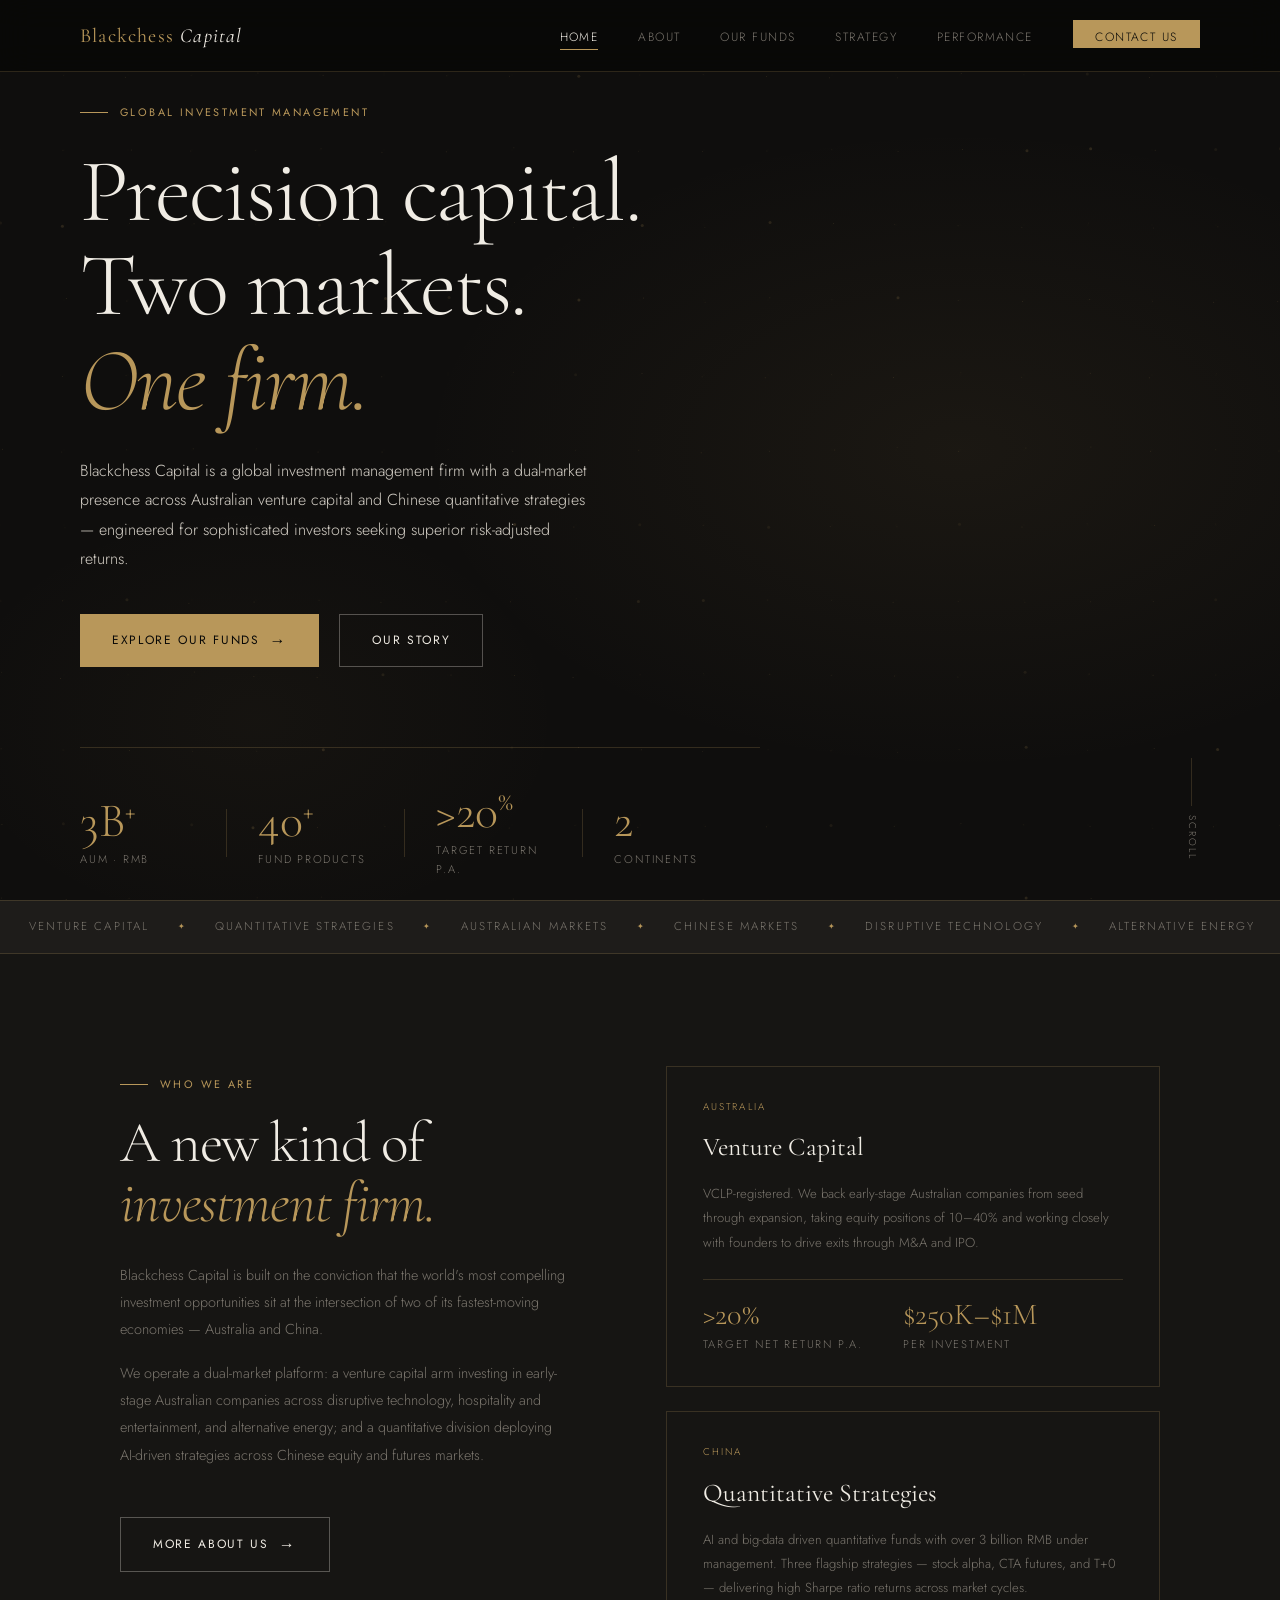
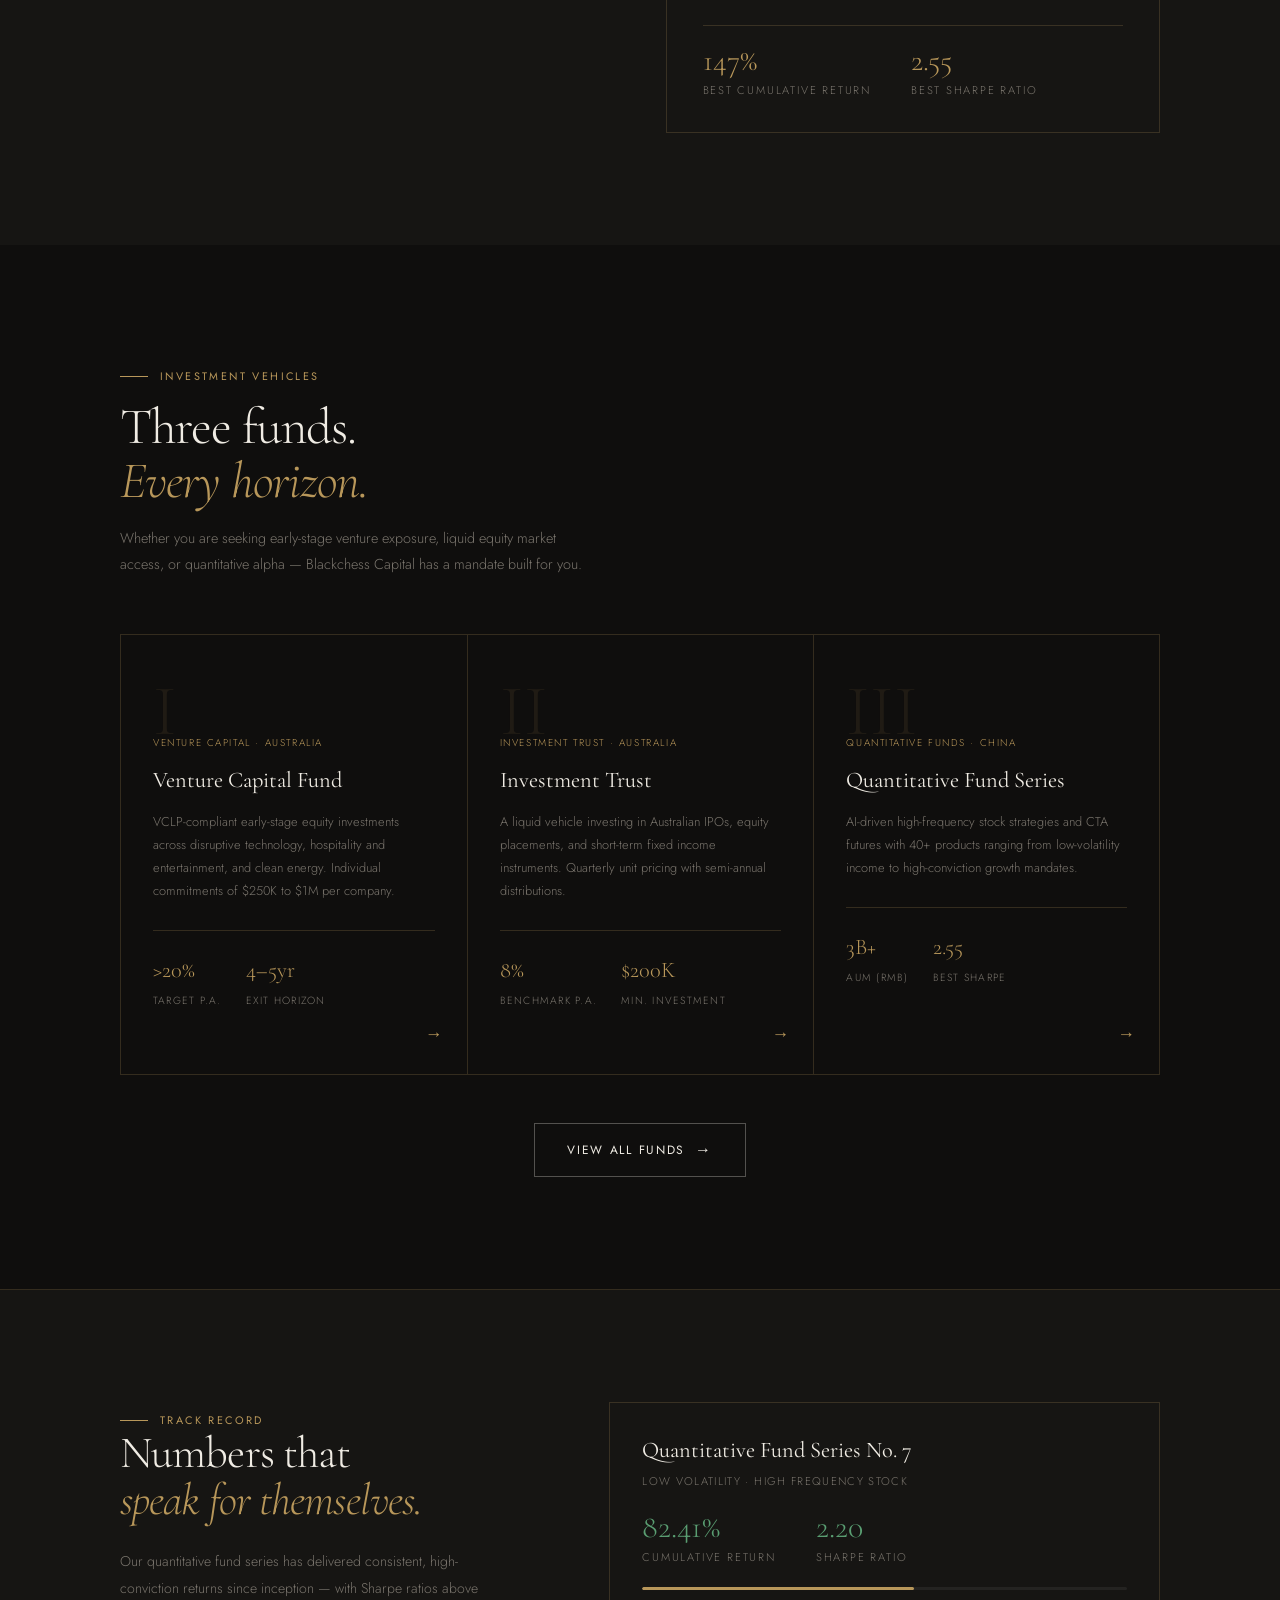
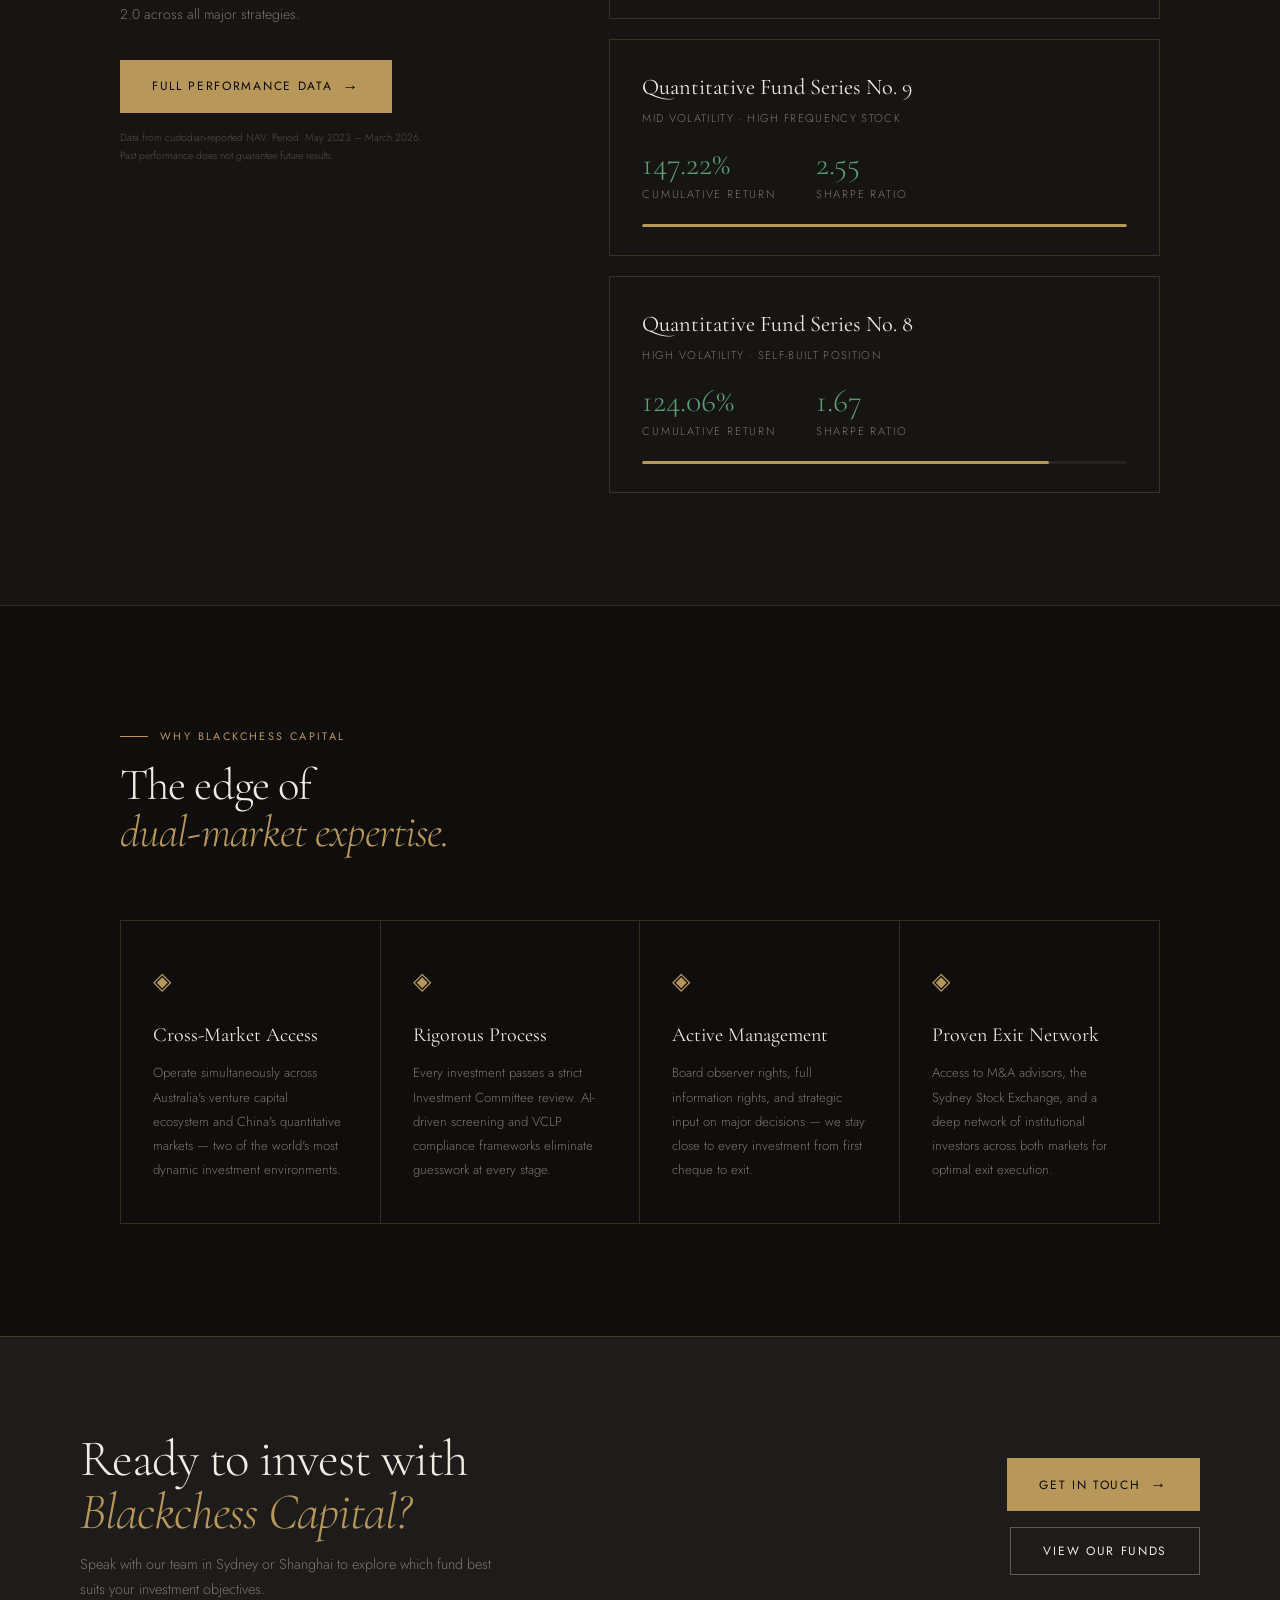
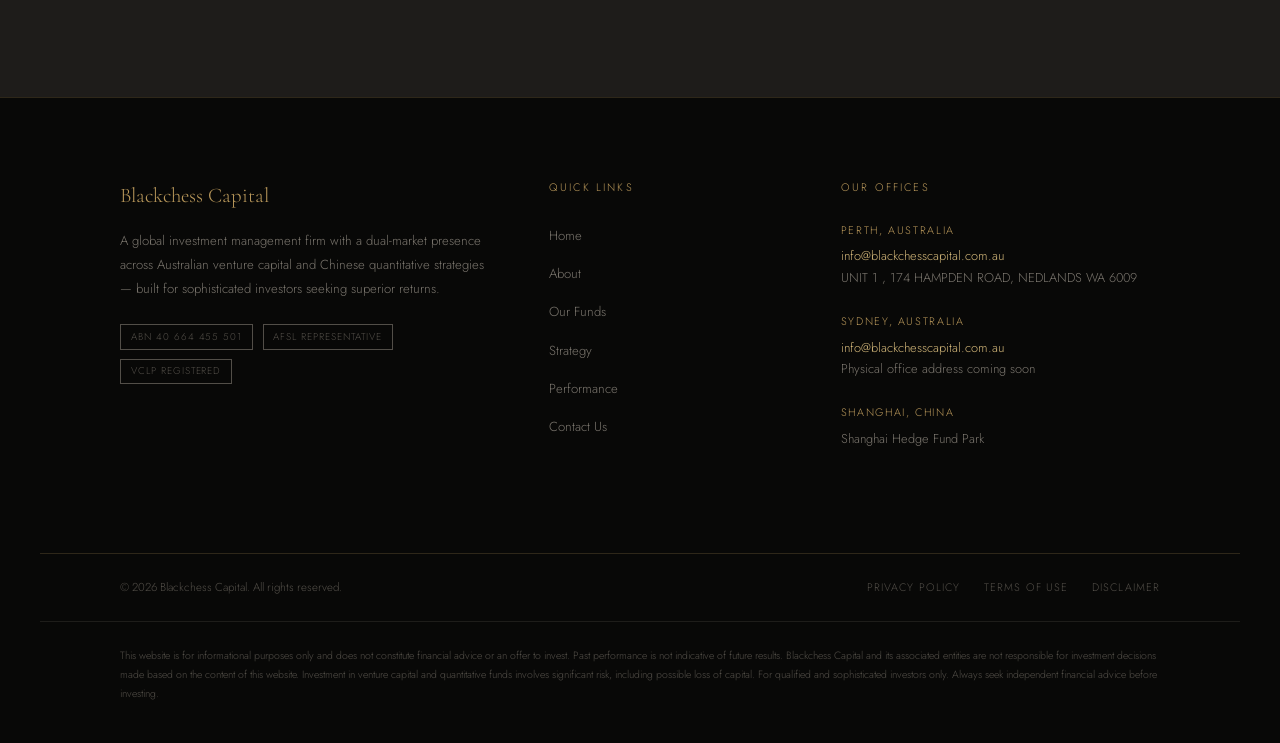
<file: index.html>
<!DOCTYPE html>
<html lang="en">
<head>
  <meta charset="UTF-8">
  <meta name="viewport" content="width=device-width, initial-scale=1.0">
  <title>Blackchess Capital — Global Investment Management</title>
  <meta name="description" content="Blackchess Capital is a global investment management firm operating across Australian venture capital and Chinese quantitative markets.">
  <link href="https://fonts.googleapis.com/css2?family=Cormorant+Garamond:ital,wght@0,300;0,400;0,500;1,300;1,400&family=Jost:wght@300;400;500&display=swap" rel="stylesheet">
  <style>
    :root {
      --black:#080807; --dark:#0f0e0d; --dark2:#161513; --dark3:#1e1c1a;
      --gold:#b8975a; --gold-light:#d4b87a; --gold-dim:rgba(184,151,90,0.12);
      --gold-border:rgba(184,151,90,0.22); --white:#f0ece4; --off-white:#d4cfc6;
      --muted:#7a756d; --muted2:#524e48; --green:#5a9e72; --nav-h:72px;
    }
    *,*::before,*::after{margin:0;padding:0;box-sizing:border-box}
    html{scroll-behavior:smooth}
    body{background:var(--dark);color:var(--white);font-family:'Jost',sans-serif;font-weight:300;line-height:1.7;overflow-x:hidden}
    ::-webkit-scrollbar{width:4px}::-webkit-scrollbar-track{background:var(--black)}::-webkit-scrollbar-thumb{background:var(--gold-border);border-radius:2px}
    ::selection{background:var(--gold);color:var(--black)}
    a{color:inherit;text-decoration:none} p{color:var(--off-white)}
    .section{padding:7rem 0;position:relative}
    .container{max-width:1200px;margin:0 auto;padding:0 5rem}
    .divider{height:0.5px;background:var(--gold-border)}
    .display{font-family:'Cormorant Garamond',serif;font-weight:300;line-height:1.05;letter-spacing:-0.02em}
    .display em{font-style:italic;color:var(--gold)}
    .eyebrow{display:inline-flex;align-items:center;gap:12px;font-size:0.68rem;letter-spacing:0.22em;text-transform:uppercase;color:var(--gold);font-family:'Jost',sans-serif;font-weight:400}
    .eyebrow::before{content:'';display:block;width:28px;height:0.5px;background:var(--gold);flex-shrink:0}
    .stat-num{font-family:'Cormorant Garamond',serif;font-size:3rem;font-weight:300;color:var(--gold);line-height:1}
    .stat-label{font-size:0.7rem;letter-spacing:0.16em;text-transform:uppercase;color:var(--muted);margin-top:0.3rem}
    .btn{display:inline-flex;align-items:center;gap:10px;padding:0.8rem 2rem;font-family:'Jost',sans-serif;font-size:0.75rem;font-weight:400;letter-spacing:0.14em;text-transform:uppercase;cursor:pointer;transition:all 0.28s ease;border:none}
    .btn-gold{background:var(--gold);color:var(--black)}.btn-gold:hover{background:var(--gold-light);transform:translateY(-1px)}
    .btn-outline{background:transparent;color:var(--white);border:0.5px solid rgba(240,236,228,0.3)}.btn-outline:hover{border-color:var(--gold);color:var(--gold);transform:translateY(-1px)}
    .btn-arrow::after{content:'→';font-size:1rem;transition:transform 0.2s}.btn-arrow:hover::after{transform:translateX(4px)}
    .reveal{opacity:0;transform:translateY(28px);transition:opacity 0.75s ease,transform 0.75s ease}
    .reveal.visible{opacity:1;transform:translateY(0)}
    .reveal-delay-1{transition-delay:0.1s}.reveal-delay-2{transition-delay:0.2s}
    .reveal-delay-3{transition-delay:0.3s}.reveal-delay-4{transition-delay:0.4s}

    /* NAV */
    #site-nav{position:fixed;top:0;left:0;right:0;height:var(--nav-h);z-index:1000;display:flex;align-items:center;justify-content:space-between;padding:0 5rem;background:rgba(8,8,7,0.92);backdrop-filter:blur(16px);border-bottom:0.5px solid var(--gold-border);transition:background 0.3s}
    .nav-logo{font-family:'Cormorant Garamond',serif;font-size:1.25rem;font-weight:400;color:var(--gold);letter-spacing:0.06em}
    .nav-logo span{color:var(--white);font-style:italic}
    .nav-links{display:flex;align-items:center;gap:2.5rem;list-style:none}
    .nav-links a{font-size:0.75rem;letter-spacing:0.12em;text-transform:uppercase;color:var(--muted);transition:color 0.25s;position:relative;padding-bottom:2px}
    .nav-links a::after{content:'';position:absolute;bottom:-2px;left:0;right:0;height:0.5px;background:var(--gold);transform:scaleX(0);transition:transform 0.25s}
    .nav-links a:hover,.nav-links a.active{color:var(--white)}.nav-links a:hover::after,.nav-links a.active::after{transform:scaleX(1)}
    .nav-cta{background:var(--gold)!important;color:var(--black)!important;padding:0.5rem 1.4rem}.nav-cta:hover{background:var(--gold-light)!important}.nav-cta::after{display:none!important}
    .hamburger{display:none;flex-direction:column;gap:5px;cursor:pointer;background:none;border:none;padding:4px}
    .hamburger span{display:block;width:22px;height:0.5px;background:var(--white);transition:all 0.3s}

    /* HERO */
    #hero{position:relative;min-height:100vh;display:flex;flex-direction:column;justify-content:center;padding:0 5rem;overflow:hidden}
    .hero-bg{position:absolute;inset:0;background:radial-gradient(ellipse 65% 55% at 75% 50%,rgba(184,151,90,0.07) 0%,transparent 65%),radial-gradient(ellipse 40% 40% at 20% 80%,rgba(184,151,90,0.04) 0%,transparent 60%)}
    #hero-canvas{position:absolute;inset:0;width:100%;height:100%;opacity:0.3}
    .hero-content{position:relative;z-index:2;max-width:720px;padding-top:var(--nav-h)}
    .hero-title{font-size:clamp(3.2rem,7vw,6.5rem);margin:1.5rem 0 1.75rem}
    .hero-desc{font-size:1rem;color:var(--off-white);line-height:1.85;max-width:520px;margin-bottom:2.5rem;opacity:0.8}
    .hero-cta{display:flex;gap:1.25rem;flex-wrap:wrap}
    .hero-stats{position:relative;z-index:2;display:flex;align-items:center;margin-top:5rem;padding-top:2.5rem;border-top:0.5px solid var(--gold-border);max-width:680px}
    .hero-stat{flex:1;padding-right:2rem}
    .hero-stat-div{width:0.5px;height:48px;background:var(--gold-border);margin-right:2rem;flex-shrink:0}
    .stat-plus{font-size:0.55em;vertical-align:super;color:var(--gold)}
    .hero-scroll{position:absolute;bottom:2.5rem;right:5rem;z-index:2;display:flex;flex-direction:column;align-items:center;gap:0.6rem}
    .scroll-line{width:0.5px;height:48px;background:var(--gold-border);animation:scrollPulse 2s ease-in-out infinite}
    @keyframes scrollPulse{0%,100%{opacity:0.3;transform:scaleY(0.6)}50%{opacity:1;transform:scaleY(1)}}
    .hero-scroll span{font-size:0.62rem;letter-spacing:0.2em;text-transform:uppercase;color:var(--muted);writing-mode:vertical-rl}

    /* MARQUEE */
    .marquee-wrap{background:var(--dark3);border-top:0.5px solid var(--gold-border);border-bottom:0.5px solid var(--gold-border);overflow:hidden;padding:1rem 0}
    .marquee-track{display:flex;width:max-content;animation:marquee 36s linear infinite}
    .marquee-track span{font-size:0.72rem;letter-spacing:0.18em;text-transform:uppercase;color:var(--muted);padding:0 1.8rem;white-space:nowrap}
    .marquee-track .sep{color:var(--gold);padding:0;font-size:0.5rem;display:flex;align-items:center}
    @keyframes marquee{from{transform:translateX(0)}to{transform:translateX(-50%)}}

    /* WHO WE ARE */
    #who{background:var(--dark2)}
    .who-grid{display:grid;grid-template-columns:1fr 1.1fr;gap:6rem;align-items:start}
    .who-title{font-size:clamp(2.4rem,4.5vw,3.8rem);margin:1.2rem 0 1.75rem}
    .who-body{font-size:0.9rem;color:var(--muted);line-height:1.9;margin-bottom:1rem}
    .who-right{display:flex;flex-direction:column;gap:1.5rem}
    .who-market-card{border:0.5px solid var(--gold-border);padding:2rem 2.25rem;transition:border-color 0.3s}
    .who-market-card:hover{border-color:rgba(184,151,90,0.5)}
    .who-market-label{font-size:0.62rem;letter-spacing:0.22em;text-transform:uppercase;color:var(--gold);margin-bottom:0.6rem}
    .who-market-title{font-family:'Cormorant Garamond',serif;font-size:1.6rem;font-weight:400;margin-bottom:0.85rem}
    .who-market-desc{font-size:0.82rem;color:var(--muted);line-height:1.85;margin-bottom:1.5rem}
    .who-market-stats{display:flex;gap:2.5rem;padding-top:1.25rem;border-top:0.5px solid var(--gold-border)}

    /* FUNDS */
    #funds-overview{background:var(--dark)}
    .section-header{margin-bottom:3.5rem}
    .section-header .eyebrow{margin-bottom:1rem}
    .funds-grid{display:grid;grid-template-columns:repeat(3,1fr)}
    .fund-tile{border:0.5px solid var(--gold-border);border-right:none;padding:2.5rem 2rem;position:relative;display:block;transition:background 0.3s,border-color 0.3s;overflow:hidden}
    .fund-tile:last-child{border-right:0.5px solid var(--gold-border)}
    .fund-tile::before{content:'';position:absolute;inset:0;background:var(--gold-dim);opacity:0;transition:opacity 0.3s}
    .fund-tile:hover::before{opacity:1}
    .fund-tile:hover{border-color:rgba(184,151,90,0.45)}
    .fund-tile-num{font-family:'Cormorant Garamond',serif;font-size:4.5rem;font-weight:300;color:rgba(184,151,90,0.1);line-height:1;margin-bottom:-0.75rem}
    .fund-tile-tag{font-size:0.62rem;letter-spacing:0.16em;text-transform:uppercase;color:var(--gold);display:block;margin-bottom:0.85rem}
    .fund-tile-name{font-family:'Cormorant Garamond',serif;font-size:1.4rem;font-weight:400;margin-bottom:1rem;line-height:1.25;color:var(--white)}
    .fund-tile-desc{font-size:0.8rem;color:var(--muted);line-height:1.8;margin-bottom:1.75rem}
    .fund-tile-stats{display:flex;gap:1.5rem;margin-bottom:1.5rem;padding-top:1.25rem;border-top:0.5px solid var(--gold-border)}
    .fund-tile-stats>div{display:flex;flex-direction:column;gap:0.2rem}
    .fund-stat-val{font-family:'Cormorant Garamond',serif;font-size:1.4rem;font-weight:300;color:var(--gold);display:block}
    .fund-stat-lbl{font-size:0.65rem;letter-spacing:0.12em;text-transform:uppercase;color:var(--muted);display:block}
    .fund-tile-arrow{font-size:1.1rem;color:var(--gold);position:absolute;bottom:1.5rem;right:1.5rem;transition:transform 0.2s}
    .fund-tile:hover .fund-tile-arrow{transform:translate(4px,-2px)}
    .funds-cta{margin-top:3rem;text-align:center}

    /* PERFORMANCE */
    #perf-snapshot{background:var(--dark2)}
    .perf-layout{display:grid;grid-template-columns:1fr 1.4fr;gap:6rem;align-items:start}
    .perf-right{display:flex;flex-direction:column;gap:1.25rem}
    .perf-card{border:0.5px solid var(--gold-border);padding:1.75rem 2rem;transition:border-color 0.3s}
    .perf-card:hover{border-color:rgba(184,151,90,0.5)}
    .perf-card-name{font-family:'Cormorant Garamond',serif;font-size:1.4rem;font-weight:400;margin-bottom:0.2rem}
    .perf-card-strategy{font-size:0.7rem;letter-spacing:0.12em;text-transform:uppercase;color:var(--muted);margin-bottom:1.25rem}
    .perf-card-nums{display:flex;gap:2.5rem;margin-bottom:1.25rem}
    .perf-big-num{font-family:'Cormorant Garamond',serif;font-size:2rem;font-weight:300;color:var(--green);line-height:1}
    .perf-bar-wrap{height:3px;background:rgba(255,255,255,0.06);border-radius:2px;overflow:hidden}
    .perf-bar{height:100%;width:var(--w);background:var(--gold);border-radius:2px}

    /* WHY */
    #why{background:var(--dark)}
    .why-header{margin-bottom:4rem}.why-header .eyebrow{margin-bottom:1rem}
    .why-grid{display:grid;grid-template-columns:repeat(4,1fr);border:0.5px solid var(--gold-border)}
    .why-item{padding:2.5rem 2rem;border-right:0.5px solid var(--gold-border);transition:background 0.3s}
    .why-item:last-child{border-right:none}.why-item:hover{background:var(--gold-dim)}
    .why-icon{font-size:1.5rem;color:var(--gold);margin-bottom:1.25rem;display:block}
    .why-title{font-family:'Cormorant Garamond',serif;font-size:1.25rem;font-weight:400;margin-bottom:0.85rem;line-height:1.3}
    .why-desc{font-size:0.82rem;color:var(--muted);line-height:1.85}

    /* CTA BANNER */
    #cta-banner{background:var(--dark3);border-top:0.5px solid var(--gold-border);padding:6rem 5rem}
    .cta-banner-inner{max-width:1200px;margin:0 auto;display:grid;grid-template-columns:1fr auto;gap:3rem 5rem;align-items:center}
    .cta-banner-inner p{font-size:0.9rem;color:var(--muted);max-width:420px;margin-top:0.75rem}
    .cta-banner-btns{display:flex;flex-direction:column;gap:1rem;align-items:flex-end}

    /* FOOTER */
    #site-footer{background:var(--black);border-top:0.5px solid var(--gold-border)}
    .footer-main{display:grid;grid-template-columns:1.6fr 1fr 1.4fr;gap:4rem;padding:5rem;max-width:1200px;margin:0 auto}
    .footer-brand-name{font-family:'Cormorant Garamond',serif;font-size:1.3rem;color:var(--gold);margin-bottom:1rem}
    .footer-brand-desc{font-size:0.82rem;color:var(--muted);line-height:1.8;margin-bottom:1.5rem}
    .footer-tags{display:flex;gap:0.6rem;flex-wrap:wrap}
    .footer-tags span{font-size:0.62rem;letter-spacing:0.1em;text-transform:uppercase;color:var(--muted2);border:0.5px solid var(--muted2);padding:0.2rem 0.6rem}
    .footer-col-title{font-size:0.68rem;letter-spacing:0.2em;text-transform:uppercase;color:var(--gold);margin-bottom:1.5rem}
    .footer-links{list-style:none;display:flex;flex-direction:column;gap:0.7rem}
    .footer-links a{font-size:0.82rem;color:var(--muted);transition:color 0.2s}
    .footer-links a:hover{color:var(--gold)}
    .footer-office{margin-bottom:1.5rem}
    .footer-office-city{font-size:0.68rem;letter-spacing:0.15em;text-transform:uppercase;color:var(--gold);margin-bottom:0.4rem}
    .footer-office p{font-size:0.8rem;color:var(--muted);line-height:1.65}
    .footer-office a{color:var(--gold-light);transition:color 0.2s}.footer-office a:hover{color:var(--gold)}
    .footer-bottom{border-top:0.5px solid var(--gold-border);padding:1.5rem 5rem;max-width:1200px;margin:0 auto;display:flex;justify-content:space-between;align-items:center;gap:1rem;flex-wrap:wrap}
    .footer-copy{font-size:0.72rem;color:var(--muted2)}
    .footer-legal{display:flex;gap:1.5rem}
    .footer-legal a{font-size:0.68rem;letter-spacing:0.1em;text-transform:uppercase;color:var(--muted2);transition:color 0.2s}
    .footer-legal a:hover{color:var(--muted)}
    .footer-disclaimer{border-top:0.5px solid rgba(80,76,72,0.3);padding:1.5rem 5rem 2.5rem;max-width:1200px;margin:0 auto}
    .footer-disclaimer p{font-size:0.66rem;color:var(--muted2);line-height:1.8}

    /* RESPONSIVE */
    @media(max-width:1100px){
      .who-grid,.perf-layout{grid-template-columns:1fr;gap:3rem}
      .funds-grid{grid-template-columns:1fr}
      .fund-tile{border-right:0.5px solid var(--gold-border);border-bottom:none}
      .fund-tile:last-child{border-bottom:0.5px solid var(--gold-border)}
      .why-grid{grid-template-columns:1fr 1fr}
      .why-item:nth-child(2){border-right:none}
      .why-item:nth-child(3){border-top:0.5px solid var(--gold-border)}
      .why-item:nth-child(4){border-top:0.5px solid var(--gold-border);border-right:none}
      .cta-banner-inner{grid-template-columns:1fr}
      .cta-banner-btns{flex-direction:row;align-items:flex-start}
      .footer-main{grid-template-columns:1fr;gap:2.5rem;padding:3rem 1.5rem}
      .footer-bottom,.footer-disclaimer{padding-left:1.5rem;padding-right:1.5rem}
    }
    @media(max-width:768px){
      #site-nav{padding:0 1.5rem}
      .nav-links{display:none;position:fixed;top:var(--nav-h);left:0;right:0;flex-direction:column;background:var(--black);padding:2rem 1.5rem;gap:1.5rem;border-bottom:0.5px solid var(--gold-border)}
      .nav-links.open{display:flex}
      .hamburger{display:flex}
      #hero{padding:0 1.5rem}
      .hero-stats{flex-wrap:wrap;gap:1.5rem}
      .hero-stat-div{display:none}
      .container{padding:0 1.5rem}
      .section{padding:4rem 0}
      .why-grid{grid-template-columns:1fr}
      .why-item{border-right:none!important;border-bottom:0.5px solid var(--gold-border)}
      .why-item:last-child{border-bottom:none}
      #cta-banner{padding:4rem 1.5rem}
      .hero-scroll{display:none}
    }
  </style>
</head>
<body>

<!-- NAV -->
<nav id="site-nav">
  <a class="nav-logo" href="index.html">Blackchess <span>Capital</span></a>
  <ul class="nav-links" id="nav-links">
    <li><a href="index.html" class="active">Home</a></li>
    <li><a href="about.html">About</a></li>
    <li><a href="funds.html">Our Funds</a></li>
    <li><a href="strategy.html">Strategy</a></li>
    <li><a href="performance.html">Performance</a></li>
    
    <li><a href="contact.html" class="nav-cta">Contact Us</a></li>
  </ul>
  <button class="hamburger" id="hamburger" aria-label="Toggle menu">
    <span></span><span></span><span></span>
  </button>
</nav>

<!-- HERO -->
<section id="hero">
  <div class="hero-bg"></div>
  <canvas id="hero-canvas"></canvas>
  <div class="hero-content">
    <div class="eyebrow reveal">Global Investment Management</div>
    <h1 class="display hero-title reveal reveal-delay-1">
      Precision capital.<br>Two markets.<br><em>One firm.</em>
    </h1>
    <p class="hero-desc reveal reveal-delay-2">
      Blackchess Capital is a global investment management firm with a
      dual-market presence across Australian venture capital and Chinese
      quantitative strategies — engineered for sophisticated investors
      seeking superior risk-adjusted returns.
    </p>
    <div class="hero-cta reveal reveal-delay-3">
      <a href="funds.html" class="btn btn-gold btn-arrow">Explore Our Funds</a>
      <a href="about.html" class="btn btn-outline">Our Story</a>
    </div>
  </div>
  <div class="hero-stats reveal reveal-delay-4">
    <div class="hero-stat">
      <div class="stat-num">3B<span class="stat-plus">+</span></div>
      <div class="stat-label">AUM · RMB</div>
    </div>
    <div class="hero-stat-div"></div>
    <div class="hero-stat">
      <div class="stat-num">40<span class="stat-plus">+</span></div>
      <div class="stat-label">Fund Products</div>
    </div>
    <div class="hero-stat-div"></div>
    <div class="hero-stat">
      <div class="stat-num">&gt;20<span class="stat-plus">%</span></div>
      <div class="stat-label">Target Return p.a.</div>
    </div>
    <div class="hero-stat-div"></div>
    <div class="hero-stat">
      <div class="stat-num">2</div>
      <div class="stat-label">Continents</div>
    </div>
  </div>
  <div class="hero-scroll">
    <div class="scroll-line"></div>
    <span>Scroll</span>
  </div>
</section>

<!-- MARQUEE -->
<div class="marquee-wrap">
  <div class="marquee-track">
    <span>Venture Capital</span><span class="sep">✦</span>
    <span>Quantitative Strategies</span><span class="sep">✦</span>
    <span>Australian Markets</span><span class="sep">✦</span>
    <span>Chinese Markets</span><span class="sep">✦</span>
    <span>Disruptive Technology</span><span class="sep">✦</span>
    <span>Alternative Energy</span><span class="sep">✦</span>
    <span>Hospitality &amp; Entertainment</span><span class="sep">✦</span>
    <span>IPO &amp; Placements</span><span class="sep">✦</span>
    <span>CTA Strategies</span><span class="sep">✦</span>
    <span>Venture Capital</span><span class="sep">✦</span>
    <span>Quantitative Strategies</span><span class="sep">✦</span>
    <span>Australian Markets</span><span class="sep">✦</span>
    <span>Chinese Markets</span><span class="sep">✦</span>
    <span>Disruptive Technology</span><span class="sep">✦</span>
    <span>Alternative Energy</span><span class="sep">✦</span>
    <span>Hospitality &amp; Entertainment</span><span class="sep">✦</span>
    <span>IPO &amp; Placements</span><span class="sep">✦</span>
    <span>CTA Strategies</span><span class="sep">✦</span>
  </div>
</div>

<!-- WHO WE ARE -->
<section class="section" id="who">
  <div class="container">
    <div class="who-grid">
      <div class="who-left reveal">
        <div class="eyebrow">Who We Are</div>
        <h2 class="display who-title">A new kind of<br><em>investment firm.</em></h2>
        <p class="who-body">
          Blackchess Capital is built on the conviction that the world's most
          compelling investment opportunities sit at the intersection of two of
          its fastest-moving economies — Australia and China.
        </p>
        <p class="who-body">
          We operate a dual-market platform: a venture capital arm investing in
          early-stage Australian companies across disruptive technology, hospitality
          and entertainment, and alternative energy; and a quantitative division
          deploying AI-driven strategies across Chinese equity and futures markets.
        </p>
        <a href="about.html" class="btn btn-outline btn-arrow" style="margin-top:2rem;">More About Us</a>
      </div>
      <div class="who-right reveal reveal-delay-2">
        <div class="who-market-card">
          <div class="who-market-label">Australia</div>
          <h3 class="who-market-title">Venture Capital</h3>
          <p class="who-market-desc">
            VCLP-registered. We back early-stage Australian companies from seed
            through expansion, taking equity positions of 10–40% and working
            closely with founders to drive exits through M&amp;A and IPO.
          </p>
          <div class="who-market-stats">
            <div>
              <div class="stat-num" style="font-size:1.9rem;">&gt;20%</div>
              <div class="stat-label">Target Net Return p.a.</div>
            </div>
            <div>
              <div class="stat-num" style="font-size:1.9rem;">$250K–$1M</div>
              <div class="stat-label">Per Investment</div>
            </div>
          </div>
        </div>
        <div class="who-market-card">
          <div class="who-market-label">China</div>
          <h3 class="who-market-title">Quantitative Strategies</h3>
          <p class="who-market-desc">
            AI and big-data driven quantitative funds with over 3 billion RMB
            under management. Three flagship strategies — stock alpha, CTA futures,
            and T+0 — delivering high Sharpe ratio returns across market cycles.
          </p>
          <div class="who-market-stats">
            <div>
              <div class="stat-num" style="font-size:1.9rem;">147%</div>
              <div class="stat-label">Best Cumulative Return</div>
            </div>
            <div>
              <div class="stat-num" style="font-size:1.9rem;">2.55</div>
              <div class="stat-label">Best Sharpe Ratio</div>
            </div>
          </div>
        </div>
      </div>
    </div>
  </div>
</section>

<div class="divider"></div>

<!-- FUNDS OVERVIEW -->
<section class="section" id="funds-overview">
  <div class="container">
    <div class="section-header reveal">
      <div class="eyebrow">Investment Vehicles</div>
      <h2 class="display" style="font-size:clamp(2.2rem,4vw,3.2rem);">Three funds.<br><em>Every horizon.</em></h2>
      <p style="font-size:0.9rem;color:var(--muted);max-width:480px;margin-top:1rem;line-height:1.85;">
        Whether you are seeking early-stage venture exposure, liquid equity market
        access, or quantitative alpha — Blackchess Capital has a mandate built for you.
      </p>
    </div>
    <div class="funds-grid">
      <a href="funds.html#vc-fund" class="fund-tile reveal reveal-delay-1">
        <div class="fund-tile-num">I</div>
        <div class="fund-tile-tag">Venture Capital · Australia</div>
        <h3 class="fund-tile-name">Venture Capital Fund</h3>
        <p class="fund-tile-desc">VCLP-compliant early-stage equity investments across disruptive technology, hospitality and entertainment, and clean energy. Individual commitments of $250K to $1M per company.</p>
        <div class="fund-tile-stats">
          <div><span class="fund-stat-val">&gt;20%</span><span class="fund-stat-lbl">Target p.a.</span></div>
          <div><span class="fund-stat-val">4–5yr</span><span class="fund-stat-lbl">Exit horizon</span></div>
        </div>
        <div class="fund-tile-arrow">→</div>
      </a>
      <a href="funds.html#trust" class="fund-tile reveal reveal-delay-2">
        <div class="fund-tile-num">II</div>
        <div class="fund-tile-tag">Investment Trust · Australia</div>
        <h3 class="fund-tile-name">Investment Trust</h3>
        <p class="fund-tile-desc">A liquid vehicle investing in Australian IPOs, equity placements, and short-term fixed income instruments. Quarterly unit pricing with semi-annual distributions.</p>
        <div class="fund-tile-stats">
          <div><span class="fund-stat-val">8%</span><span class="fund-stat-lbl">Benchmark p.a.</span></div>
          <div><span class="fund-stat-val">$200K</span><span class="fund-stat-lbl">Min. investment</span></div>
        </div>
        <div class="fund-tile-arrow">→</div>
      </a>
      <a href="funds.html#quant" class="fund-tile reveal reveal-delay-3">
        <div class="fund-tile-num">III</div>
        <div class="fund-tile-tag">Quantitative Funds · China</div>
        <h3 class="fund-tile-name">Quantitative Fund Series</h3>
        <p class="fund-tile-desc">AI-driven high-frequency stock strategies and CTA futures with 40+ products ranging from low-volatility income to high-conviction growth mandates.</p>
        <div class="fund-tile-stats">
          <div><span class="fund-stat-val">3B+</span><span class="fund-stat-lbl">AUM (RMB)</span></div>
          <div><span class="fund-stat-val">2.55</span><span class="fund-stat-lbl">Best Sharpe</span></div>
        </div>
        <div class="fund-tile-arrow">→</div>
      </a>
    </div>
    <div class="funds-cta reveal">
      <a href="funds.html" class="btn btn-outline btn-arrow">View All Funds</a>
    </div>
  </div>
</section>

<div class="divider"></div>

<!-- PERFORMANCE SNAPSHOT -->
<section class="section" id="perf-snapshot">
  <div class="container">
    <div class="perf-layout">
      <div class="perf-left reveal">
        <div class="eyebrow">Track Record</div>
        <h2 class="display" style="font-size:clamp(2rem,3.5vw,3rem);">Numbers that<br><em>speak for themselves.</em></h2>
        <p style="font-size:0.88rem;color:var(--muted);margin-top:1.5rem;line-height:1.9;max-width:380px;">
          Our quantitative fund series has delivered consistent, high-conviction
          returns since inception — with Sharpe ratios above 2.0 across all major strategies.
        </p>
        <a href="performance.html" class="btn btn-gold btn-arrow" style="margin-top:2rem;">Full Performance Data</a>
        <p style="font-size:0.65rem;color:var(--muted2);margin-top:1rem;max-width:320px;line-height:1.7;">
          Data from custodian-reported NAV. Period: May 2023 – March 2026.
          Past performance does not guarantee future results.
        </p>
      </div>
      <div class="perf-right">
        <div class="perf-card reveal reveal-delay-1">
          <div class="perf-card-name">Quantitative Fund Series No. 7</div>
          <div class="perf-card-strategy">Low Volatility · High Frequency Stock</div>
          <div class="perf-card-nums">
            <div><div class="perf-big-num">82.41%</div><div class="stat-label">Cumulative Return</div></div>
            <div><div class="perf-big-num">2.20</div><div class="stat-label">Sharpe Ratio</div></div>
          </div>
          <div class="perf-bar-wrap"><div class="perf-bar" style="--w:56%"></div></div>
        </div>
        <div class="perf-card reveal reveal-delay-2">
          <div class="perf-card-name">Quantitative Fund Series No. 9</div>
          <div class="perf-card-strategy">Mid Volatility · High Frequency Stock</div>
          <div class="perf-card-nums">
            <div><div class="perf-big-num">147.22%</div><div class="stat-label">Cumulative Return</div></div>
            <div><div class="perf-big-num">2.55</div><div class="stat-label">Sharpe Ratio</div></div>
          </div>
          <div class="perf-bar-wrap"><div class="perf-bar" style="--w:100%"></div></div>
        </div>
        <div class="perf-card reveal reveal-delay-3">
          <div class="perf-card-name">Quantitative Fund Series No. 8</div>
          <div class="perf-card-strategy">High Volatility · Self-Built Position</div>
          <div class="perf-card-nums">
            <div><div class="perf-big-num">124.06%</div><div class="stat-label">Cumulative Return</div></div>
            <div><div class="perf-big-num">1.67</div><div class="stat-label">Sharpe Ratio</div></div>
          </div>
          <div class="perf-bar-wrap"><div class="perf-bar" style="--w:84%"></div></div>
        </div>
      </div>
    </div>
  </div>
</section>

<div class="divider"></div>

<!-- WHY BLACK CHESS -->
<section class="section" id="why">
  <div class="container">
    <div class="why-header reveal">
      <div class="eyebrow">Why Blackchess Capital</div>
      <h2 class="display" style="font-size:clamp(2rem,3.5vw,3rem);">The edge of<br><em>dual-market expertise.</em></h2>
    </div>
    <div class="why-grid">
      <div class="why-item reveal reveal-delay-1">
        <div class="why-icon">◈</div>
        <h3 class="why-title">Cross-Market Access</h3>
        <p class="why-desc">Operate simultaneously across Australia's venture capital ecosystem and China's quantitative markets — two of the world's most dynamic investment environments.</p>
      </div>
      <div class="why-item reveal reveal-delay-2">
        <div class="why-icon">◈</div>
        <h3 class="why-title">Rigorous Process</h3>
        <p class="why-desc">Every investment passes a strict Investment Committee review. AI-driven screening and VCLP compliance frameworks eliminate guesswork at every stage.</p>
      </div>
      <div class="why-item reveal reveal-delay-3">
        <div class="why-icon">◈</div>
        <h3 class="why-title">Active Management</h3>
        <p class="why-desc">Board observer rights, full information rights, and strategic input on major decisions — we stay close to every investment from first cheque to exit.</p>
      </div>
      <div class="why-item reveal reveal-delay-4">
        <div class="why-icon">◈</div>
        <h3 class="why-title">Proven Exit Network</h3>
        <p class="why-desc">Access to M&amp;A advisors, the Sydney Stock Exchange, and a deep network of institutional investors across both markets for optimal exit execution.</p>
      </div>
    </div>
  </div>
</section>

<!-- CTA BANNER -->
<section id="cta-banner">
  <div class="cta-banner-inner reveal">
    <div>
      <h2 class="display" style="font-size:clamp(2rem,4vw,3.2rem);">Ready to invest with<br><em>Blackchess Capital?</em></h2>
      <p>Speak with our team in Sydney or Shanghai to explore which fund best suits your investment objectives.</p>
    </div>
    <div class="cta-banner-btns">
      <a href="contact.html" class="btn btn-gold btn-arrow">Get In Touch</a>
      <a href="funds.html" class="btn btn-outline">View Our Funds</a>
    </div>
  </div>
</section>

<!-- FOOTER -->
<footer id="site-footer">
  <div class="footer-main">
    <div>
      <div class="footer-brand-name">Blackchess Capital</div>
      <p class="footer-brand-desc">A global investment management firm with a dual-market presence across Australian venture capital and Chinese quantitative strategies — built for sophisticated investors seeking superior returns.</p>
      <div class="footer-tags">
        <span>ABN 40 664 455 501</span>
        <span>AFSL Representative</span>
        <span>VCLP Registered</span>
      </div>
    </div>
    <div>
      <div class="footer-col-title">Quick Links</div>
      <ul class="footer-links">
        <li><a href="index.html">Home</a></li>
        <li><a href="about.html">About</a></li>
        <li><a href="funds.html">Our Funds</a></li>
        <li><a href="strategy.html">Strategy</a></li>
        <li><a href="performance.html">Performance</a></li>
        
        <li><a href="contact.html">Contact Us</a></li>
      </ul>
    </div>
    <div>
      <div class="footer-col-title">Our Offices</div>
      <div class="footer-office">
        <div class="footer-office-city">Perth, Australia</div>
        <p><a href="mailto:info@blackchesscapital.com.au">info@blackchesscapital.com.au</a> <br>
          UNIT 1 , 174 HAMPDEN ROAD, NEDLANDS WA 6009</p>
      </div>
      <div class="footer-office">
        <div class="footer-office-city">Sydney, Australia <span style="font-size:0.6rem;color:var(--muted2);letter-spacing:0.1em;"></span></div>
        <p><a href="mailto:info@blackchesscapital.com.au">info@blackchesscapital.com.au</a> <br>
          Physical office address coming soon</p>
      </div>
      <div class="footer-office">
        <div class="footer-office-city">Shanghai, China</div>
        <p>Shanghai Hedge Fund Park</p>
      </div>
    </div>
  </div>
  <div class="footer-bottom">
    <p class="footer-copy">© 2026 Blackchess Capital. All rights reserved.</p>
    <div class="footer-legal">
      <a href="#">Privacy Policy</a>
      <a href="#">Terms of Use</a>
      <a href="#">Disclaimer</a>
    </div>
  </div>
  <div class="footer-disclaimer">
    <p>This website is for informational purposes only and does not constitute financial advice or an offer to invest. Past performance is not indicative of future results. Blackchess Capital and its associated entities are not responsible for investment decisions made based on the content of this website. Investment in venture capital and quantitative funds involves significant risk, including possible loss of capital. For qualified and sophisticated investors only. Always seek independent financial advice before investing.</p>
  </div>
</footer>

<script>
  /* NAV */
  document.getElementById('hamburger').addEventListener('click', () => {
    document.getElementById('nav-links').classList.toggle('open');
  });
  window.addEventListener('scroll', () => {
    document.getElementById('site-nav').style.background =
      window.scrollY > 60 ? 'rgba(8,8,7,0.98)' : 'rgba(8,8,7,0.92)';
  });

  /* SCROLL REVEAL */
  const obs = new IntersectionObserver(entries => {
    entries.forEach(e => {
      if (e.isIntersecting) { e.target.classList.add('visible'); obs.unobserve(e.target); }
    });
  }, { threshold: 0.1 });
  document.querySelectorAll('.reveal').forEach(el => obs.observe(el));

  /* Hero fires immediately */
  document.querySelectorAll('#hero .reveal').forEach((el, i) => {
    setTimeout(() => el.classList.add('visible'), 150 + i * 160);
  });

  /* ANIMATED CANVAS GRID */
  (function () {
    const canvas = document.getElementById('hero-canvas');
    const ctx = canvas.getContext('2d');
    let W, H, t = 0, dots = [];
    const COLS = 20, ROWS = 12;

    function resize() {
      W = canvas.width = canvas.offsetWidth;
      H = canvas.height = canvas.offsetHeight;
      dots = [];
      for (let r = 0; r <= ROWS; r++) {
        for (let c = 0; c <= COLS; c++) {
          dots.push({
            bx: c * W / COLS, by: r * H / ROWS,
            ph: Math.random() * Math.PI * 2,
            sp: 0.3 + Math.random() * 0.4,
            amp: 3 + Math.random() * 6,
            sz: Math.random() > 0.85 ? 1.5 : 0.5
          });
        }
      }
    }

    function draw() {
      ctx.clearRect(0, 0, W, H);
      t += 0.007;
      const gx = W / COLS, gy = H / ROWS;
      ctx.strokeStyle = 'rgba(184,151,90,0.055)';
      ctx.lineWidth = 0.5;
      for (let c = 0; c <= COLS; c++) {
        ctx.beginPath(); ctx.moveTo(c * gx, 0); ctx.lineTo(c * gx, H); ctx.stroke();
      }
      for (let r = 0; r <= ROWS; r++) {
        ctx.beginPath(); ctx.moveTo(0, r * gy); ctx.lineTo(W, r * gy); ctx.stroke();
      }
      dots.forEach(d => {
        const x = d.bx + Math.sin(t * d.sp + d.ph) * d.amp * 0.4;
        const y = d.by + Math.cos(t * d.sp + d.ph * 1.3) * d.amp * 0.4;
        const a = 0.15 + 0.45 * Math.abs(Math.sin(t * d.sp + d.ph));
        ctx.beginPath(); ctx.arc(x, y, d.sz, 0, Math.PI * 2);
        ctx.fillStyle = `rgba(184,151,90,${a})`; ctx.fill();
      });
      requestAnimationFrame(draw);
    }

    window.addEventListener('resize', resize);
    resize(); draw();
  })();
</script>
</body>
</html>
</file>
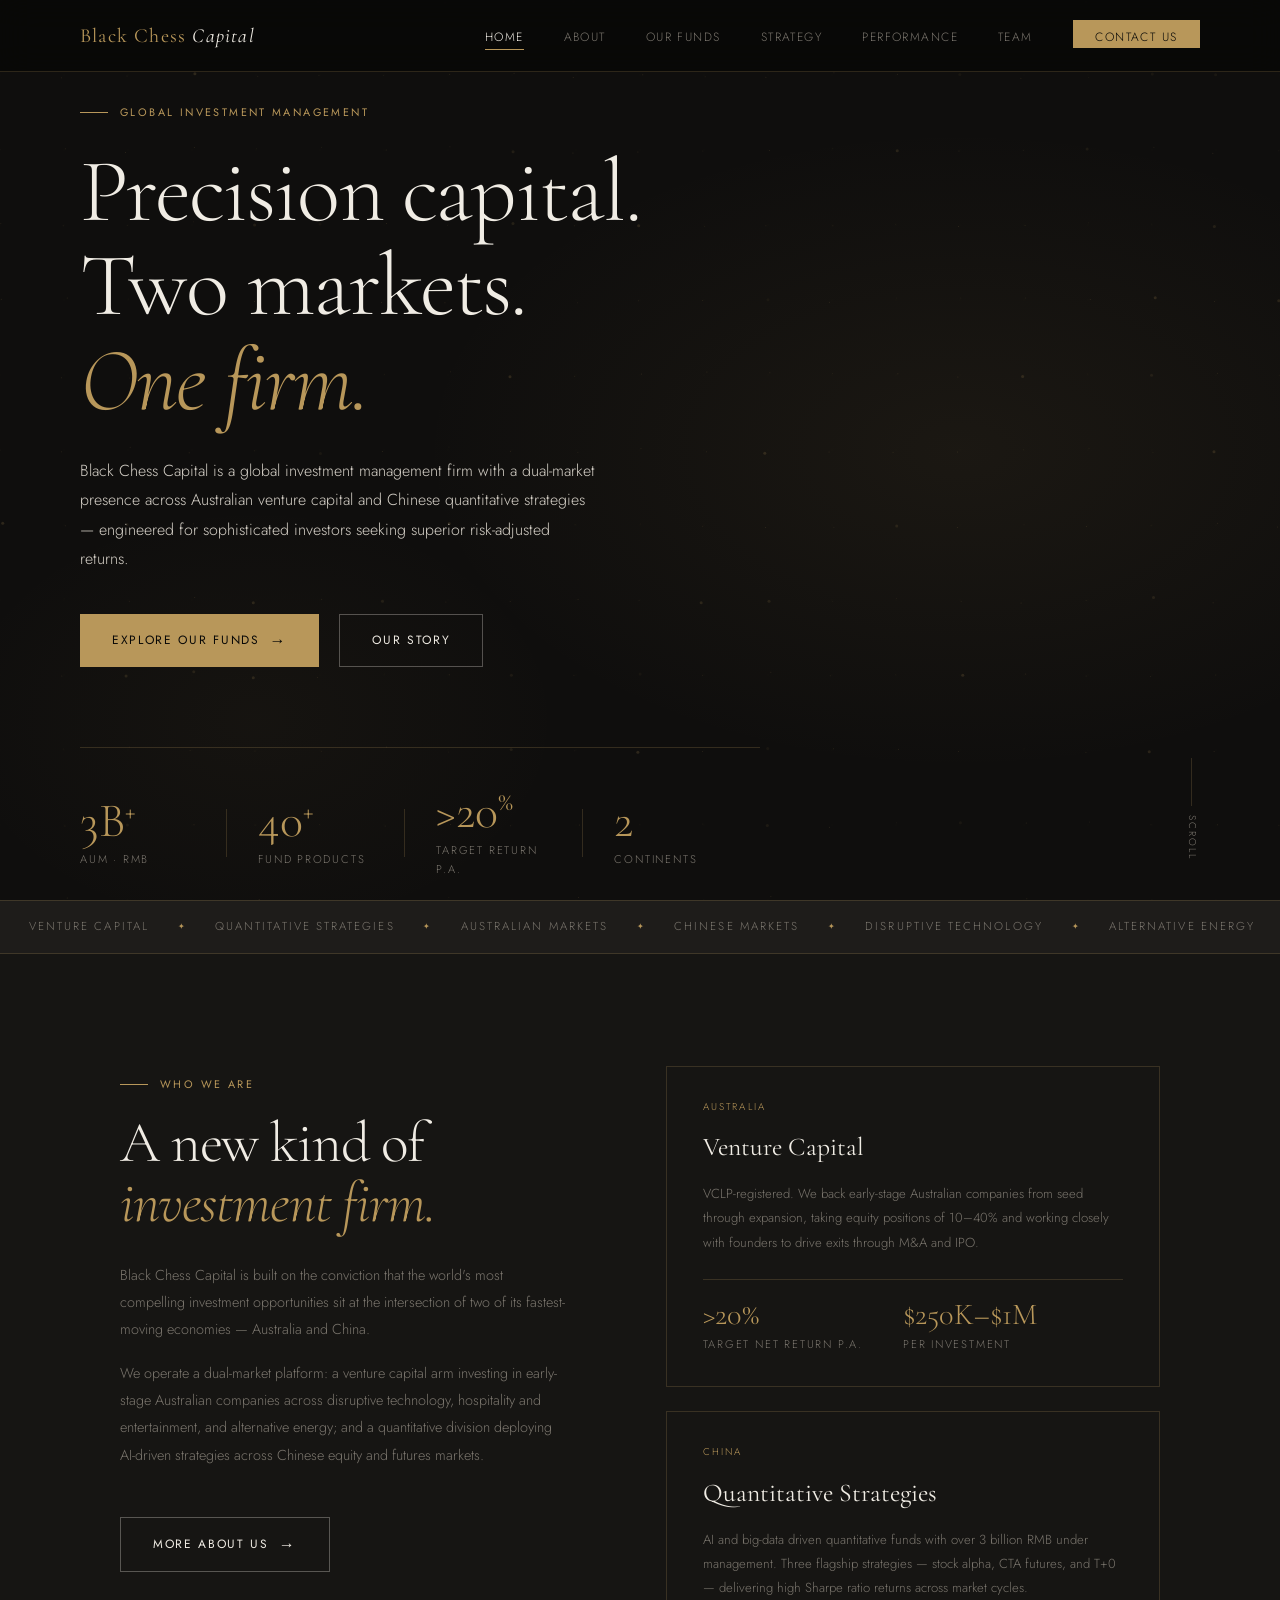
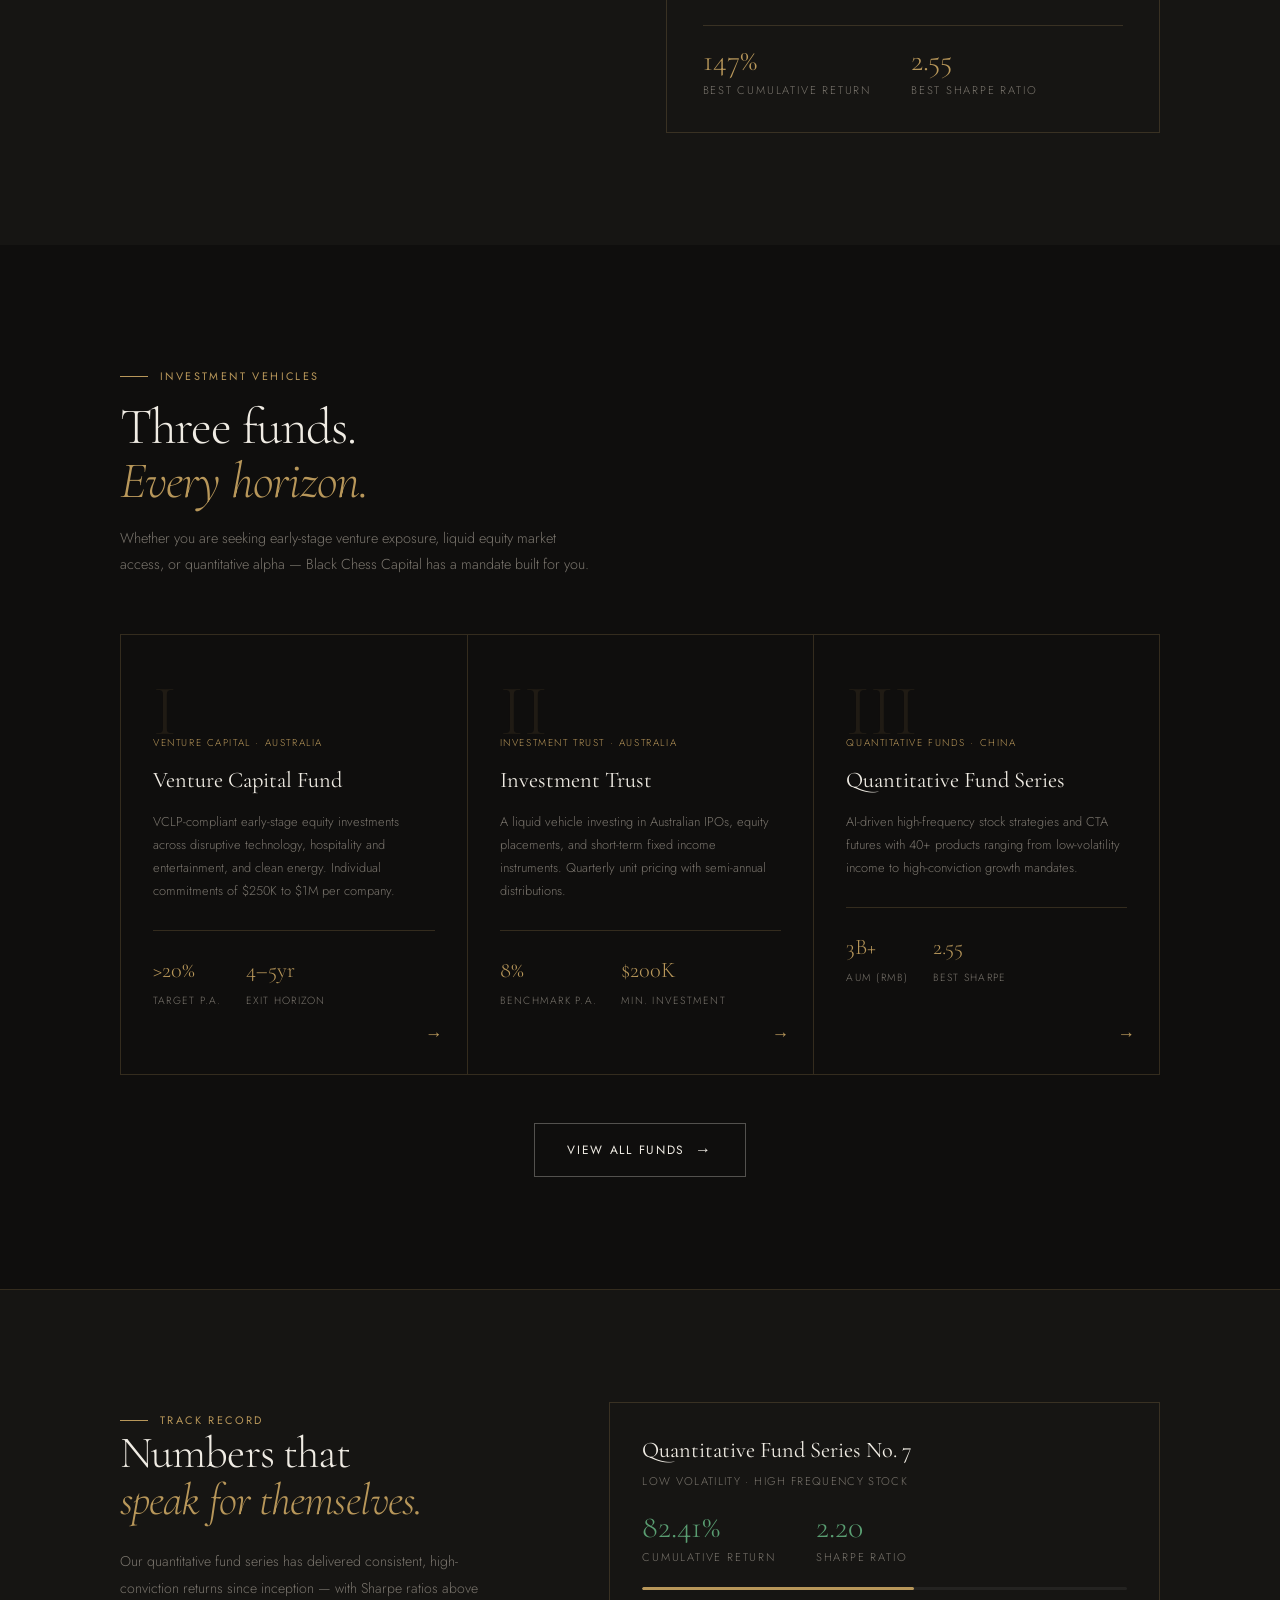
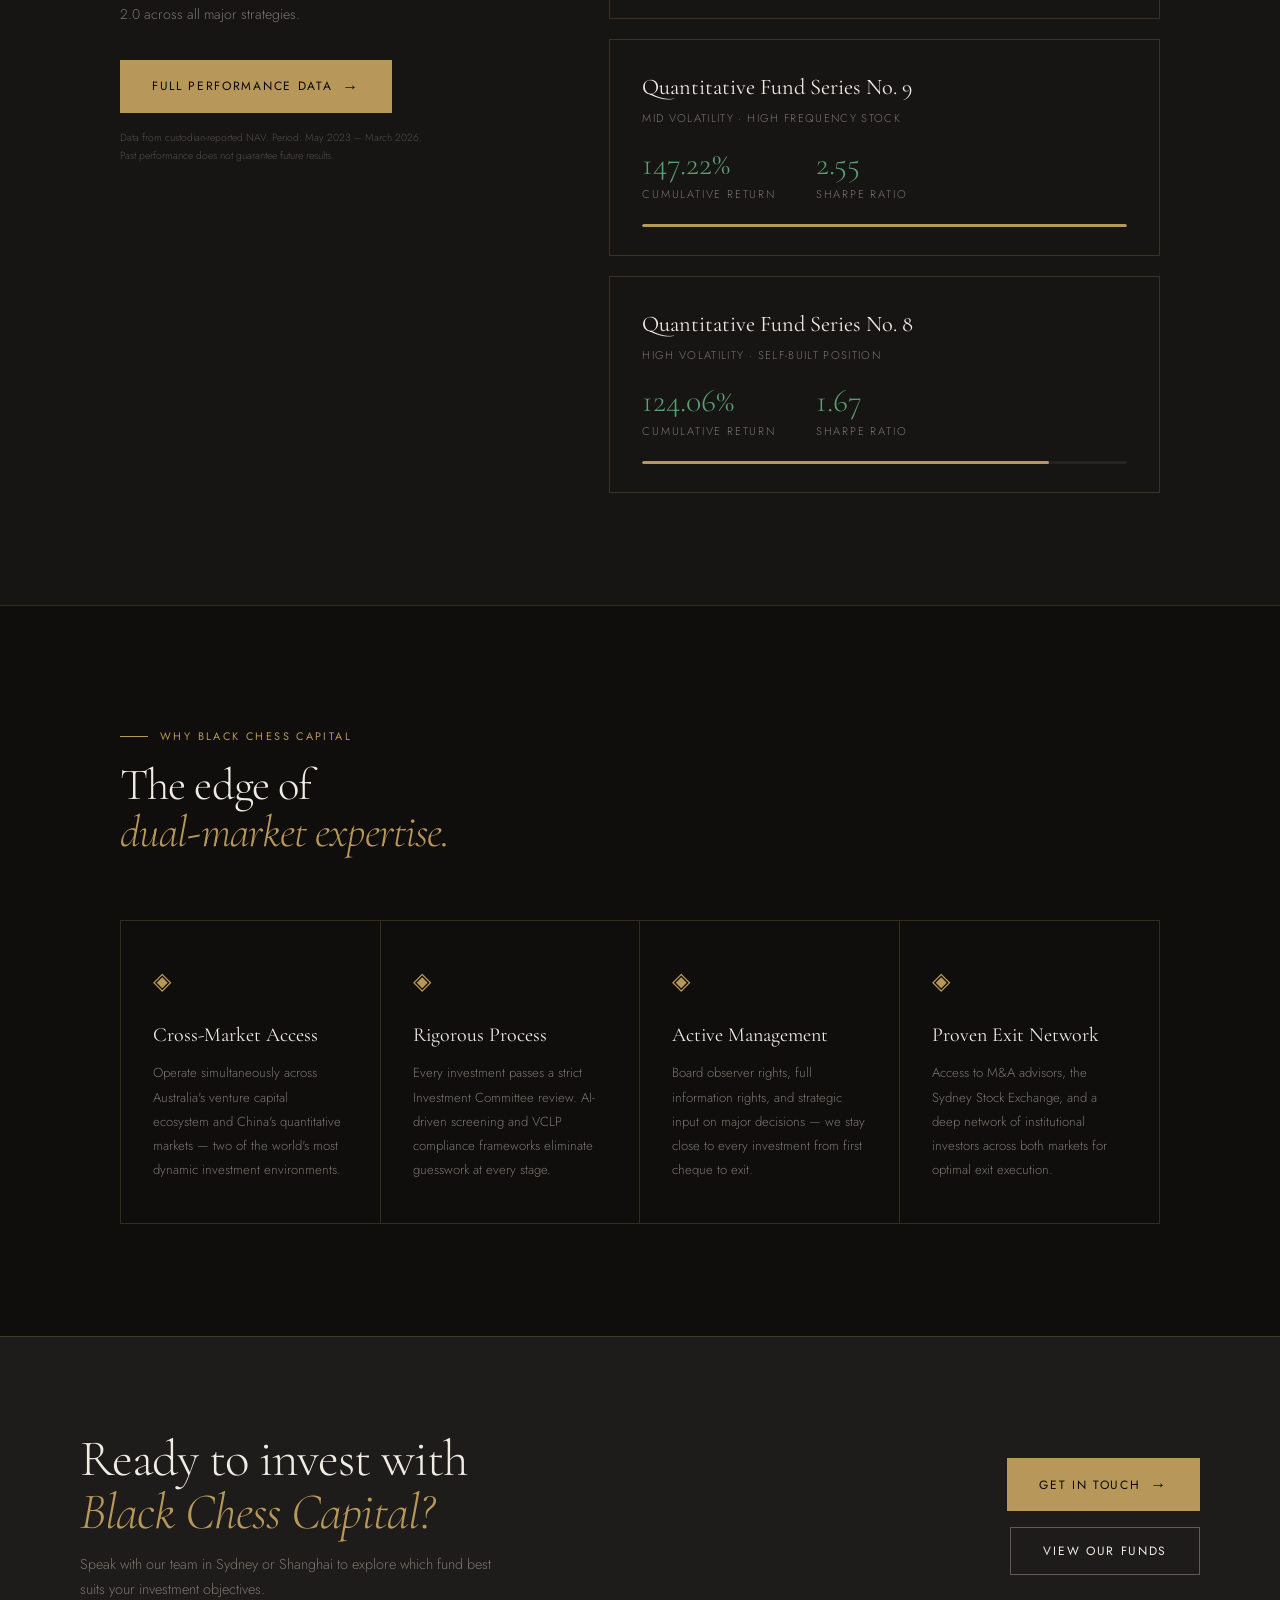
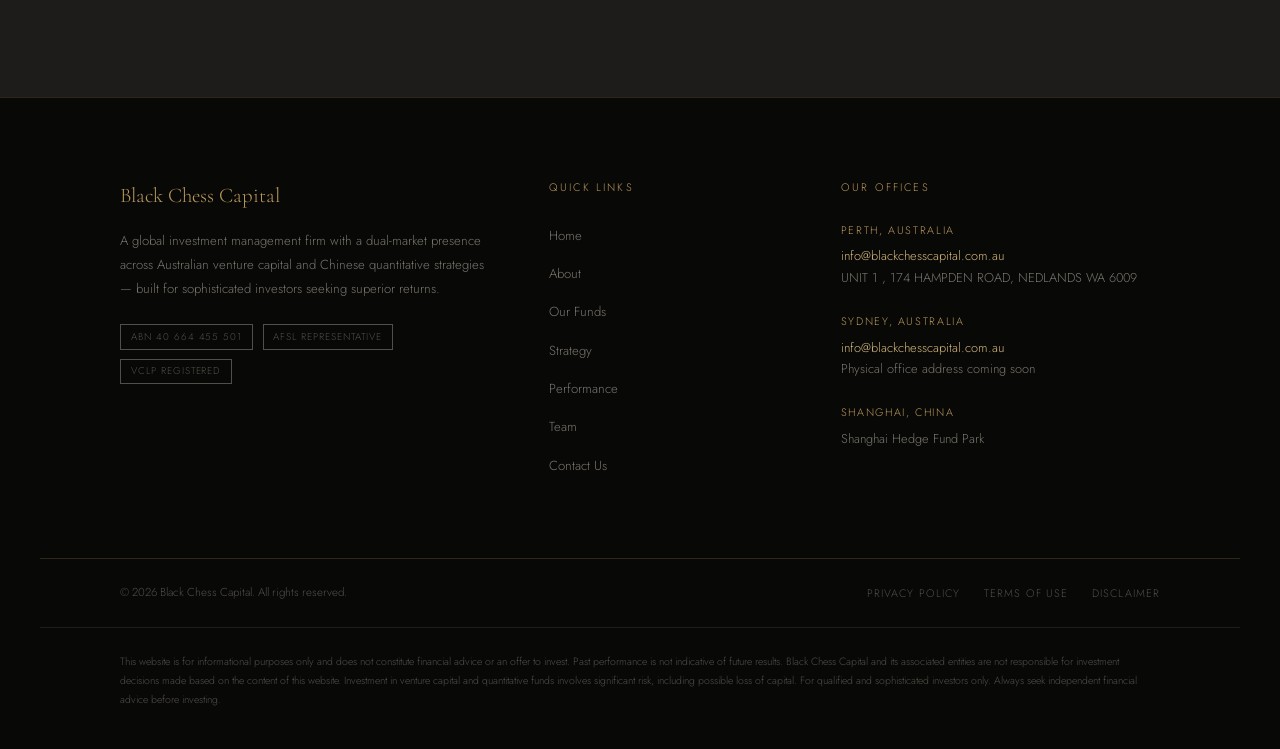
<file: static/index.html>
<!DOCTYPE html>
<html lang="en">
<head>
  <meta charset="UTF-8">
  <meta name="viewport" content="width=device-width, initial-scale=1.0">
  <title>Black Chess Capital — Global Investment Management</title>
  <meta name="description" content="Black Chess Capital is a global investment management firm operating across Australian venture capital and Chinese quantitative markets.">
  <link href="https://fonts.googleapis.com/css2?family=Cormorant+Garamond:ital,wght@0,300;0,400;0,500;1,300;1,400&family=Jost:wght@300;400;500&display=swap" rel="stylesheet">
  <style>
    :root {
      --black:#080807; --dark:#0f0e0d; --dark2:#161513; --dark3:#1e1c1a;
      --gold:#b8975a; --gold-light:#d4b87a; --gold-dim:rgba(184,151,90,0.12);
      --gold-border:rgba(184,151,90,0.22); --white:#f0ece4; --off-white:#d4cfc6;
      --muted:#7a756d; --muted2:#524e48; --green:#5a9e72; --nav-h:72px;
    }
    *,*::before,*::after{margin:0;padding:0;box-sizing:border-box}
    html{scroll-behavior:smooth}
    body{background:var(--dark);color:var(--white);font-family:'Jost',sans-serif;font-weight:300;line-height:1.7;overflow-x:hidden}
    ::-webkit-scrollbar{width:4px}::-webkit-scrollbar-track{background:var(--black)}::-webkit-scrollbar-thumb{background:var(--gold-border);border-radius:2px}
    ::selection{background:var(--gold);color:var(--black)}
    a{color:inherit;text-decoration:none} p{color:var(--off-white)}
    .section{padding:7rem 0;position:relative}
    .container{max-width:1200px;margin:0 auto;padding:0 5rem}
    .divider{height:0.5px;background:var(--gold-border)}
    .display{font-family:'Cormorant Garamond',serif;font-weight:300;line-height:1.05;letter-spacing:-0.02em}
    .display em{font-style:italic;color:var(--gold)}
    .eyebrow{display:inline-flex;align-items:center;gap:12px;font-size:0.68rem;letter-spacing:0.22em;text-transform:uppercase;color:var(--gold);font-family:'Jost',sans-serif;font-weight:400}
    .eyebrow::before{content:'';display:block;width:28px;height:0.5px;background:var(--gold);flex-shrink:0}
    .stat-num{font-family:'Cormorant Garamond',serif;font-size:3rem;font-weight:300;color:var(--gold);line-height:1}
    .stat-label{font-size:0.7rem;letter-spacing:0.16em;text-transform:uppercase;color:var(--muted);margin-top:0.3rem}
    .btn{display:inline-flex;align-items:center;gap:10px;padding:0.8rem 2rem;font-family:'Jost',sans-serif;font-size:0.75rem;font-weight:400;letter-spacing:0.14em;text-transform:uppercase;cursor:pointer;transition:all 0.28s ease;border:none}
    .btn-gold{background:var(--gold);color:var(--black)}.btn-gold:hover{background:var(--gold-light);transform:translateY(-1px)}
    .btn-outline{background:transparent;color:var(--white);border:0.5px solid rgba(240,236,228,0.3)}.btn-outline:hover{border-color:var(--gold);color:var(--gold);transform:translateY(-1px)}
    .btn-arrow::after{content:'→';font-size:1rem;transition:transform 0.2s}.btn-arrow:hover::after{transform:translateX(4px)}
    .reveal{opacity:0;transform:translateY(28px);transition:opacity 0.75s ease,transform 0.75s ease}
    .reveal.visible{opacity:1;transform:translateY(0)}
    .reveal-delay-1{transition-delay:0.1s}.reveal-delay-2{transition-delay:0.2s}
    .reveal-delay-3{transition-delay:0.3s}.reveal-delay-4{transition-delay:0.4s}

    /* NAV */
    #site-nav{position:fixed;top:0;left:0;right:0;height:var(--nav-h);z-index:1000;display:flex;align-items:center;justify-content:space-between;padding:0 5rem;background:rgba(8,8,7,0.92);backdrop-filter:blur(16px);border-bottom:0.5px solid var(--gold-border);transition:background 0.3s}
    .nav-logo{font-family:'Cormorant Garamond',serif;font-size:1.25rem;font-weight:400;color:var(--gold);letter-spacing:0.06em}
    .nav-logo span{color:var(--white);font-style:italic}
    .nav-links{display:flex;align-items:center;gap:2.5rem;list-style:none}
    .nav-links a{font-size:0.75rem;letter-spacing:0.12em;text-transform:uppercase;color:var(--muted);transition:color 0.25s;position:relative;padding-bottom:2px}
    .nav-links a::after{content:'';position:absolute;bottom:-2px;left:0;right:0;height:0.5px;background:var(--gold);transform:scaleX(0);transition:transform 0.25s}
    .nav-links a:hover,.nav-links a.active{color:var(--white)}.nav-links a:hover::after,.nav-links a.active::after{transform:scaleX(1)}
    .nav-cta{background:var(--gold)!important;color:var(--black)!important;padding:0.5rem 1.4rem}.nav-cta:hover{background:var(--gold-light)!important}.nav-cta::after{display:none!important}
    .hamburger{display:none;flex-direction:column;gap:5px;cursor:pointer;background:none;border:none;padding:4px}
    .hamburger span{display:block;width:22px;height:0.5px;background:var(--white);transition:all 0.3s}

    /* HERO */
    #hero{position:relative;min-height:100vh;display:flex;flex-direction:column;justify-content:center;padding:0 5rem;overflow:hidden}
    .hero-bg{position:absolute;inset:0;background:radial-gradient(ellipse 65% 55% at 75% 50%,rgba(184,151,90,0.07) 0%,transparent 65%),radial-gradient(ellipse 40% 40% at 20% 80%,rgba(184,151,90,0.04) 0%,transparent 60%)}
    #hero-canvas{position:absolute;inset:0;width:100%;height:100%;opacity:0.3}
    .hero-content{position:relative;z-index:2;max-width:720px;padding-top:var(--nav-h)}
    .hero-title{font-size:clamp(3.2rem,7vw,6.5rem);margin:1.5rem 0 1.75rem}
    .hero-desc{font-size:1rem;color:var(--off-white);line-height:1.85;max-width:520px;margin-bottom:2.5rem;opacity:0.8}
    .hero-cta{display:flex;gap:1.25rem;flex-wrap:wrap}
    .hero-stats{position:relative;z-index:2;display:flex;align-items:center;margin-top:5rem;padding-top:2.5rem;border-top:0.5px solid var(--gold-border);max-width:680px}
    .hero-stat{flex:1;padding-right:2rem}
    .hero-stat-div{width:0.5px;height:48px;background:var(--gold-border);margin-right:2rem;flex-shrink:0}
    .stat-plus{font-size:0.55em;vertical-align:super;color:var(--gold)}
    .hero-scroll{position:absolute;bottom:2.5rem;right:5rem;z-index:2;display:flex;flex-direction:column;align-items:center;gap:0.6rem}
    .scroll-line{width:0.5px;height:48px;background:var(--gold-border);animation:scrollPulse 2s ease-in-out infinite}
    @keyframes scrollPulse{0%,100%{opacity:0.3;transform:scaleY(0.6)}50%{opacity:1;transform:scaleY(1)}}
    .hero-scroll span{font-size:0.62rem;letter-spacing:0.2em;text-transform:uppercase;color:var(--muted);writing-mode:vertical-rl}

    /* MARQUEE */
    .marquee-wrap{background:var(--dark3);border-top:0.5px solid var(--gold-border);border-bottom:0.5px solid var(--gold-border);overflow:hidden;padding:1rem 0}
    .marquee-track{display:flex;width:max-content;animation:marquee 36s linear infinite}
    .marquee-track span{font-size:0.72rem;letter-spacing:0.18em;text-transform:uppercase;color:var(--muted);padding:0 1.8rem;white-space:nowrap}
    .marquee-track .sep{color:var(--gold);padding:0;font-size:0.5rem;display:flex;align-items:center}
    @keyframes marquee{from{transform:translateX(0)}to{transform:translateX(-50%)}}

    /* WHO WE ARE */
    #who{background:var(--dark2)}
    .who-grid{display:grid;grid-template-columns:1fr 1.1fr;gap:6rem;align-items:start}
    .who-title{font-size:clamp(2.4rem,4.5vw,3.8rem);margin:1.2rem 0 1.75rem}
    .who-body{font-size:0.9rem;color:var(--muted);line-height:1.9;margin-bottom:1rem}
    .who-right{display:flex;flex-direction:column;gap:1.5rem}
    .who-market-card{border:0.5px solid var(--gold-border);padding:2rem 2.25rem;transition:border-color 0.3s}
    .who-market-card:hover{border-color:rgba(184,151,90,0.5)}
    .who-market-label{font-size:0.62rem;letter-spacing:0.22em;text-transform:uppercase;color:var(--gold);margin-bottom:0.6rem}
    .who-market-title{font-family:'Cormorant Garamond',serif;font-size:1.6rem;font-weight:400;margin-bottom:0.85rem}
    .who-market-desc{font-size:0.82rem;color:var(--muted);line-height:1.85;margin-bottom:1.5rem}
    .who-market-stats{display:flex;gap:2.5rem;padding-top:1.25rem;border-top:0.5px solid var(--gold-border)}

    /* FUNDS */
    #funds-overview{background:var(--dark)}
    .section-header{margin-bottom:3.5rem}
    .section-header .eyebrow{margin-bottom:1rem}
    .funds-grid{display:grid;grid-template-columns:repeat(3,1fr)}
    .fund-tile{border:0.5px solid var(--gold-border);border-right:none;padding:2.5rem 2rem;position:relative;display:block;transition:background 0.3s,border-color 0.3s;overflow:hidden}
    .fund-tile:last-child{border-right:0.5px solid var(--gold-border)}
    .fund-tile::before{content:'';position:absolute;inset:0;background:var(--gold-dim);opacity:0;transition:opacity 0.3s}
    .fund-tile:hover::before{opacity:1}
    .fund-tile:hover{border-color:rgba(184,151,90,0.45)}
    .fund-tile-num{font-family:'Cormorant Garamond',serif;font-size:4.5rem;font-weight:300;color:rgba(184,151,90,0.1);line-height:1;margin-bottom:-0.75rem}
    .fund-tile-tag{font-size:0.62rem;letter-spacing:0.16em;text-transform:uppercase;color:var(--gold);display:block;margin-bottom:0.85rem}
    .fund-tile-name{font-family:'Cormorant Garamond',serif;font-size:1.4rem;font-weight:400;margin-bottom:1rem;line-height:1.25;color:var(--white)}
    .fund-tile-desc{font-size:0.8rem;color:var(--muted);line-height:1.8;margin-bottom:1.75rem}
    .fund-tile-stats{display:flex;gap:1.5rem;margin-bottom:1.5rem;padding-top:1.25rem;border-top:0.5px solid var(--gold-border)}
    .fund-tile-stats>div{display:flex;flex-direction:column;gap:0.2rem}
    .fund-stat-val{font-family:'Cormorant Garamond',serif;font-size:1.4rem;font-weight:300;color:var(--gold);display:block}
    .fund-stat-lbl{font-size:0.65rem;letter-spacing:0.12em;text-transform:uppercase;color:var(--muted);display:block}
    .fund-tile-arrow{font-size:1.1rem;color:var(--gold);position:absolute;bottom:1.5rem;right:1.5rem;transition:transform 0.2s}
    .fund-tile:hover .fund-tile-arrow{transform:translate(4px,-2px)}
    .funds-cta{margin-top:3rem;text-align:center}

    /* PERFORMANCE */
    #perf-snapshot{background:var(--dark2)}
    .perf-layout{display:grid;grid-template-columns:1fr 1.4fr;gap:6rem;align-items:start}
    .perf-right{display:flex;flex-direction:column;gap:1.25rem}
    .perf-card{border:0.5px solid var(--gold-border);padding:1.75rem 2rem;transition:border-color 0.3s}
    .perf-card:hover{border-color:rgba(184,151,90,0.5)}
    .perf-card-name{font-family:'Cormorant Garamond',serif;font-size:1.4rem;font-weight:400;margin-bottom:0.2rem}
    .perf-card-strategy{font-size:0.7rem;letter-spacing:0.12em;text-transform:uppercase;color:var(--muted);margin-bottom:1.25rem}
    .perf-card-nums{display:flex;gap:2.5rem;margin-bottom:1.25rem}
    .perf-big-num{font-family:'Cormorant Garamond',serif;font-size:2rem;font-weight:300;color:var(--green);line-height:1}
    .perf-bar-wrap{height:3px;background:rgba(255,255,255,0.06);border-radius:2px;overflow:hidden}
    .perf-bar{height:100%;width:var(--w);background:var(--gold);border-radius:2px}

    /* WHY */
    #why{background:var(--dark)}
    .why-header{margin-bottom:4rem}.why-header .eyebrow{margin-bottom:1rem}
    .why-grid{display:grid;grid-template-columns:repeat(4,1fr);border:0.5px solid var(--gold-border)}
    .why-item{padding:2.5rem 2rem;border-right:0.5px solid var(--gold-border);transition:background 0.3s}
    .why-item:last-child{border-right:none}.why-item:hover{background:var(--gold-dim)}
    .why-icon{font-size:1.5rem;color:var(--gold);margin-bottom:1.25rem;display:block}
    .why-title{font-family:'Cormorant Garamond',serif;font-size:1.25rem;font-weight:400;margin-bottom:0.85rem;line-height:1.3}
    .why-desc{font-size:0.82rem;color:var(--muted);line-height:1.85}

    /* CTA BANNER */
    #cta-banner{background:var(--dark3);border-top:0.5px solid var(--gold-border);padding:6rem 5rem}
    .cta-banner-inner{max-width:1200px;margin:0 auto;display:grid;grid-template-columns:1fr auto;gap:3rem 5rem;align-items:center}
    .cta-banner-inner p{font-size:0.9rem;color:var(--muted);max-width:420px;margin-top:0.75rem}
    .cta-banner-btns{display:flex;flex-direction:column;gap:1rem;align-items:flex-end}

    /* FOOTER */
    #site-footer{background:var(--black);border-top:0.5px solid var(--gold-border)}
    .footer-main{display:grid;grid-template-columns:1.6fr 1fr 1.4fr;gap:4rem;padding:5rem;max-width:1200px;margin:0 auto}
    .footer-brand-name{font-family:'Cormorant Garamond',serif;font-size:1.3rem;color:var(--gold);margin-bottom:1rem}
    .footer-brand-desc{font-size:0.82rem;color:var(--muted);line-height:1.8;margin-bottom:1.5rem}
    .footer-tags{display:flex;gap:0.6rem;flex-wrap:wrap}
    .footer-tags span{font-size:0.62rem;letter-spacing:0.1em;text-transform:uppercase;color:var(--muted2);border:0.5px solid var(--muted2);padding:0.2rem 0.6rem}
    .footer-col-title{font-size:0.68rem;letter-spacing:0.2em;text-transform:uppercase;color:var(--gold);margin-bottom:1.5rem}
    .footer-links{list-style:none;display:flex;flex-direction:column;gap:0.7rem}
    .footer-links a{font-size:0.82rem;color:var(--muted);transition:color 0.2s}
    .footer-links a:hover{color:var(--gold)}
    .footer-office{margin-bottom:1.5rem}
    .footer-office-city{font-size:0.68rem;letter-spacing:0.15em;text-transform:uppercase;color:var(--gold);margin-bottom:0.4rem}
    .footer-office p{font-size:0.8rem;color:var(--muted);line-height:1.65}
    .footer-office a{color:var(--gold-light);transition:color 0.2s}.footer-office a:hover{color:var(--gold)}
    .footer-bottom{border-top:0.5px solid var(--gold-border);padding:1.5rem 5rem;max-width:1200px;margin:0 auto;display:flex;justify-content:space-between;align-items:center;gap:1rem;flex-wrap:wrap}
    .footer-copy{font-size:0.72rem;color:var(--muted2)}
    .footer-legal{display:flex;gap:1.5rem}
    .footer-legal a{font-size:0.68rem;letter-spacing:0.1em;text-transform:uppercase;color:var(--muted2);transition:color 0.2s}
    .footer-legal a:hover{color:var(--muted)}
    .footer-disclaimer{border-top:0.5px solid rgba(80,76,72,0.3);padding:1.5rem 5rem 2.5rem;max-width:1200px;margin:0 auto}
    .footer-disclaimer p{font-size:0.66rem;color:var(--muted2);line-height:1.8}

    /* RESPONSIVE */
    @media(max-width:1100px){
      .who-grid,.perf-layout{grid-template-columns:1fr;gap:3rem}
      .funds-grid{grid-template-columns:1fr}
      .fund-tile{border-right:0.5px solid var(--gold-border);border-bottom:none}
      .fund-tile:last-child{border-bottom:0.5px solid var(--gold-border)}
      .why-grid{grid-template-columns:1fr 1fr}
      .why-item:nth-child(2){border-right:none}
      .why-item:nth-child(3){border-top:0.5px solid var(--gold-border)}
      .why-item:nth-child(4){border-top:0.5px solid var(--gold-border);border-right:none}
      .cta-banner-inner{grid-template-columns:1fr}
      .cta-banner-btns{flex-direction:row;align-items:flex-start}
      .footer-main{grid-template-columns:1fr;gap:2.5rem;padding:3rem 1.5rem}
      .footer-bottom,.footer-disclaimer{padding-left:1.5rem;padding-right:1.5rem}
    }
    @media(max-width:768px){
      #site-nav{padding:0 1.5rem}
      .nav-links{display:none;position:fixed;top:var(--nav-h);left:0;right:0;flex-direction:column;background:var(--black);padding:2rem 1.5rem;gap:1.5rem;border-bottom:0.5px solid var(--gold-border)}
      .nav-links.open{display:flex}
      .hamburger{display:flex}
      #hero{padding:0 1.5rem}
      .hero-stats{flex-wrap:wrap;gap:1.5rem}
      .hero-stat-div{display:none}
      .container{padding:0 1.5rem}
      .section{padding:4rem 0}
      .why-grid{grid-template-columns:1fr}
      .why-item{border-right:none!important;border-bottom:0.5px solid var(--gold-border)}
      .why-item:last-child{border-bottom:none}
      #cta-banner{padding:4rem 1.5rem}
      .hero-scroll{display:none}
    }
  </style>
</head>
<body>

<!-- NAV -->
<nav id="site-nav">
  <a class="nav-logo" href="index.html">Black Chess <span>Capital</span></a>
  <ul class="nav-links" id="nav-links">
    <li><a href="index.html" class="active">Home</a></li>
    <li><a href="about.html">About</a></li>
    <li><a href="funds.html">Our Funds</a></li>
    <li><a href="strategy.html">Strategy</a></li>
    <li><a href="performance.html">Performance</a></li>
    <li><a href="team.html">Team</a></li>
    <li><a href="contact.html" class="nav-cta">Contact Us</a></li>
  </ul>
  <button class="hamburger" id="hamburger" aria-label="Toggle menu">
    <span></span><span></span><span></span>
  </button>
</nav>

<!-- HERO -->
<section id="hero">
  <div class="hero-bg"></div>
  <canvas id="hero-canvas"></canvas>
  <div class="hero-content">
    <div class="eyebrow reveal">Global Investment Management</div>
    <h1 class="display hero-title reveal reveal-delay-1">
      Precision capital.<br>Two markets.<br><em>One firm.</em>
    </h1>
    <p class="hero-desc reveal reveal-delay-2">
      Black Chess Capital is a global investment management firm with a
      dual-market presence across Australian venture capital and Chinese
      quantitative strategies — engineered for sophisticated investors
      seeking superior risk-adjusted returns.
    </p>
    <div class="hero-cta reveal reveal-delay-3">
      <a href="funds.html" class="btn btn-gold btn-arrow">Explore Our Funds</a>
      <a href="about.html" class="btn btn-outline">Our Story</a>
    </div>
  </div>
  <div class="hero-stats reveal reveal-delay-4">
    <div class="hero-stat">
      <div class="stat-num">3B<span class="stat-plus">+</span></div>
      <div class="stat-label">AUM · RMB</div>
    </div>
    <div class="hero-stat-div"></div>
    <div class="hero-stat">
      <div class="stat-num">40<span class="stat-plus">+</span></div>
      <div class="stat-label">Fund Products</div>
    </div>
    <div class="hero-stat-div"></div>
    <div class="hero-stat">
      <div class="stat-num">&gt;20<span class="stat-plus">%</span></div>
      <div class="stat-label">Target Return p.a.</div>
    </div>
    <div class="hero-stat-div"></div>
    <div class="hero-stat">
      <div class="stat-num">2</div>
      <div class="stat-label">Continents</div>
    </div>
  </div>
  <div class="hero-scroll">
    <div class="scroll-line"></div>
    <span>Scroll</span>
  </div>
</section>

<!-- MARQUEE -->
<div class="marquee-wrap">
  <div class="marquee-track">
    <span>Venture Capital</span><span class="sep">✦</span>
    <span>Quantitative Strategies</span><span class="sep">✦</span>
    <span>Australian Markets</span><span class="sep">✦</span>
    <span>Chinese Markets</span><span class="sep">✦</span>
    <span>Disruptive Technology</span><span class="sep">✦</span>
    <span>Alternative Energy</span><span class="sep">✦</span>
    <span>Hospitality &amp; Entertainment</span><span class="sep">✦</span>
    <span>IPO &amp; Placements</span><span class="sep">✦</span>
    <span>CTA Strategies</span><span class="sep">✦</span>
    <span>Venture Capital</span><span class="sep">✦</span>
    <span>Quantitative Strategies</span><span class="sep">✦</span>
    <span>Australian Markets</span><span class="sep">✦</span>
    <span>Chinese Markets</span><span class="sep">✦</span>
    <span>Disruptive Technology</span><span class="sep">✦</span>
    <span>Alternative Energy</span><span class="sep">✦</span>
    <span>Hospitality &amp; Entertainment</span><span class="sep">✦</span>
    <span>IPO &amp; Placements</span><span class="sep">✦</span>
    <span>CTA Strategies</span><span class="sep">✦</span>
  </div>
</div>

<!-- WHO WE ARE -->
<section class="section" id="who">
  <div class="container">
    <div class="who-grid">
      <div class="who-left reveal">
        <div class="eyebrow">Who We Are</div>
        <h2 class="display who-title">A new kind of<br><em>investment firm.</em></h2>
        <p class="who-body">
          Black Chess Capital is built on the conviction that the world's most
          compelling investment opportunities sit at the intersection of two of
          its fastest-moving economies — Australia and China.
        </p>
        <p class="who-body">
          We operate a dual-market platform: a venture capital arm investing in
          early-stage Australian companies across disruptive technology, hospitality
          and entertainment, and alternative energy; and a quantitative division
          deploying AI-driven strategies across Chinese equity and futures markets.
        </p>
        <a href="about.html" class="btn btn-outline btn-arrow" style="margin-top:2rem;">More About Us</a>
      </div>
      <div class="who-right reveal reveal-delay-2">
        <div class="who-market-card">
          <div class="who-market-label">Australia</div>
          <h3 class="who-market-title">Venture Capital</h3>
          <p class="who-market-desc">
            VCLP-registered. We back early-stage Australian companies from seed
            through expansion, taking equity positions of 10–40% and working
            closely with founders to drive exits through M&amp;A and IPO.
          </p>
          <div class="who-market-stats">
            <div>
              <div class="stat-num" style="font-size:1.9rem;">&gt;20%</div>
              <div class="stat-label">Target Net Return p.a.</div>
            </div>
            <div>
              <div class="stat-num" style="font-size:1.9rem;">$250K–$1M</div>
              <div class="stat-label">Per Investment</div>
            </div>
          </div>
        </div>
        <div class="who-market-card">
          <div class="who-market-label">China</div>
          <h3 class="who-market-title">Quantitative Strategies</h3>
          <p class="who-market-desc">
            AI and big-data driven quantitative funds with over 3 billion RMB
            under management. Three flagship strategies — stock alpha, CTA futures,
            and T+0 — delivering high Sharpe ratio returns across market cycles.
          </p>
          <div class="who-market-stats">
            <div>
              <div class="stat-num" style="font-size:1.9rem;">147%</div>
              <div class="stat-label">Best Cumulative Return</div>
            </div>
            <div>
              <div class="stat-num" style="font-size:1.9rem;">2.55</div>
              <div class="stat-label">Best Sharpe Ratio</div>
            </div>
          </div>
        </div>
      </div>
    </div>
  </div>
</section>

<div class="divider"></div>

<!-- FUNDS OVERVIEW -->
<section class="section" id="funds-overview">
  <div class="container">
    <div class="section-header reveal">
      <div class="eyebrow">Investment Vehicles</div>
      <h2 class="display" style="font-size:clamp(2.2rem,4vw,3.2rem);">Three funds.<br><em>Every horizon.</em></h2>
      <p style="font-size:0.9rem;color:var(--muted);max-width:480px;margin-top:1rem;line-height:1.85;">
        Whether you are seeking early-stage venture exposure, liquid equity market
        access, or quantitative alpha — Black Chess Capital has a mandate built for you.
      </p>
    </div>
    <div class="funds-grid">
      <a href="funds.html#vc-fund" class="fund-tile reveal reveal-delay-1">
        <div class="fund-tile-num">I</div>
        <div class="fund-tile-tag">Venture Capital · Australia</div>
        <h3 class="fund-tile-name">Venture Capital Fund</h3>
        <p class="fund-tile-desc">VCLP-compliant early-stage equity investments across disruptive technology, hospitality and entertainment, and clean energy. Individual commitments of $250K to $1M per company.</p>
        <div class="fund-tile-stats">
          <div><span class="fund-stat-val">&gt;20%</span><span class="fund-stat-lbl">Target p.a.</span></div>
          <div><span class="fund-stat-val">4–5yr</span><span class="fund-stat-lbl">Exit horizon</span></div>
        </div>
        <div class="fund-tile-arrow">→</div>
      </a>
      <a href="funds.html#trust" class="fund-tile reveal reveal-delay-2">
        <div class="fund-tile-num">II</div>
        <div class="fund-tile-tag">Investment Trust · Australia</div>
        <h3 class="fund-tile-name">Investment Trust</h3>
        <p class="fund-tile-desc">A liquid vehicle investing in Australian IPOs, equity placements, and short-term fixed income instruments. Quarterly unit pricing with semi-annual distributions.</p>
        <div class="fund-tile-stats">
          <div><span class="fund-stat-val">8%</span><span class="fund-stat-lbl">Benchmark p.a.</span></div>
          <div><span class="fund-stat-val">$200K</span><span class="fund-stat-lbl">Min. investment</span></div>
        </div>
        <div class="fund-tile-arrow">→</div>
      </a>
      <a href="funds.html#quant" class="fund-tile reveal reveal-delay-3">
        <div class="fund-tile-num">III</div>
        <div class="fund-tile-tag">Quantitative Funds · China</div>
        <h3 class="fund-tile-name">Quantitative Fund Series</h3>
        <p class="fund-tile-desc">AI-driven high-frequency stock strategies and CTA futures with 40+ products ranging from low-volatility income to high-conviction growth mandates.</p>
        <div class="fund-tile-stats">
          <div><span class="fund-stat-val">3B+</span><span class="fund-stat-lbl">AUM (RMB)</span></div>
          <div><span class="fund-stat-val">2.55</span><span class="fund-stat-lbl">Best Sharpe</span></div>
        </div>
        <div class="fund-tile-arrow">→</div>
      </a>
    </div>
    <div class="funds-cta reveal">
      <a href="funds.html" class="btn btn-outline btn-arrow">View All Funds</a>
    </div>
  </div>
</section>

<div class="divider"></div>

<!-- PERFORMANCE SNAPSHOT -->
<section class="section" id="perf-snapshot">
  <div class="container">
    <div class="perf-layout">
      <div class="perf-left reveal">
        <div class="eyebrow">Track Record</div>
        <h2 class="display" style="font-size:clamp(2rem,3.5vw,3rem);">Numbers that<br><em>speak for themselves.</em></h2>
        <p style="font-size:0.88rem;color:var(--muted);margin-top:1.5rem;line-height:1.9;max-width:380px;">
          Our quantitative fund series has delivered consistent, high-conviction
          returns since inception — with Sharpe ratios above 2.0 across all major strategies.
        </p>
        <a href="performance.html" class="btn btn-gold btn-arrow" style="margin-top:2rem;">Full Performance Data</a>
        <p style="font-size:0.65rem;color:var(--muted2);margin-top:1rem;max-width:320px;line-height:1.7;">
          Data from custodian-reported NAV. Period: May 2023 – March 2026.
          Past performance does not guarantee future results.
        </p>
      </div>
      <div class="perf-right">
        <div class="perf-card reveal reveal-delay-1">
          <div class="perf-card-name">Quantitative Fund Series No. 7</div>
          <div class="perf-card-strategy">Low Volatility · High Frequency Stock</div>
          <div class="perf-card-nums">
            <div><div class="perf-big-num">82.41%</div><div class="stat-label">Cumulative Return</div></div>
            <div><div class="perf-big-num">2.20</div><div class="stat-label">Sharpe Ratio</div></div>
          </div>
          <div class="perf-bar-wrap"><div class="perf-bar" style="--w:56%"></div></div>
        </div>
        <div class="perf-card reveal reveal-delay-2">
          <div class="perf-card-name">Quantitative Fund Series No. 9</div>
          <div class="perf-card-strategy">Mid Volatility · High Frequency Stock</div>
          <div class="perf-card-nums">
            <div><div class="perf-big-num">147.22%</div><div class="stat-label">Cumulative Return</div></div>
            <div><div class="perf-big-num">2.55</div><div class="stat-label">Sharpe Ratio</div></div>
          </div>
          <div class="perf-bar-wrap"><div class="perf-bar" style="--w:100%"></div></div>
        </div>
        <div class="perf-card reveal reveal-delay-3">
          <div class="perf-card-name">Quantitative Fund Series No. 8</div>
          <div class="perf-card-strategy">High Volatility · Self-Built Position</div>
          <div class="perf-card-nums">
            <div><div class="perf-big-num">124.06%</div><div class="stat-label">Cumulative Return</div></div>
            <div><div class="perf-big-num">1.67</div><div class="stat-label">Sharpe Ratio</div></div>
          </div>
          <div class="perf-bar-wrap"><div class="perf-bar" style="--w:84%"></div></div>
        </div>
      </div>
    </div>
  </div>
</section>

<div class="divider"></div>

<!-- WHY BLACK CHESS -->
<section class="section" id="why">
  <div class="container">
    <div class="why-header reveal">
      <div class="eyebrow">Why Black Chess Capital</div>
      <h2 class="display" style="font-size:clamp(2rem,3.5vw,3rem);">The edge of<br><em>dual-market expertise.</em></h2>
    </div>
    <div class="why-grid">
      <div class="why-item reveal reveal-delay-1">
        <div class="why-icon">◈</div>
        <h3 class="why-title">Cross-Market Access</h3>
        <p class="why-desc">Operate simultaneously across Australia's venture capital ecosystem and China's quantitative markets — two of the world's most dynamic investment environments.</p>
      </div>
      <div class="why-item reveal reveal-delay-2">
        <div class="why-icon">◈</div>
        <h3 class="why-title">Rigorous Process</h3>
        <p class="why-desc">Every investment passes a strict Investment Committee review. AI-driven screening and VCLP compliance frameworks eliminate guesswork at every stage.</p>
      </div>
      <div class="why-item reveal reveal-delay-3">
        <div class="why-icon">◈</div>
        <h3 class="why-title">Active Management</h3>
        <p class="why-desc">Board observer rights, full information rights, and strategic input on major decisions — we stay close to every investment from first cheque to exit.</p>
      </div>
      <div class="why-item reveal reveal-delay-4">
        <div class="why-icon">◈</div>
        <h3 class="why-title">Proven Exit Network</h3>
        <p class="why-desc">Access to M&amp;A advisors, the Sydney Stock Exchange, and a deep network of institutional investors across both markets for optimal exit execution.</p>
      </div>
    </div>
  </div>
</section>

<!-- CTA BANNER -->
<section id="cta-banner">
  <div class="cta-banner-inner reveal">
    <div>
      <h2 class="display" style="font-size:clamp(2rem,4vw,3.2rem);">Ready to invest with<br><em>Black Chess Capital?</em></h2>
      <p>Speak with our team in Sydney or Shanghai to explore which fund best suits your investment objectives.</p>
    </div>
    <div class="cta-banner-btns">
      <a href="contact.html" class="btn btn-gold btn-arrow">Get In Touch</a>
      <a href="funds.html" class="btn btn-outline">View Our Funds</a>
    </div>
  </div>
</section>

<!-- FOOTER -->
<footer id="site-footer">
  <div class="footer-main">
    <div>
      <div class="footer-brand-name">Black Chess Capital</div>
      <p class="footer-brand-desc">A global investment management firm with a dual-market presence across Australian venture capital and Chinese quantitative strategies — built for sophisticated investors seeking superior returns.</p>
      <div class="footer-tags">
        <span>ABN 40 664 455 501</span>
        <span>AFSL Representative</span>
        <span>VCLP Registered</span>
      </div>
    </div>
    <div>
      <div class="footer-col-title">Quick Links</div>
      <ul class="footer-links">
        <li><a href="index.html">Home</a></li>
        <li><a href="about.html">About</a></li>
        <li><a href="funds.html">Our Funds</a></li>
        <li><a href="strategy.html">Strategy</a></li>
        <li><a href="performance.html">Performance</a></li>
        <li><a href="team.html">Team</a></li>
        <li><a href="contact.html">Contact Us</a></li>
      </ul>
    </div>
    <div>
      <div class="footer-col-title">Our Offices</div>
      <div class="footer-office">
        <div class="footer-office-city">Perth, Australia</div>
        <p><a href="mailto:info@blackchesscapital.com.au">info@blackchesscapital.com.au</a> <br>
          UNIT 1 , 174 HAMPDEN ROAD, NEDLANDS WA 6009</p>
      </div>
      <div class="footer-office">
        <div class="footer-office-city">Sydney, Australia <span style="font-size:0.6rem;color:var(--muted2);letter-spacing:0.1em;"></span></div>
        <p><a href="mailto:info@blackchesscapital.com.au">info@blackchesscapital.com.au</a> <br>
          Physical office address coming soon</p>
      </div>
      <div class="footer-office">
        <div class="footer-office-city">Shanghai, China</div>
        <p>Shanghai Hedge Fund Park</p>
      </div>
    </div>
  </div>
  <div class="footer-bottom">
    <p class="footer-copy">© 2026 Black Chess Capital. All rights reserved.</p>
    <div class="footer-legal">
      <a href="#">Privacy Policy</a>
      <a href="#">Terms of Use</a>
      <a href="#">Disclaimer</a>
    </div>
  </div>
  <div class="footer-disclaimer">
    <p>This website is for informational purposes only and does not constitute financial advice or an offer to invest. Past performance is not indicative of future results. Black Chess Capital and its associated entities are not responsible for investment decisions made based on the content of this website. Investment in venture capital and quantitative funds involves significant risk, including possible loss of capital. For qualified and sophisticated investors only. Always seek independent financial advice before investing.</p>
  </div>
</footer>

<script>
  /* NAV */
  document.getElementById('hamburger').addEventListener('click', () => {
    document.getElementById('nav-links').classList.toggle('open');
  });
  window.addEventListener('scroll', () => {
    document.getElementById('site-nav').style.background =
      window.scrollY > 60 ? 'rgba(8,8,7,0.98)' : 'rgba(8,8,7,0.92)';
  });

  /* SCROLL REVEAL */
  const obs = new IntersectionObserver(entries => {
    entries.forEach(e => {
      if (e.isIntersecting) { e.target.classList.add('visible'); obs.unobserve(e.target); }
    });
  }, { threshold: 0.1 });
  document.querySelectorAll('.reveal').forEach(el => obs.observe(el));

  /* Hero fires immediately */
  document.querySelectorAll('#hero .reveal').forEach((el, i) => {
    setTimeout(() => el.classList.add('visible'), 150 + i * 160);
  });

  /* ANIMATED CANVAS GRID */
  (function () {
    const canvas = document.getElementById('hero-canvas');
    const ctx = canvas.getContext('2d');
    let W, H, t = 0, dots = [];
    const COLS = 20, ROWS = 12;

    function resize() {
      W = canvas.width = canvas.offsetWidth;
      H = canvas.height = canvas.offsetHeight;
      dots = [];
      for (let r = 0; r <= ROWS; r++) {
        for (let c = 0; c <= COLS; c++) {
          dots.push({
            bx: c * W / COLS, by: r * H / ROWS,
            ph: Math.random() * Math.PI * 2,
            sp: 0.3 + Math.random() * 0.4,
            amp: 3 + Math.random() * 6,
            sz: Math.random() > 0.85 ? 1.5 : 0.5
          });
        }
      }
    }

    function draw() {
      ctx.clearRect(0, 0, W, H);
      t += 0.007;
      const gx = W / COLS, gy = H / ROWS;
      ctx.strokeStyle = 'rgba(184,151,90,0.055)';
      ctx.lineWidth = 0.5;
      for (let c = 0; c <= COLS; c++) {
        ctx.beginPath(); ctx.moveTo(c * gx, 0); ctx.lineTo(c * gx, H); ctx.stroke();
      }
      for (let r = 0; r <= ROWS; r++) {
        ctx.beginPath(); ctx.moveTo(0, r * gy); ctx.lineTo(W, r * gy); ctx.stroke();
      }
      dots.forEach(d => {
        const x = d.bx + Math.sin(t * d.sp + d.ph) * d.amp * 0.4;
        const y = d.by + Math.cos(t * d.sp + d.ph * 1.3) * d.amp * 0.4;
        const a = 0.15 + 0.45 * Math.abs(Math.sin(t * d.sp + d.ph));
        ctx.beginPath(); ctx.arc(x, y, d.sz, 0, Math.PI * 2);
        ctx.fillStyle = `rgba(184,151,90,${a})`; ctx.fill();
      });
      requestAnimationFrame(draw);
    }

    window.addEventListener('resize', resize);
    resize(); draw();
  })();
</script>
</body>
</html>
</file>
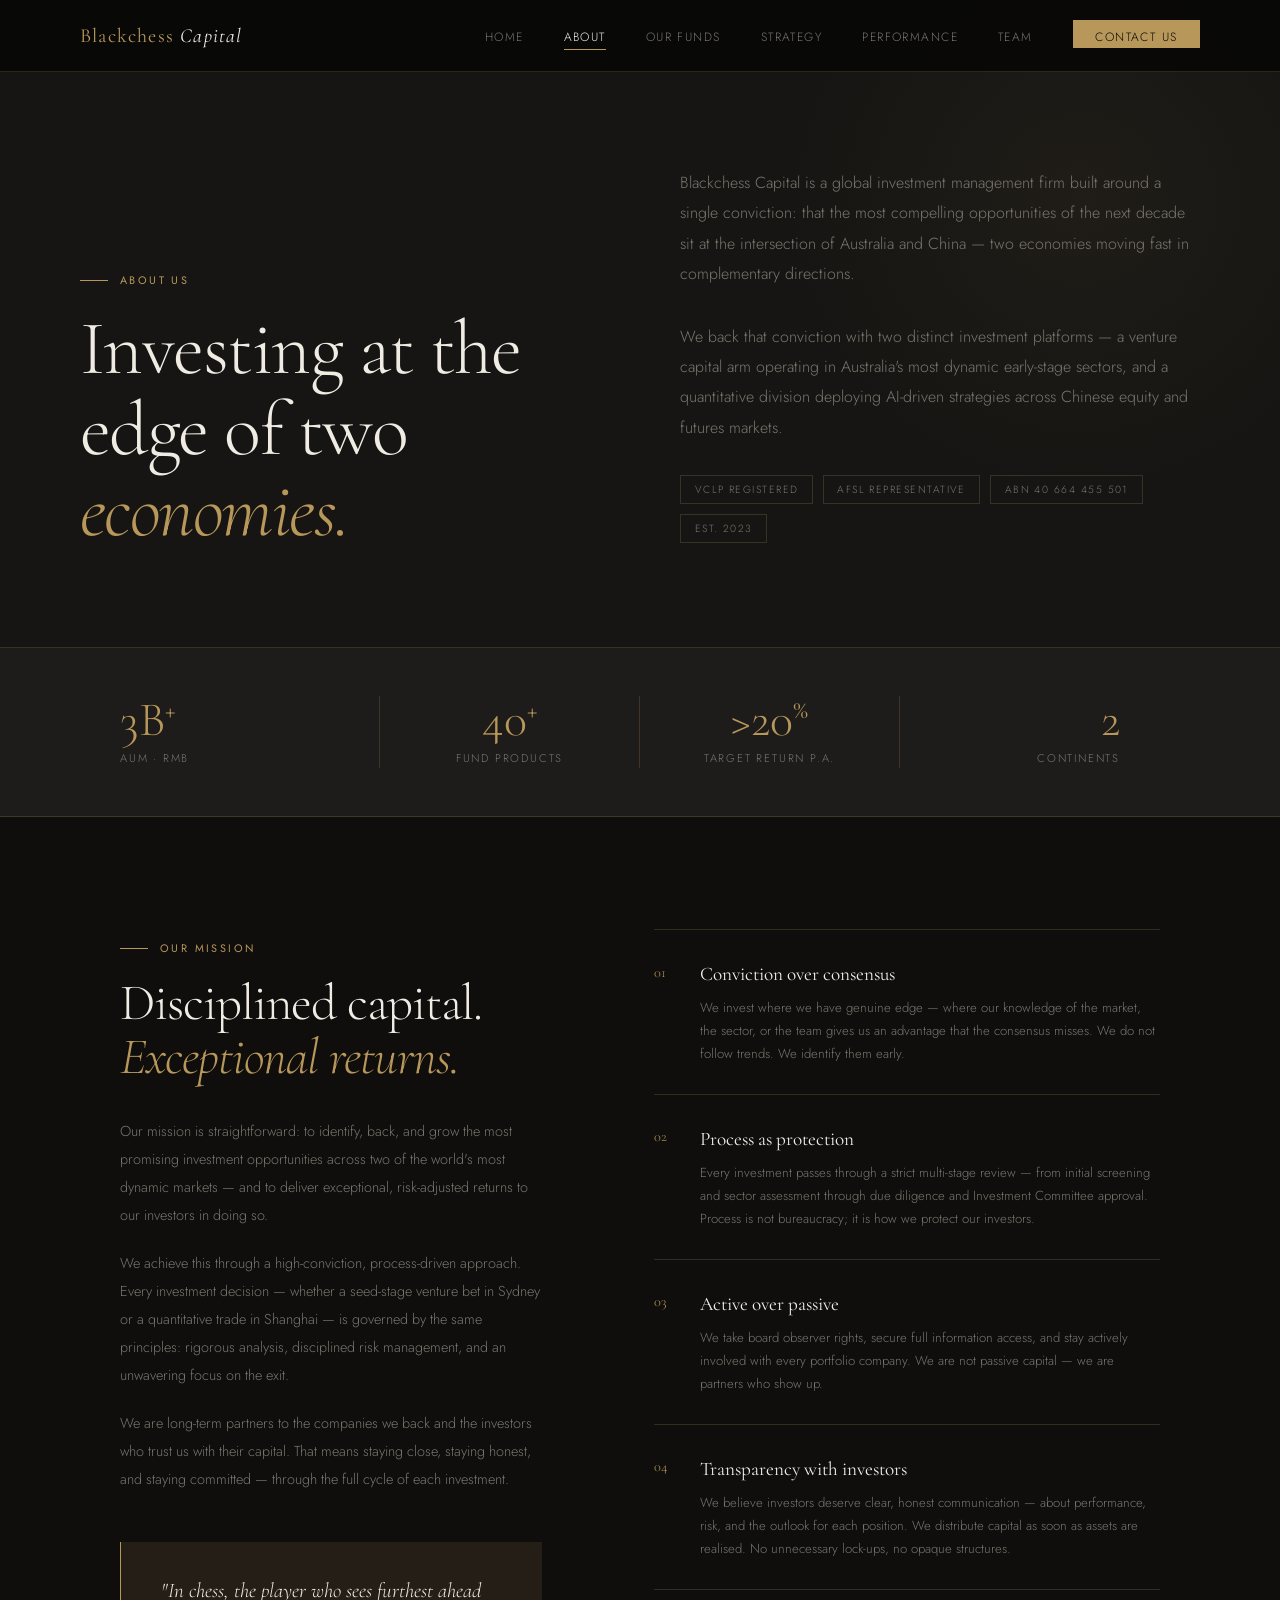
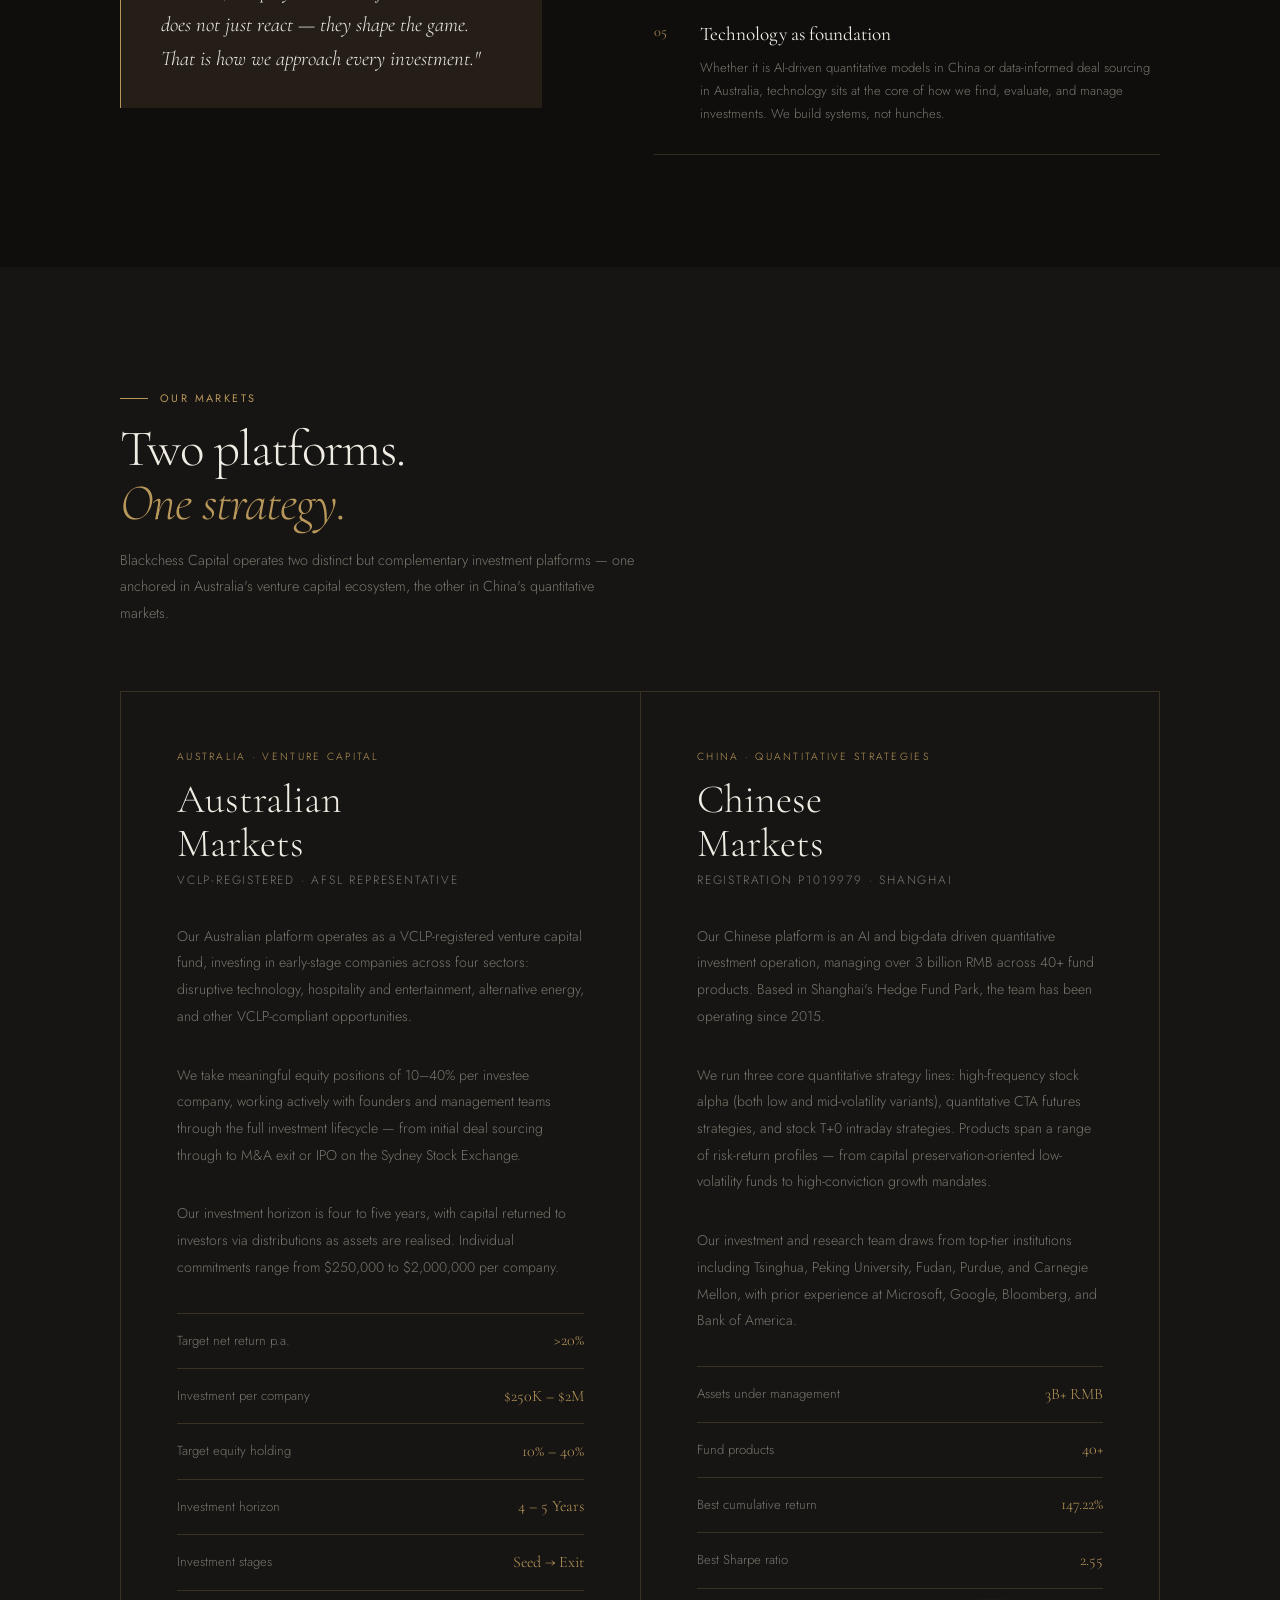
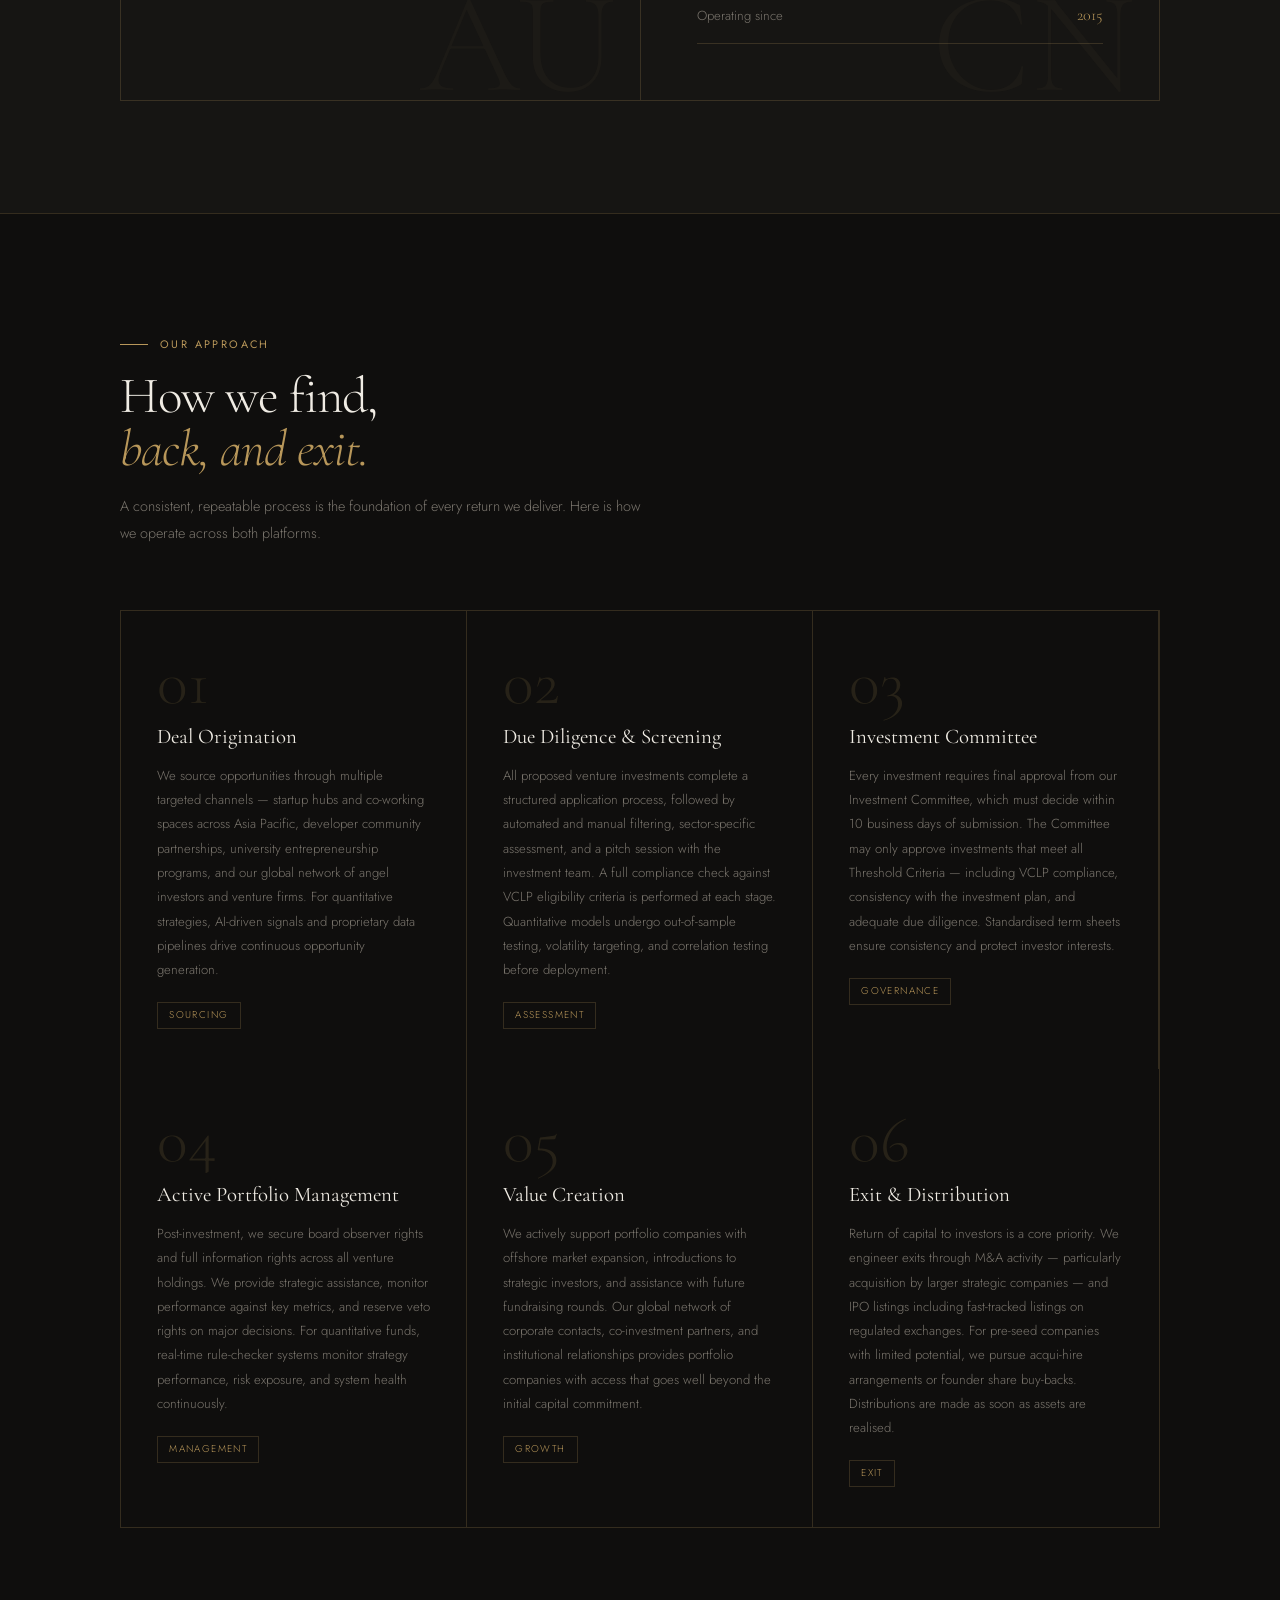
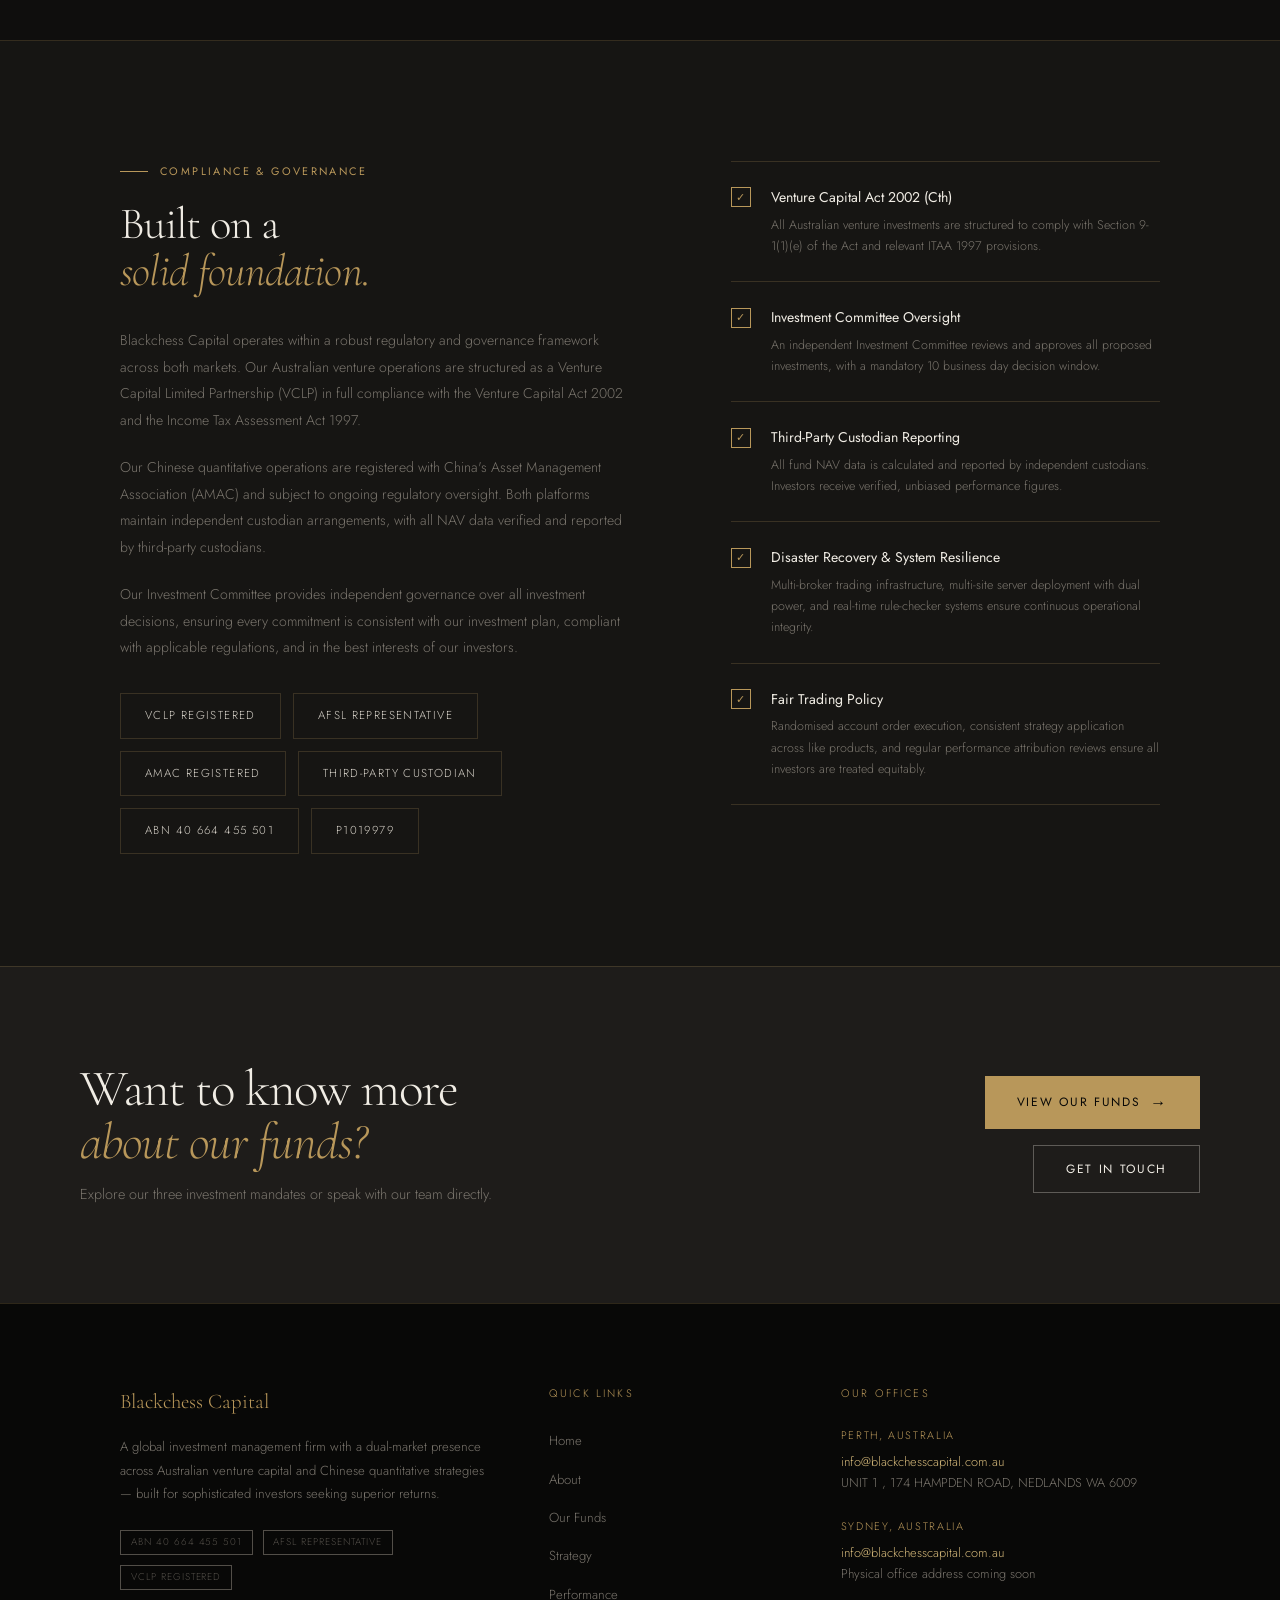
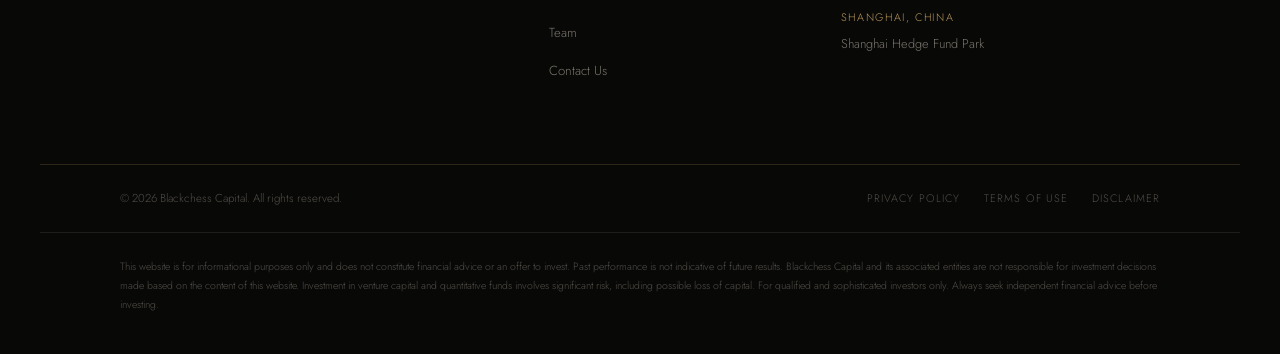
<file: about.html>
<!DOCTYPE html>
<html lang="en">
<head>
  <meta charset="UTF-8">
  <meta name="viewport" content="width=device-width, initial-scale=1.0">
  <title>About — Blackchess Capital</title>
  <meta name="description" content="Learn about Blackchess Capital — a global investment management firm operating across Australian venture capital and Chinese quantitative markets.">
  <link href="https://fonts.googleapis.com/css2?family=Cormorant+Garamond:ital,wght@0,300;0,400;0,500;1,300;1,400&family=Jost:wght@300;400;500&display=swap" rel="stylesheet">
  <style>
    /* ── TOKENS ── */
    :root {
      --black:#080807; --dark:#0f0e0d; --dark2:#161513; --dark3:#1e1c1a;
      --gold:#b8975a; --gold-light:#d4b87a; --gold-dim:rgba(184,151,90,0.12);
      --gold-border:rgba(184,151,90,0.22); --white:#f0ece4; --off-white:#d4cfc6;
      --muted:#7a756d; --muted2:#524e48; --nav-h:72px;
    }
    *,*::before,*::after{margin:0;padding:0;box-sizing:border-box}
    html{scroll-behavior:smooth}
    body{background:var(--dark);color:var(--white);font-family:'Jost',sans-serif;font-weight:300;line-height:1.7;overflow-x:hidden}
    ::-webkit-scrollbar{width:4px}::-webkit-scrollbar-track{background:var(--black)}::-webkit-scrollbar-thumb{background:var(--gold-border);border-radius:2px}
    ::selection{background:var(--gold);color:var(--black)}
    a{color:inherit;text-decoration:none} p{color:var(--off-white)}
    .section{padding:7rem 0;position:relative}
    .container{max-width:1200px;margin:0 auto;padding:0 5rem}
    .divider{height:0.5px;background:var(--gold-border)}
    .display{font-family:'Cormorant Garamond',serif;font-weight:300;line-height:1.05;letter-spacing:-0.02em}
    .display em{font-style:italic;color:var(--gold)}
    .eyebrow{display:inline-flex;align-items:center;gap:12px;font-size:0.68rem;letter-spacing:0.22em;text-transform:uppercase;color:var(--gold);font-family:'Jost',sans-serif;font-weight:400}
    .eyebrow::before{content:'';display:block;width:28px;height:0.5px;background:var(--gold);flex-shrink:0}
    .stat-num{font-family:'Cormorant Garamond',serif;font-size:3rem;font-weight:300;color:var(--gold);line-height:1}
    .stat-label{font-size:0.7rem;letter-spacing:0.16em;text-transform:uppercase;color:var(--muted);margin-top:0.3rem}
    .btn{display:inline-flex;align-items:center;gap:10px;padding:0.8rem 2rem;font-family:'Jost',sans-serif;font-size:0.75rem;font-weight:400;letter-spacing:0.14em;text-transform:uppercase;cursor:pointer;transition:all 0.28s ease;border:none}
    .btn-gold{background:var(--gold);color:var(--black)}.btn-gold:hover{background:var(--gold-light);transform:translateY(-1px)}
    .btn-outline{background:transparent;color:var(--white);border:0.5px solid rgba(240,236,228,0.3)}.btn-outline:hover{border-color:var(--gold);color:var(--gold);transform:translateY(-1px)}
    .btn-arrow::after{content:'→';font-size:1rem;transition:transform 0.2s}.btn-arrow:hover::after{transform:translateX(4px)}
    .reveal{opacity:0;transform:translateY(28px);transition:opacity 0.75s ease,transform 0.75s ease}
    .reveal.visible{opacity:1;transform:translateY(0)}
    .reveal-delay-1{transition-delay:0.1s}.reveal-delay-2{transition-delay:0.2s}
    .reveal-delay-3{transition-delay:0.3s}.reveal-delay-4{transition-delay:0.4s}

    /* ── NAV ── */
    #site-nav{position:fixed;top:0;left:0;right:0;height:var(--nav-h);z-index:1000;display:flex;align-items:center;justify-content:space-between;padding:0 5rem;background:rgba(8,8,7,0.92);backdrop-filter:blur(16px);border-bottom:0.5px solid var(--gold-border);transition:background 0.3s}
    .nav-logo{font-family:'Cormorant Garamond',serif;font-size:1.25rem;font-weight:400;color:var(--gold);letter-spacing:0.06em}
    .nav-logo span{color:var(--white);font-style:italic}
    .nav-links{display:flex;align-items:center;gap:2.5rem;list-style:none}
    .nav-links a{font-size:0.75rem;letter-spacing:0.12em;text-transform:uppercase;color:var(--muted);transition:color 0.25s;position:relative;padding-bottom:2px}
    .nav-links a::after{content:'';position:absolute;bottom:-2px;left:0;right:0;height:0.5px;background:var(--gold);transform:scaleX(0);transition:transform 0.25s}
    .nav-links a:hover,.nav-links a.active{color:var(--white)}.nav-links a:hover::after,.nav-links a.active::after{transform:scaleX(1)}
    .nav-cta{background:var(--gold)!important;color:var(--black)!important;padding:0.5rem 1.4rem}.nav-cta:hover{background:var(--gold-light)!important}.nav-cta::after{display:none!important}
    .hamburger{display:none;flex-direction:column;gap:5px;cursor:pointer;background:none;border:none;padding:4px}
    .hamburger span{display:block;width:22px;height:0.5px;background:var(--white)}

    /* ── PAGE HERO ── */
    .page-hero{
      padding: calc(var(--nav-h) + 6rem) 5rem 6rem;
      background: var(--dark2);
      border-bottom: 0.5px solid var(--gold-border);
      position: relative;
      overflow: hidden;
    }
    .page-hero::before{
      content:'';
      position:absolute;
      top:-100px; right:-100px;
      width:600px; height:600px;
      border-radius:50%;
      background: radial-gradient(circle, rgba(184,151,90,0.06) 0%, transparent 70%);
      pointer-events:none;
    }
    .page-hero-inner{
      max-width:1200px; margin:0 auto;
      display:grid; grid-template-columns:1fr 1fr;
      gap:5rem; align-items:end;
    }
    .page-hero-title{
      font-size:clamp(3rem,6vw,5.5rem);
      margin:1.25rem 0 0;
    }
    .page-hero-right{
      padding-bottom:0.5rem;
    }
    .page-hero-desc{
      font-size:1rem; color:var(--muted);
      line-height:1.9; margin-bottom:2rem;
    }
    .page-hero-tags{
      display:flex; flex-wrap:wrap; gap:0.6rem;
    }
    .tag{
      font-size:0.65rem; letter-spacing:0.14em; text-transform:uppercase;
      color:var(--muted); border:0.5px solid var(--gold-border);
      padding:0.3rem 0.85rem;
    }

    /* ── STATS BAR ── */
    .stats-bar{
      background:var(--dark3);
      border-bottom:0.5px solid var(--gold-border);
    }
    .stats-bar-inner{
      max-width:1200px; margin:0 auto;
      padding:3rem 5rem;
      display:grid; grid-template-columns:repeat(4,1fr);
      gap:0;
    }
    .stats-bar-item{
      padding:0 2.5rem;
      border-right:0.5px solid var(--gold-border);
      text-align:center;
    }
    .stats-bar-item:first-child{padding-left:0; text-align:left;}
    .stats-bar-item:last-child{border-right:none; text-align:right;}

    /* ── MISSION ── */
    #mission{ background:var(--dark); }
    .mission-grid{
      display:grid; grid-template-columns:1fr 1.2fr;
      gap:7rem; align-items:start;
    }
    .mission-left{}
    .mission-title{ font-size:clamp(2.2rem,4vw,3.5rem); margin:1.25rem 0 2rem; }
    .mission-body{
      font-size:0.9rem; color:var(--muted);
      line-height:1.95; margin-bottom:1.25rem;
    }
    .mission-quote{
      margin-top:3rem;
      padding:2rem 2.5rem;
      border-left:1.5px solid var(--gold);
      background:var(--gold-dim);
    }
    .mission-quote p{
      font-family:'Cormorant Garamond',serif;
      font-size:1.3rem; font-style:italic;
      line-height:1.65; color:var(--white);
    }
    .mission-right{}
    .value-list{ display:flex; flex-direction:column; gap:0; }
    .value-item{
      padding:1.75rem 0;
      border-bottom:0.5px solid var(--gold-border);
      display:grid; grid-template-columns:auto 1fr;
      gap:1.5rem; align-items:start;
    }
    .value-item:first-child{ border-top:0.5px solid var(--gold-border); }
    .value-num{
      font-family:'Cormorant Garamond',serif;
      font-size:0.9rem; color:var(--gold);
      padding-top:0.15rem; min-width:22px;
    }
    .value-content h3{
      font-family:'Cormorant Garamond',serif;
      font-size:1.2rem; font-weight:400;
      margin-bottom:0.4rem;
    }
    .value-content p{
      font-size:0.82rem; color:var(--muted); line-height:1.75;
    }

    /* ── TWO MARKETS ── */
    #markets{ background:var(--dark2); }
    .markets-header{ margin-bottom:4rem; }
    .markets-header .eyebrow{ margin-bottom:1rem; }
    .markets-title{ font-size:clamp(2.2rem,4vw,3.5rem); }
    .markets-grid{
      display:grid; grid-template-columns:1fr 1fr;
      gap:0;
    }
    .market-panel{
      padding:3.5rem;
      border:0.5px solid var(--gold-border);
      position:relative; overflow:hidden;
      transition:border-color 0.3s;
    }
    .market-panel:first-child{ border-right:none; }
    .market-panel:hover{ border-color:rgba(184,151,90,0.5); }
    .market-panel::before{
      content:'';
      position:absolute; top:0; left:0; right:0;
      height:2px; background:var(--gold);
      transform:scaleX(0); transform-origin:left;
      transition:transform 0.4s ease;
    }
    .market-panel:hover::before{ transform:scaleX(1); }
    .market-flag{
      font-size:0.65rem; letter-spacing:0.22em; text-transform:uppercase;
      color:var(--gold); margin-bottom:0.75rem; display:block;
    }
    .market-name{
      font-family:'Cormorant Garamond',serif;
      font-size:2.5rem; font-weight:300;
      margin-bottom:0.3rem; line-height:1.1;
    }
    .market-sub{
      font-size:0.75rem; letter-spacing:0.15em; text-transform:uppercase;
      color:var(--muted); margin-bottom:2rem;
    }
    .market-body{
      font-size:0.88rem; color:var(--muted);
      line-height:1.9; margin-bottom:2rem;
    }
    .market-details{ display:flex; flex-direction:column; gap:0; }
    .market-detail{
      display:flex; justify-content:space-between; align-items:center;
      padding:0.85rem 0;
      border-top:0.5px solid var(--gold-border);
      font-size:0.82rem;
    }
    .market-detail:last-child{ border-bottom:0.5px solid var(--gold-border); }
    .market-detail-label{ color:var(--muted); }
    .market-detail-val{
      font-family:'Cormorant Garamond',serif;
      font-size:1rem; color:var(--gold);
    }
    .market-bg-num{
      position:absolute; bottom:-1rem; right:1.5rem;
      font-family:'Cormorant Garamond',serif;
      font-size:9rem; font-weight:300;
      color:rgba(184,151,90,0.04); line-height:1;
      pointer-events:none; user-select:none;
    }

    /* ── APPROACH ── */
    #approach{ background:var(--dark); }
    .approach-header{ margin-bottom:4rem; }
    .approach-header .eyebrow{ margin-bottom:1rem; }
    .approach-title{ font-size:clamp(2.2rem,4vw,3.5rem); }
    .approach-steps{
      display:grid; grid-template-columns:repeat(3,1fr);
      gap:0;
      border:0.5px solid var(--gold-border);
    }
    .approach-step{
      padding:2.5rem 2.25rem;
      border-right:0.5px solid var(--gold-border);
      position:relative; overflow:hidden;
      transition:background 0.3s;
    }
    .approach-step:last-child{ border-right:none; }
    .approach-step:hover{ background:var(--gold-dim); }
    .approach-step-num{
      font-family:'Cormorant Garamond',serif;
      font-size:4rem; font-weight:300;
      color:rgba(184,151,90,0.15); line-height:1;
      margin-bottom:0.5rem;
    }
    .approach-step-title{
      font-family:'Cormorant Garamond',serif;
      font-size:1.3rem; font-weight:400;
      margin-bottom:0.85rem; line-height:1.3;
    }
    .approach-step-body{
      font-size:0.82rem; color:var(--muted); line-height:1.85;
    }
    .approach-step-tag{
      display:inline-block; margin-top:1.25rem;
      font-size:0.62rem; letter-spacing:0.14em; text-transform:uppercase;
      color:var(--gold); border:0.5px solid var(--gold-border);
      padding:0.25rem 0.7rem;
    }

    /* ── COMPLIANCE ── */
    #compliance{ background:var(--dark2); }
    .compliance-grid{
      display:grid; grid-template-columns:1.2fr 1fr;
      gap:6rem; align-items:start;
    }
    .compliance-title{ font-size:clamp(2rem,3.5vw,3rem); margin:1.25rem 0 2rem; }
    .compliance-body{ font-size:0.88rem; color:var(--muted); line-height:1.9; margin-bottom:1.25rem; }
    .compliance-badges{
      display:flex; flex-wrap:wrap; gap:0.75rem; margin-top:2rem;
    }
    .compliance-badge{
      padding:0.75rem 1.5rem;
      border:0.5px solid var(--gold-border);
      font-size:0.72rem; letter-spacing:0.12em; text-transform:uppercase;
      color:var(--off-white);
      transition:border-color 0.3s, color 0.3s;
    }
    .compliance-badge:hover{ border-color:var(--gold); color:var(--gold); }
    .compliance-right{ padding-top:0.5rem; }
    .compliance-item{
      padding:1.5rem 0;
      border-bottom:0.5px solid var(--gold-border);
      display:grid; grid-template-columns:auto 1fr;
      gap:1.25rem; align-items:start;
    }
    .compliance-item:first-child{ border-top:0.5px solid var(--gold-border); }
    .compliance-check{
      width:20px; height:20px; border:0.5px solid var(--gold);
      display:flex; align-items:center; justify-content:center;
      flex-shrink:0; margin-top:0.1rem;
      font-size:0.7rem; color:var(--gold);
    }
    .compliance-item-title{
      font-size:0.88rem; font-weight:400; margin-bottom:0.3rem;
    }
    .compliance-item-body{
      font-size:0.78rem; color:var(--muted); line-height:1.7;
    }

    /* ── CTA BANNER ── */
    #cta-banner{
      background:var(--dark3);
      border-top:0.5px solid var(--gold-border);
      padding:6rem 5rem;
    }
    .cta-banner-inner{
      max-width:1200px; margin:0 auto;
      display:grid; grid-template-columns:1fr auto;
      gap:3rem 5rem; align-items:center;
    }
    .cta-banner-inner p{ font-size:0.9rem; color:var(--muted); max-width:420px; margin-top:0.75rem; }
    .cta-banner-btns{ display:flex; flex-direction:column; gap:1rem; align-items:flex-end; }

    /* ── FOOTER ── */
    #site-footer{background:var(--black);border-top:0.5px solid var(--gold-border)}
    .footer-main{display:grid;grid-template-columns:1.6fr 1fr 1.4fr;gap:4rem;padding:5rem;max-width:1200px;margin:0 auto}
    .footer-brand-name{font-family:'Cormorant Garamond',serif;font-size:1.3rem;color:var(--gold);margin-bottom:1rem}
    .footer-brand-desc{font-size:0.82rem;color:var(--muted);line-height:1.8;margin-bottom:1.5rem}
    .footer-tags{display:flex;gap:0.6rem;flex-wrap:wrap}
    .footer-tags span{font-size:0.62rem;letter-spacing:0.1em;text-transform:uppercase;color:var(--muted2);border:0.5px solid var(--muted2);padding:0.2rem 0.6rem}
    .footer-col-title{font-size:0.68rem;letter-spacing:0.2em;text-transform:uppercase;color:var(--gold);margin-bottom:1.5rem}
    .footer-links{list-style:none;display:flex;flex-direction:column;gap:0.7rem}
    .footer-links a{font-size:0.82rem;color:var(--muted);transition:color 0.2s}
    .footer-links a:hover{color:var(--gold)}
    .footer-office{margin-bottom:1.5rem}
    .footer-office-city{font-size:0.68rem;letter-spacing:0.15em;text-transform:uppercase;color:var(--gold);margin-bottom:0.4rem}
    .footer-office p{font-size:0.8rem;color:var(--muted);line-height:1.65}
    .footer-office a{color:var(--gold-light);transition:color 0.2s}.footer-office a:hover{color:var(--gold)}
    .footer-bottom{border-top:0.5px solid var(--gold-border);padding:1.5rem 5rem;max-width:1200px;margin:0 auto;display:flex;justify-content:space-between;align-items:center;gap:1rem;flex-wrap:wrap}
    .footer-copy{font-size:0.72rem;color:var(--muted2)}
    .footer-legal{display:flex;gap:1.5rem}
    .footer-legal a{font-size:0.68rem;letter-spacing:0.1em;text-transform:uppercase;color:var(--muted2);transition:color 0.2s}
    .footer-legal a:hover{color:var(--muted)}
    .footer-disclaimer{border-top:0.5px solid rgba(80,76,72,0.3);padding:1.5rem 5rem 2.5rem;max-width:1200px;margin:0 auto}
    .footer-disclaimer p{font-size:0.66rem;color:var(--muted2);line-height:1.8}

    /* ── RESPONSIVE ── */
    @media(max-width:1100px){
      .page-hero-inner,.mission-grid,.markets-grid,.compliance-grid{grid-template-columns:1fr;gap:3rem}
      .market-panel:first-child{border-right:0.5px solid var(--gold-border);border-bottom:none}
      .approach-steps{grid-template-columns:1fr}
      .approach-step{border-right:none;border-bottom:0.5px solid var(--gold-border)}
      .approach-step:last-child{border-bottom:none}
      .stats-bar-inner{grid-template-columns:1fr 1fr;gap:2rem}
      .stats-bar-item{border-right:none;text-align:left;padding:0}
      .cta-banner-inner{grid-template-columns:1fr}
      .cta-banner-btns{flex-direction:row;align-items:flex-start}
      .footer-main{grid-template-columns:1fr;gap:2.5rem;padding:3rem 1.5rem}
      .footer-bottom,.footer-disclaimer{padding-left:1.5rem;padding-right:1.5rem}
    }
    @media(max-width:768px){
      #site-nav{padding:0 1.5rem}
      .nav-links{display:none;position:fixed;top:var(--nav-h);left:0;right:0;flex-direction:column;background:var(--black);padding:2rem 1.5rem;gap:1.5rem;border-bottom:0.5px solid var(--gold-border)}
      .nav-links.open{display:flex}
      .hamburger{display:flex}
      .page-hero{padding:calc(var(--nav-h) + 4rem) 1.5rem 4rem}
      .container{padding:0 1.5rem}
      .section{padding:4rem 0}
      .stats-bar-inner{grid-template-columns:1fr 1fr;padding:2rem 1.5rem}
      #cta-banner{padding:4rem 1.5rem}
    }
  </style>
</head>
<body>

<!-- NAV -->
<nav id="site-nav">
  <a class="nav-logo" href="index.html">Blackchess <span>Capital</span></a>
  <ul class="nav-links" id="nav-links">
    <li><a href="index.html">Home</a></li>
    <li><a href="about.html" class="active">About</a></li>
    <li><a href="funds.html">Our Funds</a></li>
    <li><a href="strategy.html">Strategy</a></li>
    <li><a href="performance.html">Performance</a></li>
    <li><a href="team.html">Team</a></li>
    <li><a href="contact.html" class="nav-cta">Contact Us</a></li>
  </ul>
  <button class="hamburger" id="hamburger" aria-label="Toggle menu">
    <span></span><span></span><span></span>
  </button>
</nav>

<!-- PAGE HERO -->
<div class="page-hero">
  <div class="page-hero-inner">
    <div>
      <div class="eyebrow reveal">About Us</div>
      <h1 class="display page-hero-title reveal reveal-delay-1">
        Investing at the<br>edge of two<br><em>economies.</em>
      </h1>
    </div>
    <div class="page-hero-right reveal reveal-delay-2">
      <p class="page-hero-desc">
        Blackchess Capital is a global investment management firm built around 
        a single conviction: that the most compelling opportunities of the next 
        decade sit at the intersection of Australia and China — two economies 
        moving fast in complementary directions.
      </p>
      <p class="page-hero-desc">
        We back that conviction with two distinct investment platforms — 
        a venture capital arm operating in Australia's most dynamic early-stage 
        sectors, and a quantitative division deploying AI-driven strategies 
        across Chinese equity and futures markets.
      </p>
      <div class="page-hero-tags">
        <span class="tag">VCLP Registered</span>
        <span class="tag">AFSL Representative</span>
        <span class="tag">ABN 40 664 455 501</span>
        <span class="tag">Est. 2023</span>
      </div>
    </div>
  </div>
</div>

<!-- STATS BAR -->
<div class="stats-bar">
  <div class="stats-bar-inner">
    <div class="stats-bar-item reveal">
      <div class="stat-num">3B<span style="font-size:0.55em;vertical-align:super;">+</span></div>
      <div class="stat-label">AUM · RMB</div>
    </div>
    <div class="stats-bar-item reveal reveal-delay-1">
      <div class="stat-num">40<span style="font-size:0.55em;vertical-align:super;">+</span></div>
      <div class="stat-label">Fund Products</div>
    </div>
    <div class="stats-bar-item reveal reveal-delay-2">
      <div class="stat-num">&gt;20<span style="font-size:0.55em;vertical-align:super;">%</span></div>
      <div class="stat-label">Target Return p.a.</div>
    </div>
    <div class="stats-bar-item reveal reveal-delay-3">
      <div class="stat-num">2</div>
      <div class="stat-label">Continents</div>
    </div>
  </div>
</div>

<!-- MISSION & VALUES -->
<section class="section" id="mission">
  <div class="container">
    <div class="mission-grid">

      <div class="mission-left reveal">
        <div class="eyebrow">Our Mission</div>
        <h2 class="display mission-title">
          Disciplined capital.<br><em>Exceptional returns.</em>
        </h2>
        <p class="mission-body">
          Our mission is straightforward: to identify, back, and grow the most 
          promising investment opportunities across two of the world's most 
          dynamic markets — and to deliver exceptional, risk-adjusted returns 
          to our investors in doing so.
        </p>
        <p class="mission-body">
          We achieve this through a high-conviction, process-driven approach. 
          Every investment decision — whether a seed-stage venture bet in Sydney 
          or a quantitative trade in Shanghai — is governed by the same 
          principles: rigorous analysis, disciplined risk management, and 
          an unwavering focus on the exit.
        </p>
        <p class="mission-body">
          We are long-term partners to the companies we back and the investors 
          who trust us with their capital. That means staying close, staying 
          honest, and staying committed — through the full cycle of each investment.
        </p>
        <div class="mission-quote">
          <p>
            "In chess, the player who sees furthest ahead does not just react — 
            they shape the game. That is how we approach every investment."
          </p>
        </div>
      </div>

      <div class="mission-right reveal reveal-delay-2">
        <div class="value-list">
          <div class="value-item">
            <div class="value-num">01</div>
            <div class="value-content">
              <h3>Conviction over consensus</h3>
              <p>We invest where we have genuine edge — where our knowledge of the market, the sector, or the team gives us an advantage that the consensus misses. We do not follow trends. We identify them early.</p>
            </div>
          </div>
          <div class="value-item">
            <div class="value-num">02</div>
            <div class="value-content">
              <h3>Process as protection</h3>
              <p>Every investment passes through a strict multi-stage review — from initial screening and sector assessment through due diligence and Investment Committee approval. Process is not bureaucracy; it is how we protect our investors.</p>
            </div>
          </div>
          <div class="value-item">
            <div class="value-num">03</div>
            <div class="value-content">
              <h3>Active over passive</h3>
              <p>We take board observer rights, secure full information access, and stay actively involved with every portfolio company. We are not passive capital — we are partners who show up.</p>
            </div>
          </div>
          <div class="value-item">
            <div class="value-num">04</div>
            <div class="value-content">
              <h3>Transparency with investors</h3>
              <p>We believe investors deserve clear, honest communication — about performance, risk, and the outlook for each position. We distribute capital as soon as assets are realised. No unnecessary lock-ups, no opaque structures.</p>
            </div>
          </div>
          <div class="value-item">
            <div class="value-num">05</div>
            <div class="value-content">
              <h3>Technology as foundation</h3>
              <p>Whether it is AI-driven quantitative models in China or data-informed deal sourcing in Australia, technology sits at the core of how we find, evaluate, and manage investments. We build systems, not hunches.</p>
            </div>
          </div>
        </div>
      </div>

    </div>
  </div>
</section>

<div class="divider"></div>

<!-- TWO MARKETS -->
<section class="section" id="markets">
  <div class="container">
    <div class="markets-header reveal">
      <div class="eyebrow">Our Markets</div>
      <h2 class="display markets-title">
        Two platforms.<br><em>One strategy.</em>
      </h2>
      <p style="font-size:0.9rem;color:var(--muted);max-width:520px;margin-top:1rem;line-height:1.85;">
        Blackchess Capital operates two distinct but complementary investment 
        platforms — one anchored in Australia's venture capital ecosystem, 
        the other in China's quantitative markets.
      </p>
    </div>

    <div class="markets-grid">
      <!-- Australia -->
      <div class="market-panel reveal reveal-delay-1">
        <div class="market-bg-num">AU</div>
        <span class="market-flag">Australia · Venture Capital</span>
        <h3 class="market-name">Australian<br>Markets</h3>
        <div class="market-sub">VCLP-Registered · AFSL Representative</div>
        <p class="market-body">
          Our Australian platform operates as a VCLP-registered venture capital 
          fund, investing in early-stage companies across four sectors: disruptive 
          technology, hospitality and entertainment, alternative energy, and other 
          VCLP-compliant opportunities.
        </p>
        <p class="market-body">
          We take meaningful equity positions of 10–40% per investee company, 
          working actively with founders and management teams through the full 
          investment lifecycle — from initial deal sourcing through to M&amp;A 
          exit or IPO on the Sydney Stock Exchange.
        </p>
        <p class="market-body">
          Our investment horizon is four to five years, with capital returned 
          to investors via distributions as assets are realised. Individual 
          commitments range from $250,000 to $2,000,000 per company.
        </p>
        <div class="market-details">
          <div class="market-detail">
            <span class="market-detail-label">Target net return p.a.</span>
            <span class="market-detail-val">&gt;20%</span>
          </div>
          <div class="market-detail">
            <span class="market-detail-label">Investment per company</span>
            <span class="market-detail-val">$250K – $2M</span>
          </div>
          <div class="market-detail">
            <span class="market-detail-label">Target equity holding</span>
            <span class="market-detail-val">10% – 40%</span>
          </div>
          <div class="market-detail">
            <span class="market-detail-label">Investment horizon</span>
            <span class="market-detail-val">4 – 5 Years</span>
          </div>
          <div class="market-detail">
            <span class="market-detail-label">Investment stages</span>
            <span class="market-detail-val">Seed → Exit</span>
          </div>
        </div>
      </div>

      <!-- China -->
      <div class="market-panel reveal reveal-delay-2">
        <div class="market-bg-num">CN</div>
        <span class="market-flag">China · Quantitative Strategies</span>
        <h3 class="market-name">Chinese<br>Markets</h3>
        <div class="market-sub">Registration P1019979 · Shanghai</div>
        <p class="market-body">
          Our Chinese platform is an AI and big-data driven quantitative 
          investment operation, managing over 3 billion RMB across 40+ 
          fund products. Based in Shanghai's Hedge Fund Park, the team 
          has been operating since 2015.
        </p>
        <p class="market-body">
          We run three core quantitative strategy lines: high-frequency 
          stock alpha (both low and mid-volatility variants), quantitative 
          CTA futures strategies, and stock T+0 intraday strategies. 
          Products span a range of risk-return profiles — from capital 
          preservation-oriented low-volatility funds to high-conviction 
          growth mandates.
        </p>
        <p class="market-body">
          Our investment and research team draws from top-tier institutions 
          including Tsinghua, Peking University, Fudan, Purdue, and 
          Carnegie Mellon, with prior experience at Microsoft, Google, 
          Bloomberg, and Bank of America.
        </p>
        <div class="market-details">
          <div class="market-detail">
            <span class="market-detail-label">Assets under management</span>
            <span class="market-detail-val">3B+ RMB</span>
          </div>
          <div class="market-detail">
            <span class="market-detail-label">Fund products</span>
            <span class="market-detail-val">40+</span>
          </div>
          <div class="market-detail">
            <span class="market-detail-label">Best cumulative return</span>
            <span class="market-detail-val">147.22%</span>
          </div>
          <div class="market-detail">
            <span class="market-detail-label">Best Sharpe ratio</span>
            <span class="market-detail-val">2.55</span>
          </div>
          <div class="market-detail">
            <span class="market-detail-label">Operating since</span>
            <span class="market-detail-val">2015</span>
          </div>
        </div>
      </div>
    </div>
  </div>
</section>

<div class="divider"></div>

<!-- OUR APPROACH -->
<section class="section" id="approach">
  <div class="container">
    <div class="approach-header reveal">
      <div class="eyebrow">Our Approach</div>
      <h2 class="display approach-title">
        How we find,<br><em>back, and exit.</em>
      </h2>
      <p style="font-size:0.9rem;color:var(--muted);max-width:520px;margin-top:1rem;line-height:1.85;">
        A consistent, repeatable process is the foundation of every return we deliver. 
        Here is how we operate across both platforms.
      </p>
    </div>

    <div class="approach-steps">
      <div class="approach-step reveal reveal-delay-1">
        <div class="approach-step-num">01</div>
        <h3 class="approach-step-title">Deal Origination</h3>
        <p class="approach-step-body">
          We source opportunities through multiple targeted channels — startup 
          hubs and co-working spaces across Asia Pacific, developer community 
          partnerships, university entrepreneurship programs, and our global 
          network of angel investors and venture firms. For quantitative 
          strategies, AI-driven signals and proprietary data pipelines drive 
          continuous opportunity generation.
        </p>
        <span class="approach-step-tag">Sourcing</span>
      </div>

      <div class="approach-step reveal reveal-delay-2">
        <div class="approach-step-num">02</div>
        <h3 class="approach-step-title">Due Diligence &amp; Screening</h3>
        <p class="approach-step-body">
          All proposed venture investments complete a structured application 
          process, followed by automated and manual filtering, sector-specific 
          assessment, and a pitch session with the investment team. A full 
          compliance check against VCLP eligibility criteria is performed 
          at each stage. Quantitative models undergo out-of-sample testing, 
          volatility targeting, and correlation testing before deployment.
        </p>
        <span class="approach-step-tag">Assessment</span>
      </div>

      <div class="approach-step reveal reveal-delay-3">
        <div class="approach-step-num">03</div>
        <h3 class="approach-step-title">Investment Committee</h3>
        <p class="approach-step-body">
          Every investment requires final approval from our Investment Committee, 
          which must decide within 10 business days of submission. The Committee 
          may only approve investments that meet all Threshold Criteria — 
          including VCLP compliance, consistency with the investment plan, 
          and adequate due diligence. Standardised term sheets ensure 
          consistency and protect investor interests.
        </p>
        <span class="approach-step-tag">Governance</span>
      </div>

      <div class="approach-step reveal reveal-delay-1">
        <div class="approach-step-num">04</div>
        <h3 class="approach-step-title">Active Portfolio Management</h3>
        <p class="approach-step-body">
          Post-investment, we secure board observer rights and full information 
          rights across all venture holdings. We provide strategic assistance, 
          monitor performance against key metrics, and reserve veto rights on 
          major decisions. For quantitative funds, real-time rule-checker 
          systems monitor strategy performance, risk exposure, and system 
          health continuously.
        </p>
        <span class="approach-step-tag">Management</span>
      </div>

      <div class="approach-step reveal reveal-delay-2">
        <div class="approach-step-num">05</div>
        <h3 class="approach-step-title">Value Creation</h3>
        <p class="approach-step-body">
          We actively support portfolio companies with offshore market 
          expansion, introductions to strategic investors, and assistance 
          with future fundraising rounds. Our global network of corporate 
          contacts, co-investment partners, and institutional relationships 
          provides portfolio companies with access that goes well beyond 
          the initial capital commitment.
        </p>
        <span class="approach-step-tag">Growth</span>
      </div>

      <div class="approach-step reveal reveal-delay-3">
        <div class="approach-step-num">06</div>
        <h3 class="approach-step-title">Exit &amp; Distribution</h3>
        <p class="approach-step-body">
          Return of capital to investors is a core priority. We engineer 
          exits through M&amp;A activity — particularly acquisition by larger 
          strategic companies — and IPO listings including fast-tracked 
          listings on regulated exchanges. For pre-seed companies with limited 
          potential, we pursue acqui-hire arrangements or founder share 
          buy-backs. Distributions are made as soon as assets are realised.
        </p>
        <span class="approach-step-tag">Exit</span>
      </div>
    </div>
  </div>
</section>

<div class="divider"></div>

<!-- COMPLIANCE & GOVERNANCE -->
<section class="section" id="compliance">
  <div class="container">
    <div class="compliance-grid">

      <div class="compliance-left reveal">
        <div class="eyebrow">Compliance &amp; Governance</div>
        <h2 class="display compliance-title">
          Built on a<br><em>solid foundation.</em>
        </h2>
        <p class="compliance-body">
          Blackchess Capital operates within a robust regulatory and 
          governance framework across both markets. Our Australian venture 
          operations are structured as a Venture Capital Limited Partnership 
          (VCLP) in full compliance with the Venture Capital Act 2002 and 
          the Income Tax Assessment Act 1997.
        </p>
        <p class="compliance-body">
          Our Chinese quantitative operations are registered with China's 
          Asset Management Association (AMAC) and subject to ongoing 
          regulatory oversight. Both platforms maintain independent custodian 
          arrangements, with all NAV data verified and reported by 
          third-party custodians.
        </p>
        <p class="compliance-body">
          Our Investment Committee provides independent governance over all 
          investment decisions, ensuring every commitment is consistent with 
          our investment plan, compliant with applicable regulations, and 
          in the best interests of our investors.
        </p>
        <div class="compliance-badges">
          <div class="compliance-badge">VCLP Registered</div>
          <div class="compliance-badge">AFSL Representative</div>
          <div class="compliance-badge">AMAC Registered</div>
          <div class="compliance-badge">Third-Party Custodian</div>
          <div class="compliance-badge">ABN 40 664 455 501</div>
          <div class="compliance-badge">P1019979</div>
        </div>
      </div>

      <div class="compliance-right reveal reveal-delay-2">
        <div class="compliance-item">
          <div class="compliance-check">✓</div>
          <div>
            <div class="compliance-item-title">Venture Capital Act 2002 (Cth)</div>
            <p class="compliance-item-body">All Australian venture investments are structured to comply with Section 9-1(1)(e) of the Act and relevant ITAA 1997 provisions.</p>
          </div>
        </div>
        <div class="compliance-item">
          <div class="compliance-check">✓</div>
          <div>
            <div class="compliance-item-title">Investment Committee Oversight</div>
            <p class="compliance-item-body">An independent Investment Committee reviews and approves all proposed investments, with a mandatory 10 business day decision window.</p>
          </div>
        </div>
        <div class="compliance-item">
          <div class="compliance-check">✓</div>
          <div>
            <div class="compliance-item-title">Third-Party Custodian Reporting</div>
            <p class="compliance-item-body">All fund NAV data is calculated and reported by independent custodians. Investors receive verified, unbiased performance figures.</p>
          </div>
        </div>
        <div class="compliance-item">
          <div class="compliance-check">✓</div>
          <div>
            <div class="compliance-item-title">Disaster Recovery &amp; System Resilience</div>
            <p class="compliance-item-body">Multi-broker trading infrastructure, multi-site server deployment with dual power, and real-time rule-checker systems ensure continuous operational integrity.</p>
          </div>
        </div>
        <div class="compliance-item">
          <div class="compliance-check">✓</div>
          <div>
            <div class="compliance-item-title">Fair Trading Policy</div>
            <p class="compliance-item-body">Randomised account order execution, consistent strategy application across like products, and regular performance attribution reviews ensure all investors are treated equitably.</p>
          </div>
        </div>
      </div>

    </div>
  </div>
</section>

<!-- CTA BANNER -->
<section id="cta-banner">
  <div class="cta-banner-inner reveal">
    <div>
      <h2 class="display" style="font-size:clamp(2rem,4vw,3.2rem);">
        Want to know more<br><em>about our funds?</em>
      </h2>
      <p>Explore our three investment mandates or speak with our team directly.</p>
    </div>
    <div class="cta-banner-btns">
      <a href="funds.html" class="btn btn-gold btn-arrow">View Our Funds</a>
      <a href="contact.html" class="btn btn-outline">Get In Touch</a>
    </div>
  </div>
</section>

<!-- FOOTER -->
<footer id="site-footer">
  <div class="footer-main">
    <div>
      <div class="footer-brand-name">Blackchess Capital</div>
      <p class="footer-brand-desc">A global investment management firm with a dual-market presence across Australian venture capital and Chinese quantitative strategies — built for sophisticated investors seeking superior returns.</p>
      <div class="footer-tags">
        <span>ABN 40 664 455 501</span>
        <span>AFSL Representative</span>
        <span>VCLP Registered</span>
      </div>
    </div>
    <div>
      <div class="footer-col-title">Quick Links</div>
      <ul class="footer-links">
        <li><a href="index.html">Home</a></li>
        <li><a href="about.html">About</a></li>
        <li><a href="funds.html">Our Funds</a></li>
        <li><a href="strategy.html">Strategy</a></li>
        <li><a href="performance.html">Performance</a></li>
        <li><a href="team.html">Team</a></li>
        <li><a href="contact.html">Contact Us</a></li>
      </ul>
    </div>
    <div>
      <div class="footer-col-title">Our Offices</div>
      <div class="footer-office">
        <div class="footer-office-city">Perth, Australia</div>
        <p><a href="mailto:info@blackchesscapital.com.au">info@blackchesscapital.com.au</a> <br>
          UNIT 1 , 174 HAMPDEN ROAD, NEDLANDS WA 6009</p>
      </div>
      <div class="footer-office">
        <div class="footer-office-city">Sydney, Australia <span style="font-size:0.6rem;color:var(--muted2);letter-spacing:0.1em;"></span></div>
        <p><a href="mailto:info@blackchesscapital.com.au">info@blackchesscapital.com.au</a> <br>
          Physical office address coming soon</p>
      </div>
      <div class="footer-office">
        <div class="footer-office-city">Shanghai, China</div>
        <p>Shanghai Hedge Fund Park</p>
      </div>
    </div>
  </div>
  <div class="footer-bottom">
    <p class="footer-copy">© 2026 Blackchess Capital. All rights reserved.</p>
    <div class="footer-legal">
      <a href="#">Privacy Policy</a>
      <a href="#">Terms of Use</a>
      <a href="#">Disclaimer</a>
    </div>
  </div>
  <div class="footer-disclaimer">
    <p>This website is for informational purposes only and does not constitute financial advice or an offer to invest. Past performance is not indicative of future results. Blackchess Capital and its associated entities are not responsible for investment decisions made based on the content of this website. Investment in venture capital and quantitative funds involves significant risk, including possible loss of capital. For qualified and sophisticated investors only. Always seek independent financial advice before investing.</p>
  </div>
</footer>

<script>
  /* NAV */
  document.getElementById('hamburger').addEventListener('click', () => {
    document.getElementById('nav-links').classList.toggle('open');
  });
  window.addEventListener('scroll', () => {
    document.getElementById('site-nav').style.background =
      window.scrollY > 60 ? 'rgba(8,8,7,0.98)' : 'rgba(8,8,7,0.92)';
  });

  /* SCROLL REVEAL */
  const obs = new IntersectionObserver(entries => {
    entries.forEach(e => {
      if (e.isIntersecting) { e.target.classList.add('visible'); obs.unobserve(e.target); }
    });
  }, { threshold: 0.1 });
  document.querySelectorAll('.reveal').forEach(el => obs.observe(el));

  /* Page hero fires on load */
  document.querySelectorAll('.page-hero .reveal, .stats-bar .reveal').forEach((el, i) => {
    setTimeout(() => el.classList.add('visible'), 150 + i * 150);
  });
</script>
</body>
</html>
</file>
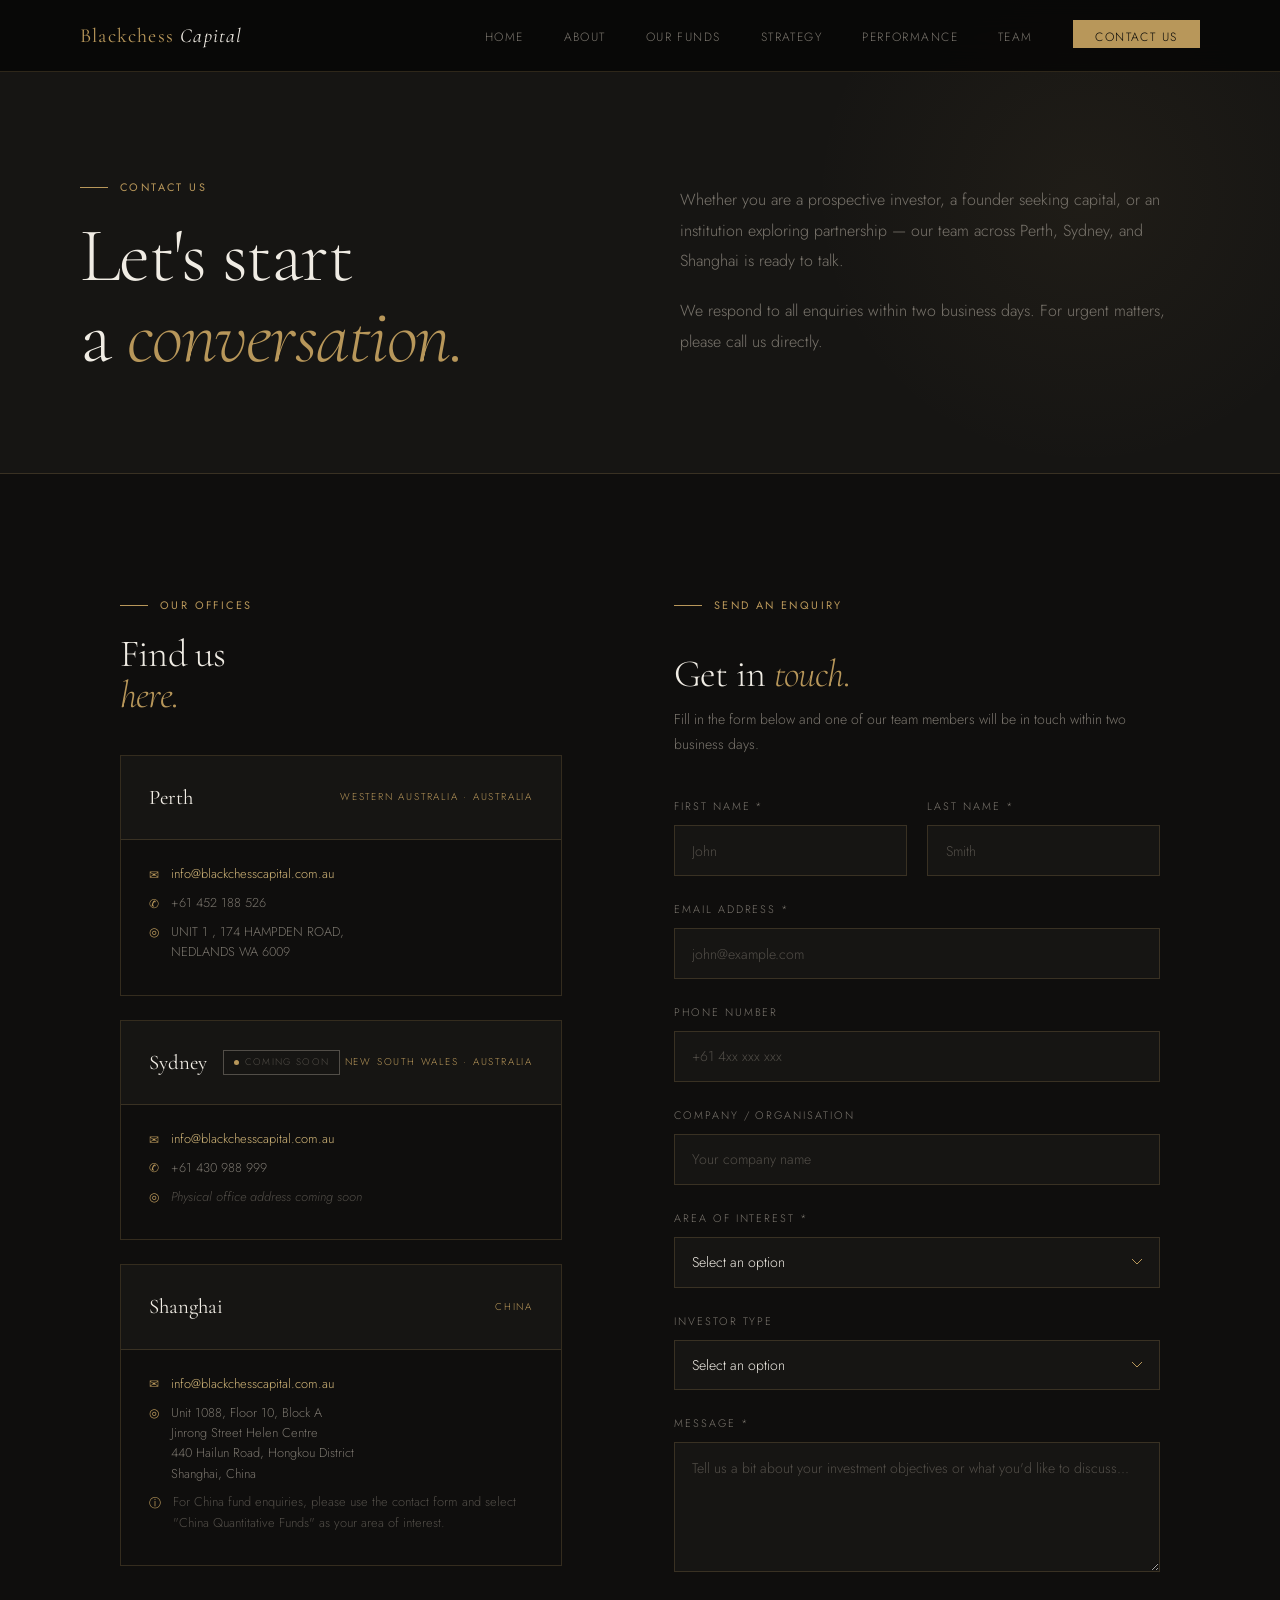
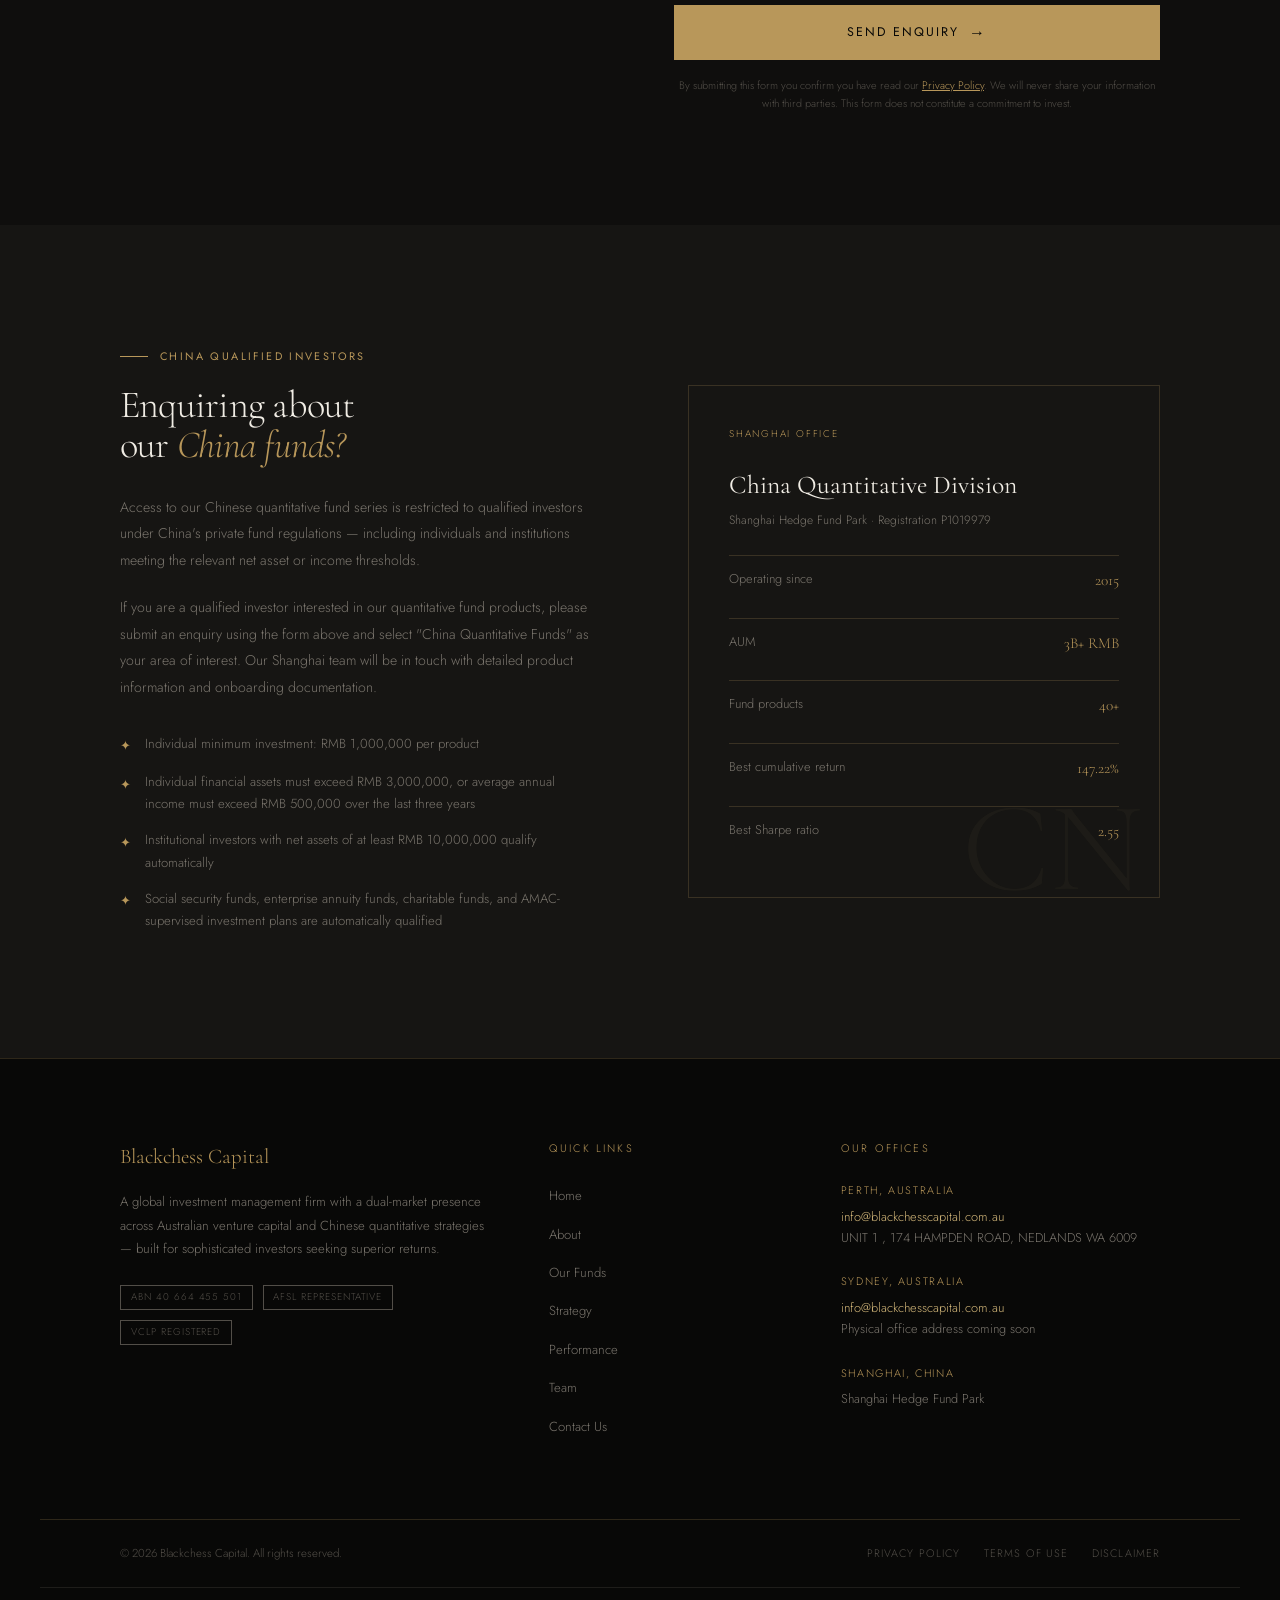
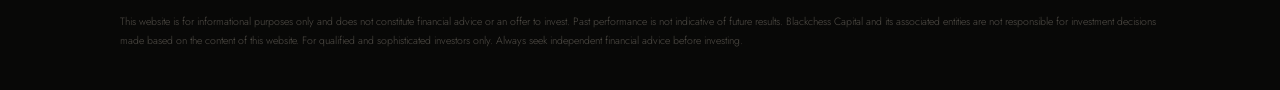
<file: contact.html>
<!DOCTYPE html>
<html lang="en">
<head>
  <meta charset="UTF-8">
  <meta name="viewport" content="width=device-width, initial-scale=1.0">
  <title>Contact — Blackchess Capital</title>
  <meta name="description" content="Contact Blackchess Capital — offices in Perth, Sydney and Shanghai. Reach our investment team for fund enquiries.">
  <link href="https://fonts.googleapis.com/css2?family=Cormorant+Garamond:ital,wght@0,300;0,400;0,500;1,300;1,400&family=Jost:wght@300;400;500&display=swap" rel="stylesheet">
  <style>
    :root {
      --black:#080807; --dark:#0f0e0d; --dark2:#161513; --dark3:#1e1c1a;
      --gold:#b8975a; --gold-light:#d4b87a; --gold-dim:rgba(184,151,90,0.12);
      --gold-border:rgba(184,151,90,0.22); --white:#f0ece4; --off-white:#d4cfc6;
      --muted:#7a756d; --muted2:#524e48; --nav-h:72px;
    }
    *,*::before,*::after{margin:0;padding:0;box-sizing:border-box}
    html{scroll-behavior:smooth}
    body{background:var(--dark);color:var(--white);font-family:'Jost',sans-serif;font-weight:300;line-height:1.7;overflow-x:hidden}
    ::-webkit-scrollbar{width:4px}::-webkit-scrollbar-track{background:var(--black)}::-webkit-scrollbar-thumb{background:var(--gold-border);border-radius:2px}
    ::selection{background:var(--gold);color:var(--black)}
    a{color:inherit;text-decoration:none} p{color:var(--off-white)}
    .section{padding:7rem 0;position:relative}
    .container{max-width:1200px;margin:0 auto;padding:0 5rem}
    .divider{height:0.5px;background:var(--gold-border)}
    .display{font-family:'Cormorant Garamond',serif;font-weight:300;line-height:1.05;letter-spacing:-0.02em}
    .display em{font-style:italic;color:var(--gold)}
    .eyebrow{display:inline-flex;align-items:center;gap:12px;font-size:0.68rem;letter-spacing:0.22em;text-transform:uppercase;color:var(--gold);font-family:'Jost',sans-serif;font-weight:400}
    .eyebrow::before{content:'';display:block;width:28px;height:0.5px;background:var(--gold);flex-shrink:0}
    .reveal{opacity:0;transform:translateY(28px);transition:opacity 0.75s ease,transform 0.75s ease}
    .reveal.visible{opacity:1;transform:translateY(0)}
    .reveal-delay-1{transition-delay:0.1s}.reveal-delay-2{transition-delay:0.2s}
    .reveal-delay-3{transition-delay:0.3s}.reveal-delay-4{transition-delay:0.4s}

    /* NAV */
    #site-nav{position:fixed;top:0;left:0;right:0;height:var(--nav-h);z-index:1000;display:flex;align-items:center;justify-content:space-between;padding:0 5rem;background:rgba(8,8,7,0.92);backdrop-filter:blur(16px);border-bottom:0.5px solid var(--gold-border);transition:background 0.3s}
    .nav-logo{font-family:'Cormorant Garamond',serif;font-size:1.25rem;font-weight:400;color:var(--gold);letter-spacing:0.06em}
    .nav-logo span{color:var(--white);font-style:italic}
    .nav-links{display:flex;align-items:center;gap:2.5rem;list-style:none}
    .nav-links a{font-size:0.75rem;letter-spacing:0.12em;text-transform:uppercase;color:var(--muted);transition:color 0.25s;position:relative;padding-bottom:2px}
    .nav-links a::after{content:'';position:absolute;bottom:-2px;left:0;right:0;height:0.5px;background:var(--gold);transform:scaleX(0);transition:transform 0.25s}
    .nav-links a:hover,.nav-links a.active{color:var(--white)}.nav-links a:hover::after,.nav-links a.active::after{transform:scaleX(1)}
    .nav-cta{background:var(--gold)!important;color:var(--black)!important;padding:0.5rem 1.4rem}.nav-cta:hover{background:var(--gold-light)!important}.nav-cta::after{display:none!important}
    .hamburger{display:none;flex-direction:column;gap:5px;cursor:pointer;background:none;border:none;padding:4px}
    .hamburger span{display:block;width:22px;height:0.5px;background:var(--white)}

    /* PAGE HERO */
    .page-hero{padding:calc(var(--nav-h) + 6rem) 5rem 6rem;background:var(--dark2);border-bottom:0.5px solid var(--gold-border);position:relative;overflow:hidden}
    .page-hero::before{content:'';position:absolute;top:-80px;right:-80px;width:550px;height:550px;border-radius:50%;background:radial-gradient(circle,rgba(184,151,90,0.06) 0%,transparent 70%);pointer-events:none}
    .page-hero-inner{max-width:1200px;margin:0 auto;display:grid;grid-template-columns:1fr 1fr;gap:5rem;align-items:end}
    .page-hero-title{font-size:clamp(3rem,6vw,5.5rem);margin:1.25rem 0 0}
    .page-hero-desc{font-size:1rem;color:var(--muted);line-height:1.9;margin-bottom:1.25rem}

    /* ── CONTACT MAIN ── */
    #contact-main{ background:var(--dark); }
    .contact-layout{
      display:grid; grid-template-columns:1fr 1.1fr;
      gap:7rem; align-items:start;
    }

    /* OFFICES */
    .offices-title{ font-size:clamp(1.8rem,3vw,2.5rem); margin:1.25rem 0 2.5rem; }
    .office-card{
      border:0.5px solid var(--gold-border);
      margin-bottom:1.5rem;
      overflow:hidden; transition:border-color 0.3s;
      position:relative;
    }
    .office-card:hover{ border-color:rgba(184,151,90,0.5); }
    .office-card::before{
      content:''; position:absolute; top:0; left:0; bottom:0;
      width:2px; background:var(--gold);
      transform:scaleY(0); transform-origin:top;
      transition:transform 0.35s ease;
    }
    .office-card:hover::before{ transform:scaleY(1); }
    .office-card-header{
      padding:1.5rem 1.75rem;
      background:var(--dark2);
      border-bottom:0.5px solid var(--gold-border);
      display:flex; justify-content:space-between; align-items:center;
    }
    .office-city{
      font-family:'Cormorant Garamond',serif;
      font-size:1.3rem; font-weight:400;
    }
    .office-country{
      font-size:0.62rem; letter-spacing:0.18em; text-transform:uppercase;
      color:var(--gold);
    }
    .office-card-body{ padding:1.5rem 1.75rem; }
    .office-contact-name{
      font-size:0.85rem; font-weight:400;
      color:var(--white); margin-bottom:0.75rem;
    }
    .office-detail{
      display:flex; align-items:flex-start; gap:0.75rem;
      font-size:0.8rem; color:var(--muted);
      margin-bottom:0.5rem; line-height:1.6;
    }
    .office-detail-icon{ color:var(--gold); flex-shrink:0; font-size:0.75rem; margin-top:0.1rem; }
    .office-detail a{ color:var(--gold-light); transition:color 0.2s; }
    .office-detail a:hover{ color:var(--gold); }

    /* Coming soon badge */
    .coming-soon-badge{
      display:inline-flex; align-items:center; gap:6px;
      font-size:0.6rem; letter-spacing:0.14em; text-transform:uppercase;
      color:var(--muted2); border:0.5px solid var(--muted2);
      padding:0.2rem 0.6rem;
    }
    .coming-soon-badge::before{
      content:''; width:5px; height:5px; border-radius:50%;
      background:var(--gold); display:block; flex-shrink:0;
      animation:pulse 2s ease-in-out infinite;
    }
    @keyframes pulse{ 0%,100%{opacity:0.4} 50%{opacity:1} }

    /* ── ENQUIRY FORM ── */
    .form-title{ font-size:clamp(1.8rem,3vw,2.5rem); margin:1.25rem 0 0.75rem; }
    .form-subtitle{ font-size:0.88rem; color:var(--muted); line-height:1.8; margin-bottom:2.5rem; }

    .form-group{ margin-bottom:1.5rem; }
    .form-label{
      display:block; font-size:0.68rem; letter-spacing:0.18em;
      text-transform:uppercase; color:var(--muted);
      margin-bottom:0.6rem;
    }
    .form-input,
    .form-select,
    .form-textarea{
      width:100%;
      background:var(--dark2);
      border:0.5px solid var(--gold-border);
      color:var(--white);
      font-family:'Jost',sans-serif;
      font-size:0.88rem;
      font-weight:300;
      padding:0.9rem 1.1rem;
      outline:none;
      transition:border-color 0.25s;
      appearance:none;
      -webkit-appearance:none;
    }
    .form-input:focus,
    .form-select:focus,
    .form-textarea:focus{
      border-color:var(--gold);
    }
    .form-input::placeholder,
    .form-textarea::placeholder{ color:var(--muted2); }
    .form-textarea{ resize:vertical; min-height:130px; }
    .form-select{
      background-image:url("data:image/svg+xml,%3Csvg xmlns='http://www.w3.org/2000/svg' width='12' height='8' viewBox='0 0 12 8'%3E%3Cpath d='M1 1l5 5 5-5' stroke='%23b8975a' stroke-width='1' fill='none'/%3E%3C/svg%3E");
      background-repeat:no-repeat;
      background-position:right 1rem center;
      padding-right:2.5rem;
      cursor:pointer;
    }
    .form-select option{ background:var(--dark2); color:var(--white); }
    .form-row{
      display:grid; grid-template-columns:1fr 1fr; gap:1.25rem;
    }
    .form-submit{
      width:100%;
      background:var(--gold); color:var(--black);
      border:none; cursor:pointer;
      font-family:'Jost',sans-serif;
      font-size:0.78rem; font-weight:400;
      letter-spacing:0.16em; text-transform:uppercase;
      padding:1rem 2rem;
      transition:background 0.28s, transform 0.28s;
      display:flex; align-items:center; justify-content:center; gap:10px;
      margin-top:0.5rem;
    }
    .form-submit:hover{ background:var(--gold-light); transform:translateY(-1px); }
    .form-submit::after{ content:'→'; font-size:1rem; transition:transform 0.2s; }
    .form-submit:hover::after{ transform:translateX(4px); }
    .form-note{
      font-size:0.68rem; color:var(--muted2); line-height:1.7;
      margin-top:1rem; text-align:center;
    }

    /* Success message */
    .form-success{
      display:none; padding:1.5rem 2rem;
      border:0.5px solid var(--gold-border);
      background:var(--gold-dim);
      text-align:center; margin-top:1rem;
    }
    .form-success p{ font-size:0.85rem; color:var(--off-white); }
    .form-success.visible{ display:block; }

    /* ── SHANGHAI NOTE ── */
    #shanghai-note{ background:var(--dark2); }
    .shanghai-layout{
      display:grid; grid-template-columns:1fr 1fr;
      gap:6rem; align-items:center;
    }
    .shanghai-title{ font-size:clamp(1.8rem,3vw,2.8rem); margin:1.25rem 0 1.75rem; }
    .shanghai-body{ font-size:0.88rem; color:var(--muted); line-height:1.9; margin-bottom:1.25rem; }
    .shanghai-detail{
      display:flex; align-items:flex-start; gap:0.85rem;
      font-size:0.82rem; color:var(--muted); margin-bottom:0.85rem;
    }
    .shanghai-detail-icon{ color:var(--gold); flex-shrink:0; margin-top:0.15rem; }
    .shanghai-box{
      border:0.5px solid var(--gold-border); padding:2.5rem;
      position:relative; overflow:hidden;
    }
    .shanghai-box-bg{
      position:absolute; bottom:-1rem; right:1rem;
      font-family:'Cormorant Garamond',serif;
      font-size:8rem; font-weight:300;
      color:rgba(184,151,90,0.05); line-height:1;
      pointer-events:none; user-select:none;
    }
    .shanghai-box-label{
      font-size:0.62rem; letter-spacing:0.18em; text-transform:uppercase;
      color:var(--gold); margin-bottom:1.25rem; display:block;
    }
    .shanghai-box-name{
      font-family:'Cormorant Garamond',serif;
      font-size:1.6rem; font-weight:400; margin-bottom:0.25rem;
    }
    .shanghai-box-sub{
      font-size:0.75rem; color:var(--muted); margin-bottom:1.5rem;
    }
    .shanghai-box-items{
      display:flex; flex-direction:column; gap:0.75rem;
    }
    .shanghai-box-item{
      display:flex; justify-content:space-between;
      padding:0.75rem 0; border-top:0.5px solid var(--gold-border);
      font-size:0.8rem;
    }
    .shanghai-box-item-label{ color:var(--muted); }
    .shanghai-box-item-val{
      font-family:'Cormorant Garamond',serif;
      font-size:0.95rem; color:var(--gold);
    }

    /* FOOTER */
    #site-footer{background:var(--black);border-top:0.5px solid var(--gold-border)}
    .footer-main{display:grid;grid-template-columns:1.6fr 1fr 1.4fr;gap:4rem;padding:5rem;max-width:1200px;margin:0 auto}
    .footer-brand-name{font-family:'Cormorant Garamond',serif;font-size:1.3rem;color:var(--gold);margin-bottom:1rem}
    .footer-brand-desc{font-size:0.82rem;color:var(--muted);line-height:1.8;margin-bottom:1.5rem}
    .footer-tags{display:flex;gap:0.6rem;flex-wrap:wrap}
    .footer-tags span{font-size:0.62rem;letter-spacing:0.1em;text-transform:uppercase;color:var(--muted2);border:0.5px solid var(--muted2);padding:0.2rem 0.6rem}
    .footer-col-title{font-size:0.68rem;letter-spacing:0.2em;text-transform:uppercase;color:var(--gold);margin-bottom:1.5rem}
    .footer-links{list-style:none;display:flex;flex-direction:column;gap:0.7rem}
    .footer-links a{font-size:0.82rem;color:var(--muted);transition:color 0.2s}.footer-links a:hover{color:var(--gold)}
    .footer-office{margin-bottom:1.5rem}
    .footer-office-city{font-size:0.68rem;letter-spacing:0.15em;text-transform:uppercase;color:var(--gold);margin-bottom:0.4rem}
    .footer-office p{font-size:0.8rem;color:var(--muted);line-height:1.65}
    .footer-office a{color:var(--gold-light);transition:color 0.2s}.footer-office a:hover{color:var(--gold)}
    .footer-bottom{border-top:0.5px solid var(--gold-border);padding:1.5rem 5rem;max-width:1200px;margin:0 auto;display:flex;justify-content:space-between;align-items:center;gap:1rem;flex-wrap:wrap}
    .footer-copy{font-size:0.72rem;color:var(--muted2)}
    .footer-legal{display:flex;gap:1.5rem}
    .footer-legal a{font-size:0.68rem;letter-spacing:0.1em;text-transform:uppercase;color:var(--muted2);transition:color 0.2s}.footer-legal a:hover{color:var(--muted)}
    .footer-disclaimer{border-top:0.5px solid rgba(80,76,72,0.3);padding:1.5rem 5rem 2.5rem;max-width:1200px;margin:0 auto}
    .footer-disclaimer p{font-size:0.66rem;color:var(--muted2);line-height:1.8}

    /* RESPONSIVE */
    @media(max-width:1100px){
      .page-hero-inner,.contact-layout,.shanghai-layout{grid-template-columns:1fr;gap:3rem}
      .footer-main{grid-template-columns:1fr;gap:2.5rem;padding:3rem 1.5rem}
      .footer-bottom,.footer-disclaimer{padding-left:1.5rem;padding-right:1.5rem}
    }
    @media(max-width:768px){
      #site-nav{padding:0 1.5rem}
      .nav-links{display:none;position:fixed;top:var(--nav-h);left:0;right:0;flex-direction:column;background:var(--black);padding:2rem 1.5rem;gap:1.5rem;border-bottom:0.5px solid var(--gold-border)}
      .nav-links.open{display:flex}
      .hamburger{display:flex}
      .page-hero{padding:calc(var(--nav-h) + 4rem) 1.5rem 4rem}
      .container{padding:0 1.5rem}
      .section{padding:4rem 0}
      .form-row{grid-template-columns:1fr}
    }
  </style>
</head>
<body>

<!-- NAV -->
<nav id="site-nav">
  <a class="nav-logo" href="index.html">Blackchess <span>Capital</span></a>
  <ul class="nav-links" id="nav-links">
    <li><a href="index.html">Home</a></li>
    <li><a href="about.html">About</a></li>
    <li><a href="funds.html">Our Funds</a></li>
    <li><a href="strategy.html">Strategy</a></li>
    <li><a href="performance.html">Performance</a></li>
    <li><a href="team.html">Team</a></li>
    <li><a href="contact.html" class="nav-cta active">Contact Us</a></li>
  </ul>
  <button class="hamburger" id="hamburger" aria-label="Toggle menu">
    <span></span><span></span><span></span>
  </button>
</nav>

<!-- PAGE HERO -->
<div class="page-hero">
  <div class="page-hero-inner">
    <div>
      <div class="eyebrow reveal">Contact Us</div>
      <h1 class="display page-hero-title reveal reveal-delay-1">
        Let's start<br>a <em>conversation.</em>
      </h1>
    </div>
    <div class="reveal reveal-delay-2">
      <p class="page-hero-desc">
        Whether you are a prospective investor, a founder seeking capital, 
        or an institution exploring partnership — our team across 
        Perth, Sydney, and Shanghai is ready to talk.
      </p>
      <p class="page-hero-desc">
        We respond to all enquiries within two business days. 
        For urgent matters, please call us directly.
      </p>
    </div>
  </div>
</div>

<!-- CONTACT MAIN -->
<section class="section" id="contact-main">
  <div class="container">
    <div class="contact-layout">

      <!-- LEFT — OFFICES -->
      <div>
        <div class="eyebrow reveal">Our Offices</div>
        <h2 class="display offices-title reveal reveal-delay-1">
          Find us<br><em>here.</em>
        </h2>

        <!-- Perth -->
        <div class="office-card reveal reveal-delay-1">
          <div class="office-card-header">
            <div class="office-city">Perth</div>
            <div class="office-country">Western Australia · Australia</div>
          </div>
          <div class="office-card-body">
            
            <div class="office-detail">
              <span class="office-detail-icon">✉</span>
              <a href="mailto:info@blackchesscapital.com.au">info@blackchesscapital.com.au</a>
            </div>
            <div class="office-detail">
              <span class="office-detail-icon">✆</span>
              <span>+61 452 188 526</span>
            </div>
            <div class="office-detail">
              <span class="office-detail-icon">◎</span>
              <span>UNIT 1 , 174 HAMPDEN ROAD, <br>NEDLANDS WA 6009</span>
            </div>
          </div>
        </div>

        <!-- Sydney — Coming Soon -->
        <div class="office-card reveal reveal-delay-2">
          <div class="office-card-header">
            <div style="display:flex;align-items:center;gap:1rem;">
              <div class="office-city">Sydney</div>
              <span class="coming-soon-badge">Coming Soon</span>
            </div>
            <div class="office-country">New South Wales · Australia</div>
          </div>
          <div class="office-card-body">
            
            <div class="office-detail">
              <span class="office-detail-icon">✉</span>
              <a href="mailto:info@blackchesscapital.com.au">info@blackchesscapital.com.au</a>
            </div>
            <div class="office-detail">
              <span class="office-detail-icon">✆</span>
              <span>+61 430 988 999</span>
            </div>
            <div class="office-detail">
              <span class="office-detail-icon">◎</span>
              <span style="color:var(--muted2);font-style:italic;">Physical office address coming soon</span>
            </div>
          </div>
        </div>

        <!-- Shanghai -->
        <div class="office-card reveal reveal-delay-3">
          <div class="office-card-header">
            <div class="office-city">Shanghai</div>
            <div class="office-country">China</div>
          </div>
          <div class="office-card-body">
            
            <div class="office-detail">
              <span class="office-detail-icon">✉</span>
              <a href="mailto:info@blackchesscapital.com.au">info@blackchesscapital.com.au</a>
            </div>
            <div class="office-detail">
            <span class="office-detail-icon">◎</span>
            <span>Unit 1088, Floor 10, Block A<br>Jinrong Street Helen Centre<br>440 Hailun Road, Hongkou District<br>Shanghai, China</span>
            </div>
            <div class="office-detail">
              <span class="office-detail-icon">ⓘ</span>
              <span style="color:var(--muted2);">For China fund enquiries, please use the contact form and select "China Quantitative Funds" as your area of interest.</span>
            </div>
          </div>
        </div>
      </div>

      <!-- RIGHT — FORM -->
      <div class="reveal reveal-delay-2">
        <div class="eyebrow" style="margin-bottom:1.25rem;">Send an Enquiry</div>
        <h2 class="display form-title">Get in <em>touch.</em></h2>
        <p class="form-subtitle">
          Fill in the form below and one of our team members will 
          be in touch within two business days.
        </p>

        <!--
          FORMSPREE INTEGRATION — when ready:
          1. Go to https://formspree.io and create a free account
          2. Create a new form and copy your form endpoint e.g. https://formspree.io/f/yourcode
          3. Replace action="#" below with your Formspree endpoint
          4. Remove the id="contact-form" JS handling and let Formspree handle submission
        -->
        <form id="contact-form" action="#" method="POST">

          <div class="form-row">
            <div class="form-group">
              <label class="form-label" for="first-name">First Name *</label>
              <input class="form-input" type="text" id="first-name" name="first_name" placeholder="John" required>
            </div>
            <div class="form-group">
              <label class="form-label" for="last-name">Last Name *</label>
              <input class="form-input" type="text" id="last-name" name="last_name" placeholder="Smith" required>
            </div>
          </div>

          <div class="form-group">
            <label class="form-label" for="email">Email Address *</label>
            <input class="form-input" type="email" id="email" name="email" placeholder="john@example.com" required>
          </div>

          <div class="form-group">
            <label class="form-label" for="phone">Phone Number</label>
            <input class="form-input" type="tel" id="phone" name="phone" placeholder="+61 4xx xxx xxx">
          </div>

          <div class="form-group">
            <label class="form-label" for="company">Company / Organisation</label>
            <input class="form-input" type="text" id="company" name="company" placeholder="Your company name">
          </div>

          <div class="form-group">
            <label class="form-label" for="interest">Area of Interest *</label>
            <select class="form-select" id="interest" name="interest" required>
              <option value="" disabled selected>Select an option</option>
              <option value="vc-fund">Venture Capital Fund — Australia</option>
              <option value="investment-trust">Investment Trust — Australia</option>
              <option value="quant-funds">China Quantitative Funds</option>
              <option value="all-funds">General Fund Enquiry</option>
              <option value="portfolio-company">Portfolio Company / Funding</option>
              <option value="partnership">Partnership or Referral</option>
              <option value="other">Other</option>
            </select>
          </div>

          <div class="form-group">
            <label class="form-label" for="investor-type">Investor Type</label>
            <select class="form-select" id="investor-type" name="investor_type">
              <option value="" disabled selected>Select an option</option>
              <option value="individual">Individual / High Net Worth</option>
              <option value="smsf">Self-Managed Super Fund (SMSF)</option>
              <option value="family-office">Family Office</option>
              <option value="institutional">Institutional Investor</option>
              <option value="corporate">Corporate</option>
              <option value="other">Other</option>
            </select>
          </div>

          <div class="form-group">
            <label class="form-label" for="message">Message *</label>
            <textarea class="form-textarea" id="message" name="message" placeholder="Tell us a bit about your investment objectives or what you'd like to discuss..." required></textarea>
          </div>

          <button type="submit" class="form-submit">Send Enquiry</button>

          <p class="form-note">
            By submitting this form you confirm you have read our 
            <a href="#" style="color:var(--gold);text-decoration:underline;">Privacy Policy</a>. 
            We will never share your information with third parties. 
            This form does not constitute a commitment to invest.
          </p>
        </form>

        <div class="form-success" id="form-success">
          <p>✓ &nbsp; Thank you for your enquiry. A member of our team will be in touch within two business days.</p>
        </div>
      </div>

    </div>
  </div>
</section>

<div class="divider"></div>

<!-- SHANGHAI SECTION -->
<section class="section" id="shanghai-note">
  <div class="container">
    <div class="shanghai-layout">
      <div class="reveal">
        <div class="eyebrow">China Qualified Investors</div>
        <h2 class="display shanghai-title">
          Enquiring about<br>our <em>China funds?</em>
        </h2>
        <p class="shanghai-body">
          Access to our Chinese quantitative fund series is restricted 
          to qualified investors under China's private fund regulations — 
          including individuals and institutions meeting the relevant 
          net asset or income thresholds.
        </p>
        <p class="shanghai-body">
          If you are a qualified investor interested in our quantitative 
          fund products, please submit an enquiry using the form above 
          and select "China Quantitative Funds" as your area of interest. 
          Our Shanghai team will be in touch with detailed product 
          information and onboarding documentation.
        </p>
        <div style="margin-top:2rem;">
          <div class="shanghai-detail">
            <span class="shanghai-detail-icon">✦</span>
            <span>Individual minimum investment: RMB 1,000,000 per product</span>
          </div>
          <div class="shanghai-detail">
            <span class="shanghai-detail-icon">✦</span>
            <span>Individual financial assets must exceed RMB 3,000,000, or average annual income must exceed RMB 500,000 over the last three years</span>
          </div>
          <div class="shanghai-detail">
            <span class="shanghai-detail-icon">✦</span>
            <span>Institutional investors with net assets of at least RMB 10,000,000 qualify automatically</span>
          </div>
          <div class="shanghai-detail">
            <span class="shanghai-detail-icon">✦</span>
            <span>Social security funds, enterprise annuity funds, charitable funds, and AMAC-supervised investment plans are automatically qualified</span>
          </div>
        </div>
      </div>

      <div class="reveal reveal-delay-2">
        <div class="shanghai-box">
          <div class="shanghai-box-bg">CN</div>
          <span class="shanghai-box-label">Shanghai Office</span>
          <div class="shanghai-box-name">China Quantitative Division</div>
          <div class="shanghai-box-sub">Shanghai Hedge Fund Park · Registration P1019979</div>
          <div class="shanghai-box-items">
            <div class="shanghai-box-item">
              <span class="shanghai-box-item-label">Operating since</span>
              <span class="shanghai-box-item-val">2015</span>
            </div>
            <div class="shanghai-box-item">
              <span class="shanghai-box-item-label">AUM</span>
              <span class="shanghai-box-item-val">3B+ RMB</span>
            </div>
            <div class="shanghai-box-item">
              <span class="shanghai-box-item-label">Fund products</span>
              <span class="shanghai-box-item-val">40+</span>
            </div>
            <div class="shanghai-box-item">
              <span class="shanghai-box-item-label">Best cumulative return</span>
              <span class="shanghai-box-item-val">147.22%</span>
            </div>
            <div class="shanghai-box-item">
              <span class="shanghai-box-item-label">Best Sharpe ratio</span>
              <span class="shanghai-box-item-val">2.55</span>
            </div>
          </div>
        </div>
      </div>
    </div>
  </div>
</section>

<!-- FOOTER -->
<footer id="site-footer">
  <div class="footer-main">
    <div>
      <div class="footer-brand-name">Blackchess Capital</div>
      <p class="footer-brand-desc">A global investment management firm with a dual-market presence across Australian venture capital and Chinese quantitative strategies — built for sophisticated investors seeking superior returns.</p>
      <div class="footer-tags">
        <span>ABN 40 664 455 501</span>
        <span>AFSL Representative</span>
        <span>VCLP Registered</span>
      </div>
    </div>
    <div>
      <div class="footer-col-title">Quick Links</div>
      <ul class="footer-links">
        <li><a href="index.html">Home</a></li>
        <li><a href="about.html">About</a></li>
        <li><a href="funds.html">Our Funds</a></li>
        <li><a href="strategy.html">Strategy</a></li>
        <li><a href="performance.html">Performance</a></li>
        <li><a href="team.html">Team</a></li>
        <li><a href="contact.html">Contact Us</a></li>
      </ul>
    </div>
    <div>
      <div class="footer-col-title">Our Offices</div>
      <div class="footer-office">
        <div class="footer-office-city">Perth, Australia</div>
        <p><a href="mailto:info@blackchesscapital.com.au">info@blackchesscapital.com.au</a> <br>
          UNIT 1 , 174 HAMPDEN ROAD, NEDLANDS WA 6009</p>
      </div>
      <div class="footer-office">
        <div class="footer-office-city">Sydney, Australia <span style="font-size:0.6rem;color:var(--muted2);letter-spacing:0.1em;"></span></div>
        <p><a href="mailto:info@blackchesscapital.com.au">info@blackchesscapital.com.au</a> <br>
          Physical office address coming soon</p>
      </div>
      <div class="footer-office">
        <div class="footer-office-city">Shanghai, China</div>
        <p>Shanghai Hedge Fund Park</p>
      </div>
    </div>
  </div>
  <div class="footer-bottom">
    <p class="footer-copy">© 2026 Blackchess Capital. All rights reserved.</p>
    <div class="footer-legal">
      <a href="#">Privacy Policy</a>
      <a href="#">Terms of Use</a>
      <a href="#">Disclaimer</a>
    </div>
  </div>
  <div class="footer-disclaimer">
    <p>This website is for informational purposes only and does not constitute financial advice or an offer to invest. Past performance is not indicative of future results. Blackchess Capital and its associated entities are not responsible for investment decisions made based on the content of this website. For qualified and sophisticated investors only. Always seek independent financial advice before investing.</p>
  </div>
</footer>

<script>
  /* NAV */
  document.getElementById('hamburger').addEventListener('click', () => {
    document.getElementById('nav-links').classList.toggle('open');
  });
  window.addEventListener('scroll', () => {
    document.getElementById('site-nav').style.background =
      window.scrollY > 60 ? 'rgba(8,8,7,0.98)' : 'rgba(8,8,7,0.92)';
  });

  /* REVEAL */
  const obs = new IntersectionObserver(entries => {
    entries.forEach(e => {
      if (e.isIntersecting) { e.target.classList.add('visible'); obs.unobserve(e.target); }
    });
  }, { threshold: 0.08 });
  document.querySelectorAll('.reveal').forEach(el => obs.observe(el));
  document.querySelectorAll('.page-hero .reveal').forEach((el, i) => {
    setTimeout(() => el.classList.add('visible'), 150 + i * 150);
  });

  /* FORM — placeholder handler (replace with Formspree later) */
  document.getElementById('contact-form').addEventListener('submit', function(e) {
    e.preventDefault();
    /* Once Formspree is connected, remove the e.preventDefault() above
       and the lines below — Formspree will handle everything automatically */
    this.style.opacity = '0.5';
    this.style.pointerEvents = 'none';
    document.getElementById('form-success').classList.add('visible');
    window.scrollTo({ top: document.getElementById('form-success').offsetTop - 100, behavior: 'smooth' });
  });
</script>
</body>
</html>
</file>
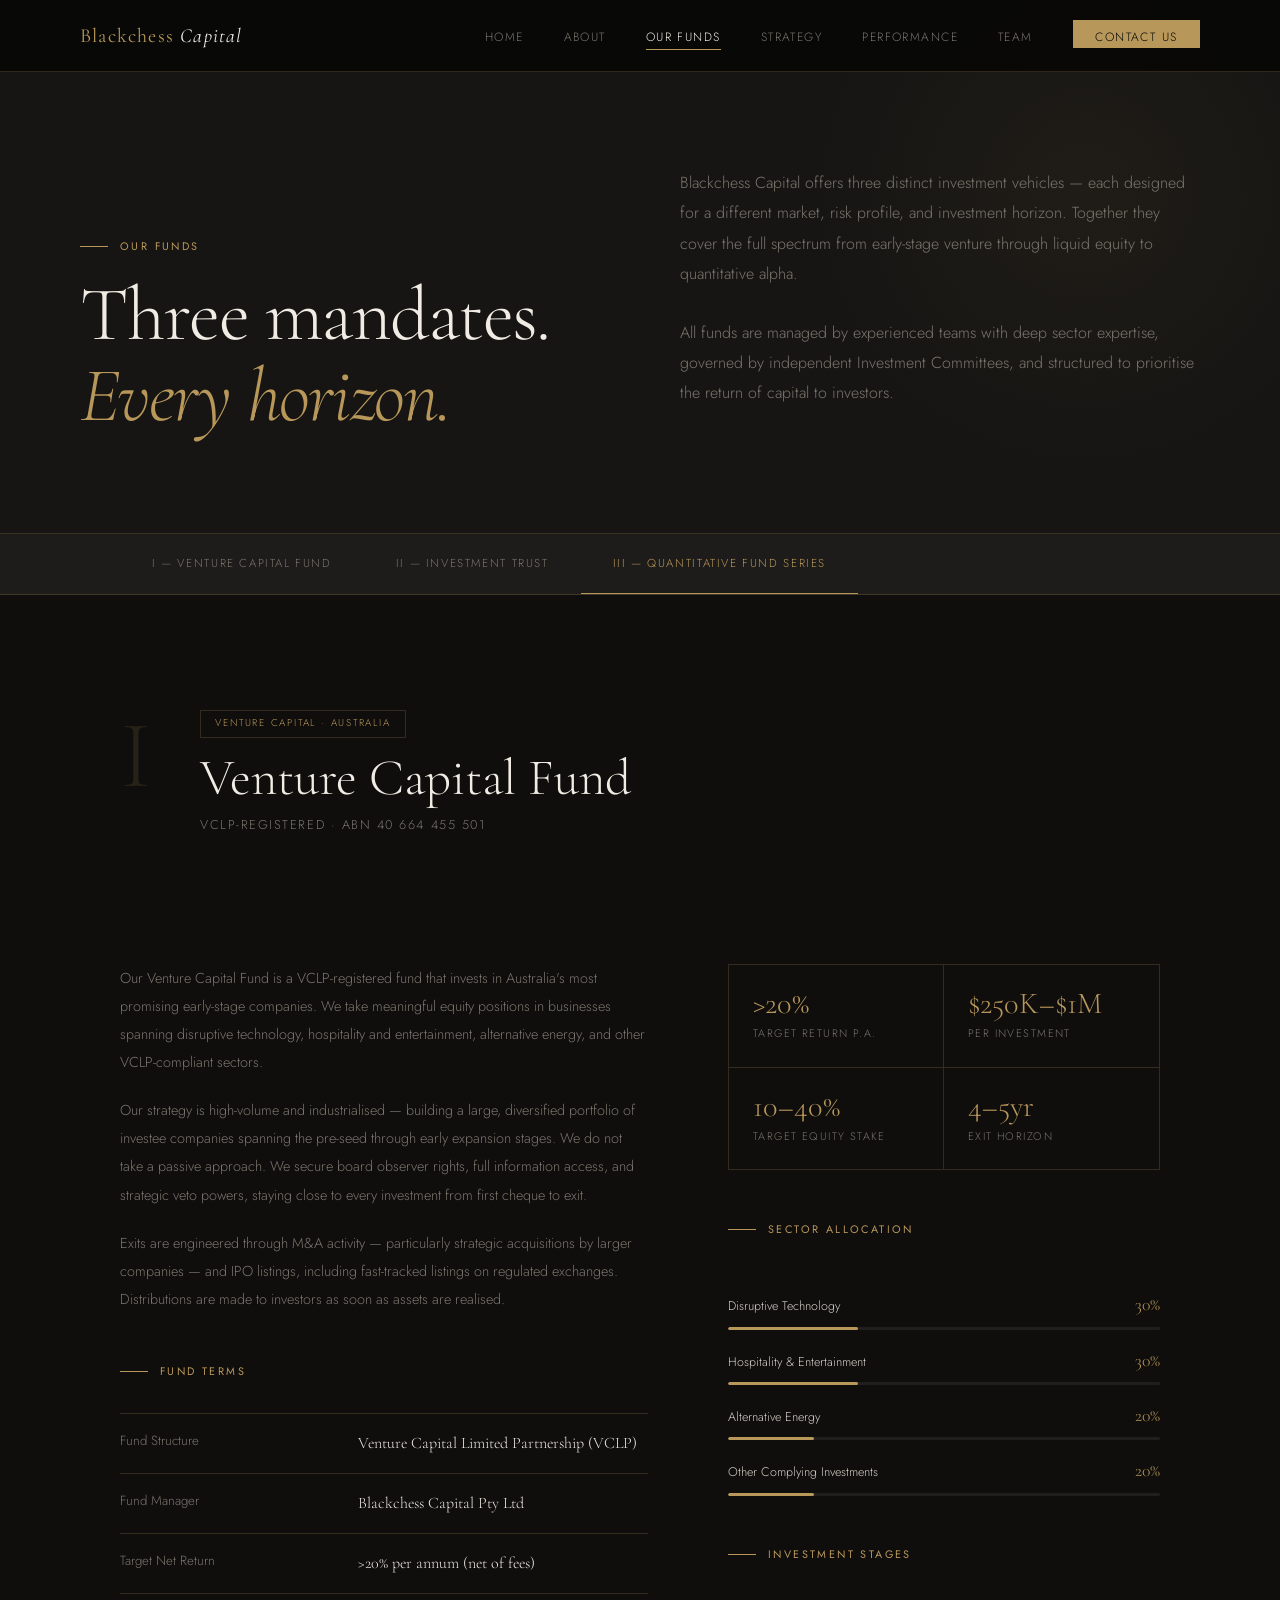
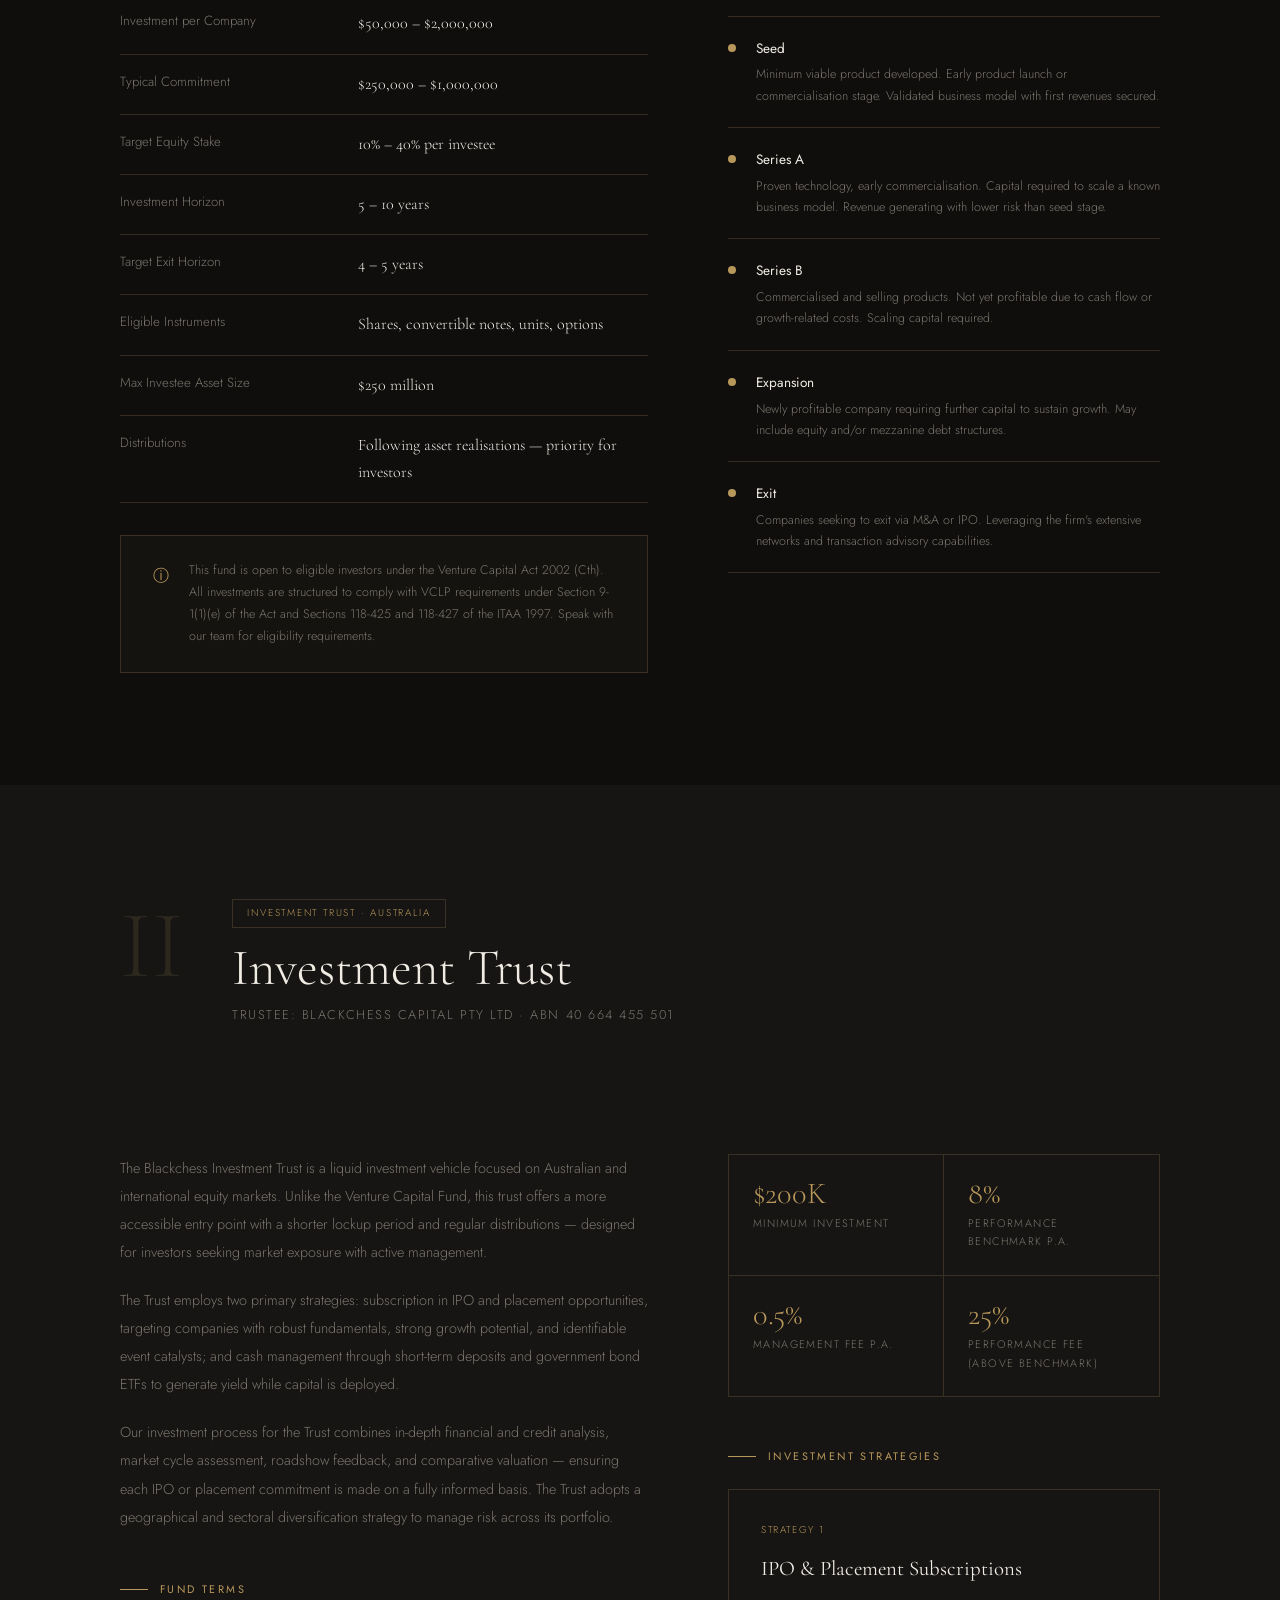
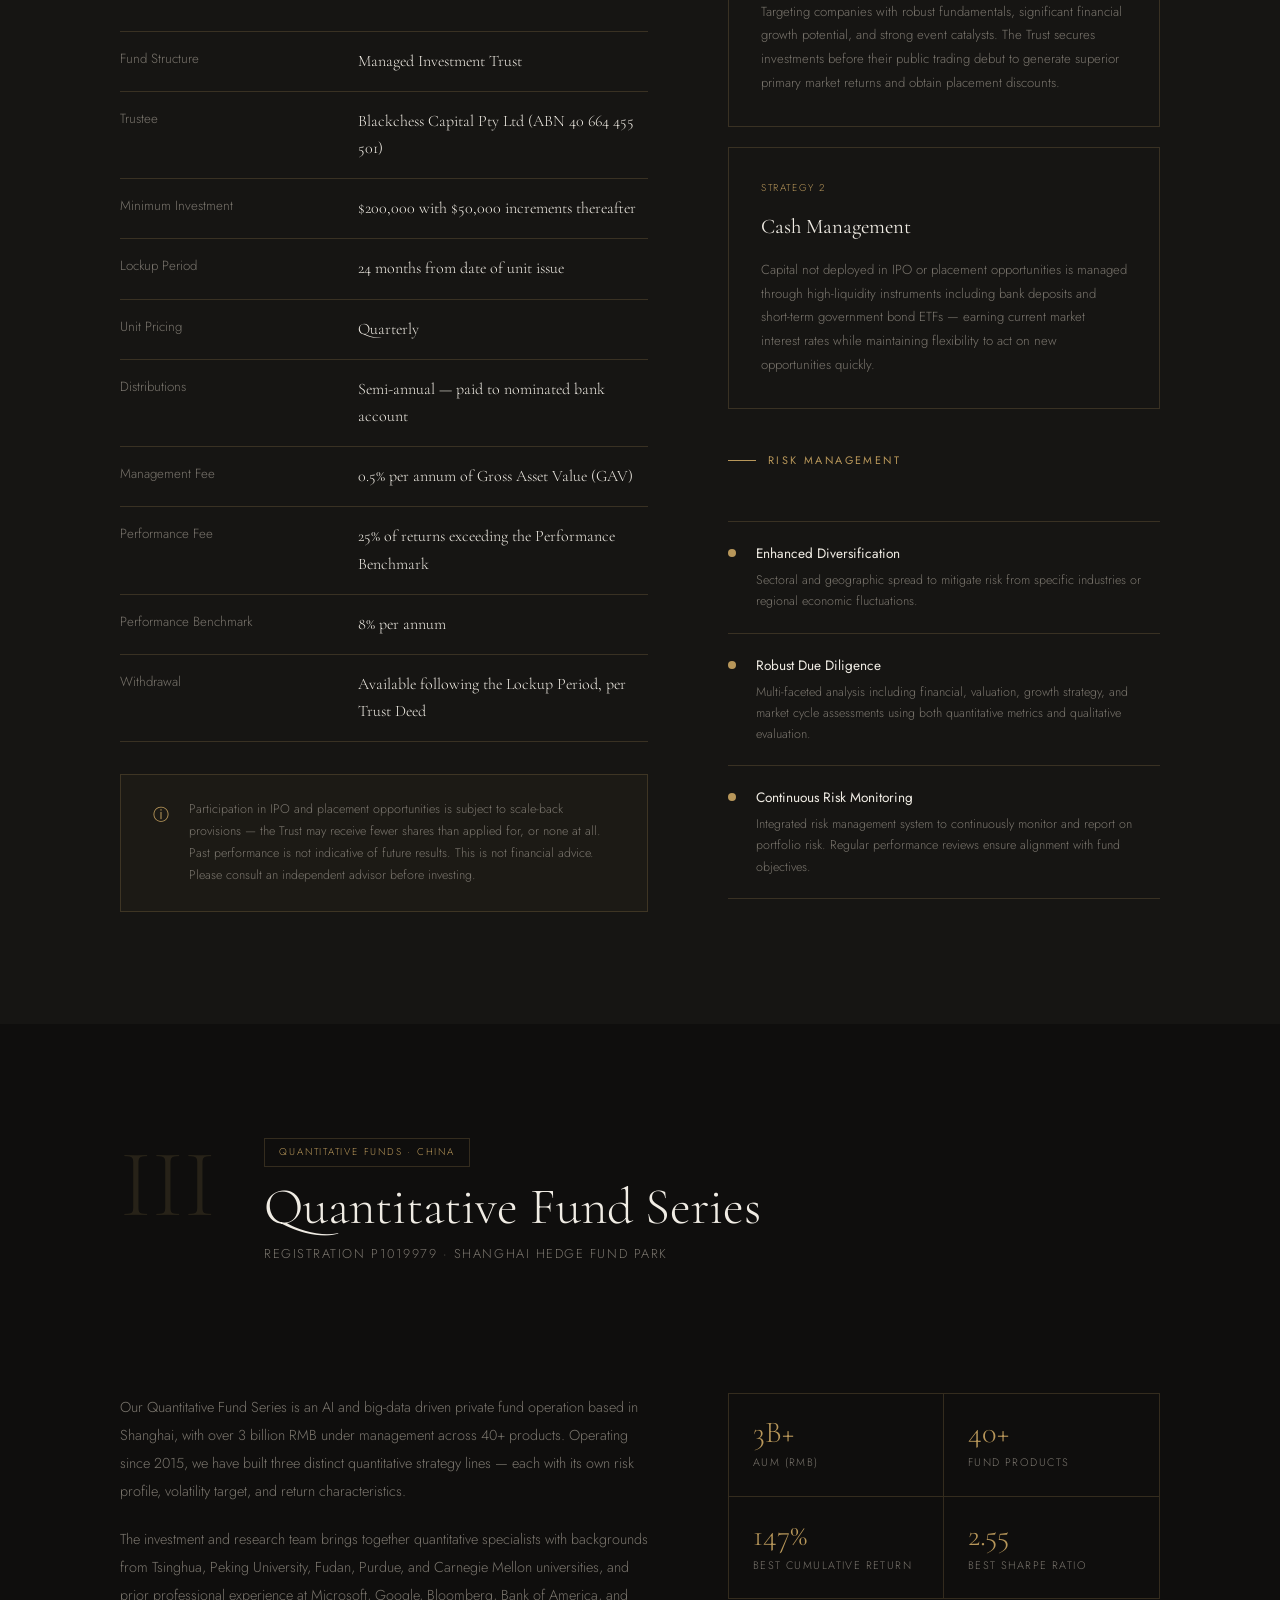
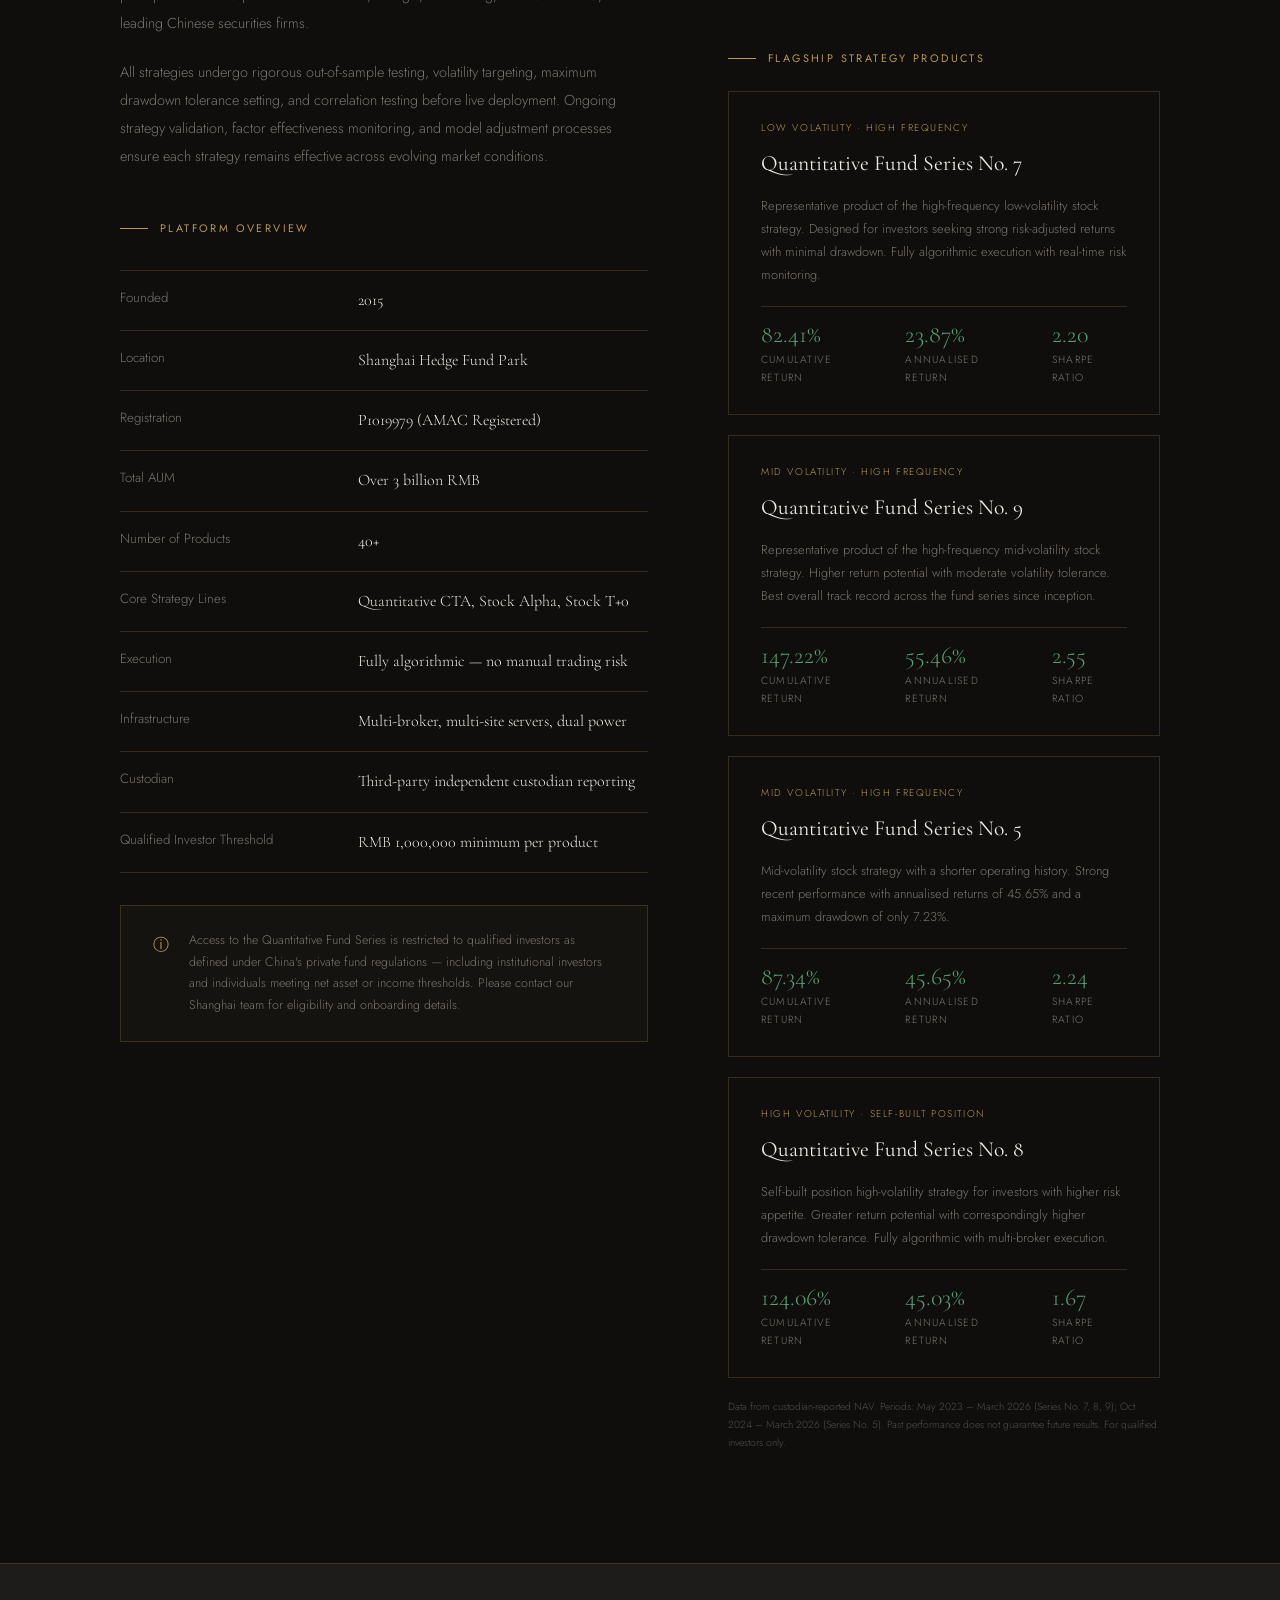
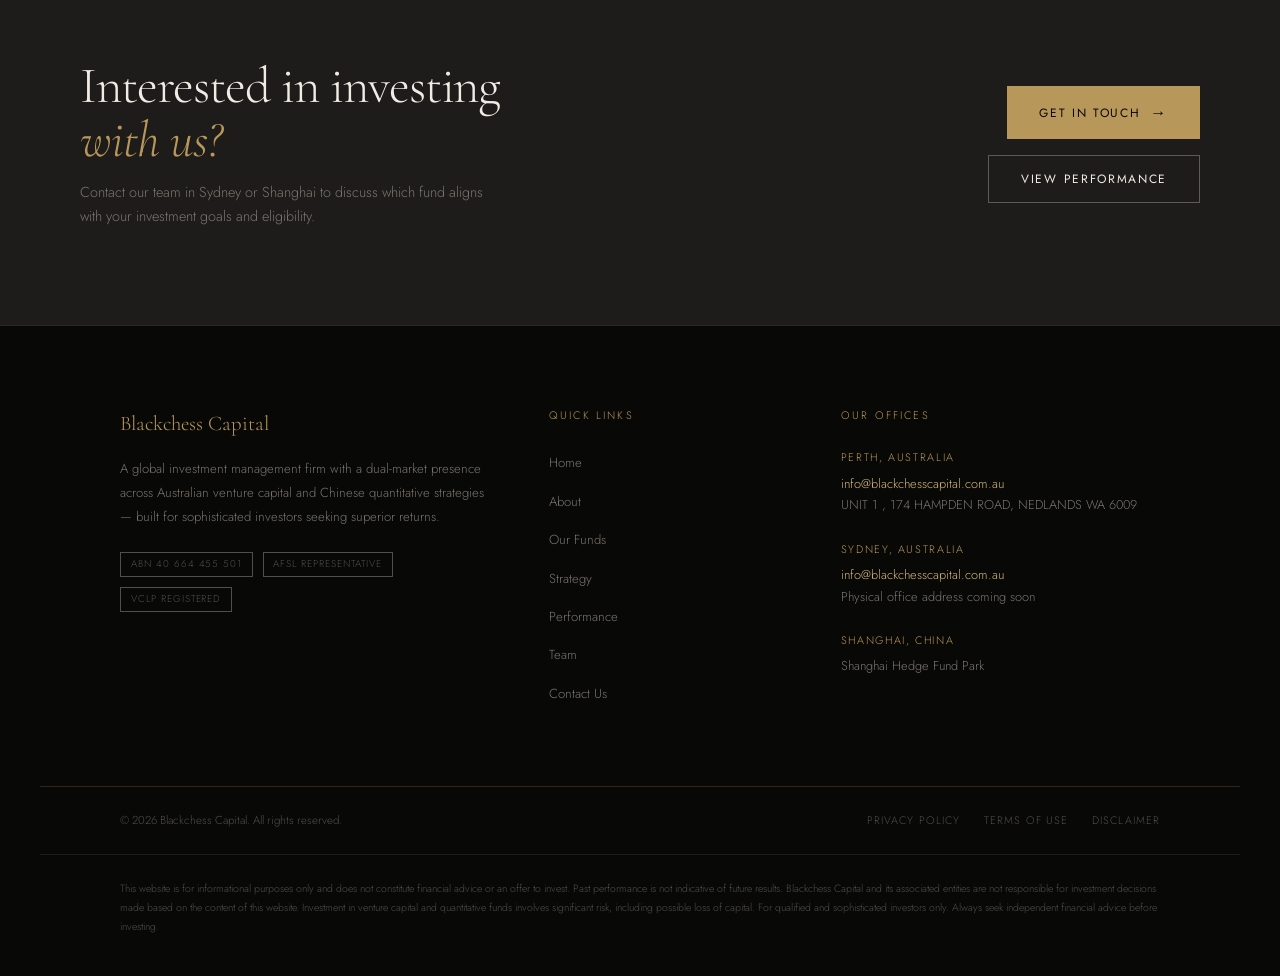
<file: funds.html>
<!DOCTYPE html>
<html lang="en">
<head>
  <meta charset="UTF-8">
  <meta name="viewport" content="width=device-width, initial-scale=1.0">
  <title>Our Funds — Blackchess Capital</title>
  <meta name="description" content="Explore Blackchess Capital's three investment mandates — Venture Capital Fund, Investment Trust, and Quantitative Fund Series.">
  <link href="https://fonts.googleapis.com/css2?family=Cormorant+Garamond:ital,wght@0,300;0,400;0,500;1,300;1,400&family=Jost:wght@300;400;500&display=swap" rel="stylesheet">
  <style>
    :root {
      --black:#080807; --dark:#0f0e0d; --dark2:#161513; --dark3:#1e1c1a;
      --gold:#b8975a; --gold-light:#d4b87a; --gold-dim:rgba(184,151,90,0.12);
      --gold-border:rgba(184,151,90,0.22); --white:#f0ece4; --off-white:#d4cfc6;
      --muted:#7a756d; --muted2:#524e48; --green:#5a9e72; --nav-h:72px;
    }
    *,*::before,*::after{margin:0;padding:0;box-sizing:border-box}
    html{scroll-behavior:smooth}
    body{background:var(--dark);color:var(--white);font-family:'Jost',sans-serif;font-weight:300;line-height:1.7;overflow-x:hidden}
    ::-webkit-scrollbar{width:4px}::-webkit-scrollbar-track{background:var(--black)}::-webkit-scrollbar-thumb{background:var(--gold-border);border-radius:2px}
    ::selection{background:var(--gold);color:var(--black)}
    a{color:inherit;text-decoration:none} p{color:var(--off-white)}
    .section{padding:7rem 0;position:relative}
    .container{max-width:1200px;margin:0 auto;padding:0 5rem}
    .divider{height:0.5px;background:var(--gold-border)}
    .display{font-family:'Cormorant Garamond',serif;font-weight:300;line-height:1.05;letter-spacing:-0.02em}
    .display em{font-style:italic;color:var(--gold)}
    .eyebrow{display:inline-flex;align-items:center;gap:12px;font-size:0.68rem;letter-spacing:0.22em;text-transform:uppercase;color:var(--gold);font-family:'Jost',sans-serif;font-weight:400}
    .eyebrow::before{content:'';display:block;width:28px;height:0.5px;background:var(--gold);flex-shrink:0}
    .stat-num{font-family:'Cormorant Garamond',serif;font-size:3rem;font-weight:300;color:var(--gold);line-height:1}
    .stat-label{font-size:0.7rem;letter-spacing:0.16em;text-transform:uppercase;color:var(--muted);margin-top:0.3rem}
    .btn{display:inline-flex;align-items:center;gap:10px;padding:0.8rem 2rem;font-family:'Jost',sans-serif;font-size:0.75rem;font-weight:400;letter-spacing:0.14em;text-transform:uppercase;cursor:pointer;transition:all 0.28s ease;border:none}
    .btn-gold{background:var(--gold);color:var(--black)}.btn-gold:hover{background:var(--gold-light);transform:translateY(-1px)}
    .btn-outline{background:transparent;color:var(--white);border:0.5px solid rgba(240,236,228,0.3)}.btn-outline:hover{border-color:var(--gold);color:var(--gold);transform:translateY(-1px)}
    .btn-arrow::after{content:'→';font-size:1rem;transition:transform 0.2s}.btn-arrow:hover::after{transform:translateX(4px)}
    .reveal{opacity:0;transform:translateY(28px);transition:opacity 0.75s ease,transform 0.75s ease}
    .reveal.visible{opacity:1;transform:translateY(0)}
    .reveal-delay-1{transition-delay:0.1s}.reveal-delay-2{transition-delay:0.2s}
    .reveal-delay-3{transition-delay:0.3s}.reveal-delay-4{transition-delay:0.4s}

    /* ── NAV ── */
    #site-nav{position:fixed;top:0;left:0;right:0;height:var(--nav-h);z-index:1000;display:flex;align-items:center;justify-content:space-between;padding:0 5rem;background:rgba(8,8,7,0.92);backdrop-filter:blur(16px);border-bottom:0.5px solid var(--gold-border);transition:background 0.3s}
    .nav-logo{font-family:'Cormorant Garamond',serif;font-size:1.25rem;font-weight:400;color:var(--gold);letter-spacing:0.06em}
    .nav-logo span{color:var(--white);font-style:italic}
    .nav-links{display:flex;align-items:center;gap:2.5rem;list-style:none}
    .nav-links a{font-size:0.75rem;letter-spacing:0.12em;text-transform:uppercase;color:var(--muted);transition:color 0.25s;position:relative;padding-bottom:2px}
    .nav-links a::after{content:'';position:absolute;bottom:-2px;left:0;right:0;height:0.5px;background:var(--gold);transform:scaleX(0);transition:transform 0.25s}
    .nav-links a:hover,.nav-links a.active{color:var(--white)}.nav-links a:hover::after,.nav-links a.active::after{transform:scaleX(1)}
    .nav-cta{background:var(--gold)!important;color:var(--black)!important;padding:0.5rem 1.4rem}.nav-cta:hover{background:var(--gold-light)!important}.nav-cta::after{display:none!important}
    .hamburger{display:none;flex-direction:column;gap:5px;cursor:pointer;background:none;border:none;padding:4px}
    .hamburger span{display:block;width:22px;height:0.5px;background:var(--white)}

    /* ── PAGE HERO ── */
    .page-hero{
      padding:calc(var(--nav-h) + 6rem) 5rem 6rem;
      background:var(--dark2);
      border-bottom:0.5px solid var(--gold-border);
      position:relative; overflow:hidden;
    }
    .page-hero::before{
      content:''; position:absolute; top:-80px; right:-80px;
      width:550px; height:550px; border-radius:50%;
      background:radial-gradient(circle,rgba(184,151,90,0.06) 0%,transparent 70%);
      pointer-events:none;
    }
    .page-hero-inner{
      max-width:1200px; margin:0 auto;
      display:grid; grid-template-columns:1fr 1fr;
      gap:5rem; align-items:end;
    }
    .page-hero-title{ font-size:clamp(3rem,6vw,5.5rem); margin:1.25rem 0 0; }
    .page-hero-desc{ font-size:1rem; color:var(--muted); line-height:1.9; margin-bottom:1.75rem; }

    /* ── FUND NAV TABS ── */
    .fund-tabs{
      background:var(--dark3);
      border-bottom:0.5px solid var(--gold-border);
      position:sticky; top:var(--nav-h); z-index:50;
    }
    .fund-tabs-inner{
      max-width:1200px; margin:0 auto;
      padding:0 5rem;
      display:flex; gap:0;
    }
    .fund-tab{
      padding:1.25rem 2rem;
      font-size:0.72rem; letter-spacing:0.14em; text-transform:uppercase;
      color:var(--muted); cursor:pointer;
      border-bottom:1.5px solid transparent;
      transition:color 0.25s, border-color 0.25s;
      white-space:nowrap;
    }
    .fund-tab:hover{ color:var(--off-white); }
    .fund-tab.active{ color:var(--gold); border-bottom-color:var(--gold); }

    /* ── FUND SECTION SHARED ── */
    .fund-section{
      padding:7rem 0;
      scroll-margin-top:calc(var(--nav-h) + 52px);
    }
    .fund-header{
      display:grid; grid-template-columns:auto 1fr;
      gap:1.5rem 3rem; align-items:start;
      margin-bottom:5rem;
    }
    .fund-roman{
      font-family:'Cormorant Garamond',serif;
      font-size:6rem; font-weight:300;
      color:rgba(184,151,90,0.15); line-height:0.85;
      grid-row: span 3;
      padding-top:0.5rem;
    }
    .fund-badge{
      display:inline-block;
      font-size:0.62rem; letter-spacing:0.18em; text-transform:uppercase;
      color:var(--gold); border:0.5px solid var(--gold-border);
      padding:0.3rem 0.9rem; margin-bottom:0.75rem;
    }
    .fund-title{
      font-family:'Cormorant Garamond',serif;
      font-size:clamp(2rem,4vw,3.2rem); font-weight:300;
      line-height:1.1; margin-bottom:0.5rem;
    }
    .fund-subtitle{
      font-size:0.8rem; letter-spacing:0.12em; text-transform:uppercase;
      color:var(--muted);
    }

    /* ── FUND BODY LAYOUT ── */
    .fund-body{
      display:grid; grid-template-columns:1.1fr 0.9fr;
      gap:5rem; align-items:start;
    }
    .fund-desc{ font-size:0.9rem; color:var(--muted); line-height:1.95; margin-bottom:1.25rem; }

    /* ── TERMS TABLE ── */
    .terms-table{ width:100%; border-collapse:collapse; margin-top:0.5rem; }
    .terms-table tr{ border-bottom:0.5px solid var(--gold-border); }
    .terms-table tr:first-child{ border-top:0.5px solid var(--gold-border); }
    .terms-table td{ padding:1rem 0; font-size:0.83rem; vertical-align:top; }
    .terms-table td:first-child{ color:var(--muted); width:45%; padding-right:1rem; }
    .terms-table td:last-child{
      font-family:'Cormorant Garamond',serif;
      font-size:1rem; color:var(--white);
    }

    /* ── FUND METRICS GRID ── */
    .fund-metrics{
      display:grid; grid-template-columns:1fr 1fr;
      gap:0; margin-bottom:2.5rem;
      border:0.5px solid var(--gold-border);
    }
    .fund-metric{
      padding:1.5rem;
      border-right:0.5px solid var(--gold-border);
      border-bottom:0.5px solid var(--gold-border);
    }
    .fund-metric:nth-child(2n){ border-right:none; }
    .fund-metric:nth-last-child(-n+2){ border-bottom:none; }
    .fund-metric-val{
      font-family:'Cormorant Garamond',serif;
      font-size:1.9rem; font-weight:300; color:var(--gold);
      line-height:1; margin-bottom:0.3rem;
    }
    .fund-metric-label{
      font-size:0.68rem; letter-spacing:0.13em; text-transform:uppercase; color:var(--muted);
    }

    /* ── SECTOR ALLOCATION ── */
    .allocation-bars{ display:flex; flex-direction:column; gap:1rem; margin-top:2rem; }
    .alloc-row{ display:flex; flex-direction:column; gap:0.4rem; }
    .alloc-row-header{ display:flex; justify-content:space-between; align-items:baseline; }
    .alloc-name{ font-size:0.78rem; color:var(--off-white); }
    .alloc-pct{
      font-family:'Cormorant Garamond',serif;
      font-size:1.1rem; color:var(--gold);
    }
    .alloc-track{
      height:3px; background:rgba(255,255,255,0.07); border-radius:2px; overflow:hidden;
    }
    .alloc-fill{
      height:100%; background:var(--gold); border-radius:2px;
      width:var(--w); transition:width 1.2s ease;
    }

    /* ── INVESTMENT PHASES ── */
    .phases-list{ display:flex; flex-direction:column; gap:0; margin-top:2rem; }
    .phase-item{
      display:grid; grid-template-columns:auto 1fr;
      gap:1.25rem; padding:1.25rem 0;
      border-bottom:0.5px solid var(--gold-border);
      align-items:start;
    }
    .phase-item:first-child{ border-top:0.5px solid var(--gold-border); }
    .phase-dot{
      width:8px; height:8px; border-radius:50%;
      background:var(--gold); margin-top:0.45rem; flex-shrink:0;
    }
    .phase-name{
      font-size:0.85rem; font-weight:400; margin-bottom:0.3rem;
      color:var(--white);
    }
    .phase-desc{ font-size:0.78rem; color:var(--muted); line-height:1.7; }

    /* ── QUANT STRATEGY CARDS ── */
    .quant-strategies{
      display:grid; grid-template-columns:1fr;
      gap:1.25rem; margin-top:0;
    }
    .quant-card{
      border:0.5px solid var(--gold-border);
      padding:1.75rem 2rem;
      position:relative; overflow:hidden;
      transition:border-color 0.3s;
    }
    .quant-card:hover{ border-color:rgba(184,151,90,0.5); }
    .quant-card::before{
      content:''; position:absolute; top:0; left:0; bottom:0;
      width:2px; background:var(--gold);
      transform:scaleY(0); transform-origin:top;
      transition:transform 0.35s ease;
    }
    .quant-card:hover::before{ transform:scaleY(1); }
    .quant-card-tag{
      font-size:0.62rem; letter-spacing:0.16em; text-transform:uppercase;
      color:var(--gold); margin-bottom:0.5rem; display:block;
    }
    .quant-card-name{
      font-family:'Cormorant Garamond',serif;
      font-size:1.35rem; font-weight:400; margin-bottom:0.75rem;
    }
    .quant-card-desc{ font-size:0.8rem; color:var(--muted); line-height:1.8; margin-bottom:1.25rem; }
    .quant-card-stats{ display:flex; gap:2rem; padding-top:1rem; border-top:0.5px solid var(--gold-border); }
    .quant-stat-val{
      font-family:'Cormorant Garamond',serif;
      font-size:1.5rem; font-weight:300; color:var(--green);
      display:block; line-height:1;
    }
    .quant-stat-label{
      font-size:0.65rem; letter-spacing:0.12em; text-transform:uppercase;
      color:var(--muted); margin-top:0.25rem; display:block;
    }

    /* ── ELIGIBILITY NOTE ── */
    .eligibility-note{
      margin-top:2.5rem; padding:1.5rem 2rem;
      border:0.5px solid var(--gold-border);
      background:rgba(184,151,90,0.04);
      display:flex; gap:1.25rem; align-items:flex-start;
    }
    .eligibility-note-icon{
      font-size:1rem; color:var(--gold); flex-shrink:0; margin-top:0.1rem;
    }
    .eligibility-note p{ font-size:0.78rem; color:var(--muted); line-height:1.75; }

    /* ── CTA BANNER ── */
    #cta-banner{ background:var(--dark3); border-top:0.5px solid var(--gold-border); padding:6rem 5rem; }
    .cta-banner-inner{ max-width:1200px; margin:0 auto; display:grid; grid-template-columns:1fr auto; gap:3rem 5rem; align-items:center; }
    .cta-banner-inner p{ font-size:0.9rem; color:var(--muted); max-width:420px; margin-top:0.75rem; }
    .cta-banner-btns{ display:flex; flex-direction:column; gap:1rem; align-items:flex-end; }

    /* ── FOOTER ── */
    #site-footer{background:var(--black);border-top:0.5px solid var(--gold-border)}
    .footer-main{display:grid;grid-template-columns:1.6fr 1fr 1.4fr;gap:4rem;padding:5rem;max-width:1200px;margin:0 auto}
    .footer-brand-name{font-family:'Cormorant Garamond',serif;font-size:1.3rem;color:var(--gold);margin-bottom:1rem}
    .footer-brand-desc{font-size:0.82rem;color:var(--muted);line-height:1.8;margin-bottom:1.5rem}
    .footer-tags{display:flex;gap:0.6rem;flex-wrap:wrap}
    .footer-tags span{font-size:0.62rem;letter-spacing:0.1em;text-transform:uppercase;color:var(--muted2);border:0.5px solid var(--muted2);padding:0.2rem 0.6rem}
    .footer-col-title{font-size:0.68rem;letter-spacing:0.2em;text-transform:uppercase;color:var(--gold);margin-bottom:1.5rem}
    .footer-links{list-style:none;display:flex;flex-direction:column;gap:0.7rem}
    .footer-links a{font-size:0.82rem;color:var(--muted);transition:color 0.2s}
    .footer-links a:hover{color:var(--gold)}
    .footer-office{margin-bottom:1.5rem}
    .footer-office-city{font-size:0.68rem;letter-spacing:0.15em;text-transform:uppercase;color:var(--gold);margin-bottom:0.4rem}
    .footer-office p{font-size:0.8rem;color:var(--muted);line-height:1.65}
    .footer-office a{color:var(--gold-light);transition:color 0.2s}.footer-office a:hover{color:var(--gold)}
    .footer-bottom{border-top:0.5px solid var(--gold-border);padding:1.5rem 5rem;max-width:1200px;margin:0 auto;display:flex;justify-content:space-between;align-items:center;gap:1rem;flex-wrap:wrap}
    .footer-copy{font-size:0.72rem;color:var(--muted2)}
    .footer-legal{display:flex;gap:1.5rem}
    .footer-legal a{font-size:0.68rem;letter-spacing:0.1em;text-transform:uppercase;color:var(--muted2);transition:color 0.2s}
    .footer-legal a:hover{color:var(--muted)}
    .footer-disclaimer{border-top:0.5px solid rgba(80,76,72,0.3);padding:1.5rem 5rem 2.5rem;max-width:1200px;margin:0 auto}
    .footer-disclaimer p{font-size:0.66rem;color:var(--muted2);line-height:1.8}

    /* ── RESPONSIVE ── */
    @media(max-width:1100px){
      .page-hero-inner,.fund-body{grid-template-columns:1fr;gap:3rem}
      .fund-header{grid-template-columns:1fr}
      .fund-roman{font-size:4rem;grid-row:auto}
      .footer-main{grid-template-columns:1fr;gap:2.5rem;padding:3rem 1.5rem}
      .footer-bottom,.footer-disclaimer{padding-left:1.5rem;padding-right:1.5rem}
      .cta-banner-inner{grid-template-columns:1fr}
      .cta-banner-btns{flex-direction:row;align-items:flex-start}
    }
    @media(max-width:768px){
      #site-nav{padding:0 1.5rem}
      .nav-links{display:none;position:fixed;top:var(--nav-h);left:0;right:0;flex-direction:column;background:var(--black);padding:2rem 1.5rem;gap:1.5rem;border-bottom:0.5px solid var(--gold-border)}
      .nav-links.open{display:flex}
      .hamburger{display:flex}
      .page-hero{padding:calc(var(--nav-h) + 4rem) 1.5rem 4rem}
      .container{padding:0 1.5rem}
      .section,.fund-section{padding:4rem 0}
      .fund-tabs-inner{padding:0 1.5rem;overflow-x:auto}
      .fund-metrics{grid-template-columns:1fr 1fr}
      #cta-banner{padding:4rem 1.5rem}
    }
  </style>
</head>
<body>

<!-- NAV -->
<nav id="site-nav">
  <a class="nav-logo" href="index.html">Blackchess <span>Capital</span></a>
  <ul class="nav-links" id="nav-links">
    <li><a href="index.html">Home</a></li>
    <li><a href="about.html">About</a></li>
    <li><a href="funds.html" class="active">Our Funds</a></li>
    <li><a href="strategy.html">Strategy</a></li>
    <li><a href="performance.html">Performance</a></li>
    <li><a href="team.html">Team</a></li>
    <li><a href="contact.html" class="nav-cta">Contact Us</a></li>
  </ul>
  <button class="hamburger" id="hamburger" aria-label="Toggle menu">
    <span></span><span></span><span></span>
  </button>
</nav>

<!-- PAGE HERO -->
<div class="page-hero">
  <div class="page-hero-inner">
    <div>
      <div class="eyebrow reveal">Our Funds</div>
      <h1 class="display page-hero-title reveal reveal-delay-1">
        Three mandates.<br><em>Every horizon.</em>
      </h1>
    </div>
    <div class="reveal reveal-delay-2">
      <p class="page-hero-desc">
        Blackchess Capital offers three distinct investment vehicles — 
        each designed for a different market, risk profile, and investment 
        horizon. Together they cover the full spectrum from early-stage 
        venture through liquid equity to quantitative alpha.
      </p>
      <p class="page-hero-desc">
        All funds are managed by experienced teams with deep sector expertise, 
        governed by independent Investment Committees, and structured to 
        prioritise the return of capital to investors.
      </p>
    </div>
  </div>
</div>

<!-- STICKY FUND TABS -->
<div class="fund-tabs">
  <div class="fund-tabs-inner">
    <div class="fund-tab active" data-target="vc-fund">I — Venture Capital Fund</div>
    <div class="fund-tab" data-target="trust">II — Investment Trust</div>
    <div class="fund-tab" data-target="quant">III — Quantitative Fund Series</div>
  </div>
</div>

<!-- ═══════════════════════════════════════
  FUND I — VENTURE CAPITAL FUND
═══════════════════════════════════════ -->
<section class="fund-section" id="vc-fund" style="background:var(--dark);">
  <div class="container">

    <div class="fund-header reveal">
      <div class="fund-roman">I</div>
      <div>
        <div class="fund-badge">Venture Capital · Australia</div>
        <h2 class="fund-title">Venture Capital Fund</h2>
        <div class="fund-subtitle">VCLP-Registered · ABN 40 664 455 501</div>
      </div>
    </div>

    <div class="fund-body">
      <!-- LEFT — description + terms -->
      <div>
        <p class="fund-desc reveal">
          Our Venture Capital Fund is a VCLP-registered fund that invests in 
          Australia's most promising early-stage companies. We take meaningful 
          equity positions in businesses spanning disruptive technology, 
          hospitality and entertainment, alternative energy, and other 
          VCLP-compliant sectors.
        </p>
        <p class="fund-desc reveal">
          Our strategy is high-volume and industrialised — building a large, 
          diversified portfolio of investee companies spanning the pre-seed 
          through early expansion stages. We do not take a passive approach. 
          We secure board observer rights, full information access, and 
          strategic veto powers, staying close to every investment from 
          first cheque to exit.
        </p>
        <p class="fund-desc reveal">
          Exits are engineered through M&amp;A activity — particularly strategic 
          acquisitions by larger companies — and IPO listings, including 
          fast-tracked listings on regulated exchanges. Distributions are 
          made to investors as soon as assets are realised.
        </p>

        <div class="reveal" style="margin-top:2.5rem;">
          <div class="eyebrow" style="margin-bottom:1.5rem;">Fund Terms</div>
          <table class="terms-table">
            <tr>
              <td>Fund Structure</td>
              <td>Venture Capital Limited Partnership (VCLP)</td>
            </tr>
            <tr>
              <td>Fund Manager</td>
              <td>Blackchess Capital Pty Ltd</td>
            </tr>
            <tr>
              <td>Target Net Return</td>
              <td>&gt;20% per annum (net of fees)</td>
            </tr>
            <tr>
              <td>Investment per Company</td>
              <td>$50,000 – $2,000,000</td>
            </tr>
            <tr>
              <td>Typical Commitment</td>
              <td>$250,000 – $1,000,000</td>
            </tr>
            <tr>
              <td>Target Equity Stake</td>
              <td>10% – 40% per investee</td>
            </tr>
            <tr>
              <td>Investment Horizon</td>
              <td>5 – 10 years</td>
            </tr>
            <tr>
              <td>Target Exit Horizon</td>
              <td>4 – 5 years</td>
            </tr>
            <tr>
              <td>Eligible Instruments</td>
              <td>Shares, convertible notes, units, options</td>
            </tr>
            <tr>
              <td>Max Investee Asset Size</td>
              <td>$250 million</td>
            </tr>
            <tr>
              <td>Distributions</td>
              <td>Following asset realisations — priority for investors</td>
            </tr>
          </table>
        </div>

        <div class="eligibility-note reveal" style="margin-top:2rem;">
          <div class="eligibility-note-icon">ⓘ</div>
          <p>This fund is open to eligible investors under the Venture Capital Act 2002 (Cth). All investments are structured to comply with VCLP requirements under Section 9-1(1)(e) of the Act and Sections 118-425 and 118-427 of the ITAA 1997. Speak with our team for eligibility requirements.</p>
        </div>
      </div>

      <!-- RIGHT — metrics + allocation + phases -->
      <div>
        <div class="fund-metrics reveal">
          <div class="fund-metric">
            <div class="fund-metric-val">&gt;20%</div>
            <div class="fund-metric-label">Target Return p.a.</div>
          </div>
          <div class="fund-metric">
            <div class="fund-metric-val">$250K–$1M</div>
            <div class="fund-metric-label">Per Investment</div>
          </div>
          <div class="fund-metric">
            <div class="fund-metric-val">10–40%</div>
            <div class="fund-metric-label">Target Equity Stake</div>
          </div>
          <div class="fund-metric">
            <div class="fund-metric-val">4–5yr</div>
            <div class="fund-metric-label">Exit Horizon</div>
          </div>
        </div>

        <div class="reveal">
          <div class="eyebrow" style="margin-bottom:1.25rem;">Sector Allocation</div>
          <div class="allocation-bars">
            <div class="alloc-row">
              <div class="alloc-row-header">
                <span class="alloc-name">Disruptive Technology</span>
                <span class="alloc-pct">30%</span>
              </div>
              <div class="alloc-track"><div class="alloc-fill" style="--w:30%"></div></div>
            </div>
            <div class="alloc-row">
              <div class="alloc-row-header">
                <span class="alloc-name">Hospitality &amp; Entertainment</span>
                <span class="alloc-pct">30%</span>
              </div>
              <div class="alloc-track"><div class="alloc-fill" style="--w:30%"></div></div>
            </div>
            <div class="alloc-row">
              <div class="alloc-row-header">
                <span class="alloc-name">Alternative Energy</span>
                <span class="alloc-pct">20%</span>
              </div>
              <div class="alloc-track"><div class="alloc-fill" style="--w:20%"></div></div>
            </div>
            <div class="alloc-row">
              <div class="alloc-row-header">
                <span class="alloc-name">Other Complying Investments</span>
                <span class="alloc-pct">20%</span>
              </div>
              <div class="alloc-track"><div class="alloc-fill" style="--w:20%"></div></div>
            </div>
          </div>
        </div>

        <div class="reveal" style="margin-top:2.5rem;">
          <div class="eyebrow" style="margin-bottom:1.25rem;">Investment Stages</div>
          <div class="phases-list">
            <div class="phase-item">
              <div class="phase-dot"></div>
              <div>
                <div class="phase-name">Seed</div>
                <p class="phase-desc">Minimum viable product developed. Early product launch or commercialisation stage. Validated business model with first revenues secured.</p>
              </div>
            </div>
            <div class="phase-item">
              <div class="phase-dot"></div>
              <div>
                <div class="phase-name">Series A</div>
                <p class="phase-desc">Proven technology, early commercialisation. Capital required to scale a known business model. Revenue generating with lower risk than seed stage.</p>
              </div>
            </div>
            <div class="phase-item">
              <div class="phase-dot"></div>
              <div>
                <div class="phase-name">Series B</div>
                <p class="phase-desc">Commercialised and selling products. Not yet profitable due to cash flow or growth-related costs. Scaling capital required.</p>
              </div>
            </div>
            <div class="phase-item">
              <div class="phase-dot"></div>
              <div>
                <div class="phase-name">Expansion</div>
                <p class="phase-desc">Newly profitable company requiring further capital to sustain growth. May include equity and/or mezzanine debt structures.</p>
              </div>
            </div>
            <div class="phase-item">
              <div class="phase-dot"></div>
              <div>
                <div class="phase-name">Exit</div>
                <p class="phase-desc">Companies seeking to exit via M&amp;A or IPO. Leveraging the firm's extensive networks and transaction advisory capabilities.</p>
              </div>
            </div>
          </div>
        </div>
      </div>
    </div>
  </div>
</section>

<div class="divider"></div>

<!-- ═══════════════════════════════════════
  FUND II — INVESTMENT TRUST
═══════════════════════════════════════ -->
<section class="fund-section" id="trust" style="background:var(--dark2);">
  <div class="container">

    <div class="fund-header reveal">
      <div class="fund-roman">II</div>
      <div>
        <div class="fund-badge">Investment Trust · Australia</div>
        <h2 class="fund-title">Investment Trust</h2>
        <div class="fund-subtitle">Trustee: Blackchess Capital Pty Ltd · ABN 40 664 455 501</div>
      </div>
    </div>

    <div class="fund-body">
      <!-- LEFT -->
      <div>
        <p class="fund-desc reveal">
          The Blackchess Investment Trust is a liquid investment vehicle 
          focused on Australian and international equity markets. Unlike 
          the Venture Capital Fund, this trust offers a more accessible 
          entry point with a shorter lockup period and regular distributions — 
          designed for investors seeking market exposure with active management.
        </p>
        <p class="fund-desc reveal">
          The Trust employs two primary strategies: subscription in IPO and 
          placement opportunities, targeting companies with robust fundamentals, 
          strong growth potential, and identifiable event catalysts; and cash 
          management through short-term deposits and government bond ETFs to 
          generate yield while capital is deployed.
        </p>
        <p class="fund-desc reveal">
          Our investment process for the Trust combines in-depth financial 
          and credit analysis, market cycle assessment, roadshow feedback, 
          and comparative valuation — ensuring each IPO or placement 
          commitment is made on a fully informed basis. The Trust adopts a 
          geographical and sectoral diversification strategy to manage risk 
          across its portfolio.
        </p>

        <div class="reveal" style="margin-top:2.5rem;">
          <div class="eyebrow" style="margin-bottom:1.5rem;">Fund Terms</div>
          <table class="terms-table">
            <tr>
              <td>Fund Structure</td>
              <td>Managed Investment Trust</td>
            </tr>
            <tr>
              <td>Trustee</td>
              <td>Blackchess Capital Pty Ltd (ABN 40 664 455 501)</td>
            </tr>
            <tr>
              <td>Minimum Investment</td>
              <td>$200,000 with $50,000 increments thereafter</td>
            </tr>
            <tr>
              <td>Lockup Period</td>
              <td>24 months from date of unit issue</td>
            </tr>
            <tr>
              <td>Unit Pricing</td>
              <td>Quarterly</td>
            </tr>
            <tr>
              <td>Distributions</td>
              <td>Semi-annual — paid to nominated bank account</td>
            </tr>
            <tr>
              <td>Management Fee</td>
              <td>0.5% per annum of Gross Asset Value (GAV)</td>
            </tr>
            <tr>
              <td>Performance Fee</td>
              <td>25% of returns exceeding the Performance Benchmark</td>
            </tr>
            <tr>
              <td>Performance Benchmark</td>
              <td>8% per annum</td>
            </tr>
            <tr>
              <td>Withdrawal</td>
              <td>Available following the Lockup Period, per Trust Deed</td>
            </tr>
          </table>
        </div>

        <div class="eligibility-note reveal" style="margin-top:2rem;">
          <div class="eligibility-note-icon">ⓘ</div>
          <p>Participation in IPO and placement opportunities is subject to scale-back provisions — the Trust may receive fewer shares than applied for, or none at all. Past performance is not indicative of future results. This is not financial advice. Please consult an independent advisor before investing.</p>
        </div>
      </div>

      <!-- RIGHT -->
      <div>
        <div class="fund-metrics reveal">
          <div class="fund-metric">
            <div class="fund-metric-val">$200K</div>
            <div class="fund-metric-label">Minimum Investment</div>
          </div>
          <div class="fund-metric">
            <div class="fund-metric-val">8%</div>
            <div class="fund-metric-label">Performance Benchmark p.a.</div>
          </div>
          <div class="fund-metric">
            <div class="fund-metric-val">0.5%</div>
            <div class="fund-metric-label">Management Fee p.a.</div>
          </div>
          <div class="fund-metric">
            <div class="fund-metric-val">25%</div>
            <div class="fund-metric-label">Performance Fee (above benchmark)</div>
          </div>
        </div>

        <div class="reveal">
          <div class="eyebrow" style="margin-bottom:1.5rem;">Investment Strategies</div>

          <div style="border:0.5px solid var(--gold-border); padding:2rem; margin-bottom:1.25rem;">
            <div style="font-size:0.62rem;letter-spacing:0.16em;text-transform:uppercase;color:var(--gold);margin-bottom:0.75rem;">Strategy 1</div>
            <h4 style="font-family:'Cormorant Garamond',serif;font-size:1.3rem;font-weight:400;margin-bottom:0.85rem;">IPO &amp; Placement Subscriptions</h4>
            <p style="font-size:0.82rem;color:var(--muted);line-height:1.8;">
              Targeting companies with robust fundamentals, significant financial 
              growth potential, and strong event catalysts. The Trust secures 
              investments before their public trading debut to generate superior 
              primary market returns and obtain placement discounts.
            </p>
          </div>

          <div style="border:0.5px solid var(--gold-border); padding:2rem;">
            <div style="font-size:0.62rem;letter-spacing:0.16em;text-transform:uppercase;color:var(--gold);margin-bottom:0.75rem;">Strategy 2</div>
            <h4 style="font-family:'Cormorant Garamond',serif;font-size:1.3rem;font-weight:400;margin-bottom:0.85rem;">Cash Management</h4>
            <p style="font-size:0.82rem;color:var(--muted);line-height:1.8;">
              Capital not deployed in IPO or placement opportunities is 
              managed through high-liquidity instruments including bank 
              deposits and short-term government bond ETFs — earning 
              current market interest rates while maintaining flexibility 
              to act on new opportunities quickly.
            </p>
          </div>
        </div>

        <div class="reveal" style="margin-top:2rem;">
          <div class="eyebrow" style="margin-bottom:1.25rem;">Risk Management</div>
          <div class="phases-list">
            <div class="phase-item">
              <div class="phase-dot"></div>
              <div>
                <div class="phase-name">Enhanced Diversification</div>
                <p class="phase-desc">Sectoral and geographic spread to mitigate risk from specific industries or regional economic fluctuations.</p>
              </div>
            </div>
            <div class="phase-item">
              <div class="phase-dot"></div>
              <div>
                <div class="phase-name">Robust Due Diligence</div>
                <p class="phase-desc">Multi-faceted analysis including financial, valuation, growth strategy, and market cycle assessments using both quantitative metrics and qualitative evaluation.</p>
              </div>
            </div>
            <div class="phase-item">
              <div class="phase-dot"></div>
              <div>
                <div class="phase-name">Continuous Risk Monitoring</div>
                <p class="phase-desc">Integrated risk management system to continuously monitor and report on portfolio risk. Regular performance reviews ensure alignment with fund objectives.</p>
              </div>
            </div>
          </div>
        </div>
      </div>
    </div>
  </div>
</section>

<div class="divider"></div>

<!-- ═══════════════════════════════════════
  FUND III — QUANTITATIVE FUND SERIES
═══════════════════════════════════════ -->
<section class="fund-section" id="quant" style="background:var(--dark);">
  <div class="container">

    <div class="fund-header reveal">
      <div class="fund-roman">III</div>
      <div>
        <div class="fund-badge">Quantitative Funds · China</div>
        <h2 class="fund-title">Quantitative Fund Series</h2>
        <div class="fund-subtitle">Registration P1019979 · Shanghai Hedge Fund Park</div>
      </div>
    </div>

    <div class="fund-body">
      <!-- LEFT -->
      <div>
        <p class="fund-desc reveal">
          Our Quantitative Fund Series is an AI and big-data driven private 
          fund operation based in Shanghai, with over 3 billion RMB under 
          management across 40+ products. Operating since 2015, we have 
          built three distinct quantitative strategy lines — each with its 
          own risk profile, volatility target, and return characteristics.
        </p>
        <p class="fund-desc reveal">
          The investment and research team brings together quantitative 
          specialists with backgrounds from Tsinghua, Peking University, 
          Fudan, Purdue, and Carnegie Mellon universities, and prior 
          professional experience at Microsoft, Google, Bloomberg, Bank 
          of America, and leading Chinese securities firms.
        </p>
        <p class="fund-desc reveal">
          All strategies undergo rigorous out-of-sample testing, volatility 
          targeting, maximum drawdown tolerance setting, and correlation 
          testing before live deployment. Ongoing strategy validation, 
          factor effectiveness monitoring, and model adjustment processes 
          ensure each strategy remains effective across evolving market conditions.
        </p>

        <div class="reveal" style="margin-top:2.5rem;">
          <div class="eyebrow" style="margin-bottom:1.5rem;">Platform Overview</div>
          <table class="terms-table">
            <tr>
              <td>Founded</td>
              <td>2015</td>
            </tr>
            <tr>
              <td>Location</td>
              <td>Shanghai Hedge Fund Park</td>
            </tr>
            <tr>
              <td>Registration</td>
              <td>P1019979 (AMAC Registered)</td>
            </tr>
            <tr>
              <td>Total AUM</td>
              <td>Over 3 billion RMB</td>
            </tr>
            <tr>
              <td>Number of Products</td>
              <td>40+</td>
            </tr>
            <tr>
              <td>Core Strategy Lines</td>
              <td>Quantitative CTA, Stock Alpha, Stock T+0</td>
            </tr>
            <tr>
              <td>Execution</td>
              <td>Fully algorithmic — no manual trading risk</td>
            </tr>
            <tr>
              <td>Infrastructure</td>
              <td>Multi-broker, multi-site servers, dual power</td>
            </tr>
            <tr>
              <td>Custodian</td>
              <td>Third-party independent custodian reporting</td>
            </tr>
            <tr>
              <td>Qualified Investor Threshold</td>
              <td>RMB 1,000,000 minimum per product</td>
            </tr>
          </table>
        </div>

        <div class="eligibility-note reveal" style="margin-top:2rem;">
          <div class="eligibility-note-icon">ⓘ</div>
          <p>Access to the Quantitative Fund Series is restricted to qualified investors as defined under China's private fund regulations — including institutional investors and individuals meeting net asset or income thresholds. Please contact our Shanghai team for eligibility and onboarding details.</p>
        </div>
      </div>

      <!-- RIGHT — strategy cards -->
      <div>
        <div class="fund-metrics reveal">
          <div class="fund-metric">
            <div class="fund-metric-val">3B+</div>
            <div class="fund-metric-label">AUM (RMB)</div>
          </div>
          <div class="fund-metric">
            <div class="fund-metric-val">40+</div>
            <div class="fund-metric-label">Fund Products</div>
          </div>
          <div class="fund-metric">
            <div class="fund-metric-val">147%</div>
            <div class="fund-metric-label">Best Cumulative Return</div>
          </div>
          <div class="fund-metric">
            <div class="fund-metric-val">2.55</div>
            <div class="fund-metric-label">Best Sharpe Ratio</div>
          </div>
        </div>

        <div class="reveal">
          <div class="eyebrow" style="margin-bottom:1.5rem;">Flagship Strategy Products</div>
          <div class="quant-strategies">

            <div class="quant-card">
              <span class="quant-card-tag">Low Volatility · High Frequency</span>
              <div class="quant-card-name">Quantitative Fund Series No. 7</div>
              <p class="quant-card-desc">
                Representative product of the high-frequency low-volatility stock strategy. 
                Designed for investors seeking strong risk-adjusted returns with minimal drawdown. 
                Fully algorithmic execution with real-time risk monitoring.
              </p>
              <div class="quant-card-stats">
                <div>
                  <span class="quant-stat-val">82.41%</span>
                  <span class="quant-stat-label">Cumulative Return</span>
                </div>
                <div>
                  <span class="quant-stat-val">23.87%</span>
                  <span class="quant-stat-label">Annualised Return</span>
                </div>
                <div>
                  <span class="quant-stat-val">2.20</span>
                  <span class="quant-stat-label">Sharpe Ratio</span>
                </div>
              </div>
            </div>

            <div class="quant-card">
              <span class="quant-card-tag">Mid Volatility · High Frequency</span>
              <div class="quant-card-name">Quantitative Fund Series No. 9</div>
              <p class="quant-card-desc">
                Representative product of the high-frequency mid-volatility stock strategy. 
                Higher return potential with moderate volatility tolerance. 
                Best overall track record across the fund series since inception.
              </p>
              <div class="quant-card-stats">
                <div>
                  <span class="quant-stat-val">147.22%</span>
                  <span class="quant-stat-label">Cumulative Return</span>
                </div>
                <div>
                  <span class="quant-stat-val">55.46%</span>
                  <span class="quant-stat-label">Annualised Return</span>
                </div>
                <div>
                  <span class="quant-stat-val">2.55</span>
                  <span class="quant-stat-label">Sharpe Ratio</span>
                </div>
              </div>
            </div>

            <div class="quant-card">
              <span class="quant-card-tag">Mid Volatility · High Frequency</span>
              <div class="quant-card-name">Quantitative Fund Series No. 5</div>
              <p class="quant-card-desc">
                Mid-volatility stock strategy with a shorter operating history. 
                Strong recent performance with annualised returns of 45.65% 
                and a maximum drawdown of only 7.23%.
              </p>
              <div class="quant-card-stats">
                <div>
                  <span class="quant-stat-val">87.34%</span>
                  <span class="quant-stat-label">Cumulative Return</span>
                </div>
                <div>
                  <span class="quant-stat-val">45.65%</span>
                  <span class="quant-stat-label">Annualised Return</span>
                </div>
                <div>
                  <span class="quant-stat-val">2.24</span>
                  <span class="quant-stat-label">Sharpe Ratio</span>
                </div>
              </div>
            </div>

            <div class="quant-card">
              <span class="quant-card-tag">High Volatility · Self-Built Position</span>
              <div class="quant-card-name">Quantitative Fund Series No. 8</div>
              <p class="quant-card-desc">
                Self-built position high-volatility strategy for investors with 
                higher risk appetite. Greater return potential with correspondingly 
                higher drawdown tolerance. Fully algorithmic with multi-broker execution.
              </p>
              <div class="quant-card-stats">
                <div>
                  <span class="quant-stat-val">124.06%</span>
                  <span class="quant-stat-label">Cumulative Return</span>
                </div>
                <div>
                  <span class="quant-stat-val">45.03%</span>
                  <span class="quant-stat-label">Annualised Return</span>
                </div>
                <div>
                  <span class="quant-stat-val">1.67</span>
                  <span class="quant-stat-label">Sharpe Ratio</span>
                </div>
              </div>
            </div>

          </div>
          <p style="font-size:0.65rem;color:var(--muted2);margin-top:1.25rem;line-height:1.7;">
            Data from custodian-reported NAV. Periods: May 2023 – March 2026 (Series No. 7, 8, 9); Oct 2024 – March 2026 (Series No. 5). Past performance does not guarantee future results. For qualified investors only.
          </p>
        </div>
      </div>
    </div>
  </div>
</section>

<!-- CTA BANNER -->
<section id="cta-banner">
  <div class="cta-banner-inner reveal">
    <div>
      <h2 class="display" style="font-size:clamp(2rem,4vw,3.2rem);">
        Interested in investing<br><em>with us?</em>
      </h2>
      <p>Contact our team in Sydney or Shanghai to discuss which fund aligns with your investment goals and eligibility.</p>
    </div>
    <div class="cta-banner-btns">
      <a href="contact.html" class="btn btn-gold btn-arrow">Get In Touch</a>
      <a href="performance.html" class="btn btn-outline">View Performance</a>
    </div>
  </div>
</section>

<!-- FOOTER -->
<footer id="site-footer">
  <div class="footer-main">
    <div>
      <div class="footer-brand-name">Blackchess Capital</div>
      <p class="footer-brand-desc">A global investment management firm with a dual-market presence across Australian venture capital and Chinese quantitative strategies — built for sophisticated investors seeking superior returns.</p>
      <div class="footer-tags">
        <span>ABN 40 664 455 501</span>
        <span>AFSL Representative</span>
        <span>VCLP Registered</span>
      </div>
    </div>
    <div>
      <div class="footer-col-title">Quick Links</div>
      <ul class="footer-links">
        <li><a href="index.html">Home</a></li>
        <li><a href="about.html">About</a></li>
        <li><a href="funds.html">Our Funds</a></li>
        <li><a href="strategy.html">Strategy</a></li>
        <li><a href="performance.html">Performance</a></li>
        <li><a href="team.html">Team</a></li>
        <li><a href="contact.html">Contact Us</a></li>
      </ul>
    </div>
    <div>
      <div class="footer-col-title">Our Offices</div>
      <div class="footer-office">
        <div class="footer-office-city">Perth, Australia</div>
        <p><a href="mailto:info@blackchesscapital.com.au">info@blackchesscapital.com.au</a> <br>
          UNIT 1 , 174 HAMPDEN ROAD, NEDLANDS WA 6009</p>
      </div>
      <div class="footer-office">
        <div class="footer-office-city">Sydney, Australia <span style="font-size:0.6rem;color:var(--muted2);letter-spacing:0.1em;"></span></div>
        <p><a href="mailto:info@blackchesscapital.com.au">info@blackchesscapital.com.au</a> <br>
          Physical office address coming soon</p>
      </div>
      <div class="footer-office">
        <div class="footer-office-city">Shanghai, China</div>
        <p>Shanghai Hedge Fund Park</p>
      </div>
    </div>
  </div>
  <div class="footer-bottom">
    <p class="footer-copy">© 2026 Blackchess Capital. All rights reserved.</p>
    <div class="footer-legal">
      <a href="#">Privacy Policy</a>
      <a href="#">Terms of Use</a>
      <a href="#">Disclaimer</a>
    </div>
  </div>
  <div class="footer-disclaimer">
    <p>This website is for informational purposes only and does not constitute financial advice or an offer to invest. Past performance is not indicative of future results. Blackchess Capital and its associated entities are not responsible for investment decisions made based on the content of this website. Investment in venture capital and quantitative funds involves significant risk, including possible loss of capital. For qualified and sophisticated investors only. Always seek independent financial advice before investing.</p>
  </div>
</footer>

<script>
  /* NAV */
  document.getElementById('hamburger').addEventListener('click', () => {
    document.getElementById('nav-links').classList.toggle('open');
  });
  window.addEventListener('scroll', () => {
    document.getElementById('site-nav').style.background =
      window.scrollY > 60 ? 'rgba(8,8,7,0.98)' : 'rgba(8,8,7,0.92)';
  });

  /* SCROLL REVEAL */
  const obs = new IntersectionObserver(entries => {
    entries.forEach(e => {
      if (e.isIntersecting) { e.target.classList.add('visible'); obs.unobserve(e.target); }
    });
  }, { threshold: 0.08 });
  document.querySelectorAll('.reveal').forEach(el => obs.observe(el));

  /* Hero fires on load */
  document.querySelectorAll('.page-hero .reveal').forEach((el, i) => {
    setTimeout(() => el.classList.add('visible'), 150 + i * 150);
  });

  /* STICKY FUND TABS — highlight active on scroll */
  const sections = ['vc-fund','trust','quant'];
  const tabs = document.querySelectorAll('.fund-tab');

  const tabObs = new IntersectionObserver(entries => {
    entries.forEach(e => {
      if (e.isIntersecting) {
        const id = e.target.id;
        tabs.forEach(t => t.classList.remove('active'));
        const active = document.querySelector(`.fund-tab[data-target="${id}"]`);
        if (active) active.classList.add('active');
      }
    });
  }, { threshold: 0.3 });

  sections.forEach(id => {
    const el = document.getElementById(id);
    if (el) tabObs.observe(el);
  });

  /* Tab click — smooth scroll */
  tabs.forEach(tab => {
    tab.addEventListener('click', () => {
      const target = document.getElementById(tab.dataset.target);
      if (target) target.scrollIntoView({ behavior: 'smooth' });
    });
  });
</script>
</body>
</html>
</file>
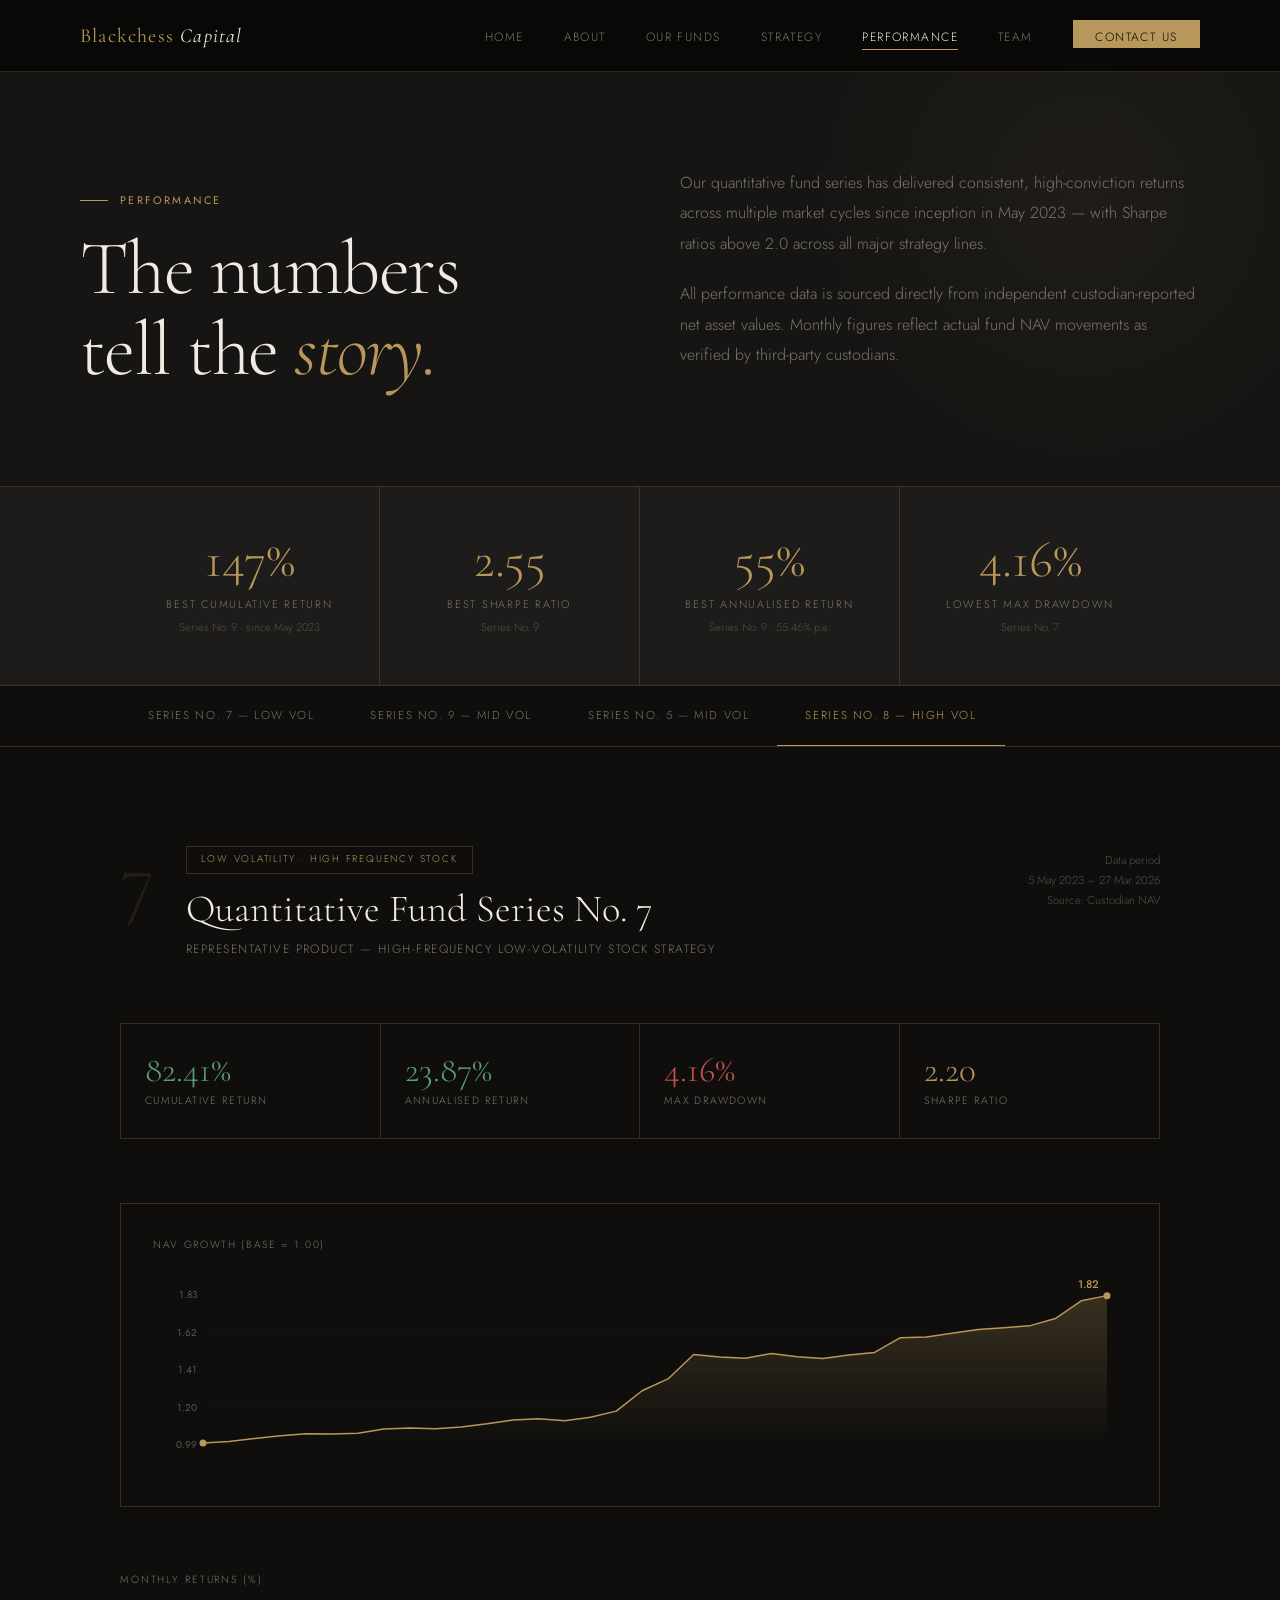
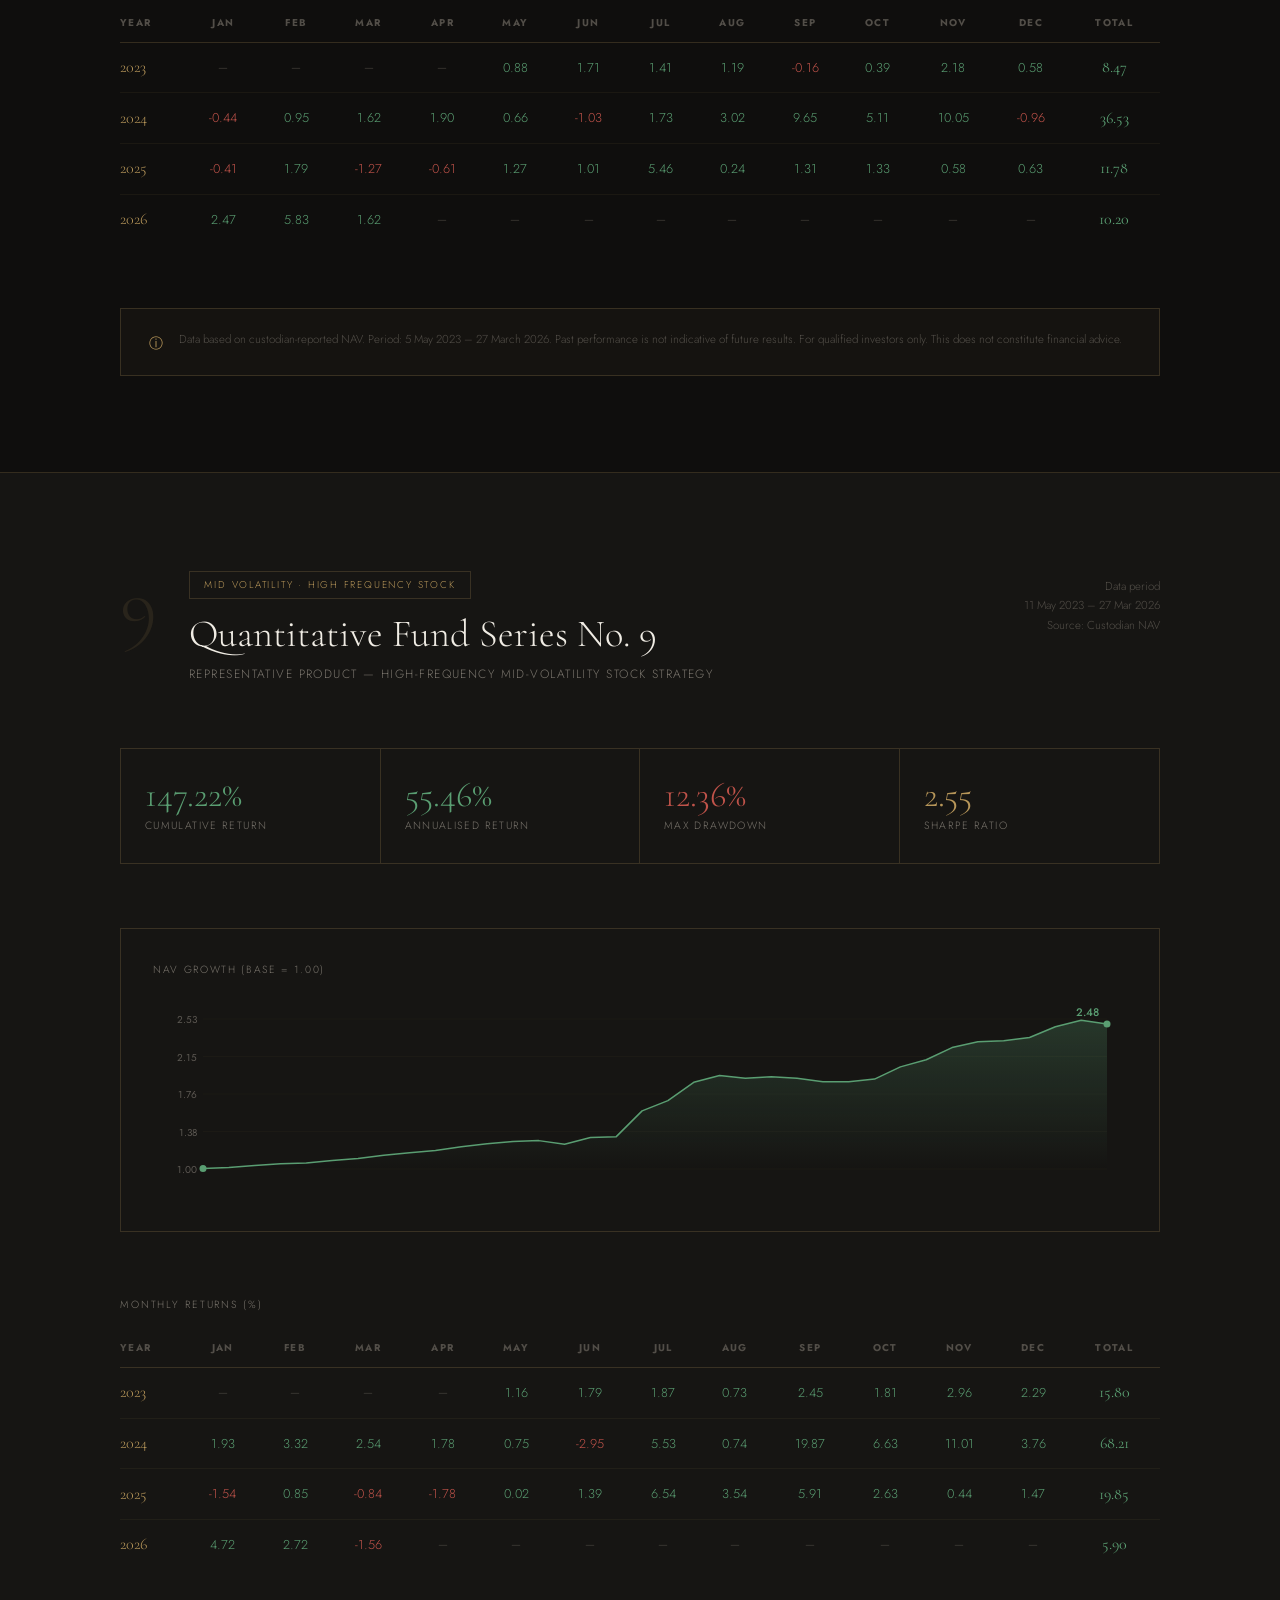
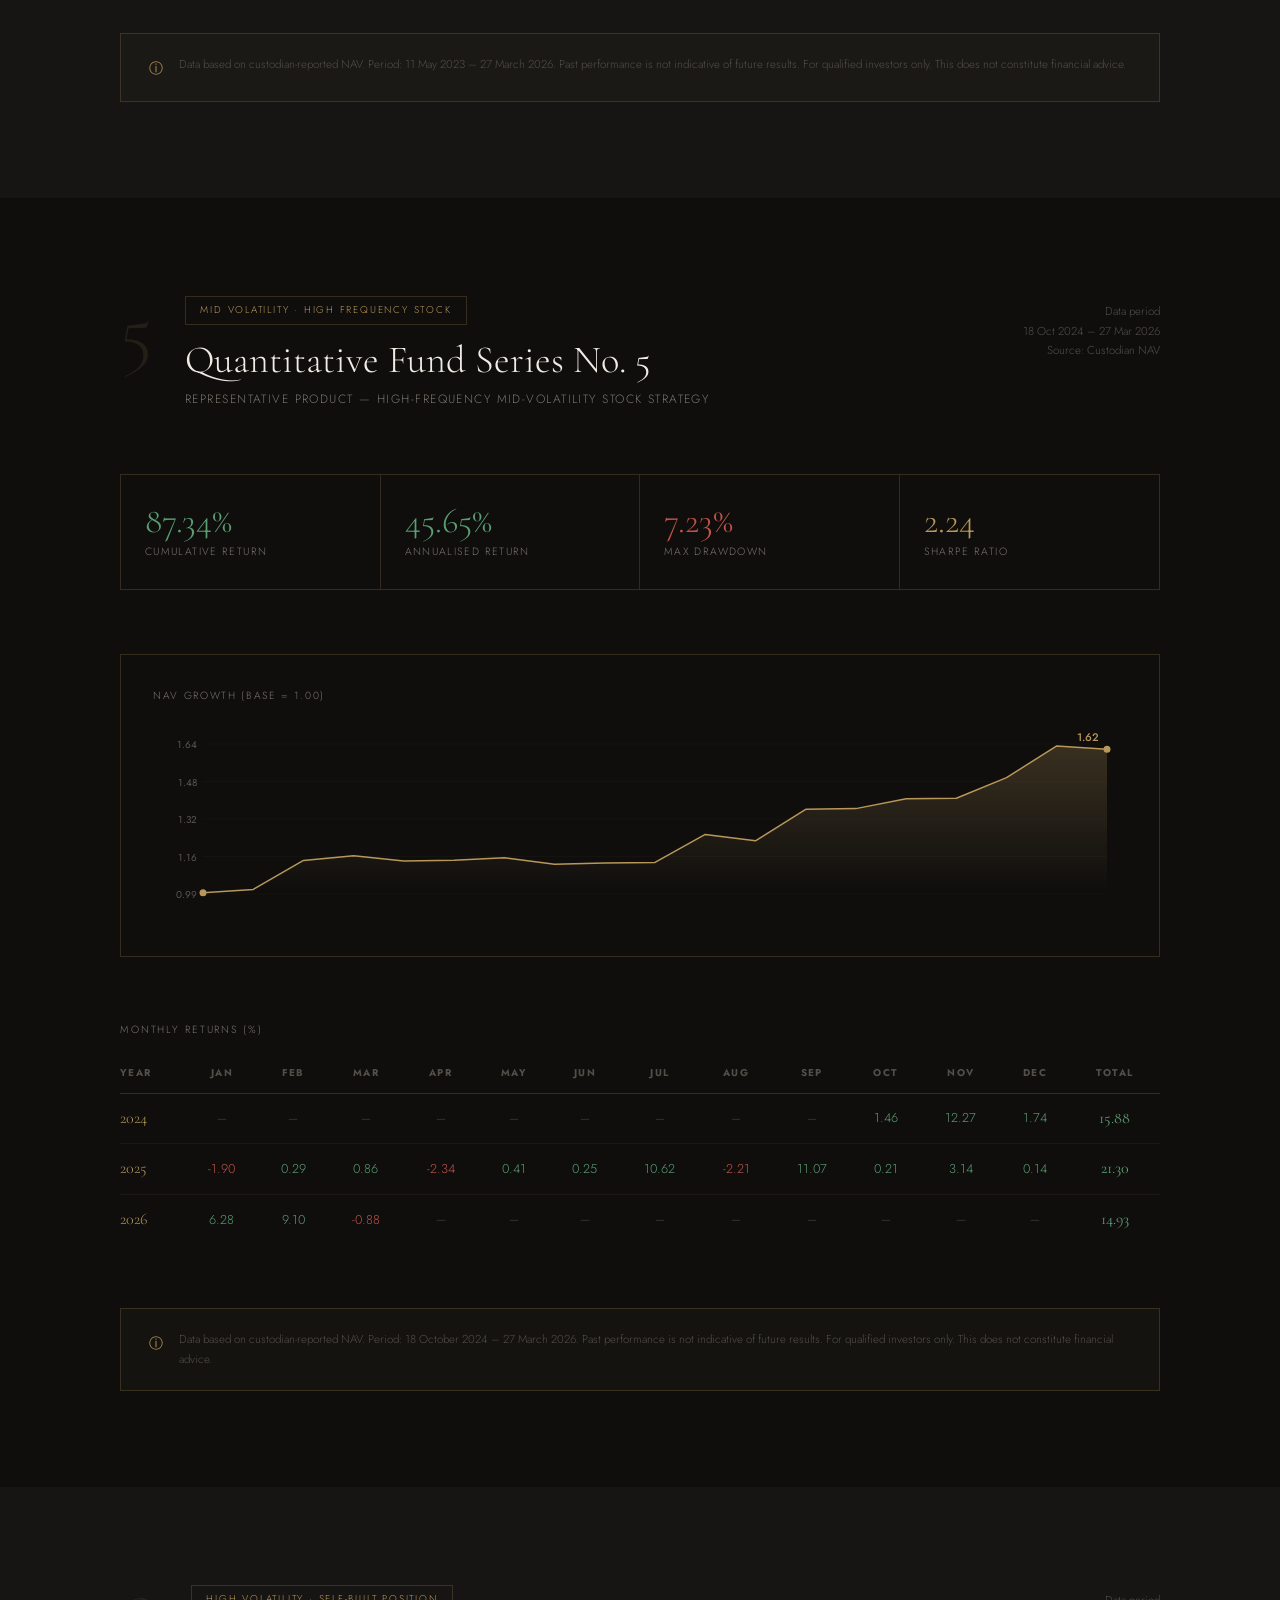
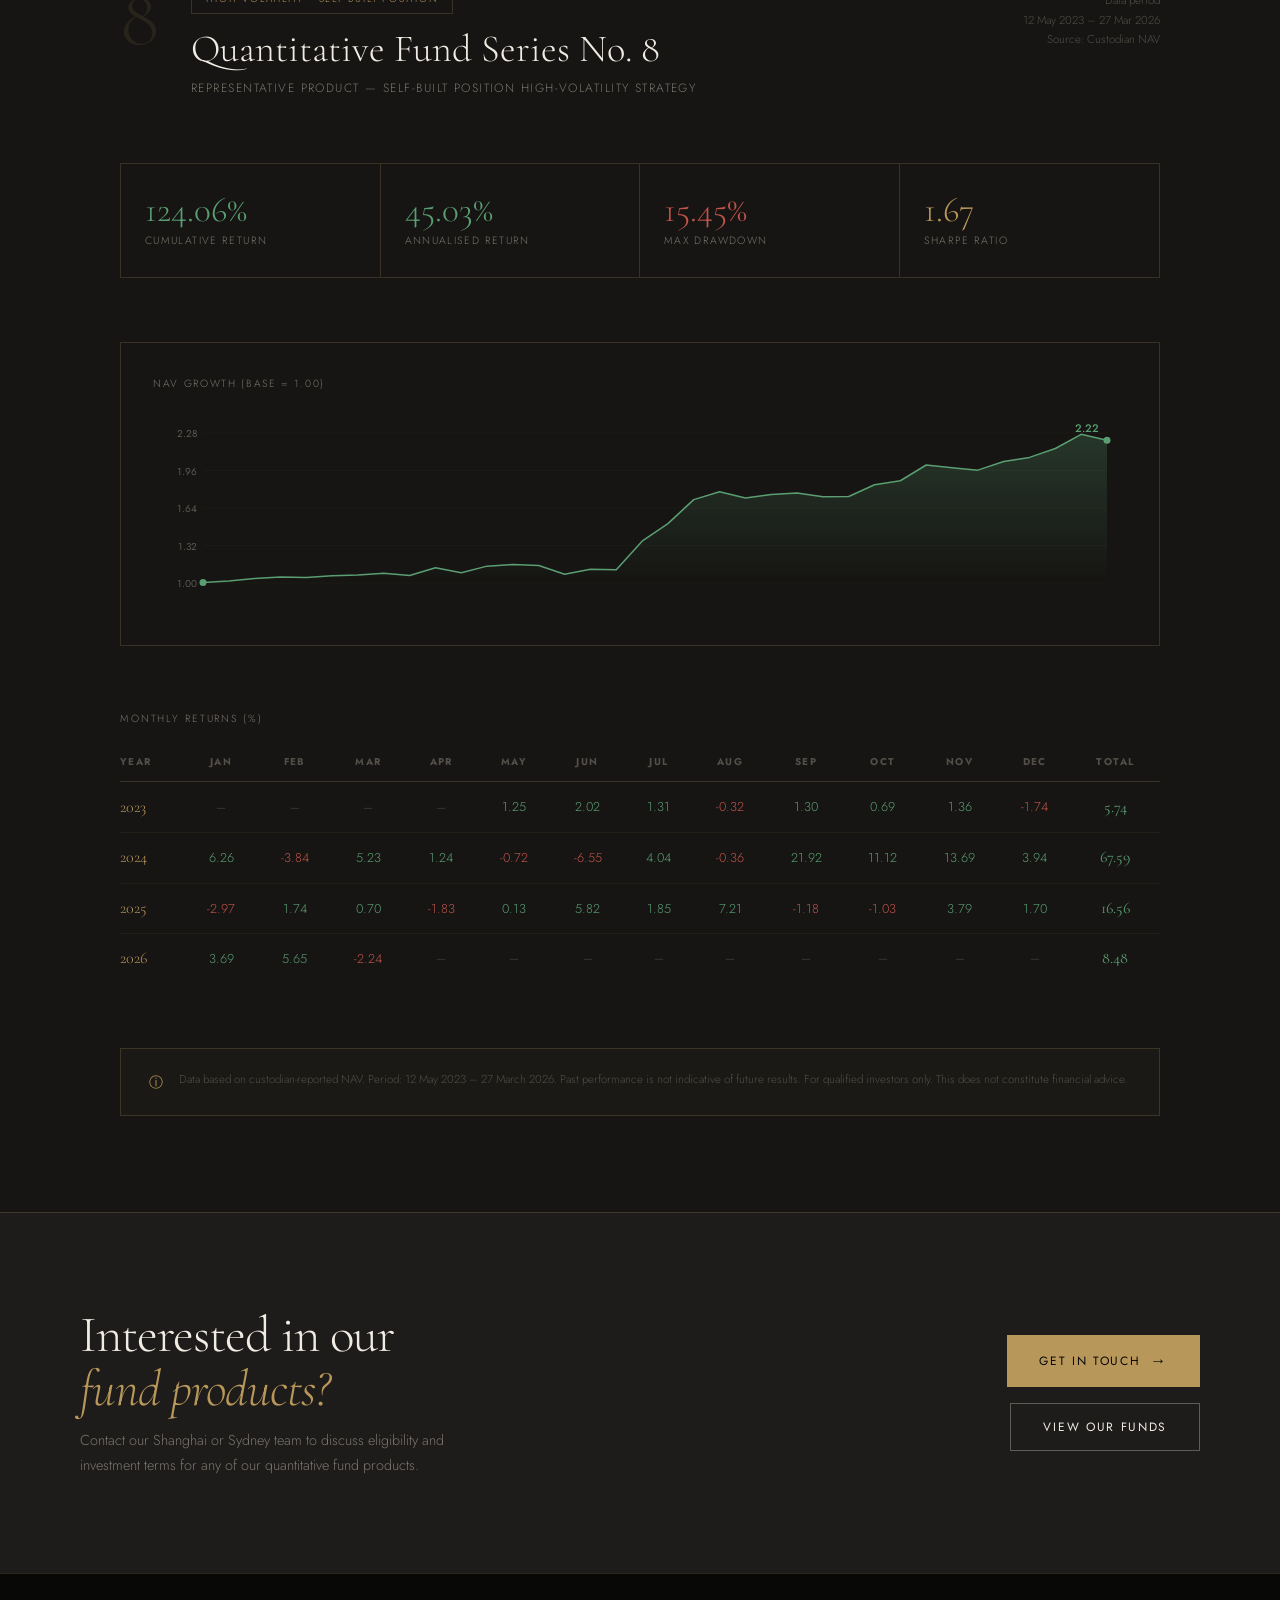
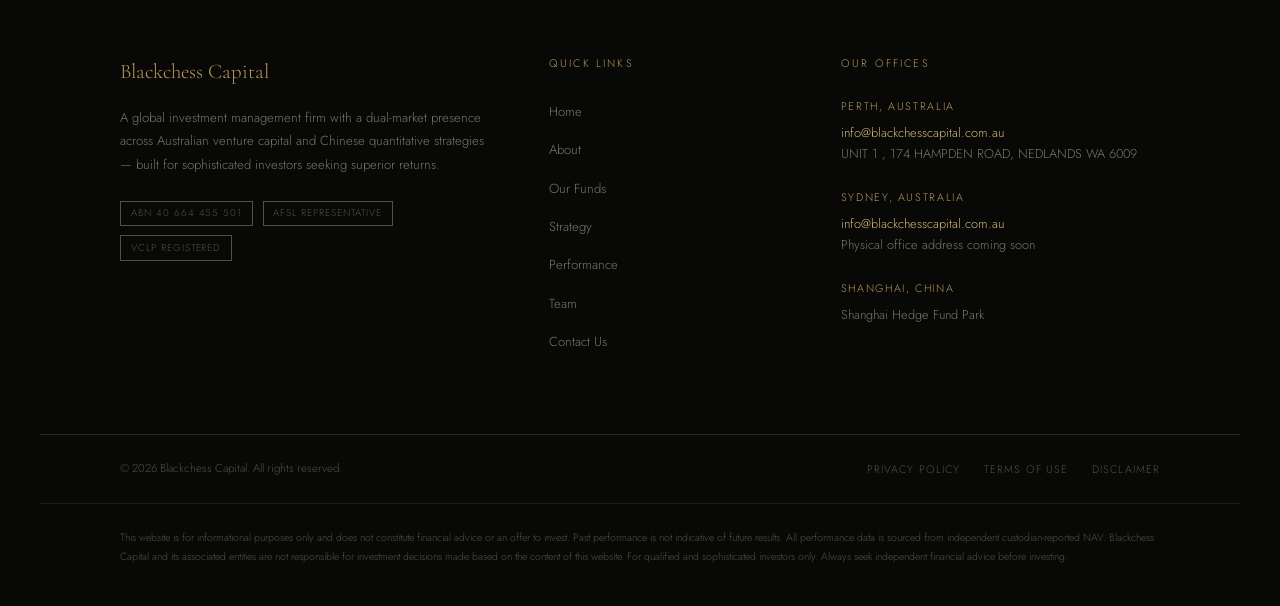
<file: performance.html>
<!DOCTYPE html>
<html lang="en">
<head>
  <meta charset="UTF-8">
  <meta name="viewport" content="width=device-width, initial-scale=1.0">
  <title>Performance — Blackchess Capital</title>
  <meta name="description" content="Blackchess Capital quantitative fund performance data — cumulative returns, monthly breakdowns, Sharpe ratios, and drawdown figures.">
  <link href="https://fonts.googleapis.com/css2?family=Cormorant+Garamond:ital,wght@0,300;0,400;0,500;1,300;1,400&family=Jost:wght@300;400;500&display=swap" rel="stylesheet">
  <style>
    :root {
      --black:#080807; --dark:#0f0e0d; --dark2:#161513; --dark3:#1e1c1a;
      --gold:#b8975a; --gold-light:#d4b87a; --gold-dim:rgba(184,151,90,0.12);
      --gold-border:rgba(184,151,90,0.22); --white:#f0ece4; --off-white:#d4cfc6;
      --muted:#7a756d; --muted2:#524e48; --green:#5a9e72; --green-dim:rgba(90,158,114,0.15);
      --red:#c0534a; --red-dim:rgba(192,83,74,0.15); --nav-h:72px;
    }
    *,*::before,*::after{margin:0;padding:0;box-sizing:border-box}
    html{scroll-behavior:smooth}
    body{background:var(--dark);color:var(--white);font-family:'Jost',sans-serif;font-weight:300;line-height:1.7;overflow-x:hidden}
    ::-webkit-scrollbar{width:4px}::-webkit-scrollbar-track{background:var(--black)}::-webkit-scrollbar-thumb{background:var(--gold-border);border-radius:2px}
    ::selection{background:var(--gold);color:var(--black)}
    a{color:inherit;text-decoration:none} p{color:var(--off-white)}
    .section{padding:7rem 0;position:relative}
    .container{max-width:1200px;margin:0 auto;padding:0 5rem}
    .divider{height:0.5px;background:var(--gold-border)}
    .display{font-family:'Cormorant Garamond',serif;font-weight:300;line-height:1.05;letter-spacing:-0.02em}
    .display em{font-style:italic;color:var(--gold)}
    .eyebrow{display:inline-flex;align-items:center;gap:12px;font-size:0.68rem;letter-spacing:0.22em;text-transform:uppercase;color:var(--gold);font-family:'Jost',sans-serif;font-weight:400}
    .eyebrow::before{content:'';display:block;width:28px;height:0.5px;background:var(--gold);flex-shrink:0}
    .btn{display:inline-flex;align-items:center;gap:10px;padding:0.8rem 2rem;font-family:'Jost',sans-serif;font-size:0.75rem;font-weight:400;letter-spacing:0.14em;text-transform:uppercase;cursor:pointer;transition:all 0.28s ease;border:none}
    .btn-gold{background:var(--gold);color:var(--black)}.btn-gold:hover{background:var(--gold-light);transform:translateY(-1px)}
    .btn-outline{background:transparent;color:var(--white);border:0.5px solid rgba(240,236,228,0.3)}.btn-outline:hover{border-color:var(--gold);color:var(--gold);transform:translateY(-1px)}
    .btn-arrow::after{content:'→';font-size:1rem;transition:transform 0.2s}.btn-arrow:hover::after{transform:translateX(4px)}
    .reveal{opacity:0;transform:translateY(28px);transition:opacity 0.75s ease,transform 0.75s ease}
    .reveal.visible{opacity:1;transform:translateY(0)}
    .reveal-delay-1{transition-delay:0.1s}.reveal-delay-2{transition-delay:0.2s}
    .reveal-delay-3{transition-delay:0.3s}.reveal-delay-4{transition-delay:0.4s}

    /* NAV */
    #site-nav{position:fixed;top:0;left:0;right:0;height:var(--nav-h);z-index:1000;display:flex;align-items:center;justify-content:space-between;padding:0 5rem;background:rgba(8,8,7,0.92);backdrop-filter:blur(16px);border-bottom:0.5px solid var(--gold-border);transition:background 0.3s}
    .nav-logo{font-family:'Cormorant Garamond',serif;font-size:1.25rem;font-weight:400;color:var(--gold);letter-spacing:0.06em}
    .nav-logo span{color:var(--white);font-style:italic}
    .nav-links{display:flex;align-items:center;gap:2.5rem;list-style:none}
    .nav-links a{font-size:0.75rem;letter-spacing:0.12em;text-transform:uppercase;color:var(--muted);transition:color 0.25s;position:relative;padding-bottom:2px}
    .nav-links a::after{content:'';position:absolute;bottom:-2px;left:0;right:0;height:0.5px;background:var(--gold);transform:scaleX(0);transition:transform 0.25s}
    .nav-links a:hover,.nav-links a.active{color:var(--white)}.nav-links a:hover::after,.nav-links a.active::after{transform:scaleX(1)}
    .nav-cta{background:var(--gold)!important;color:var(--black)!important;padding:0.5rem 1.4rem}.nav-cta:hover{background:var(--gold-light)!important}.nav-cta::after{display:none!important}
    .hamburger{display:none;flex-direction:column;gap:5px;cursor:pointer;background:none;border:none;padding:4px}
    .hamburger span{display:block;width:22px;height:0.5px;background:var(--white)}

    /* PAGE HERO */
    .page-hero{padding:calc(var(--nav-h) + 6rem) 5rem 6rem;background:var(--dark2);border-bottom:0.5px solid var(--gold-border);position:relative;overflow:hidden}
    .page-hero::before{content:'';position:absolute;top:-80px;right:-80px;width:550px;height:550px;border-radius:50%;background:radial-gradient(circle,rgba(184,151,90,0.06) 0%,transparent 70%);pointer-events:none}
    .page-hero-inner{max-width:1200px;margin:0 auto;display:grid;grid-template-columns:1fr 1fr;gap:5rem;align-items:end}
    .page-hero-title{font-size:clamp(3rem,6vw,5.5rem);margin:1.25rem 0 0}
    .page-hero-desc{font-size:1rem;color:var(--muted);line-height:1.9;margin-bottom:1.25rem}

    /* SUMMARY SCORECARD */
    #scorecard{ background:var(--dark3); border-bottom:0.5px solid var(--gold-border); }
    .scorecard-grid{
      display:grid; grid-template-columns:repeat(4,1fr);
      gap:0; max-width:1200px; margin:0 auto; padding:0 5rem;
    }
    .scorecard-item{
      padding:3rem 2rem;
      border-right:0.5px solid var(--gold-border);
      text-align:center;
    }
    .scorecard-item:last-child{ border-right:none; }
    .scorecard-val{
      font-family:'Cormorant Garamond',serif;
      font-size:3.2rem; font-weight:300; color:var(--gold);
      line-height:1; margin-bottom:0.5rem;
    }
    .scorecard-label{
      font-size:0.68rem; letter-spacing:0.16em; text-transform:uppercase; color:var(--muted);
    }
    .scorecard-sub{
      font-size:0.7rem; color:var(--muted2); margin-top:0.3rem;
    }

    /* FUND SELECTOR TABS */
    .fund-tabs{
      background:var(--dark); border-bottom:0.5px solid var(--gold-border);
      position:sticky; top:var(--nav-h); z-index:50;
    }
    .fund-tabs-inner{
      max-width:1200px; margin:0 auto; padding:0 5rem; display:flex;
    }
    .fund-tab{
      padding:1.25rem 1.75rem; font-size:0.72rem; letter-spacing:0.14em;
      text-transform:uppercase; color:var(--muted); cursor:pointer;
      border-bottom:1.5px solid transparent; transition:color 0.25s,border-color 0.25s;
      white-space:nowrap;
    }
    .fund-tab:hover{ color:var(--off-white); }
    .fund-tab.active{ color:var(--gold); border-bottom-color:var(--gold); }

    /* FUND PERFORMANCE BLOCK */
    .perf-block{
      padding:6rem 0;
      scroll-margin-top:calc(var(--nav-h) + 52px);
    }
    .perf-block-header{
      display:grid; grid-template-columns:auto 1fr auto;
      gap:2rem; align-items:start; margin-bottom:4rem;
    }
    .perf-block-num{
      font-family:'Cormorant Garamond',serif;
      font-size:5rem; font-weight:300;
      color:rgba(184,151,90,0.12); line-height:0.9;
    }
    .perf-block-badge{
      display:inline-block; font-size:0.62rem; letter-spacing:0.18em;
      text-transform:uppercase; color:var(--gold); border:0.5px solid var(--gold-border);
      padding:0.3rem 0.9rem; margin-bottom:0.75rem;
    }
    .perf-block-title{
      font-family:'Cormorant Garamond',serif;
      font-size:clamp(1.8rem,3vw,2.6rem); font-weight:300; line-height:1.2;
    }
    .perf-block-subtitle{
      font-size:0.75rem; letter-spacing:0.12em; text-transform:uppercase; color:var(--muted);
      margin-top:0.4rem;
    }
    .perf-block-period{
      font-size:0.72rem; color:var(--muted2); text-align:right; padding-top:0.5rem;
      line-height:1.7;
    }

    /* KEY METRICS ROW */
    .key-metrics{
      display:grid; grid-template-columns:repeat(4,1fr);
      gap:0; border:0.5px solid var(--gold-border); margin-bottom:4rem;
    }
    .key-metric{
      padding:1.75rem 1.5rem; border-right:0.5px solid var(--gold-border);
    }
    .key-metric:last-child{ border-right:none; }
    .key-metric-val{
      font-family:'Cormorant Garamond',serif;
      font-size:2.2rem; font-weight:300; line-height:1; margin-bottom:0.3rem;
    }
    .key-metric-val.pos{ color:var(--green); }
    .key-metric-val.gold{ color:var(--gold); }
    .key-metric-val.neg{ color:var(--red); }
    .key-metric-label{
      font-size:0.66rem; letter-spacing:0.13em; text-transform:uppercase; color:var(--muted);
    }

    /* GROWTH CHART */
    .chart-wrap{
      margin-bottom:4rem;
      border:0.5px solid var(--gold-border);
      padding:2rem;
    }
    .chart-label{
      font-size:0.65rem; letter-spacing:0.16em; text-transform:uppercase;
      color:var(--muted); margin-bottom:1.25rem;
    }
    .chart-svg{ width:100%; display:block; }

    /* MONTHLY TABLE */
    .monthly-section{ margin-bottom:4rem; }
    .monthly-title{
      font-size:0.65rem; letter-spacing:0.18em; text-transform:uppercase;
      color:var(--muted); margin-bottom:1rem;
    }
    .monthly-table{ width:100%; border-collapse:collapse; }
    .monthly-table th{
      font-size:0.62rem; letter-spacing:0.14em; text-transform:uppercase;
      color:var(--muted2); padding:0.65rem 0.6rem; text-align:center;
      border-bottom:0.5px solid var(--gold-border);
    }
    .monthly-table th:first-child{ text-align:left; padding-left:0; }
    .monthly-table td{
      padding:0.7rem 0.6rem; font-size:0.8rem; text-align:center;
      border-bottom:0.5px solid rgba(184,151,90,0.07);
    }
    .monthly-table td:first-child{
      text-align:left; padding-left:0;
      font-family:'Cormorant Garamond',serif; font-size:1rem; color:var(--gold);
    }
    .monthly-table tr:last-child td{ border-bottom:none; }
    .monthly-table .total-col{
      font-family:'Cormorant Garamond',serif; font-size:1rem; font-weight:400;
    }
    td.pos{ color:var(--green); }
    td.neg{ color:var(--red); }
    td.dash{ color:var(--muted2); font-size:0.7rem; }

    /* DISCLAIMER BOX */
    .disclaimer-box{
      padding:1.25rem 1.75rem; border:0.5px solid var(--gold-border);
      background:rgba(184,151,90,0.03); display:flex; gap:1rem; align-items:flex-start;
      margin-top:2rem;
    }
    .disclaimer-box-icon{ color:var(--gold); flex-shrink:0; font-size:0.9rem; margin-top:0.1rem; }
    .disclaimer-box p{ font-size:0.72rem; color:var(--muted2); line-height:1.75; }

    /* CTA BANNER */
    #cta-banner{ background:var(--dark3); border-top:0.5px solid var(--gold-border); padding:6rem 5rem; }
    .cta-banner-inner{ max-width:1200px; margin:0 auto; display:grid; grid-template-columns:1fr auto; gap:3rem 5rem; align-items:center; }
    .cta-banner-inner p{ font-size:0.9rem; color:var(--muted); max-width:420px; margin-top:0.75rem; }
    .cta-banner-btns{ display:flex; flex-direction:column; gap:1rem; align-items:flex-end; }

    /* FOOTER */
    #site-footer{background:var(--black);border-top:0.5px solid var(--gold-border)}
    .footer-main{display:grid;grid-template-columns:1.6fr 1fr 1.4fr;gap:4rem;padding:5rem;max-width:1200px;margin:0 auto}
    .footer-brand-name{font-family:'Cormorant Garamond',serif;font-size:1.3rem;color:var(--gold);margin-bottom:1rem}
    .footer-brand-desc{font-size:0.82rem;color:var(--muted);line-height:1.8;margin-bottom:1.5rem}
    .footer-tags{display:flex;gap:0.6rem;flex-wrap:wrap}
    .footer-tags span{font-size:0.62rem;letter-spacing:0.1em;text-transform:uppercase;color:var(--muted2);border:0.5px solid var(--muted2);padding:0.2rem 0.6rem}
    .footer-col-title{font-size:0.68rem;letter-spacing:0.2em;text-transform:uppercase;color:var(--gold);margin-bottom:1.5rem}
    .footer-links{list-style:none;display:flex;flex-direction:column;gap:0.7rem}
    .footer-links a{font-size:0.82rem;color:var(--muted);transition:color 0.2s}.footer-links a:hover{color:var(--gold)}
    .footer-office{margin-bottom:1.5rem}
    .footer-office-city{font-size:0.68rem;letter-spacing:0.15em;text-transform:uppercase;color:var(--gold);margin-bottom:0.4rem}
    .footer-office p{font-size:0.8rem;color:var(--muted);line-height:1.65}
    .footer-office a{color:var(--gold-light);transition:color 0.2s}.footer-office a:hover{color:var(--gold)}
    .footer-bottom{border-top:0.5px solid var(--gold-border);padding:1.5rem 5rem;max-width:1200px;margin:0 auto;display:flex;justify-content:space-between;align-items:center;gap:1rem;flex-wrap:wrap}
    .footer-copy{font-size:0.72rem;color:var(--muted2)}
    .footer-legal{display:flex;gap:1.5rem}
    .footer-legal a{font-size:0.68rem;letter-spacing:0.1em;text-transform:uppercase;color:var(--muted2);transition:color 0.2s}.footer-legal a:hover{color:var(--muted)}
    .footer-disclaimer{border-top:0.5px solid rgba(80,76,72,0.3);padding:1.5rem 5rem 2.5rem;max-width:1200px;margin:0 auto}
    .footer-disclaimer p{font-size:0.66rem;color:var(--muted2);line-height:1.8}

    /* RESPONSIVE */
    @media(max-width:1100px){
      .page-hero-inner{grid-template-columns:1fr;gap:3rem}
      .scorecard-grid{grid-template-columns:1fr 1fr;padding:0 1.5rem}
      .scorecard-item:nth-child(2){border-right:none}
      .scorecard-item:nth-child(3){border-top:0.5px solid var(--gold-border)}
      .key-metrics{grid-template-columns:1fr 1fr}
      .key-metric:nth-child(2){border-right:none}
      .key-metric:nth-child(3){border-top:0.5px solid var(--gold-border)}
      .perf-block-header{grid-template-columns:auto 1fr;gap:1.5rem}
      .perf-block-period{grid-column:1/-1;text-align:left}
      .footer-main{grid-template-columns:1fr;gap:2.5rem;padding:3rem 1.5rem}
      .footer-bottom,.footer-disclaimer{padding-left:1.5rem;padding-right:1.5rem}
      .cta-banner-inner{grid-template-columns:1fr}
      .cta-banner-btns{flex-direction:row;align-items:flex-start}
    }
    @media(max-width:768px){
      #site-nav{padding:0 1.5rem}
      .nav-links{display:none;position:fixed;top:var(--nav-h);left:0;right:0;flex-direction:column;background:var(--black);padding:2rem 1.5rem;gap:1.5rem;border-bottom:0.5px solid var(--gold-border)}
      .nav-links.open{display:flex}
      .hamburger{display:flex}
      .page-hero{padding:calc(var(--nav-h) + 4rem) 1.5rem 4rem}
      .container{padding:0 1.5rem}
      .section,.perf-block{padding:4rem 0}
      .fund-tabs-inner{padding:0 1.5rem;overflow-x:auto}
      .scorecard-grid{grid-template-columns:1fr 1fr}
      .key-metrics{grid-template-columns:1fr 1fr}
      .monthly-table{font-size:0.72rem}
      #cta-banner{padding:4rem 1.5rem}
    }
  </style>
</head>
<body>

<!-- NAV -->
<nav id="site-nav">
  <a class="nav-logo" href="index.html">Blackchess <span>Capital</span></a>
  <ul class="nav-links" id="nav-links">
    <li><a href="index.html">Home</a></li>
    <li><a href="about.html">About</a></li>
    <li><a href="funds.html">Our Funds</a></li>
    <li><a href="strategy.html">Strategy</a></li>
    <li><a href="performance.html" class="active">Performance</a></li>
    <li><a href="team.html">Team</a></li>
    <li><a href="contact.html" class="nav-cta">Contact Us</a></li>
  </ul>
  <button class="hamburger" id="hamburger" aria-label="Toggle menu">
    <span></span><span></span><span></span>
  </button>
</nav>

<!-- PAGE HERO -->
<div class="page-hero">
  <div class="page-hero-inner">
    <div>
      <div class="eyebrow reveal">Performance</div>
      <h1 class="display page-hero-title reveal reveal-delay-1">
        The numbers<br>tell the <em>story.</em>
      </h1>
    </div>
    <div class="reveal reveal-delay-2">
      <p class="page-hero-desc">
        Our quantitative fund series has delivered consistent, 
        high-conviction returns across multiple market cycles since 
        inception in May 2023 — with Sharpe ratios above 2.0 across 
        all major strategy lines.
      </p>
      <p class="page-hero-desc">
        All performance data is sourced directly from independent 
        custodian-reported net asset values. Monthly figures reflect 
        actual fund NAV movements as verified by third-party custodians.
      </p>
    </div>
  </div>
</div>

<!-- SUMMARY SCORECARD -->
<div id="scorecard">
  <div class="scorecard-grid">
    <div class="scorecard-item reveal">
      <div class="scorecard-val">147%</div>
      <div class="scorecard-label">Best Cumulative Return</div>
      <div class="scorecard-sub">Series No. 9 · since May 2023</div>
    </div>
    <div class="scorecard-item reveal reveal-delay-1">
      <div class="scorecard-val">2.55</div>
      <div class="scorecard-label">Best Sharpe Ratio</div>
      <div class="scorecard-sub">Series No. 9</div>
    </div>
    <div class="scorecard-item reveal reveal-delay-2">
      <div class="scorecard-val">55%</div>
      <div class="scorecard-label">Best Annualised Return</div>
      <div class="scorecard-sub">Series No. 9 · 55.46% p.a.</div>
    </div>
    <div class="scorecard-item reveal reveal-delay-3">
      <div class="scorecard-val">4.16%</div>
      <div class="scorecard-label">Lowest Max Drawdown</div>
      <div class="scorecard-sub">Series No. 7</div>
    </div>
  </div>
</div>

<!-- FUND TABS -->
<div class="fund-tabs">
  <div class="fund-tabs-inner">
    <div class="fund-tab active" data-target="fund7">Series No. 7 — Low Vol</div>
    <div class="fund-tab" data-target="fund9">Series No. 9 — Mid Vol</div>
    <div class="fund-tab" data-target="fund5">Series No. 5 — Mid Vol</div>
    <div class="fund-tab" data-target="fund8">Series No. 8 — High Vol</div>
  </div>
</div>

<!-- ═══════════════════════════
  FUND SERIES NO. 7
═══════════════════════════ -->
<div id="fund7" class="perf-block" style="background:var(--dark);">
  <div class="container">
    <div class="perf-block-header reveal">
      <div class="perf-block-num">7</div>
      <div>
        <div class="perf-block-badge">Low Volatility · High Frequency Stock</div>
        <h2 class="perf-block-title">Quantitative Fund Series No. 7</h2>
        <div class="perf-block-subtitle">Representative product — high-frequency low-volatility stock strategy</div>
      </div>
      <div class="perf-block-period">
        Data period<br>5 May 2023 – 27 Mar 2026<br>Source: Custodian NAV
      </div>
    </div>

    <div class="key-metrics reveal">
      <div class="key-metric">
        <div class="key-metric-val pos">82.41%</div>
        <div class="key-metric-label">Cumulative Return</div>
      </div>
      <div class="key-metric">
        <div class="key-metric-val pos">23.87%</div>
        <div class="key-metric-label">Annualised Return</div>
      </div>
      <div class="key-metric">
        <div class="key-metric-val neg">4.16%</div>
        <div class="key-metric-label">Max Drawdown</div>
      </div>
      <div class="key-metric">
        <div class="key-metric-val gold">2.20</div>
        <div class="key-metric-label">Sharpe Ratio</div>
      </div>
    </div>

    <!-- NAV Growth Chart -->
    <div class="chart-wrap reveal">
      <div class="chart-label">NAV Growth (Base = 1.00)</div>
      <canvas id="chart7" class="chart-svg" height="200"></canvas>
    </div>

    <!-- Monthly Returns Table -->
    <div class="monthly-section reveal">
      <div class="monthly-title">Monthly Returns (%)</div>
      <div style="overflow-x:auto;">
        <table class="monthly-table">
          <thead>
            <tr>
              <th>Year</th>
              <th>Jan</th><th>Feb</th><th>Mar</th><th>Apr</th>
              <th>May</th><th>Jun</th><th>Jul</th><th>Aug</th>
              <th>Sep</th><th>Oct</th><th>Nov</th><th>Dec</th>
              <th>Total</th>
            </tr>
          </thead>
          <tbody>
            <tr>
              <td>2023</td>
              <td class="dash">—</td><td class="dash">—</td><td class="dash">—</td><td class="dash">—</td>
              <td class="pos">0.88</td><td class="pos">1.71</td><td class="pos">1.41</td><td class="pos">1.19</td>
              <td class="neg">-0.16</td><td class="pos">0.39</td><td class="pos">2.18</td><td class="pos">0.58</td>
              <td class="pos total-col">8.47</td>
            </tr>
            <tr>
              <td>2024</td>
              <td class="neg">-0.44</td><td class="pos">0.95</td><td class="pos">1.62</td><td class="pos">1.90</td>
              <td class="pos">0.66</td><td class="neg">-1.03</td><td class="pos">1.73</td><td class="pos">3.02</td>
              <td class="pos">9.65</td><td class="pos">5.11</td><td class="pos">10.05</td><td class="neg">-0.96</td>
              <td class="pos total-col">36.53</td>
            </tr>
            <tr>
              <td>2025</td>
              <td class="neg">-0.41</td><td class="pos">1.79</td><td class="neg">-1.27</td><td class="neg">-0.61</td>
              <td class="pos">1.27</td><td class="pos">1.01</td><td class="pos">5.46</td><td class="pos">0.24</td>
              <td class="pos">1.31</td><td class="pos">1.33</td><td class="pos">0.58</td><td class="pos">0.63</td>
              <td class="pos total-col">11.78</td>
            </tr>
            <tr>
              <td>2026</td>
              <td class="pos">2.47</td><td class="pos">5.83</td><td class="pos">1.62</td>
              <td class="dash">—</td><td class="dash">—</td><td class="dash">—</td>
              <td class="dash">—</td><td class="dash">—</td><td class="dash">—</td>
              <td class="dash">—</td><td class="dash">—</td><td class="dash">—</td>
              <td class="pos total-col">10.20</td>
            </tr>
          </tbody>
        </table>
      </div>
    </div>
    <div class="disclaimer-box reveal">
      <div class="disclaimer-box-icon">ⓘ</div>
      <p>Data based on custodian-reported NAV. Period: 5 May 2023 – 27 March 2026. Past performance is not indicative of future results. For qualified investors only. This does not constitute financial advice.</p>
    </div>
  </div>
</div>

<div class="divider"></div>

<!-- ═══════════════════════════
  FUND SERIES NO. 9
═══════════════════════════ -->
<div id="fund9" class="perf-block" style="background:var(--dark2);">
  <div class="container">
    <div class="perf-block-header reveal">
      <div class="perf-block-num">9</div>
      <div>
        <div class="perf-block-badge">Mid Volatility · High Frequency Stock</div>
        <h2 class="perf-block-title">Quantitative Fund Series No. 9</h2>
        <div class="perf-block-subtitle">Representative product — high-frequency mid-volatility stock strategy</div>
      </div>
      <div class="perf-block-period">
        Data period<br>11 May 2023 – 27 Mar 2026<br>Source: Custodian NAV
      </div>
    </div>

    <div class="key-metrics reveal">
      <div class="key-metric">
        <div class="key-metric-val pos">147.22%</div>
        <div class="key-metric-label">Cumulative Return</div>
      </div>
      <div class="key-metric">
        <div class="key-metric-val pos">55.46%</div>
        <div class="key-metric-label">Annualised Return</div>
      </div>
      <div class="key-metric">
        <div class="key-metric-val neg">12.36%</div>
        <div class="key-metric-label">Max Drawdown</div>
      </div>
      <div class="key-metric">
        <div class="key-metric-val gold">2.55</div>
        <div class="key-metric-label">Sharpe Ratio</div>
      </div>
    </div>

    <div class="chart-wrap reveal">
      <div class="chart-label">NAV Growth (Base = 1.00)</div>
      <canvas id="chart9" class="chart-svg" height="200"></canvas>
    </div>

    <div class="monthly-section reveal">
      <div class="monthly-title">Monthly Returns (%)</div>
      <div style="overflow-x:auto;">
        <table class="monthly-table">
          <thead>
            <tr>
              <th>Year</th>
              <th>Jan</th><th>Feb</th><th>Mar</th><th>Apr</th>
              <th>May</th><th>Jun</th><th>Jul</th><th>Aug</th>
              <th>Sep</th><th>Oct</th><th>Nov</th><th>Dec</th>
              <th>Total</th>
            </tr>
          </thead>
          <tbody>
            <tr>
              <td>2023</td>
              <td class="dash">—</td><td class="dash">—</td><td class="dash">—</td><td class="dash">—</td>
              <td class="pos">1.16</td><td class="pos">1.79</td><td class="pos">1.87</td><td class="pos">0.73</td>
              <td class="pos">2.45</td><td class="pos">1.81</td><td class="pos">2.96</td><td class="pos">2.29</td>
              <td class="pos total-col">15.80</td>
            </tr>
            <tr>
              <td>2024</td>
              <td class="pos">1.93</td><td class="pos">3.32</td><td class="pos">2.54</td><td class="pos">1.78</td>
              <td class="pos">0.75</td><td class="neg">-2.95</td><td class="pos">5.53</td><td class="pos">0.74</td>
              <td class="pos">19.87</td><td class="pos">6.63</td><td class="pos">11.01</td><td class="pos">3.76</td>
              <td class="pos total-col">68.21</td>
            </tr>
            <tr>
              <td>2025</td>
              <td class="neg">-1.54</td><td class="pos">0.85</td><td class="neg">-0.84</td><td class="neg">-1.78</td>
              <td class="pos">0.02</td><td class="pos">1.39</td><td class="pos">6.54</td><td class="pos">3.54</td>
              <td class="pos">5.91</td><td class="pos">2.63</td><td class="pos">0.44</td><td class="pos">1.47</td>
              <td class="pos total-col">19.85</td>
            </tr>
            <tr>
              <td>2026</td>
              <td class="pos">4.72</td><td class="pos">2.72</td><td class="neg">-1.56</td>
              <td class="dash">—</td><td class="dash">—</td><td class="dash">—</td>
              <td class="dash">—</td><td class="dash">—</td><td class="dash">—</td>
              <td class="dash">—</td><td class="dash">—</td><td class="dash">—</td>
              <td class="pos total-col">5.90</td>
            </tr>
          </tbody>
        </table>
      </div>
    </div>
    <div class="disclaimer-box reveal">
      <div class="disclaimer-box-icon">ⓘ</div>
      <p>Data based on custodian-reported NAV. Period: 11 May 2023 – 27 March 2026. Past performance is not indicative of future results. For qualified investors only. This does not constitute financial advice.</p>
    </div>
  </div>
</div>

<div class="divider"></div>

<!-- ═══════════════════════════
  FUND SERIES NO. 5
═══════════════════════════ -->
<div id="fund5" class="perf-block" style="background:var(--dark);">
  <div class="container">
    <div class="perf-block-header reveal">
      <div class="perf-block-num">5</div>
      <div>
        <div class="perf-block-badge">Mid Volatility · High Frequency Stock</div>
        <h2 class="perf-block-title">Quantitative Fund Series No. 5</h2>
        <div class="perf-block-subtitle">Representative product — high-frequency mid-volatility stock strategy</div>
      </div>
      <div class="perf-block-period">
        Data period<br>18 Oct 2024 – 27 Mar 2026<br>Source: Custodian NAV
      </div>
    </div>

    <div class="key-metrics reveal">
      <div class="key-metric">
        <div class="key-metric-val pos">87.34%</div>
        <div class="key-metric-label">Cumulative Return</div>
      </div>
      <div class="key-metric">
        <div class="key-metric-val pos">45.65%</div>
        <div class="key-metric-label">Annualised Return</div>
      </div>
      <div class="key-metric">
        <div class="key-metric-val neg">7.23%</div>
        <div class="key-metric-label">Max Drawdown</div>
      </div>
      <div class="key-metric">
        <div class="key-metric-val gold">2.24</div>
        <div class="key-metric-label">Sharpe Ratio</div>
      </div>
    </div>

    <div class="chart-wrap reveal">
      <div class="chart-label">NAV Growth (Base = 1.00)</div>
      <canvas id="chart5" class="chart-svg" height="200"></canvas>
    </div>

    <div class="monthly-section reveal">
      <div class="monthly-title">Monthly Returns (%)</div>
      <div style="overflow-x:auto;">
        <table class="monthly-table">
          <thead>
            <tr>
              <th>Year</th>
              <th>Jan</th><th>Feb</th><th>Mar</th><th>Apr</th>
              <th>May</th><th>Jun</th><th>Jul</th><th>Aug</th>
              <th>Sep</th><th>Oct</th><th>Nov</th><th>Dec</th>
              <th>Total</th>
            </tr>
          </thead>
          <tbody>
            <tr>
              <td>2024</td>
              <td class="dash">—</td><td class="dash">—</td><td class="dash">—</td><td class="dash">—</td>
              <td class="dash">—</td><td class="dash">—</td><td class="dash">—</td><td class="dash">—</td>
              <td class="dash">—</td><td class="pos">1.46</td><td class="pos">12.27</td><td class="pos">1.74</td>
              <td class="pos total-col">15.88</td>
            </tr>
            <tr>
              <td>2025</td>
              <td class="neg">-1.90</td><td class="pos">0.29</td><td class="pos">0.86</td><td class="neg">-2.34</td>
              <td class="pos">0.41</td><td class="pos">0.25</td><td class="pos">10.62</td><td class="neg">-2.21</td>
              <td class="pos">11.07</td><td class="pos">0.21</td><td class="pos">3.14</td><td class="pos">0.14</td>
              <td class="pos total-col">21.30</td>
            </tr>
            <tr>
              <td>2026</td>
              <td class="pos">6.28</td><td class="pos">9.10</td><td class="neg">-0.88</td>
              <td class="dash">—</td><td class="dash">—</td><td class="dash">—</td>
              <td class="dash">—</td><td class="dash">—</td><td class="dash">—</td>
              <td class="dash">—</td><td class="dash">—</td><td class="dash">—</td>
              <td class="pos total-col">14.93</td>
            </tr>
          </tbody>
        </table>
      </div>
    </div>
    <div class="disclaimer-box reveal">
      <div class="disclaimer-box-icon">ⓘ</div>
      <p>Data based on custodian-reported NAV. Period: 18 October 2024 – 27 March 2026. Past performance is not indicative of future results. For qualified investors only. This does not constitute financial advice.</p>
    </div>
  </div>
</div>

<div class="divider"></div>

<!-- ═══════════════════════════
  FUND SERIES NO. 8
═══════════════════════════ -->
<div id="fund8" class="perf-block" style="background:var(--dark2);">
  <div class="container">
    <div class="perf-block-header reveal">
      <div class="perf-block-num">8</div>
      <div>
        <div class="perf-block-badge">High Volatility · Self-Built Position</div>
        <h2 class="perf-block-title">Quantitative Fund Series No. 8</h2>
        <div class="perf-block-subtitle">Representative product — self-built position high-volatility strategy</div>
      </div>
      <div class="perf-block-period">
        Data period<br>12 May 2023 – 27 Mar 2026<br>Source: Custodian NAV
      </div>
    </div>

    <div class="key-metrics reveal">
      <div class="key-metric">
        <div class="key-metric-val pos">124.06%</div>
        <div class="key-metric-label">Cumulative Return</div>
      </div>
      <div class="key-metric">
        <div class="key-metric-val pos">45.03%</div>
        <div class="key-metric-label">Annualised Return</div>
      </div>
      <div class="key-metric">
        <div class="key-metric-val neg">15.45%</div>
        <div class="key-metric-label">Max Drawdown</div>
      </div>
      <div class="key-metric">
        <div class="key-metric-val gold">1.67</div>
        <div class="key-metric-label">Sharpe Ratio</div>
      </div>
    </div>

    <div class="chart-wrap reveal">
      <div class="chart-label">NAV Growth (Base = 1.00)</div>
      <canvas id="chart8" class="chart-svg" height="200"></canvas>
    </div>

    <div class="monthly-section reveal">
      <div class="monthly-title">Monthly Returns (%)</div>
      <div style="overflow-x:auto;">
        <table class="monthly-table">
          <thead>
            <tr>
              <th>Year</th>
              <th>Jan</th><th>Feb</th><th>Mar</th><th>Apr</th>
              <th>May</th><th>Jun</th><th>Jul</th><th>Aug</th>
              <th>Sep</th><th>Oct</th><th>Nov</th><th>Dec</th>
              <th>Total</th>
            </tr>
          </thead>
          <tbody>
            <tr>
              <td>2023</td>
              <td class="dash">—</td><td class="dash">—</td><td class="dash">—</td><td class="dash">—</td>
              <td class="pos">1.25</td><td class="pos">2.02</td><td class="pos">1.31</td><td class="neg">-0.32</td>
              <td class="pos">1.30</td><td class="pos">0.69</td><td class="pos">1.36</td><td class="neg">-1.74</td>
              <td class="pos total-col">5.74</td>
            </tr>
            <tr>
              <td>2024</td>
              <td class="pos">6.26</td><td class="neg">-3.84</td><td class="pos">5.23</td><td class="pos">1.24</td>
              <td class="neg">-0.72</td><td class="neg">-6.55</td><td class="pos">4.04</td><td class="neg">-0.36</td>
              <td class="pos">21.92</td><td class="pos">11.12</td><td class="pos">13.69</td><td class="pos">3.94</td>
              <td class="pos total-col">67.59</td>
            </tr>
            <tr>
              <td>2025</td>
              <td class="neg">-2.97</td><td class="pos">1.74</td><td class="pos">0.70</td><td class="neg">-1.83</td>
              <td class="pos">0.13</td><td class="pos">5.82</td><td class="pos">1.85</td><td class="pos">7.21</td>
              <td class="neg">-1.18</td><td class="neg">-1.03</td><td class="pos">3.79</td><td class="pos">1.70</td>
              <td class="pos total-col">16.56</td>
            </tr>
            <tr>
              <td>2026</td>
              <td class="pos">3.69</td><td class="pos">5.65</td><td class="neg">-2.24</td>
              <td class="dash">—</td><td class="dash">—</td><td class="dash">—</td>
              <td class="dash">—</td><td class="dash">—</td><td class="dash">—</td>
              <td class="dash">—</td><td class="dash">—</td><td class="dash">—</td>
              <td class="pos total-col">8.48</td>
            </tr>
          </tbody>
        </table>
      </div>
    </div>
    <div class="disclaimer-box reveal">
      <div class="disclaimer-box-icon">ⓘ</div>
      <p>Data based on custodian-reported NAV. Period: 12 May 2023 – 27 March 2026. Past performance is not indicative of future results. For qualified investors only. This does not constitute financial advice.</p>
    </div>
  </div>
</div>

<!-- CTA BANNER -->
<section id="cta-banner">
  <div class="cta-banner-inner reveal">
    <div>
      <h2 class="display" style="font-size:clamp(2rem,4vw,3.2rem);">
        Interested in our<br><em>fund products?</em>
      </h2>
      <p>Contact our Shanghai or Sydney team to discuss eligibility and investment terms for any of our quantitative fund products.</p>
    </div>
    <div class="cta-banner-btns">
      <a href="contact.html" class="btn btn-gold btn-arrow">Get In Touch</a>
      <a href="funds.html" class="btn btn-outline">View Our Funds</a>
    </div>
  </div>
</section>

<!-- FOOTER -->
<footer id="site-footer">
  <div class="footer-main">
    <div>
      <div class="footer-brand-name">Blackchess Capital</div>
      <p class="footer-brand-desc">A global investment management firm with a dual-market presence across Australian venture capital and Chinese quantitative strategies — built for sophisticated investors seeking superior returns.</p>
      <div class="footer-tags">
        <span>ABN 40 664 455 501</span>
        <span>AFSL Representative</span>
        <span>VCLP Registered</span>
      </div>
    </div>
    <div>
      <div class="footer-col-title">Quick Links</div>
      <ul class="footer-links">
        <li><a href="index.html">Home</a></li>
        <li><a href="about.html">About</a></li>
        <li><a href="funds.html">Our Funds</a></li>
        <li><a href="strategy.html">Strategy</a></li>
        <li><a href="performance.html">Performance</a></li>
        <li><a href="team.html">Team</a></li>
        <li><a href="contact.html">Contact Us</a></li>
      </ul>
    </div>
    <div>
      <div class="footer-col-title">Our Offices</div>
      <div class="footer-office">
        <div class="footer-office-city">Perth, Australia</div>
        <p><a href="mailto:info@blackchesscapital.com.au">info@blackchesscapital.com.au</a> <br>
          UNIT 1 , 174 HAMPDEN ROAD, NEDLANDS WA 6009</p>
      </div>
      <div class="footer-office">
        <div class="footer-office-city">Sydney, Australia <span style="font-size:0.6rem;color:var(--muted2);letter-spacing:0.1em;"></span></div>
        <p><a href="mailto:info@blackchesscapital.com.au">info@blackchesscapital.com.au</a> <br>
          Physical office address coming soon</p>
      </div>
      <div class="footer-office">
        <div class="footer-office-city">Shanghai, China</div>
        <p>Shanghai Hedge Fund Park</p>
      </div>
    </div>
  </div>
  <div class="footer-bottom">
    <p class="footer-copy">© 2026 Blackchess Capital. All rights reserved.</p>
    <div class="footer-legal">
      <a href="#">Privacy Policy</a>
      <a href="#">Terms of Use</a>
      <a href="#">Disclaimer</a>
    </div>
  </div>
  <div class="footer-disclaimer">
    <p>This website is for informational purposes only and does not constitute financial advice or an offer to invest. Past performance is not indicative of future results. All performance data is sourced from independent custodian-reported NAV. Blackchess Capital and its associated entities are not responsible for investment decisions made based on the content of this website. For qualified and sophisticated investors only. Always seek independent financial advice before investing.</p>
  </div>
</footer>

<script>
  /* NAV */
  document.getElementById('hamburger').addEventListener('click', () => {
    document.getElementById('nav-links').classList.toggle('open');
  });
  window.addEventListener('scroll', () => {
    document.getElementById('site-nav').style.background =
      window.scrollY > 60 ? 'rgba(8,8,7,0.98)' : 'rgba(8,8,7,0.92)';
  });

  /* REVEAL */
  const obs = new IntersectionObserver(entries => {
    entries.forEach(e => {
      if (e.isIntersecting) { e.target.classList.add('visible'); obs.unobserve(e.target); }
    });
  }, { threshold: 0.08 });
  document.querySelectorAll('.reveal').forEach(el => obs.observe(el));
  document.querySelectorAll('.page-hero .reveal, #scorecard .reveal').forEach((el, i) => {
    setTimeout(() => el.classList.add('visible'), 150 + i * 130);
  });

  /* STICKY TABS */
  const tabs = document.querySelectorAll('.fund-tab');
  const fundIds = ['fund7','fund9','fund5','fund8'];
  const tabObs = new IntersectionObserver(entries => {
    entries.forEach(e => {
      if (e.isIntersecting) {
        tabs.forEach(t => t.classList.remove('active'));
        const t = document.querySelector(`.fund-tab[data-target="${e.target.id}"]`);
        if (t) t.classList.add('active');
      }
    });
  }, { threshold: 0.25 });
  fundIds.forEach(id => { const el = document.getElementById(id); if (el) tabObs.observe(el); });
  tabs.forEach(tab => {
    tab.addEventListener('click', () => {
      const el = document.getElementById(tab.dataset.target);
      if (el) el.scrollIntoView({ behavior:'smooth' });
    });
  });

  /* NAV CHARTS — draw simple sparkline using Canvas */
  function drawChart(canvasId, monthlyData, color) {
    const canvas = document.getElementById(canvasId);
    if (!canvas) return;

    /* Build cumulative NAV from monthly returns */
    const navValues = [1.0];
    monthlyData.forEach(r => {
      navValues.push(navValues[navValues.length - 1] * (1 + r / 100));
    });

    const W = canvas.offsetWidth || 1100;
    const H = 200;
    canvas.width = W;
    canvas.height = H;
    const ctx = canvas.getContext('2d');

    const pad = { top: 20, right: 20, bottom: 30, left: 50 };
    const w = W - pad.left - pad.right;
    const h = H - pad.top - pad.bottom;

    const min = Math.min(...navValues) * 0.995;
    const max = Math.max(...navValues) * 1.005;
    const n = navValues.length;

    const xScale = i => pad.left + (i / (n - 1)) * w;
    const yScale = v => pad.top + h - ((v - min) / (max - min)) * h;

    /* Grid lines */
    ctx.strokeStyle = 'rgba(184,151,90,0.08)';
    ctx.lineWidth = 0.5;
    for (let i = 0; i <= 4; i++) {
      const y = pad.top + (i / 4) * h;
      ctx.beginPath(); ctx.moveTo(pad.left, y); ctx.lineTo(pad.left + w, y); ctx.stroke();
      const val = max - (i / 4) * (max - min);
      ctx.fillStyle = 'rgba(122,117,109,0.7)';
      ctx.font = '10px Jost, sans-serif';
      ctx.textAlign = 'right';
      ctx.fillText(val.toFixed(2), pad.left - 6, y + 4);
    }

    /* Fill area under line */
    const gradient = ctx.createLinearGradient(0, pad.top, 0, pad.top + h);
    gradient.addColorStop(0, color.replace(')', ',0.25)').replace('rgb','rgba'));
    gradient.addColorStop(1, color.replace(')', ',0)').replace('rgb','rgba'));

    ctx.beginPath();
    ctx.moveTo(xScale(0), yScale(navValues[0]));
    navValues.forEach((v, i) => { if (i > 0) ctx.lineTo(xScale(i), yScale(v)); });
    ctx.lineTo(xScale(n - 1), pad.top + h);
    ctx.lineTo(xScale(0), pad.top + h);
    ctx.closePath();
    ctx.fillStyle = gradient;
    ctx.fill();

    /* Line */
    ctx.beginPath();
    ctx.strokeStyle = color;
    ctx.lineWidth = 1.5;
    ctx.lineJoin = 'round';
    navValues.forEach((v, i) => {
      i === 0 ? ctx.moveTo(xScale(i), yScale(v)) : ctx.lineTo(xScale(i), yScale(v));
    });
    ctx.stroke();

    /* Start and end dots */
    [[0, navValues[0]], [n - 1, navValues[n - 1]]].forEach(([i, v]) => {
      ctx.beginPath();
      ctx.arc(xScale(i), yScale(v), 3.5, 0, Math.PI * 2);
      ctx.fillStyle = color;
      ctx.fill();
    });

    /* End value label */
    const endX = xScale(n - 1);
    const endY = yScale(navValues[n - 1]);
    ctx.fillStyle = color;
    ctx.font = '500 11px Jost, sans-serif';
    ctx.textAlign = 'right';
    ctx.fillText(navValues[n - 1].toFixed(2), endX - 8, endY - 8);
  }

  /* Monthly return data arrays (null = no data) */
  const data7 = [
    0.88,1.71,1.41,1.19,-0.16,0.39,2.18,0.58,        /* 2023 May-Dec */
    -0.44,0.95,1.62,1.90,0.66,-1.03,1.73,3.02,9.65,5.11,10.05,-0.96, /* 2024 */
    -0.41,1.79,-1.27,-0.61,1.27,1.01,5.46,0.24,1.31,1.33,0.58,0.63,  /* 2025 */
    2.47,5.83,1.62                                     /* 2026 Jan-Mar */
  ];
  const data9 = [
    1.16,1.79,1.87,0.73,2.45,1.81,2.96,2.29,
    1.93,3.32,2.54,1.78,0.75,-2.95,5.53,0.74,19.87,6.63,11.01,3.76,
    -1.54,0.85,-0.84,-1.78,0.02,1.39,6.54,3.54,5.91,2.63,0.44,1.47,
    4.72,2.72,-1.56
  ];
  const data5 = [
    1.46,12.27,1.74,                                   /* 2024 Oct-Dec */
    -1.90,0.29,0.86,-2.34,0.41,0.25,10.62,-2.21,11.07,0.21,3.14,0.14, /* 2025 */
    6.28,9.10,-0.88                                    /* 2026 Jan-Mar */
  ];
  const data8 = [
    1.25,2.02,1.31,-0.32,1.30,0.69,1.36,-1.74,
    6.26,-3.84,5.23,1.24,-0.72,-6.55,4.04,-0.36,21.92,11.12,13.69,3.94,
    -2.97,1.74,0.70,-1.83,0.13,5.82,1.85,7.21,-1.18,-1.03,3.79,1.70,
    3.69,5.65,-2.24
  ];

  /* Draw charts after page loads */
  window.addEventListener('load', () => {
    drawChart('chart7', data7, 'rgb(184,151,90)');
    drawChart('chart9', data9, 'rgb(90,158,114)');
    drawChart('chart5', data5, 'rgb(184,151,90)');
    drawChart('chart8', data8, 'rgb(90,158,114)');
  });

  /* Redraw on resize */
  let resizeTimer;
  window.addEventListener('resize', () => {
    clearTimeout(resizeTimer);
    resizeTimer = setTimeout(() => {
      drawChart('chart7', data7, 'rgb(184,151,90)');
      drawChart('chart9', data9, 'rgb(90,158,114)');
      drawChart('chart5', data5, 'rgb(184,151,90)');
      drawChart('chart8', data8, 'rgb(90,158,114)');
    }, 200);
  });
</script>
</body>
</html>
</file>
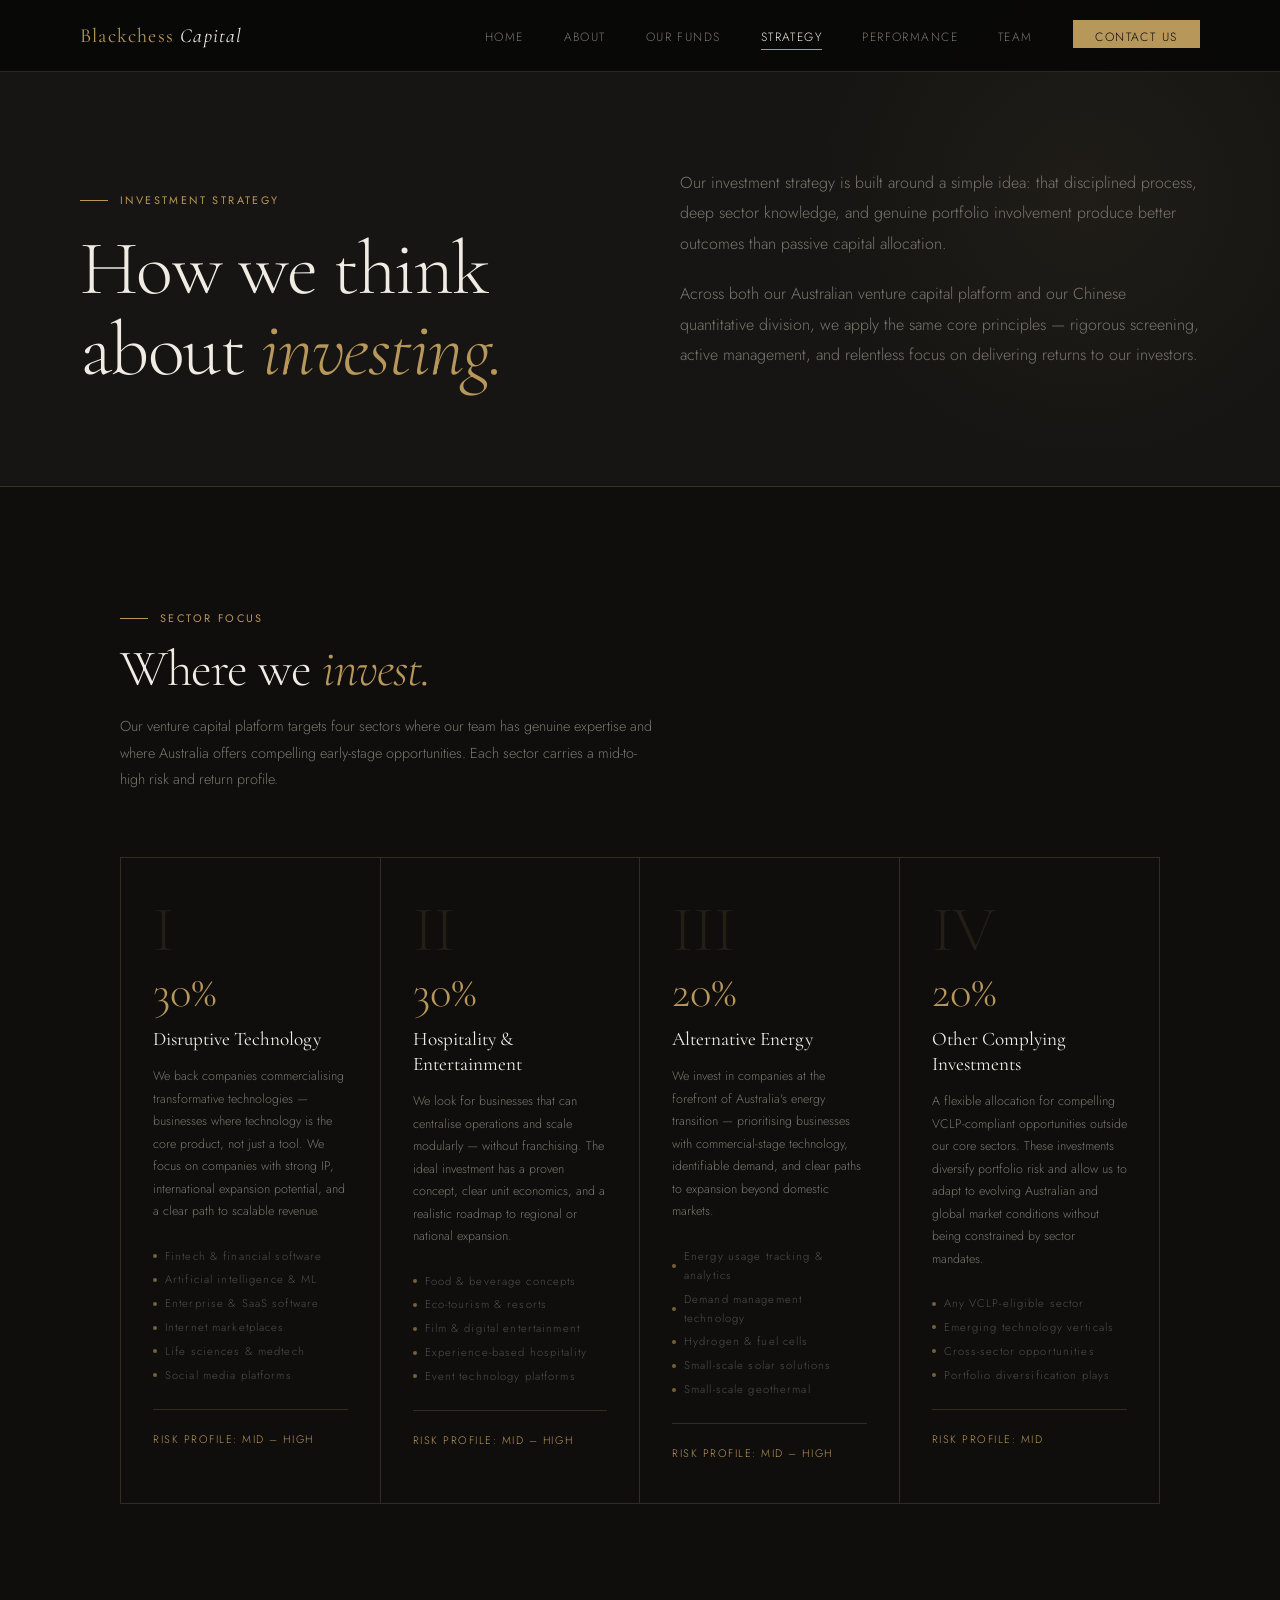
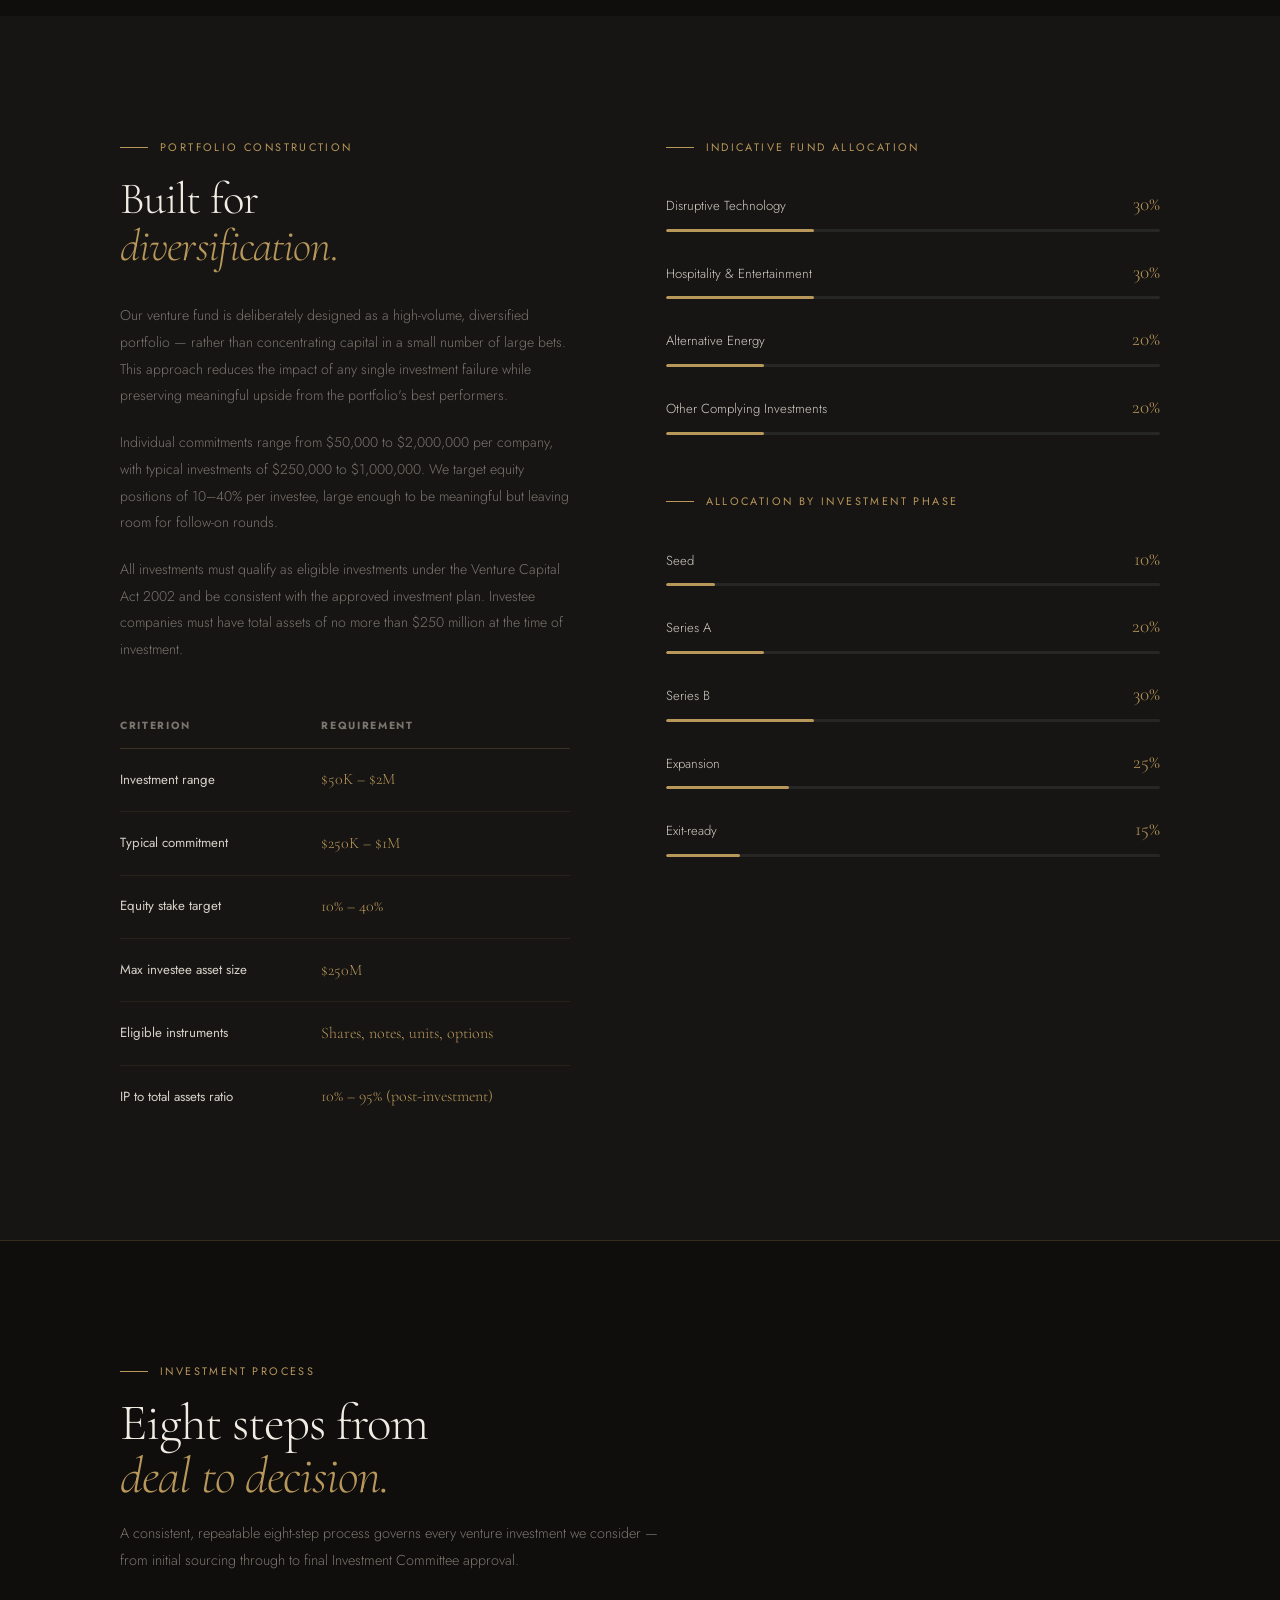
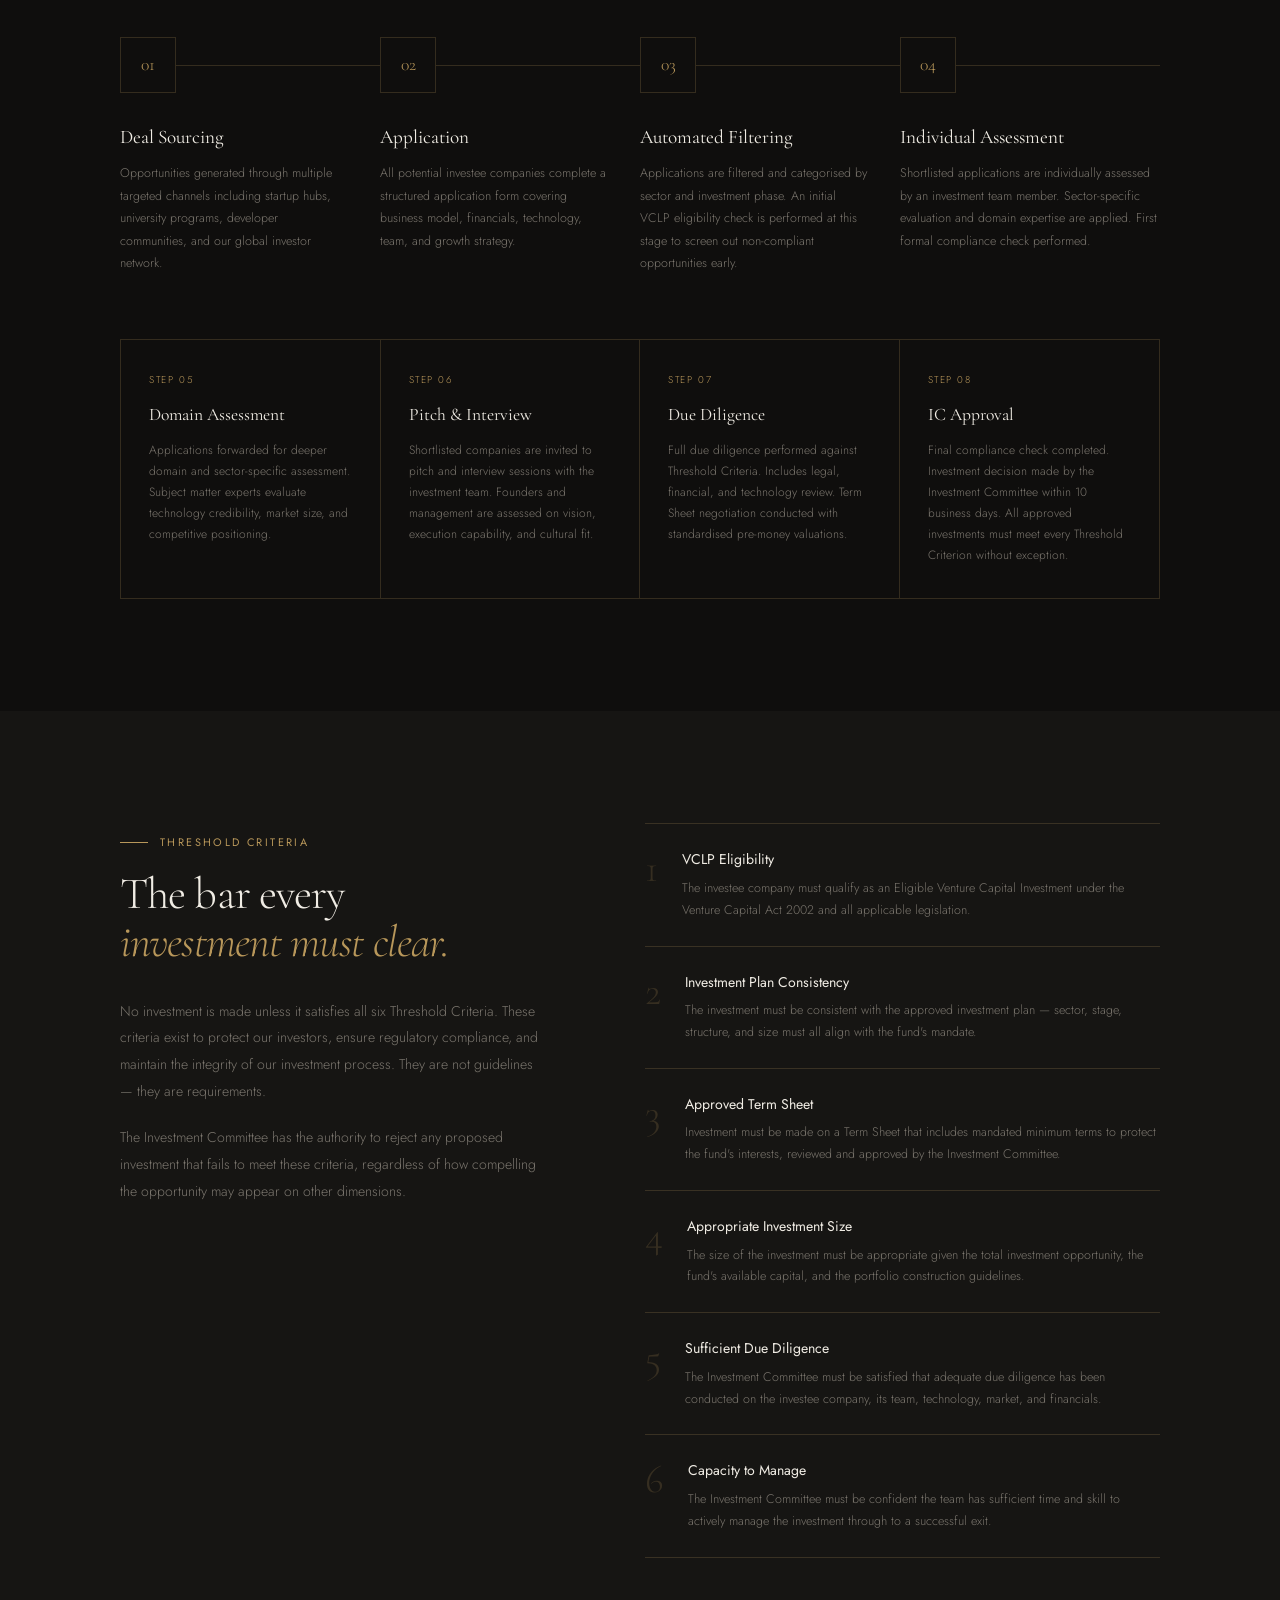
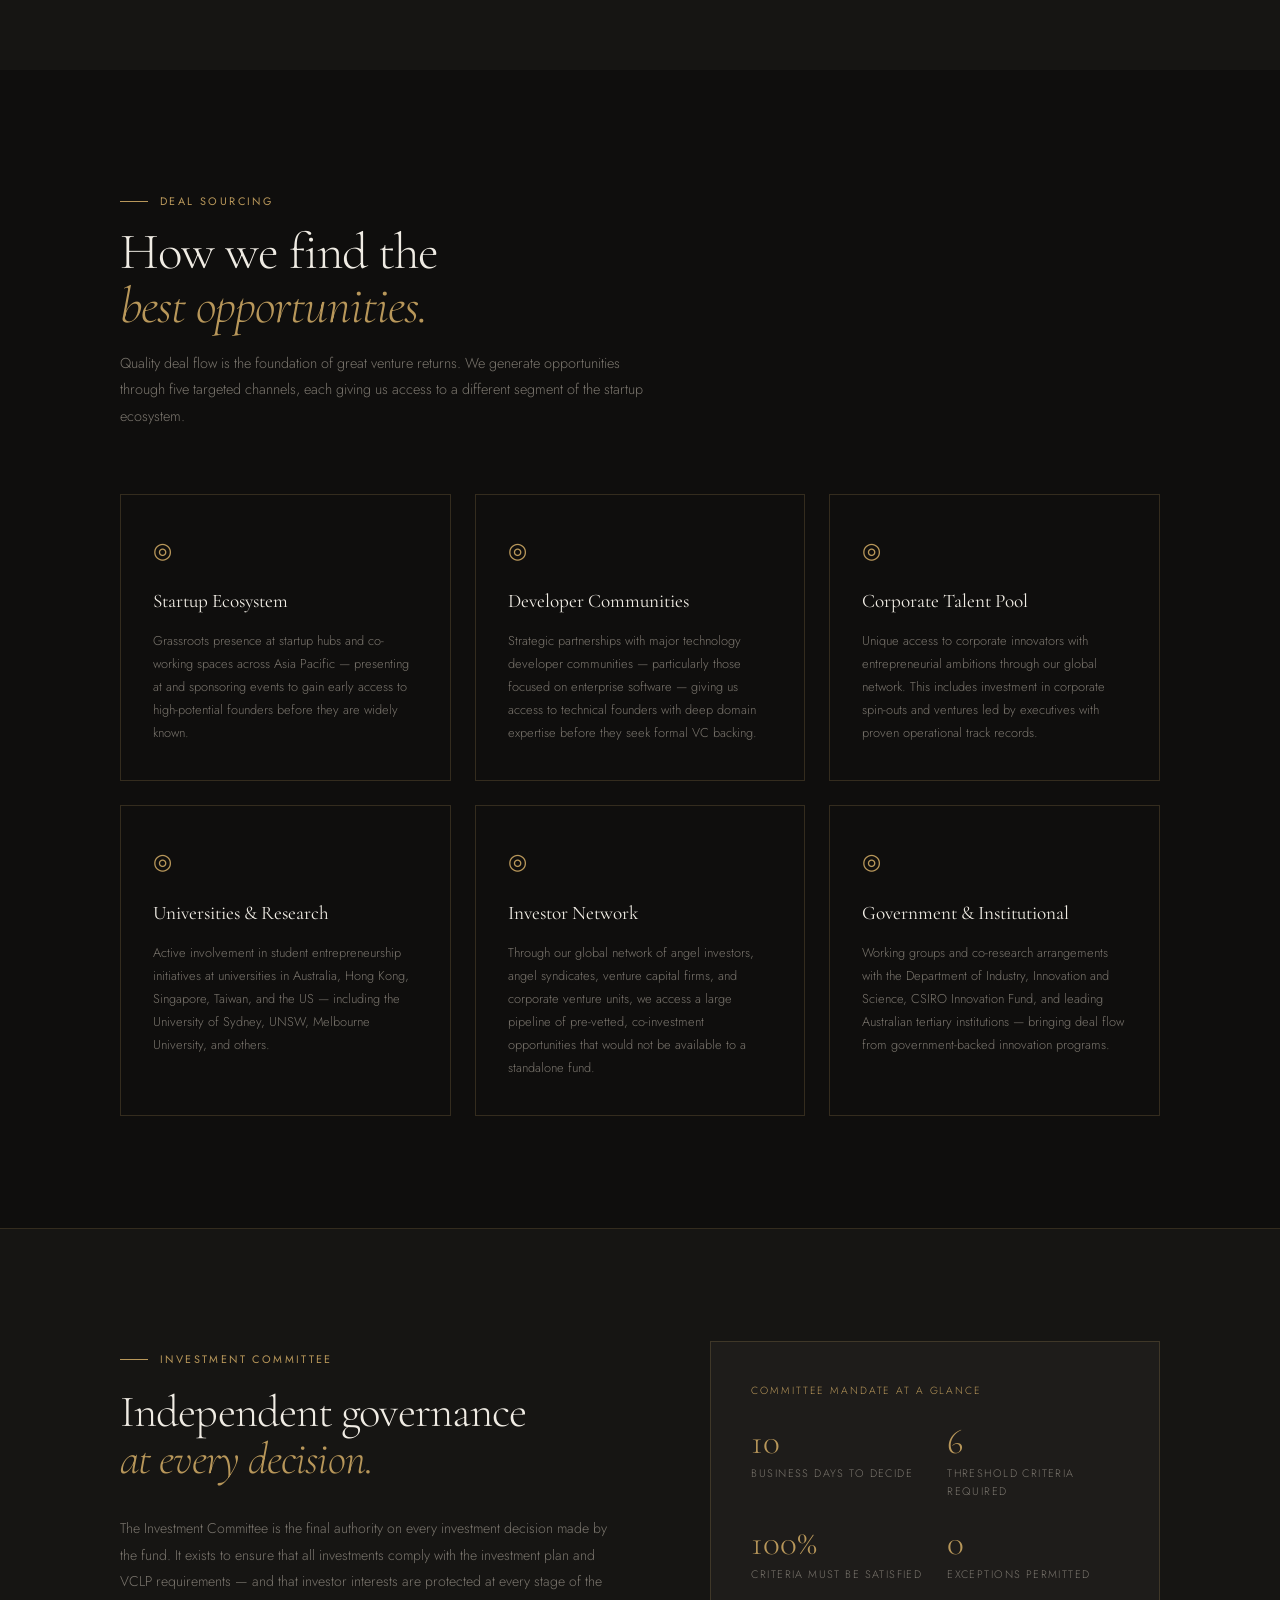
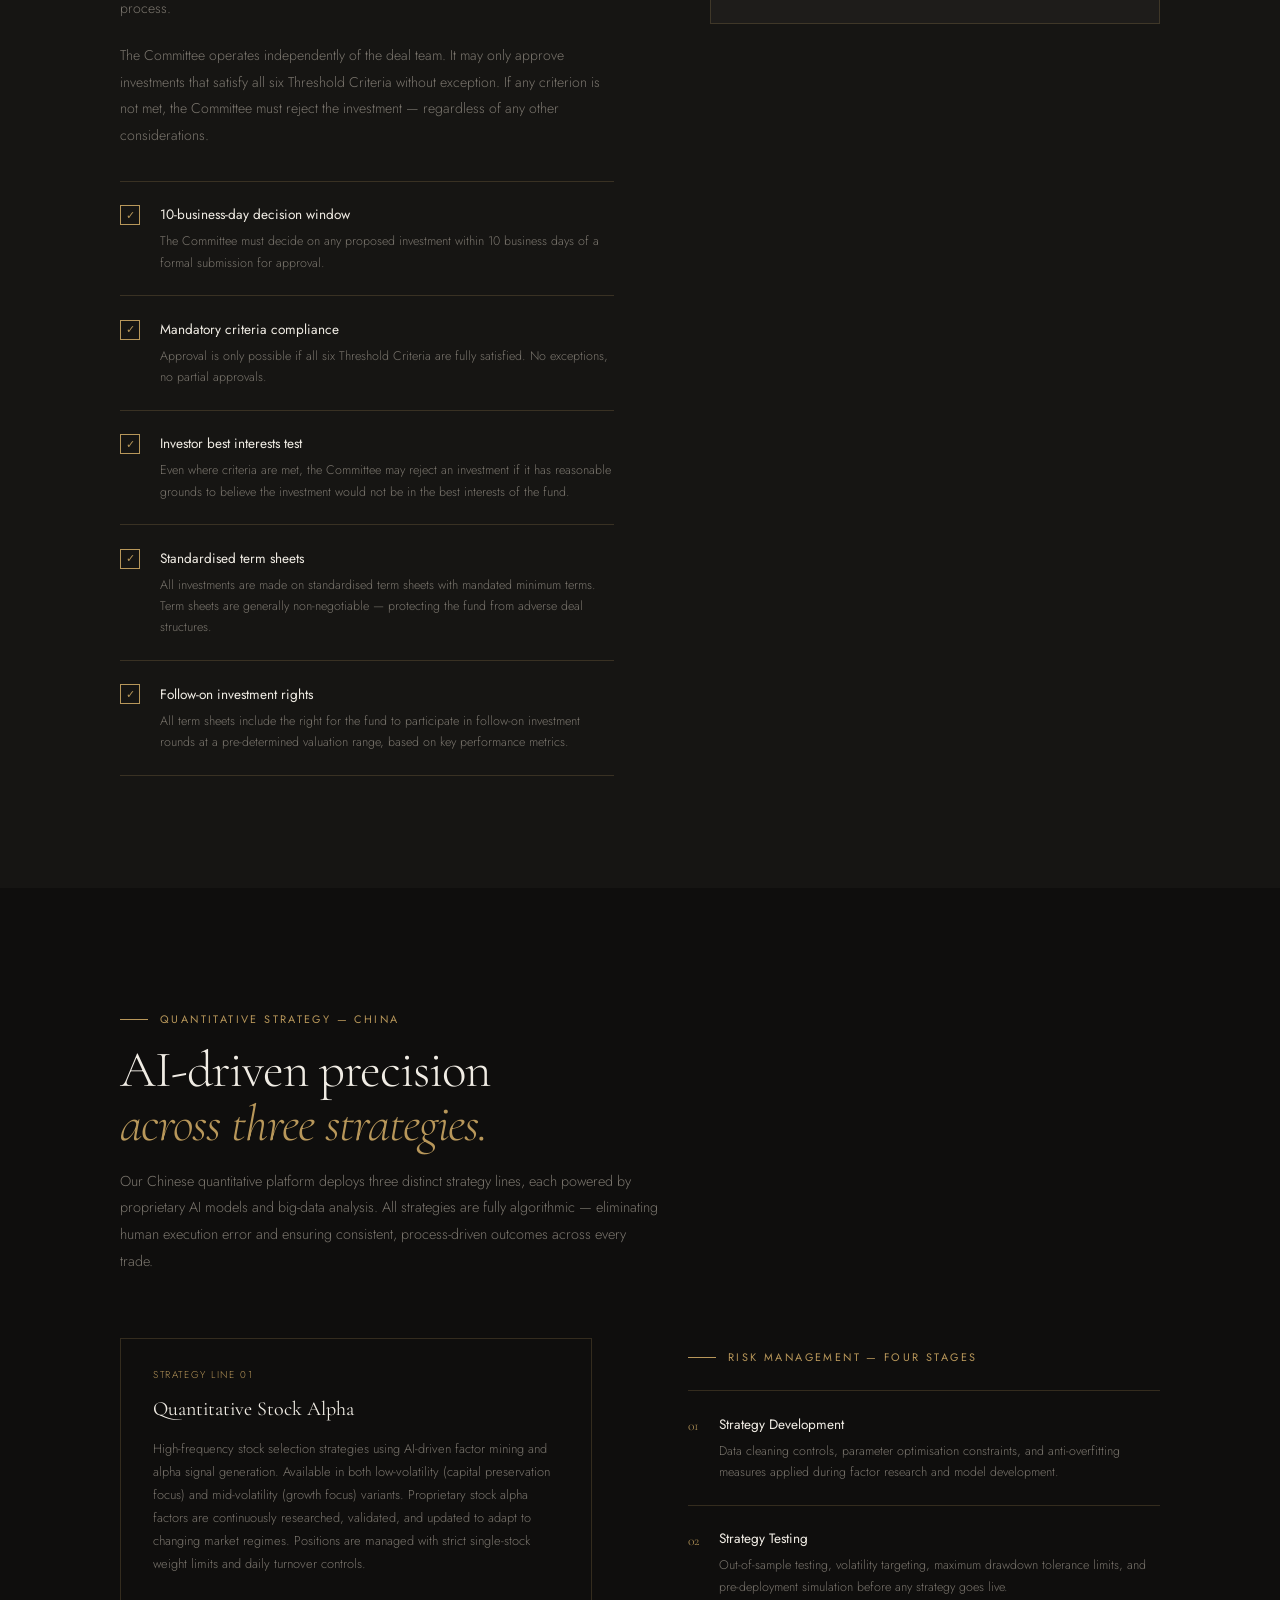
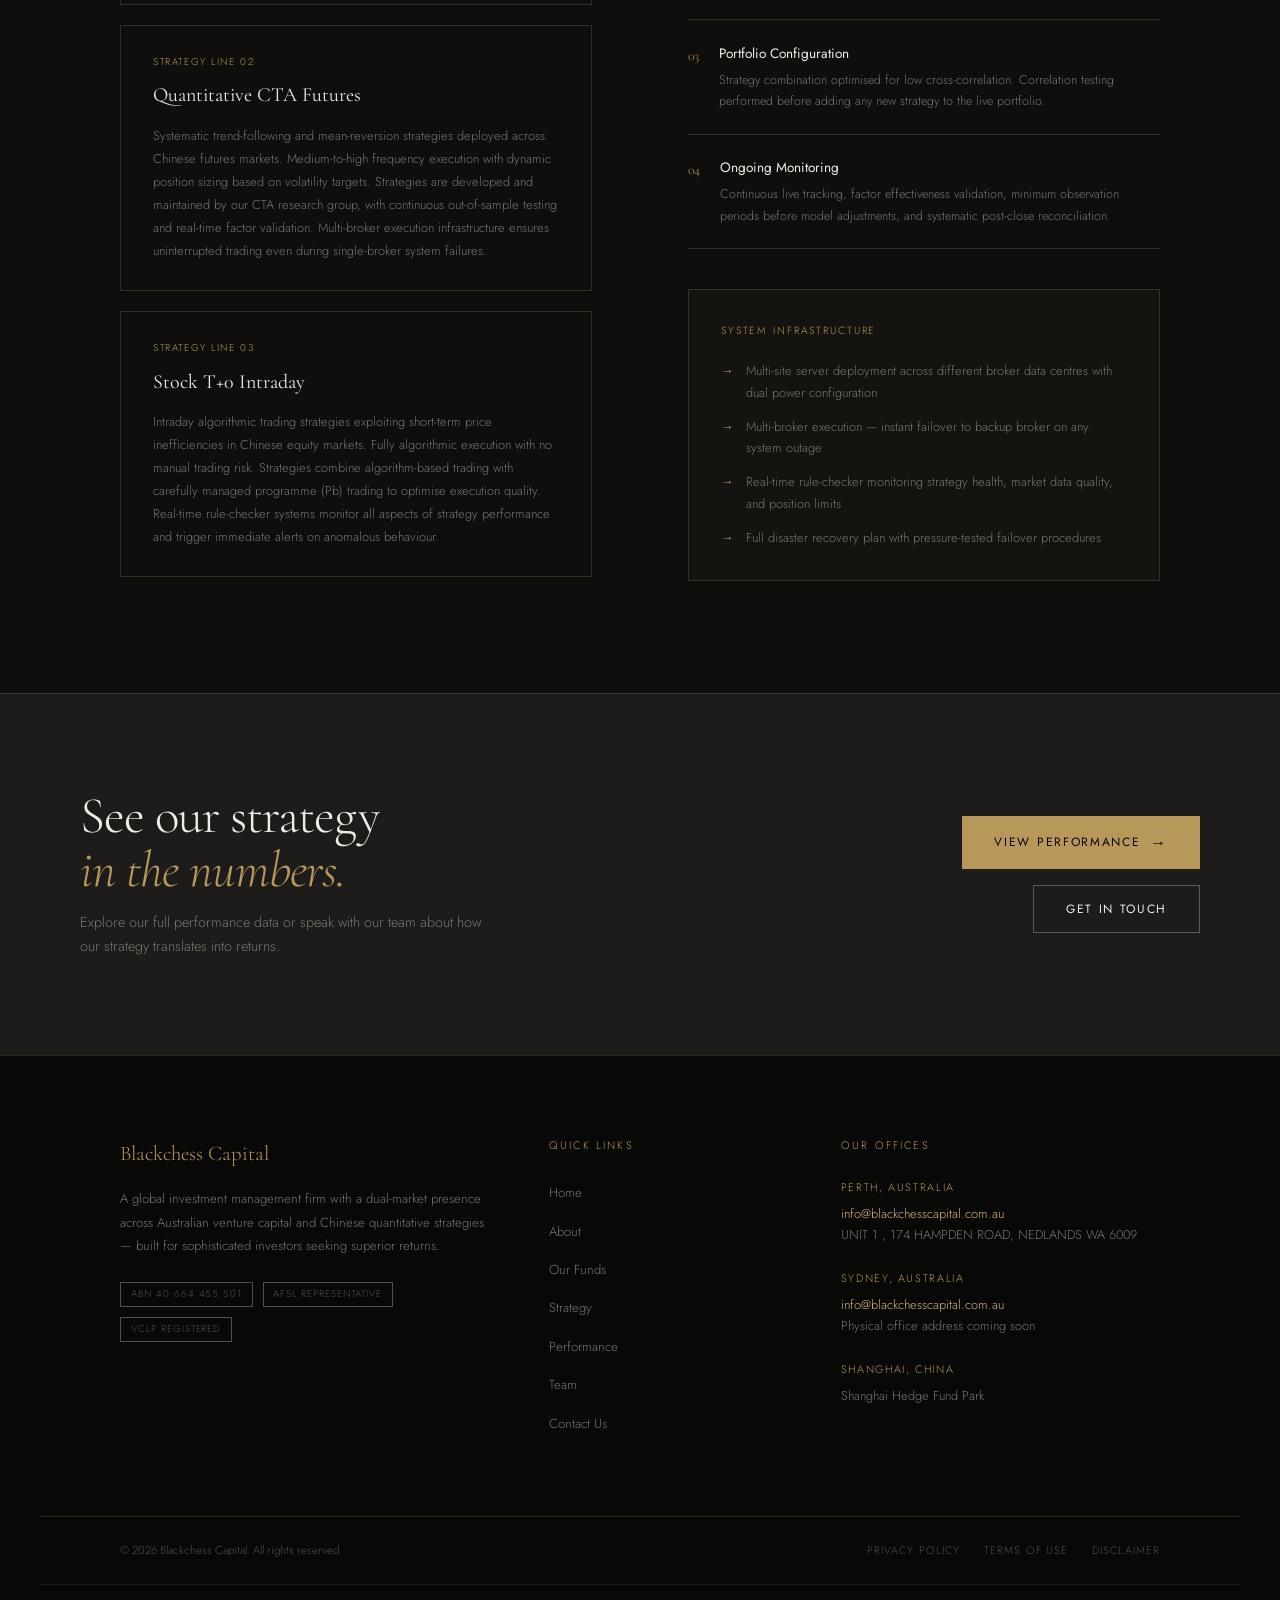
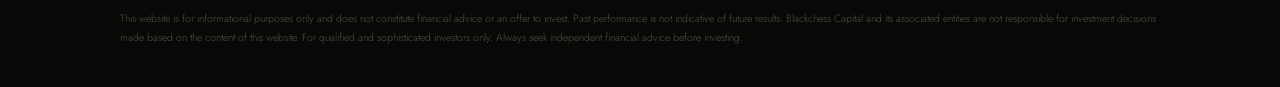
<file: strategy.html>
<!DOCTYPE html>
<html lang="en">
<head>
  <meta charset="UTF-8">
  <meta name="viewport" content="width=device-width, initial-scale=1.0">
  <title>Strategy — Blackchess Capital</title>
  <meta name="description" content="Blackchess Capital's investment strategy — sector focus, investment phases, deal sourcing, due diligence process, and investment committee governance.">
  <link href="https://fonts.googleapis.com/css2?family=Cormorant+Garamond:ital,wght@0,300;0,400;0,500;1,300;1,400&family=Jost:wght@300;400;500&display=swap" rel="stylesheet">
  <style>
    :root {
      --black:#080807; --dark:#0f0e0d; --dark2:#161513; --dark3:#1e1c1a;
      --gold:#b8975a; --gold-light:#d4b87a; --gold-dim:rgba(184,151,90,0.12);
      --gold-border:rgba(184,151,90,0.22); --white:#f0ece4; --off-white:#d4cfc6;
      --muted:#7a756d; --muted2:#524e48; --nav-h:72px;
    }
    *,*::before,*::after{margin:0;padding:0;box-sizing:border-box}
    html{scroll-behavior:smooth}
    body{background:var(--dark);color:var(--white);font-family:'Jost',sans-serif;font-weight:300;line-height:1.7;overflow-x:hidden}
    ::-webkit-scrollbar{width:4px}::-webkit-scrollbar-track{background:var(--black)}::-webkit-scrollbar-thumb{background:var(--gold-border);border-radius:2px}
    ::selection{background:var(--gold);color:var(--black)}
    a{color:inherit;text-decoration:none} p{color:var(--off-white)}
    .section{padding:7rem 0;position:relative}
    .container{max-width:1200px;margin:0 auto;padding:0 5rem}
    .divider{height:0.5px;background:var(--gold-border)}
    .display{font-family:'Cormorant Garamond',serif;font-weight:300;line-height:1.05;letter-spacing:-0.02em}
    .display em{font-style:italic;color:var(--gold)}
    .eyebrow{display:inline-flex;align-items:center;gap:12px;font-size:0.68rem;letter-spacing:0.22em;text-transform:uppercase;color:var(--gold);font-family:'Jost',sans-serif;font-weight:400}
    .eyebrow::before{content:'';display:block;width:28px;height:0.5px;background:var(--gold);flex-shrink:0}
    .btn{display:inline-flex;align-items:center;gap:10px;padding:0.8rem 2rem;font-family:'Jost',sans-serif;font-size:0.75rem;font-weight:400;letter-spacing:0.14em;text-transform:uppercase;cursor:pointer;transition:all 0.28s ease;border:none}
    .btn-gold{background:var(--gold);color:var(--black)}.btn-gold:hover{background:var(--gold-light);transform:translateY(-1px)}
    .btn-outline{background:transparent;color:var(--white);border:0.5px solid rgba(240,236,228,0.3)}.btn-outline:hover{border-color:var(--gold);color:var(--gold);transform:translateY(-1px)}
    .btn-arrow::after{content:'→';font-size:1rem;transition:transform 0.2s}.btn-arrow:hover::after{transform:translateX(4px)}
    .reveal{opacity:0;transform:translateY(28px);transition:opacity 0.75s ease,transform 0.75s ease}
    .reveal.visible{opacity:1;transform:translateY(0)}
    .reveal-delay-1{transition-delay:0.1s}.reveal-delay-2{transition-delay:0.2s}
    .reveal-delay-3{transition-delay:0.3s}.reveal-delay-4{transition-delay:0.4s}

    /* ── NAV ── */
    #site-nav{position:fixed;top:0;left:0;right:0;height:var(--nav-h);z-index:1000;display:flex;align-items:center;justify-content:space-between;padding:0 5rem;background:rgba(8,8,7,0.92);backdrop-filter:blur(16px);border-bottom:0.5px solid var(--gold-border);transition:background 0.3s}
    .nav-logo{font-family:'Cormorant Garamond',serif;font-size:1.25rem;font-weight:400;color:var(--gold);letter-spacing:0.06em}
    .nav-logo span{color:var(--white);font-style:italic}
    .nav-links{display:flex;align-items:center;gap:2.5rem;list-style:none}
    .nav-links a{font-size:0.75rem;letter-spacing:0.12em;text-transform:uppercase;color:var(--muted);transition:color 0.25s;position:relative;padding-bottom:2px}
    .nav-links a::after{content:'';position:absolute;bottom:-2px;left:0;right:0;height:0.5px;background:var(--gold);transform:scaleX(0);transition:transform 0.25s}
    .nav-links a:hover,.nav-links a.active{color:var(--white)}.nav-links a:hover::after,.nav-links a.active::after{transform:scaleX(1)}
    .nav-cta{background:var(--gold)!important;color:var(--black)!important;padding:0.5rem 1.4rem}.nav-cta:hover{background:var(--gold-light)!important}.nav-cta::after{display:none!important}
    .hamburger{display:none;flex-direction:column;gap:5px;cursor:pointer;background:none;border:none;padding:4px}
    .hamburger span{display:block;width:22px;height:0.5px;background:var(--white)}

    /* ── PAGE HERO ── */
    .page-hero{
      padding:calc(var(--nav-h) + 6rem) 5rem 6rem;
      background:var(--dark2); border-bottom:0.5px solid var(--gold-border);
      position:relative; overflow:hidden;
    }
    .page-hero::before{
      content:''; position:absolute; top:-80px; right:-80px;
      width:550px; height:550px; border-radius:50%;
      background:radial-gradient(circle,rgba(184,151,90,0.06) 0%,transparent 70%);
      pointer-events:none;
    }
    .page-hero-inner{
      max-width:1200px; margin:0 auto;
      display:grid; grid-template-columns:1fr 1fr;
      gap:5rem; align-items:end;
    }
    .page-hero-title{font-size:clamp(3rem,6vw,5.5rem);margin:1.25rem 0 0;}
    .page-hero-desc{font-size:1rem;color:var(--muted);line-height:1.9;margin-bottom:1.25rem;}

    /* ── SECTOR OVERVIEW ── */
    #sectors{ background:var(--dark); }
    .sectors-header{ margin-bottom:4rem; }
    .sectors-header .eyebrow{ margin-bottom:1rem; }
    .sectors-title{ font-size:clamp(2.2rem,4vw,3.5rem); }
    .sectors-grid{
      display:grid; grid-template-columns:repeat(4,1fr);
      gap:0; border:0.5px solid var(--gold-border);
    }
    .sector-card{
      padding:2.5rem 2rem; border-right:0.5px solid var(--gold-border);
      position:relative; overflow:hidden;
      transition:background 0.3s;
    }
    .sector-card:last-child{ border-right:none; }
    .sector-card:hover{ background:var(--gold-dim); }
    .sector-card::before{
      content:''; position:absolute; top:0; left:0; right:0;
      height:2px; background:var(--gold);
      transform:scaleX(0); transform-origin:left;
      transition:transform 0.35s ease;
    }
    .sector-card:hover::before{ transform:scaleX(1); }
    .sector-num{
      font-family:'Cormorant Garamond',serif;
      font-size:4rem; font-weight:300;
      color:rgba(184,151,90,0.12); line-height:1;
      margin-bottom:0.5rem;
    }
    .sector-alloc{
      font-family:'Cormorant Garamond',serif;
      font-size:2.8rem; font-weight:300; color:var(--gold);
      line-height:1; margin-bottom:0.75rem;
    }
    .sector-name{
      font-family:'Cormorant Garamond',serif;
      font-size:1.2rem; font-weight:400;
      margin-bottom:0.85rem; line-height:1.3;
    }
    .sector-desc{
      font-size:0.78rem; color:var(--muted); line-height:1.8;
      margin-bottom:1.5rem;
    }
    .sector-examples{
      display:flex; flex-direction:column; gap:0.3rem;
    }
    .sector-example{
      font-size:0.7rem; letter-spacing:0.1em;
      color:var(--muted2); display:flex; align-items:center; gap:0.5rem;
    }
    .sector-example::before{
      content:''; width:4px; height:4px; border-radius:50%;
      background:var(--gold); flex-shrink:0; opacity:0.6;
    }
    .sector-risk{
      margin-top:1.5rem; padding-top:1.25rem;
      border-top:0.5px solid var(--gold-border);
      font-size:0.68rem; letter-spacing:0.14em; text-transform:uppercase;
      color:var(--gold);
    }

    /* ── ALLOCATION TABLE ── */
    #allocation{ background:var(--dark2); }
    .alloc-layout{
      display:grid; grid-template-columns:1fr 1.1fr;
      gap:6rem; align-items:start;
    }
    .alloc-title{ font-size:clamp(2rem,3.5vw,3rem); margin:1.25rem 0 2rem; }
    .alloc-body{ font-size:0.88rem; color:var(--muted); line-height:1.9; margin-bottom:1.25rem; }
    .alloc-table{ width:100%; border-collapse:collapse; }
    .alloc-table th{
      font-size:0.65rem; letter-spacing:0.16em; text-transform:uppercase;
      color:var(--muted); padding:0.85rem 1rem; text-align:left;
      border-bottom:0.5px solid var(--gold-border);
    }
    .alloc-table th:first-child{ padding-left:0; }
    .alloc-table td{
      padding:1.1rem 1rem; font-size:0.83rem;
      border-bottom:0.5px solid rgba(184,151,90,0.1);
      vertical-align:middle;
    }
    .alloc-table td:first-child{ padding-left:0; color:var(--off-white); font-weight:400; }
    .alloc-table tr:last-child td{ border-bottom:none; }
    .alloc-table .gold-text{
      font-family:'Cormorant Garamond',serif;
      font-size:1rem; color:var(--gold);
    }
    .alloc-bars{ display:flex; flex-direction:column; gap:1.5rem; margin-top:0.5rem; }
    .alloc-row{ display:flex; flex-direction:column; gap:0.5rem; }
    .alloc-row-hdr{ display:flex; justify-content:space-between; align-items:baseline; }
    .alloc-name{ font-size:0.82rem; color:var(--off-white); }
    .alloc-pct{
      font-family:'Cormorant Garamond',serif;
      font-size:1.2rem; color:var(--gold);
    }
    .alloc-track{ height:3px; background:rgba(255,255,255,0.07); border-radius:2px; overflow:hidden; }
    .alloc-fill{ height:100%; background:var(--gold); border-radius:2px; width:var(--w); }

    /* ── INVESTMENT PROCESS ── */
    #process{ background:var(--dark); }
    .process-header{ margin-bottom:4rem; }
    .process-header .eyebrow{ margin-bottom:1rem; }
    .process-title{ font-size:clamp(2.2rem,4vw,3.5rem); }
    .process-timeline{
      display:grid; grid-template-columns:repeat(4,1fr);
      gap:0; position:relative;
    }
    .process-timeline::before{
      content:''; position:absolute;
      top:28px; left:0; right:0; height:0.5px;
      background:var(--gold-border); z-index:0;
    }
    .process-step{
      padding:0 2rem 0 0; position:relative; z-index:1;
    }
    .process-step:last-child{ padding-right:0; }
    .process-dot-wrap{
      display:flex; align-items:center; gap:0; margin-bottom:2rem;
    }
    .process-dot{
      width:56px; height:56px; border:0.5px solid var(--gold-border);
      background:var(--dark); display:flex; align-items:center; justify-content:center;
      flex-shrink:0; transition:border-color 0.3s, background 0.3s;
    }
    .process-step:hover .process-dot{
      border-color:var(--gold); background:var(--gold-dim);
    }
    .process-dot-num{
      font-family:'Cormorant Garamond',serif;
      font-size:1.1rem; color:var(--gold);
    }
    .process-step-title{
      font-family:'Cormorant Garamond',serif;
      font-size:1.2rem; font-weight:400;
      margin-bottom:0.75rem; line-height:1.3;
    }
    .process-step-body{
      font-size:0.78rem; color:var(--muted); line-height:1.8;
    }
    .process-steps-bottom{
      display:grid; grid-template-columns:repeat(4,1fr);
      gap:0; margin-top:4rem; border:0.5px solid var(--gold-border);
    }
    .process-step-bottom{
      padding:2rem 1.75rem; border-right:0.5px solid var(--gold-border);
      transition:background 0.3s;
    }
    .process-step-bottom:last-child{ border-right:none; }
    .process-step-bottom:hover{ background:var(--gold-dim); }
    .process-step-tag{
      font-size:0.62rem; letter-spacing:0.16em; text-transform:uppercase;
      color:var(--gold); display:block; margin-bottom:0.75rem;
    }
    .process-step-bottom-title{
      font-family:'Cormorant Garamond',serif;
      font-size:1.1rem; font-weight:400; margin-bottom:0.6rem;
    }
    .process-step-bottom-body{
      font-size:0.75rem; color:var(--muted); line-height:1.75;
    }

    /* ── THRESHOLD CRITERIA ── */
    #threshold{ background:var(--dark2); }
    .threshold-layout{
      display:grid; grid-template-columns:1fr 1.2fr;
      gap:6rem; align-items:start;
    }
    .threshold-title{ font-size:clamp(2rem,3.5vw,3rem); margin:1.25rem 0 2rem; }
    .threshold-body{ font-size:0.88rem; color:var(--muted); line-height:1.9; margin-bottom:1.25rem; }
    .criteria-list{ display:flex; flex-direction:column; gap:0; }
    .criteria-item{
      display:grid; grid-template-columns:auto 1fr;
      gap:1.5rem; padding:1.5rem 0;
      border-bottom:0.5px solid var(--gold-border);
      align-items:start;
    }
    .criteria-item:first-child{ border-top:0.5px solid var(--gold-border); }
    .criteria-num{
      font-family:'Cormorant Garamond',serif;
      font-size:2.5rem; font-weight:300;
      color:rgba(184,151,90,0.2); line-height:1;
    }
    .criteria-title{
      font-size:0.88rem; font-weight:400; margin-bottom:0.35rem; color:var(--white);
    }
    .criteria-body{ font-size:0.78rem; color:var(--muted); line-height:1.75; }

    /* ── SOURCING CHANNELS ── */
    #sourcing{ background:var(--dark); }
    .sourcing-header{ margin-bottom:4rem; }
    .sourcing-header .eyebrow{ margin-bottom:1rem; }
    .sourcing-title{ font-size:clamp(2.2rem,4vw,3.5rem); }
    .sourcing-grid{
      display:grid; grid-template-columns:repeat(3,1fr);
      gap:1.5rem;
    }
    .source-card{
      border:0.5px solid var(--gold-border);
      padding:2.25rem 2rem; transition:border-color 0.3s;
      position:relative; overflow:hidden;
    }
    .source-card:hover{ border-color:rgba(184,151,90,0.5); }
    .source-card::after{
      content:''; position:absolute; bottom:0; left:0; right:0;
      height:1.5px; background:var(--gold);
      transform:scaleX(0); transform-origin:left;
      transition:transform 0.35s ease;
    }
    .source-card:hover::after{ transform:scaleX(1); }
    .source-icon{
      font-size:1.4rem; color:var(--gold);
      margin-bottom:1rem; display:block;
    }
    .source-title{
      font-family:'Cormorant Garamond',serif;
      font-size:1.2rem; font-weight:400; margin-bottom:0.75rem;
    }
    .source-body{ font-size:0.8rem; color:var(--muted); line-height:1.8; }

    /* ── INVESTMENT COMMITTEE ── */
    #committee{ background:var(--dark2); }
    .committee-layout{
      display:grid; grid-template-columns:1.1fr 1fr;
      gap:6rem; align-items:start;
    }
    .committee-title{ font-size:clamp(2rem,3.5vw,3rem); margin:1.25rem 0 2rem; }
    .committee-body{ font-size:0.88rem; color:var(--muted); line-height:1.9; margin-bottom:1.25rem; }
    .committee-rules{
      display:flex; flex-direction:column; gap:0;
    }
    .committee-rule{
      display:grid; grid-template-columns:auto 1fr;
      gap:1.25rem; padding:1.35rem 0;
      border-bottom:0.5px solid var(--gold-border);
      align-items:start;
    }
    .committee-rule:first-child{ border-top:0.5px solid var(--gold-border); }
    .rule-icon{
      width:20px; height:20px; border:0.5px solid var(--gold);
      display:flex; align-items:center; justify-content:center;
      font-size:0.7rem; color:var(--gold); flex-shrink:0; margin-top:0.1rem;
    }
    .rule-title{ font-size:0.85rem; font-weight:400; margin-bottom:0.3rem; color:var(--white); }
    .rule-body{ font-size:0.78rem; color:var(--muted); line-height:1.7; }
    .committee-highlight{
      background:var(--dark3); border:0.5px solid var(--gold-border);
      padding:2.5rem; margin-top:0;
    }
    .committee-highlight-label{
      font-size:0.65rem; letter-spacing:0.18em; text-transform:uppercase;
      color:var(--gold); margin-bottom:1.5rem; display:block;
    }
    .highlight-stats{
      display:grid; grid-template-columns:1fr 1fr;
      gap:1.5rem;
    }
    .highlight-stat-val{
      font-family:'Cormorant Garamond',serif;
      font-size:2.2rem; font-weight:300; color:var(--gold);
      line-height:1; margin-bottom:0.3rem;
    }
    .highlight-stat-label{
      font-size:0.68rem; letter-spacing:0.13em; text-transform:uppercase; color:var(--muted);
    }

    /* ── QUANT STRATEGY ── */
    #quant-strategy{ background:var(--dark); }
    .quant-header{ margin-bottom:4rem; }
    .quant-header .eyebrow{ margin-bottom:1rem; }
    .quant-title{ font-size:clamp(2.2rem,4vw,3.5rem); }
    .quant-layout{
      display:grid; grid-template-columns:1fr 1fr;
      gap:6rem; align-items:start;
    }
    .quant-body{ font-size:0.88rem; color:var(--muted); line-height:1.9; margin-bottom:1.25rem; }
    .quant-strategy-list{ display:flex; flex-direction:column; gap:1.25rem; }
    .quant-strat-item{
      border:0.5px solid var(--gold-border); padding:1.75rem 2rem;
      transition:border-color 0.3s; position:relative; overflow:hidden;
    }
    .quant-strat-item:hover{ border-color:rgba(184,151,90,0.5); }
    .quant-strat-item::before{
      content:''; position:absolute; left:0; top:0; bottom:0;
      width:2px; background:var(--gold);
      transform:scaleY(0); transform-origin:top;
      transition:transform 0.3s ease;
    }
    .quant-strat-item:hover::before{ transform:scaleY(1); }
    .quant-strat-tag{
      font-size:0.62rem; letter-spacing:0.16em; text-transform:uppercase;
      color:var(--gold); margin-bottom:0.5rem; display:block;
    }
    .quant-strat-name{
      font-family:'Cormorant Garamond',serif;
      font-size:1.25rem; font-weight:400; margin-bottom:0.7rem;
    }
    .quant-strat-body{ font-size:0.8rem; color:var(--muted); line-height:1.8; }
    .quant-risk-stages{
      display:flex; flex-direction:column; gap:0;
    }
    .risk-stage{
      display:grid; grid-template-columns:auto 1fr;
      gap:1.25rem; padding:1.35rem 0;
      border-bottom:0.5px solid var(--gold-border); align-items:start;
    }
    .risk-stage:first-child{ border-top:0.5px solid var(--gold-border); }
    .risk-stage-num{
      font-family:'Cormorant Garamond',serif;
      font-size:0.85rem; color:var(--gold); padding-top:0.1rem;
    }
    .risk-stage-title{ font-size:0.85rem; font-weight:400; margin-bottom:0.3rem; color:var(--white); }
    .risk-stage-body{ font-size:0.78rem; color:var(--muted); line-height:1.7; }

    /* ── CTA BANNER ── */
    #cta-banner{ background:var(--dark3); border-top:0.5px solid var(--gold-border); padding:6rem 5rem; }
    .cta-banner-inner{ max-width:1200px; margin:0 auto; display:grid; grid-template-columns:1fr auto; gap:3rem 5rem; align-items:center; }
    .cta-banner-inner p{ font-size:0.9rem; color:var(--muted); max-width:420px; margin-top:0.75rem; }
    .cta-banner-btns{ display:flex; flex-direction:column; gap:1rem; align-items:flex-end; }

    /* ── FOOTER ── */
    #site-footer{background:var(--black);border-top:0.5px solid var(--gold-border)}
    .footer-main{display:grid;grid-template-columns:1.6fr 1fr 1.4fr;gap:4rem;padding:5rem;max-width:1200px;margin:0 auto}
    .footer-brand-name{font-family:'Cormorant Garamond',serif;font-size:1.3rem;color:var(--gold);margin-bottom:1rem}
    .footer-brand-desc{font-size:0.82rem;color:var(--muted);line-height:1.8;margin-bottom:1.5rem}
    .footer-tags{display:flex;gap:0.6rem;flex-wrap:wrap}
    .footer-tags span{font-size:0.62rem;letter-spacing:0.1em;text-transform:uppercase;color:var(--muted2);border:0.5px solid var(--muted2);padding:0.2rem 0.6rem}
    .footer-col-title{font-size:0.68rem;letter-spacing:0.2em;text-transform:uppercase;color:var(--gold);margin-bottom:1.5rem}
    .footer-links{list-style:none;display:flex;flex-direction:column;gap:0.7rem}
    .footer-links a{font-size:0.82rem;color:var(--muted);transition:color 0.2s}.footer-links a:hover{color:var(--gold)}
    .footer-office{margin-bottom:1.5rem}
    .footer-office-city{font-size:0.68rem;letter-spacing:0.15em;text-transform:uppercase;color:var(--gold);margin-bottom:0.4rem}
    .footer-office p{font-size:0.8rem;color:var(--muted);line-height:1.65}
    .footer-office a{color:var(--gold-light);transition:color 0.2s}.footer-office a:hover{color:var(--gold)}
    .footer-bottom{border-top:0.5px solid var(--gold-border);padding:1.5rem 5rem;max-width:1200px;margin:0 auto;display:flex;justify-content:space-between;align-items:center;gap:1rem;flex-wrap:wrap}
    .footer-copy{font-size:0.72rem;color:var(--muted2)}
    .footer-legal{display:flex;gap:1.5rem}
    .footer-legal a{font-size:0.68rem;letter-spacing:0.1em;text-transform:uppercase;color:var(--muted2);transition:color 0.2s}.footer-legal a:hover{color:var(--muted)}
    .footer-disclaimer{border-top:0.5px solid rgba(80,76,72,0.3);padding:1.5rem 5rem 2.5rem;max-width:1200px;margin:0 auto}
    .footer-disclaimer p{font-size:0.66rem;color:var(--muted2);line-height:1.8}

    /* ── RESPONSIVE ── */
    @media(max-width:1100px){
      .page-hero-inner,.alloc-layout,.threshold-layout,.committee-layout,.quant-layout{grid-template-columns:1fr;gap:3rem}
      .sectors-grid,.process-timeline,.process-steps-bottom{grid-template-columns:1fr 1fr}
      .sector-card:nth-child(2){border-right:none}
      .sector-card:nth-child(3){border-top:0.5px solid var(--gold-border)}
      .sector-card:nth-child(4){border-right:none;border-top:0.5px solid var(--gold-border)}
      .process-timeline::before{display:none}
      .sourcing-grid{grid-template-columns:1fr 1fr}
      .cta-banner-inner{grid-template-columns:1fr}
      .cta-banner-btns{flex-direction:row;align-items:flex-start}
      .footer-main{grid-template-columns:1fr;gap:2.5rem;padding:3rem 1.5rem}
      .footer-bottom,.footer-disclaimer{padding-left:1.5rem;padding-right:1.5rem}
    }
    @media(max-width:768px){
      #site-nav{padding:0 1.5rem}
      .nav-links{display:none;position:fixed;top:var(--nav-h);left:0;right:0;flex-direction:column;background:var(--black);padding:2rem 1.5rem;gap:1.5rem;border-bottom:0.5px solid var(--gold-border)}
      .nav-links.open{display:flex}
      .hamburger{display:flex}
      .page-hero{padding:calc(var(--nav-h) + 4rem) 1.5rem 4rem}
      .container{padding:0 1.5rem}
      .section{padding:4rem 0}
      .sectors-grid,.process-timeline,.process-steps-bottom,.sourcing-grid{grid-template-columns:1fr}
      .sector-card,.process-step-bottom,.source-card{border-right:none!important;border-top:none;border-bottom:0.5px solid var(--gold-border)}
      .sector-card:last-child,.process-step-bottom:last-child,.source-card:last-child{border-bottom:none}
      .sector-card:nth-child(n){border-top:none}
      #cta-banner{padding:4rem 1.5rem}
    }
  </style>
</head>
<body>

<!-- NAV -->
<nav id="site-nav">
  <a class="nav-logo" href="index.html">Blackchess <span>Capital</span></a>
  <ul class="nav-links" id="nav-links">
    <li><a href="index.html">Home</a></li>
    <li><a href="about.html">About</a></li>
    <li><a href="funds.html">Our Funds</a></li>
    <li><a href="strategy.html" class="active">Strategy</a></li>
    <li><a href="performance.html">Performance</a></li>
    <li><a href="team.html">Team</a></li>
    <li><a href="contact.html" class="nav-cta">Contact Us</a></li>
  </ul>
  <button class="hamburger" id="hamburger" aria-label="Toggle menu">
    <span></span><span></span><span></span>
  </button>
</nav>

<!-- PAGE HERO -->
<div class="page-hero">
  <div class="page-hero-inner">
    <div>
      <div class="eyebrow reveal">Investment Strategy</div>
      <h1 class="display page-hero-title reveal reveal-delay-1">
        How we think<br>about <em>investing.</em>
      </h1>
    </div>
    <div class="reveal reveal-delay-2">
      <p class="page-hero-desc">
        Our investment strategy is built around a simple idea: that 
        disciplined process, deep sector knowledge, and genuine 
        portfolio involvement produce better outcomes than passive 
        capital allocation.
      </p>
      <p class="page-hero-desc">
        Across both our Australian venture capital platform and 
        our Chinese quantitative division, we apply the same 
        core principles — rigorous screening, active management, 
        and relentless focus on delivering returns to our investors.
      </p>
    </div>
  </div>
</div>

<!-- ═══ SECTOR FOCUS ═══ -->
<section class="section" id="sectors">
  <div class="container">
    <div class="sectors-header reveal">
      <div class="eyebrow">Sector Focus</div>
      <h2 class="display sectors-title">
        Where we <em>invest.</em>
      </h2>
      <p style="font-size:0.9rem;color:var(--muted);max-width:540px;margin-top:1rem;line-height:1.85;">
        Our venture capital platform targets four sectors where our team has 
        genuine expertise and where Australia offers compelling early-stage 
        opportunities. Each sector carries a mid-to-high risk and return profile.
      </p>
    </div>

    <div class="sectors-grid">
      <div class="sector-card reveal reveal-delay-1">
        <div class="sector-num">I</div>
        <div class="sector-alloc">30%</div>
        <h3 class="sector-name">Disruptive Technology</h3>
        <p class="sector-desc">
          We back companies commercialising transformative technologies — 
          businesses where technology is the core product, not just a tool. 
          We focus on companies with strong IP, international expansion 
          potential, and a clear path to scalable revenue.
        </p>
        <div class="sector-examples">
          <span class="sector-example">Fintech &amp; financial software</span>
          <span class="sector-example">Artificial intelligence &amp; ML</span>
          <span class="sector-example">Enterprise &amp; SaaS software</span>
          <span class="sector-example">Internet marketplaces</span>
          <span class="sector-example">Life sciences &amp; medtech</span>
          <span class="sector-example">Social media platforms</span>
        </div>
        <div class="sector-risk">Risk profile: Mid – High</div>
      </div>

      <div class="sector-card reveal reveal-delay-2">
        <div class="sector-num">II</div>
        <div class="sector-alloc">30%</div>
        <h3 class="sector-name">Hospitality &amp; Entertainment</h3>
        <p class="sector-desc">
          We look for businesses that can centralise operations and scale 
          modularly — without franchising. The ideal investment has a 
          proven concept, clear unit economics, and a realistic roadmap 
          to regional or national expansion.
        </p>
        <div class="sector-examples">
          <span class="sector-example">Food &amp; beverage concepts</span>
          <span class="sector-example">Eco-tourism &amp; resorts</span>
          <span class="sector-example">Film &amp; digital entertainment</span>
          <span class="sector-example">Experience-based hospitality</span>
          <span class="sector-example">Event technology platforms</span>
        </div>
        <div class="sector-risk">Risk profile: Mid – High</div>
      </div>

      <div class="sector-card reveal reveal-delay-3">
        <div class="sector-num">III</div>
        <div class="sector-alloc">20%</div>
        <h3 class="sector-name">Alternative Energy</h3>
        <p class="sector-desc">
          We invest in companies at the forefront of Australia's energy 
          transition — prioritising businesses with commercial-stage 
          technology, identifiable demand, and clear paths to expansion 
          beyond domestic markets.
        </p>
        <div class="sector-examples">
          <span class="sector-example">Energy usage tracking &amp; analytics</span>
          <span class="sector-example">Demand management technology</span>
          <span class="sector-example">Hydrogen &amp; fuel cells</span>
          <span class="sector-example">Small-scale solar solutions</span>
          <span class="sector-example">Small-scale geothermal</span>
        </div>
        <div class="sector-risk">Risk profile: Mid – High</div>
      </div>

      <div class="sector-card reveal reveal-delay-4">
        <div class="sector-num">IV</div>
        <div class="sector-alloc">20%</div>
        <h3 class="sector-name">Other Complying Investments</h3>
        <p class="sector-desc">
          A flexible allocation for compelling VCLP-compliant opportunities 
          outside our core sectors. These investments diversify portfolio 
          risk and allow us to adapt to evolving Australian and global 
          market conditions without being constrained by sector mandates.
        </p>
        <div class="sector-examples">
          <span class="sector-example">Any VCLP-eligible sector</span>
          <span class="sector-example">Emerging technology verticals</span>
          <span class="sector-example">Cross-sector opportunities</span>
          <span class="sector-example">Portfolio diversification plays</span>
        </div>
        <div class="sector-risk">Risk profile: Mid</div>
      </div>
    </div>
  </div>
</section>

<div class="divider"></div>

<!-- ═══ ALLOCATION DETAIL ═══ -->
<section class="section" id="allocation">
  <div class="container">
    <div class="alloc-layout">
      <div class="alloc-left reveal">
        <div class="eyebrow">Portfolio Construction</div>
        <h2 class="display alloc-title">
          Built for<br><em>diversification.</em>
        </h2>
        <p class="alloc-body">
          Our venture fund is deliberately designed as a high-volume, 
          diversified portfolio — rather than concentrating capital 
          in a small number of large bets. This approach reduces the 
          impact of any single investment failure while preserving 
          meaningful upside from the portfolio's best performers.
        </p>
        <p class="alloc-body">
          Individual commitments range from $50,000 to $2,000,000 
          per company, with typical investments of $250,000 to 
          $1,000,000. We target equity positions of 10–40% per 
          investee, large enough to be meaningful but leaving room 
          for follow-on rounds.
        </p>
        <p class="alloc-body">
          All investments must qualify as eligible investments 
          under the Venture Capital Act 2002 and be consistent 
          with the approved investment plan. Investee companies 
          must have total assets of no more than $250 million 
          at the time of investment.
        </p>

        <div style="margin-top:2.5rem;">
          <table class="alloc-table">
            <thead>
              <tr>
                <th>Criterion</th>
                <th>Requirement</th>
              </tr>
            </thead>
            <tbody>
              <tr>
                <td>Investment range</td>
                <td class="gold-text">$50K – $2M</td>
              </tr>
              <tr>
                <td>Typical commitment</td>
                <td class="gold-text">$250K – $1M</td>
              </tr>
              <tr>
                <td>Equity stake target</td>
                <td class="gold-text">10% – 40%</td>
              </tr>
              <tr>
                <td>Max investee asset size</td>
                <td class="gold-text">$250M</td>
              </tr>
              <tr>
                <td>Eligible instruments</td>
                <td class="gold-text">Shares, notes, units, options</td>
              </tr>
              <tr>
                <td>IP to total assets ratio</td>
                <td class="gold-text">10% – 95% (post-investment)</td>
              </tr>
            </tbody>
          </table>
        </div>
      </div>

      <div class="alloc-right reveal reveal-delay-2">
        <div class="eyebrow" style="margin-bottom:1.5rem;">Indicative Fund Allocation</div>
        <div class="alloc-bars">
          <div class="alloc-row">
            <div class="alloc-row-hdr">
              <span class="alloc-name">Disruptive Technology</span>
              <span class="alloc-pct">30%</span>
            </div>
            <div class="alloc-track"><div class="alloc-fill" style="--w:30%"></div></div>
          </div>
          <div class="alloc-row">
            <div class="alloc-row-hdr">
              <span class="alloc-name">Hospitality &amp; Entertainment</span>
              <span class="alloc-pct">30%</span>
            </div>
            <div class="alloc-track"><div class="alloc-fill" style="--w:30%"></div></div>
          </div>
          <div class="alloc-row">
            <div class="alloc-row-hdr">
              <span class="alloc-name">Alternative Energy</span>
              <span class="alloc-pct">20%</span>
            </div>
            <div class="alloc-track"><div class="alloc-fill" style="--w:20%"></div></div>
          </div>
          <div class="alloc-row">
            <div class="alloc-row-hdr">
              <span class="alloc-name">Other Complying Investments</span>
              <span class="alloc-pct">20%</span>
            </div>
            <div class="alloc-track"><div class="alloc-fill" style="--w:20%"></div></div>
          </div>
        </div>

        <div style="margin-top:3rem;">
          <div class="eyebrow" style="margin-bottom:1.5rem;">Allocation by Investment Phase</div>
          <div class="alloc-bars">
            <div class="alloc-row">
              <div class="alloc-row-hdr">
                <span class="alloc-name">Seed</span>
                <span class="alloc-pct">10%</span>
              </div>
              <div class="alloc-track"><div class="alloc-fill" style="--w:10%"></div></div>
            </div>
            <div class="alloc-row">
              <div class="alloc-row-hdr">
                <span class="alloc-name">Series A</span>
                <span class="alloc-pct">20%</span>
              </div>
              <div class="alloc-track"><div class="alloc-fill" style="--w:20%"></div></div>
            </div>
            <div class="alloc-row">
              <div class="alloc-row-hdr">
                <span class="alloc-name">Series B</span>
                <span class="alloc-pct">30%</span>
              </div>
              <div class="alloc-track"><div class="alloc-fill" style="--w:30%"></div></div>
            </div>
            <div class="alloc-row">
              <div class="alloc-row-hdr">
                <span class="alloc-name">Expansion</span>
                <span class="alloc-pct">25%</span>
              </div>
              <div class="alloc-track"><div class="alloc-fill" style="--w:25%"></div></div>
            </div>
            <div class="alloc-row">
              <div class="alloc-row-hdr">
                <span class="alloc-name">Exit-ready</span>
                <span class="alloc-pct">15%</span>
              </div>
              <div class="alloc-track"><div class="alloc-fill" style="--w:15%"></div></div>
            </div>
          </div>
        </div>
      </div>
    </div>
  </div>
</section>

<div class="divider"></div>

<!-- ═══ INVESTMENT PROCESS ═══ -->
<section class="section" id="process">
  <div class="container">
    <div class="process-header reveal">
      <div class="eyebrow">Investment Process</div>
      <h2 class="display process-title">
        Eight steps from<br><em>deal to decision.</em>
      </h2>
      <p style="font-size:0.9rem;color:var(--muted);max-width:540px;margin-top:1rem;line-height:1.85;">
        A consistent, repeatable eight-step process governs every venture 
        investment we consider — from initial sourcing through to 
        final Investment Committee approval.
      </p>
    </div>

    <div class="process-timeline">
      <div class="process-step reveal reveal-delay-1">
        <div class="process-dot-wrap">
          <div class="process-dot"><span class="process-dot-num">01</span></div>
        </div>
        <h3 class="process-step-title">Deal Sourcing</h3>
        <p class="process-step-body">Opportunities generated through multiple targeted channels including startup hubs, university programs, developer communities, and our global investor network.</p>
      </div>
      <div class="process-step reveal reveal-delay-2">
        <div class="process-dot-wrap">
          <div class="process-dot"><span class="process-dot-num">02</span></div>
        </div>
        <h3 class="process-step-title">Application</h3>
        <p class="process-step-body">All potential investee companies complete a structured application form covering business model, financials, technology, team, and growth strategy.</p>
      </div>
      <div class="process-step reveal reveal-delay-3">
        <div class="process-dot-wrap">
          <div class="process-dot"><span class="process-dot-num">03</span></div>
        </div>
        <h3 class="process-step-title">Automated Filtering</h3>
        <p class="process-step-body">Applications are filtered and categorised by sector and investment phase. An initial VCLP eligibility check is performed at this stage to screen out non-compliant opportunities early.</p>
      </div>
      <div class="process-step reveal reveal-delay-4">
        <div class="process-dot-wrap">
          <div class="process-dot"><span class="process-dot-num">04</span></div>
        </div>
        <h3 class="process-step-title">Individual Assessment</h3>
        <p class="process-step-body">Shortlisted applications are individually assessed by an investment team member. Sector-specific evaluation and domain expertise are applied. First formal compliance check performed.</p>
      </div>
    </div>

    <div class="process-steps-bottom">
      <div class="process-step-bottom reveal reveal-delay-1">
        <span class="process-step-tag">Step 05</span>
        <h4 class="process-step-bottom-title">Domain Assessment</h4>
        <p class="process-step-bottom-body">Applications forwarded for deeper domain and sector-specific assessment. Subject matter experts evaluate technology credibility, market size, and competitive positioning.</p>
      </div>
      <div class="process-step-bottom reveal reveal-delay-2">
        <span class="process-step-tag">Step 06</span>
        <h4 class="process-step-bottom-title">Pitch &amp; Interview</h4>
        <p class="process-step-bottom-body">Shortlisted companies are invited to pitch and interview sessions with the investment team. Founders and management are assessed on vision, execution capability, and cultural fit.</p>
      </div>
      <div class="process-step-bottom reveal reveal-delay-3">
        <span class="process-step-tag">Step 07</span>
        <h4 class="process-step-bottom-title">Due Diligence</h4>
        <p class="process-step-bottom-body">Full due diligence performed against Threshold Criteria. Includes legal, financial, and technology review. Term Sheet negotiation conducted with standardised pre-money valuations.</p>
      </div>
      <div class="process-step-bottom reveal reveal-delay-4">
        <span class="process-step-tag">Step 08</span>
        <h4 class="process-step-bottom-title">IC Approval</h4>
        <p class="process-step-bottom-body">Final compliance check completed. Investment decision made by the Investment Committee within 10 business days. All approved investments must meet every Threshold Criterion without exception.</p>
      </div>
    </div>
  </div>
</section>

<div class="divider"></div>

<!-- ═══ THRESHOLD CRITERIA ═══ -->
<section class="section" id="threshold">
  <div class="container">
    <div class="threshold-layout">
      <div class="threshold-left reveal">
        <div class="eyebrow">Threshold Criteria</div>
        <h2 class="display threshold-title">
          The bar every<br><em>investment must clear.</em>
        </h2>
        <p class="threshold-body">
          No investment is made unless it satisfies all six Threshold 
          Criteria. These criteria exist to protect our investors, 
          ensure regulatory compliance, and maintain the integrity 
          of our investment process. They are not guidelines — 
          they are requirements.
        </p>
        <p class="threshold-body">
          The Investment Committee has the authority to reject any 
          proposed investment that fails to meet these criteria, 
          regardless of how compelling the opportunity may appear 
          on other dimensions.
        </p>
      </div>

      <div class="threshold-right reveal reveal-delay-2">
        <div class="criteria-list">
          <div class="criteria-item">
            <div class="criteria-num">1</div>
            <div>
              <div class="criteria-title">VCLP Eligibility</div>
              <p class="criteria-body">The investee company must qualify as an Eligible Venture Capital Investment under the Venture Capital Act 2002 and all applicable legislation.</p>
            </div>
          </div>
          <div class="criteria-item">
            <div class="criteria-num">2</div>
            <div>
              <div class="criteria-title">Investment Plan Consistency</div>
              <p class="criteria-body">The investment must be consistent with the approved investment plan — sector, stage, structure, and size must all align with the fund's mandate.</p>
            </div>
          </div>
          <div class="criteria-item">
            <div class="criteria-num">3</div>
            <div>
              <div class="criteria-title">Approved Term Sheet</div>
              <p class="criteria-body">Investment must be made on a Term Sheet that includes mandated minimum terms to protect the fund's interests, reviewed and approved by the Investment Committee.</p>
            </div>
          </div>
          <div class="criteria-item">
            <div class="criteria-num">4</div>
            <div>
              <div class="criteria-title">Appropriate Investment Size</div>
              <p class="criteria-body">The size of the investment must be appropriate given the total investment opportunity, the fund's available capital, and the portfolio construction guidelines.</p>
            </div>
          </div>
          <div class="criteria-item">
            <div class="criteria-num">5</div>
            <div>
              <div class="criteria-title">Sufficient Due Diligence</div>
              <p class="criteria-body">The Investment Committee must be satisfied that adequate due diligence has been conducted on the investee company, its team, technology, market, and financials.</p>
            </div>
          </div>
          <div class="criteria-item">
            <div class="criteria-num">6</div>
            <div>
              <div class="criteria-title">Capacity to Manage</div>
              <p class="criteria-body">The Investment Committee must be confident the team has sufficient time and skill to actively manage the investment through to a successful exit.</p>
            </div>
          </div>
        </div>
      </div>
    </div>
  </div>
</section>

<div class="divider"></div>

<!-- ═══ DEAL SOURCING ═══ -->
<section class="section" id="sourcing">
  <div class="container">
    <div class="sourcing-header reveal">
      <div class="eyebrow">Deal Sourcing</div>
      <h2 class="display sourcing-title">
        How we find the<br><em>best opportunities.</em>
      </h2>
      <p style="font-size:0.9rem;color:var(--muted);max-width:540px;margin-top:1rem;line-height:1.85; margin-bottom:3.5rem;">
        Quality deal flow is the foundation of great venture returns. 
        We generate opportunities through five targeted channels, 
        each giving us access to a different segment of the startup ecosystem.
      </p>
    </div>

    <div class="sourcing-grid">
      <div class="source-card reveal reveal-delay-1">
        <span class="source-icon">◎</span>
        <h3 class="source-title">Startup Ecosystem</h3>
        <p class="source-body">Grassroots presence at startup hubs and co-working spaces across Asia Pacific — presenting at and sponsoring events to gain early access to high-potential founders before they are widely known.</p>
      </div>
      <div class="source-card reveal reveal-delay-2">
        <span class="source-icon">◎</span>
        <h3 class="source-title">Developer Communities</h3>
        <p class="source-body">Strategic partnerships with major technology developer communities — particularly those focused on enterprise software — giving us access to technical founders with deep domain expertise before they seek formal VC backing.</p>
      </div>
      <div class="source-card reveal reveal-delay-3">
        <span class="source-icon">◎</span>
        <h3 class="source-title">Corporate Talent Pool</h3>
        <p class="source-body">Unique access to corporate innovators with entrepreneurial ambitions through our global network. This includes investment in corporate spin-outs and ventures led by executives with proven operational track records.</p>
      </div>
      <div class="source-card reveal reveal-delay-1">
        <span class="source-icon">◎</span>
        <h3 class="source-title">Universities &amp; Research</h3>
        <p class="source-body">Active involvement in student entrepreneurship initiatives at universities in Australia, Hong Kong, Singapore, Taiwan, and the US — including the University of Sydney, UNSW, Melbourne University, and others.</p>
      </div>
      <div class="source-card reveal reveal-delay-2">
        <span class="source-icon">◎</span>
        <h3 class="source-title">Investor Network</h3>
        <p class="source-body">Through our global network of angel investors, angel syndicates, venture capital firms, and corporate venture units, we access a large pipeline of pre-vetted, co-investment opportunities that would not be available to a standalone fund.</p>
      </div>
      <div class="source-card reveal reveal-delay-3">
        <span class="source-icon">◎</span>
        <h3 class="source-title">Government &amp; Institutional</h3>
        <p class="source-body">Working groups and co-research arrangements with the Department of Industry, Innovation and Science, CSIRO Innovation Fund, and leading Australian tertiary institutions — bringing deal flow from government-backed innovation programs.</p>
      </div>
    </div>
  </div>
</section>

<div class="divider"></div>

<!-- ═══ INVESTMENT COMMITTEE ═══ -->
<section class="section" id="committee">
  <div class="container">
    <div class="committee-layout">
      <div class="committee-left reveal">
        <div class="eyebrow">Investment Committee</div>
        <h2 class="display committee-title">
          Independent governance<br><em>at every decision.</em>
        </h2>
        <p class="committee-body">
          The Investment Committee is the final authority on every 
          investment decision made by the fund. It exists to ensure 
          that all investments comply with the investment plan and VCLP 
          requirements — and that investor interests are protected at 
          every stage of the process.
        </p>
        <p class="committee-body">
          The Committee operates independently of the deal team. 
          It may only approve investments that satisfy all six 
          Threshold Criteria without exception. If any criterion 
          is not met, the Committee must reject the investment — 
          regardless of any other considerations.
        </p>

        <div class="criteria-list" style="margin-top:2rem;">
          <div class="committee-rules">
            <div class="committee-rule">
              <div class="rule-icon">✓</div>
              <div>
                <div class="rule-title">10-business-day decision window</div>
                <p class="rule-body">The Committee must decide on any proposed investment within 10 business days of a formal submission for approval.</p>
              </div>
            </div>
            <div class="committee-rule">
              <div class="rule-icon">✓</div>
              <div>
                <div class="rule-title">Mandatory criteria compliance</div>
                <p class="rule-body">Approval is only possible if all six Threshold Criteria are fully satisfied. No exceptions, no partial approvals.</p>
              </div>
            </div>
            <div class="committee-rule">
              <div class="rule-icon">✓</div>
              <div>
                <div class="rule-title">Investor best interests test</div>
                <p class="rule-body">Even where criteria are met, the Committee may reject an investment if it has reasonable grounds to believe the investment would not be in the best interests of the fund.</p>
              </div>
            </div>
            <div class="committee-rule">
              <div class="rule-icon">✓</div>
              <div>
                <div class="rule-title">Standardised term sheets</div>
                <p class="rule-body">All investments are made on standardised term sheets with mandated minimum terms. Term sheets are generally non-negotiable — protecting the fund from adverse deal structures.</p>
              </div>
            </div>
            <div class="committee-rule">
              <div class="rule-icon">✓</div>
              <div>
                <div class="rule-title">Follow-on investment rights</div>
                <p class="rule-body">All term sheets include the right for the fund to participate in follow-on investment rounds at a pre-determined valuation range, based on key performance metrics.</p>
              </div>
            </div>
          </div>
        </div>
      </div>

      <div class="committee-right reveal reveal-delay-2">
        <div class="committee-highlight">
          <span class="committee-highlight-label">Committee Mandate at a Glance</span>
          <div class="highlight-stats">
            <div>
              <div class="highlight-stat-val">10</div>
              <div class="highlight-stat-label">Business days to decide</div>
            </div>
            <div>
              <div class="highlight-stat-val">6</div>
              <div class="highlight-stat-label">Threshold criteria required</div>
            </div>
            <div>
              <div class="highlight-stat-val">100%</div>
              <div class="highlight-stat-label">Criteria must be satisfied</div>
            </div>
            <div>
              <div class="highlight-stat-val">0</div>
              <div class="highlight-stat-label">Exceptions permitted</div>
            </div>
          </div>
        </div>
      </div>
    </div>
  </div>
</section>

<div class="divider"></div>

<!-- ═══ QUANTITATIVE STRATEGY ═══ -->
<section class="section" id="quant-strategy">
  <div class="container">
    <div class="quant-header reveal">
      <div class="eyebrow">Quantitative Strategy — China</div>
      <h2 class="display quant-title">
        AI-driven precision<br><em>across three strategies.</em>
      </h2>
      <p style="font-size:0.9rem;color:var(--muted);max-width:540px;margin-top:1rem;line-height:1.85; margin-bottom:4rem;">
        Our Chinese quantitative platform deploys three distinct strategy lines, 
        each powered by proprietary AI models and big-data analysis. 
        All strategies are fully algorithmic — eliminating human execution error 
        and ensuring consistent, process-driven outcomes across every trade.
      </p>
    </div>

    <div class="quant-layout">
      <div class="reveal">
        <div class="quant-strategy-list">
          <div class="quant-strat-item">
            <span class="quant-strat-tag">Strategy Line 01</span>
            <div class="quant-strat-name">Quantitative Stock Alpha</div>
            <p class="quant-strat-body">
              High-frequency stock selection strategies using AI-driven factor 
              mining and alpha signal generation. Available in both low-volatility 
              (capital preservation focus) and mid-volatility (growth focus) variants. 
              Proprietary stock alpha factors are continuously researched, validated, 
              and updated to adapt to changing market regimes. Positions are managed 
              with strict single-stock weight limits and daily turnover controls.
            </p>
          </div>
          <div class="quant-strat-item">
            <span class="quant-strat-tag">Strategy Line 02</span>
            <div class="quant-strat-name">Quantitative CTA Futures</div>
            <p class="quant-strat-body">
              Systematic trend-following and mean-reversion strategies deployed 
              across Chinese futures markets. Medium-to-high frequency execution 
              with dynamic position sizing based on volatility targets. Strategies 
              are developed and maintained by our CTA research group, with 
              continuous out-of-sample testing and real-time factor validation. 
              Multi-broker execution infrastructure ensures uninterrupted trading 
              even during single-broker system failures.
            </p>
          </div>
          <div class="quant-strat-item">
            <span class="quant-strat-tag">Strategy Line 03</span>
            <div class="quant-strat-name">Stock T+0 Intraday</div>
            <p class="quant-strat-body">
              Intraday algorithmic trading strategies exploiting short-term 
              price inefficiencies in Chinese equity markets. Fully algorithmic 
              execution with no manual trading risk. Strategies combine 
              algorithm-based trading with carefully managed programme 
              (Pb) trading to optimise execution quality. Real-time 
              rule-checker systems monitor all aspects of strategy performance 
              and trigger immediate alerts on anomalous behaviour.
            </p>
          </div>
        </div>
      </div>

      <div class="reveal reveal-delay-2">
        <div class="eyebrow" style="margin-bottom:1.5rem;">Risk Management — Four Stages</div>
        <div class="quant-risk-stages">
          <div class="risk-stage">
            <div class="risk-stage-num">01</div>
            <div>
              <div class="risk-stage-title">Strategy Development</div>
              <p class="risk-stage-body">Data cleaning controls, parameter optimisation constraints, and anti-overfitting measures applied during factor research and model development.</p>
            </div>
          </div>
          <div class="risk-stage">
            <div class="risk-stage-num">02</div>
            <div>
              <div class="risk-stage-title">Strategy Testing</div>
              <p class="risk-stage-body">Out-of-sample testing, volatility targeting, maximum drawdown tolerance limits, and pre-deployment simulation before any strategy goes live.</p>
            </div>
          </div>
          <div class="risk-stage">
            <div class="risk-stage-num">03</div>
            <div>
              <div class="risk-stage-title">Portfolio Configuration</div>
              <p class="risk-stage-body">Strategy combination optimised for low cross-correlation. Correlation testing performed before adding any new strategy to the live portfolio.</p>
            </div>
          </div>
          <div class="risk-stage">
            <div class="risk-stage-num">04</div>
            <div>
              <div class="risk-stage-title">Ongoing Monitoring</div>
              <p class="risk-stage-body">Continuous live tracking, factor effectiveness validation, minimum observation periods before model adjustments, and systematic post-close reconciliation.</p>
            </div>
          </div>
        </div>

        <div style="margin-top:2.5rem; padding:2rem; border:0.5px solid var(--gold-border); background:rgba(184,151,90,0.04);">
          <div style="font-size:0.65rem;letter-spacing:0.18em;text-transform:uppercase;color:var(--gold);margin-bottom:1.25rem;">System Infrastructure</div>
          <div style="display:flex;flex-direction:column;gap:0.75rem;">
            <div style="font-size:0.8rem;color:var(--muted);display:flex;gap:0.75rem;align-items:flex-start;">
              <span style="color:var(--gold);flex-shrink:0;">→</span>
              Multi-site server deployment across different broker data centres with dual power configuration
            </div>
            <div style="font-size:0.8rem;color:var(--muted);display:flex;gap:0.75rem;align-items:flex-start;">
              <span style="color:var(--gold);flex-shrink:0;">→</span>
              Multi-broker execution — instant failover to backup broker on any system outage
            </div>
            <div style="font-size:0.8rem;color:var(--muted);display:flex;gap:0.75rem;align-items:flex-start;">
              <span style="color:var(--gold);flex-shrink:0;">→</span>
              Real-time rule-checker monitoring strategy health, market data quality, and position limits
            </div>
            <div style="font-size:0.8rem;color:var(--muted);display:flex;gap:0.75rem;align-items:flex-start;">
              <span style="color:var(--gold);flex-shrink:0;">→</span>
              Full disaster recovery plan with pressure-tested failover procedures
            </div>
          </div>
        </div>
      </div>
    </div>
  </div>
</section>

<!-- CTA BANNER -->
<section id="cta-banner">
  <div class="cta-banner-inner reveal">
    <div>
      <h2 class="display" style="font-size:clamp(2rem,4vw,3.2rem);">
        See our strategy<br><em>in the numbers.</em>
      </h2>
      <p>Explore our full performance data or speak with our team about how our strategy translates into returns.</p>
    </div>
    <div class="cta-banner-btns">
      <a href="performance.html" class="btn btn-gold btn-arrow">View Performance</a>
      <a href="contact.html" class="btn btn-outline">Get In Touch</a>
    </div>
  </div>
</section>

<!-- FOOTER -->
<footer id="site-footer">
  <div class="footer-main">
    <div>
      <div class="footer-brand-name">Blackchess Capital</div>
      <p class="footer-brand-desc">A global investment management firm with a dual-market presence across Australian venture capital and Chinese quantitative strategies — built for sophisticated investors seeking superior returns.</p>
      <div class="footer-tags">
        <span>ABN 40 664 455 501</span>
        <span>AFSL Representative</span>
        <span>VCLP Registered</span>
      </div>
    </div>
    <div>
      <div class="footer-col-title">Quick Links</div>
      <ul class="footer-links">
        <li><a href="index.html">Home</a></li>
        <li><a href="about.html">About</a></li>
        <li><a href="funds.html">Our Funds</a></li>
        <li><a href="strategy.html">Strategy</a></li>
        <li><a href="performance.html">Performance</a></li>
        <li><a href="team.html">Team</a></li>
        <li><a href="contact.html">Contact Us</a></li>
      </ul>
    </div>
    <div>
      <div class="footer-col-title">Our Offices</div>
      <div class="footer-office">
        <div class="footer-office-city">Perth, Australia</div>
        <p><a href="mailto:info@blackchesscapital.com.au">info@blackchesscapital.com.au</a> <br>
          UNIT 1 , 174 HAMPDEN ROAD, NEDLANDS WA 6009</p>
      </div>
      <div class="footer-office">
        <div class="footer-office-city">Sydney, Australia <span style="font-size:0.6rem;color:var(--muted2);letter-spacing:0.1em;"></span></div>
        <p><a href="mailto:info@blackchesscapital.com.au">info@blackchesscapital.com.au</a> <br>
          Physical office address coming soon</p>
      </div>
      <div class="footer-office">
        <div class="footer-office-city">Shanghai, China</div>
        <p>Shanghai Hedge Fund Park</p>
      </div>
    </div>
  </div>
  <div class="footer-bottom">
    <p class="footer-copy">© 2026 Blackchess Capital. All rights reserved.</p>
    <div class="footer-legal">
      <a href="#">Privacy Policy</a>
      <a href="#">Terms of Use</a>
      <a href="#">Disclaimer</a>
    </div>
  </div>
  <div class="footer-disclaimer">
    <p>This website is for informational purposes only and does not constitute financial advice or an offer to invest. Past performance is not indicative of future results. Blackchess Capital and its associated entities are not responsible for investment decisions made based on the content of this website. For qualified and sophisticated investors only. Always seek independent financial advice before investing.</p>
  </div>
</footer>

<script>
  document.getElementById('hamburger').addEventListener('click', () => {
    document.getElementById('nav-links').classList.toggle('open');
  });
  window.addEventListener('scroll', () => {
    document.getElementById('site-nav').style.background =
      window.scrollY > 60 ? 'rgba(8,8,7,0.98)' : 'rgba(8,8,7,0.92)';
  });
  const obs = new IntersectionObserver(entries => {
    entries.forEach(e => {
      if (e.isIntersecting) { e.target.classList.add('visible'); obs.unobserve(e.target); }
    });
  }, { threshold: 0.08 });
  document.querySelectorAll('.reveal').forEach(el => obs.observe(el));
  document.querySelectorAll('.page-hero .reveal').forEach((el, i) => {
    setTimeout(() => el.classList.add('visible'), 150 + i * 150);
  });
</script>
</body>
</html>
</file>
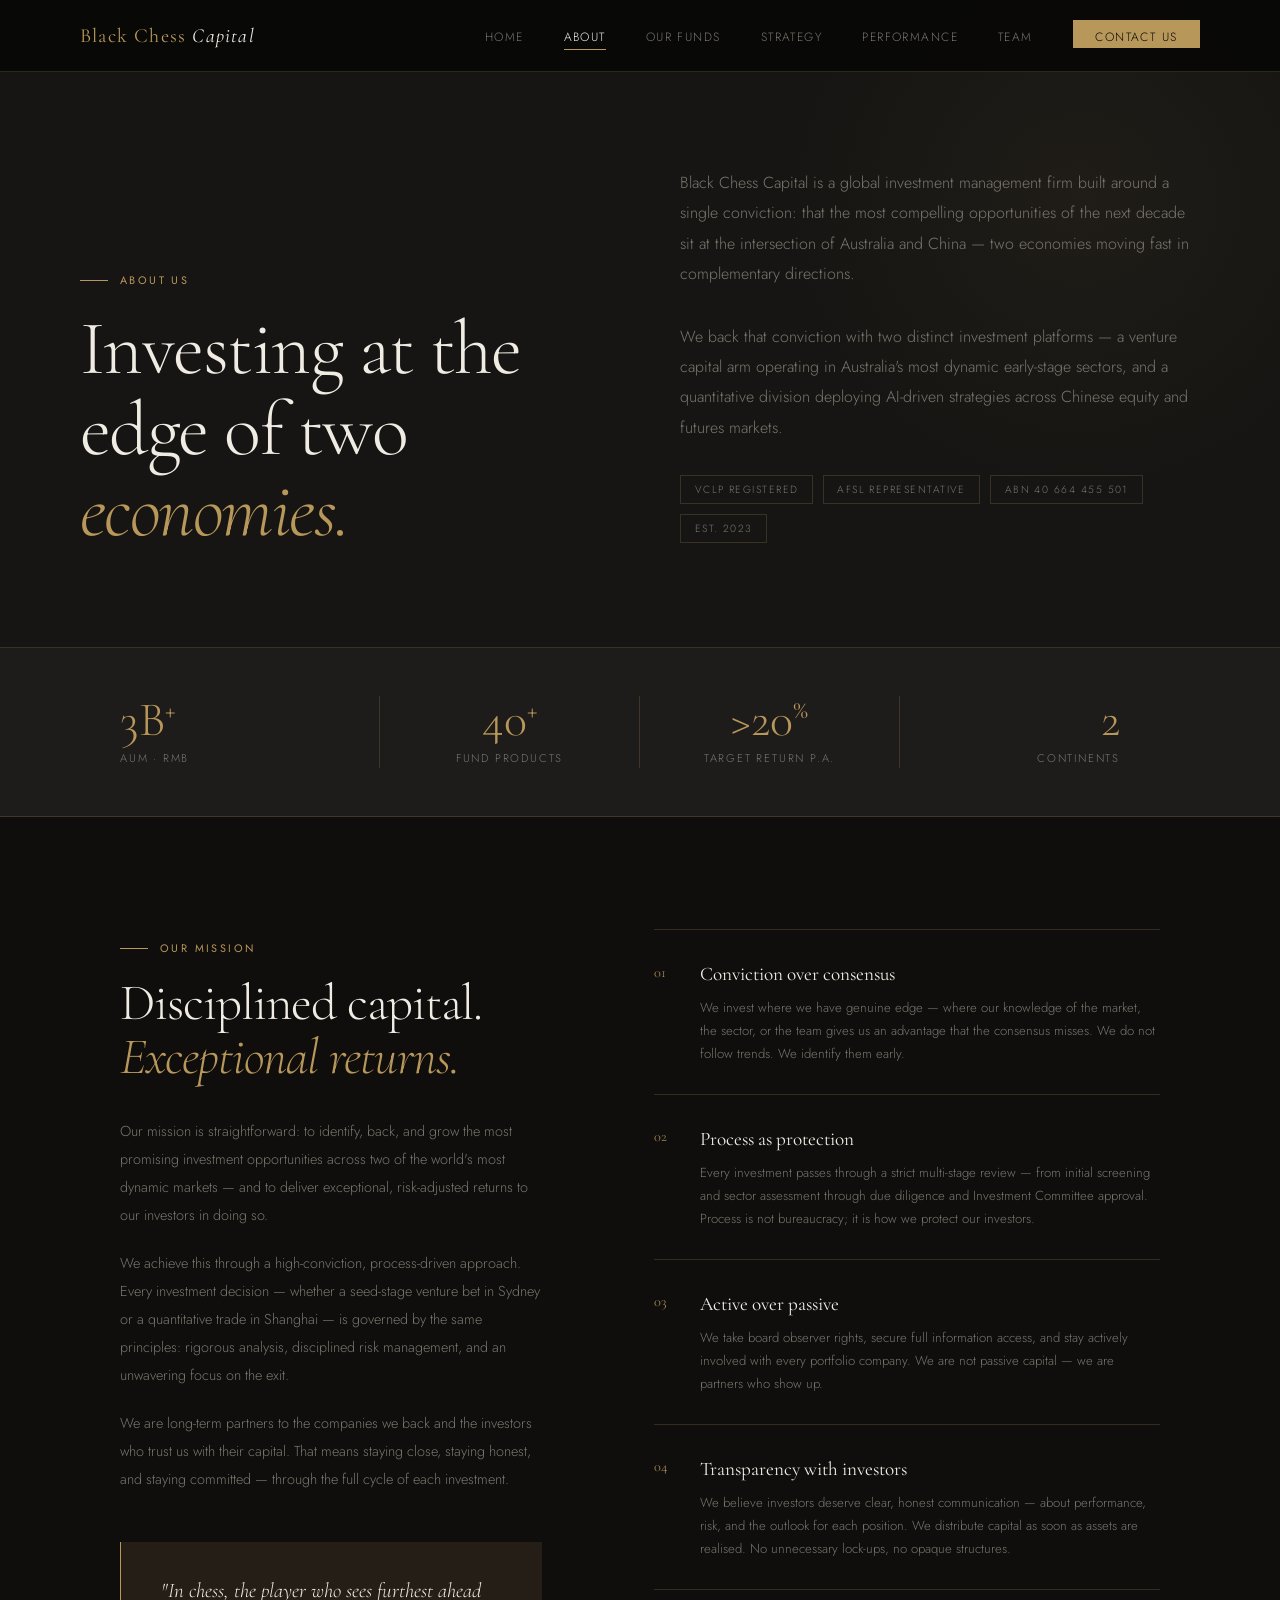
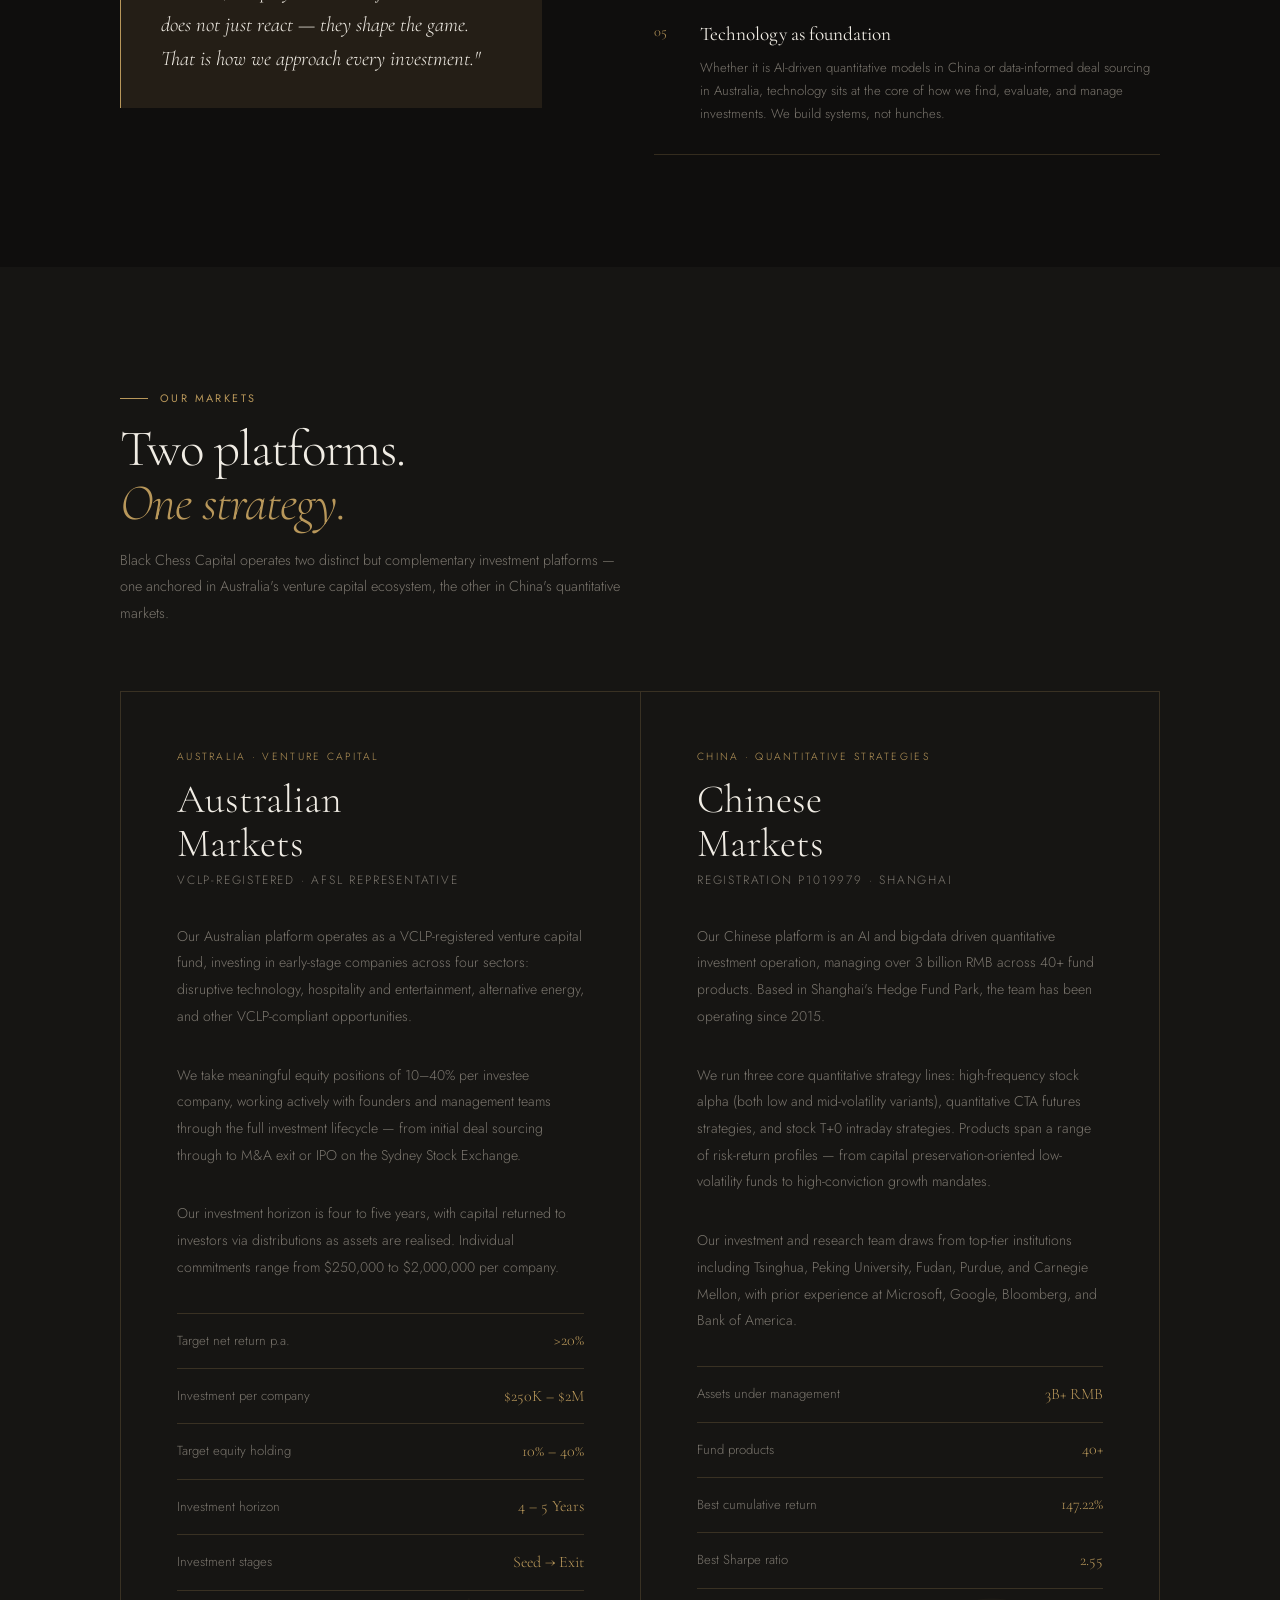
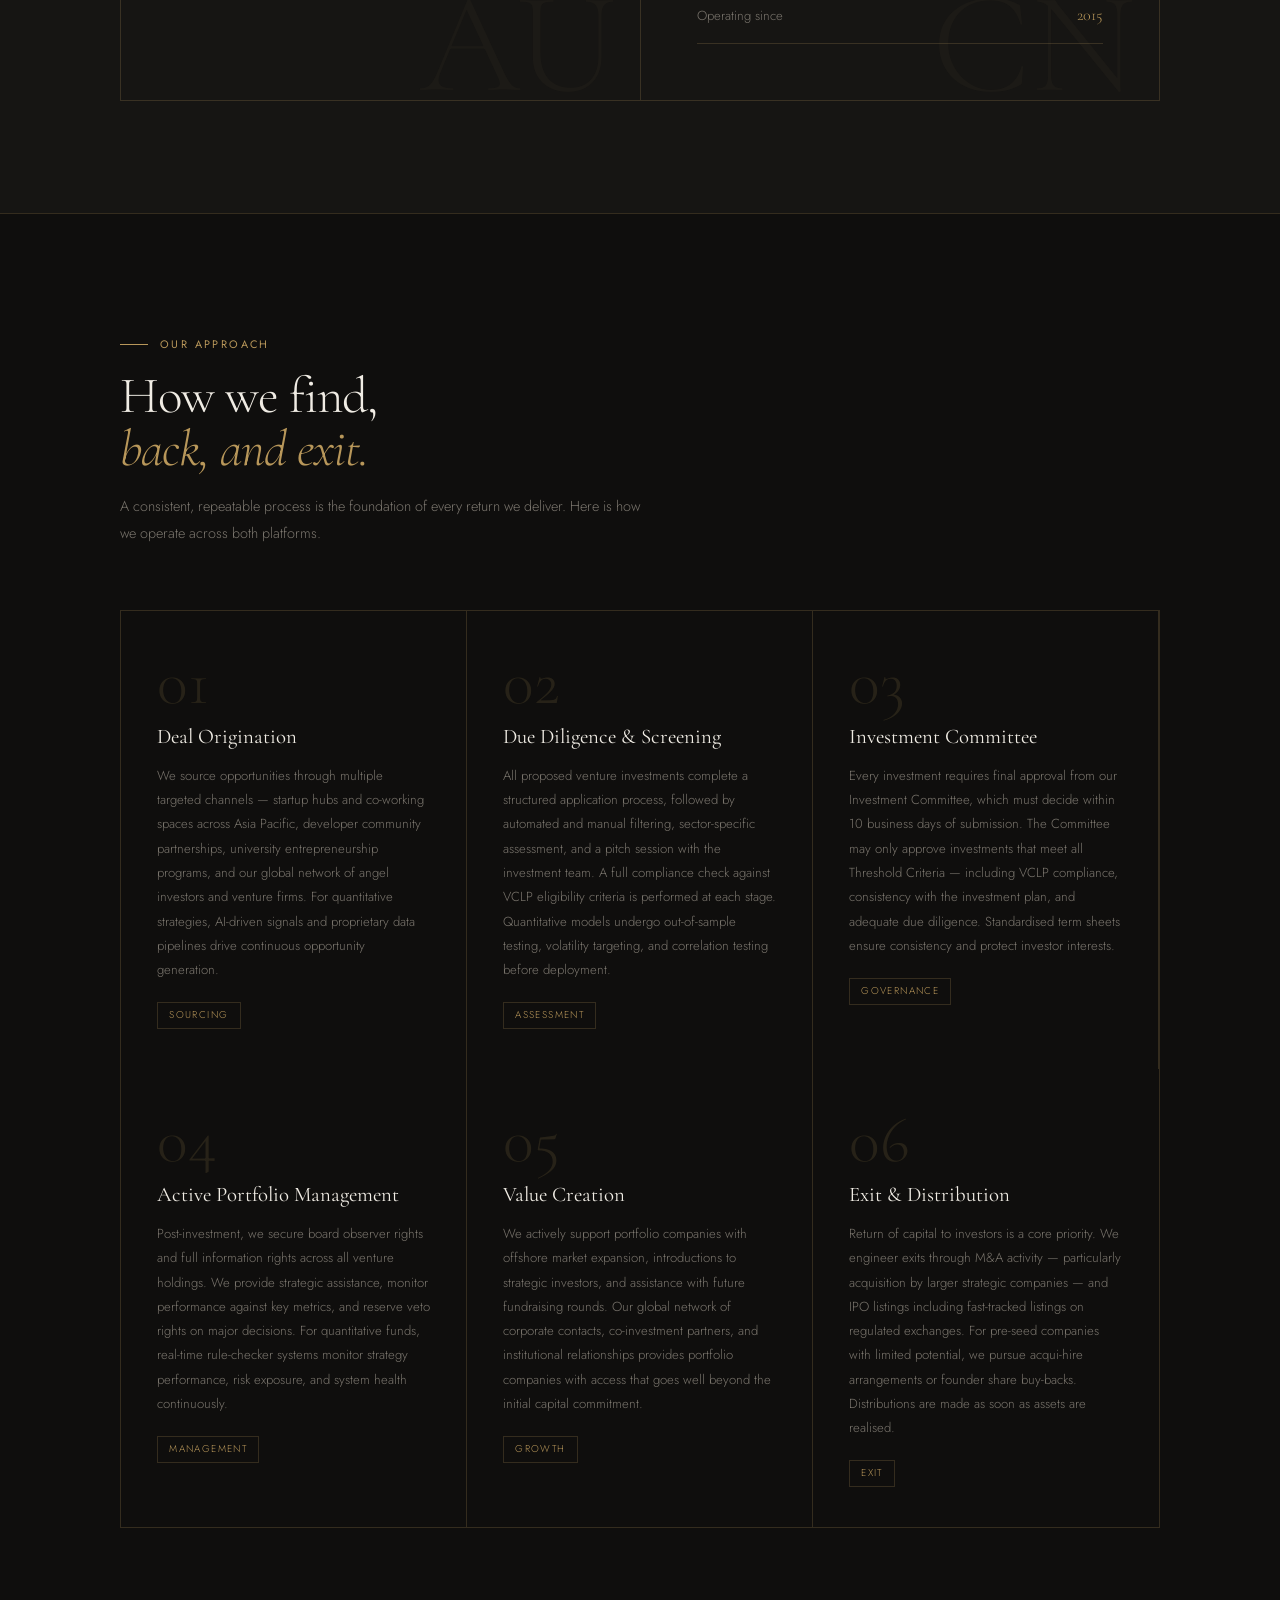
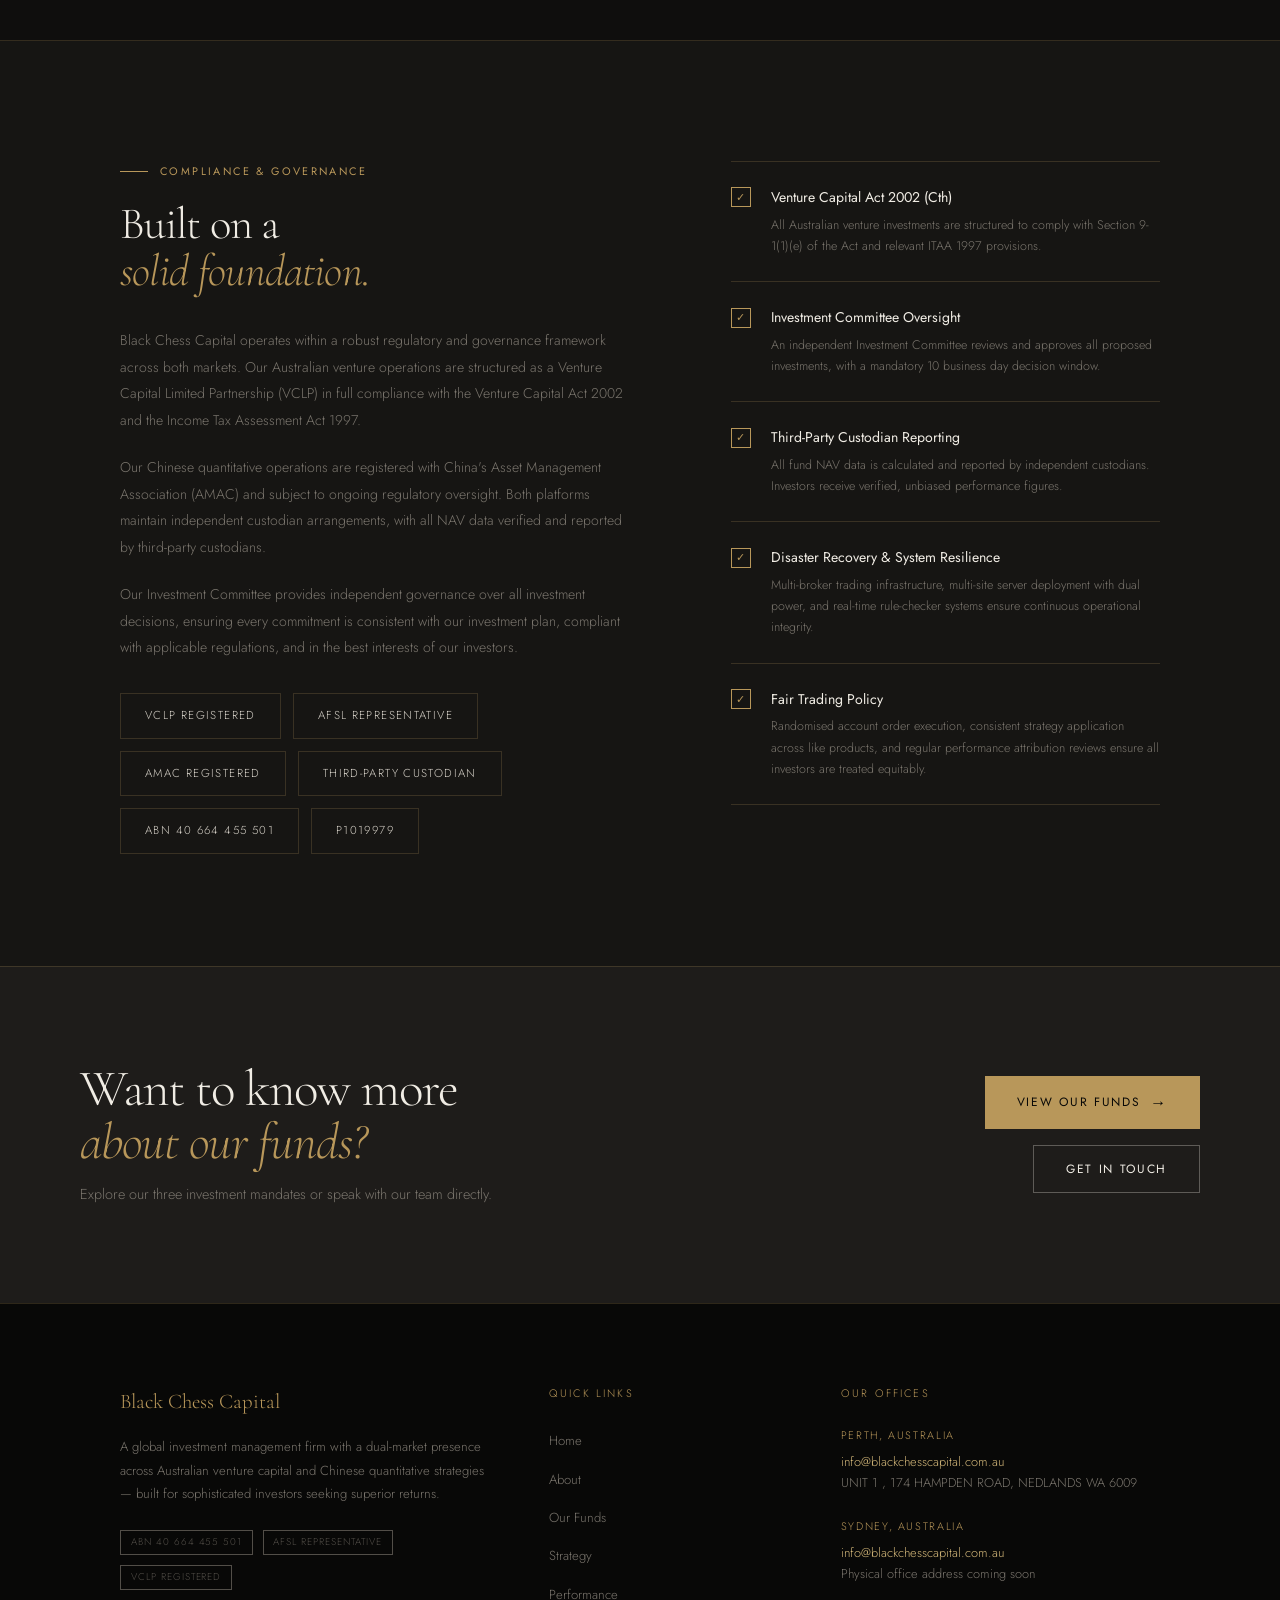
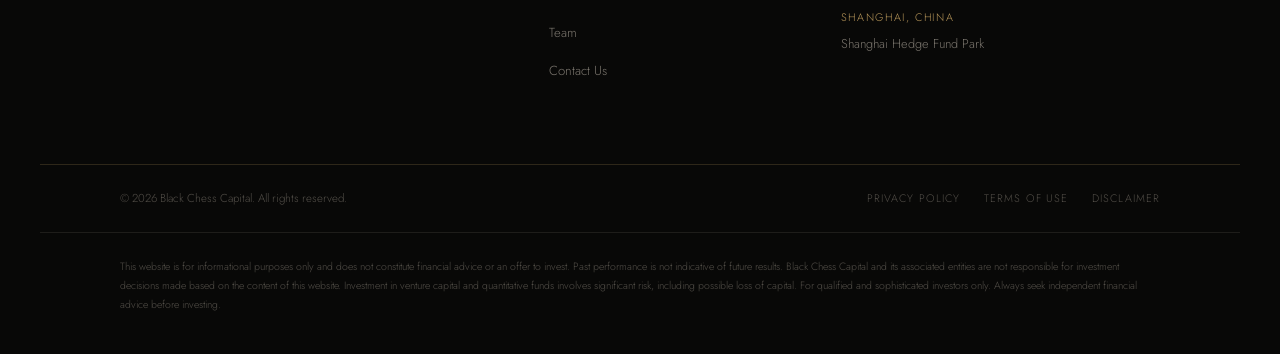
<file: static/about.html>
<!DOCTYPE html>
<html lang="en">
<head>
  <meta charset="UTF-8">
  <meta name="viewport" content="width=device-width, initial-scale=1.0">
  <title>About — Black Chess Capital</title>
  <meta name="description" content="Learn about Black Chess Capital — a global investment management firm operating across Australian venture capital and Chinese quantitative markets.">
  <link href="https://fonts.googleapis.com/css2?family=Cormorant+Garamond:ital,wght@0,300;0,400;0,500;1,300;1,400&family=Jost:wght@300;400;500&display=swap" rel="stylesheet">
  <style>
    /* ── TOKENS ── */
    :root {
      --black:#080807; --dark:#0f0e0d; --dark2:#161513; --dark3:#1e1c1a;
      --gold:#b8975a; --gold-light:#d4b87a; --gold-dim:rgba(184,151,90,0.12);
      --gold-border:rgba(184,151,90,0.22); --white:#f0ece4; --off-white:#d4cfc6;
      --muted:#7a756d; --muted2:#524e48; --nav-h:72px;
    }
    *,*::before,*::after{margin:0;padding:0;box-sizing:border-box}
    html{scroll-behavior:smooth}
    body{background:var(--dark);color:var(--white);font-family:'Jost',sans-serif;font-weight:300;line-height:1.7;overflow-x:hidden}
    ::-webkit-scrollbar{width:4px}::-webkit-scrollbar-track{background:var(--black)}::-webkit-scrollbar-thumb{background:var(--gold-border);border-radius:2px}
    ::selection{background:var(--gold);color:var(--black)}
    a{color:inherit;text-decoration:none} p{color:var(--off-white)}
    .section{padding:7rem 0;position:relative}
    .container{max-width:1200px;margin:0 auto;padding:0 5rem}
    .divider{height:0.5px;background:var(--gold-border)}
    .display{font-family:'Cormorant Garamond',serif;font-weight:300;line-height:1.05;letter-spacing:-0.02em}
    .display em{font-style:italic;color:var(--gold)}
    .eyebrow{display:inline-flex;align-items:center;gap:12px;font-size:0.68rem;letter-spacing:0.22em;text-transform:uppercase;color:var(--gold);font-family:'Jost',sans-serif;font-weight:400}
    .eyebrow::before{content:'';display:block;width:28px;height:0.5px;background:var(--gold);flex-shrink:0}
    .stat-num{font-family:'Cormorant Garamond',serif;font-size:3rem;font-weight:300;color:var(--gold);line-height:1}
    .stat-label{font-size:0.7rem;letter-spacing:0.16em;text-transform:uppercase;color:var(--muted);margin-top:0.3rem}
    .btn{display:inline-flex;align-items:center;gap:10px;padding:0.8rem 2rem;font-family:'Jost',sans-serif;font-size:0.75rem;font-weight:400;letter-spacing:0.14em;text-transform:uppercase;cursor:pointer;transition:all 0.28s ease;border:none}
    .btn-gold{background:var(--gold);color:var(--black)}.btn-gold:hover{background:var(--gold-light);transform:translateY(-1px)}
    .btn-outline{background:transparent;color:var(--white);border:0.5px solid rgba(240,236,228,0.3)}.btn-outline:hover{border-color:var(--gold);color:var(--gold);transform:translateY(-1px)}
    .btn-arrow::after{content:'→';font-size:1rem;transition:transform 0.2s}.btn-arrow:hover::after{transform:translateX(4px)}
    .reveal{opacity:0;transform:translateY(28px);transition:opacity 0.75s ease,transform 0.75s ease}
    .reveal.visible{opacity:1;transform:translateY(0)}
    .reveal-delay-1{transition-delay:0.1s}.reveal-delay-2{transition-delay:0.2s}
    .reveal-delay-3{transition-delay:0.3s}.reveal-delay-4{transition-delay:0.4s}

    /* ── NAV ── */
    #site-nav{position:fixed;top:0;left:0;right:0;height:var(--nav-h);z-index:1000;display:flex;align-items:center;justify-content:space-between;padding:0 5rem;background:rgba(8,8,7,0.92);backdrop-filter:blur(16px);border-bottom:0.5px solid var(--gold-border);transition:background 0.3s}
    .nav-logo{font-family:'Cormorant Garamond',serif;font-size:1.25rem;font-weight:400;color:var(--gold);letter-spacing:0.06em}
    .nav-logo span{color:var(--white);font-style:italic}
    .nav-links{display:flex;align-items:center;gap:2.5rem;list-style:none}
    .nav-links a{font-size:0.75rem;letter-spacing:0.12em;text-transform:uppercase;color:var(--muted);transition:color 0.25s;position:relative;padding-bottom:2px}
    .nav-links a::after{content:'';position:absolute;bottom:-2px;left:0;right:0;height:0.5px;background:var(--gold);transform:scaleX(0);transition:transform 0.25s}
    .nav-links a:hover,.nav-links a.active{color:var(--white)}.nav-links a:hover::after,.nav-links a.active::after{transform:scaleX(1)}
    .nav-cta{background:var(--gold)!important;color:var(--black)!important;padding:0.5rem 1.4rem}.nav-cta:hover{background:var(--gold-light)!important}.nav-cta::after{display:none!important}
    .hamburger{display:none;flex-direction:column;gap:5px;cursor:pointer;background:none;border:none;padding:4px}
    .hamburger span{display:block;width:22px;height:0.5px;background:var(--white)}

    /* ── PAGE HERO ── */
    .page-hero{
      padding: calc(var(--nav-h) + 6rem) 5rem 6rem;
      background: var(--dark2);
      border-bottom: 0.5px solid var(--gold-border);
      position: relative;
      overflow: hidden;
    }
    .page-hero::before{
      content:'';
      position:absolute;
      top:-100px; right:-100px;
      width:600px; height:600px;
      border-radius:50%;
      background: radial-gradient(circle, rgba(184,151,90,0.06) 0%, transparent 70%);
      pointer-events:none;
    }
    .page-hero-inner{
      max-width:1200px; margin:0 auto;
      display:grid; grid-template-columns:1fr 1fr;
      gap:5rem; align-items:end;
    }
    .page-hero-title{
      font-size:clamp(3rem,6vw,5.5rem);
      margin:1.25rem 0 0;
    }
    .page-hero-right{
      padding-bottom:0.5rem;
    }
    .page-hero-desc{
      font-size:1rem; color:var(--muted);
      line-height:1.9; margin-bottom:2rem;
    }
    .page-hero-tags{
      display:flex; flex-wrap:wrap; gap:0.6rem;
    }
    .tag{
      font-size:0.65rem; letter-spacing:0.14em; text-transform:uppercase;
      color:var(--muted); border:0.5px solid var(--gold-border);
      padding:0.3rem 0.85rem;
    }

    /* ── STATS BAR ── */
    .stats-bar{
      background:var(--dark3);
      border-bottom:0.5px solid var(--gold-border);
    }
    .stats-bar-inner{
      max-width:1200px; margin:0 auto;
      padding:3rem 5rem;
      display:grid; grid-template-columns:repeat(4,1fr);
      gap:0;
    }
    .stats-bar-item{
      padding:0 2.5rem;
      border-right:0.5px solid var(--gold-border);
      text-align:center;
    }
    .stats-bar-item:first-child{padding-left:0; text-align:left;}
    .stats-bar-item:last-child{border-right:none; text-align:right;}

    /* ── MISSION ── */
    #mission{ background:var(--dark); }
    .mission-grid{
      display:grid; grid-template-columns:1fr 1.2fr;
      gap:7rem; align-items:start;
    }
    .mission-left{}
    .mission-title{ font-size:clamp(2.2rem,4vw,3.5rem); margin:1.25rem 0 2rem; }
    .mission-body{
      font-size:0.9rem; color:var(--muted);
      line-height:1.95; margin-bottom:1.25rem;
    }
    .mission-quote{
      margin-top:3rem;
      padding:2rem 2.5rem;
      border-left:1.5px solid var(--gold);
      background:var(--gold-dim);
    }
    .mission-quote p{
      font-family:'Cormorant Garamond',serif;
      font-size:1.3rem; font-style:italic;
      line-height:1.65; color:var(--white);
    }
    .mission-right{}
    .value-list{ display:flex; flex-direction:column; gap:0; }
    .value-item{
      padding:1.75rem 0;
      border-bottom:0.5px solid var(--gold-border);
      display:grid; grid-template-columns:auto 1fr;
      gap:1.5rem; align-items:start;
    }
    .value-item:first-child{ border-top:0.5px solid var(--gold-border); }
    .value-num{
      font-family:'Cormorant Garamond',serif;
      font-size:0.9rem; color:var(--gold);
      padding-top:0.15rem; min-width:22px;
    }
    .value-content h3{
      font-family:'Cormorant Garamond',serif;
      font-size:1.2rem; font-weight:400;
      margin-bottom:0.4rem;
    }
    .value-content p{
      font-size:0.82rem; color:var(--muted); line-height:1.75;
    }

    /* ── TWO MARKETS ── */
    #markets{ background:var(--dark2); }
    .markets-header{ margin-bottom:4rem; }
    .markets-header .eyebrow{ margin-bottom:1rem; }
    .markets-title{ font-size:clamp(2.2rem,4vw,3.5rem); }
    .markets-grid{
      display:grid; grid-template-columns:1fr 1fr;
      gap:0;
    }
    .market-panel{
      padding:3.5rem;
      border:0.5px solid var(--gold-border);
      position:relative; overflow:hidden;
      transition:border-color 0.3s;
    }
    .market-panel:first-child{ border-right:none; }
    .market-panel:hover{ border-color:rgba(184,151,90,0.5); }
    .market-panel::before{
      content:'';
      position:absolute; top:0; left:0; right:0;
      height:2px; background:var(--gold);
      transform:scaleX(0); transform-origin:left;
      transition:transform 0.4s ease;
    }
    .market-panel:hover::before{ transform:scaleX(1); }
    .market-flag{
      font-size:0.65rem; letter-spacing:0.22em; text-transform:uppercase;
      color:var(--gold); margin-bottom:0.75rem; display:block;
    }
    .market-name{
      font-family:'Cormorant Garamond',serif;
      font-size:2.5rem; font-weight:300;
      margin-bottom:0.3rem; line-height:1.1;
    }
    .market-sub{
      font-size:0.75rem; letter-spacing:0.15em; text-transform:uppercase;
      color:var(--muted); margin-bottom:2rem;
    }
    .market-body{
      font-size:0.88rem; color:var(--muted);
      line-height:1.9; margin-bottom:2rem;
    }
    .market-details{ display:flex; flex-direction:column; gap:0; }
    .market-detail{
      display:flex; justify-content:space-between; align-items:center;
      padding:0.85rem 0;
      border-top:0.5px solid var(--gold-border);
      font-size:0.82rem;
    }
    .market-detail:last-child{ border-bottom:0.5px solid var(--gold-border); }
    .market-detail-label{ color:var(--muted); }
    .market-detail-val{
      font-family:'Cormorant Garamond',serif;
      font-size:1rem; color:var(--gold);
    }
    .market-bg-num{
      position:absolute; bottom:-1rem; right:1.5rem;
      font-family:'Cormorant Garamond',serif;
      font-size:9rem; font-weight:300;
      color:rgba(184,151,90,0.04); line-height:1;
      pointer-events:none; user-select:none;
    }

    /* ── APPROACH ── */
    #approach{ background:var(--dark); }
    .approach-header{ margin-bottom:4rem; }
    .approach-header .eyebrow{ margin-bottom:1rem; }
    .approach-title{ font-size:clamp(2.2rem,4vw,3.5rem); }
    .approach-steps{
      display:grid; grid-template-columns:repeat(3,1fr);
      gap:0;
      border:0.5px solid var(--gold-border);
    }
    .approach-step{
      padding:2.5rem 2.25rem;
      border-right:0.5px solid var(--gold-border);
      position:relative; overflow:hidden;
      transition:background 0.3s;
    }
    .approach-step:last-child{ border-right:none; }
    .approach-step:hover{ background:var(--gold-dim); }
    .approach-step-num{
      font-family:'Cormorant Garamond',serif;
      font-size:4rem; font-weight:300;
      color:rgba(184,151,90,0.15); line-height:1;
      margin-bottom:0.5rem;
    }
    .approach-step-title{
      font-family:'Cormorant Garamond',serif;
      font-size:1.3rem; font-weight:400;
      margin-bottom:0.85rem; line-height:1.3;
    }
    .approach-step-body{
      font-size:0.82rem; color:var(--muted); line-height:1.85;
    }
    .approach-step-tag{
      display:inline-block; margin-top:1.25rem;
      font-size:0.62rem; letter-spacing:0.14em; text-transform:uppercase;
      color:var(--gold); border:0.5px solid var(--gold-border);
      padding:0.25rem 0.7rem;
    }

    /* ── COMPLIANCE ── */
    #compliance{ background:var(--dark2); }
    .compliance-grid{
      display:grid; grid-template-columns:1.2fr 1fr;
      gap:6rem; align-items:start;
    }
    .compliance-title{ font-size:clamp(2rem,3.5vw,3rem); margin:1.25rem 0 2rem; }
    .compliance-body{ font-size:0.88rem; color:var(--muted); line-height:1.9; margin-bottom:1.25rem; }
    .compliance-badges{
      display:flex; flex-wrap:wrap; gap:0.75rem; margin-top:2rem;
    }
    .compliance-badge{
      padding:0.75rem 1.5rem;
      border:0.5px solid var(--gold-border);
      font-size:0.72rem; letter-spacing:0.12em; text-transform:uppercase;
      color:var(--off-white);
      transition:border-color 0.3s, color 0.3s;
    }
    .compliance-badge:hover{ border-color:var(--gold); color:var(--gold); }
    .compliance-right{ padding-top:0.5rem; }
    .compliance-item{
      padding:1.5rem 0;
      border-bottom:0.5px solid var(--gold-border);
      display:grid; grid-template-columns:auto 1fr;
      gap:1.25rem; align-items:start;
    }
    .compliance-item:first-child{ border-top:0.5px solid var(--gold-border); }
    .compliance-check{
      width:20px; height:20px; border:0.5px solid var(--gold);
      display:flex; align-items:center; justify-content:center;
      flex-shrink:0; margin-top:0.1rem;
      font-size:0.7rem; color:var(--gold);
    }
    .compliance-item-title{
      font-size:0.88rem; font-weight:400; margin-bottom:0.3rem;
    }
    .compliance-item-body{
      font-size:0.78rem; color:var(--muted); line-height:1.7;
    }

    /* ── CTA BANNER ── */
    #cta-banner{
      background:var(--dark3);
      border-top:0.5px solid var(--gold-border);
      padding:6rem 5rem;
    }
    .cta-banner-inner{
      max-width:1200px; margin:0 auto;
      display:grid; grid-template-columns:1fr auto;
      gap:3rem 5rem; align-items:center;
    }
    .cta-banner-inner p{ font-size:0.9rem; color:var(--muted); max-width:420px; margin-top:0.75rem; }
    .cta-banner-btns{ display:flex; flex-direction:column; gap:1rem; align-items:flex-end; }

    /* ── FOOTER ── */
    #site-footer{background:var(--black);border-top:0.5px solid var(--gold-border)}
    .footer-main{display:grid;grid-template-columns:1.6fr 1fr 1.4fr;gap:4rem;padding:5rem;max-width:1200px;margin:0 auto}
    .footer-brand-name{font-family:'Cormorant Garamond',serif;font-size:1.3rem;color:var(--gold);margin-bottom:1rem}
    .footer-brand-desc{font-size:0.82rem;color:var(--muted);line-height:1.8;margin-bottom:1.5rem}
    .footer-tags{display:flex;gap:0.6rem;flex-wrap:wrap}
    .footer-tags span{font-size:0.62rem;letter-spacing:0.1em;text-transform:uppercase;color:var(--muted2);border:0.5px solid var(--muted2);padding:0.2rem 0.6rem}
    .footer-col-title{font-size:0.68rem;letter-spacing:0.2em;text-transform:uppercase;color:var(--gold);margin-bottom:1.5rem}
    .footer-links{list-style:none;display:flex;flex-direction:column;gap:0.7rem}
    .footer-links a{font-size:0.82rem;color:var(--muted);transition:color 0.2s}
    .footer-links a:hover{color:var(--gold)}
    .footer-office{margin-bottom:1.5rem}
    .footer-office-city{font-size:0.68rem;letter-spacing:0.15em;text-transform:uppercase;color:var(--gold);margin-bottom:0.4rem}
    .footer-office p{font-size:0.8rem;color:var(--muted);line-height:1.65}
    .footer-office a{color:var(--gold-light);transition:color 0.2s}.footer-office a:hover{color:var(--gold)}
    .footer-bottom{border-top:0.5px solid var(--gold-border);padding:1.5rem 5rem;max-width:1200px;margin:0 auto;display:flex;justify-content:space-between;align-items:center;gap:1rem;flex-wrap:wrap}
    .footer-copy{font-size:0.72rem;color:var(--muted2)}
    .footer-legal{display:flex;gap:1.5rem}
    .footer-legal a{font-size:0.68rem;letter-spacing:0.1em;text-transform:uppercase;color:var(--muted2);transition:color 0.2s}
    .footer-legal a:hover{color:var(--muted)}
    .footer-disclaimer{border-top:0.5px solid rgba(80,76,72,0.3);padding:1.5rem 5rem 2.5rem;max-width:1200px;margin:0 auto}
    .footer-disclaimer p{font-size:0.66rem;color:var(--muted2);line-height:1.8}

    /* ── RESPONSIVE ── */
    @media(max-width:1100px){
      .page-hero-inner,.mission-grid,.markets-grid,.compliance-grid{grid-template-columns:1fr;gap:3rem}
      .market-panel:first-child{border-right:0.5px solid var(--gold-border);border-bottom:none}
      .approach-steps{grid-template-columns:1fr}
      .approach-step{border-right:none;border-bottom:0.5px solid var(--gold-border)}
      .approach-step:last-child{border-bottom:none}
      .stats-bar-inner{grid-template-columns:1fr 1fr;gap:2rem}
      .stats-bar-item{border-right:none;text-align:left;padding:0}
      .cta-banner-inner{grid-template-columns:1fr}
      .cta-banner-btns{flex-direction:row;align-items:flex-start}
      .footer-main{grid-template-columns:1fr;gap:2.5rem;padding:3rem 1.5rem}
      .footer-bottom,.footer-disclaimer{padding-left:1.5rem;padding-right:1.5rem}
    }
    @media(max-width:768px){
      #site-nav{padding:0 1.5rem}
      .nav-links{display:none;position:fixed;top:var(--nav-h);left:0;right:0;flex-direction:column;background:var(--black);padding:2rem 1.5rem;gap:1.5rem;border-bottom:0.5px solid var(--gold-border)}
      .nav-links.open{display:flex}
      .hamburger{display:flex}
      .page-hero{padding:calc(var(--nav-h) + 4rem) 1.5rem 4rem}
      .container{padding:0 1.5rem}
      .section{padding:4rem 0}
      .stats-bar-inner{grid-template-columns:1fr 1fr;padding:2rem 1.5rem}
      #cta-banner{padding:4rem 1.5rem}
    }
  </style>
</head>
<body>

<!-- NAV -->
<nav id="site-nav">
  <a class="nav-logo" href="index.html">Black Chess <span>Capital</span></a>
  <ul class="nav-links" id="nav-links">
    <li><a href="index.html">Home</a></li>
    <li><a href="about.html" class="active">About</a></li>
    <li><a href="funds.html">Our Funds</a></li>
    <li><a href="strategy.html">Strategy</a></li>
    <li><a href="performance.html">Performance</a></li>
    <li><a href="team.html">Team</a></li>
    <li><a href="contact.html" class="nav-cta">Contact Us</a></li>
  </ul>
  <button class="hamburger" id="hamburger" aria-label="Toggle menu">
    <span></span><span></span><span></span>
  </button>
</nav>

<!-- PAGE HERO -->
<div class="page-hero">
  <div class="page-hero-inner">
    <div>
      <div class="eyebrow reveal">About Us</div>
      <h1 class="display page-hero-title reveal reveal-delay-1">
        Investing at the<br>edge of two<br><em>economies.</em>
      </h1>
    </div>
    <div class="page-hero-right reveal reveal-delay-2">
      <p class="page-hero-desc">
        Black Chess Capital is a global investment management firm built around 
        a single conviction: that the most compelling opportunities of the next 
        decade sit at the intersection of Australia and China — two economies 
        moving fast in complementary directions.
      </p>
      <p class="page-hero-desc">
        We back that conviction with two distinct investment platforms — 
        a venture capital arm operating in Australia's most dynamic early-stage 
        sectors, and a quantitative division deploying AI-driven strategies 
        across Chinese equity and futures markets.
      </p>
      <div class="page-hero-tags">
        <span class="tag">VCLP Registered</span>
        <span class="tag">AFSL Representative</span>
        <span class="tag">ABN 40 664 455 501</span>
        <span class="tag">Est. 2023</span>
      </div>
    </div>
  </div>
</div>

<!-- STATS BAR -->
<div class="stats-bar">
  <div class="stats-bar-inner">
    <div class="stats-bar-item reveal">
      <div class="stat-num">3B<span style="font-size:0.55em;vertical-align:super;">+</span></div>
      <div class="stat-label">AUM · RMB</div>
    </div>
    <div class="stats-bar-item reveal reveal-delay-1">
      <div class="stat-num">40<span style="font-size:0.55em;vertical-align:super;">+</span></div>
      <div class="stat-label">Fund Products</div>
    </div>
    <div class="stats-bar-item reveal reveal-delay-2">
      <div class="stat-num">&gt;20<span style="font-size:0.55em;vertical-align:super;">%</span></div>
      <div class="stat-label">Target Return p.a.</div>
    </div>
    <div class="stats-bar-item reveal reveal-delay-3">
      <div class="stat-num">2</div>
      <div class="stat-label">Continents</div>
    </div>
  </div>
</div>

<!-- MISSION & VALUES -->
<section class="section" id="mission">
  <div class="container">
    <div class="mission-grid">

      <div class="mission-left reveal">
        <div class="eyebrow">Our Mission</div>
        <h2 class="display mission-title">
          Disciplined capital.<br><em>Exceptional returns.</em>
        </h2>
        <p class="mission-body">
          Our mission is straightforward: to identify, back, and grow the most 
          promising investment opportunities across two of the world's most 
          dynamic markets — and to deliver exceptional, risk-adjusted returns 
          to our investors in doing so.
        </p>
        <p class="mission-body">
          We achieve this through a high-conviction, process-driven approach. 
          Every investment decision — whether a seed-stage venture bet in Sydney 
          or a quantitative trade in Shanghai — is governed by the same 
          principles: rigorous analysis, disciplined risk management, and 
          an unwavering focus on the exit.
        </p>
        <p class="mission-body">
          We are long-term partners to the companies we back and the investors 
          who trust us with their capital. That means staying close, staying 
          honest, and staying committed — through the full cycle of each investment.
        </p>
        <div class="mission-quote">
          <p>
            "In chess, the player who sees furthest ahead does not just react — 
            they shape the game. That is how we approach every investment."
          </p>
        </div>
      </div>

      <div class="mission-right reveal reveal-delay-2">
        <div class="value-list">
          <div class="value-item">
            <div class="value-num">01</div>
            <div class="value-content">
              <h3>Conviction over consensus</h3>
              <p>We invest where we have genuine edge — where our knowledge of the market, the sector, or the team gives us an advantage that the consensus misses. We do not follow trends. We identify them early.</p>
            </div>
          </div>
          <div class="value-item">
            <div class="value-num">02</div>
            <div class="value-content">
              <h3>Process as protection</h3>
              <p>Every investment passes through a strict multi-stage review — from initial screening and sector assessment through due diligence and Investment Committee approval. Process is not bureaucracy; it is how we protect our investors.</p>
            </div>
          </div>
          <div class="value-item">
            <div class="value-num">03</div>
            <div class="value-content">
              <h3>Active over passive</h3>
              <p>We take board observer rights, secure full information access, and stay actively involved with every portfolio company. We are not passive capital — we are partners who show up.</p>
            </div>
          </div>
          <div class="value-item">
            <div class="value-num">04</div>
            <div class="value-content">
              <h3>Transparency with investors</h3>
              <p>We believe investors deserve clear, honest communication — about performance, risk, and the outlook for each position. We distribute capital as soon as assets are realised. No unnecessary lock-ups, no opaque structures.</p>
            </div>
          </div>
          <div class="value-item">
            <div class="value-num">05</div>
            <div class="value-content">
              <h3>Technology as foundation</h3>
              <p>Whether it is AI-driven quantitative models in China or data-informed deal sourcing in Australia, technology sits at the core of how we find, evaluate, and manage investments. We build systems, not hunches.</p>
            </div>
          </div>
        </div>
      </div>

    </div>
  </div>
</section>

<div class="divider"></div>

<!-- TWO MARKETS -->
<section class="section" id="markets">
  <div class="container">
    <div class="markets-header reveal">
      <div class="eyebrow">Our Markets</div>
      <h2 class="display markets-title">
        Two platforms.<br><em>One strategy.</em>
      </h2>
      <p style="font-size:0.9rem;color:var(--muted);max-width:520px;margin-top:1rem;line-height:1.85;">
        Black Chess Capital operates two distinct but complementary investment 
        platforms — one anchored in Australia's venture capital ecosystem, 
        the other in China's quantitative markets.
      </p>
    </div>

    <div class="markets-grid">
      <!-- Australia -->
      <div class="market-panel reveal reveal-delay-1">
        <div class="market-bg-num">AU</div>
        <span class="market-flag">Australia · Venture Capital</span>
        <h3 class="market-name">Australian<br>Markets</h3>
        <div class="market-sub">VCLP-Registered · AFSL Representative</div>
        <p class="market-body">
          Our Australian platform operates as a VCLP-registered venture capital 
          fund, investing in early-stage companies across four sectors: disruptive 
          technology, hospitality and entertainment, alternative energy, and other 
          VCLP-compliant opportunities.
        </p>
        <p class="market-body">
          We take meaningful equity positions of 10–40% per investee company, 
          working actively with founders and management teams through the full 
          investment lifecycle — from initial deal sourcing through to M&amp;A 
          exit or IPO on the Sydney Stock Exchange.
        </p>
        <p class="market-body">
          Our investment horizon is four to five years, with capital returned 
          to investors via distributions as assets are realised. Individual 
          commitments range from $250,000 to $2,000,000 per company.
        </p>
        <div class="market-details">
          <div class="market-detail">
            <span class="market-detail-label">Target net return p.a.</span>
            <span class="market-detail-val">&gt;20%</span>
          </div>
          <div class="market-detail">
            <span class="market-detail-label">Investment per company</span>
            <span class="market-detail-val">$250K – $2M</span>
          </div>
          <div class="market-detail">
            <span class="market-detail-label">Target equity holding</span>
            <span class="market-detail-val">10% – 40%</span>
          </div>
          <div class="market-detail">
            <span class="market-detail-label">Investment horizon</span>
            <span class="market-detail-val">4 – 5 Years</span>
          </div>
          <div class="market-detail">
            <span class="market-detail-label">Investment stages</span>
            <span class="market-detail-val">Seed → Exit</span>
          </div>
        </div>
      </div>

      <!-- China -->
      <div class="market-panel reveal reveal-delay-2">
        <div class="market-bg-num">CN</div>
        <span class="market-flag">China · Quantitative Strategies</span>
        <h3 class="market-name">Chinese<br>Markets</h3>
        <div class="market-sub">Registration P1019979 · Shanghai</div>
        <p class="market-body">
          Our Chinese platform is an AI and big-data driven quantitative 
          investment operation, managing over 3 billion RMB across 40+ 
          fund products. Based in Shanghai's Hedge Fund Park, the team 
          has been operating since 2015.
        </p>
        <p class="market-body">
          We run three core quantitative strategy lines: high-frequency 
          stock alpha (both low and mid-volatility variants), quantitative 
          CTA futures strategies, and stock T+0 intraday strategies. 
          Products span a range of risk-return profiles — from capital 
          preservation-oriented low-volatility funds to high-conviction 
          growth mandates.
        </p>
        <p class="market-body">
          Our investment and research team draws from top-tier institutions 
          including Tsinghua, Peking University, Fudan, Purdue, and 
          Carnegie Mellon, with prior experience at Microsoft, Google, 
          Bloomberg, and Bank of America.
        </p>
        <div class="market-details">
          <div class="market-detail">
            <span class="market-detail-label">Assets under management</span>
            <span class="market-detail-val">3B+ RMB</span>
          </div>
          <div class="market-detail">
            <span class="market-detail-label">Fund products</span>
            <span class="market-detail-val">40+</span>
          </div>
          <div class="market-detail">
            <span class="market-detail-label">Best cumulative return</span>
            <span class="market-detail-val">147.22%</span>
          </div>
          <div class="market-detail">
            <span class="market-detail-label">Best Sharpe ratio</span>
            <span class="market-detail-val">2.55</span>
          </div>
          <div class="market-detail">
            <span class="market-detail-label">Operating since</span>
            <span class="market-detail-val">2015</span>
          </div>
        </div>
      </div>
    </div>
  </div>
</section>

<div class="divider"></div>

<!-- OUR APPROACH -->
<section class="section" id="approach">
  <div class="container">
    <div class="approach-header reveal">
      <div class="eyebrow">Our Approach</div>
      <h2 class="display approach-title">
        How we find,<br><em>back, and exit.</em>
      </h2>
      <p style="font-size:0.9rem;color:var(--muted);max-width:520px;margin-top:1rem;line-height:1.85;">
        A consistent, repeatable process is the foundation of every return we deliver. 
        Here is how we operate across both platforms.
      </p>
    </div>

    <div class="approach-steps">
      <div class="approach-step reveal reveal-delay-1">
        <div class="approach-step-num">01</div>
        <h3 class="approach-step-title">Deal Origination</h3>
        <p class="approach-step-body">
          We source opportunities through multiple targeted channels — startup 
          hubs and co-working spaces across Asia Pacific, developer community 
          partnerships, university entrepreneurship programs, and our global 
          network of angel investors and venture firms. For quantitative 
          strategies, AI-driven signals and proprietary data pipelines drive 
          continuous opportunity generation.
        </p>
        <span class="approach-step-tag">Sourcing</span>
      </div>

      <div class="approach-step reveal reveal-delay-2">
        <div class="approach-step-num">02</div>
        <h3 class="approach-step-title">Due Diligence &amp; Screening</h3>
        <p class="approach-step-body">
          All proposed venture investments complete a structured application 
          process, followed by automated and manual filtering, sector-specific 
          assessment, and a pitch session with the investment team. A full 
          compliance check against VCLP eligibility criteria is performed 
          at each stage. Quantitative models undergo out-of-sample testing, 
          volatility targeting, and correlation testing before deployment.
        </p>
        <span class="approach-step-tag">Assessment</span>
      </div>

      <div class="approach-step reveal reveal-delay-3">
        <div class="approach-step-num">03</div>
        <h3 class="approach-step-title">Investment Committee</h3>
        <p class="approach-step-body">
          Every investment requires final approval from our Investment Committee, 
          which must decide within 10 business days of submission. The Committee 
          may only approve investments that meet all Threshold Criteria — 
          including VCLP compliance, consistency with the investment plan, 
          and adequate due diligence. Standardised term sheets ensure 
          consistency and protect investor interests.
        </p>
        <span class="approach-step-tag">Governance</span>
      </div>

      <div class="approach-step reveal reveal-delay-1">
        <div class="approach-step-num">04</div>
        <h3 class="approach-step-title">Active Portfolio Management</h3>
        <p class="approach-step-body">
          Post-investment, we secure board observer rights and full information 
          rights across all venture holdings. We provide strategic assistance, 
          monitor performance against key metrics, and reserve veto rights on 
          major decisions. For quantitative funds, real-time rule-checker 
          systems monitor strategy performance, risk exposure, and system 
          health continuously.
        </p>
        <span class="approach-step-tag">Management</span>
      </div>

      <div class="approach-step reveal reveal-delay-2">
        <div class="approach-step-num">05</div>
        <h3 class="approach-step-title">Value Creation</h3>
        <p class="approach-step-body">
          We actively support portfolio companies with offshore market 
          expansion, introductions to strategic investors, and assistance 
          with future fundraising rounds. Our global network of corporate 
          contacts, co-investment partners, and institutional relationships 
          provides portfolio companies with access that goes well beyond 
          the initial capital commitment.
        </p>
        <span class="approach-step-tag">Growth</span>
      </div>

      <div class="approach-step reveal reveal-delay-3">
        <div class="approach-step-num">06</div>
        <h3 class="approach-step-title">Exit &amp; Distribution</h3>
        <p class="approach-step-body">
          Return of capital to investors is a core priority. We engineer 
          exits through M&amp;A activity — particularly acquisition by larger 
          strategic companies — and IPO listings including fast-tracked 
          listings on regulated exchanges. For pre-seed companies with limited 
          potential, we pursue acqui-hire arrangements or founder share 
          buy-backs. Distributions are made as soon as assets are realised.
        </p>
        <span class="approach-step-tag">Exit</span>
      </div>
    </div>
  </div>
</section>

<div class="divider"></div>

<!-- COMPLIANCE & GOVERNANCE -->
<section class="section" id="compliance">
  <div class="container">
    <div class="compliance-grid">

      <div class="compliance-left reveal">
        <div class="eyebrow">Compliance &amp; Governance</div>
        <h2 class="display compliance-title">
          Built on a<br><em>solid foundation.</em>
        </h2>
        <p class="compliance-body">
          Black Chess Capital operates within a robust regulatory and 
          governance framework across both markets. Our Australian venture 
          operations are structured as a Venture Capital Limited Partnership 
          (VCLP) in full compliance with the Venture Capital Act 2002 and 
          the Income Tax Assessment Act 1997.
        </p>
        <p class="compliance-body">
          Our Chinese quantitative operations are registered with China's 
          Asset Management Association (AMAC) and subject to ongoing 
          regulatory oversight. Both platforms maintain independent custodian 
          arrangements, with all NAV data verified and reported by 
          third-party custodians.
        </p>
        <p class="compliance-body">
          Our Investment Committee provides independent governance over all 
          investment decisions, ensuring every commitment is consistent with 
          our investment plan, compliant with applicable regulations, and 
          in the best interests of our investors.
        </p>
        <div class="compliance-badges">
          <div class="compliance-badge">VCLP Registered</div>
          <div class="compliance-badge">AFSL Representative</div>
          <div class="compliance-badge">AMAC Registered</div>
          <div class="compliance-badge">Third-Party Custodian</div>
          <div class="compliance-badge">ABN 40 664 455 501</div>
          <div class="compliance-badge">P1019979</div>
        </div>
      </div>

      <div class="compliance-right reveal reveal-delay-2">
        <div class="compliance-item">
          <div class="compliance-check">✓</div>
          <div>
            <div class="compliance-item-title">Venture Capital Act 2002 (Cth)</div>
            <p class="compliance-item-body">All Australian venture investments are structured to comply with Section 9-1(1)(e) of the Act and relevant ITAA 1997 provisions.</p>
          </div>
        </div>
        <div class="compliance-item">
          <div class="compliance-check">✓</div>
          <div>
            <div class="compliance-item-title">Investment Committee Oversight</div>
            <p class="compliance-item-body">An independent Investment Committee reviews and approves all proposed investments, with a mandatory 10 business day decision window.</p>
          </div>
        </div>
        <div class="compliance-item">
          <div class="compliance-check">✓</div>
          <div>
            <div class="compliance-item-title">Third-Party Custodian Reporting</div>
            <p class="compliance-item-body">All fund NAV data is calculated and reported by independent custodians. Investors receive verified, unbiased performance figures.</p>
          </div>
        </div>
        <div class="compliance-item">
          <div class="compliance-check">✓</div>
          <div>
            <div class="compliance-item-title">Disaster Recovery &amp; System Resilience</div>
            <p class="compliance-item-body">Multi-broker trading infrastructure, multi-site server deployment with dual power, and real-time rule-checker systems ensure continuous operational integrity.</p>
          </div>
        </div>
        <div class="compliance-item">
          <div class="compliance-check">✓</div>
          <div>
            <div class="compliance-item-title">Fair Trading Policy</div>
            <p class="compliance-item-body">Randomised account order execution, consistent strategy application across like products, and regular performance attribution reviews ensure all investors are treated equitably.</p>
          </div>
        </div>
      </div>

    </div>
  </div>
</section>

<!-- CTA BANNER -->
<section id="cta-banner">
  <div class="cta-banner-inner reveal">
    <div>
      <h2 class="display" style="font-size:clamp(2rem,4vw,3.2rem);">
        Want to know more<br><em>about our funds?</em>
      </h2>
      <p>Explore our three investment mandates or speak with our team directly.</p>
    </div>
    <div class="cta-banner-btns">
      <a href="funds.html" class="btn btn-gold btn-arrow">View Our Funds</a>
      <a href="contact.html" class="btn btn-outline">Get In Touch</a>
    </div>
  </div>
</section>

<!-- FOOTER -->
<footer id="site-footer">
  <div class="footer-main">
    <div>
      <div class="footer-brand-name">Black Chess Capital</div>
      <p class="footer-brand-desc">A global investment management firm with a dual-market presence across Australian venture capital and Chinese quantitative strategies — built for sophisticated investors seeking superior returns.</p>
      <div class="footer-tags">
        <span>ABN 40 664 455 501</span>
        <span>AFSL Representative</span>
        <span>VCLP Registered</span>
      </div>
    </div>
    <div>
      <div class="footer-col-title">Quick Links</div>
      <ul class="footer-links">
        <li><a href="index.html">Home</a></li>
        <li><a href="about.html">About</a></li>
        <li><a href="funds.html">Our Funds</a></li>
        <li><a href="strategy.html">Strategy</a></li>
        <li><a href="performance.html">Performance</a></li>
        <li><a href="team.html">Team</a></li>
        <li><a href="contact.html">Contact Us</a></li>
      </ul>
    </div>
    <div>
      <div class="footer-col-title">Our Offices</div>
      <div class="footer-office">
        <div class="footer-office-city">Perth, Australia</div>
        <p><a href="mailto:info@blackchesscapital.com.au">info@blackchesscapital.com.au</a> <br>
          UNIT 1 , 174 HAMPDEN ROAD, NEDLANDS WA 6009</p>
      </div>
      <div class="footer-office">
        <div class="footer-office-city">Sydney, Australia <span style="font-size:0.6rem;color:var(--muted2);letter-spacing:0.1em;"></span></div>
        <p><a href="mailto:info@blackchesscapital.com.au">info@blackchesscapital.com.au</a> <br>
          Physical office address coming soon</p>
      </div>
      <div class="footer-office">
        <div class="footer-office-city">Shanghai, China</div>
        <p>Shanghai Hedge Fund Park</p>
      </div>
    </div>
  </div>
  <div class="footer-bottom">
    <p class="footer-copy">© 2026 Black Chess Capital. All rights reserved.</p>
    <div class="footer-legal">
      <a href="#">Privacy Policy</a>
      <a href="#">Terms of Use</a>
      <a href="#">Disclaimer</a>
    </div>
  </div>
  <div class="footer-disclaimer">
    <p>This website is for informational purposes only and does not constitute financial advice or an offer to invest. Past performance is not indicative of future results. Black Chess Capital and its associated entities are not responsible for investment decisions made based on the content of this website. Investment in venture capital and quantitative funds involves significant risk, including possible loss of capital. For qualified and sophisticated investors only. Always seek independent financial advice before investing.</p>
  </div>
</footer>

<script>
  /* NAV */
  document.getElementById('hamburger').addEventListener('click', () => {
    document.getElementById('nav-links').classList.toggle('open');
  });
  window.addEventListener('scroll', () => {
    document.getElementById('site-nav').style.background =
      window.scrollY > 60 ? 'rgba(8,8,7,0.98)' : 'rgba(8,8,7,0.92)';
  });

  /* SCROLL REVEAL */
  const obs = new IntersectionObserver(entries => {
    entries.forEach(e => {
      if (e.isIntersecting) { e.target.classList.add('visible'); obs.unobserve(e.target); }
    });
  }, { threshold: 0.1 });
  document.querySelectorAll('.reveal').forEach(el => obs.observe(el));

  /* Page hero fires on load */
  document.querySelectorAll('.page-hero .reveal, .stats-bar .reveal').forEach((el, i) => {
    setTimeout(() => el.classList.add('visible'), 150 + i * 150);
  });
</script>
</body>
</html>
</file>
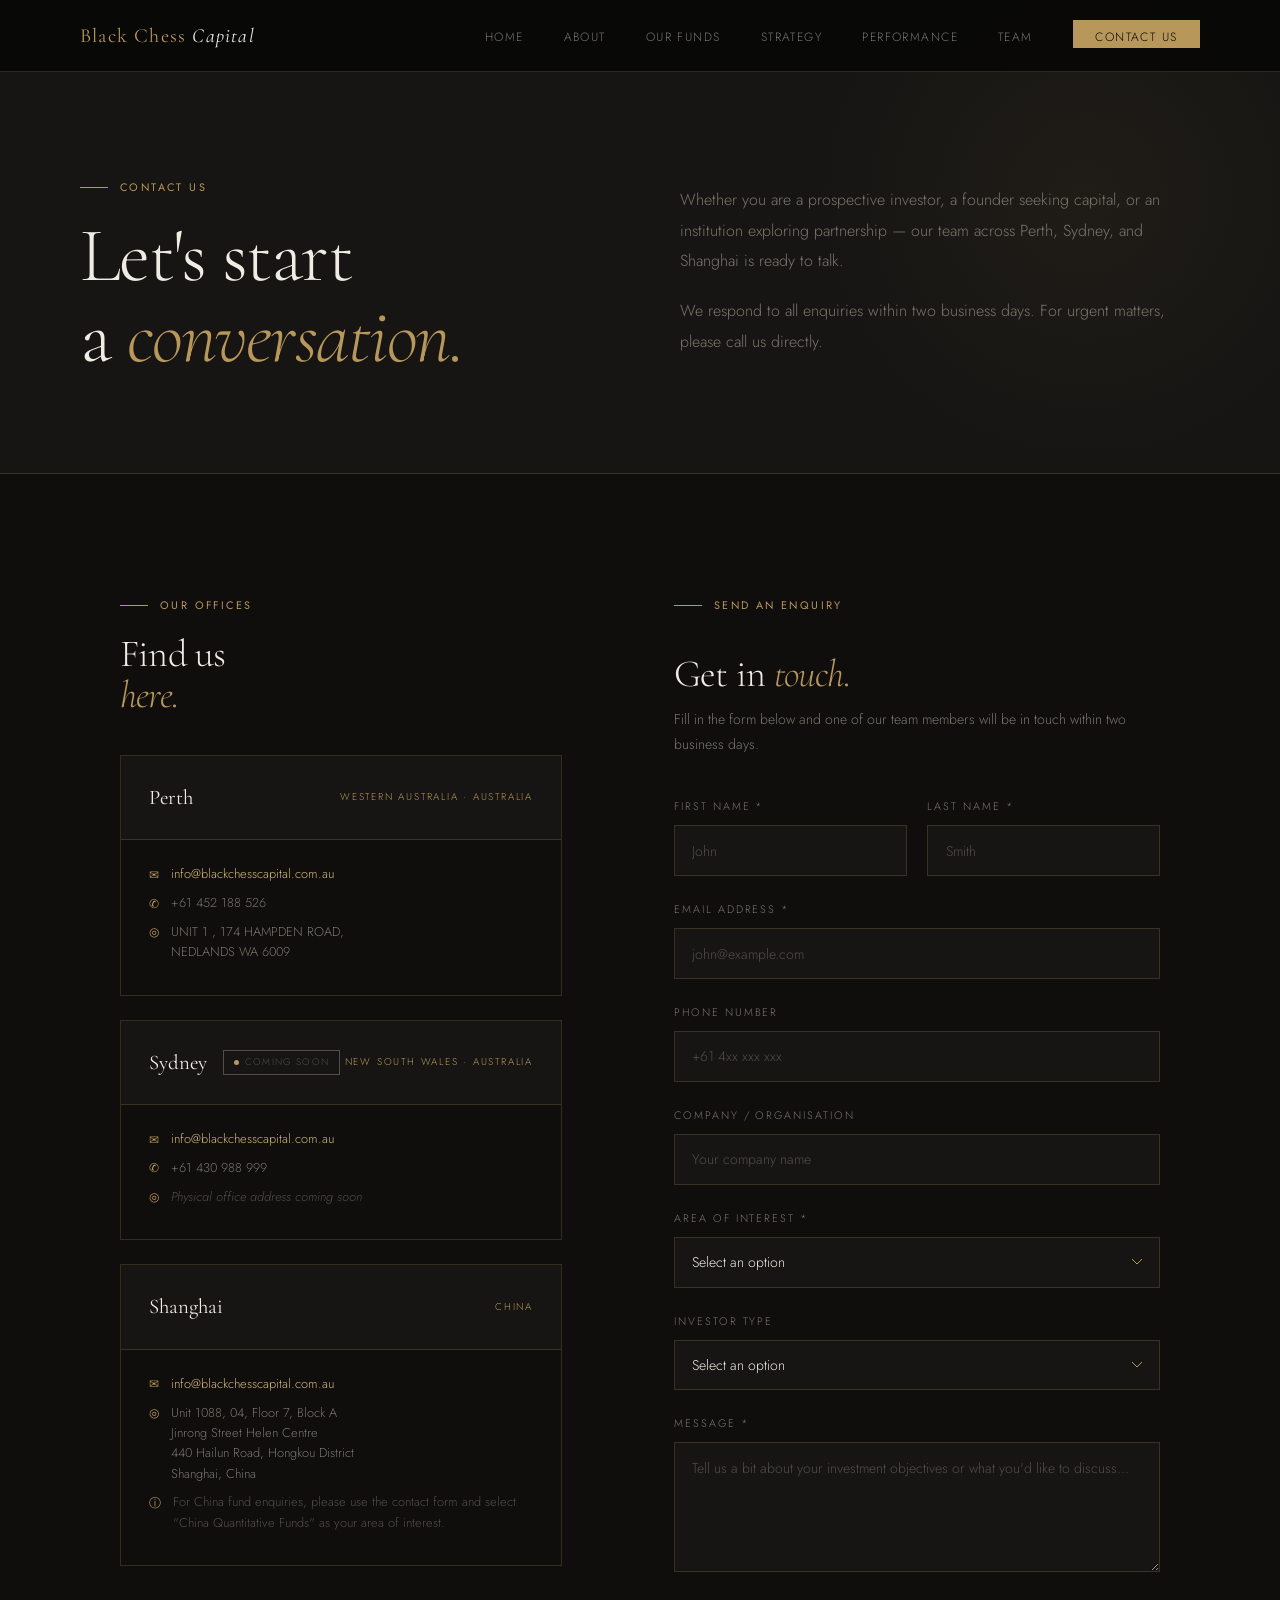
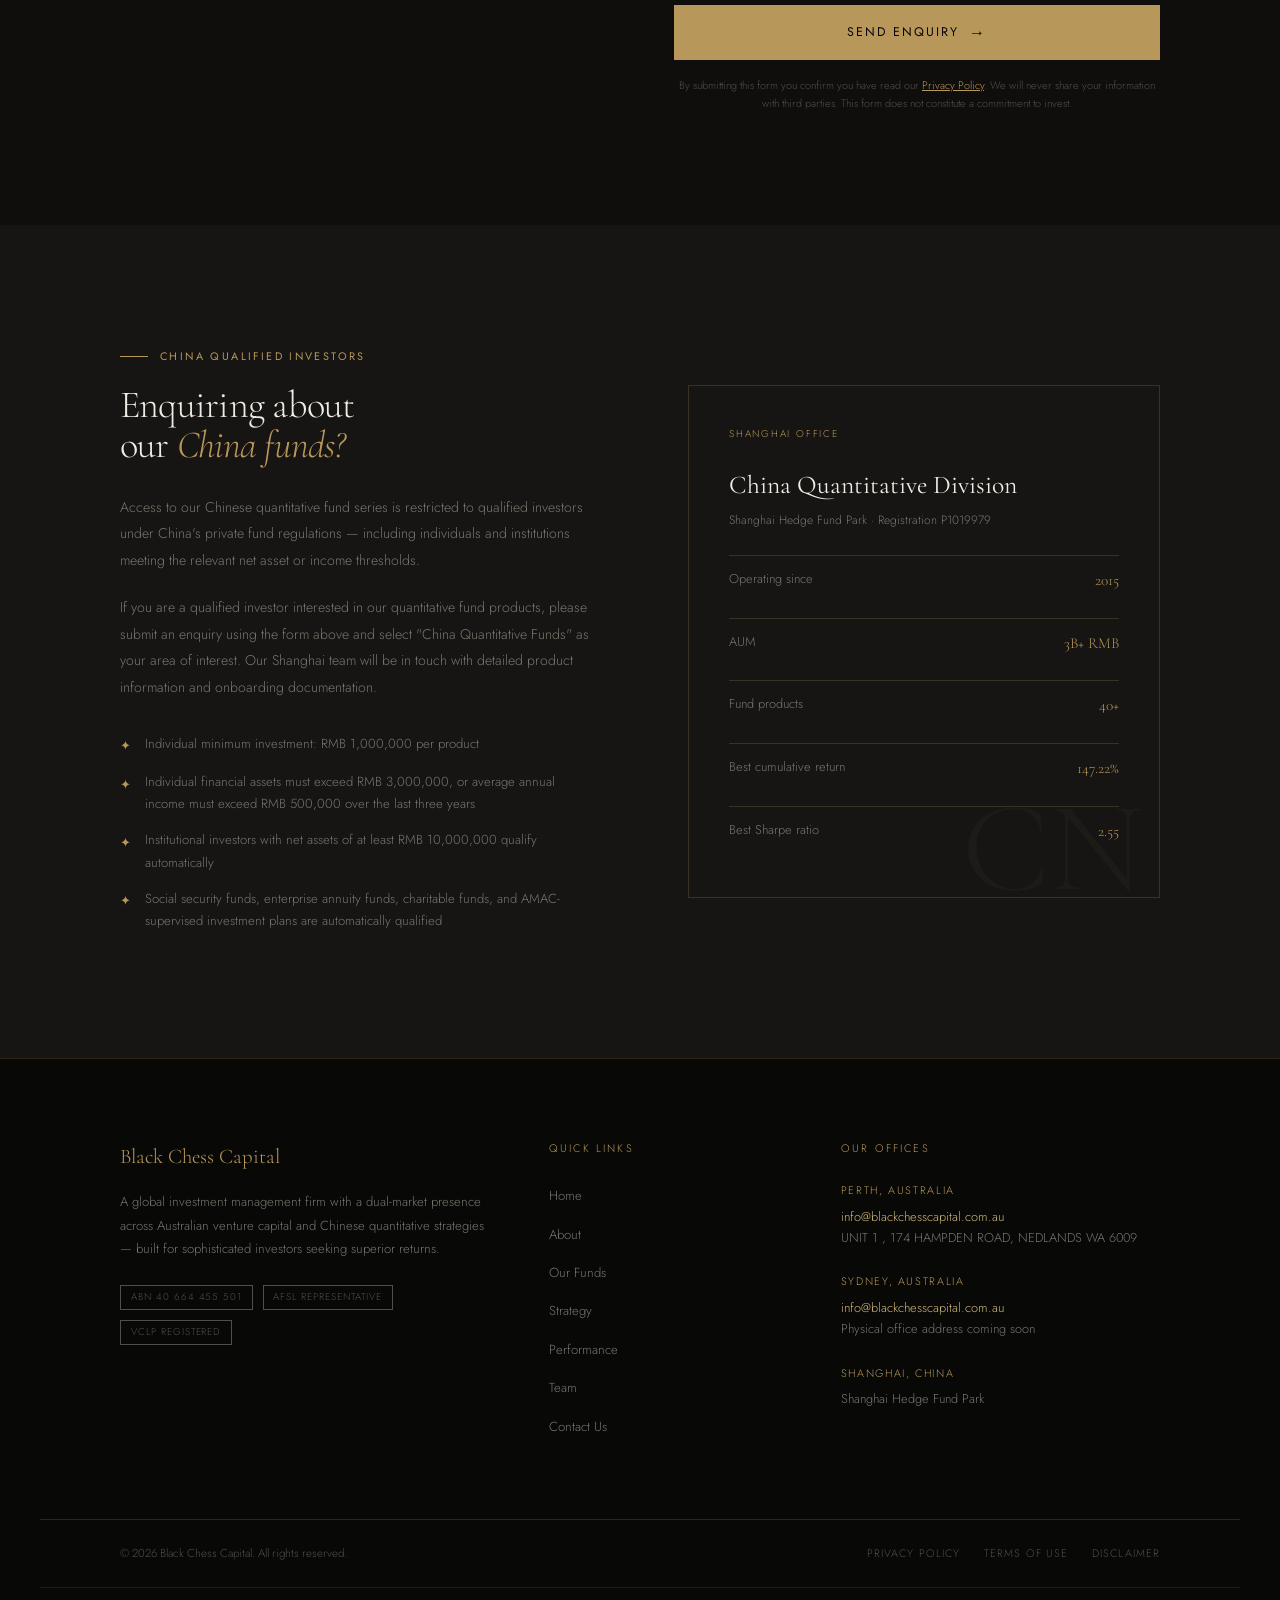
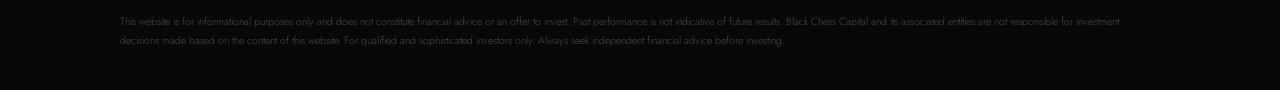
<file: static/contact.html>
<!DOCTYPE html>
<html lang="en">
<head>
  <meta charset="UTF-8">
  <meta name="viewport" content="width=device-width, initial-scale=1.0">
  <title>Contact — Black Chess Capital</title>
  <meta name="description" content="Contact Black Chess Capital — offices in Perth, Sydney and Shanghai. Reach our investment team for fund enquiries.">
  <link href="https://fonts.googleapis.com/css2?family=Cormorant+Garamond:ital,wght@0,300;0,400;0,500;1,300;1,400&family=Jost:wght@300;400;500&display=swap" rel="stylesheet">
  <style>
    :root {
      --black:#080807; --dark:#0f0e0d; --dark2:#161513; --dark3:#1e1c1a;
      --gold:#b8975a; --gold-light:#d4b87a; --gold-dim:rgba(184,151,90,0.12);
      --gold-border:rgba(184,151,90,0.22); --white:#f0ece4; --off-white:#d4cfc6;
      --muted:#7a756d; --muted2:#524e48; --nav-h:72px;
    }
    *,*::before,*::after{margin:0;padding:0;box-sizing:border-box}
    html{scroll-behavior:smooth}
    body{background:var(--dark);color:var(--white);font-family:'Jost',sans-serif;font-weight:300;line-height:1.7;overflow-x:hidden}
    ::-webkit-scrollbar{width:4px}::-webkit-scrollbar-track{background:var(--black)}::-webkit-scrollbar-thumb{background:var(--gold-border);border-radius:2px}
    ::selection{background:var(--gold);color:var(--black)}
    a{color:inherit;text-decoration:none} p{color:var(--off-white)}
    .section{padding:7rem 0;position:relative}
    .container{max-width:1200px;margin:0 auto;padding:0 5rem}
    .divider{height:0.5px;background:var(--gold-border)}
    .display{font-family:'Cormorant Garamond',serif;font-weight:300;line-height:1.05;letter-spacing:-0.02em}
    .display em{font-style:italic;color:var(--gold)}
    .eyebrow{display:inline-flex;align-items:center;gap:12px;font-size:0.68rem;letter-spacing:0.22em;text-transform:uppercase;color:var(--gold);font-family:'Jost',sans-serif;font-weight:400}
    .eyebrow::before{content:'';display:block;width:28px;height:0.5px;background:var(--gold);flex-shrink:0}
    .reveal{opacity:0;transform:translateY(28px);transition:opacity 0.75s ease,transform 0.75s ease}
    .reveal.visible{opacity:1;transform:translateY(0)}
    .reveal-delay-1{transition-delay:0.1s}.reveal-delay-2{transition-delay:0.2s}
    .reveal-delay-3{transition-delay:0.3s}.reveal-delay-4{transition-delay:0.4s}

    /* NAV */
    #site-nav{position:fixed;top:0;left:0;right:0;height:var(--nav-h);z-index:1000;display:flex;align-items:center;justify-content:space-between;padding:0 5rem;background:rgba(8,8,7,0.92);backdrop-filter:blur(16px);border-bottom:0.5px solid var(--gold-border);transition:background 0.3s}
    .nav-logo{font-family:'Cormorant Garamond',serif;font-size:1.25rem;font-weight:400;color:var(--gold);letter-spacing:0.06em}
    .nav-logo span{color:var(--white);font-style:italic}
    .nav-links{display:flex;align-items:center;gap:2.5rem;list-style:none}
    .nav-links a{font-size:0.75rem;letter-spacing:0.12em;text-transform:uppercase;color:var(--muted);transition:color 0.25s;position:relative;padding-bottom:2px}
    .nav-links a::after{content:'';position:absolute;bottom:-2px;left:0;right:0;height:0.5px;background:var(--gold);transform:scaleX(0);transition:transform 0.25s}
    .nav-links a:hover,.nav-links a.active{color:var(--white)}.nav-links a:hover::after,.nav-links a.active::after{transform:scaleX(1)}
    .nav-cta{background:var(--gold)!important;color:var(--black)!important;padding:0.5rem 1.4rem}.nav-cta:hover{background:var(--gold-light)!important}.nav-cta::after{display:none!important}
    .hamburger{display:none;flex-direction:column;gap:5px;cursor:pointer;background:none;border:none;padding:4px}
    .hamburger span{display:block;width:22px;height:0.5px;background:var(--white)}

    /* PAGE HERO */
    .page-hero{padding:calc(var(--nav-h) + 6rem) 5rem 6rem;background:var(--dark2);border-bottom:0.5px solid var(--gold-border);position:relative;overflow:hidden}
    .page-hero::before{content:'';position:absolute;top:-80px;right:-80px;width:550px;height:550px;border-radius:50%;background:radial-gradient(circle,rgba(184,151,90,0.06) 0%,transparent 70%);pointer-events:none}
    .page-hero-inner{max-width:1200px;margin:0 auto;display:grid;grid-template-columns:1fr 1fr;gap:5rem;align-items:end}
    .page-hero-title{font-size:clamp(3rem,6vw,5.5rem);margin:1.25rem 0 0}
    .page-hero-desc{font-size:1rem;color:var(--muted);line-height:1.9;margin-bottom:1.25rem}

    /* ── CONTACT MAIN ── */
    #contact-main{ background:var(--dark); }
    .contact-layout{
      display:grid; grid-template-columns:1fr 1.1fr;
      gap:7rem; align-items:start;
    }

    /* OFFICES */
    .offices-title{ font-size:clamp(1.8rem,3vw,2.5rem); margin:1.25rem 0 2.5rem; }
    .office-card{
      border:0.5px solid var(--gold-border);
      margin-bottom:1.5rem;
      overflow:hidden; transition:border-color 0.3s;
      position:relative;
    }
    .office-card:hover{ border-color:rgba(184,151,90,0.5); }
    .office-card::before{
      content:''; position:absolute; top:0; left:0; bottom:0;
      width:2px; background:var(--gold);
      transform:scaleY(0); transform-origin:top;
      transition:transform 0.35s ease;
    }
    .office-card:hover::before{ transform:scaleY(1); }
    .office-card-header{
      padding:1.5rem 1.75rem;
      background:var(--dark2);
      border-bottom:0.5px solid var(--gold-border);
      display:flex; justify-content:space-between; align-items:center;
    }
    .office-city{
      font-family:'Cormorant Garamond',serif;
      font-size:1.3rem; font-weight:400;
    }
    .office-country{
      font-size:0.62rem; letter-spacing:0.18em; text-transform:uppercase;
      color:var(--gold);
    }
    .office-card-body{ padding:1.5rem 1.75rem; }
    .office-contact-name{
      font-size:0.85rem; font-weight:400;
      color:var(--white); margin-bottom:0.75rem;
    }
    .office-detail{
      display:flex; align-items:flex-start; gap:0.75rem;
      font-size:0.8rem; color:var(--muted);
      margin-bottom:0.5rem; line-height:1.6;
    }
    .office-detail-icon{ color:var(--gold); flex-shrink:0; font-size:0.75rem; margin-top:0.1rem; }
    .office-detail a{ color:var(--gold-light); transition:color 0.2s; }
    .office-detail a:hover{ color:var(--gold); }

    /* Coming soon badge */
    .coming-soon-badge{
      display:inline-flex; align-items:center; gap:6px;
      font-size:0.6rem; letter-spacing:0.14em; text-transform:uppercase;
      color:var(--muted2); border:0.5px solid var(--muted2);
      padding:0.2rem 0.6rem;
    }
    .coming-soon-badge::before{
      content:''; width:5px; height:5px; border-radius:50%;
      background:var(--gold); display:block; flex-shrink:0;
      animation:pulse 2s ease-in-out infinite;
    }
    @keyframes pulse{ 0%,100%{opacity:0.4} 50%{opacity:1} }

    /* ── ENQUIRY FORM ── */
    .form-title{ font-size:clamp(1.8rem,3vw,2.5rem); margin:1.25rem 0 0.75rem; }
    .form-subtitle{ font-size:0.88rem; color:var(--muted); line-height:1.8; margin-bottom:2.5rem; }

    .form-group{ margin-bottom:1.5rem; }
    .form-label{
      display:block; font-size:0.68rem; letter-spacing:0.18em;
      text-transform:uppercase; color:var(--muted);
      margin-bottom:0.6rem;
    }
    .form-input,
    .form-select,
    .form-textarea{
      width:100%;
      background:var(--dark2);
      border:0.5px solid var(--gold-border);
      color:var(--white);
      font-family:'Jost',sans-serif;
      font-size:0.88rem;
      font-weight:300;
      padding:0.9rem 1.1rem;
      outline:none;
      transition:border-color 0.25s;
      appearance:none;
      -webkit-appearance:none;
    }
    .form-input:focus,
    .form-select:focus,
    .form-textarea:focus{
      border-color:var(--gold);
    }
    .form-input::placeholder,
    .form-textarea::placeholder{ color:var(--muted2); }
    .form-textarea{ resize:vertical; min-height:130px; }
    .form-select{
      background-image:url("data:image/svg+xml,%3Csvg xmlns='http://www.w3.org/2000/svg' width='12' height='8' viewBox='0 0 12 8'%3E%3Cpath d='M1 1l5 5 5-5' stroke='%23b8975a' stroke-width='1' fill='none'/%3E%3C/svg%3E");
      background-repeat:no-repeat;
      background-position:right 1rem center;
      padding-right:2.5rem;
      cursor:pointer;
    }
    .form-select option{ background:var(--dark2); color:var(--white); }
    .form-row{
      display:grid; grid-template-columns:1fr 1fr; gap:1.25rem;
    }
    .form-submit{
      width:100%;
      background:var(--gold); color:var(--black);
      border:none; cursor:pointer;
      font-family:'Jost',sans-serif;
      font-size:0.78rem; font-weight:400;
      letter-spacing:0.16em; text-transform:uppercase;
      padding:1rem 2rem;
      transition:background 0.28s, transform 0.28s;
      display:flex; align-items:center; justify-content:center; gap:10px;
      margin-top:0.5rem;
    }
    .form-submit:hover{ background:var(--gold-light); transform:translateY(-1px); }
    .form-submit::after{ content:'→'; font-size:1rem; transition:transform 0.2s; }
    .form-submit:hover::after{ transform:translateX(4px); }
    .form-note{
      font-size:0.68rem; color:var(--muted2); line-height:1.7;
      margin-top:1rem; text-align:center;
    }

    /* Success message */
    .form-success{
      display:none; padding:1.5rem 2rem;
      border:0.5px solid var(--gold-border);
      background:var(--gold-dim);
      text-align:center; margin-top:1rem;
    }
    .form-success p{ font-size:0.85rem; color:var(--off-white); }
    .form-success.visible{ display:block; }

    /* ── SHANGHAI NOTE ── */
    #shanghai-note{ background:var(--dark2); }
    .shanghai-layout{
      display:grid; grid-template-columns:1fr 1fr;
      gap:6rem; align-items:center;
    }
    .shanghai-title{ font-size:clamp(1.8rem,3vw,2.8rem); margin:1.25rem 0 1.75rem; }
    .shanghai-body{ font-size:0.88rem; color:var(--muted); line-height:1.9; margin-bottom:1.25rem; }
    .shanghai-detail{
      display:flex; align-items:flex-start; gap:0.85rem;
      font-size:0.82rem; color:var(--muted); margin-bottom:0.85rem;
    }
    .shanghai-detail-icon{ color:var(--gold); flex-shrink:0; margin-top:0.15rem; }
    .shanghai-box{
      border:0.5px solid var(--gold-border); padding:2.5rem;
      position:relative; overflow:hidden;
    }
    .shanghai-box-bg{
      position:absolute; bottom:-1rem; right:1rem;
      font-family:'Cormorant Garamond',serif;
      font-size:8rem; font-weight:300;
      color:rgba(184,151,90,0.05); line-height:1;
      pointer-events:none; user-select:none;
    }
    .shanghai-box-label{
      font-size:0.62rem; letter-spacing:0.18em; text-transform:uppercase;
      color:var(--gold); margin-bottom:1.25rem; display:block;
    }
    .shanghai-box-name{
      font-family:'Cormorant Garamond',serif;
      font-size:1.6rem; font-weight:400; margin-bottom:0.25rem;
    }
    .shanghai-box-sub{
      font-size:0.75rem; color:var(--muted); margin-bottom:1.5rem;
    }
    .shanghai-box-items{
      display:flex; flex-direction:column; gap:0.75rem;
    }
    .shanghai-box-item{
      display:flex; justify-content:space-between;
      padding:0.75rem 0; border-top:0.5px solid var(--gold-border);
      font-size:0.8rem;
    }
    .shanghai-box-item-label{ color:var(--muted); }
    .shanghai-box-item-val{
      font-family:'Cormorant Garamond',serif;
      font-size:0.95rem; color:var(--gold);
    }

    /* FOOTER */
    #site-footer{background:var(--black);border-top:0.5px solid var(--gold-border)}
    .footer-main{display:grid;grid-template-columns:1.6fr 1fr 1.4fr;gap:4rem;padding:5rem;max-width:1200px;margin:0 auto}
    .footer-brand-name{font-family:'Cormorant Garamond',serif;font-size:1.3rem;color:var(--gold);margin-bottom:1rem}
    .footer-brand-desc{font-size:0.82rem;color:var(--muted);line-height:1.8;margin-bottom:1.5rem}
    .footer-tags{display:flex;gap:0.6rem;flex-wrap:wrap}
    .footer-tags span{font-size:0.62rem;letter-spacing:0.1em;text-transform:uppercase;color:var(--muted2);border:0.5px solid var(--muted2);padding:0.2rem 0.6rem}
    .footer-col-title{font-size:0.68rem;letter-spacing:0.2em;text-transform:uppercase;color:var(--gold);margin-bottom:1.5rem}
    .footer-links{list-style:none;display:flex;flex-direction:column;gap:0.7rem}
    .footer-links a{font-size:0.82rem;color:var(--muted);transition:color 0.2s}.footer-links a:hover{color:var(--gold)}
    .footer-office{margin-bottom:1.5rem}
    .footer-office-city{font-size:0.68rem;letter-spacing:0.15em;text-transform:uppercase;color:var(--gold);margin-bottom:0.4rem}
    .footer-office p{font-size:0.8rem;color:var(--muted);line-height:1.65}
    .footer-office a{color:var(--gold-light);transition:color 0.2s}.footer-office a:hover{color:var(--gold)}
    .footer-bottom{border-top:0.5px solid var(--gold-border);padding:1.5rem 5rem;max-width:1200px;margin:0 auto;display:flex;justify-content:space-between;align-items:center;gap:1rem;flex-wrap:wrap}
    .footer-copy{font-size:0.72rem;color:var(--muted2)}
    .footer-legal{display:flex;gap:1.5rem}
    .footer-legal a{font-size:0.68rem;letter-spacing:0.1em;text-transform:uppercase;color:var(--muted2);transition:color 0.2s}.footer-legal a:hover{color:var(--muted)}
    .footer-disclaimer{border-top:0.5px solid rgba(80,76,72,0.3);padding:1.5rem 5rem 2.5rem;max-width:1200px;margin:0 auto}
    .footer-disclaimer p{font-size:0.66rem;color:var(--muted2);line-height:1.8}

    /* RESPONSIVE */
    @media(max-width:1100px){
      .page-hero-inner,.contact-layout,.shanghai-layout{grid-template-columns:1fr;gap:3rem}
      .footer-main{grid-template-columns:1fr;gap:2.5rem;padding:3rem 1.5rem}
      .footer-bottom,.footer-disclaimer{padding-left:1.5rem;padding-right:1.5rem}
    }
    @media(max-width:768px){
      #site-nav{padding:0 1.5rem}
      .nav-links{display:none;position:fixed;top:var(--nav-h);left:0;right:0;flex-direction:column;background:var(--black);padding:2rem 1.5rem;gap:1.5rem;border-bottom:0.5px solid var(--gold-border)}
      .nav-links.open{display:flex}
      .hamburger{display:flex}
      .page-hero{padding:calc(var(--nav-h) + 4rem) 1.5rem 4rem}
      .container{padding:0 1.5rem}
      .section{padding:4rem 0}
      .form-row{grid-template-columns:1fr}
    }
  </style>
</head>
<body>

<!-- NAV -->
<nav id="site-nav">
  <a class="nav-logo" href="index.html">Black Chess <span>Capital</span></a>
  <ul class="nav-links" id="nav-links">
    <li><a href="index.html">Home</a></li>
    <li><a href="about.html">About</a></li>
    <li><a href="funds.html">Our Funds</a></li>
    <li><a href="strategy.html">Strategy</a></li>
    <li><a href="performance.html">Performance</a></li>
    <li><a href="team.html">Team</a></li>
    <li><a href="contact.html" class="nav-cta active">Contact Us</a></li>
  </ul>
  <button class="hamburger" id="hamburger" aria-label="Toggle menu">
    <span></span><span></span><span></span>
  </button>
</nav>

<!-- PAGE HERO -->
<div class="page-hero">
  <div class="page-hero-inner">
    <div>
      <div class="eyebrow reveal">Contact Us</div>
      <h1 class="display page-hero-title reveal reveal-delay-1">
        Let's start<br>a <em>conversation.</em>
      </h1>
    </div>
    <div class="reveal reveal-delay-2">
      <p class="page-hero-desc">
        Whether you are a prospective investor, a founder seeking capital, 
        or an institution exploring partnership — our team across 
        Perth, Sydney, and Shanghai is ready to talk.
      </p>
      <p class="page-hero-desc">
        We respond to all enquiries within two business days. 
        For urgent matters, please call us directly.
      </p>
    </div>
  </div>
</div>

<!-- CONTACT MAIN -->
<section class="section" id="contact-main">
  <div class="container">
    <div class="contact-layout">

      <!-- LEFT — OFFICES -->
      <div>
        <div class="eyebrow reveal">Our Offices</div>
        <h2 class="display offices-title reveal reveal-delay-1">
          Find us<br><em>here.</em>
        </h2>

        <!-- Perth -->
        <div class="office-card reveal reveal-delay-1">
          <div class="office-card-header">
            <div class="office-city">Perth</div>
            <div class="office-country">Western Australia · Australia</div>
          </div>
          <div class="office-card-body">
            
            <div class="office-detail">
              <span class="office-detail-icon">✉</span>
              <a href="mailto:info@blackchesscapital.com.au">info@blackchesscapital.com.au</a>
            </div>
            <div class="office-detail">
              <span class="office-detail-icon">✆</span>
              <span>+61 452 188 526</span>
            </div>
            <div class="office-detail">
              <span class="office-detail-icon">◎</span>
              <span>UNIT 1 , 174 HAMPDEN ROAD, <br>NEDLANDS WA 6009</span>
            </div>
          </div>
        </div>

        <!-- Sydney — Coming Soon -->
        <div class="office-card reveal reveal-delay-2">
          <div class="office-card-header">
            <div style="display:flex;align-items:center;gap:1rem;">
              <div class="office-city">Sydney</div>
              <span class="coming-soon-badge">Coming Soon</span>
            </div>
            <div class="office-country">New South Wales · Australia</div>
          </div>
          <div class="office-card-body">
            
            <div class="office-detail">
              <span class="office-detail-icon">✉</span>
              <a href="mailto:info@blackchesscapital.com.au">info@blackchesscapital.com.au</a>
            </div>
            <div class="office-detail">
              <span class="office-detail-icon">✆</span>
              <span>+61 430 988 999</span>
            </div>
            <div class="office-detail">
              <span class="office-detail-icon">◎</span>
              <span style="color:var(--muted2);font-style:italic;">Physical office address coming soon</span>
            </div>
          </div>
        </div>

        <!-- Shanghai -->
        <div class="office-card reveal reveal-delay-3">
          <div class="office-card-header">
            <div class="office-city">Shanghai</div>
            <div class="office-country">China</div>
          </div>
          <div class="office-card-body">
            
            <div class="office-detail">
              <span class="office-detail-icon">✉</span>
              <a href="mailto:info@blackchesscapital.com.au">info@blackchesscapital.com.au</a>
            </div>
            <div class="office-detail">
            <span class="office-detail-icon">◎</span>
            <span>Unit 1088, 04, Floor 7, Block A<br>Jinrong Street Helen Centre<br>440 Hailun Road, Hongkou District<br>Shanghai, China</span>
            </div>
            <div class="office-detail">
              <span class="office-detail-icon">ⓘ</span>
              <span style="color:var(--muted2);">For China fund enquiries, please use the contact form and select "China Quantitative Funds" as your area of interest.</span>
            </div>
          </div>
        </div>
      </div>

      <!-- RIGHT — FORM -->
      <div class="reveal reveal-delay-2">
        <div class="eyebrow" style="margin-bottom:1.25rem;">Send an Enquiry</div>
        <h2 class="display form-title">Get in <em>touch.</em></h2>
        <p class="form-subtitle">
          Fill in the form below and one of our team members will 
          be in touch within two business days.
        </p>

        <!--
          FORMSPREE INTEGRATION — when ready:
          1. Go to https://formspree.io and create a free account
          2. Create a new form and copy your form endpoint e.g. https://formspree.io/f/yourcode
          3. Replace action="#" below with your Formspree endpoint
          4. Remove the id="contact-form" JS handling and let Formspree handle submission
        -->
        <form id="contact-form" action="#" method="POST">

          <div class="form-row">
            <div class="form-group">
              <label class="form-label" for="first-name">First Name *</label>
              <input class="form-input" type="text" id="first-name" name="first_name" placeholder="John" required>
            </div>
            <div class="form-group">
              <label class="form-label" for="last-name">Last Name *</label>
              <input class="form-input" type="text" id="last-name" name="last_name" placeholder="Smith" required>
            </div>
          </div>

          <div class="form-group">
            <label class="form-label" for="email">Email Address *</label>
            <input class="form-input" type="email" id="email" name="email" placeholder="john@example.com" required>
          </div>

          <div class="form-group">
            <label class="form-label" for="phone">Phone Number</label>
            <input class="form-input" type="tel" id="phone" name="phone" placeholder="+61 4xx xxx xxx">
          </div>

          <div class="form-group">
            <label class="form-label" for="company">Company / Organisation</label>
            <input class="form-input" type="text" id="company" name="company" placeholder="Your company name">
          </div>

          <div class="form-group">
            <label class="form-label" for="interest">Area of Interest *</label>
            <select class="form-select" id="interest" name="interest" required>
              <option value="" disabled selected>Select an option</option>
              <option value="vc-fund">Venture Capital Fund — Australia</option>
              <option value="investment-trust">Investment Trust — Australia</option>
              <option value="quant-funds">China Quantitative Funds</option>
              <option value="all-funds">General Fund Enquiry</option>
              <option value="portfolio-company">Portfolio Company / Funding</option>
              <option value="partnership">Partnership or Referral</option>
              <option value="other">Other</option>
            </select>
          </div>

          <div class="form-group">
            <label class="form-label" for="investor-type">Investor Type</label>
            <select class="form-select" id="investor-type" name="investor_type">
              <option value="" disabled selected>Select an option</option>
              <option value="individual">Individual / High Net Worth</option>
              <option value="smsf">Self-Managed Super Fund (SMSF)</option>
              <option value="family-office">Family Office</option>
              <option value="institutional">Institutional Investor</option>
              <option value="corporate">Corporate</option>
              <option value="other">Other</option>
            </select>
          </div>

          <div class="form-group">
            <label class="form-label" for="message">Message *</label>
            <textarea class="form-textarea" id="message" name="message" placeholder="Tell us a bit about your investment objectives or what you'd like to discuss..." required></textarea>
          </div>

          <button type="submit" class="form-submit">Send Enquiry</button>

          <p class="form-note">
            By submitting this form you confirm you have read our 
            <a href="#" style="color:var(--gold);text-decoration:underline;">Privacy Policy</a>. 
            We will never share your information with third parties. 
            This form does not constitute a commitment to invest.
          </p>
        </form>

        <div class="form-success" id="form-success">
          <p>✓ &nbsp; Thank you for your enquiry. A member of our team will be in touch within two business days.</p>
        </div>
      </div>

    </div>
  </div>
</section>

<div class="divider"></div>

<!-- SHANGHAI SECTION -->
<section class="section" id="shanghai-note">
  <div class="container">
    <div class="shanghai-layout">
      <div class="reveal">
        <div class="eyebrow">China Qualified Investors</div>
        <h2 class="display shanghai-title">
          Enquiring about<br>our <em>China funds?</em>
        </h2>
        <p class="shanghai-body">
          Access to our Chinese quantitative fund series is restricted 
          to qualified investors under China's private fund regulations — 
          including individuals and institutions meeting the relevant 
          net asset or income thresholds.
        </p>
        <p class="shanghai-body">
          If you are a qualified investor interested in our quantitative 
          fund products, please submit an enquiry using the form above 
          and select "China Quantitative Funds" as your area of interest. 
          Our Shanghai team will be in touch with detailed product 
          information and onboarding documentation.
        </p>
        <div style="margin-top:2rem;">
          <div class="shanghai-detail">
            <span class="shanghai-detail-icon">✦</span>
            <span>Individual minimum investment: RMB 1,000,000 per product</span>
          </div>
          <div class="shanghai-detail">
            <span class="shanghai-detail-icon">✦</span>
            <span>Individual financial assets must exceed RMB 3,000,000, or average annual income must exceed RMB 500,000 over the last three years</span>
          </div>
          <div class="shanghai-detail">
            <span class="shanghai-detail-icon">✦</span>
            <span>Institutional investors with net assets of at least RMB 10,000,000 qualify automatically</span>
          </div>
          <div class="shanghai-detail">
            <span class="shanghai-detail-icon">✦</span>
            <span>Social security funds, enterprise annuity funds, charitable funds, and AMAC-supervised investment plans are automatically qualified</span>
          </div>
        </div>
      </div>

      <div class="reveal reveal-delay-2">
        <div class="shanghai-box">
          <div class="shanghai-box-bg">CN</div>
          <span class="shanghai-box-label">Shanghai Office</span>
          <div class="shanghai-box-name">China Quantitative Division</div>
          <div class="shanghai-box-sub">Shanghai Hedge Fund Park · Registration P1019979</div>
          <div class="shanghai-box-items">
            <div class="shanghai-box-item">
              <span class="shanghai-box-item-label">Operating since</span>
              <span class="shanghai-box-item-val">2015</span>
            </div>
            <div class="shanghai-box-item">
              <span class="shanghai-box-item-label">AUM</span>
              <span class="shanghai-box-item-val">3B+ RMB</span>
            </div>
            <div class="shanghai-box-item">
              <span class="shanghai-box-item-label">Fund products</span>
              <span class="shanghai-box-item-val">40+</span>
            </div>
            <div class="shanghai-box-item">
              <span class="shanghai-box-item-label">Best cumulative return</span>
              <span class="shanghai-box-item-val">147.22%</span>
            </div>
            <div class="shanghai-box-item">
              <span class="shanghai-box-item-label">Best Sharpe ratio</span>
              <span class="shanghai-box-item-val">2.55</span>
            </div>
          </div>
        </div>
      </div>
    </div>
  </div>
</section>

<!-- FOOTER -->
<footer id="site-footer">
  <div class="footer-main">
    <div>
      <div class="footer-brand-name">Black Chess Capital</div>
      <p class="footer-brand-desc">A global investment management firm with a dual-market presence across Australian venture capital and Chinese quantitative strategies — built for sophisticated investors seeking superior returns.</p>
      <div class="footer-tags">
        <span>ABN 40 664 455 501</span>
        <span>AFSL Representative</span>
        <span>VCLP Registered</span>
      </div>
    </div>
    <div>
      <div class="footer-col-title">Quick Links</div>
      <ul class="footer-links">
        <li><a href="index.html">Home</a></li>
        <li><a href="about.html">About</a></li>
        <li><a href="funds.html">Our Funds</a></li>
        <li><a href="strategy.html">Strategy</a></li>
        <li><a href="performance.html">Performance</a></li>
        <li><a href="team.html">Team</a></li>
        <li><a href="contact.html">Contact Us</a></li>
      </ul>
    </div>
    <div>
      <div class="footer-col-title">Our Offices</div>
      <div class="footer-office">
        <div class="footer-office-city">Perth, Australia</div>
        <p><a href="mailto:info@blackchesscapital.com.au">info@blackchesscapital.com.au</a> <br>
          UNIT 1 , 174 HAMPDEN ROAD, NEDLANDS WA 6009</p>
      </div>
      <div class="footer-office">
        <div class="footer-office-city">Sydney, Australia <span style="font-size:0.6rem;color:var(--muted2);letter-spacing:0.1em;"></span></div>
        <p><a href="mailto:info@blackchesscapital.com.au">info@blackchesscapital.com.au</a> <br>
          Physical office address coming soon</p>
      </div>
      <div class="footer-office">
        <div class="footer-office-city">Shanghai, China</div>
        <p>Shanghai Hedge Fund Park</p>
      </div>
    </div>
  </div>
  <div class="footer-bottom">
    <p class="footer-copy">© 2026 Black Chess Capital. All rights reserved.</p>
    <div class="footer-legal">
      <a href="#">Privacy Policy</a>
      <a href="#">Terms of Use</a>
      <a href="#">Disclaimer</a>
    </div>
  </div>
  <div class="footer-disclaimer">
    <p>This website is for informational purposes only and does not constitute financial advice or an offer to invest. Past performance is not indicative of future results. Black Chess Capital and its associated entities are not responsible for investment decisions made based on the content of this website. For qualified and sophisticated investors only. Always seek independent financial advice before investing.</p>
  </div>
</footer>

<script>
  /* NAV */
  document.getElementById('hamburger').addEventListener('click', () => {
    document.getElementById('nav-links').classList.toggle('open');
  });
  window.addEventListener('scroll', () => {
    document.getElementById('site-nav').style.background =
      window.scrollY > 60 ? 'rgba(8,8,7,0.98)' : 'rgba(8,8,7,0.92)';
  });

  /* REVEAL */
  const obs = new IntersectionObserver(entries => {
    entries.forEach(e => {
      if (e.isIntersecting) { e.target.classList.add('visible'); obs.unobserve(e.target); }
    });
  }, { threshold: 0.08 });
  document.querySelectorAll('.reveal').forEach(el => obs.observe(el));
  document.querySelectorAll('.page-hero .reveal').forEach((el, i) => {
    setTimeout(() => el.classList.add('visible'), 150 + i * 150);
  });

  /* FORM — placeholder handler (replace with Formspree later) */
  document.getElementById('contact-form').addEventListener('submit', function(e) {
    e.preventDefault();
    /* Once Formspree is connected, remove the e.preventDefault() above
       and the lines below — Formspree will handle everything automatically */
    this.style.opacity = '0.5';
    this.style.pointerEvents = 'none';
    document.getElementById('form-success').classList.add('visible');
    window.scrollTo({ top: document.getElementById('form-success').offsetTop - 100, behavior: 'smooth' });
  });
</script>
</body>
</html>
</file>
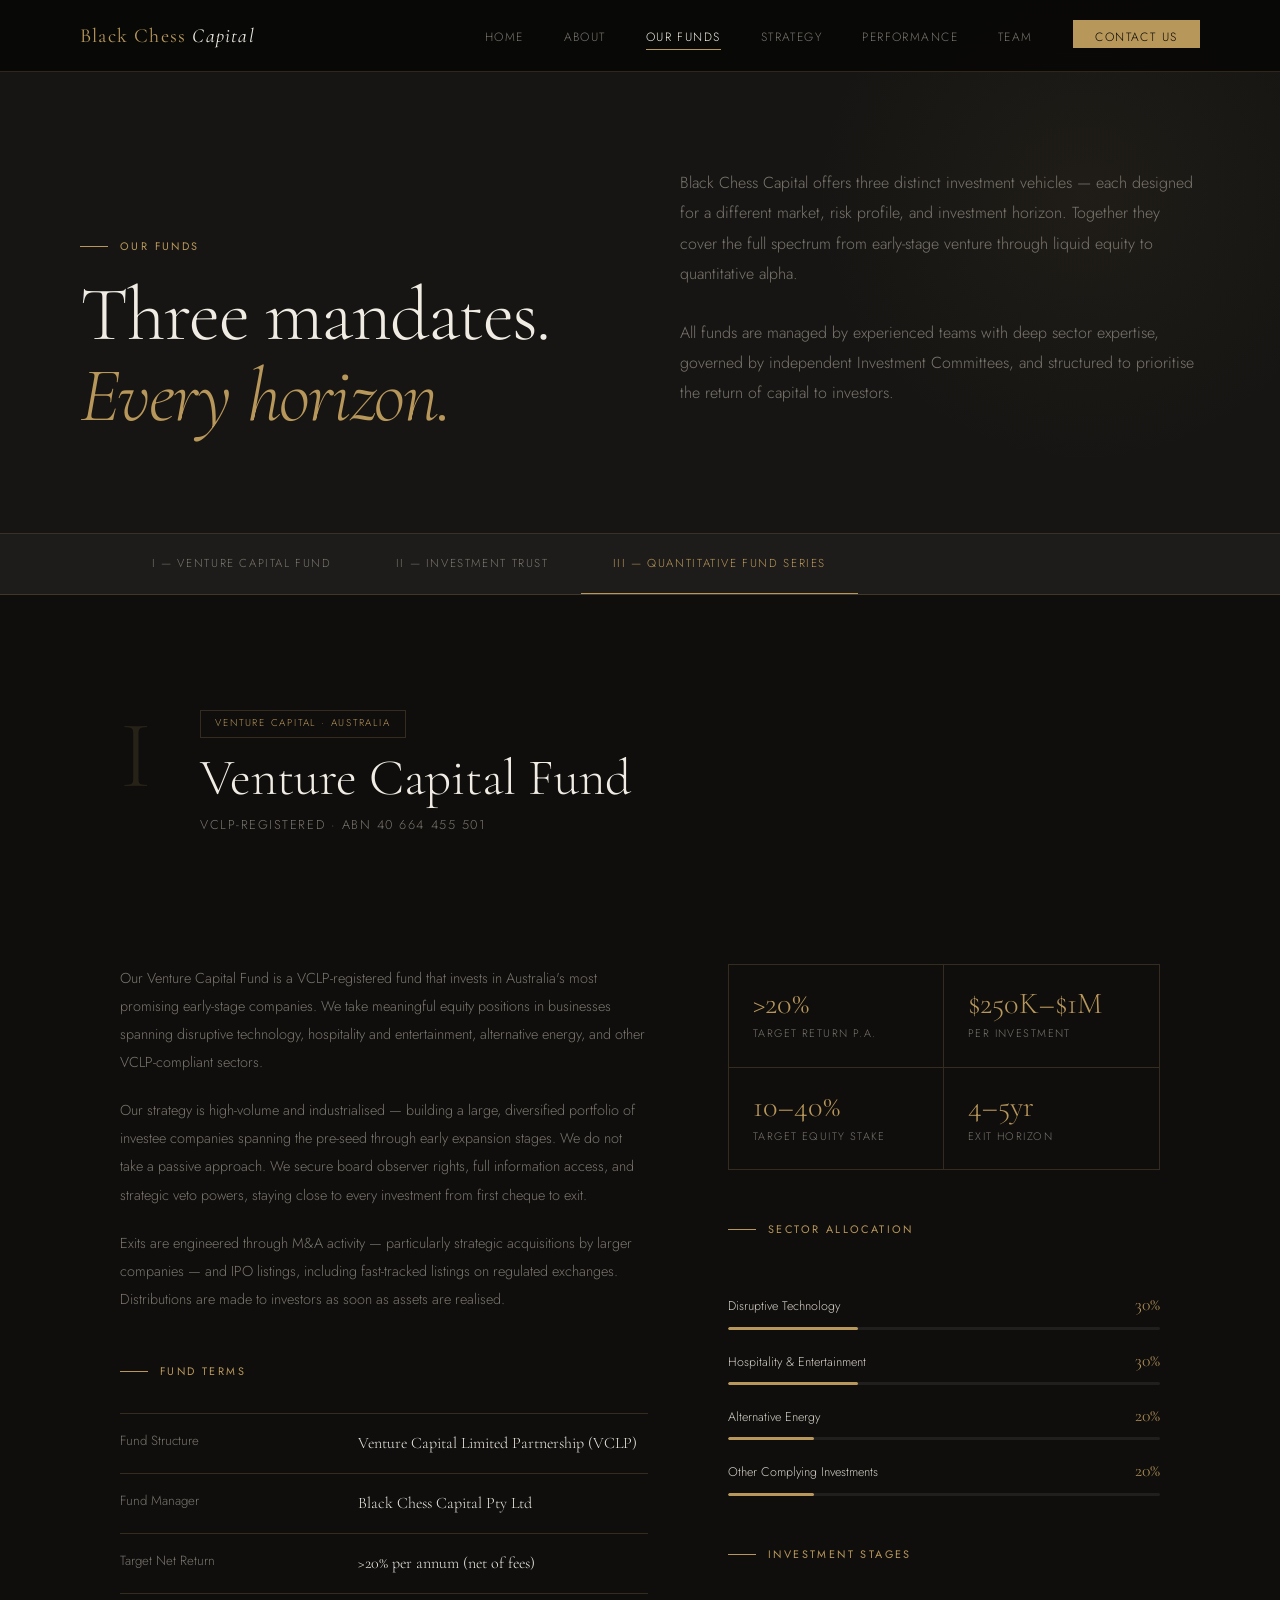
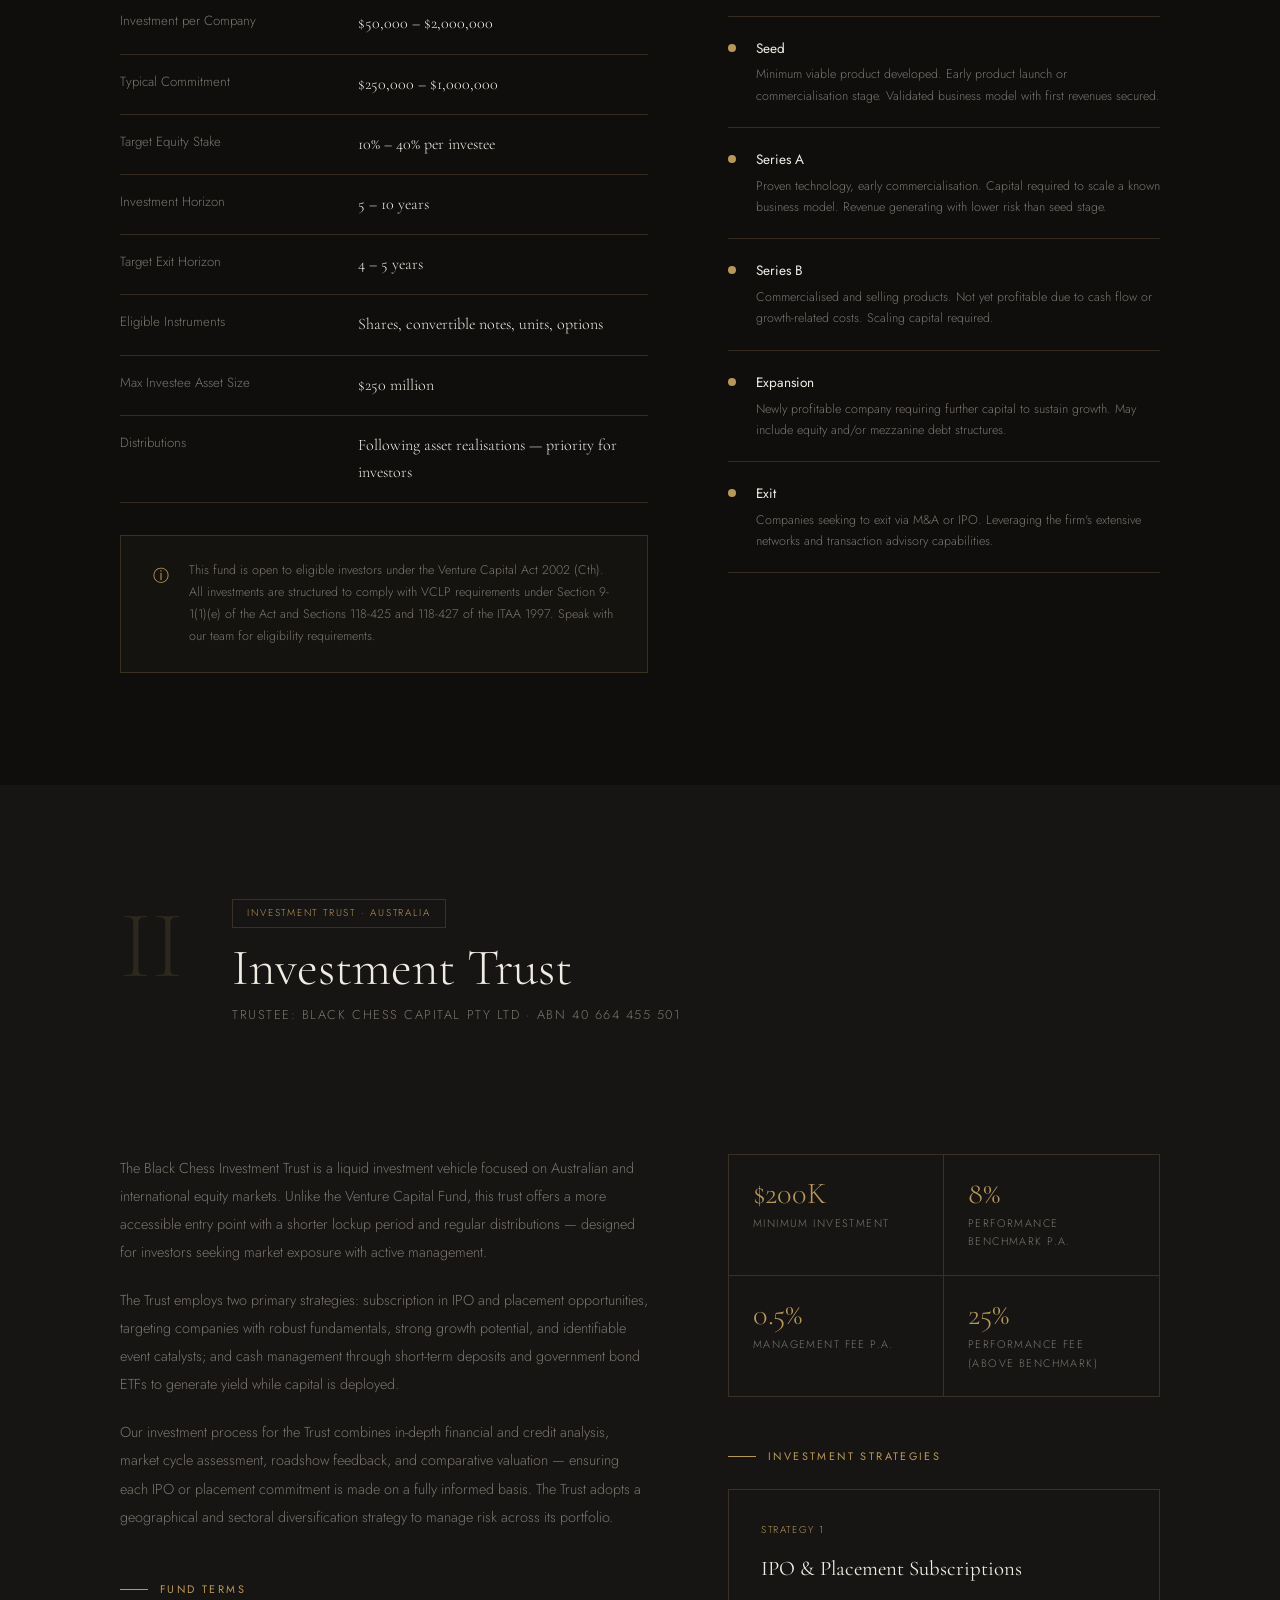
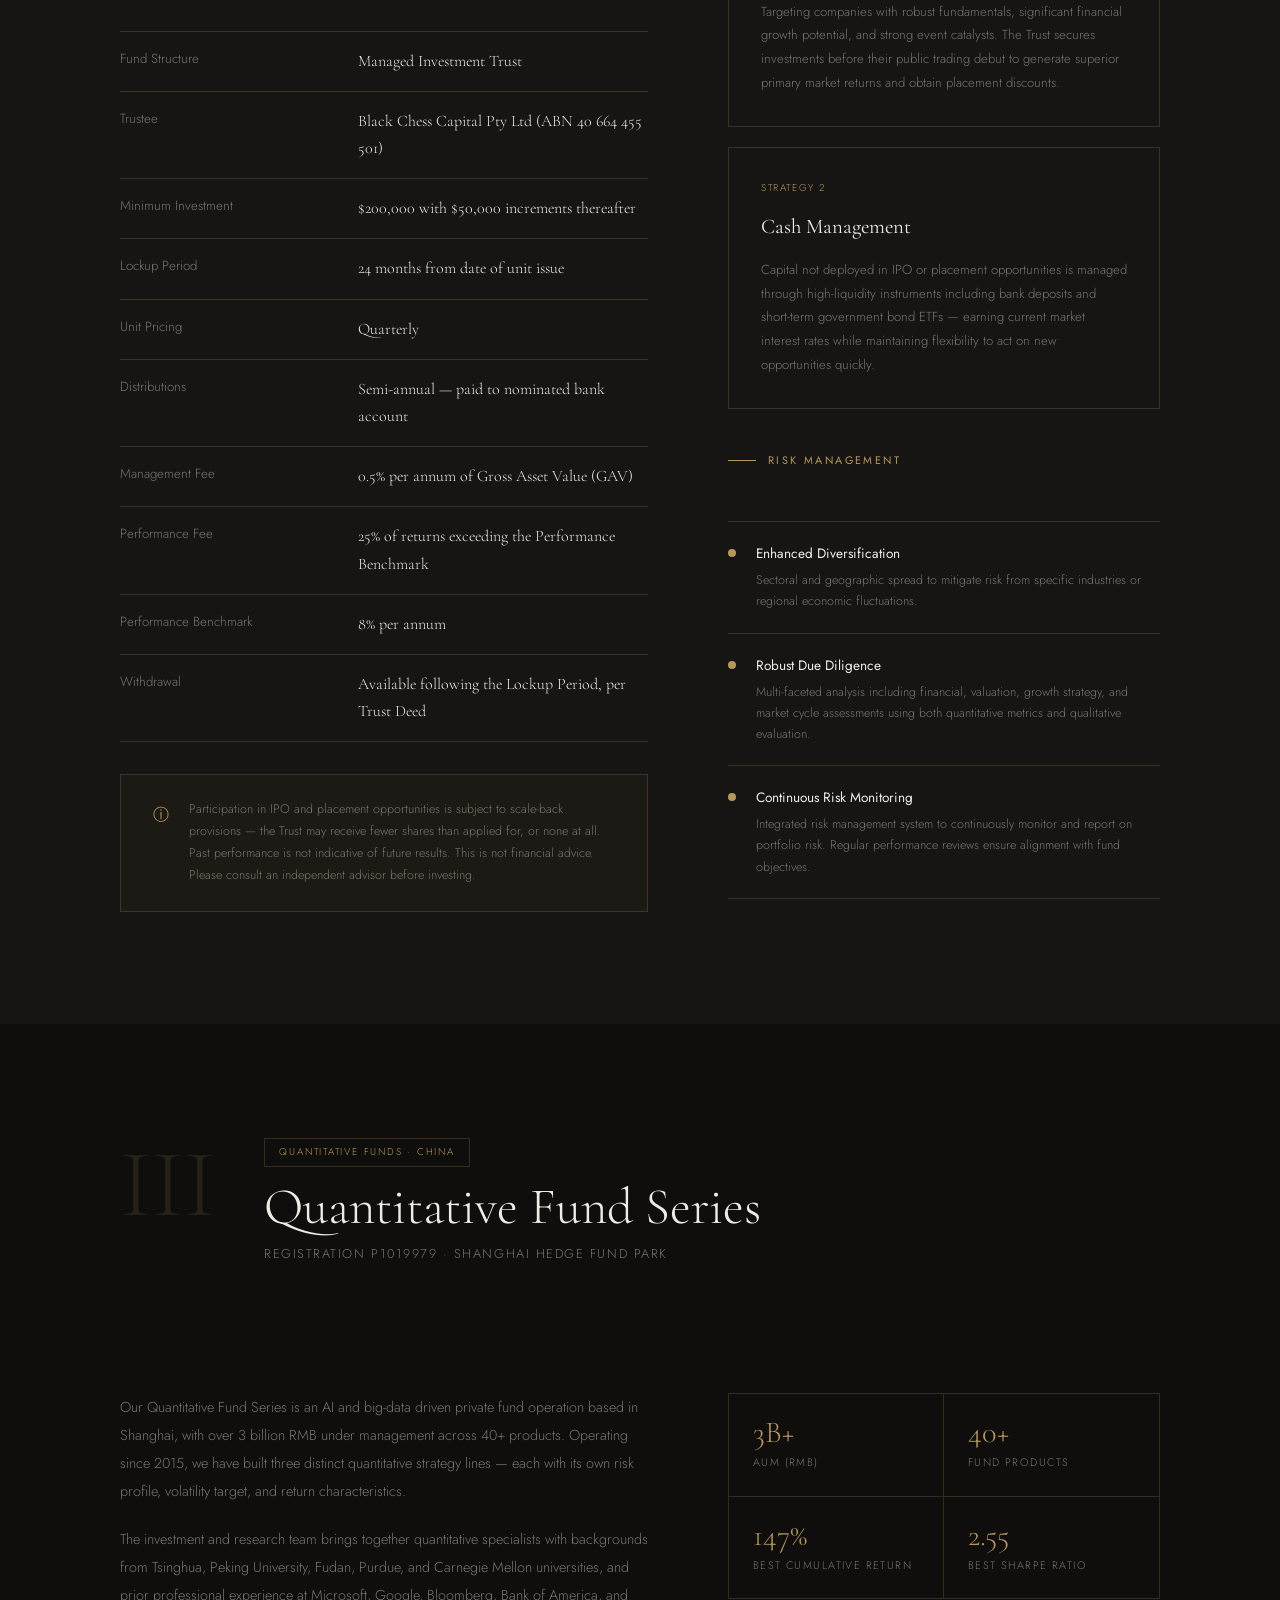
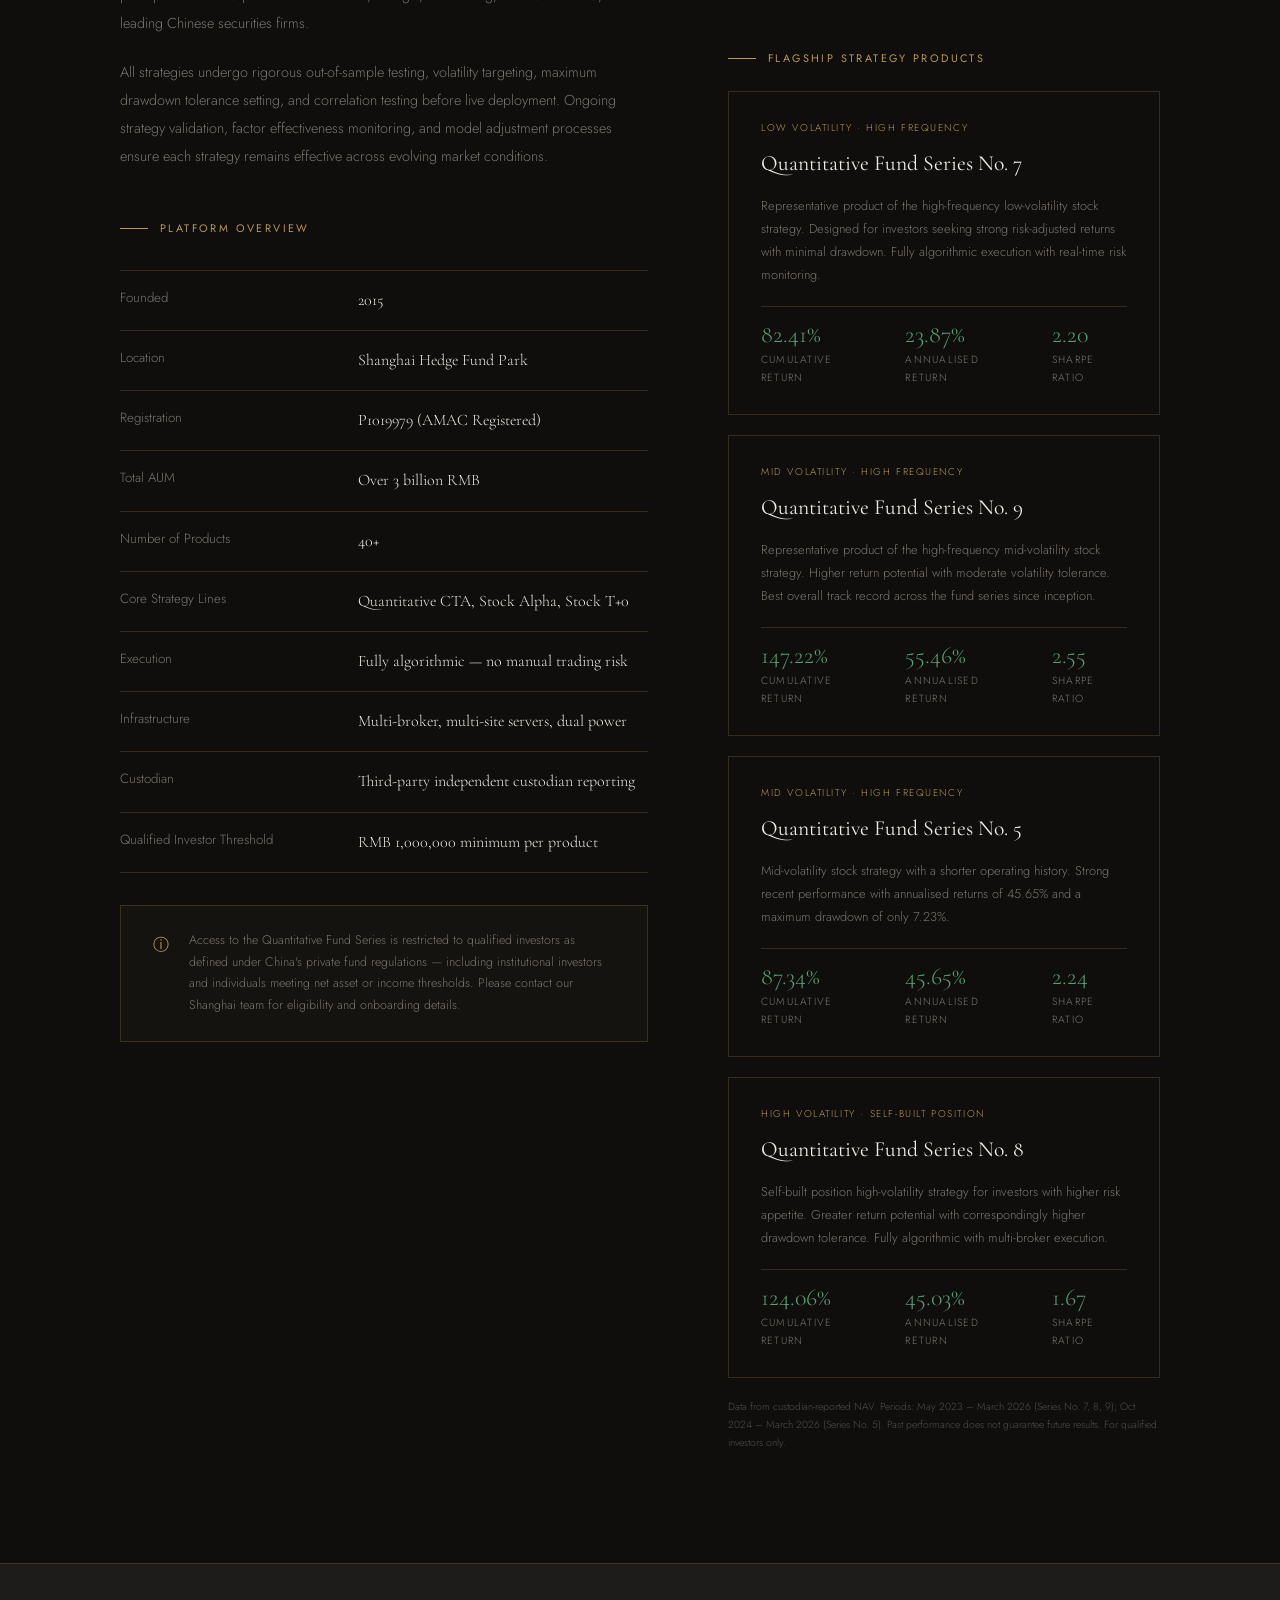
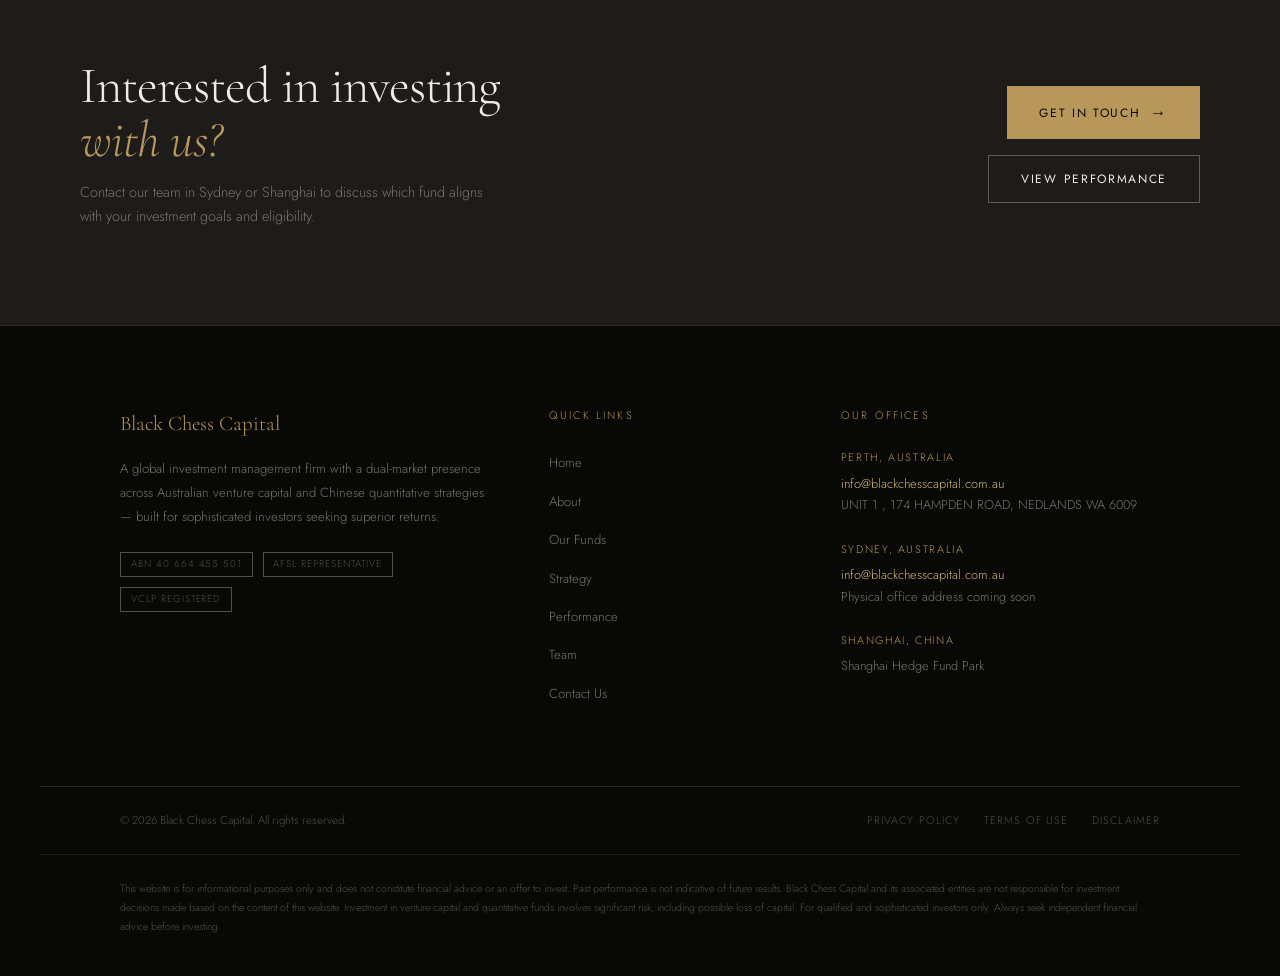
<file: static/funds.html>
<!DOCTYPE html>
<html lang="en">
<head>
  <meta charset="UTF-8">
  <meta name="viewport" content="width=device-width, initial-scale=1.0">
  <title>Our Funds — Black Chess Capital</title>
  <meta name="description" content="Explore Black Chess Capital's three investment mandates — Venture Capital Fund, Investment Trust, and Quantitative Fund Series.">
  <link href="https://fonts.googleapis.com/css2?family=Cormorant+Garamond:ital,wght@0,300;0,400;0,500;1,300;1,400&family=Jost:wght@300;400;500&display=swap" rel="stylesheet">
  <style>
    :root {
      --black:#080807; --dark:#0f0e0d; --dark2:#161513; --dark3:#1e1c1a;
      --gold:#b8975a; --gold-light:#d4b87a; --gold-dim:rgba(184,151,90,0.12);
      --gold-border:rgba(184,151,90,0.22); --white:#f0ece4; --off-white:#d4cfc6;
      --muted:#7a756d; --muted2:#524e48; --green:#5a9e72; --nav-h:72px;
    }
    *,*::before,*::after{margin:0;padding:0;box-sizing:border-box}
    html{scroll-behavior:smooth}
    body{background:var(--dark);color:var(--white);font-family:'Jost',sans-serif;font-weight:300;line-height:1.7;overflow-x:hidden}
    ::-webkit-scrollbar{width:4px}::-webkit-scrollbar-track{background:var(--black)}::-webkit-scrollbar-thumb{background:var(--gold-border);border-radius:2px}
    ::selection{background:var(--gold);color:var(--black)}
    a{color:inherit;text-decoration:none} p{color:var(--off-white)}
    .section{padding:7rem 0;position:relative}
    .container{max-width:1200px;margin:0 auto;padding:0 5rem}
    .divider{height:0.5px;background:var(--gold-border)}
    .display{font-family:'Cormorant Garamond',serif;font-weight:300;line-height:1.05;letter-spacing:-0.02em}
    .display em{font-style:italic;color:var(--gold)}
    .eyebrow{display:inline-flex;align-items:center;gap:12px;font-size:0.68rem;letter-spacing:0.22em;text-transform:uppercase;color:var(--gold);font-family:'Jost',sans-serif;font-weight:400}
    .eyebrow::before{content:'';display:block;width:28px;height:0.5px;background:var(--gold);flex-shrink:0}
    .stat-num{font-family:'Cormorant Garamond',serif;font-size:3rem;font-weight:300;color:var(--gold);line-height:1}
    .stat-label{font-size:0.7rem;letter-spacing:0.16em;text-transform:uppercase;color:var(--muted);margin-top:0.3rem}
    .btn{display:inline-flex;align-items:center;gap:10px;padding:0.8rem 2rem;font-family:'Jost',sans-serif;font-size:0.75rem;font-weight:400;letter-spacing:0.14em;text-transform:uppercase;cursor:pointer;transition:all 0.28s ease;border:none}
    .btn-gold{background:var(--gold);color:var(--black)}.btn-gold:hover{background:var(--gold-light);transform:translateY(-1px)}
    .btn-outline{background:transparent;color:var(--white);border:0.5px solid rgba(240,236,228,0.3)}.btn-outline:hover{border-color:var(--gold);color:var(--gold);transform:translateY(-1px)}
    .btn-arrow::after{content:'→';font-size:1rem;transition:transform 0.2s}.btn-arrow:hover::after{transform:translateX(4px)}
    .reveal{opacity:0;transform:translateY(28px);transition:opacity 0.75s ease,transform 0.75s ease}
    .reveal.visible{opacity:1;transform:translateY(0)}
    .reveal-delay-1{transition-delay:0.1s}.reveal-delay-2{transition-delay:0.2s}
    .reveal-delay-3{transition-delay:0.3s}.reveal-delay-4{transition-delay:0.4s}

    /* ── NAV ── */
    #site-nav{position:fixed;top:0;left:0;right:0;height:var(--nav-h);z-index:1000;display:flex;align-items:center;justify-content:space-between;padding:0 5rem;background:rgba(8,8,7,0.92);backdrop-filter:blur(16px);border-bottom:0.5px solid var(--gold-border);transition:background 0.3s}
    .nav-logo{font-family:'Cormorant Garamond',serif;font-size:1.25rem;font-weight:400;color:var(--gold);letter-spacing:0.06em}
    .nav-logo span{color:var(--white);font-style:italic}
    .nav-links{display:flex;align-items:center;gap:2.5rem;list-style:none}
    .nav-links a{font-size:0.75rem;letter-spacing:0.12em;text-transform:uppercase;color:var(--muted);transition:color 0.25s;position:relative;padding-bottom:2px}
    .nav-links a::after{content:'';position:absolute;bottom:-2px;left:0;right:0;height:0.5px;background:var(--gold);transform:scaleX(0);transition:transform 0.25s}
    .nav-links a:hover,.nav-links a.active{color:var(--white)}.nav-links a:hover::after,.nav-links a.active::after{transform:scaleX(1)}
    .nav-cta{background:var(--gold)!important;color:var(--black)!important;padding:0.5rem 1.4rem}.nav-cta:hover{background:var(--gold-light)!important}.nav-cta::after{display:none!important}
    .hamburger{display:none;flex-direction:column;gap:5px;cursor:pointer;background:none;border:none;padding:4px}
    .hamburger span{display:block;width:22px;height:0.5px;background:var(--white)}

    /* ── PAGE HERO ── */
    .page-hero{
      padding:calc(var(--nav-h) + 6rem) 5rem 6rem;
      background:var(--dark2);
      border-bottom:0.5px solid var(--gold-border);
      position:relative; overflow:hidden;
    }
    .page-hero::before{
      content:''; position:absolute; top:-80px; right:-80px;
      width:550px; height:550px; border-radius:50%;
      background:radial-gradient(circle,rgba(184,151,90,0.06) 0%,transparent 70%);
      pointer-events:none;
    }
    .page-hero-inner{
      max-width:1200px; margin:0 auto;
      display:grid; grid-template-columns:1fr 1fr;
      gap:5rem; align-items:end;
    }
    .page-hero-title{ font-size:clamp(3rem,6vw,5.5rem); margin:1.25rem 0 0; }
    .page-hero-desc{ font-size:1rem; color:var(--muted); line-height:1.9; margin-bottom:1.75rem; }

    /* ── FUND NAV TABS ── */
    .fund-tabs{
      background:var(--dark3);
      border-bottom:0.5px solid var(--gold-border);
      position:sticky; top:var(--nav-h); z-index:50;
    }
    .fund-tabs-inner{
      max-width:1200px; margin:0 auto;
      padding:0 5rem;
      display:flex; gap:0;
    }
    .fund-tab{
      padding:1.25rem 2rem;
      font-size:0.72rem; letter-spacing:0.14em; text-transform:uppercase;
      color:var(--muted); cursor:pointer;
      border-bottom:1.5px solid transparent;
      transition:color 0.25s, border-color 0.25s;
      white-space:nowrap;
    }
    .fund-tab:hover{ color:var(--off-white); }
    .fund-tab.active{ color:var(--gold); border-bottom-color:var(--gold); }

    /* ── FUND SECTION SHARED ── */
    .fund-section{
      padding:7rem 0;
      scroll-margin-top:calc(var(--nav-h) + 52px);
    }
    .fund-header{
      display:grid; grid-template-columns:auto 1fr;
      gap:1.5rem 3rem; align-items:start;
      margin-bottom:5rem;
    }
    .fund-roman{
      font-family:'Cormorant Garamond',serif;
      font-size:6rem; font-weight:300;
      color:rgba(184,151,90,0.15); line-height:0.85;
      grid-row: span 3;
      padding-top:0.5rem;
    }
    .fund-badge{
      display:inline-block;
      font-size:0.62rem; letter-spacing:0.18em; text-transform:uppercase;
      color:var(--gold); border:0.5px solid var(--gold-border);
      padding:0.3rem 0.9rem; margin-bottom:0.75rem;
    }
    .fund-title{
      font-family:'Cormorant Garamond',serif;
      font-size:clamp(2rem,4vw,3.2rem); font-weight:300;
      line-height:1.1; margin-bottom:0.5rem;
    }
    .fund-subtitle{
      font-size:0.8rem; letter-spacing:0.12em; text-transform:uppercase;
      color:var(--muted);
    }

    /* ── FUND BODY LAYOUT ── */
    .fund-body{
      display:grid; grid-template-columns:1.1fr 0.9fr;
      gap:5rem; align-items:start;
    }
    .fund-desc{ font-size:0.9rem; color:var(--muted); line-height:1.95; margin-bottom:1.25rem; }

    /* ── TERMS TABLE ── */
    .terms-table{ width:100%; border-collapse:collapse; margin-top:0.5rem; }
    .terms-table tr{ border-bottom:0.5px solid var(--gold-border); }
    .terms-table tr:first-child{ border-top:0.5px solid var(--gold-border); }
    .terms-table td{ padding:1rem 0; font-size:0.83rem; vertical-align:top; }
    .terms-table td:first-child{ color:var(--muted); width:45%; padding-right:1rem; }
    .terms-table td:last-child{
      font-family:'Cormorant Garamond',serif;
      font-size:1rem; color:var(--white);
    }

    /* ── FUND METRICS GRID ── */
    .fund-metrics{
      display:grid; grid-template-columns:1fr 1fr;
      gap:0; margin-bottom:2.5rem;
      border:0.5px solid var(--gold-border);
    }
    .fund-metric{
      padding:1.5rem;
      border-right:0.5px solid var(--gold-border);
      border-bottom:0.5px solid var(--gold-border);
    }
    .fund-metric:nth-child(2n){ border-right:none; }
    .fund-metric:nth-last-child(-n+2){ border-bottom:none; }
    .fund-metric-val{
      font-family:'Cormorant Garamond',serif;
      font-size:1.9rem; font-weight:300; color:var(--gold);
      line-height:1; margin-bottom:0.3rem;
    }
    .fund-metric-label{
      font-size:0.68rem; letter-spacing:0.13em; text-transform:uppercase; color:var(--muted);
    }

    /* ── SECTOR ALLOCATION ── */
    .allocation-bars{ display:flex; flex-direction:column; gap:1rem; margin-top:2rem; }
    .alloc-row{ display:flex; flex-direction:column; gap:0.4rem; }
    .alloc-row-header{ display:flex; justify-content:space-between; align-items:baseline; }
    .alloc-name{ font-size:0.78rem; color:var(--off-white); }
    .alloc-pct{
      font-family:'Cormorant Garamond',serif;
      font-size:1.1rem; color:var(--gold);
    }
    .alloc-track{
      height:3px; background:rgba(255,255,255,0.07); border-radius:2px; overflow:hidden;
    }
    .alloc-fill{
      height:100%; background:var(--gold); border-radius:2px;
      width:var(--w); transition:width 1.2s ease;
    }

    /* ── INVESTMENT PHASES ── */
    .phases-list{ display:flex; flex-direction:column; gap:0; margin-top:2rem; }
    .phase-item{
      display:grid; grid-template-columns:auto 1fr;
      gap:1.25rem; padding:1.25rem 0;
      border-bottom:0.5px solid var(--gold-border);
      align-items:start;
    }
    .phase-item:first-child{ border-top:0.5px solid var(--gold-border); }
    .phase-dot{
      width:8px; height:8px; border-radius:50%;
      background:var(--gold); margin-top:0.45rem; flex-shrink:0;
    }
    .phase-name{
      font-size:0.85rem; font-weight:400; margin-bottom:0.3rem;
      color:var(--white);
    }
    .phase-desc{ font-size:0.78rem; color:var(--muted); line-height:1.7; }

    /* ── QUANT STRATEGY CARDS ── */
    .quant-strategies{
      display:grid; grid-template-columns:1fr;
      gap:1.25rem; margin-top:0;
    }
    .quant-card{
      border:0.5px solid var(--gold-border);
      padding:1.75rem 2rem;
      position:relative; overflow:hidden;
      transition:border-color 0.3s;
    }
    .quant-card:hover{ border-color:rgba(184,151,90,0.5); }
    .quant-card::before{
      content:''; position:absolute; top:0; left:0; bottom:0;
      width:2px; background:var(--gold);
      transform:scaleY(0); transform-origin:top;
      transition:transform 0.35s ease;
    }
    .quant-card:hover::before{ transform:scaleY(1); }
    .quant-card-tag{
      font-size:0.62rem; letter-spacing:0.16em; text-transform:uppercase;
      color:var(--gold); margin-bottom:0.5rem; display:block;
    }
    .quant-card-name{
      font-family:'Cormorant Garamond',serif;
      font-size:1.35rem; font-weight:400; margin-bottom:0.75rem;
    }
    .quant-card-desc{ font-size:0.8rem; color:var(--muted); line-height:1.8; margin-bottom:1.25rem; }
    .quant-card-stats{ display:flex; gap:2rem; padding-top:1rem; border-top:0.5px solid var(--gold-border); }
    .quant-stat-val{
      font-family:'Cormorant Garamond',serif;
      font-size:1.5rem; font-weight:300; color:var(--green);
      display:block; line-height:1;
    }
    .quant-stat-label{
      font-size:0.65rem; letter-spacing:0.12em; text-transform:uppercase;
      color:var(--muted); margin-top:0.25rem; display:block;
    }

    /* ── ELIGIBILITY NOTE ── */
    .eligibility-note{
      margin-top:2.5rem; padding:1.5rem 2rem;
      border:0.5px solid var(--gold-border);
      background:rgba(184,151,90,0.04);
      display:flex; gap:1.25rem; align-items:flex-start;
    }
    .eligibility-note-icon{
      font-size:1rem; color:var(--gold); flex-shrink:0; margin-top:0.1rem;
    }
    .eligibility-note p{ font-size:0.78rem; color:var(--muted); line-height:1.75; }

    /* ── CTA BANNER ── */
    #cta-banner{ background:var(--dark3); border-top:0.5px solid var(--gold-border); padding:6rem 5rem; }
    .cta-banner-inner{ max-width:1200px; margin:0 auto; display:grid; grid-template-columns:1fr auto; gap:3rem 5rem; align-items:center; }
    .cta-banner-inner p{ font-size:0.9rem; color:var(--muted); max-width:420px; margin-top:0.75rem; }
    .cta-banner-btns{ display:flex; flex-direction:column; gap:1rem; align-items:flex-end; }

    /* ── FOOTER ── */
    #site-footer{background:var(--black);border-top:0.5px solid var(--gold-border)}
    .footer-main{display:grid;grid-template-columns:1.6fr 1fr 1.4fr;gap:4rem;padding:5rem;max-width:1200px;margin:0 auto}
    .footer-brand-name{font-family:'Cormorant Garamond',serif;font-size:1.3rem;color:var(--gold);margin-bottom:1rem}
    .footer-brand-desc{font-size:0.82rem;color:var(--muted);line-height:1.8;margin-bottom:1.5rem}
    .footer-tags{display:flex;gap:0.6rem;flex-wrap:wrap}
    .footer-tags span{font-size:0.62rem;letter-spacing:0.1em;text-transform:uppercase;color:var(--muted2);border:0.5px solid var(--muted2);padding:0.2rem 0.6rem}
    .footer-col-title{font-size:0.68rem;letter-spacing:0.2em;text-transform:uppercase;color:var(--gold);margin-bottom:1.5rem}
    .footer-links{list-style:none;display:flex;flex-direction:column;gap:0.7rem}
    .footer-links a{font-size:0.82rem;color:var(--muted);transition:color 0.2s}
    .footer-links a:hover{color:var(--gold)}
    .footer-office{margin-bottom:1.5rem}
    .footer-office-city{font-size:0.68rem;letter-spacing:0.15em;text-transform:uppercase;color:var(--gold);margin-bottom:0.4rem}
    .footer-office p{font-size:0.8rem;color:var(--muted);line-height:1.65}
    .footer-office a{color:var(--gold-light);transition:color 0.2s}.footer-office a:hover{color:var(--gold)}
    .footer-bottom{border-top:0.5px solid var(--gold-border);padding:1.5rem 5rem;max-width:1200px;margin:0 auto;display:flex;justify-content:space-between;align-items:center;gap:1rem;flex-wrap:wrap}
    .footer-copy{font-size:0.72rem;color:var(--muted2)}
    .footer-legal{display:flex;gap:1.5rem}
    .footer-legal a{font-size:0.68rem;letter-spacing:0.1em;text-transform:uppercase;color:var(--muted2);transition:color 0.2s}
    .footer-legal a:hover{color:var(--muted)}
    .footer-disclaimer{border-top:0.5px solid rgba(80,76,72,0.3);padding:1.5rem 5rem 2.5rem;max-width:1200px;margin:0 auto}
    .footer-disclaimer p{font-size:0.66rem;color:var(--muted2);line-height:1.8}

    /* ── RESPONSIVE ── */
    @media(max-width:1100px){
      .page-hero-inner,.fund-body{grid-template-columns:1fr;gap:3rem}
      .fund-header{grid-template-columns:1fr}
      .fund-roman{font-size:4rem;grid-row:auto}
      .footer-main{grid-template-columns:1fr;gap:2.5rem;padding:3rem 1.5rem}
      .footer-bottom,.footer-disclaimer{padding-left:1.5rem;padding-right:1.5rem}
      .cta-banner-inner{grid-template-columns:1fr}
      .cta-banner-btns{flex-direction:row;align-items:flex-start}
    }
    @media(max-width:768px){
      #site-nav{padding:0 1.5rem}
      .nav-links{display:none;position:fixed;top:var(--nav-h);left:0;right:0;flex-direction:column;background:var(--black);padding:2rem 1.5rem;gap:1.5rem;border-bottom:0.5px solid var(--gold-border)}
      .nav-links.open{display:flex}
      .hamburger{display:flex}
      .page-hero{padding:calc(var(--nav-h) + 4rem) 1.5rem 4rem}
      .container{padding:0 1.5rem}
      .section,.fund-section{padding:4rem 0}
      .fund-tabs-inner{padding:0 1.5rem;overflow-x:auto}
      .fund-metrics{grid-template-columns:1fr 1fr}
      #cta-banner{padding:4rem 1.5rem}
    }
  </style>
</head>
<body>

<!-- NAV -->
<nav id="site-nav">
  <a class="nav-logo" href="index.html">Black Chess <span>Capital</span></a>
  <ul class="nav-links" id="nav-links">
    <li><a href="index.html">Home</a></li>
    <li><a href="about.html">About</a></li>
    <li><a href="funds.html" class="active">Our Funds</a></li>
    <li><a href="strategy.html">Strategy</a></li>
    <li><a href="performance.html">Performance</a></li>
    <li><a href="team.html">Team</a></li>
    <li><a href="contact.html" class="nav-cta">Contact Us</a></li>
  </ul>
  <button class="hamburger" id="hamburger" aria-label="Toggle menu">
    <span></span><span></span><span></span>
  </button>
</nav>

<!-- PAGE HERO -->
<div class="page-hero">
  <div class="page-hero-inner">
    <div>
      <div class="eyebrow reveal">Our Funds</div>
      <h1 class="display page-hero-title reveal reveal-delay-1">
        Three mandates.<br><em>Every horizon.</em>
      </h1>
    </div>
    <div class="reveal reveal-delay-2">
      <p class="page-hero-desc">
        Black Chess Capital offers three distinct investment vehicles — 
        each designed for a different market, risk profile, and investment 
        horizon. Together they cover the full spectrum from early-stage 
        venture through liquid equity to quantitative alpha.
      </p>
      <p class="page-hero-desc">
        All funds are managed by experienced teams with deep sector expertise, 
        governed by independent Investment Committees, and structured to 
        prioritise the return of capital to investors.
      </p>
    </div>
  </div>
</div>

<!-- STICKY FUND TABS -->
<div class="fund-tabs">
  <div class="fund-tabs-inner">
    <div class="fund-tab active" data-target="vc-fund">I — Venture Capital Fund</div>
    <div class="fund-tab" data-target="trust">II — Investment Trust</div>
    <div class="fund-tab" data-target="quant">III — Quantitative Fund Series</div>
  </div>
</div>

<!-- ═══════════════════════════════════════
  FUND I — VENTURE CAPITAL FUND
═══════════════════════════════════════ -->
<section class="fund-section" id="vc-fund" style="background:var(--dark);">
  <div class="container">

    <div class="fund-header reveal">
      <div class="fund-roman">I</div>
      <div>
        <div class="fund-badge">Venture Capital · Australia</div>
        <h2 class="fund-title">Venture Capital Fund</h2>
        <div class="fund-subtitle">VCLP-Registered · ABN 40 664 455 501</div>
      </div>
    </div>

    <div class="fund-body">
      <!-- LEFT — description + terms -->
      <div>
        <p class="fund-desc reveal">
          Our Venture Capital Fund is a VCLP-registered fund that invests in 
          Australia's most promising early-stage companies. We take meaningful 
          equity positions in businesses spanning disruptive technology, 
          hospitality and entertainment, alternative energy, and other 
          VCLP-compliant sectors.
        </p>
        <p class="fund-desc reveal">
          Our strategy is high-volume and industrialised — building a large, 
          diversified portfolio of investee companies spanning the pre-seed 
          through early expansion stages. We do not take a passive approach. 
          We secure board observer rights, full information access, and 
          strategic veto powers, staying close to every investment from 
          first cheque to exit.
        </p>
        <p class="fund-desc reveal">
          Exits are engineered through M&amp;A activity — particularly strategic 
          acquisitions by larger companies — and IPO listings, including 
          fast-tracked listings on regulated exchanges. Distributions are 
          made to investors as soon as assets are realised.
        </p>

        <div class="reveal" style="margin-top:2.5rem;">
          <div class="eyebrow" style="margin-bottom:1.5rem;">Fund Terms</div>
          <table class="terms-table">
            <tr>
              <td>Fund Structure</td>
              <td>Venture Capital Limited Partnership (VCLP)</td>
            </tr>
            <tr>
              <td>Fund Manager</td>
              <td>Black Chess Capital Pty Ltd</td>
            </tr>
            <tr>
              <td>Target Net Return</td>
              <td>&gt;20% per annum (net of fees)</td>
            </tr>
            <tr>
              <td>Investment per Company</td>
              <td>$50,000 – $2,000,000</td>
            </tr>
            <tr>
              <td>Typical Commitment</td>
              <td>$250,000 – $1,000,000</td>
            </tr>
            <tr>
              <td>Target Equity Stake</td>
              <td>10% – 40% per investee</td>
            </tr>
            <tr>
              <td>Investment Horizon</td>
              <td>5 – 10 years</td>
            </tr>
            <tr>
              <td>Target Exit Horizon</td>
              <td>4 – 5 years</td>
            </tr>
            <tr>
              <td>Eligible Instruments</td>
              <td>Shares, convertible notes, units, options</td>
            </tr>
            <tr>
              <td>Max Investee Asset Size</td>
              <td>$250 million</td>
            </tr>
            <tr>
              <td>Distributions</td>
              <td>Following asset realisations — priority for investors</td>
            </tr>
          </table>
        </div>

        <div class="eligibility-note reveal" style="margin-top:2rem;">
          <div class="eligibility-note-icon">ⓘ</div>
          <p>This fund is open to eligible investors under the Venture Capital Act 2002 (Cth). All investments are structured to comply with VCLP requirements under Section 9-1(1)(e) of the Act and Sections 118-425 and 118-427 of the ITAA 1997. Speak with our team for eligibility requirements.</p>
        </div>
      </div>

      <!-- RIGHT — metrics + allocation + phases -->
      <div>
        <div class="fund-metrics reveal">
          <div class="fund-metric">
            <div class="fund-metric-val">&gt;20%</div>
            <div class="fund-metric-label">Target Return p.a.</div>
          </div>
          <div class="fund-metric">
            <div class="fund-metric-val">$250K–$1M</div>
            <div class="fund-metric-label">Per Investment</div>
          </div>
          <div class="fund-metric">
            <div class="fund-metric-val">10–40%</div>
            <div class="fund-metric-label">Target Equity Stake</div>
          </div>
          <div class="fund-metric">
            <div class="fund-metric-val">4–5yr</div>
            <div class="fund-metric-label">Exit Horizon</div>
          </div>
        </div>

        <div class="reveal">
          <div class="eyebrow" style="margin-bottom:1.25rem;">Sector Allocation</div>
          <div class="allocation-bars">
            <div class="alloc-row">
              <div class="alloc-row-header">
                <span class="alloc-name">Disruptive Technology</span>
                <span class="alloc-pct">30%</span>
              </div>
              <div class="alloc-track"><div class="alloc-fill" style="--w:30%"></div></div>
            </div>
            <div class="alloc-row">
              <div class="alloc-row-header">
                <span class="alloc-name">Hospitality &amp; Entertainment</span>
                <span class="alloc-pct">30%</span>
              </div>
              <div class="alloc-track"><div class="alloc-fill" style="--w:30%"></div></div>
            </div>
            <div class="alloc-row">
              <div class="alloc-row-header">
                <span class="alloc-name">Alternative Energy</span>
                <span class="alloc-pct">20%</span>
              </div>
              <div class="alloc-track"><div class="alloc-fill" style="--w:20%"></div></div>
            </div>
            <div class="alloc-row">
              <div class="alloc-row-header">
                <span class="alloc-name">Other Complying Investments</span>
                <span class="alloc-pct">20%</span>
              </div>
              <div class="alloc-track"><div class="alloc-fill" style="--w:20%"></div></div>
            </div>
          </div>
        </div>

        <div class="reveal" style="margin-top:2.5rem;">
          <div class="eyebrow" style="margin-bottom:1.25rem;">Investment Stages</div>
          <div class="phases-list">
            <div class="phase-item">
              <div class="phase-dot"></div>
              <div>
                <div class="phase-name">Seed</div>
                <p class="phase-desc">Minimum viable product developed. Early product launch or commercialisation stage. Validated business model with first revenues secured.</p>
              </div>
            </div>
            <div class="phase-item">
              <div class="phase-dot"></div>
              <div>
                <div class="phase-name">Series A</div>
                <p class="phase-desc">Proven technology, early commercialisation. Capital required to scale a known business model. Revenue generating with lower risk than seed stage.</p>
              </div>
            </div>
            <div class="phase-item">
              <div class="phase-dot"></div>
              <div>
                <div class="phase-name">Series B</div>
                <p class="phase-desc">Commercialised and selling products. Not yet profitable due to cash flow or growth-related costs. Scaling capital required.</p>
              </div>
            </div>
            <div class="phase-item">
              <div class="phase-dot"></div>
              <div>
                <div class="phase-name">Expansion</div>
                <p class="phase-desc">Newly profitable company requiring further capital to sustain growth. May include equity and/or mezzanine debt structures.</p>
              </div>
            </div>
            <div class="phase-item">
              <div class="phase-dot"></div>
              <div>
                <div class="phase-name">Exit</div>
                <p class="phase-desc">Companies seeking to exit via M&amp;A or IPO. Leveraging the firm's extensive networks and transaction advisory capabilities.</p>
              </div>
            </div>
          </div>
        </div>
      </div>
    </div>
  </div>
</section>

<div class="divider"></div>

<!-- ═══════════════════════════════════════
  FUND II — INVESTMENT TRUST
═══════════════════════════════════════ -->
<section class="fund-section" id="trust" style="background:var(--dark2);">
  <div class="container">

    <div class="fund-header reveal">
      <div class="fund-roman">II</div>
      <div>
        <div class="fund-badge">Investment Trust · Australia</div>
        <h2 class="fund-title">Investment Trust</h2>
        <div class="fund-subtitle">Trustee: Black Chess Capital Pty Ltd · ABN 40 664 455 501</div>
      </div>
    </div>

    <div class="fund-body">
      <!-- LEFT -->
      <div>
        <p class="fund-desc reveal">
          The Black Chess Investment Trust is a liquid investment vehicle 
          focused on Australian and international equity markets. Unlike 
          the Venture Capital Fund, this trust offers a more accessible 
          entry point with a shorter lockup period and regular distributions — 
          designed for investors seeking market exposure with active management.
        </p>
        <p class="fund-desc reveal">
          The Trust employs two primary strategies: subscription in IPO and 
          placement opportunities, targeting companies with robust fundamentals, 
          strong growth potential, and identifiable event catalysts; and cash 
          management through short-term deposits and government bond ETFs to 
          generate yield while capital is deployed.
        </p>
        <p class="fund-desc reveal">
          Our investment process for the Trust combines in-depth financial 
          and credit analysis, market cycle assessment, roadshow feedback, 
          and comparative valuation — ensuring each IPO or placement 
          commitment is made on a fully informed basis. The Trust adopts a 
          geographical and sectoral diversification strategy to manage risk 
          across its portfolio.
        </p>

        <div class="reveal" style="margin-top:2.5rem;">
          <div class="eyebrow" style="margin-bottom:1.5rem;">Fund Terms</div>
          <table class="terms-table">
            <tr>
              <td>Fund Structure</td>
              <td>Managed Investment Trust</td>
            </tr>
            <tr>
              <td>Trustee</td>
              <td>Black Chess Capital Pty Ltd (ABN 40 664 455 501)</td>
            </tr>
            <tr>
              <td>Minimum Investment</td>
              <td>$200,000 with $50,000 increments thereafter</td>
            </tr>
            <tr>
              <td>Lockup Period</td>
              <td>24 months from date of unit issue</td>
            </tr>
            <tr>
              <td>Unit Pricing</td>
              <td>Quarterly</td>
            </tr>
            <tr>
              <td>Distributions</td>
              <td>Semi-annual — paid to nominated bank account</td>
            </tr>
            <tr>
              <td>Management Fee</td>
              <td>0.5% per annum of Gross Asset Value (GAV)</td>
            </tr>
            <tr>
              <td>Performance Fee</td>
              <td>25% of returns exceeding the Performance Benchmark</td>
            </tr>
            <tr>
              <td>Performance Benchmark</td>
              <td>8% per annum</td>
            </tr>
            <tr>
              <td>Withdrawal</td>
              <td>Available following the Lockup Period, per Trust Deed</td>
            </tr>
          </table>
        </div>

        <div class="eligibility-note reveal" style="margin-top:2rem;">
          <div class="eligibility-note-icon">ⓘ</div>
          <p>Participation in IPO and placement opportunities is subject to scale-back provisions — the Trust may receive fewer shares than applied for, or none at all. Past performance is not indicative of future results. This is not financial advice. Please consult an independent advisor before investing.</p>
        </div>
      </div>

      <!-- RIGHT -->
      <div>
        <div class="fund-metrics reveal">
          <div class="fund-metric">
            <div class="fund-metric-val">$200K</div>
            <div class="fund-metric-label">Minimum Investment</div>
          </div>
          <div class="fund-metric">
            <div class="fund-metric-val">8%</div>
            <div class="fund-metric-label">Performance Benchmark p.a.</div>
          </div>
          <div class="fund-metric">
            <div class="fund-metric-val">0.5%</div>
            <div class="fund-metric-label">Management Fee p.a.</div>
          </div>
          <div class="fund-metric">
            <div class="fund-metric-val">25%</div>
            <div class="fund-metric-label">Performance Fee (above benchmark)</div>
          </div>
        </div>

        <div class="reveal">
          <div class="eyebrow" style="margin-bottom:1.5rem;">Investment Strategies</div>

          <div style="border:0.5px solid var(--gold-border); padding:2rem; margin-bottom:1.25rem;">
            <div style="font-size:0.62rem;letter-spacing:0.16em;text-transform:uppercase;color:var(--gold);margin-bottom:0.75rem;">Strategy 1</div>
            <h4 style="font-family:'Cormorant Garamond',serif;font-size:1.3rem;font-weight:400;margin-bottom:0.85rem;">IPO &amp; Placement Subscriptions</h4>
            <p style="font-size:0.82rem;color:var(--muted);line-height:1.8;">
              Targeting companies with robust fundamentals, significant financial 
              growth potential, and strong event catalysts. The Trust secures 
              investments before their public trading debut to generate superior 
              primary market returns and obtain placement discounts.
            </p>
          </div>

          <div style="border:0.5px solid var(--gold-border); padding:2rem;">
            <div style="font-size:0.62rem;letter-spacing:0.16em;text-transform:uppercase;color:var(--gold);margin-bottom:0.75rem;">Strategy 2</div>
            <h4 style="font-family:'Cormorant Garamond',serif;font-size:1.3rem;font-weight:400;margin-bottom:0.85rem;">Cash Management</h4>
            <p style="font-size:0.82rem;color:var(--muted);line-height:1.8;">
              Capital not deployed in IPO or placement opportunities is 
              managed through high-liquidity instruments including bank 
              deposits and short-term government bond ETFs — earning 
              current market interest rates while maintaining flexibility 
              to act on new opportunities quickly.
            </p>
          </div>
        </div>

        <div class="reveal" style="margin-top:2rem;">
          <div class="eyebrow" style="margin-bottom:1.25rem;">Risk Management</div>
          <div class="phases-list">
            <div class="phase-item">
              <div class="phase-dot"></div>
              <div>
                <div class="phase-name">Enhanced Diversification</div>
                <p class="phase-desc">Sectoral and geographic spread to mitigate risk from specific industries or regional economic fluctuations.</p>
              </div>
            </div>
            <div class="phase-item">
              <div class="phase-dot"></div>
              <div>
                <div class="phase-name">Robust Due Diligence</div>
                <p class="phase-desc">Multi-faceted analysis including financial, valuation, growth strategy, and market cycle assessments using both quantitative metrics and qualitative evaluation.</p>
              </div>
            </div>
            <div class="phase-item">
              <div class="phase-dot"></div>
              <div>
                <div class="phase-name">Continuous Risk Monitoring</div>
                <p class="phase-desc">Integrated risk management system to continuously monitor and report on portfolio risk. Regular performance reviews ensure alignment with fund objectives.</p>
              </div>
            </div>
          </div>
        </div>
      </div>
    </div>
  </div>
</section>

<div class="divider"></div>

<!-- ═══════════════════════════════════════
  FUND III — QUANTITATIVE FUND SERIES
═══════════════════════════════════════ -->
<section class="fund-section" id="quant" style="background:var(--dark);">
  <div class="container">

    <div class="fund-header reveal">
      <div class="fund-roman">III</div>
      <div>
        <div class="fund-badge">Quantitative Funds · China</div>
        <h2 class="fund-title">Quantitative Fund Series</h2>
        <div class="fund-subtitle">Registration P1019979 · Shanghai Hedge Fund Park</div>
      </div>
    </div>

    <div class="fund-body">
      <!-- LEFT -->
      <div>
        <p class="fund-desc reveal">
          Our Quantitative Fund Series is an AI and big-data driven private 
          fund operation based in Shanghai, with over 3 billion RMB under 
          management across 40+ products. Operating since 2015, we have 
          built three distinct quantitative strategy lines — each with its 
          own risk profile, volatility target, and return characteristics.
        </p>
        <p class="fund-desc reveal">
          The investment and research team brings together quantitative 
          specialists with backgrounds from Tsinghua, Peking University, 
          Fudan, Purdue, and Carnegie Mellon universities, and prior 
          professional experience at Microsoft, Google, Bloomberg, Bank 
          of America, and leading Chinese securities firms.
        </p>
        <p class="fund-desc reveal">
          All strategies undergo rigorous out-of-sample testing, volatility 
          targeting, maximum drawdown tolerance setting, and correlation 
          testing before live deployment. Ongoing strategy validation, 
          factor effectiveness monitoring, and model adjustment processes 
          ensure each strategy remains effective across evolving market conditions.
        </p>

        <div class="reveal" style="margin-top:2.5rem;">
          <div class="eyebrow" style="margin-bottom:1.5rem;">Platform Overview</div>
          <table class="terms-table">
            <tr>
              <td>Founded</td>
              <td>2015</td>
            </tr>
            <tr>
              <td>Location</td>
              <td>Shanghai Hedge Fund Park</td>
            </tr>
            <tr>
              <td>Registration</td>
              <td>P1019979 (AMAC Registered)</td>
            </tr>
            <tr>
              <td>Total AUM</td>
              <td>Over 3 billion RMB</td>
            </tr>
            <tr>
              <td>Number of Products</td>
              <td>40+</td>
            </tr>
            <tr>
              <td>Core Strategy Lines</td>
              <td>Quantitative CTA, Stock Alpha, Stock T+0</td>
            </tr>
            <tr>
              <td>Execution</td>
              <td>Fully algorithmic — no manual trading risk</td>
            </tr>
            <tr>
              <td>Infrastructure</td>
              <td>Multi-broker, multi-site servers, dual power</td>
            </tr>
            <tr>
              <td>Custodian</td>
              <td>Third-party independent custodian reporting</td>
            </tr>
            <tr>
              <td>Qualified Investor Threshold</td>
              <td>RMB 1,000,000 minimum per product</td>
            </tr>
          </table>
        </div>

        <div class="eligibility-note reveal" style="margin-top:2rem;">
          <div class="eligibility-note-icon">ⓘ</div>
          <p>Access to the Quantitative Fund Series is restricted to qualified investors as defined under China's private fund regulations — including institutional investors and individuals meeting net asset or income thresholds. Please contact our Shanghai team for eligibility and onboarding details.</p>
        </div>
      </div>

      <!-- RIGHT — strategy cards -->
      <div>
        <div class="fund-metrics reveal">
          <div class="fund-metric">
            <div class="fund-metric-val">3B+</div>
            <div class="fund-metric-label">AUM (RMB)</div>
          </div>
          <div class="fund-metric">
            <div class="fund-metric-val">40+</div>
            <div class="fund-metric-label">Fund Products</div>
          </div>
          <div class="fund-metric">
            <div class="fund-metric-val">147%</div>
            <div class="fund-metric-label">Best Cumulative Return</div>
          </div>
          <div class="fund-metric">
            <div class="fund-metric-val">2.55</div>
            <div class="fund-metric-label">Best Sharpe Ratio</div>
          </div>
        </div>

        <div class="reveal">
          <div class="eyebrow" style="margin-bottom:1.5rem;">Flagship Strategy Products</div>
          <div class="quant-strategies">

            <div class="quant-card">
              <span class="quant-card-tag">Low Volatility · High Frequency</span>
              <div class="quant-card-name">Quantitative Fund Series No. 7</div>
              <p class="quant-card-desc">
                Representative product of the high-frequency low-volatility stock strategy. 
                Designed for investors seeking strong risk-adjusted returns with minimal drawdown. 
                Fully algorithmic execution with real-time risk monitoring.
              </p>
              <div class="quant-card-stats">
                <div>
                  <span class="quant-stat-val">82.41%</span>
                  <span class="quant-stat-label">Cumulative Return</span>
                </div>
                <div>
                  <span class="quant-stat-val">23.87%</span>
                  <span class="quant-stat-label">Annualised Return</span>
                </div>
                <div>
                  <span class="quant-stat-val">2.20</span>
                  <span class="quant-stat-label">Sharpe Ratio</span>
                </div>
              </div>
            </div>

            <div class="quant-card">
              <span class="quant-card-tag">Mid Volatility · High Frequency</span>
              <div class="quant-card-name">Quantitative Fund Series No. 9</div>
              <p class="quant-card-desc">
                Representative product of the high-frequency mid-volatility stock strategy. 
                Higher return potential with moderate volatility tolerance. 
                Best overall track record across the fund series since inception.
              </p>
              <div class="quant-card-stats">
                <div>
                  <span class="quant-stat-val">147.22%</span>
                  <span class="quant-stat-label">Cumulative Return</span>
                </div>
                <div>
                  <span class="quant-stat-val">55.46%</span>
                  <span class="quant-stat-label">Annualised Return</span>
                </div>
                <div>
                  <span class="quant-stat-val">2.55</span>
                  <span class="quant-stat-label">Sharpe Ratio</span>
                </div>
              </div>
            </div>

            <div class="quant-card">
              <span class="quant-card-tag">Mid Volatility · High Frequency</span>
              <div class="quant-card-name">Quantitative Fund Series No. 5</div>
              <p class="quant-card-desc">
                Mid-volatility stock strategy with a shorter operating history. 
                Strong recent performance with annualised returns of 45.65% 
                and a maximum drawdown of only 7.23%.
              </p>
              <div class="quant-card-stats">
                <div>
                  <span class="quant-stat-val">87.34%</span>
                  <span class="quant-stat-label">Cumulative Return</span>
                </div>
                <div>
                  <span class="quant-stat-val">45.65%</span>
                  <span class="quant-stat-label">Annualised Return</span>
                </div>
                <div>
                  <span class="quant-stat-val">2.24</span>
                  <span class="quant-stat-label">Sharpe Ratio</span>
                </div>
              </div>
            </div>

            <div class="quant-card">
              <span class="quant-card-tag">High Volatility · Self-Built Position</span>
              <div class="quant-card-name">Quantitative Fund Series No. 8</div>
              <p class="quant-card-desc">
                Self-built position high-volatility strategy for investors with 
                higher risk appetite. Greater return potential with correspondingly 
                higher drawdown tolerance. Fully algorithmic with multi-broker execution.
              </p>
              <div class="quant-card-stats">
                <div>
                  <span class="quant-stat-val">124.06%</span>
                  <span class="quant-stat-label">Cumulative Return</span>
                </div>
                <div>
                  <span class="quant-stat-val">45.03%</span>
                  <span class="quant-stat-label">Annualised Return</span>
                </div>
                <div>
                  <span class="quant-stat-val">1.67</span>
                  <span class="quant-stat-label">Sharpe Ratio</span>
                </div>
              </div>
            </div>

          </div>
          <p style="font-size:0.65rem;color:var(--muted2);margin-top:1.25rem;line-height:1.7;">
            Data from custodian-reported NAV. Periods: May 2023 – March 2026 (Series No. 7, 8, 9); Oct 2024 – March 2026 (Series No. 5). Past performance does not guarantee future results. For qualified investors only.
          </p>
        </div>
      </div>
    </div>
  </div>
</section>

<!-- CTA BANNER -->
<section id="cta-banner">
  <div class="cta-banner-inner reveal">
    <div>
      <h2 class="display" style="font-size:clamp(2rem,4vw,3.2rem);">
        Interested in investing<br><em>with us?</em>
      </h2>
      <p>Contact our team in Sydney or Shanghai to discuss which fund aligns with your investment goals and eligibility.</p>
    </div>
    <div class="cta-banner-btns">
      <a href="contact.html" class="btn btn-gold btn-arrow">Get In Touch</a>
      <a href="performance.html" class="btn btn-outline">View Performance</a>
    </div>
  </div>
</section>

<!-- FOOTER -->
<footer id="site-footer">
  <div class="footer-main">
    <div>
      <div class="footer-brand-name">Black Chess Capital</div>
      <p class="footer-brand-desc">A global investment management firm with a dual-market presence across Australian venture capital and Chinese quantitative strategies — built for sophisticated investors seeking superior returns.</p>
      <div class="footer-tags">
        <span>ABN 40 664 455 501</span>
        <span>AFSL Representative</span>
        <span>VCLP Registered</span>
      </div>
    </div>
    <div>
      <div class="footer-col-title">Quick Links</div>
      <ul class="footer-links">
        <li><a href="index.html">Home</a></li>
        <li><a href="about.html">About</a></li>
        <li><a href="funds.html">Our Funds</a></li>
        <li><a href="strategy.html">Strategy</a></li>
        <li><a href="performance.html">Performance</a></li>
        <li><a href="team.html">Team</a></li>
        <li><a href="contact.html">Contact Us</a></li>
      </ul>
    </div>
    <div>
      <div class="footer-col-title">Our Offices</div>
      <div class="footer-office">
        <div class="footer-office-city">Perth, Australia</div>
        <p><a href="mailto:info@blackchesscapital.com.au">info@blackchesscapital.com.au</a> <br>
          UNIT 1 , 174 HAMPDEN ROAD, NEDLANDS WA 6009</p>
      </div>
      <div class="footer-office">
        <div class="footer-office-city">Sydney, Australia <span style="font-size:0.6rem;color:var(--muted2);letter-spacing:0.1em;"></span></div>
        <p><a href="mailto:info@blackchesscapital.com.au">info@blackchesscapital.com.au</a> <br>
          Physical office address coming soon</p>
      </div>
      <div class="footer-office">
        <div class="footer-office-city">Shanghai, China</div>
        <p>Shanghai Hedge Fund Park</p>
      </div>
    </div>
  </div>
  <div class="footer-bottom">
    <p class="footer-copy">© 2026 Black Chess Capital. All rights reserved.</p>
    <div class="footer-legal">
      <a href="#">Privacy Policy</a>
      <a href="#">Terms of Use</a>
      <a href="#">Disclaimer</a>
    </div>
  </div>
  <div class="footer-disclaimer">
    <p>This website is for informational purposes only and does not constitute financial advice or an offer to invest. Past performance is not indicative of future results. Black Chess Capital and its associated entities are not responsible for investment decisions made based on the content of this website. Investment in venture capital and quantitative funds involves significant risk, including possible loss of capital. For qualified and sophisticated investors only. Always seek independent financial advice before investing.</p>
  </div>
</footer>

<script>
  /* NAV */
  document.getElementById('hamburger').addEventListener('click', () => {
    document.getElementById('nav-links').classList.toggle('open');
  });
  window.addEventListener('scroll', () => {
    document.getElementById('site-nav').style.background =
      window.scrollY > 60 ? 'rgba(8,8,7,0.98)' : 'rgba(8,8,7,0.92)';
  });

  /* SCROLL REVEAL */
  const obs = new IntersectionObserver(entries => {
    entries.forEach(e => {
      if (e.isIntersecting) { e.target.classList.add('visible'); obs.unobserve(e.target); }
    });
  }, { threshold: 0.08 });
  document.querySelectorAll('.reveal').forEach(el => obs.observe(el));

  /* Hero fires on load */
  document.querySelectorAll('.page-hero .reveal').forEach((el, i) => {
    setTimeout(() => el.classList.add('visible'), 150 + i * 150);
  });

  /* STICKY FUND TABS — highlight active on scroll */
  const sections = ['vc-fund','trust','quant'];
  const tabs = document.querySelectorAll('.fund-tab');

  const tabObs = new IntersectionObserver(entries => {
    entries.forEach(e => {
      if (e.isIntersecting) {
        const id = e.target.id;
        tabs.forEach(t => t.classList.remove('active'));
        const active = document.querySelector(`.fund-tab[data-target="${id}"]`);
        if (active) active.classList.add('active');
      }
    });
  }, { threshold: 0.3 });

  sections.forEach(id => {
    const el = document.getElementById(id);
    if (el) tabObs.observe(el);
  });

  /* Tab click — smooth scroll */
  tabs.forEach(tab => {
    tab.addEventListener('click', () => {
      const target = document.getElementById(tab.dataset.target);
      if (target) target.scrollIntoView({ behavior: 'smooth' });
    });
  });
</script>
</body>
</html>
</file>
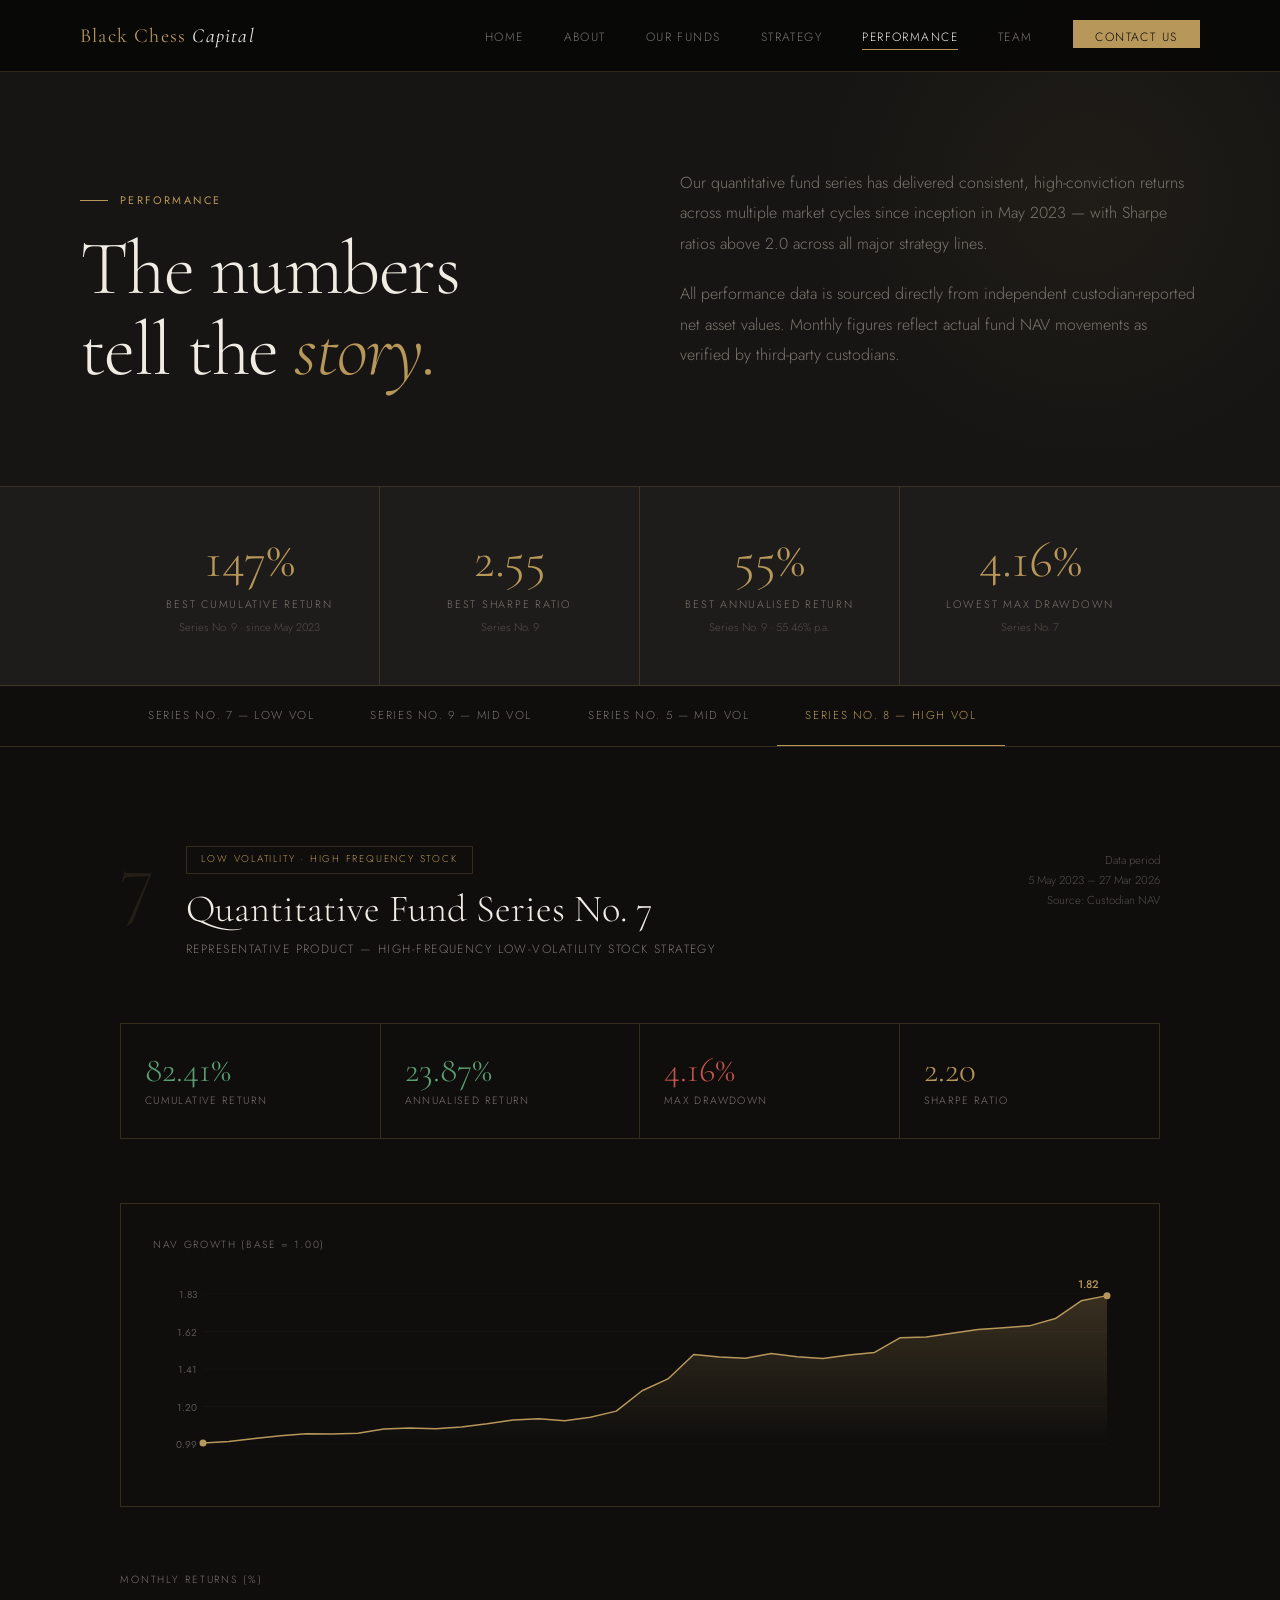
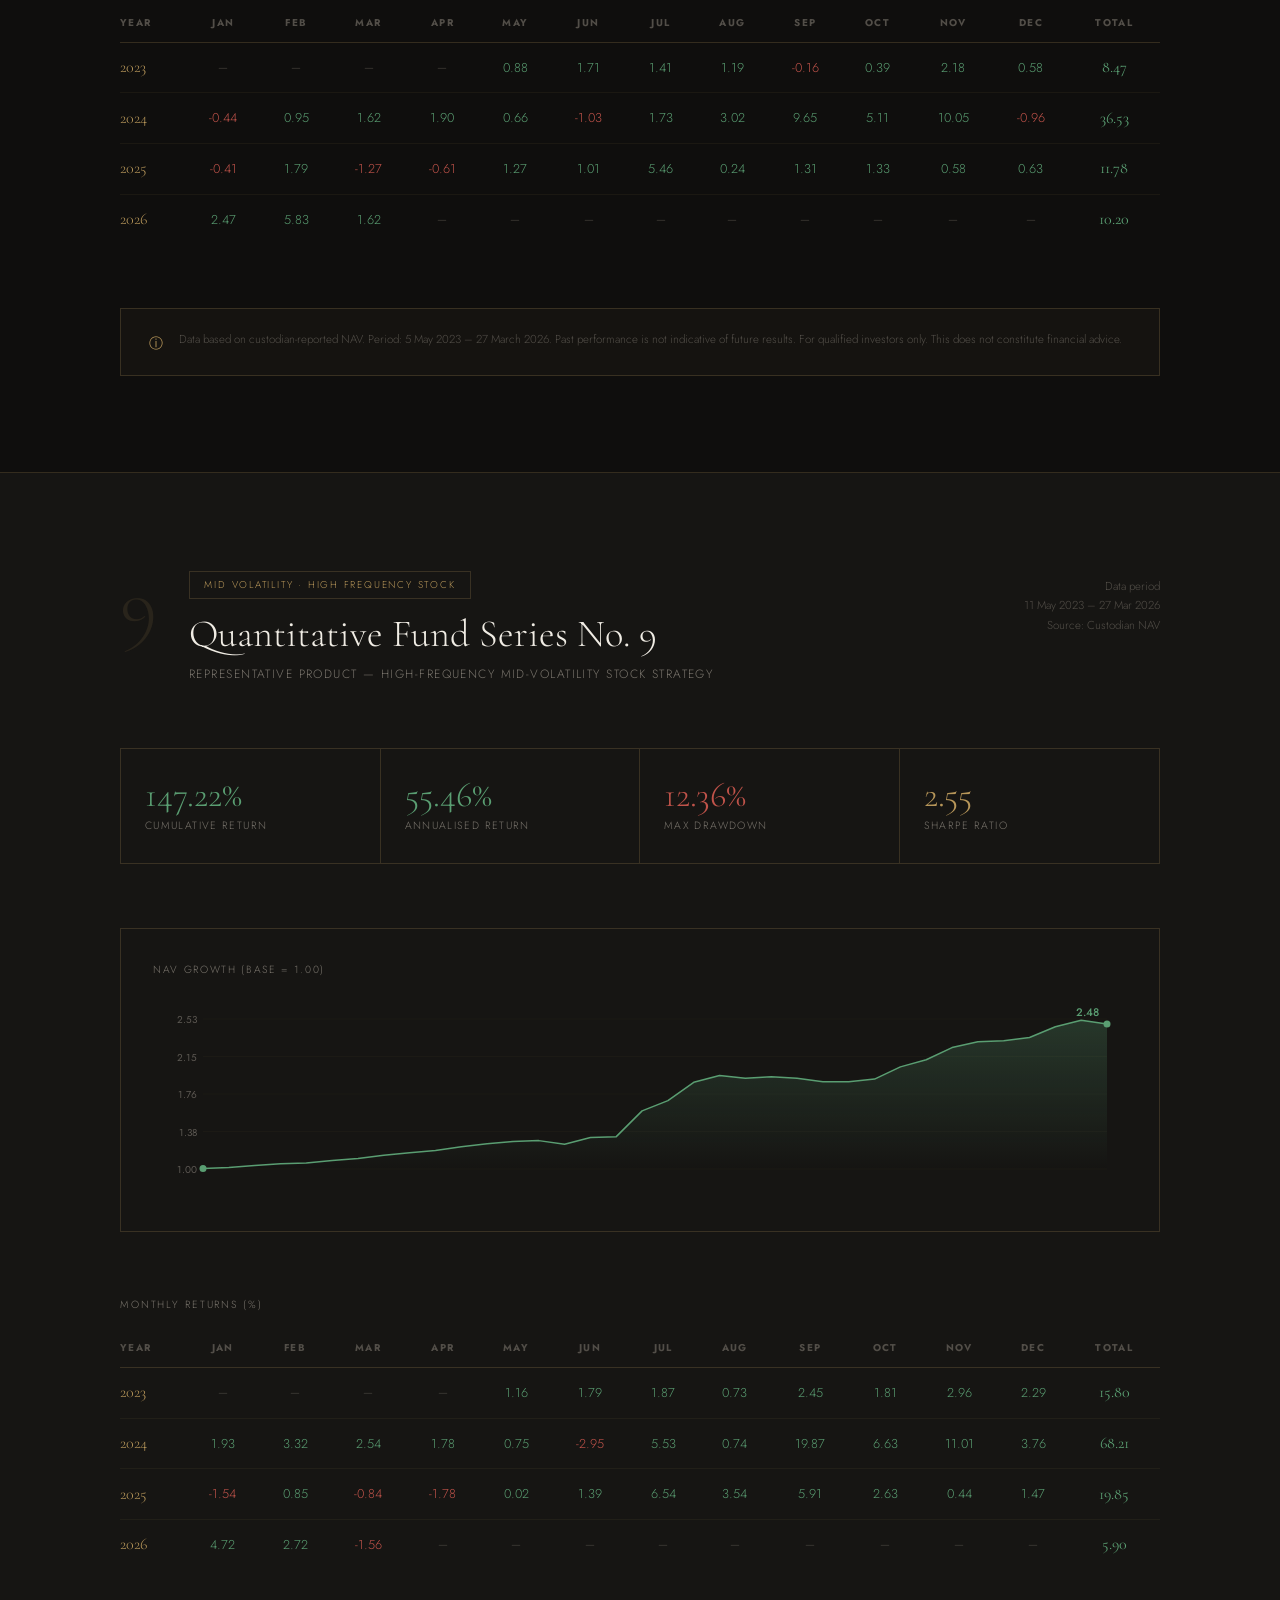
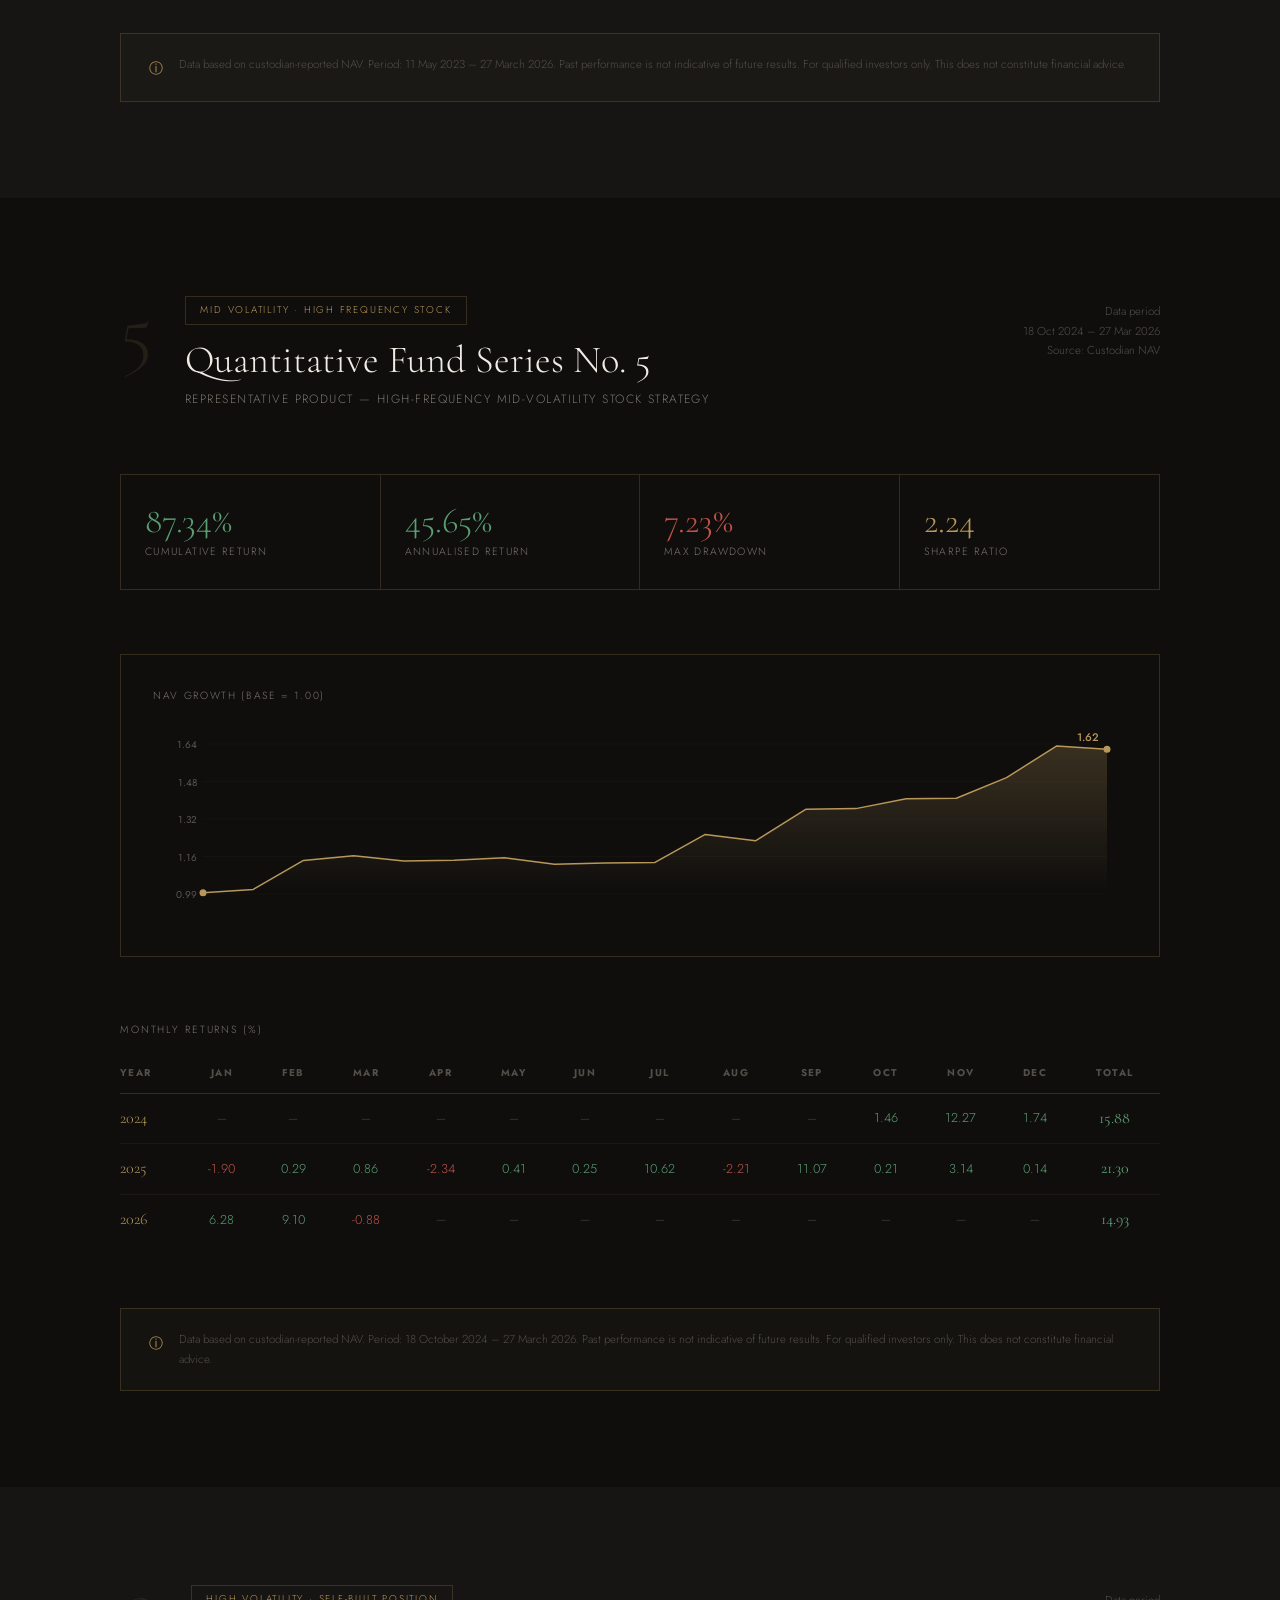
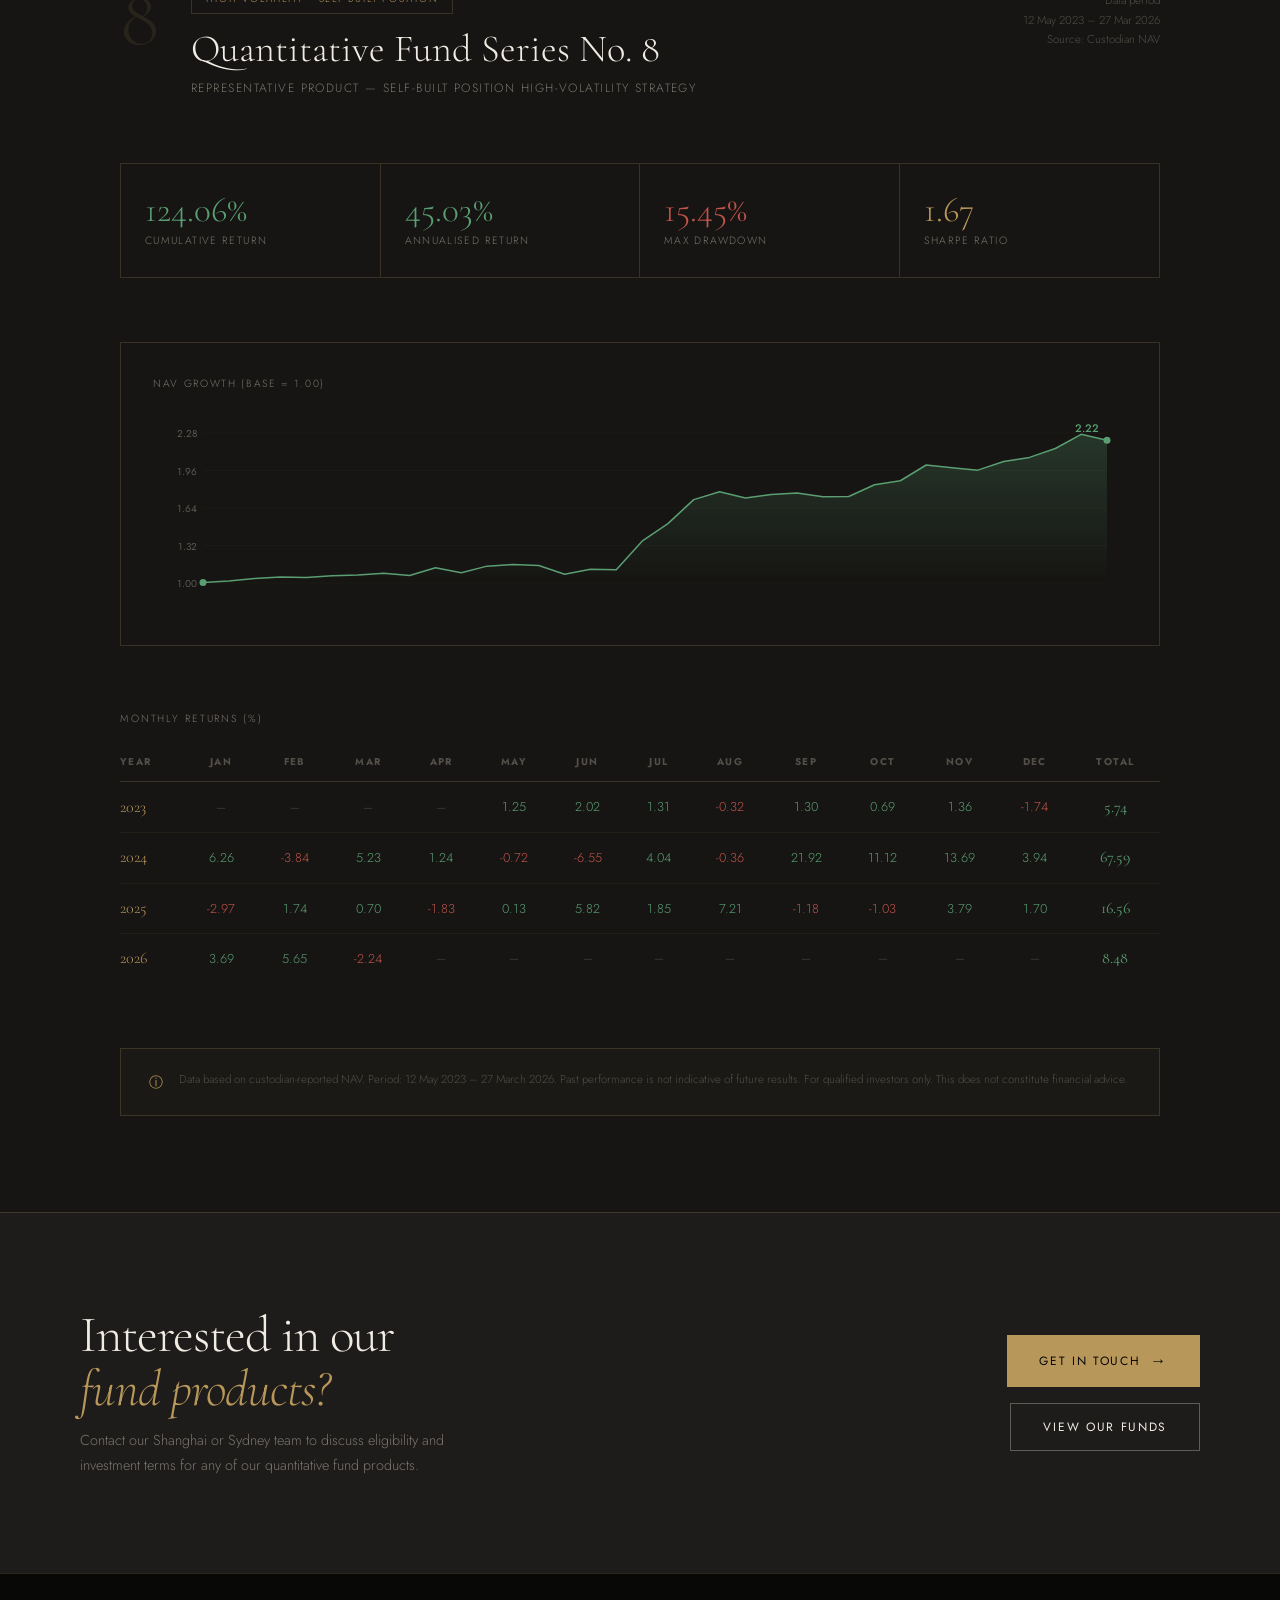
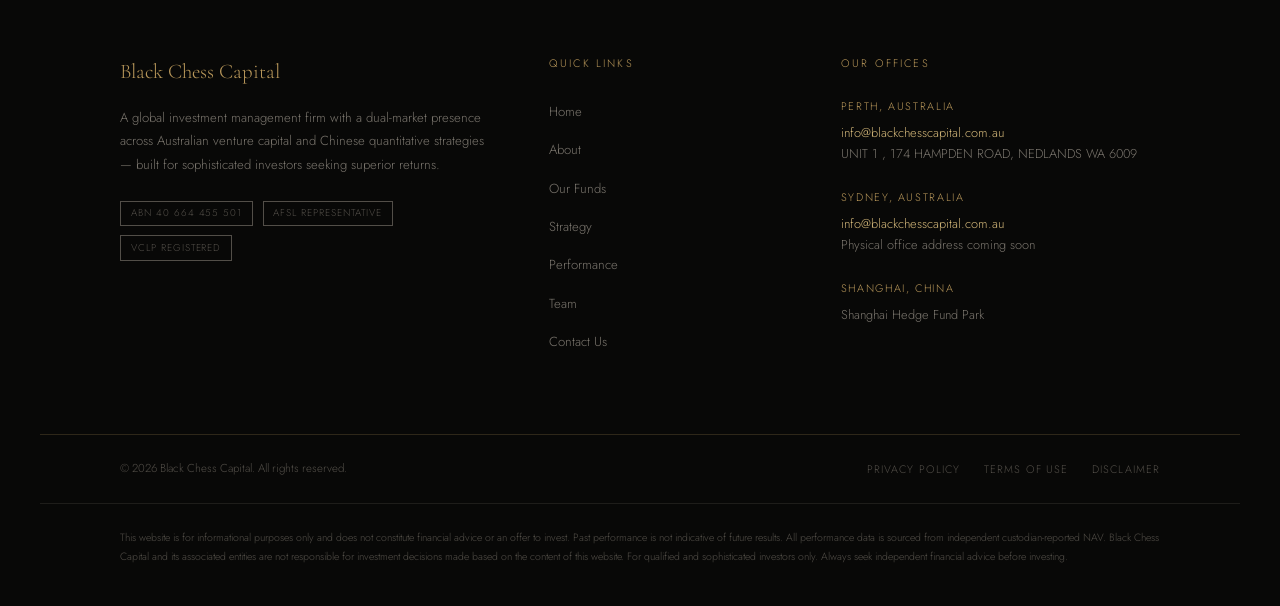
<file: static/performance.html>
<!DOCTYPE html>
<html lang="en">
<head>
  <meta charset="UTF-8">
  <meta name="viewport" content="width=device-width, initial-scale=1.0">
  <title>Performance — Black Chess Capital</title>
  <meta name="description" content="Black Chess Capital quantitative fund performance data — cumulative returns, monthly breakdowns, Sharpe ratios, and drawdown figures.">
  <link href="https://fonts.googleapis.com/css2?family=Cormorant+Garamond:ital,wght@0,300;0,400;0,500;1,300;1,400&family=Jost:wght@300;400;500&display=swap" rel="stylesheet">
  <style>
    :root {
      --black:#080807; --dark:#0f0e0d; --dark2:#161513; --dark3:#1e1c1a;
      --gold:#b8975a; --gold-light:#d4b87a; --gold-dim:rgba(184,151,90,0.12);
      --gold-border:rgba(184,151,90,0.22); --white:#f0ece4; --off-white:#d4cfc6;
      --muted:#7a756d; --muted2:#524e48; --green:#5a9e72; --green-dim:rgba(90,158,114,0.15);
      --red:#c0534a; --red-dim:rgba(192,83,74,0.15); --nav-h:72px;
    }
    *,*::before,*::after{margin:0;padding:0;box-sizing:border-box}
    html{scroll-behavior:smooth}
    body{background:var(--dark);color:var(--white);font-family:'Jost',sans-serif;font-weight:300;line-height:1.7;overflow-x:hidden}
    ::-webkit-scrollbar{width:4px}::-webkit-scrollbar-track{background:var(--black)}::-webkit-scrollbar-thumb{background:var(--gold-border);border-radius:2px}
    ::selection{background:var(--gold);color:var(--black)}
    a{color:inherit;text-decoration:none} p{color:var(--off-white)}
    .section{padding:7rem 0;position:relative}
    .container{max-width:1200px;margin:0 auto;padding:0 5rem}
    .divider{height:0.5px;background:var(--gold-border)}
    .display{font-family:'Cormorant Garamond',serif;font-weight:300;line-height:1.05;letter-spacing:-0.02em}
    .display em{font-style:italic;color:var(--gold)}
    .eyebrow{display:inline-flex;align-items:center;gap:12px;font-size:0.68rem;letter-spacing:0.22em;text-transform:uppercase;color:var(--gold);font-family:'Jost',sans-serif;font-weight:400}
    .eyebrow::before{content:'';display:block;width:28px;height:0.5px;background:var(--gold);flex-shrink:0}
    .btn{display:inline-flex;align-items:center;gap:10px;padding:0.8rem 2rem;font-family:'Jost',sans-serif;font-size:0.75rem;font-weight:400;letter-spacing:0.14em;text-transform:uppercase;cursor:pointer;transition:all 0.28s ease;border:none}
    .btn-gold{background:var(--gold);color:var(--black)}.btn-gold:hover{background:var(--gold-light);transform:translateY(-1px)}
    .btn-outline{background:transparent;color:var(--white);border:0.5px solid rgba(240,236,228,0.3)}.btn-outline:hover{border-color:var(--gold);color:var(--gold);transform:translateY(-1px)}
    .btn-arrow::after{content:'→';font-size:1rem;transition:transform 0.2s}.btn-arrow:hover::after{transform:translateX(4px)}
    .reveal{opacity:0;transform:translateY(28px);transition:opacity 0.75s ease,transform 0.75s ease}
    .reveal.visible{opacity:1;transform:translateY(0)}
    .reveal-delay-1{transition-delay:0.1s}.reveal-delay-2{transition-delay:0.2s}
    .reveal-delay-3{transition-delay:0.3s}.reveal-delay-4{transition-delay:0.4s}

    /* NAV */
    #site-nav{position:fixed;top:0;left:0;right:0;height:var(--nav-h);z-index:1000;display:flex;align-items:center;justify-content:space-between;padding:0 5rem;background:rgba(8,8,7,0.92);backdrop-filter:blur(16px);border-bottom:0.5px solid var(--gold-border);transition:background 0.3s}
    .nav-logo{font-family:'Cormorant Garamond',serif;font-size:1.25rem;font-weight:400;color:var(--gold);letter-spacing:0.06em}
    .nav-logo span{color:var(--white);font-style:italic}
    .nav-links{display:flex;align-items:center;gap:2.5rem;list-style:none}
    .nav-links a{font-size:0.75rem;letter-spacing:0.12em;text-transform:uppercase;color:var(--muted);transition:color 0.25s;position:relative;padding-bottom:2px}
    .nav-links a::after{content:'';position:absolute;bottom:-2px;left:0;right:0;height:0.5px;background:var(--gold);transform:scaleX(0);transition:transform 0.25s}
    .nav-links a:hover,.nav-links a.active{color:var(--white)}.nav-links a:hover::after,.nav-links a.active::after{transform:scaleX(1)}
    .nav-cta{background:var(--gold)!important;color:var(--black)!important;padding:0.5rem 1.4rem}.nav-cta:hover{background:var(--gold-light)!important}.nav-cta::after{display:none!important}
    .hamburger{display:none;flex-direction:column;gap:5px;cursor:pointer;background:none;border:none;padding:4px}
    .hamburger span{display:block;width:22px;height:0.5px;background:var(--white)}

    /* PAGE HERO */
    .page-hero{padding:calc(var(--nav-h) + 6rem) 5rem 6rem;background:var(--dark2);border-bottom:0.5px solid var(--gold-border);position:relative;overflow:hidden}
    .page-hero::before{content:'';position:absolute;top:-80px;right:-80px;width:550px;height:550px;border-radius:50%;background:radial-gradient(circle,rgba(184,151,90,0.06) 0%,transparent 70%);pointer-events:none}
    .page-hero-inner{max-width:1200px;margin:0 auto;display:grid;grid-template-columns:1fr 1fr;gap:5rem;align-items:end}
    .page-hero-title{font-size:clamp(3rem,6vw,5.5rem);margin:1.25rem 0 0}
    .page-hero-desc{font-size:1rem;color:var(--muted);line-height:1.9;margin-bottom:1.25rem}

    /* SUMMARY SCORECARD */
    #scorecard{ background:var(--dark3); border-bottom:0.5px solid var(--gold-border); }
    .scorecard-grid{
      display:grid; grid-template-columns:repeat(4,1fr);
      gap:0; max-width:1200px; margin:0 auto; padding:0 5rem;
    }
    .scorecard-item{
      padding:3rem 2rem;
      border-right:0.5px solid var(--gold-border);
      text-align:center;
    }
    .scorecard-item:last-child{ border-right:none; }
    .scorecard-val{
      font-family:'Cormorant Garamond',serif;
      font-size:3.2rem; font-weight:300; color:var(--gold);
      line-height:1; margin-bottom:0.5rem;
    }
    .scorecard-label{
      font-size:0.68rem; letter-spacing:0.16em; text-transform:uppercase; color:var(--muted);
    }
    .scorecard-sub{
      font-size:0.7rem; color:var(--muted2); margin-top:0.3rem;
    }

    /* FUND SELECTOR TABS */
    .fund-tabs{
      background:var(--dark); border-bottom:0.5px solid var(--gold-border);
      position:sticky; top:var(--nav-h); z-index:50;
    }
    .fund-tabs-inner{
      max-width:1200px; margin:0 auto; padding:0 5rem; display:flex;
    }
    .fund-tab{
      padding:1.25rem 1.75rem; font-size:0.72rem; letter-spacing:0.14em;
      text-transform:uppercase; color:var(--muted); cursor:pointer;
      border-bottom:1.5px solid transparent; transition:color 0.25s,border-color 0.25s;
      white-space:nowrap;
    }
    .fund-tab:hover{ color:var(--off-white); }
    .fund-tab.active{ color:var(--gold); border-bottom-color:var(--gold); }

    /* FUND PERFORMANCE BLOCK */
    .perf-block{
      padding:6rem 0;
      scroll-margin-top:calc(var(--nav-h) + 52px);
    }
    .perf-block-header{
      display:grid; grid-template-columns:auto 1fr auto;
      gap:2rem; align-items:start; margin-bottom:4rem;
    }
    .perf-block-num{
      font-family:'Cormorant Garamond',serif;
      font-size:5rem; font-weight:300;
      color:rgba(184,151,90,0.12); line-height:0.9;
    }
    .perf-block-badge{
      display:inline-block; font-size:0.62rem; letter-spacing:0.18em;
      text-transform:uppercase; color:var(--gold); border:0.5px solid var(--gold-border);
      padding:0.3rem 0.9rem; margin-bottom:0.75rem;
    }
    .perf-block-title{
      font-family:'Cormorant Garamond',serif;
      font-size:clamp(1.8rem,3vw,2.6rem); font-weight:300; line-height:1.2;
    }
    .perf-block-subtitle{
      font-size:0.75rem; letter-spacing:0.12em; text-transform:uppercase; color:var(--muted);
      margin-top:0.4rem;
    }
    .perf-block-period{
      font-size:0.72rem; color:var(--muted2); text-align:right; padding-top:0.5rem;
      line-height:1.7;
    }

    /* KEY METRICS ROW */
    .key-metrics{
      display:grid; grid-template-columns:repeat(4,1fr);
      gap:0; border:0.5px solid var(--gold-border); margin-bottom:4rem;
    }
    .key-metric{
      padding:1.75rem 1.5rem; border-right:0.5px solid var(--gold-border);
    }
    .key-metric:last-child{ border-right:none; }
    .key-metric-val{
      font-family:'Cormorant Garamond',serif;
      font-size:2.2rem; font-weight:300; line-height:1; margin-bottom:0.3rem;
    }
    .key-metric-val.pos{ color:var(--green); }
    .key-metric-val.gold{ color:var(--gold); }
    .key-metric-val.neg{ color:var(--red); }
    .key-metric-label{
      font-size:0.66rem; letter-spacing:0.13em; text-transform:uppercase; color:var(--muted);
    }

    /* GROWTH CHART */
    .chart-wrap{
      margin-bottom:4rem;
      border:0.5px solid var(--gold-border);
      padding:2rem;
    }
    .chart-label{
      font-size:0.65rem; letter-spacing:0.16em; text-transform:uppercase;
      color:var(--muted); margin-bottom:1.25rem;
    }
    .chart-svg{ width:100%; display:block; }

    /* MONTHLY TABLE */
    .monthly-section{ margin-bottom:4rem; }
    .monthly-title{
      font-size:0.65rem; letter-spacing:0.18em; text-transform:uppercase;
      color:var(--muted); margin-bottom:1rem;
    }
    .monthly-table{ width:100%; border-collapse:collapse; }
    .monthly-table th{
      font-size:0.62rem; letter-spacing:0.14em; text-transform:uppercase;
      color:var(--muted2); padding:0.65rem 0.6rem; text-align:center;
      border-bottom:0.5px solid var(--gold-border);
    }
    .monthly-table th:first-child{ text-align:left; padding-left:0; }
    .monthly-table td{
      padding:0.7rem 0.6rem; font-size:0.8rem; text-align:center;
      border-bottom:0.5px solid rgba(184,151,90,0.07);
    }
    .monthly-table td:first-child{
      text-align:left; padding-left:0;
      font-family:'Cormorant Garamond',serif; font-size:1rem; color:var(--gold);
    }
    .monthly-table tr:last-child td{ border-bottom:none; }
    .monthly-table .total-col{
      font-family:'Cormorant Garamond',serif; font-size:1rem; font-weight:400;
    }
    td.pos{ color:var(--green); }
    td.neg{ color:var(--red); }
    td.dash{ color:var(--muted2); font-size:0.7rem; }

    /* DISCLAIMER BOX */
    .disclaimer-box{
      padding:1.25rem 1.75rem; border:0.5px solid var(--gold-border);
      background:rgba(184,151,90,0.03); display:flex; gap:1rem; align-items:flex-start;
      margin-top:2rem;
    }
    .disclaimer-box-icon{ color:var(--gold); flex-shrink:0; font-size:0.9rem; margin-top:0.1rem; }
    .disclaimer-box p{ font-size:0.72rem; color:var(--muted2); line-height:1.75; }

    /* CTA BANNER */
    #cta-banner{ background:var(--dark3); border-top:0.5px solid var(--gold-border); padding:6rem 5rem; }
    .cta-banner-inner{ max-width:1200px; margin:0 auto; display:grid; grid-template-columns:1fr auto; gap:3rem 5rem; align-items:center; }
    .cta-banner-inner p{ font-size:0.9rem; color:var(--muted); max-width:420px; margin-top:0.75rem; }
    .cta-banner-btns{ display:flex; flex-direction:column; gap:1rem; align-items:flex-end; }

    /* FOOTER */
    #site-footer{background:var(--black);border-top:0.5px solid var(--gold-border)}
    .footer-main{display:grid;grid-template-columns:1.6fr 1fr 1.4fr;gap:4rem;padding:5rem;max-width:1200px;margin:0 auto}
    .footer-brand-name{font-family:'Cormorant Garamond',serif;font-size:1.3rem;color:var(--gold);margin-bottom:1rem}
    .footer-brand-desc{font-size:0.82rem;color:var(--muted);line-height:1.8;margin-bottom:1.5rem}
    .footer-tags{display:flex;gap:0.6rem;flex-wrap:wrap}
    .footer-tags span{font-size:0.62rem;letter-spacing:0.1em;text-transform:uppercase;color:var(--muted2);border:0.5px solid var(--muted2);padding:0.2rem 0.6rem}
    .footer-col-title{font-size:0.68rem;letter-spacing:0.2em;text-transform:uppercase;color:var(--gold);margin-bottom:1.5rem}
    .footer-links{list-style:none;display:flex;flex-direction:column;gap:0.7rem}
    .footer-links a{font-size:0.82rem;color:var(--muted);transition:color 0.2s}.footer-links a:hover{color:var(--gold)}
    .footer-office{margin-bottom:1.5rem}
    .footer-office-city{font-size:0.68rem;letter-spacing:0.15em;text-transform:uppercase;color:var(--gold);margin-bottom:0.4rem}
    .footer-office p{font-size:0.8rem;color:var(--muted);line-height:1.65}
    .footer-office a{color:var(--gold-light);transition:color 0.2s}.footer-office a:hover{color:var(--gold)}
    .footer-bottom{border-top:0.5px solid var(--gold-border);padding:1.5rem 5rem;max-width:1200px;margin:0 auto;display:flex;justify-content:space-between;align-items:center;gap:1rem;flex-wrap:wrap}
    .footer-copy{font-size:0.72rem;color:var(--muted2)}
    .footer-legal{display:flex;gap:1.5rem}
    .footer-legal a{font-size:0.68rem;letter-spacing:0.1em;text-transform:uppercase;color:var(--muted2);transition:color 0.2s}.footer-legal a:hover{color:var(--muted)}
    .footer-disclaimer{border-top:0.5px solid rgba(80,76,72,0.3);padding:1.5rem 5rem 2.5rem;max-width:1200px;margin:0 auto}
    .footer-disclaimer p{font-size:0.66rem;color:var(--muted2);line-height:1.8}

    /* RESPONSIVE */
    @media(max-width:1100px){
      .page-hero-inner{grid-template-columns:1fr;gap:3rem}
      .scorecard-grid{grid-template-columns:1fr 1fr;padding:0 1.5rem}
      .scorecard-item:nth-child(2){border-right:none}
      .scorecard-item:nth-child(3){border-top:0.5px solid var(--gold-border)}
      .key-metrics{grid-template-columns:1fr 1fr}
      .key-metric:nth-child(2){border-right:none}
      .key-metric:nth-child(3){border-top:0.5px solid var(--gold-border)}
      .perf-block-header{grid-template-columns:auto 1fr;gap:1.5rem}
      .perf-block-period{grid-column:1/-1;text-align:left}
      .footer-main{grid-template-columns:1fr;gap:2.5rem;padding:3rem 1.5rem}
      .footer-bottom,.footer-disclaimer{padding-left:1.5rem;padding-right:1.5rem}
      .cta-banner-inner{grid-template-columns:1fr}
      .cta-banner-btns{flex-direction:row;align-items:flex-start}
    }
    @media(max-width:768px){
      #site-nav{padding:0 1.5rem}
      .nav-links{display:none;position:fixed;top:var(--nav-h);left:0;right:0;flex-direction:column;background:var(--black);padding:2rem 1.5rem;gap:1.5rem;border-bottom:0.5px solid var(--gold-border)}
      .nav-links.open{display:flex}
      .hamburger{display:flex}
      .page-hero{padding:calc(var(--nav-h) + 4rem) 1.5rem 4rem}
      .container{padding:0 1.5rem}
      .section,.perf-block{padding:4rem 0}
      .fund-tabs-inner{padding:0 1.5rem;overflow-x:auto}
      .scorecard-grid{grid-template-columns:1fr 1fr}
      .key-metrics{grid-template-columns:1fr 1fr}
      .monthly-table{font-size:0.72rem}
      #cta-banner{padding:4rem 1.5rem}
    }
  </style>
</head>
<body>

<!-- NAV -->
<nav id="site-nav">
  <a class="nav-logo" href="index.html">Black Chess <span>Capital</span></a>
  <ul class="nav-links" id="nav-links">
    <li><a href="index.html">Home</a></li>
    <li><a href="about.html">About</a></li>
    <li><a href="funds.html">Our Funds</a></li>
    <li><a href="strategy.html">Strategy</a></li>
    <li><a href="performance.html" class="active">Performance</a></li>
    <li><a href="team.html">Team</a></li>
    <li><a href="contact.html" class="nav-cta">Contact Us</a></li>
  </ul>
  <button class="hamburger" id="hamburger" aria-label="Toggle menu">
    <span></span><span></span><span></span>
  </button>
</nav>

<!-- PAGE HERO -->
<div class="page-hero">
  <div class="page-hero-inner">
    <div>
      <div class="eyebrow reveal">Performance</div>
      <h1 class="display page-hero-title reveal reveal-delay-1">
        The numbers<br>tell the <em>story.</em>
      </h1>
    </div>
    <div class="reveal reveal-delay-2">
      <p class="page-hero-desc">
        Our quantitative fund series has delivered consistent, 
        high-conviction returns across multiple market cycles since 
        inception in May 2023 — with Sharpe ratios above 2.0 across 
        all major strategy lines.
      </p>
      <p class="page-hero-desc">
        All performance data is sourced directly from independent 
        custodian-reported net asset values. Monthly figures reflect 
        actual fund NAV movements as verified by third-party custodians.
      </p>
    </div>
  </div>
</div>

<!-- SUMMARY SCORECARD -->
<div id="scorecard">
  <div class="scorecard-grid">
    <div class="scorecard-item reveal">
      <div class="scorecard-val">147%</div>
      <div class="scorecard-label">Best Cumulative Return</div>
      <div class="scorecard-sub">Series No. 9 · since May 2023</div>
    </div>
    <div class="scorecard-item reveal reveal-delay-1">
      <div class="scorecard-val">2.55</div>
      <div class="scorecard-label">Best Sharpe Ratio</div>
      <div class="scorecard-sub">Series No. 9</div>
    </div>
    <div class="scorecard-item reveal reveal-delay-2">
      <div class="scorecard-val">55%</div>
      <div class="scorecard-label">Best Annualised Return</div>
      <div class="scorecard-sub">Series No. 9 · 55.46% p.a.</div>
    </div>
    <div class="scorecard-item reveal reveal-delay-3">
      <div class="scorecard-val">4.16%</div>
      <div class="scorecard-label">Lowest Max Drawdown</div>
      <div class="scorecard-sub">Series No. 7</div>
    </div>
  </div>
</div>

<!-- FUND TABS -->
<div class="fund-tabs">
  <div class="fund-tabs-inner">
    <div class="fund-tab active" data-target="fund7">Series No. 7 — Low Vol</div>
    <div class="fund-tab" data-target="fund9">Series No. 9 — Mid Vol</div>
    <div class="fund-tab" data-target="fund5">Series No. 5 — Mid Vol</div>
    <div class="fund-tab" data-target="fund8">Series No. 8 — High Vol</div>
  </div>
</div>

<!-- ═══════════════════════════
  FUND SERIES NO. 7
═══════════════════════════ -->
<div id="fund7" class="perf-block" style="background:var(--dark);">
  <div class="container">
    <div class="perf-block-header reveal">
      <div class="perf-block-num">7</div>
      <div>
        <div class="perf-block-badge">Low Volatility · High Frequency Stock</div>
        <h2 class="perf-block-title">Quantitative Fund Series No. 7</h2>
        <div class="perf-block-subtitle">Representative product — high-frequency low-volatility stock strategy</div>
      </div>
      <div class="perf-block-period">
        Data period<br>5 May 2023 – 27 Mar 2026<br>Source: Custodian NAV
      </div>
    </div>

    <div class="key-metrics reveal">
      <div class="key-metric">
        <div class="key-metric-val pos">82.41%</div>
        <div class="key-metric-label">Cumulative Return</div>
      </div>
      <div class="key-metric">
        <div class="key-metric-val pos">23.87%</div>
        <div class="key-metric-label">Annualised Return</div>
      </div>
      <div class="key-metric">
        <div class="key-metric-val neg">4.16%</div>
        <div class="key-metric-label">Max Drawdown</div>
      </div>
      <div class="key-metric">
        <div class="key-metric-val gold">2.20</div>
        <div class="key-metric-label">Sharpe Ratio</div>
      </div>
    </div>

    <!-- NAV Growth Chart -->
    <div class="chart-wrap reveal">
      <div class="chart-label">NAV Growth (Base = 1.00)</div>
      <canvas id="chart7" class="chart-svg" height="200"></canvas>
    </div>

    <!-- Monthly Returns Table -->
    <div class="monthly-section reveal">
      <div class="monthly-title">Monthly Returns (%)</div>
      <div style="overflow-x:auto;">
        <table class="monthly-table">
          <thead>
            <tr>
              <th>Year</th>
              <th>Jan</th><th>Feb</th><th>Mar</th><th>Apr</th>
              <th>May</th><th>Jun</th><th>Jul</th><th>Aug</th>
              <th>Sep</th><th>Oct</th><th>Nov</th><th>Dec</th>
              <th>Total</th>
            </tr>
          </thead>
          <tbody>
            <tr>
              <td>2023</td>
              <td class="dash">—</td><td class="dash">—</td><td class="dash">—</td><td class="dash">—</td>
              <td class="pos">0.88</td><td class="pos">1.71</td><td class="pos">1.41</td><td class="pos">1.19</td>
              <td class="neg">-0.16</td><td class="pos">0.39</td><td class="pos">2.18</td><td class="pos">0.58</td>
              <td class="pos total-col">8.47</td>
            </tr>
            <tr>
              <td>2024</td>
              <td class="neg">-0.44</td><td class="pos">0.95</td><td class="pos">1.62</td><td class="pos">1.90</td>
              <td class="pos">0.66</td><td class="neg">-1.03</td><td class="pos">1.73</td><td class="pos">3.02</td>
              <td class="pos">9.65</td><td class="pos">5.11</td><td class="pos">10.05</td><td class="neg">-0.96</td>
              <td class="pos total-col">36.53</td>
            </tr>
            <tr>
              <td>2025</td>
              <td class="neg">-0.41</td><td class="pos">1.79</td><td class="neg">-1.27</td><td class="neg">-0.61</td>
              <td class="pos">1.27</td><td class="pos">1.01</td><td class="pos">5.46</td><td class="pos">0.24</td>
              <td class="pos">1.31</td><td class="pos">1.33</td><td class="pos">0.58</td><td class="pos">0.63</td>
              <td class="pos total-col">11.78</td>
            </tr>
            <tr>
              <td>2026</td>
              <td class="pos">2.47</td><td class="pos">5.83</td><td class="pos">1.62</td>
              <td class="dash">—</td><td class="dash">—</td><td class="dash">—</td>
              <td class="dash">—</td><td class="dash">—</td><td class="dash">—</td>
              <td class="dash">—</td><td class="dash">—</td><td class="dash">—</td>
              <td class="pos total-col">10.20</td>
            </tr>
          </tbody>
        </table>
      </div>
    </div>
    <div class="disclaimer-box reveal">
      <div class="disclaimer-box-icon">ⓘ</div>
      <p>Data based on custodian-reported NAV. Period: 5 May 2023 – 27 March 2026. Past performance is not indicative of future results. For qualified investors only. This does not constitute financial advice.</p>
    </div>
  </div>
</div>

<div class="divider"></div>

<!-- ═══════════════════════════
  FUND SERIES NO. 9
═══════════════════════════ -->
<div id="fund9" class="perf-block" style="background:var(--dark2);">
  <div class="container">
    <div class="perf-block-header reveal">
      <div class="perf-block-num">9</div>
      <div>
        <div class="perf-block-badge">Mid Volatility · High Frequency Stock</div>
        <h2 class="perf-block-title">Quantitative Fund Series No. 9</h2>
        <div class="perf-block-subtitle">Representative product — high-frequency mid-volatility stock strategy</div>
      </div>
      <div class="perf-block-period">
        Data period<br>11 May 2023 – 27 Mar 2026<br>Source: Custodian NAV
      </div>
    </div>

    <div class="key-metrics reveal">
      <div class="key-metric">
        <div class="key-metric-val pos">147.22%</div>
        <div class="key-metric-label">Cumulative Return</div>
      </div>
      <div class="key-metric">
        <div class="key-metric-val pos">55.46%</div>
        <div class="key-metric-label">Annualised Return</div>
      </div>
      <div class="key-metric">
        <div class="key-metric-val neg">12.36%</div>
        <div class="key-metric-label">Max Drawdown</div>
      </div>
      <div class="key-metric">
        <div class="key-metric-val gold">2.55</div>
        <div class="key-metric-label">Sharpe Ratio</div>
      </div>
    </div>

    <div class="chart-wrap reveal">
      <div class="chart-label">NAV Growth (Base = 1.00)</div>
      <canvas id="chart9" class="chart-svg" height="200"></canvas>
    </div>

    <div class="monthly-section reveal">
      <div class="monthly-title">Monthly Returns (%)</div>
      <div style="overflow-x:auto;">
        <table class="monthly-table">
          <thead>
            <tr>
              <th>Year</th>
              <th>Jan</th><th>Feb</th><th>Mar</th><th>Apr</th>
              <th>May</th><th>Jun</th><th>Jul</th><th>Aug</th>
              <th>Sep</th><th>Oct</th><th>Nov</th><th>Dec</th>
              <th>Total</th>
            </tr>
          </thead>
          <tbody>
            <tr>
              <td>2023</td>
              <td class="dash">—</td><td class="dash">—</td><td class="dash">—</td><td class="dash">—</td>
              <td class="pos">1.16</td><td class="pos">1.79</td><td class="pos">1.87</td><td class="pos">0.73</td>
              <td class="pos">2.45</td><td class="pos">1.81</td><td class="pos">2.96</td><td class="pos">2.29</td>
              <td class="pos total-col">15.80</td>
            </tr>
            <tr>
              <td>2024</td>
              <td class="pos">1.93</td><td class="pos">3.32</td><td class="pos">2.54</td><td class="pos">1.78</td>
              <td class="pos">0.75</td><td class="neg">-2.95</td><td class="pos">5.53</td><td class="pos">0.74</td>
              <td class="pos">19.87</td><td class="pos">6.63</td><td class="pos">11.01</td><td class="pos">3.76</td>
              <td class="pos total-col">68.21</td>
            </tr>
            <tr>
              <td>2025</td>
              <td class="neg">-1.54</td><td class="pos">0.85</td><td class="neg">-0.84</td><td class="neg">-1.78</td>
              <td class="pos">0.02</td><td class="pos">1.39</td><td class="pos">6.54</td><td class="pos">3.54</td>
              <td class="pos">5.91</td><td class="pos">2.63</td><td class="pos">0.44</td><td class="pos">1.47</td>
              <td class="pos total-col">19.85</td>
            </tr>
            <tr>
              <td>2026</td>
              <td class="pos">4.72</td><td class="pos">2.72</td><td class="neg">-1.56</td>
              <td class="dash">—</td><td class="dash">—</td><td class="dash">—</td>
              <td class="dash">—</td><td class="dash">—</td><td class="dash">—</td>
              <td class="dash">—</td><td class="dash">—</td><td class="dash">—</td>
              <td class="pos total-col">5.90</td>
            </tr>
          </tbody>
        </table>
      </div>
    </div>
    <div class="disclaimer-box reveal">
      <div class="disclaimer-box-icon">ⓘ</div>
      <p>Data based on custodian-reported NAV. Period: 11 May 2023 – 27 March 2026. Past performance is not indicative of future results. For qualified investors only. This does not constitute financial advice.</p>
    </div>
  </div>
</div>

<div class="divider"></div>

<!-- ═══════════════════════════
  FUND SERIES NO. 5
═══════════════════════════ -->
<div id="fund5" class="perf-block" style="background:var(--dark);">
  <div class="container">
    <div class="perf-block-header reveal">
      <div class="perf-block-num">5</div>
      <div>
        <div class="perf-block-badge">Mid Volatility · High Frequency Stock</div>
        <h2 class="perf-block-title">Quantitative Fund Series No. 5</h2>
        <div class="perf-block-subtitle">Representative product — high-frequency mid-volatility stock strategy</div>
      </div>
      <div class="perf-block-period">
        Data period<br>18 Oct 2024 – 27 Mar 2026<br>Source: Custodian NAV
      </div>
    </div>

    <div class="key-metrics reveal">
      <div class="key-metric">
        <div class="key-metric-val pos">87.34%</div>
        <div class="key-metric-label">Cumulative Return</div>
      </div>
      <div class="key-metric">
        <div class="key-metric-val pos">45.65%</div>
        <div class="key-metric-label">Annualised Return</div>
      </div>
      <div class="key-metric">
        <div class="key-metric-val neg">7.23%</div>
        <div class="key-metric-label">Max Drawdown</div>
      </div>
      <div class="key-metric">
        <div class="key-metric-val gold">2.24</div>
        <div class="key-metric-label">Sharpe Ratio</div>
      </div>
    </div>

    <div class="chart-wrap reveal">
      <div class="chart-label">NAV Growth (Base = 1.00)</div>
      <canvas id="chart5" class="chart-svg" height="200"></canvas>
    </div>

    <div class="monthly-section reveal">
      <div class="monthly-title">Monthly Returns (%)</div>
      <div style="overflow-x:auto;">
        <table class="monthly-table">
          <thead>
            <tr>
              <th>Year</th>
              <th>Jan</th><th>Feb</th><th>Mar</th><th>Apr</th>
              <th>May</th><th>Jun</th><th>Jul</th><th>Aug</th>
              <th>Sep</th><th>Oct</th><th>Nov</th><th>Dec</th>
              <th>Total</th>
            </tr>
          </thead>
          <tbody>
            <tr>
              <td>2024</td>
              <td class="dash">—</td><td class="dash">—</td><td class="dash">—</td><td class="dash">—</td>
              <td class="dash">—</td><td class="dash">—</td><td class="dash">—</td><td class="dash">—</td>
              <td class="dash">—</td><td class="pos">1.46</td><td class="pos">12.27</td><td class="pos">1.74</td>
              <td class="pos total-col">15.88</td>
            </tr>
            <tr>
              <td>2025</td>
              <td class="neg">-1.90</td><td class="pos">0.29</td><td class="pos">0.86</td><td class="neg">-2.34</td>
              <td class="pos">0.41</td><td class="pos">0.25</td><td class="pos">10.62</td><td class="neg">-2.21</td>
              <td class="pos">11.07</td><td class="pos">0.21</td><td class="pos">3.14</td><td class="pos">0.14</td>
              <td class="pos total-col">21.30</td>
            </tr>
            <tr>
              <td>2026</td>
              <td class="pos">6.28</td><td class="pos">9.10</td><td class="neg">-0.88</td>
              <td class="dash">—</td><td class="dash">—</td><td class="dash">—</td>
              <td class="dash">—</td><td class="dash">—</td><td class="dash">—</td>
              <td class="dash">—</td><td class="dash">—</td><td class="dash">—</td>
              <td class="pos total-col">14.93</td>
            </tr>
          </tbody>
        </table>
      </div>
    </div>
    <div class="disclaimer-box reveal">
      <div class="disclaimer-box-icon">ⓘ</div>
      <p>Data based on custodian-reported NAV. Period: 18 October 2024 – 27 March 2026. Past performance is not indicative of future results. For qualified investors only. This does not constitute financial advice.</p>
    </div>
  </div>
</div>

<div class="divider"></div>

<!-- ═══════════════════════════
  FUND SERIES NO. 8
═══════════════════════════ -->
<div id="fund8" class="perf-block" style="background:var(--dark2);">
  <div class="container">
    <div class="perf-block-header reveal">
      <div class="perf-block-num">8</div>
      <div>
        <div class="perf-block-badge">High Volatility · Self-Built Position</div>
        <h2 class="perf-block-title">Quantitative Fund Series No. 8</h2>
        <div class="perf-block-subtitle">Representative product — self-built position high-volatility strategy</div>
      </div>
      <div class="perf-block-period">
        Data period<br>12 May 2023 – 27 Mar 2026<br>Source: Custodian NAV
      </div>
    </div>

    <div class="key-metrics reveal">
      <div class="key-metric">
        <div class="key-metric-val pos">124.06%</div>
        <div class="key-metric-label">Cumulative Return</div>
      </div>
      <div class="key-metric">
        <div class="key-metric-val pos">45.03%</div>
        <div class="key-metric-label">Annualised Return</div>
      </div>
      <div class="key-metric">
        <div class="key-metric-val neg">15.45%</div>
        <div class="key-metric-label">Max Drawdown</div>
      </div>
      <div class="key-metric">
        <div class="key-metric-val gold">1.67</div>
        <div class="key-metric-label">Sharpe Ratio</div>
      </div>
    </div>

    <div class="chart-wrap reveal">
      <div class="chart-label">NAV Growth (Base = 1.00)</div>
      <canvas id="chart8" class="chart-svg" height="200"></canvas>
    </div>

    <div class="monthly-section reveal">
      <div class="monthly-title">Monthly Returns (%)</div>
      <div style="overflow-x:auto;">
        <table class="monthly-table">
          <thead>
            <tr>
              <th>Year</th>
              <th>Jan</th><th>Feb</th><th>Mar</th><th>Apr</th>
              <th>May</th><th>Jun</th><th>Jul</th><th>Aug</th>
              <th>Sep</th><th>Oct</th><th>Nov</th><th>Dec</th>
              <th>Total</th>
            </tr>
          </thead>
          <tbody>
            <tr>
              <td>2023</td>
              <td class="dash">—</td><td class="dash">—</td><td class="dash">—</td><td class="dash">—</td>
              <td class="pos">1.25</td><td class="pos">2.02</td><td class="pos">1.31</td><td class="neg">-0.32</td>
              <td class="pos">1.30</td><td class="pos">0.69</td><td class="pos">1.36</td><td class="neg">-1.74</td>
              <td class="pos total-col">5.74</td>
            </tr>
            <tr>
              <td>2024</td>
              <td class="pos">6.26</td><td class="neg">-3.84</td><td class="pos">5.23</td><td class="pos">1.24</td>
              <td class="neg">-0.72</td><td class="neg">-6.55</td><td class="pos">4.04</td><td class="neg">-0.36</td>
              <td class="pos">21.92</td><td class="pos">11.12</td><td class="pos">13.69</td><td class="pos">3.94</td>
              <td class="pos total-col">67.59</td>
            </tr>
            <tr>
              <td>2025</td>
              <td class="neg">-2.97</td><td class="pos">1.74</td><td class="pos">0.70</td><td class="neg">-1.83</td>
              <td class="pos">0.13</td><td class="pos">5.82</td><td class="pos">1.85</td><td class="pos">7.21</td>
              <td class="neg">-1.18</td><td class="neg">-1.03</td><td class="pos">3.79</td><td class="pos">1.70</td>
              <td class="pos total-col">16.56</td>
            </tr>
            <tr>
              <td>2026</td>
              <td class="pos">3.69</td><td class="pos">5.65</td><td class="neg">-2.24</td>
              <td class="dash">—</td><td class="dash">—</td><td class="dash">—</td>
              <td class="dash">—</td><td class="dash">—</td><td class="dash">—</td>
              <td class="dash">—</td><td class="dash">—</td><td class="dash">—</td>
              <td class="pos total-col">8.48</td>
            </tr>
          </tbody>
        </table>
      </div>
    </div>
    <div class="disclaimer-box reveal">
      <div class="disclaimer-box-icon">ⓘ</div>
      <p>Data based on custodian-reported NAV. Period: 12 May 2023 – 27 March 2026. Past performance is not indicative of future results. For qualified investors only. This does not constitute financial advice.</p>
    </div>
  </div>
</div>

<!-- CTA BANNER -->
<section id="cta-banner">
  <div class="cta-banner-inner reveal">
    <div>
      <h2 class="display" style="font-size:clamp(2rem,4vw,3.2rem);">
        Interested in our<br><em>fund products?</em>
      </h2>
      <p>Contact our Shanghai or Sydney team to discuss eligibility and investment terms for any of our quantitative fund products.</p>
    </div>
    <div class="cta-banner-btns">
      <a href="contact.html" class="btn btn-gold btn-arrow">Get In Touch</a>
      <a href="funds.html" class="btn btn-outline">View Our Funds</a>
    </div>
  </div>
</section>

<!-- FOOTER -->
<footer id="site-footer">
  <div class="footer-main">
    <div>
      <div class="footer-brand-name">Black Chess Capital</div>
      <p class="footer-brand-desc">A global investment management firm with a dual-market presence across Australian venture capital and Chinese quantitative strategies — built for sophisticated investors seeking superior returns.</p>
      <div class="footer-tags">
        <span>ABN 40 664 455 501</span>
        <span>AFSL Representative</span>
        <span>VCLP Registered</span>
      </div>
    </div>
    <div>
      <div class="footer-col-title">Quick Links</div>
      <ul class="footer-links">
        <li><a href="index.html">Home</a></li>
        <li><a href="about.html">About</a></li>
        <li><a href="funds.html">Our Funds</a></li>
        <li><a href="strategy.html">Strategy</a></li>
        <li><a href="performance.html">Performance</a></li>
        <li><a href="team.html">Team</a></li>
        <li><a href="contact.html">Contact Us</a></li>
      </ul>
    </div>
    <div>
      <div class="footer-col-title">Our Offices</div>
      <div class="footer-office">
        <div class="footer-office-city">Perth, Australia</div>
        <p><a href="mailto:info@blackchesscapital.com.au">info@blackchesscapital.com.au</a> <br>
          UNIT 1 , 174 HAMPDEN ROAD, NEDLANDS WA 6009</p>
      </div>
      <div class="footer-office">
        <div class="footer-office-city">Sydney, Australia <span style="font-size:0.6rem;color:var(--muted2);letter-spacing:0.1em;"></span></div>
        <p><a href="mailto:info@blackchesscapital.com.au">info@blackchesscapital.com.au</a> <br>
          Physical office address coming soon</p>
      </div>
      <div class="footer-office">
        <div class="footer-office-city">Shanghai, China</div>
        <p>Shanghai Hedge Fund Park</p>
      </div>
    </div>
  </div>
  <div class="footer-bottom">
    <p class="footer-copy">© 2026 Black Chess Capital. All rights reserved.</p>
    <div class="footer-legal">
      <a href="#">Privacy Policy</a>
      <a href="#">Terms of Use</a>
      <a href="#">Disclaimer</a>
    </div>
  </div>
  <div class="footer-disclaimer">
    <p>This website is for informational purposes only and does not constitute financial advice or an offer to invest. Past performance is not indicative of future results. All performance data is sourced from independent custodian-reported NAV. Black Chess Capital and its associated entities are not responsible for investment decisions made based on the content of this website. For qualified and sophisticated investors only. Always seek independent financial advice before investing.</p>
  </div>
</footer>

<script>
  /* NAV */
  document.getElementById('hamburger').addEventListener('click', () => {
    document.getElementById('nav-links').classList.toggle('open');
  });
  window.addEventListener('scroll', () => {
    document.getElementById('site-nav').style.background =
      window.scrollY > 60 ? 'rgba(8,8,7,0.98)' : 'rgba(8,8,7,0.92)';
  });

  /* REVEAL */
  const obs = new IntersectionObserver(entries => {
    entries.forEach(e => {
      if (e.isIntersecting) { e.target.classList.add('visible'); obs.unobserve(e.target); }
    });
  }, { threshold: 0.08 });
  document.querySelectorAll('.reveal').forEach(el => obs.observe(el));
  document.querySelectorAll('.page-hero .reveal, #scorecard .reveal').forEach((el, i) => {
    setTimeout(() => el.classList.add('visible'), 150 + i * 130);
  });

  /* STICKY TABS */
  const tabs = document.querySelectorAll('.fund-tab');
  const fundIds = ['fund7','fund9','fund5','fund8'];
  const tabObs = new IntersectionObserver(entries => {
    entries.forEach(e => {
      if (e.isIntersecting) {
        tabs.forEach(t => t.classList.remove('active'));
        const t = document.querySelector(`.fund-tab[data-target="${e.target.id}"]`);
        if (t) t.classList.add('active');
      }
    });
  }, { threshold: 0.25 });
  fundIds.forEach(id => { const el = document.getElementById(id); if (el) tabObs.observe(el); });
  tabs.forEach(tab => {
    tab.addEventListener('click', () => {
      const el = document.getElementById(tab.dataset.target);
      if (el) el.scrollIntoView({ behavior:'smooth' });
    });
  });

  /* NAV CHARTS — draw simple sparkline using Canvas */
  function drawChart(canvasId, monthlyData, color) {
    const canvas = document.getElementById(canvasId);
    if (!canvas) return;

    /* Build cumulative NAV from monthly returns */
    const navValues = [1.0];
    monthlyData.forEach(r => {
      navValues.push(navValues[navValues.length - 1] * (1 + r / 100));
    });

    const W = canvas.offsetWidth || 1100;
    const H = 200;
    canvas.width = W;
    canvas.height = H;
    const ctx = canvas.getContext('2d');

    const pad = { top: 20, right: 20, bottom: 30, left: 50 };
    const w = W - pad.left - pad.right;
    const h = H - pad.top - pad.bottom;

    const min = Math.min(...navValues) * 0.995;
    const max = Math.max(...navValues) * 1.005;
    const n = navValues.length;

    const xScale = i => pad.left + (i / (n - 1)) * w;
    const yScale = v => pad.top + h - ((v - min) / (max - min)) * h;

    /* Grid lines */
    ctx.strokeStyle = 'rgba(184,151,90,0.08)';
    ctx.lineWidth = 0.5;
    for (let i = 0; i <= 4; i++) {
      const y = pad.top + (i / 4) * h;
      ctx.beginPath(); ctx.moveTo(pad.left, y); ctx.lineTo(pad.left + w, y); ctx.stroke();
      const val = max - (i / 4) * (max - min);
      ctx.fillStyle = 'rgba(122,117,109,0.7)';
      ctx.font = '10px Jost, sans-serif';
      ctx.textAlign = 'right';
      ctx.fillText(val.toFixed(2), pad.left - 6, y + 4);
    }

    /* Fill area under line */
    const gradient = ctx.createLinearGradient(0, pad.top, 0, pad.top + h);
    gradient.addColorStop(0, color.replace(')', ',0.25)').replace('rgb','rgba'));
    gradient.addColorStop(1, color.replace(')', ',0)').replace('rgb','rgba'));

    ctx.beginPath();
    ctx.moveTo(xScale(0), yScale(navValues[0]));
    navValues.forEach((v, i) => { if (i > 0) ctx.lineTo(xScale(i), yScale(v)); });
    ctx.lineTo(xScale(n - 1), pad.top + h);
    ctx.lineTo(xScale(0), pad.top + h);
    ctx.closePath();
    ctx.fillStyle = gradient;
    ctx.fill();

    /* Line */
    ctx.beginPath();
    ctx.strokeStyle = color;
    ctx.lineWidth = 1.5;
    ctx.lineJoin = 'round';
    navValues.forEach((v, i) => {
      i === 0 ? ctx.moveTo(xScale(i), yScale(v)) : ctx.lineTo(xScale(i), yScale(v));
    });
    ctx.stroke();

    /* Start and end dots */
    [[0, navValues[0]], [n - 1, navValues[n - 1]]].forEach(([i, v]) => {
      ctx.beginPath();
      ctx.arc(xScale(i), yScale(v), 3.5, 0, Math.PI * 2);
      ctx.fillStyle = color;
      ctx.fill();
    });

    /* End value label */
    const endX = xScale(n - 1);
    const endY = yScale(navValues[n - 1]);
    ctx.fillStyle = color;
    ctx.font = '500 11px Jost, sans-serif';
    ctx.textAlign = 'right';
    ctx.fillText(navValues[n - 1].toFixed(2), endX - 8, endY - 8);
  }

  /* Monthly return data arrays (null = no data) */
  const data7 = [
    0.88,1.71,1.41,1.19,-0.16,0.39,2.18,0.58,        /* 2023 May-Dec */
    -0.44,0.95,1.62,1.90,0.66,-1.03,1.73,3.02,9.65,5.11,10.05,-0.96, /* 2024 */
    -0.41,1.79,-1.27,-0.61,1.27,1.01,5.46,0.24,1.31,1.33,0.58,0.63,  /* 2025 */
    2.47,5.83,1.62                                     /* 2026 Jan-Mar */
  ];
  const data9 = [
    1.16,1.79,1.87,0.73,2.45,1.81,2.96,2.29,
    1.93,3.32,2.54,1.78,0.75,-2.95,5.53,0.74,19.87,6.63,11.01,3.76,
    -1.54,0.85,-0.84,-1.78,0.02,1.39,6.54,3.54,5.91,2.63,0.44,1.47,
    4.72,2.72,-1.56
  ];
  const data5 = [
    1.46,12.27,1.74,                                   /* 2024 Oct-Dec */
    -1.90,0.29,0.86,-2.34,0.41,0.25,10.62,-2.21,11.07,0.21,3.14,0.14, /* 2025 */
    6.28,9.10,-0.88                                    /* 2026 Jan-Mar */
  ];
  const data8 = [
    1.25,2.02,1.31,-0.32,1.30,0.69,1.36,-1.74,
    6.26,-3.84,5.23,1.24,-0.72,-6.55,4.04,-0.36,21.92,11.12,13.69,3.94,
    -2.97,1.74,0.70,-1.83,0.13,5.82,1.85,7.21,-1.18,-1.03,3.79,1.70,
    3.69,5.65,-2.24
  ];

  /* Draw charts after page loads */
  window.addEventListener('load', () => {
    drawChart('chart7', data7, 'rgb(184,151,90)');
    drawChart('chart9', data9, 'rgb(90,158,114)');
    drawChart('chart5', data5, 'rgb(184,151,90)');
    drawChart('chart8', data8, 'rgb(90,158,114)');
  });

  /* Redraw on resize */
  let resizeTimer;
  window.addEventListener('resize', () => {
    clearTimeout(resizeTimer);
    resizeTimer = setTimeout(() => {
      drawChart('chart7', data7, 'rgb(184,151,90)');
      drawChart('chart9', data9, 'rgb(90,158,114)');
      drawChart('chart5', data5, 'rgb(184,151,90)');
      drawChart('chart8', data8, 'rgb(90,158,114)');
    }, 200);
  });
</script>
</body>
</html>
</file>
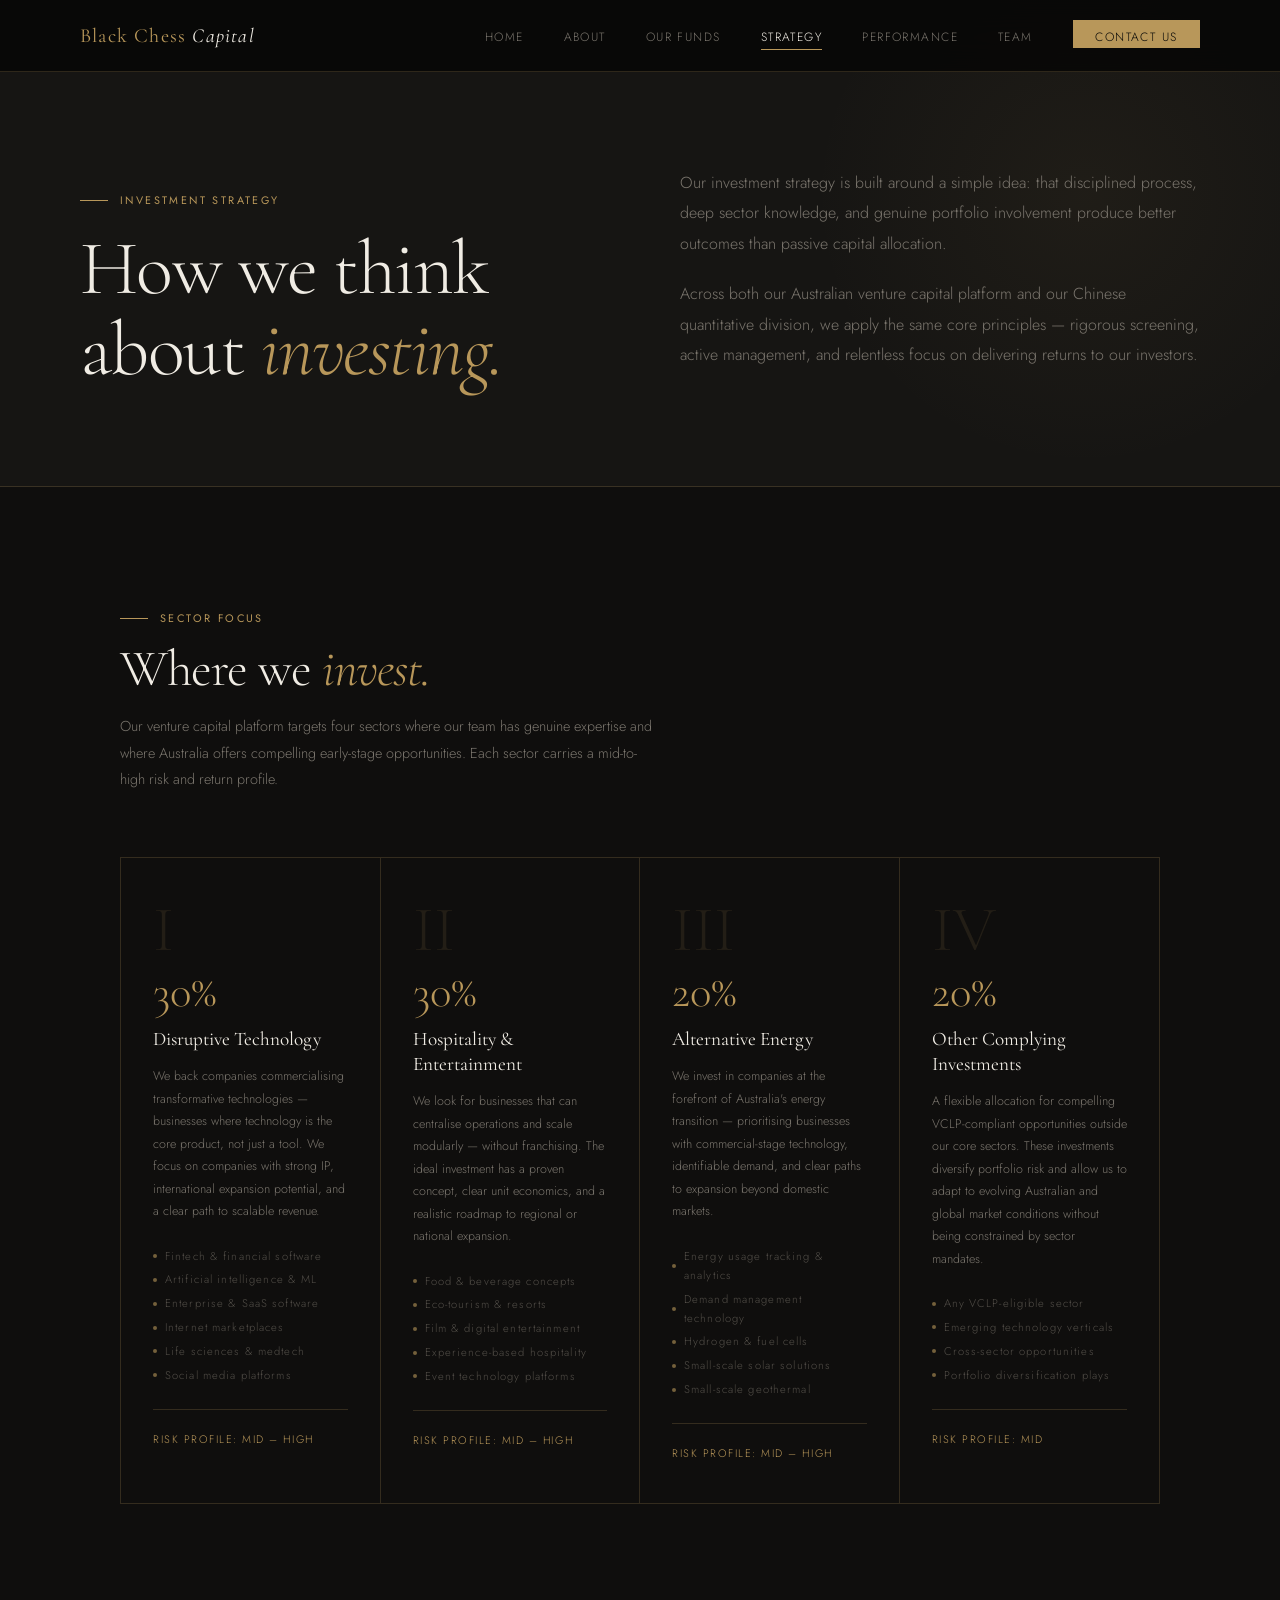
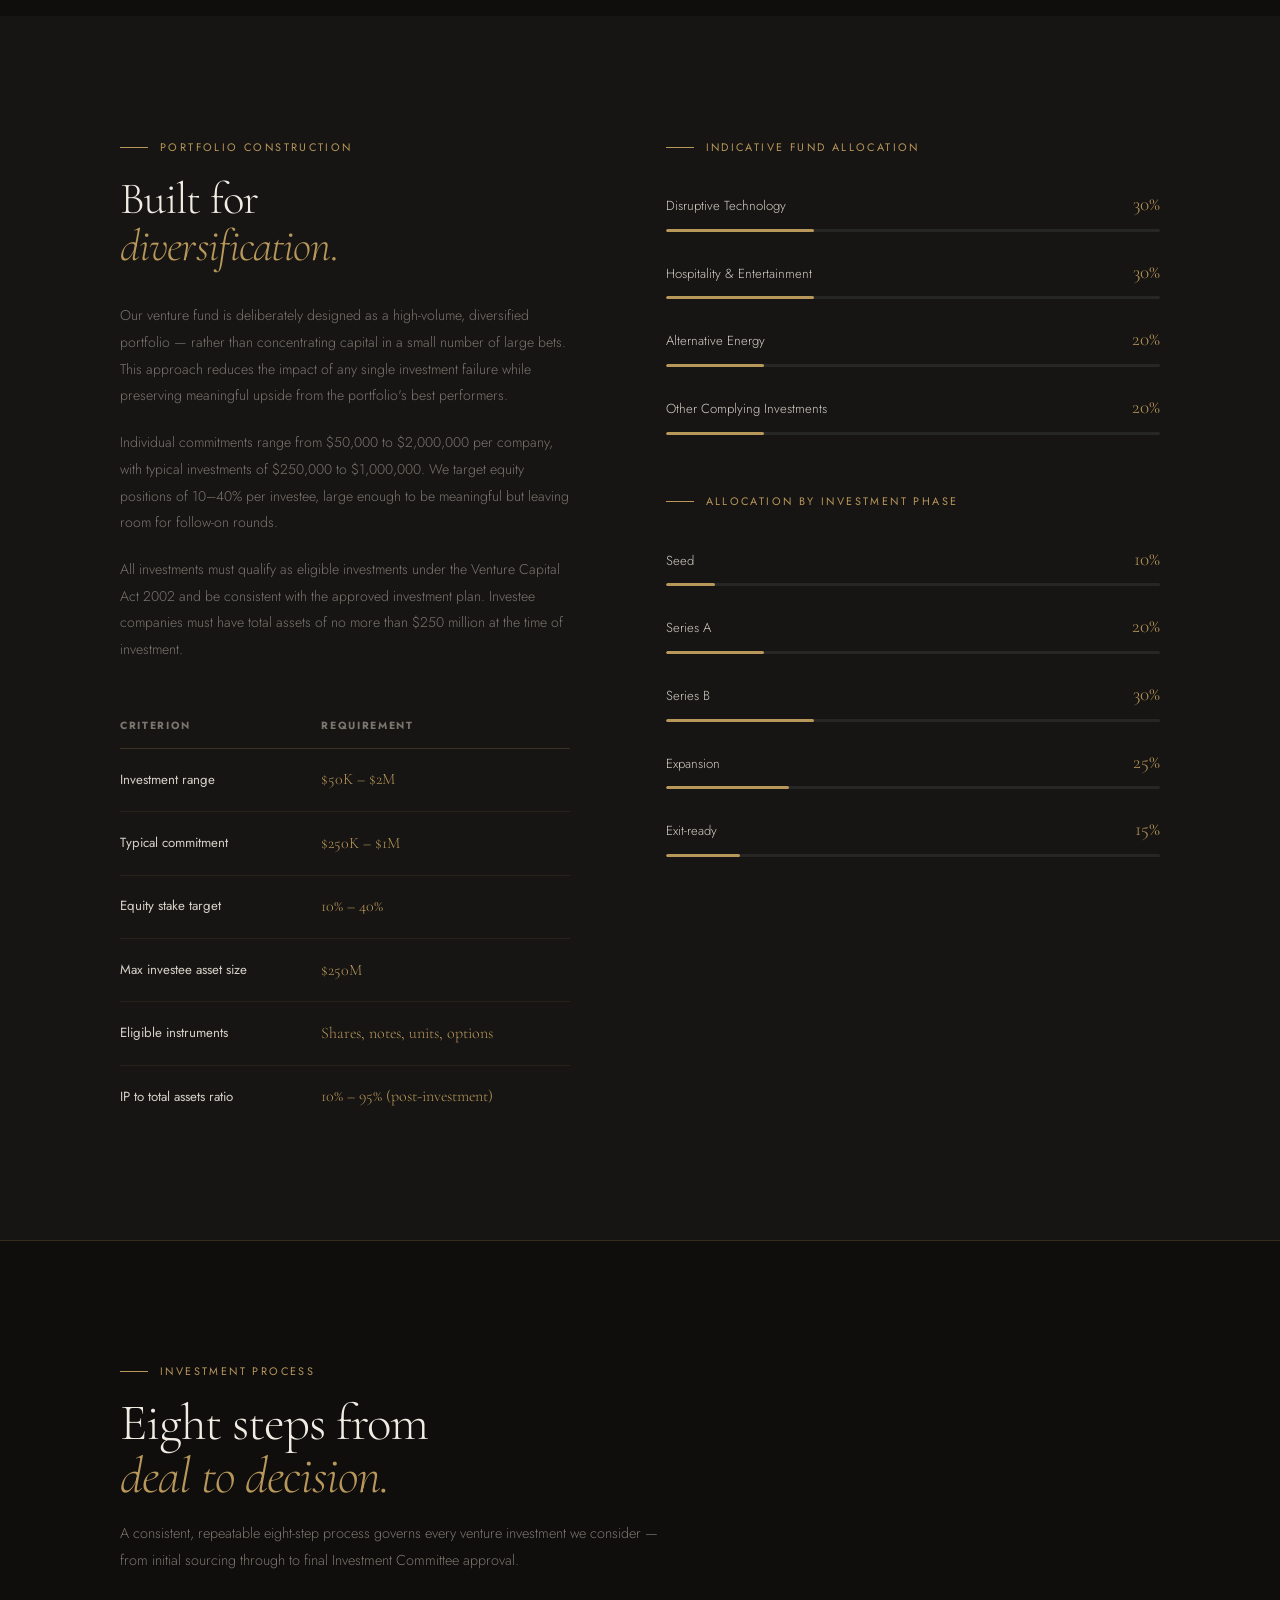
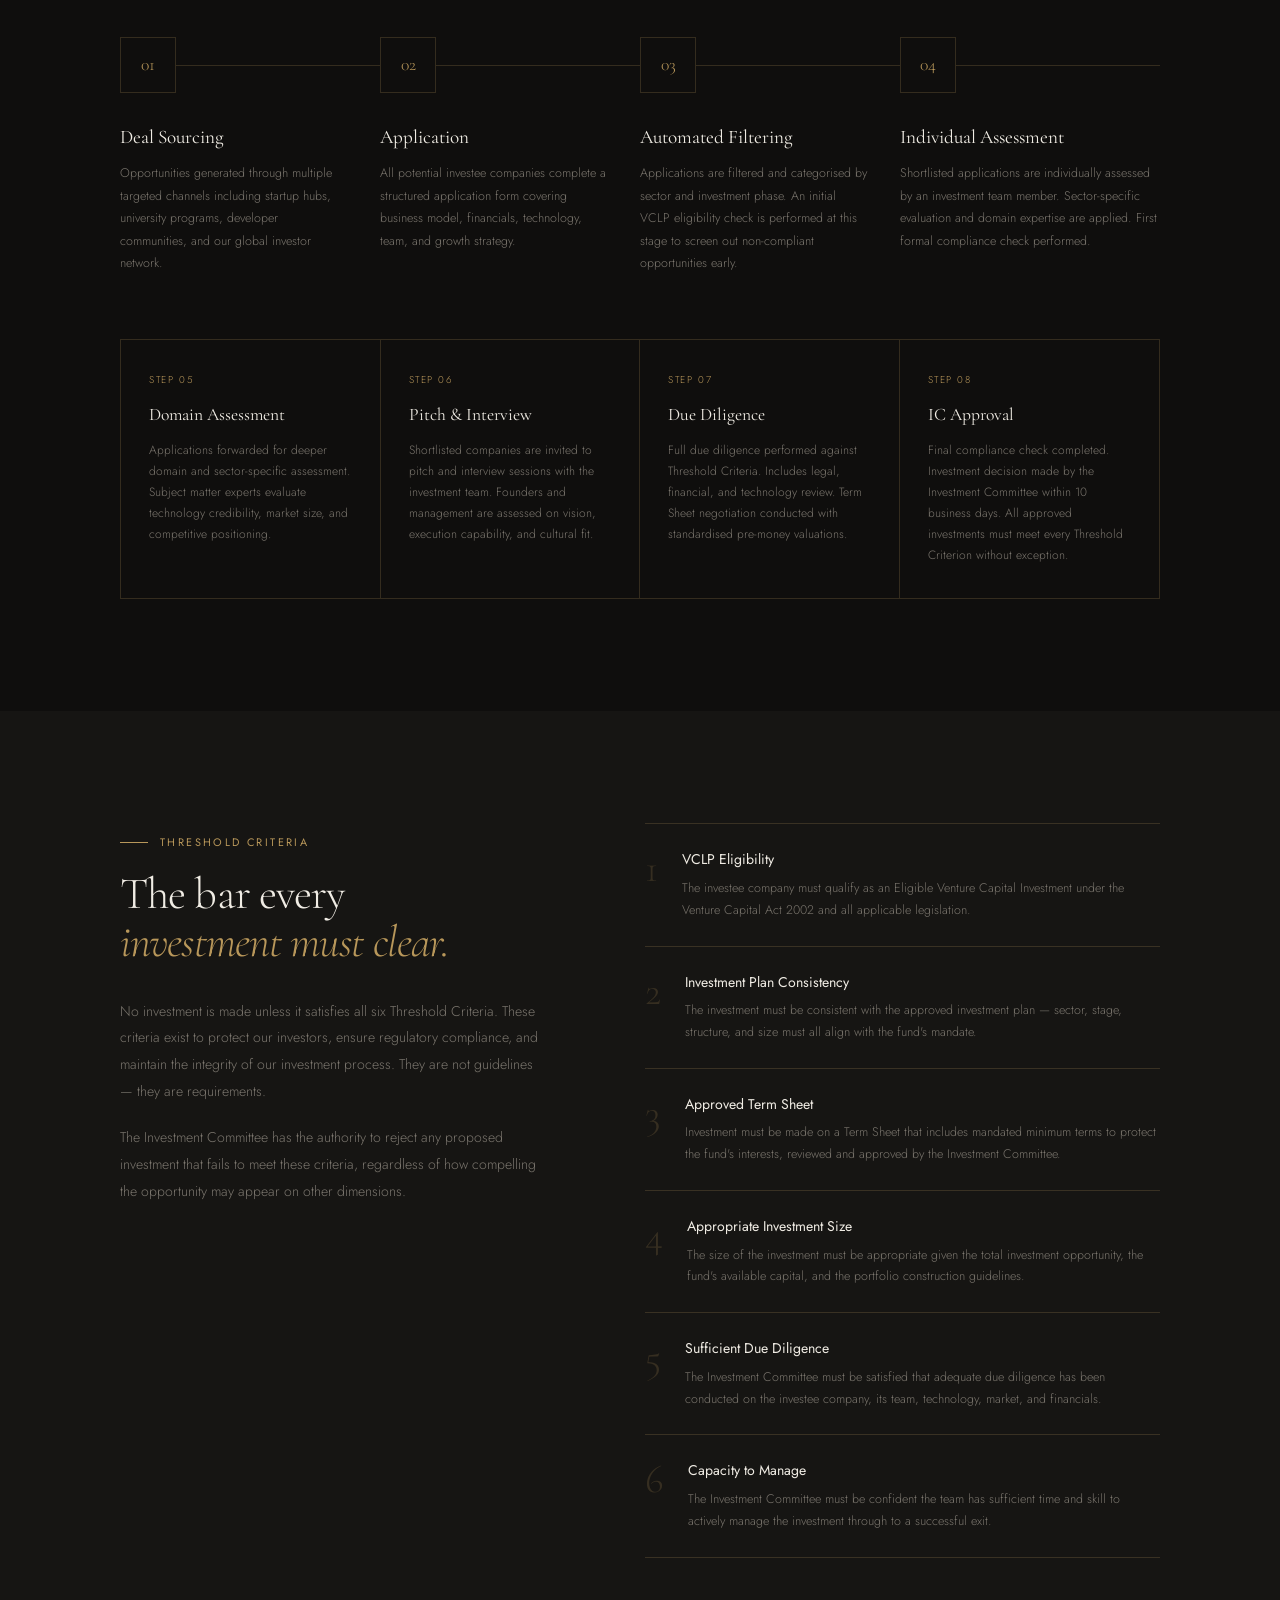
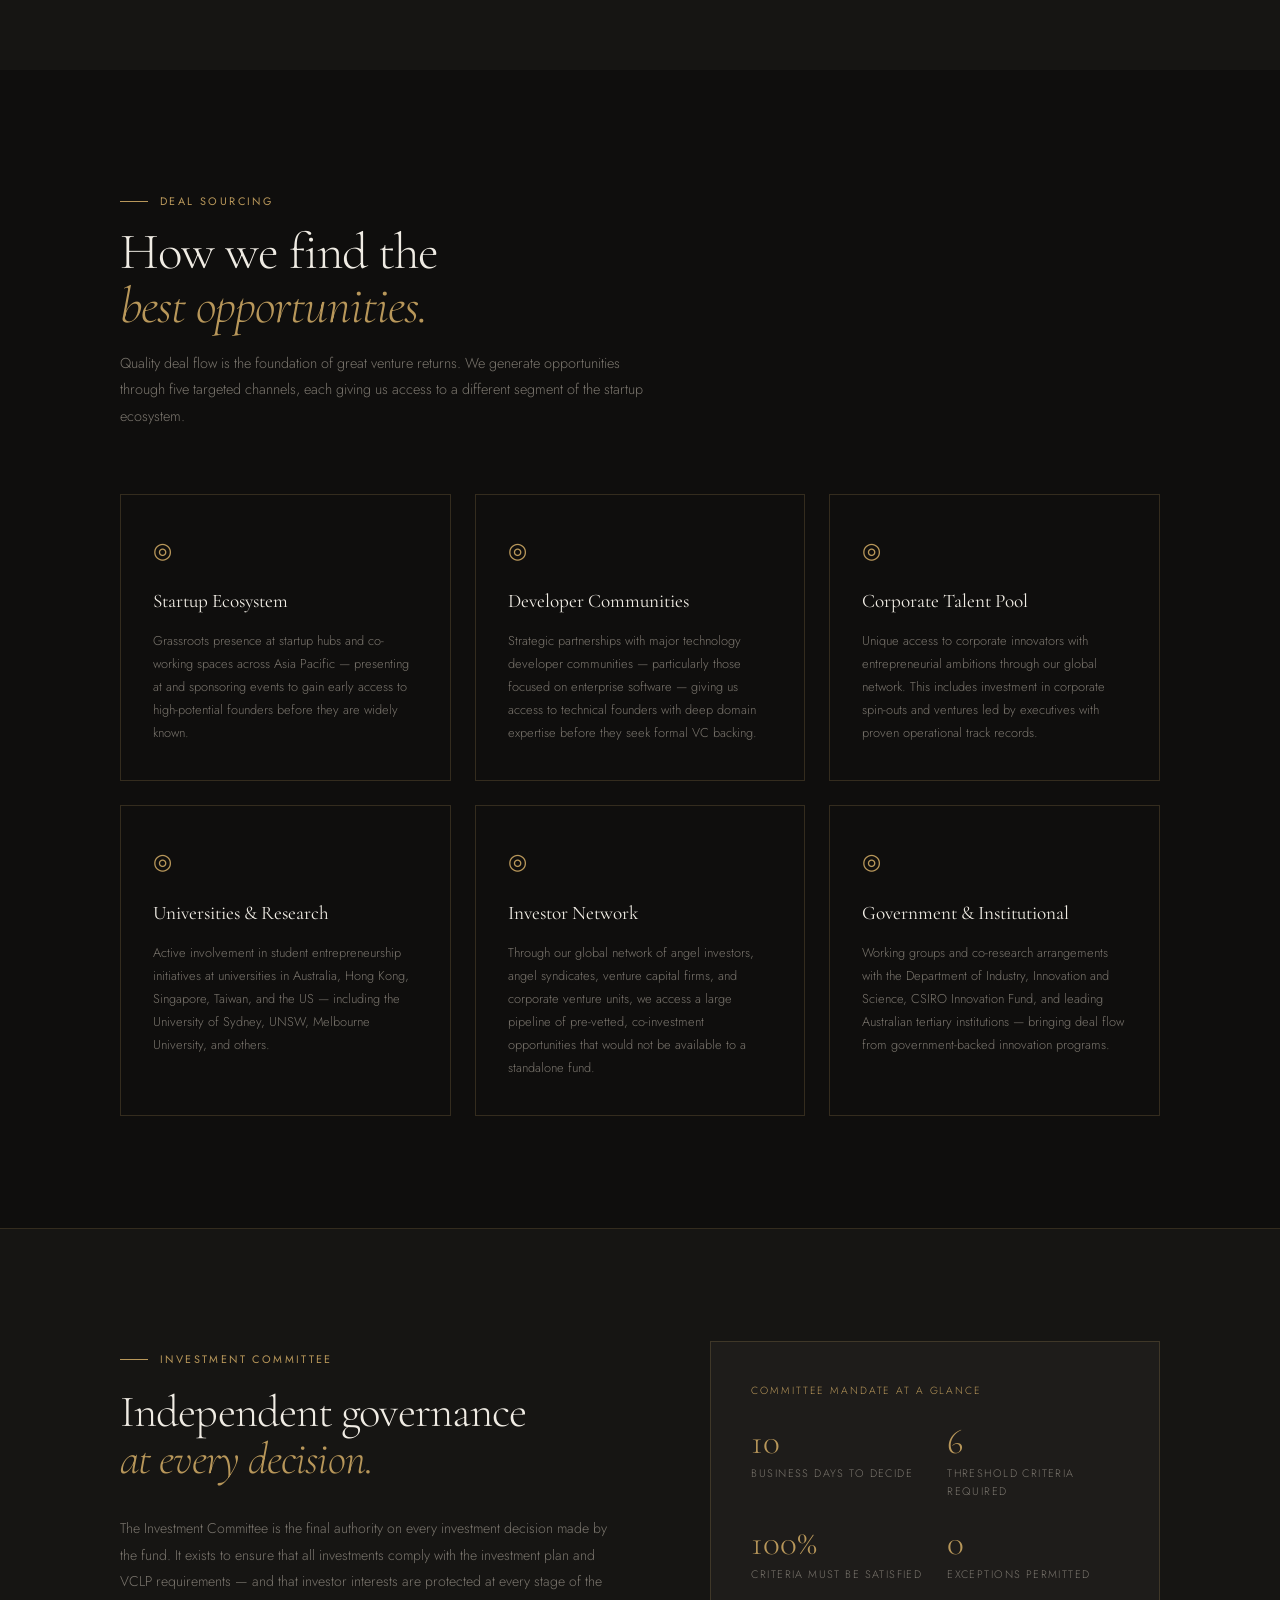
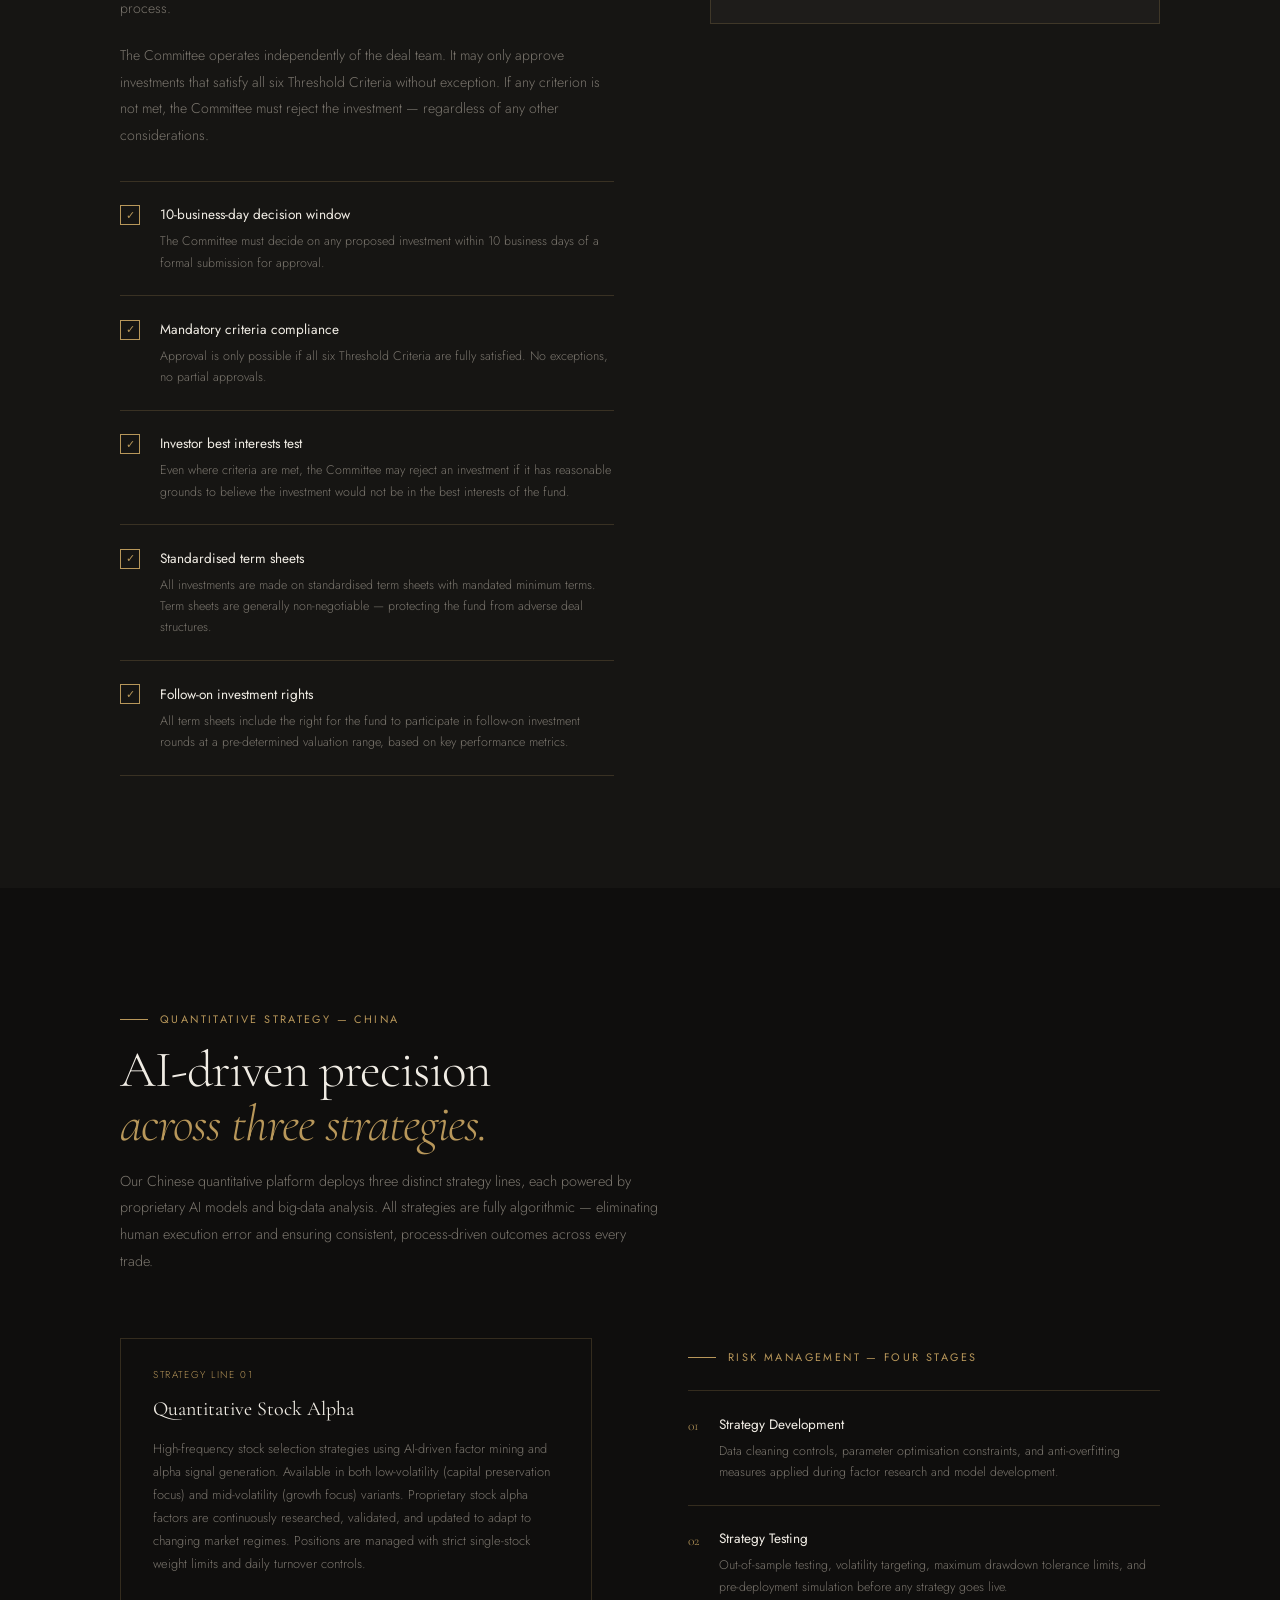
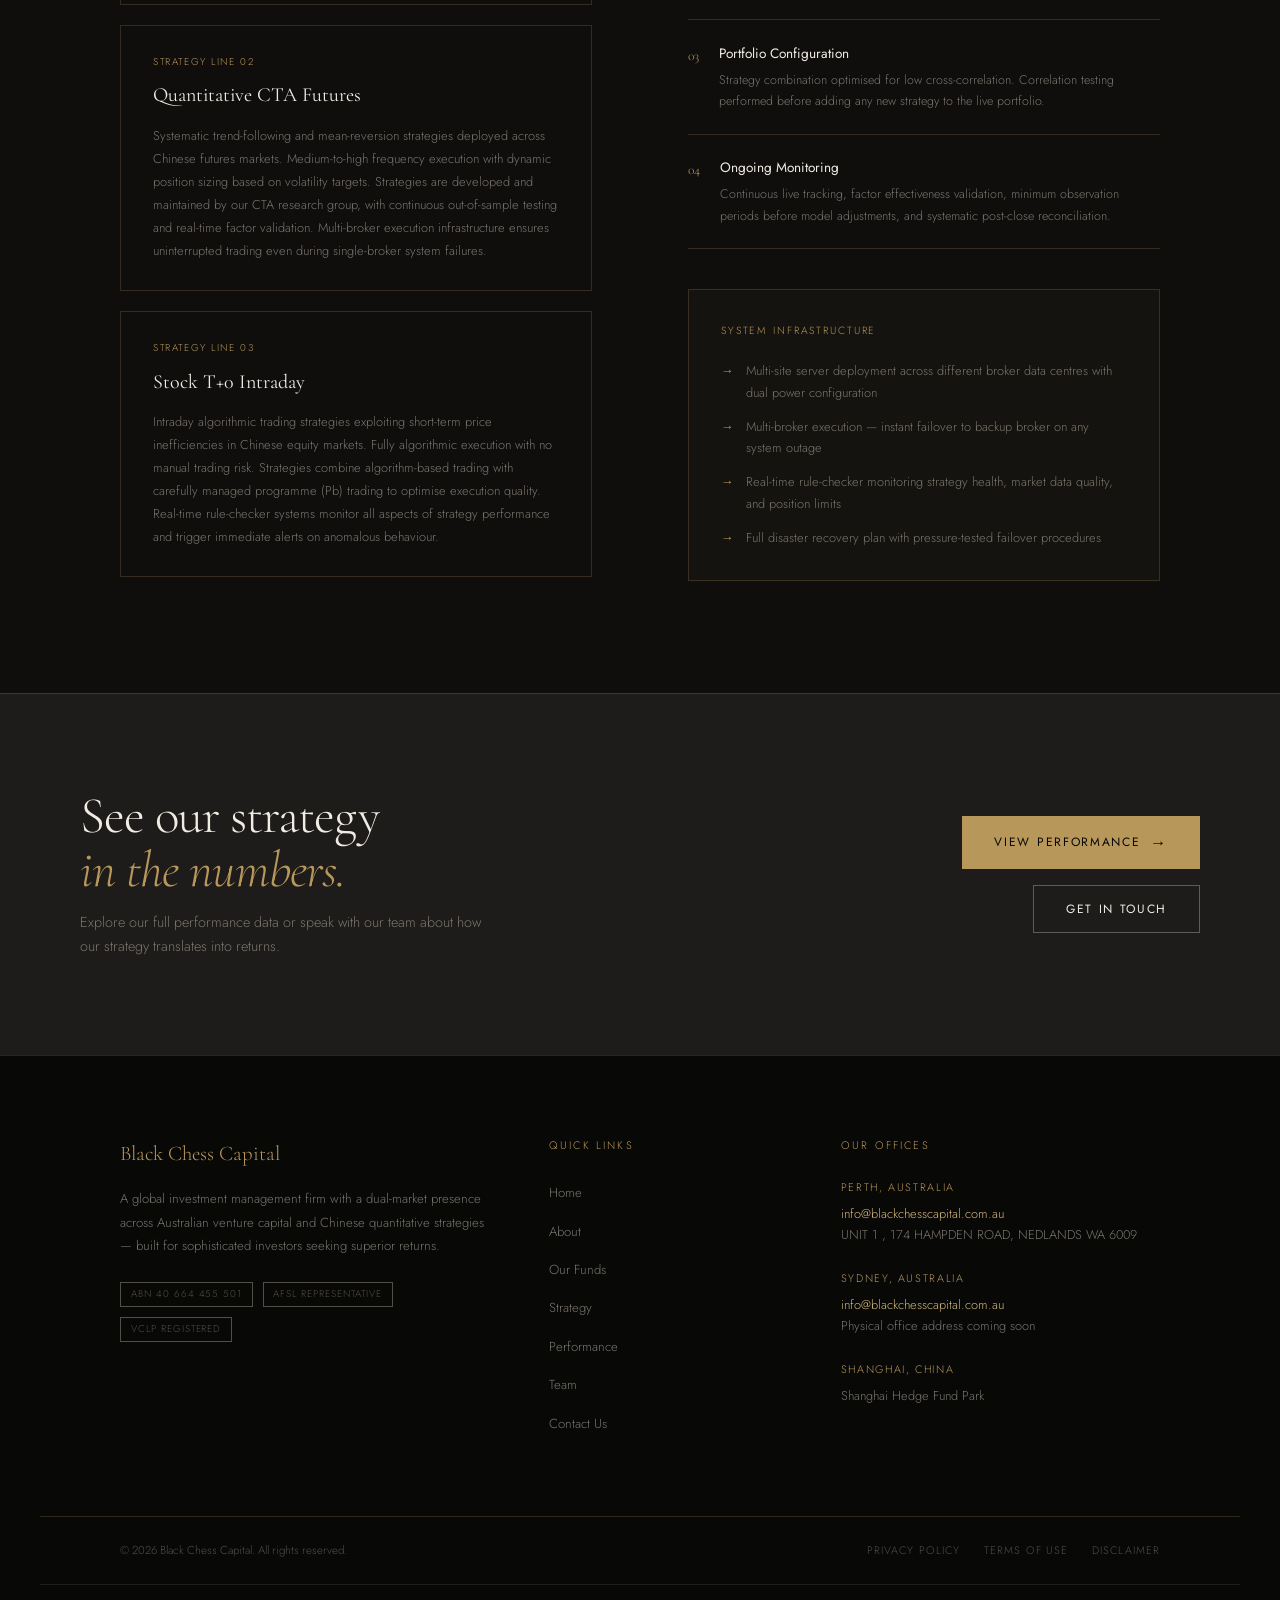
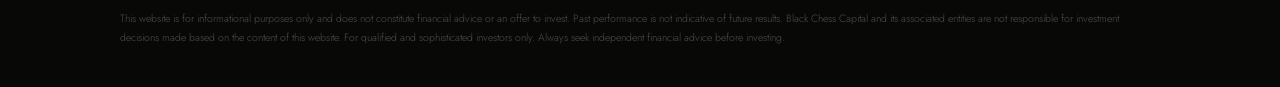
<file: static/strategy.html>
<!DOCTYPE html>
<html lang="en">
<head>
  <meta charset="UTF-8">
  <meta name="viewport" content="width=device-width, initial-scale=1.0">
  <title>Strategy — Black Chess Capital</title>
  <meta name="description" content="Black Chess Capital's investment strategy — sector focus, investment phases, deal sourcing, due diligence process, and investment committee governance.">
  <link href="https://fonts.googleapis.com/css2?family=Cormorant+Garamond:ital,wght@0,300;0,400;0,500;1,300;1,400&family=Jost:wght@300;400;500&display=swap" rel="stylesheet">
  <style>
    :root {
      --black:#080807; --dark:#0f0e0d; --dark2:#161513; --dark3:#1e1c1a;
      --gold:#b8975a; --gold-light:#d4b87a; --gold-dim:rgba(184,151,90,0.12);
      --gold-border:rgba(184,151,90,0.22); --white:#f0ece4; --off-white:#d4cfc6;
      --muted:#7a756d; --muted2:#524e48; --nav-h:72px;
    }
    *,*::before,*::after{margin:0;padding:0;box-sizing:border-box}
    html{scroll-behavior:smooth}
    body{background:var(--dark);color:var(--white);font-family:'Jost',sans-serif;font-weight:300;line-height:1.7;overflow-x:hidden}
    ::-webkit-scrollbar{width:4px}::-webkit-scrollbar-track{background:var(--black)}::-webkit-scrollbar-thumb{background:var(--gold-border);border-radius:2px}
    ::selection{background:var(--gold);color:var(--black)}
    a{color:inherit;text-decoration:none} p{color:var(--off-white)}
    .section{padding:7rem 0;position:relative}
    .container{max-width:1200px;margin:0 auto;padding:0 5rem}
    .divider{height:0.5px;background:var(--gold-border)}
    .display{font-family:'Cormorant Garamond',serif;font-weight:300;line-height:1.05;letter-spacing:-0.02em}
    .display em{font-style:italic;color:var(--gold)}
    .eyebrow{display:inline-flex;align-items:center;gap:12px;font-size:0.68rem;letter-spacing:0.22em;text-transform:uppercase;color:var(--gold);font-family:'Jost',sans-serif;font-weight:400}
    .eyebrow::before{content:'';display:block;width:28px;height:0.5px;background:var(--gold);flex-shrink:0}
    .btn{display:inline-flex;align-items:center;gap:10px;padding:0.8rem 2rem;font-family:'Jost',sans-serif;font-size:0.75rem;font-weight:400;letter-spacing:0.14em;text-transform:uppercase;cursor:pointer;transition:all 0.28s ease;border:none}
    .btn-gold{background:var(--gold);color:var(--black)}.btn-gold:hover{background:var(--gold-light);transform:translateY(-1px)}
    .btn-outline{background:transparent;color:var(--white);border:0.5px solid rgba(240,236,228,0.3)}.btn-outline:hover{border-color:var(--gold);color:var(--gold);transform:translateY(-1px)}
    .btn-arrow::after{content:'→';font-size:1rem;transition:transform 0.2s}.btn-arrow:hover::after{transform:translateX(4px)}
    .reveal{opacity:0;transform:translateY(28px);transition:opacity 0.75s ease,transform 0.75s ease}
    .reveal.visible{opacity:1;transform:translateY(0)}
    .reveal-delay-1{transition-delay:0.1s}.reveal-delay-2{transition-delay:0.2s}
    .reveal-delay-3{transition-delay:0.3s}.reveal-delay-4{transition-delay:0.4s}

    /* ── NAV ── */
    #site-nav{position:fixed;top:0;left:0;right:0;height:var(--nav-h);z-index:1000;display:flex;align-items:center;justify-content:space-between;padding:0 5rem;background:rgba(8,8,7,0.92);backdrop-filter:blur(16px);border-bottom:0.5px solid var(--gold-border);transition:background 0.3s}
    .nav-logo{font-family:'Cormorant Garamond',serif;font-size:1.25rem;font-weight:400;color:var(--gold);letter-spacing:0.06em}
    .nav-logo span{color:var(--white);font-style:italic}
    .nav-links{display:flex;align-items:center;gap:2.5rem;list-style:none}
    .nav-links a{font-size:0.75rem;letter-spacing:0.12em;text-transform:uppercase;color:var(--muted);transition:color 0.25s;position:relative;padding-bottom:2px}
    .nav-links a::after{content:'';position:absolute;bottom:-2px;left:0;right:0;height:0.5px;background:var(--gold);transform:scaleX(0);transition:transform 0.25s}
    .nav-links a:hover,.nav-links a.active{color:var(--white)}.nav-links a:hover::after,.nav-links a.active::after{transform:scaleX(1)}
    .nav-cta{background:var(--gold)!important;color:var(--black)!important;padding:0.5rem 1.4rem}.nav-cta:hover{background:var(--gold-light)!important}.nav-cta::after{display:none!important}
    .hamburger{display:none;flex-direction:column;gap:5px;cursor:pointer;background:none;border:none;padding:4px}
    .hamburger span{display:block;width:22px;height:0.5px;background:var(--white)}

    /* ── PAGE HERO ── */
    .page-hero{
      padding:calc(var(--nav-h) + 6rem) 5rem 6rem;
      background:var(--dark2); border-bottom:0.5px solid var(--gold-border);
      position:relative; overflow:hidden;
    }
    .page-hero::before{
      content:''; position:absolute; top:-80px; right:-80px;
      width:550px; height:550px; border-radius:50%;
      background:radial-gradient(circle,rgba(184,151,90,0.06) 0%,transparent 70%);
      pointer-events:none;
    }
    .page-hero-inner{
      max-width:1200px; margin:0 auto;
      display:grid; grid-template-columns:1fr 1fr;
      gap:5rem; align-items:end;
    }
    .page-hero-title{font-size:clamp(3rem,6vw,5.5rem);margin:1.25rem 0 0;}
    .page-hero-desc{font-size:1rem;color:var(--muted);line-height:1.9;margin-bottom:1.25rem;}

    /* ── SECTOR OVERVIEW ── */
    #sectors{ background:var(--dark); }
    .sectors-header{ margin-bottom:4rem; }
    .sectors-header .eyebrow{ margin-bottom:1rem; }
    .sectors-title{ font-size:clamp(2.2rem,4vw,3.5rem); }
    .sectors-grid{
      display:grid; grid-template-columns:repeat(4,1fr);
      gap:0; border:0.5px solid var(--gold-border);
    }
    .sector-card{
      padding:2.5rem 2rem; border-right:0.5px solid var(--gold-border);
      position:relative; overflow:hidden;
      transition:background 0.3s;
    }
    .sector-card:last-child{ border-right:none; }
    .sector-card:hover{ background:var(--gold-dim); }
    .sector-card::before{
      content:''; position:absolute; top:0; left:0; right:0;
      height:2px; background:var(--gold);
      transform:scaleX(0); transform-origin:left;
      transition:transform 0.35s ease;
    }
    .sector-card:hover::before{ transform:scaleX(1); }
    .sector-num{
      font-family:'Cormorant Garamond',serif;
      font-size:4rem; font-weight:300;
      color:rgba(184,151,90,0.12); line-height:1;
      margin-bottom:0.5rem;
    }
    .sector-alloc{
      font-family:'Cormorant Garamond',serif;
      font-size:2.8rem; font-weight:300; color:var(--gold);
      line-height:1; margin-bottom:0.75rem;
    }
    .sector-name{
      font-family:'Cormorant Garamond',serif;
      font-size:1.2rem; font-weight:400;
      margin-bottom:0.85rem; line-height:1.3;
    }
    .sector-desc{
      font-size:0.78rem; color:var(--muted); line-height:1.8;
      margin-bottom:1.5rem;
    }
    .sector-examples{
      display:flex; flex-direction:column; gap:0.3rem;
    }
    .sector-example{
      font-size:0.7rem; letter-spacing:0.1em;
      color:var(--muted2); display:flex; align-items:center; gap:0.5rem;
    }
    .sector-example::before{
      content:''; width:4px; height:4px; border-radius:50%;
      background:var(--gold); flex-shrink:0; opacity:0.6;
    }
    .sector-risk{
      margin-top:1.5rem; padding-top:1.25rem;
      border-top:0.5px solid var(--gold-border);
      font-size:0.68rem; letter-spacing:0.14em; text-transform:uppercase;
      color:var(--gold);
    }

    /* ── ALLOCATION TABLE ── */
    #allocation{ background:var(--dark2); }
    .alloc-layout{
      display:grid; grid-template-columns:1fr 1.1fr;
      gap:6rem; align-items:start;
    }
    .alloc-title{ font-size:clamp(2rem,3.5vw,3rem); margin:1.25rem 0 2rem; }
    .alloc-body{ font-size:0.88rem; color:var(--muted); line-height:1.9; margin-bottom:1.25rem; }
    .alloc-table{ width:100%; border-collapse:collapse; }
    .alloc-table th{
      font-size:0.65rem; letter-spacing:0.16em; text-transform:uppercase;
      color:var(--muted); padding:0.85rem 1rem; text-align:left;
      border-bottom:0.5px solid var(--gold-border);
    }
    .alloc-table th:first-child{ padding-left:0; }
    .alloc-table td{
      padding:1.1rem 1rem; font-size:0.83rem;
      border-bottom:0.5px solid rgba(184,151,90,0.1);
      vertical-align:middle;
    }
    .alloc-table td:first-child{ padding-left:0; color:var(--off-white); font-weight:400; }
    .alloc-table tr:last-child td{ border-bottom:none; }
    .alloc-table .gold-text{
      font-family:'Cormorant Garamond',serif;
      font-size:1rem; color:var(--gold);
    }
    .alloc-bars{ display:flex; flex-direction:column; gap:1.5rem; margin-top:0.5rem; }
    .alloc-row{ display:flex; flex-direction:column; gap:0.5rem; }
    .alloc-row-hdr{ display:flex; justify-content:space-between; align-items:baseline; }
    .alloc-name{ font-size:0.82rem; color:var(--off-white); }
    .alloc-pct{
      font-family:'Cormorant Garamond',serif;
      font-size:1.2rem; color:var(--gold);
    }
    .alloc-track{ height:3px; background:rgba(255,255,255,0.07); border-radius:2px; overflow:hidden; }
    .alloc-fill{ height:100%; background:var(--gold); border-radius:2px; width:var(--w); }

    /* ── INVESTMENT PROCESS ── */
    #process{ background:var(--dark); }
    .process-header{ margin-bottom:4rem; }
    .process-header .eyebrow{ margin-bottom:1rem; }
    .process-title{ font-size:clamp(2.2rem,4vw,3.5rem); }
    .process-timeline{
      display:grid; grid-template-columns:repeat(4,1fr);
      gap:0; position:relative;
    }
    .process-timeline::before{
      content:''; position:absolute;
      top:28px; left:0; right:0; height:0.5px;
      background:var(--gold-border); z-index:0;
    }
    .process-step{
      padding:0 2rem 0 0; position:relative; z-index:1;
    }
    .process-step:last-child{ padding-right:0; }
    .process-dot-wrap{
      display:flex; align-items:center; gap:0; margin-bottom:2rem;
    }
    .process-dot{
      width:56px; height:56px; border:0.5px solid var(--gold-border);
      background:var(--dark); display:flex; align-items:center; justify-content:center;
      flex-shrink:0; transition:border-color 0.3s, background 0.3s;
    }
    .process-step:hover .process-dot{
      border-color:var(--gold); background:var(--gold-dim);
    }
    .process-dot-num{
      font-family:'Cormorant Garamond',serif;
      font-size:1.1rem; color:var(--gold);
    }
    .process-step-title{
      font-family:'Cormorant Garamond',serif;
      font-size:1.2rem; font-weight:400;
      margin-bottom:0.75rem; line-height:1.3;
    }
    .process-step-body{
      font-size:0.78rem; color:var(--muted); line-height:1.8;
    }
    .process-steps-bottom{
      display:grid; grid-template-columns:repeat(4,1fr);
      gap:0; margin-top:4rem; border:0.5px solid var(--gold-border);
    }
    .process-step-bottom{
      padding:2rem 1.75rem; border-right:0.5px solid var(--gold-border);
      transition:background 0.3s;
    }
    .process-step-bottom:last-child{ border-right:none; }
    .process-step-bottom:hover{ background:var(--gold-dim); }
    .process-step-tag{
      font-size:0.62rem; letter-spacing:0.16em; text-transform:uppercase;
      color:var(--gold); display:block; margin-bottom:0.75rem;
    }
    .process-step-bottom-title{
      font-family:'Cormorant Garamond',serif;
      font-size:1.1rem; font-weight:400; margin-bottom:0.6rem;
    }
    .process-step-bottom-body{
      font-size:0.75rem; color:var(--muted); line-height:1.75;
    }

    /* ── THRESHOLD CRITERIA ── */
    #threshold{ background:var(--dark2); }
    .threshold-layout{
      display:grid; grid-template-columns:1fr 1.2fr;
      gap:6rem; align-items:start;
    }
    .threshold-title{ font-size:clamp(2rem,3.5vw,3rem); margin:1.25rem 0 2rem; }
    .threshold-body{ font-size:0.88rem; color:var(--muted); line-height:1.9; margin-bottom:1.25rem; }
    .criteria-list{ display:flex; flex-direction:column; gap:0; }
    .criteria-item{
      display:grid; grid-template-columns:auto 1fr;
      gap:1.5rem; padding:1.5rem 0;
      border-bottom:0.5px solid var(--gold-border);
      align-items:start;
    }
    .criteria-item:first-child{ border-top:0.5px solid var(--gold-border); }
    .criteria-num{
      font-family:'Cormorant Garamond',serif;
      font-size:2.5rem; font-weight:300;
      color:rgba(184,151,90,0.2); line-height:1;
    }
    .criteria-title{
      font-size:0.88rem; font-weight:400; margin-bottom:0.35rem; color:var(--white);
    }
    .criteria-body{ font-size:0.78rem; color:var(--muted); line-height:1.75; }

    /* ── SOURCING CHANNELS ── */
    #sourcing{ background:var(--dark); }
    .sourcing-header{ margin-bottom:4rem; }
    .sourcing-header .eyebrow{ margin-bottom:1rem; }
    .sourcing-title{ font-size:clamp(2.2rem,4vw,3.5rem); }
    .sourcing-grid{
      display:grid; grid-template-columns:repeat(3,1fr);
      gap:1.5rem;
    }
    .source-card{
      border:0.5px solid var(--gold-border);
      padding:2.25rem 2rem; transition:border-color 0.3s;
      position:relative; overflow:hidden;
    }
    .source-card:hover{ border-color:rgba(184,151,90,0.5); }
    .source-card::after{
      content:''; position:absolute; bottom:0; left:0; right:0;
      height:1.5px; background:var(--gold);
      transform:scaleX(0); transform-origin:left;
      transition:transform 0.35s ease;
    }
    .source-card:hover::after{ transform:scaleX(1); }
    .source-icon{
      font-size:1.4rem; color:var(--gold);
      margin-bottom:1rem; display:block;
    }
    .source-title{
      font-family:'Cormorant Garamond',serif;
      font-size:1.2rem; font-weight:400; margin-bottom:0.75rem;
    }
    .source-body{ font-size:0.8rem; color:var(--muted); line-height:1.8; }

    /* ── INVESTMENT COMMITTEE ── */
    #committee{ background:var(--dark2); }
    .committee-layout{
      display:grid; grid-template-columns:1.1fr 1fr;
      gap:6rem; align-items:start;
    }
    .committee-title{ font-size:clamp(2rem,3.5vw,3rem); margin:1.25rem 0 2rem; }
    .committee-body{ font-size:0.88rem; color:var(--muted); line-height:1.9; margin-bottom:1.25rem; }
    .committee-rules{
      display:flex; flex-direction:column; gap:0;
    }
    .committee-rule{
      display:grid; grid-template-columns:auto 1fr;
      gap:1.25rem; padding:1.35rem 0;
      border-bottom:0.5px solid var(--gold-border);
      align-items:start;
    }
    .committee-rule:first-child{ border-top:0.5px solid var(--gold-border); }
    .rule-icon{
      width:20px; height:20px; border:0.5px solid var(--gold);
      display:flex; align-items:center; justify-content:center;
      font-size:0.7rem; color:var(--gold); flex-shrink:0; margin-top:0.1rem;
    }
    .rule-title{ font-size:0.85rem; font-weight:400; margin-bottom:0.3rem; color:var(--white); }
    .rule-body{ font-size:0.78rem; color:var(--muted); line-height:1.7; }
    .committee-highlight{
      background:var(--dark3); border:0.5px solid var(--gold-border);
      padding:2.5rem; margin-top:0;
    }
    .committee-highlight-label{
      font-size:0.65rem; letter-spacing:0.18em; text-transform:uppercase;
      color:var(--gold); margin-bottom:1.5rem; display:block;
    }
    .highlight-stats{
      display:grid; grid-template-columns:1fr 1fr;
      gap:1.5rem;
    }
    .highlight-stat-val{
      font-family:'Cormorant Garamond',serif;
      font-size:2.2rem; font-weight:300; color:var(--gold);
      line-height:1; margin-bottom:0.3rem;
    }
    .highlight-stat-label{
      font-size:0.68rem; letter-spacing:0.13em; text-transform:uppercase; color:var(--muted);
    }

    /* ── QUANT STRATEGY ── */
    #quant-strategy{ background:var(--dark); }
    .quant-header{ margin-bottom:4rem; }
    .quant-header .eyebrow{ margin-bottom:1rem; }
    .quant-title{ font-size:clamp(2.2rem,4vw,3.5rem); }
    .quant-layout{
      display:grid; grid-template-columns:1fr 1fr;
      gap:6rem; align-items:start;
    }
    .quant-body{ font-size:0.88rem; color:var(--muted); line-height:1.9; margin-bottom:1.25rem; }
    .quant-strategy-list{ display:flex; flex-direction:column; gap:1.25rem; }
    .quant-strat-item{
      border:0.5px solid var(--gold-border); padding:1.75rem 2rem;
      transition:border-color 0.3s; position:relative; overflow:hidden;
    }
    .quant-strat-item:hover{ border-color:rgba(184,151,90,0.5); }
    .quant-strat-item::before{
      content:''; position:absolute; left:0; top:0; bottom:0;
      width:2px; background:var(--gold);
      transform:scaleY(0); transform-origin:top;
      transition:transform 0.3s ease;
    }
    .quant-strat-item:hover::before{ transform:scaleY(1); }
    .quant-strat-tag{
      font-size:0.62rem; letter-spacing:0.16em; text-transform:uppercase;
      color:var(--gold); margin-bottom:0.5rem; display:block;
    }
    .quant-strat-name{
      font-family:'Cormorant Garamond',serif;
      font-size:1.25rem; font-weight:400; margin-bottom:0.7rem;
    }
    .quant-strat-body{ font-size:0.8rem; color:var(--muted); line-height:1.8; }
    .quant-risk-stages{
      display:flex; flex-direction:column; gap:0;
    }
    .risk-stage{
      display:grid; grid-template-columns:auto 1fr;
      gap:1.25rem; padding:1.35rem 0;
      border-bottom:0.5px solid var(--gold-border); align-items:start;
    }
    .risk-stage:first-child{ border-top:0.5px solid var(--gold-border); }
    .risk-stage-num{
      font-family:'Cormorant Garamond',serif;
      font-size:0.85rem; color:var(--gold); padding-top:0.1rem;
    }
    .risk-stage-title{ font-size:0.85rem; font-weight:400; margin-bottom:0.3rem; color:var(--white); }
    .risk-stage-body{ font-size:0.78rem; color:var(--muted); line-height:1.7; }

    /* ── CTA BANNER ── */
    #cta-banner{ background:var(--dark3); border-top:0.5px solid var(--gold-border); padding:6rem 5rem; }
    .cta-banner-inner{ max-width:1200px; margin:0 auto; display:grid; grid-template-columns:1fr auto; gap:3rem 5rem; align-items:center; }
    .cta-banner-inner p{ font-size:0.9rem; color:var(--muted); max-width:420px; margin-top:0.75rem; }
    .cta-banner-btns{ display:flex; flex-direction:column; gap:1rem; align-items:flex-end; }

    /* ── FOOTER ── */
    #site-footer{background:var(--black);border-top:0.5px solid var(--gold-border)}
    .footer-main{display:grid;grid-template-columns:1.6fr 1fr 1.4fr;gap:4rem;padding:5rem;max-width:1200px;margin:0 auto}
    .footer-brand-name{font-family:'Cormorant Garamond',serif;font-size:1.3rem;color:var(--gold);margin-bottom:1rem}
    .footer-brand-desc{font-size:0.82rem;color:var(--muted);line-height:1.8;margin-bottom:1.5rem}
    .footer-tags{display:flex;gap:0.6rem;flex-wrap:wrap}
    .footer-tags span{font-size:0.62rem;letter-spacing:0.1em;text-transform:uppercase;color:var(--muted2);border:0.5px solid var(--muted2);padding:0.2rem 0.6rem}
    .footer-col-title{font-size:0.68rem;letter-spacing:0.2em;text-transform:uppercase;color:var(--gold);margin-bottom:1.5rem}
    .footer-links{list-style:none;display:flex;flex-direction:column;gap:0.7rem}
    .footer-links a{font-size:0.82rem;color:var(--muted);transition:color 0.2s}.footer-links a:hover{color:var(--gold)}
    .footer-office{margin-bottom:1.5rem}
    .footer-office-city{font-size:0.68rem;letter-spacing:0.15em;text-transform:uppercase;color:var(--gold);margin-bottom:0.4rem}
    .footer-office p{font-size:0.8rem;color:var(--muted);line-height:1.65}
    .footer-office a{color:var(--gold-light);transition:color 0.2s}.footer-office a:hover{color:var(--gold)}
    .footer-bottom{border-top:0.5px solid var(--gold-border);padding:1.5rem 5rem;max-width:1200px;margin:0 auto;display:flex;justify-content:space-between;align-items:center;gap:1rem;flex-wrap:wrap}
    .footer-copy{font-size:0.72rem;color:var(--muted2)}
    .footer-legal{display:flex;gap:1.5rem}
    .footer-legal a{font-size:0.68rem;letter-spacing:0.1em;text-transform:uppercase;color:var(--muted2);transition:color 0.2s}.footer-legal a:hover{color:var(--muted)}
    .footer-disclaimer{border-top:0.5px solid rgba(80,76,72,0.3);padding:1.5rem 5rem 2.5rem;max-width:1200px;margin:0 auto}
    .footer-disclaimer p{font-size:0.66rem;color:var(--muted2);line-height:1.8}

    /* ── RESPONSIVE ── */
    @media(max-width:1100px){
      .page-hero-inner,.alloc-layout,.threshold-layout,.committee-layout,.quant-layout{grid-template-columns:1fr;gap:3rem}
      .sectors-grid,.process-timeline,.process-steps-bottom{grid-template-columns:1fr 1fr}
      .sector-card:nth-child(2){border-right:none}
      .sector-card:nth-child(3){border-top:0.5px solid var(--gold-border)}
      .sector-card:nth-child(4){border-right:none;border-top:0.5px solid var(--gold-border)}
      .process-timeline::before{display:none}
      .sourcing-grid{grid-template-columns:1fr 1fr}
      .cta-banner-inner{grid-template-columns:1fr}
      .cta-banner-btns{flex-direction:row;align-items:flex-start}
      .footer-main{grid-template-columns:1fr;gap:2.5rem;padding:3rem 1.5rem}
      .footer-bottom,.footer-disclaimer{padding-left:1.5rem;padding-right:1.5rem}
    }
    @media(max-width:768px){
      #site-nav{padding:0 1.5rem}
      .nav-links{display:none;position:fixed;top:var(--nav-h);left:0;right:0;flex-direction:column;background:var(--black);padding:2rem 1.5rem;gap:1.5rem;border-bottom:0.5px solid var(--gold-border)}
      .nav-links.open{display:flex}
      .hamburger{display:flex}
      .page-hero{padding:calc(var(--nav-h) + 4rem) 1.5rem 4rem}
      .container{padding:0 1.5rem}
      .section{padding:4rem 0}
      .sectors-grid,.process-timeline,.process-steps-bottom,.sourcing-grid{grid-template-columns:1fr}
      .sector-card,.process-step-bottom,.source-card{border-right:none!important;border-top:none;border-bottom:0.5px solid var(--gold-border)}
      .sector-card:last-child,.process-step-bottom:last-child,.source-card:last-child{border-bottom:none}
      .sector-card:nth-child(n){border-top:none}
      #cta-banner{padding:4rem 1.5rem}
    }
  </style>
</head>
<body>

<!-- NAV -->
<nav id="site-nav">
  <a class="nav-logo" href="index.html">Black Chess <span>Capital</span></a>
  <ul class="nav-links" id="nav-links">
    <li><a href="index.html">Home</a></li>
    <li><a href="about.html">About</a></li>
    <li><a href="funds.html">Our Funds</a></li>
    <li><a href="strategy.html" class="active">Strategy</a></li>
    <li><a href="performance.html">Performance</a></li>
    <li><a href="team.html">Team</a></li>
    <li><a href="contact.html" class="nav-cta">Contact Us</a></li>
  </ul>
  <button class="hamburger" id="hamburger" aria-label="Toggle menu">
    <span></span><span></span><span></span>
  </button>
</nav>

<!-- PAGE HERO -->
<div class="page-hero">
  <div class="page-hero-inner">
    <div>
      <div class="eyebrow reveal">Investment Strategy</div>
      <h1 class="display page-hero-title reveal reveal-delay-1">
        How we think<br>about <em>investing.</em>
      </h1>
    </div>
    <div class="reveal reveal-delay-2">
      <p class="page-hero-desc">
        Our investment strategy is built around a simple idea: that 
        disciplined process, deep sector knowledge, and genuine 
        portfolio involvement produce better outcomes than passive 
        capital allocation.
      </p>
      <p class="page-hero-desc">
        Across both our Australian venture capital platform and 
        our Chinese quantitative division, we apply the same 
        core principles — rigorous screening, active management, 
        and relentless focus on delivering returns to our investors.
      </p>
    </div>
  </div>
</div>

<!-- ═══ SECTOR FOCUS ═══ -->
<section class="section" id="sectors">
  <div class="container">
    <div class="sectors-header reveal">
      <div class="eyebrow">Sector Focus</div>
      <h2 class="display sectors-title">
        Where we <em>invest.</em>
      </h2>
      <p style="font-size:0.9rem;color:var(--muted);max-width:540px;margin-top:1rem;line-height:1.85;">
        Our venture capital platform targets four sectors where our team has 
        genuine expertise and where Australia offers compelling early-stage 
        opportunities. Each sector carries a mid-to-high risk and return profile.
      </p>
    </div>

    <div class="sectors-grid">
      <div class="sector-card reveal reveal-delay-1">
        <div class="sector-num">I</div>
        <div class="sector-alloc">30%</div>
        <h3 class="sector-name">Disruptive Technology</h3>
        <p class="sector-desc">
          We back companies commercialising transformative technologies — 
          businesses where technology is the core product, not just a tool. 
          We focus on companies with strong IP, international expansion 
          potential, and a clear path to scalable revenue.
        </p>
        <div class="sector-examples">
          <span class="sector-example">Fintech &amp; financial software</span>
          <span class="sector-example">Artificial intelligence &amp; ML</span>
          <span class="sector-example">Enterprise &amp; SaaS software</span>
          <span class="sector-example">Internet marketplaces</span>
          <span class="sector-example">Life sciences &amp; medtech</span>
          <span class="sector-example">Social media platforms</span>
        </div>
        <div class="sector-risk">Risk profile: Mid – High</div>
      </div>

      <div class="sector-card reveal reveal-delay-2">
        <div class="sector-num">II</div>
        <div class="sector-alloc">30%</div>
        <h3 class="sector-name">Hospitality &amp; Entertainment</h3>
        <p class="sector-desc">
          We look for businesses that can centralise operations and scale 
          modularly — without franchising. The ideal investment has a 
          proven concept, clear unit economics, and a realistic roadmap 
          to regional or national expansion.
        </p>
        <div class="sector-examples">
          <span class="sector-example">Food &amp; beverage concepts</span>
          <span class="sector-example">Eco-tourism &amp; resorts</span>
          <span class="sector-example">Film &amp; digital entertainment</span>
          <span class="sector-example">Experience-based hospitality</span>
          <span class="sector-example">Event technology platforms</span>
        </div>
        <div class="sector-risk">Risk profile: Mid – High</div>
      </div>

      <div class="sector-card reveal reveal-delay-3">
        <div class="sector-num">III</div>
        <div class="sector-alloc">20%</div>
        <h3 class="sector-name">Alternative Energy</h3>
        <p class="sector-desc">
          We invest in companies at the forefront of Australia's energy 
          transition — prioritising businesses with commercial-stage 
          technology, identifiable demand, and clear paths to expansion 
          beyond domestic markets.
        </p>
        <div class="sector-examples">
          <span class="sector-example">Energy usage tracking &amp; analytics</span>
          <span class="sector-example">Demand management technology</span>
          <span class="sector-example">Hydrogen &amp; fuel cells</span>
          <span class="sector-example">Small-scale solar solutions</span>
          <span class="sector-example">Small-scale geothermal</span>
        </div>
        <div class="sector-risk">Risk profile: Mid – High</div>
      </div>

      <div class="sector-card reveal reveal-delay-4">
        <div class="sector-num">IV</div>
        <div class="sector-alloc">20%</div>
        <h3 class="sector-name">Other Complying Investments</h3>
        <p class="sector-desc">
          A flexible allocation for compelling VCLP-compliant opportunities 
          outside our core sectors. These investments diversify portfolio 
          risk and allow us to adapt to evolving Australian and global 
          market conditions without being constrained by sector mandates.
        </p>
        <div class="sector-examples">
          <span class="sector-example">Any VCLP-eligible sector</span>
          <span class="sector-example">Emerging technology verticals</span>
          <span class="sector-example">Cross-sector opportunities</span>
          <span class="sector-example">Portfolio diversification plays</span>
        </div>
        <div class="sector-risk">Risk profile: Mid</div>
      </div>
    </div>
  </div>
</section>

<div class="divider"></div>

<!-- ═══ ALLOCATION DETAIL ═══ -->
<section class="section" id="allocation">
  <div class="container">
    <div class="alloc-layout">
      <div class="alloc-left reveal">
        <div class="eyebrow">Portfolio Construction</div>
        <h2 class="display alloc-title">
          Built for<br><em>diversification.</em>
        </h2>
        <p class="alloc-body">
          Our venture fund is deliberately designed as a high-volume, 
          diversified portfolio — rather than concentrating capital 
          in a small number of large bets. This approach reduces the 
          impact of any single investment failure while preserving 
          meaningful upside from the portfolio's best performers.
        </p>
        <p class="alloc-body">
          Individual commitments range from $50,000 to $2,000,000 
          per company, with typical investments of $250,000 to 
          $1,000,000. We target equity positions of 10–40% per 
          investee, large enough to be meaningful but leaving room 
          for follow-on rounds.
        </p>
        <p class="alloc-body">
          All investments must qualify as eligible investments 
          under the Venture Capital Act 2002 and be consistent 
          with the approved investment plan. Investee companies 
          must have total assets of no more than $250 million 
          at the time of investment.
        </p>

        <div style="margin-top:2.5rem;">
          <table class="alloc-table">
            <thead>
              <tr>
                <th>Criterion</th>
                <th>Requirement</th>
              </tr>
            </thead>
            <tbody>
              <tr>
                <td>Investment range</td>
                <td class="gold-text">$50K – $2M</td>
              </tr>
              <tr>
                <td>Typical commitment</td>
                <td class="gold-text">$250K – $1M</td>
              </tr>
              <tr>
                <td>Equity stake target</td>
                <td class="gold-text">10% – 40%</td>
              </tr>
              <tr>
                <td>Max investee asset size</td>
                <td class="gold-text">$250M</td>
              </tr>
              <tr>
                <td>Eligible instruments</td>
                <td class="gold-text">Shares, notes, units, options</td>
              </tr>
              <tr>
                <td>IP to total assets ratio</td>
                <td class="gold-text">10% – 95% (post-investment)</td>
              </tr>
            </tbody>
          </table>
        </div>
      </div>

      <div class="alloc-right reveal reveal-delay-2">
        <div class="eyebrow" style="margin-bottom:1.5rem;">Indicative Fund Allocation</div>
        <div class="alloc-bars">
          <div class="alloc-row">
            <div class="alloc-row-hdr">
              <span class="alloc-name">Disruptive Technology</span>
              <span class="alloc-pct">30%</span>
            </div>
            <div class="alloc-track"><div class="alloc-fill" style="--w:30%"></div></div>
          </div>
          <div class="alloc-row">
            <div class="alloc-row-hdr">
              <span class="alloc-name">Hospitality &amp; Entertainment</span>
              <span class="alloc-pct">30%</span>
            </div>
            <div class="alloc-track"><div class="alloc-fill" style="--w:30%"></div></div>
          </div>
          <div class="alloc-row">
            <div class="alloc-row-hdr">
              <span class="alloc-name">Alternative Energy</span>
              <span class="alloc-pct">20%</span>
            </div>
            <div class="alloc-track"><div class="alloc-fill" style="--w:20%"></div></div>
          </div>
          <div class="alloc-row">
            <div class="alloc-row-hdr">
              <span class="alloc-name">Other Complying Investments</span>
              <span class="alloc-pct">20%</span>
            </div>
            <div class="alloc-track"><div class="alloc-fill" style="--w:20%"></div></div>
          </div>
        </div>

        <div style="margin-top:3rem;">
          <div class="eyebrow" style="margin-bottom:1.5rem;">Allocation by Investment Phase</div>
          <div class="alloc-bars">
            <div class="alloc-row">
              <div class="alloc-row-hdr">
                <span class="alloc-name">Seed</span>
                <span class="alloc-pct">10%</span>
              </div>
              <div class="alloc-track"><div class="alloc-fill" style="--w:10%"></div></div>
            </div>
            <div class="alloc-row">
              <div class="alloc-row-hdr">
                <span class="alloc-name">Series A</span>
                <span class="alloc-pct">20%</span>
              </div>
              <div class="alloc-track"><div class="alloc-fill" style="--w:20%"></div></div>
            </div>
            <div class="alloc-row">
              <div class="alloc-row-hdr">
                <span class="alloc-name">Series B</span>
                <span class="alloc-pct">30%</span>
              </div>
              <div class="alloc-track"><div class="alloc-fill" style="--w:30%"></div></div>
            </div>
            <div class="alloc-row">
              <div class="alloc-row-hdr">
                <span class="alloc-name">Expansion</span>
                <span class="alloc-pct">25%</span>
              </div>
              <div class="alloc-track"><div class="alloc-fill" style="--w:25%"></div></div>
            </div>
            <div class="alloc-row">
              <div class="alloc-row-hdr">
                <span class="alloc-name">Exit-ready</span>
                <span class="alloc-pct">15%</span>
              </div>
              <div class="alloc-track"><div class="alloc-fill" style="--w:15%"></div></div>
            </div>
          </div>
        </div>
      </div>
    </div>
  </div>
</section>

<div class="divider"></div>

<!-- ═══ INVESTMENT PROCESS ═══ -->
<section class="section" id="process">
  <div class="container">
    <div class="process-header reveal">
      <div class="eyebrow">Investment Process</div>
      <h2 class="display process-title">
        Eight steps from<br><em>deal to decision.</em>
      </h2>
      <p style="font-size:0.9rem;color:var(--muted);max-width:540px;margin-top:1rem;line-height:1.85;">
        A consistent, repeatable eight-step process governs every venture 
        investment we consider — from initial sourcing through to 
        final Investment Committee approval.
      </p>
    </div>

    <div class="process-timeline">
      <div class="process-step reveal reveal-delay-1">
        <div class="process-dot-wrap">
          <div class="process-dot"><span class="process-dot-num">01</span></div>
        </div>
        <h3 class="process-step-title">Deal Sourcing</h3>
        <p class="process-step-body">Opportunities generated through multiple targeted channels including startup hubs, university programs, developer communities, and our global investor network.</p>
      </div>
      <div class="process-step reveal reveal-delay-2">
        <div class="process-dot-wrap">
          <div class="process-dot"><span class="process-dot-num">02</span></div>
        </div>
        <h3 class="process-step-title">Application</h3>
        <p class="process-step-body">All potential investee companies complete a structured application form covering business model, financials, technology, team, and growth strategy.</p>
      </div>
      <div class="process-step reveal reveal-delay-3">
        <div class="process-dot-wrap">
          <div class="process-dot"><span class="process-dot-num">03</span></div>
        </div>
        <h3 class="process-step-title">Automated Filtering</h3>
        <p class="process-step-body">Applications are filtered and categorised by sector and investment phase. An initial VCLP eligibility check is performed at this stage to screen out non-compliant opportunities early.</p>
      </div>
      <div class="process-step reveal reveal-delay-4">
        <div class="process-dot-wrap">
          <div class="process-dot"><span class="process-dot-num">04</span></div>
        </div>
        <h3 class="process-step-title">Individual Assessment</h3>
        <p class="process-step-body">Shortlisted applications are individually assessed by an investment team member. Sector-specific evaluation and domain expertise are applied. First formal compliance check performed.</p>
      </div>
    </div>

    <div class="process-steps-bottom">
      <div class="process-step-bottom reveal reveal-delay-1">
        <span class="process-step-tag">Step 05</span>
        <h4 class="process-step-bottom-title">Domain Assessment</h4>
        <p class="process-step-bottom-body">Applications forwarded for deeper domain and sector-specific assessment. Subject matter experts evaluate technology credibility, market size, and competitive positioning.</p>
      </div>
      <div class="process-step-bottom reveal reveal-delay-2">
        <span class="process-step-tag">Step 06</span>
        <h4 class="process-step-bottom-title">Pitch &amp; Interview</h4>
        <p class="process-step-bottom-body">Shortlisted companies are invited to pitch and interview sessions with the investment team. Founders and management are assessed on vision, execution capability, and cultural fit.</p>
      </div>
      <div class="process-step-bottom reveal reveal-delay-3">
        <span class="process-step-tag">Step 07</span>
        <h4 class="process-step-bottom-title">Due Diligence</h4>
        <p class="process-step-bottom-body">Full due diligence performed against Threshold Criteria. Includes legal, financial, and technology review. Term Sheet negotiation conducted with standardised pre-money valuations.</p>
      </div>
      <div class="process-step-bottom reveal reveal-delay-4">
        <span class="process-step-tag">Step 08</span>
        <h4 class="process-step-bottom-title">IC Approval</h4>
        <p class="process-step-bottom-body">Final compliance check completed. Investment decision made by the Investment Committee within 10 business days. All approved investments must meet every Threshold Criterion without exception.</p>
      </div>
    </div>
  </div>
</section>

<div class="divider"></div>

<!-- ═══ THRESHOLD CRITERIA ═══ -->
<section class="section" id="threshold">
  <div class="container">
    <div class="threshold-layout">
      <div class="threshold-left reveal">
        <div class="eyebrow">Threshold Criteria</div>
        <h2 class="display threshold-title">
          The bar every<br><em>investment must clear.</em>
        </h2>
        <p class="threshold-body">
          No investment is made unless it satisfies all six Threshold 
          Criteria. These criteria exist to protect our investors, 
          ensure regulatory compliance, and maintain the integrity 
          of our investment process. They are not guidelines — 
          they are requirements.
        </p>
        <p class="threshold-body">
          The Investment Committee has the authority to reject any 
          proposed investment that fails to meet these criteria, 
          regardless of how compelling the opportunity may appear 
          on other dimensions.
        </p>
      </div>

      <div class="threshold-right reveal reveal-delay-2">
        <div class="criteria-list">
          <div class="criteria-item">
            <div class="criteria-num">1</div>
            <div>
              <div class="criteria-title">VCLP Eligibility</div>
              <p class="criteria-body">The investee company must qualify as an Eligible Venture Capital Investment under the Venture Capital Act 2002 and all applicable legislation.</p>
            </div>
          </div>
          <div class="criteria-item">
            <div class="criteria-num">2</div>
            <div>
              <div class="criteria-title">Investment Plan Consistency</div>
              <p class="criteria-body">The investment must be consistent with the approved investment plan — sector, stage, structure, and size must all align with the fund's mandate.</p>
            </div>
          </div>
          <div class="criteria-item">
            <div class="criteria-num">3</div>
            <div>
              <div class="criteria-title">Approved Term Sheet</div>
              <p class="criteria-body">Investment must be made on a Term Sheet that includes mandated minimum terms to protect the fund's interests, reviewed and approved by the Investment Committee.</p>
            </div>
          </div>
          <div class="criteria-item">
            <div class="criteria-num">4</div>
            <div>
              <div class="criteria-title">Appropriate Investment Size</div>
              <p class="criteria-body">The size of the investment must be appropriate given the total investment opportunity, the fund's available capital, and the portfolio construction guidelines.</p>
            </div>
          </div>
          <div class="criteria-item">
            <div class="criteria-num">5</div>
            <div>
              <div class="criteria-title">Sufficient Due Diligence</div>
              <p class="criteria-body">The Investment Committee must be satisfied that adequate due diligence has been conducted on the investee company, its team, technology, market, and financials.</p>
            </div>
          </div>
          <div class="criteria-item">
            <div class="criteria-num">6</div>
            <div>
              <div class="criteria-title">Capacity to Manage</div>
              <p class="criteria-body">The Investment Committee must be confident the team has sufficient time and skill to actively manage the investment through to a successful exit.</p>
            </div>
          </div>
        </div>
      </div>
    </div>
  </div>
</section>

<div class="divider"></div>

<!-- ═══ DEAL SOURCING ═══ -->
<section class="section" id="sourcing">
  <div class="container">
    <div class="sourcing-header reveal">
      <div class="eyebrow">Deal Sourcing</div>
      <h2 class="display sourcing-title">
        How we find the<br><em>best opportunities.</em>
      </h2>
      <p style="font-size:0.9rem;color:var(--muted);max-width:540px;margin-top:1rem;line-height:1.85; margin-bottom:3.5rem;">
        Quality deal flow is the foundation of great venture returns. 
        We generate opportunities through five targeted channels, 
        each giving us access to a different segment of the startup ecosystem.
      </p>
    </div>

    <div class="sourcing-grid">
      <div class="source-card reveal reveal-delay-1">
        <span class="source-icon">◎</span>
        <h3 class="source-title">Startup Ecosystem</h3>
        <p class="source-body">Grassroots presence at startup hubs and co-working spaces across Asia Pacific — presenting at and sponsoring events to gain early access to high-potential founders before they are widely known.</p>
      </div>
      <div class="source-card reveal reveal-delay-2">
        <span class="source-icon">◎</span>
        <h3 class="source-title">Developer Communities</h3>
        <p class="source-body">Strategic partnerships with major technology developer communities — particularly those focused on enterprise software — giving us access to technical founders with deep domain expertise before they seek formal VC backing.</p>
      </div>
      <div class="source-card reveal reveal-delay-3">
        <span class="source-icon">◎</span>
        <h3 class="source-title">Corporate Talent Pool</h3>
        <p class="source-body">Unique access to corporate innovators with entrepreneurial ambitions through our global network. This includes investment in corporate spin-outs and ventures led by executives with proven operational track records.</p>
      </div>
      <div class="source-card reveal reveal-delay-1">
        <span class="source-icon">◎</span>
        <h3 class="source-title">Universities &amp; Research</h3>
        <p class="source-body">Active involvement in student entrepreneurship initiatives at universities in Australia, Hong Kong, Singapore, Taiwan, and the US — including the University of Sydney, UNSW, Melbourne University, and others.</p>
      </div>
      <div class="source-card reveal reveal-delay-2">
        <span class="source-icon">◎</span>
        <h3 class="source-title">Investor Network</h3>
        <p class="source-body">Through our global network of angel investors, angel syndicates, venture capital firms, and corporate venture units, we access a large pipeline of pre-vetted, co-investment opportunities that would not be available to a standalone fund.</p>
      </div>
      <div class="source-card reveal reveal-delay-3">
        <span class="source-icon">◎</span>
        <h3 class="source-title">Government &amp; Institutional</h3>
        <p class="source-body">Working groups and co-research arrangements with the Department of Industry, Innovation and Science, CSIRO Innovation Fund, and leading Australian tertiary institutions — bringing deal flow from government-backed innovation programs.</p>
      </div>
    </div>
  </div>
</section>

<div class="divider"></div>

<!-- ═══ INVESTMENT COMMITTEE ═══ -->
<section class="section" id="committee">
  <div class="container">
    <div class="committee-layout">
      <div class="committee-left reveal">
        <div class="eyebrow">Investment Committee</div>
        <h2 class="display committee-title">
          Independent governance<br><em>at every decision.</em>
        </h2>
        <p class="committee-body">
          The Investment Committee is the final authority on every 
          investment decision made by the fund. It exists to ensure 
          that all investments comply with the investment plan and VCLP 
          requirements — and that investor interests are protected at 
          every stage of the process.
        </p>
        <p class="committee-body">
          The Committee operates independently of the deal team. 
          It may only approve investments that satisfy all six 
          Threshold Criteria without exception. If any criterion 
          is not met, the Committee must reject the investment — 
          regardless of any other considerations.
        </p>

        <div class="criteria-list" style="margin-top:2rem;">
          <div class="committee-rules">
            <div class="committee-rule">
              <div class="rule-icon">✓</div>
              <div>
                <div class="rule-title">10-business-day decision window</div>
                <p class="rule-body">The Committee must decide on any proposed investment within 10 business days of a formal submission for approval.</p>
              </div>
            </div>
            <div class="committee-rule">
              <div class="rule-icon">✓</div>
              <div>
                <div class="rule-title">Mandatory criteria compliance</div>
                <p class="rule-body">Approval is only possible if all six Threshold Criteria are fully satisfied. No exceptions, no partial approvals.</p>
              </div>
            </div>
            <div class="committee-rule">
              <div class="rule-icon">✓</div>
              <div>
                <div class="rule-title">Investor best interests test</div>
                <p class="rule-body">Even where criteria are met, the Committee may reject an investment if it has reasonable grounds to believe the investment would not be in the best interests of the fund.</p>
              </div>
            </div>
            <div class="committee-rule">
              <div class="rule-icon">✓</div>
              <div>
                <div class="rule-title">Standardised term sheets</div>
                <p class="rule-body">All investments are made on standardised term sheets with mandated minimum terms. Term sheets are generally non-negotiable — protecting the fund from adverse deal structures.</p>
              </div>
            </div>
            <div class="committee-rule">
              <div class="rule-icon">✓</div>
              <div>
                <div class="rule-title">Follow-on investment rights</div>
                <p class="rule-body">All term sheets include the right for the fund to participate in follow-on investment rounds at a pre-determined valuation range, based on key performance metrics.</p>
              </div>
            </div>
          </div>
        </div>
      </div>

      <div class="committee-right reveal reveal-delay-2">
        <div class="committee-highlight">
          <span class="committee-highlight-label">Committee Mandate at a Glance</span>
          <div class="highlight-stats">
            <div>
              <div class="highlight-stat-val">10</div>
              <div class="highlight-stat-label">Business days to decide</div>
            </div>
            <div>
              <div class="highlight-stat-val">6</div>
              <div class="highlight-stat-label">Threshold criteria required</div>
            </div>
            <div>
              <div class="highlight-stat-val">100%</div>
              <div class="highlight-stat-label">Criteria must be satisfied</div>
            </div>
            <div>
              <div class="highlight-stat-val">0</div>
              <div class="highlight-stat-label">Exceptions permitted</div>
            </div>
          </div>
        </div>
      </div>
    </div>
  </div>
</section>

<div class="divider"></div>

<!-- ═══ QUANTITATIVE STRATEGY ═══ -->
<section class="section" id="quant-strategy">
  <div class="container">
    <div class="quant-header reveal">
      <div class="eyebrow">Quantitative Strategy — China</div>
      <h2 class="display quant-title">
        AI-driven precision<br><em>across three strategies.</em>
      </h2>
      <p style="font-size:0.9rem;color:var(--muted);max-width:540px;margin-top:1rem;line-height:1.85; margin-bottom:4rem;">
        Our Chinese quantitative platform deploys three distinct strategy lines, 
        each powered by proprietary AI models and big-data analysis. 
        All strategies are fully algorithmic — eliminating human execution error 
        and ensuring consistent, process-driven outcomes across every trade.
      </p>
    </div>

    <div class="quant-layout">
      <div class="reveal">
        <div class="quant-strategy-list">
          <div class="quant-strat-item">
            <span class="quant-strat-tag">Strategy Line 01</span>
            <div class="quant-strat-name">Quantitative Stock Alpha</div>
            <p class="quant-strat-body">
              High-frequency stock selection strategies using AI-driven factor 
              mining and alpha signal generation. Available in both low-volatility 
              (capital preservation focus) and mid-volatility (growth focus) variants. 
              Proprietary stock alpha factors are continuously researched, validated, 
              and updated to adapt to changing market regimes. Positions are managed 
              with strict single-stock weight limits and daily turnover controls.
            </p>
          </div>
          <div class="quant-strat-item">
            <span class="quant-strat-tag">Strategy Line 02</span>
            <div class="quant-strat-name">Quantitative CTA Futures</div>
            <p class="quant-strat-body">
              Systematic trend-following and mean-reversion strategies deployed 
              across Chinese futures markets. Medium-to-high frequency execution 
              with dynamic position sizing based on volatility targets. Strategies 
              are developed and maintained by our CTA research group, with 
              continuous out-of-sample testing and real-time factor validation. 
              Multi-broker execution infrastructure ensures uninterrupted trading 
              even during single-broker system failures.
            </p>
          </div>
          <div class="quant-strat-item">
            <span class="quant-strat-tag">Strategy Line 03</span>
            <div class="quant-strat-name">Stock T+0 Intraday</div>
            <p class="quant-strat-body">
              Intraday algorithmic trading strategies exploiting short-term 
              price inefficiencies in Chinese equity markets. Fully algorithmic 
              execution with no manual trading risk. Strategies combine 
              algorithm-based trading with carefully managed programme 
              (Pb) trading to optimise execution quality. Real-time 
              rule-checker systems monitor all aspects of strategy performance 
              and trigger immediate alerts on anomalous behaviour.
            </p>
          </div>
        </div>
      </div>

      <div class="reveal reveal-delay-2">
        <div class="eyebrow" style="margin-bottom:1.5rem;">Risk Management — Four Stages</div>
        <div class="quant-risk-stages">
          <div class="risk-stage">
            <div class="risk-stage-num">01</div>
            <div>
              <div class="risk-stage-title">Strategy Development</div>
              <p class="risk-stage-body">Data cleaning controls, parameter optimisation constraints, and anti-overfitting measures applied during factor research and model development.</p>
            </div>
          </div>
          <div class="risk-stage">
            <div class="risk-stage-num">02</div>
            <div>
              <div class="risk-stage-title">Strategy Testing</div>
              <p class="risk-stage-body">Out-of-sample testing, volatility targeting, maximum drawdown tolerance limits, and pre-deployment simulation before any strategy goes live.</p>
            </div>
          </div>
          <div class="risk-stage">
            <div class="risk-stage-num">03</div>
            <div>
              <div class="risk-stage-title">Portfolio Configuration</div>
              <p class="risk-stage-body">Strategy combination optimised for low cross-correlation. Correlation testing performed before adding any new strategy to the live portfolio.</p>
            </div>
          </div>
          <div class="risk-stage">
            <div class="risk-stage-num">04</div>
            <div>
              <div class="risk-stage-title">Ongoing Monitoring</div>
              <p class="risk-stage-body">Continuous live tracking, factor effectiveness validation, minimum observation periods before model adjustments, and systematic post-close reconciliation.</p>
            </div>
          </div>
        </div>

        <div style="margin-top:2.5rem; padding:2rem; border:0.5px solid var(--gold-border); background:rgba(184,151,90,0.04);">
          <div style="font-size:0.65rem;letter-spacing:0.18em;text-transform:uppercase;color:var(--gold);margin-bottom:1.25rem;">System Infrastructure</div>
          <div style="display:flex;flex-direction:column;gap:0.75rem;">
            <div style="font-size:0.8rem;color:var(--muted);display:flex;gap:0.75rem;align-items:flex-start;">
              <span style="color:var(--gold);flex-shrink:0;">→</span>
              Multi-site server deployment across different broker data centres with dual power configuration
            </div>
            <div style="font-size:0.8rem;color:var(--muted);display:flex;gap:0.75rem;align-items:flex-start;">
              <span style="color:var(--gold);flex-shrink:0;">→</span>
              Multi-broker execution — instant failover to backup broker on any system outage
            </div>
            <div style="font-size:0.8rem;color:var(--muted);display:flex;gap:0.75rem;align-items:flex-start;">
              <span style="color:var(--gold);flex-shrink:0;">→</span>
              Real-time rule-checker monitoring strategy health, market data quality, and position limits
            </div>
            <div style="font-size:0.8rem;color:var(--muted);display:flex;gap:0.75rem;align-items:flex-start;">
              <span style="color:var(--gold);flex-shrink:0;">→</span>
              Full disaster recovery plan with pressure-tested failover procedures
            </div>
          </div>
        </div>
      </div>
    </div>
  </div>
</section>

<!-- CTA BANNER -->
<section id="cta-banner">
  <div class="cta-banner-inner reveal">
    <div>
      <h2 class="display" style="font-size:clamp(2rem,4vw,3.2rem);">
        See our strategy<br><em>in the numbers.</em>
      </h2>
      <p>Explore our full performance data or speak with our team about how our strategy translates into returns.</p>
    </div>
    <div class="cta-banner-btns">
      <a href="performance.html" class="btn btn-gold btn-arrow">View Performance</a>
      <a href="contact.html" class="btn btn-outline">Get In Touch</a>
    </div>
  </div>
</section>

<!-- FOOTER -->
<footer id="site-footer">
  <div class="footer-main">
    <div>
      <div class="footer-brand-name">Black Chess Capital</div>
      <p class="footer-brand-desc">A global investment management firm with a dual-market presence across Australian venture capital and Chinese quantitative strategies — built for sophisticated investors seeking superior returns.</p>
      <div class="footer-tags">
        <span>ABN 40 664 455 501</span>
        <span>AFSL Representative</span>
        <span>VCLP Registered</span>
      </div>
    </div>
    <div>
      <div class="footer-col-title">Quick Links</div>
      <ul class="footer-links">
        <li><a href="index.html">Home</a></li>
        <li><a href="about.html">About</a></li>
        <li><a href="funds.html">Our Funds</a></li>
        <li><a href="strategy.html">Strategy</a></li>
        <li><a href="performance.html">Performance</a></li>
        <li><a href="team.html">Team</a></li>
        <li><a href="contact.html">Contact Us</a></li>
      </ul>
    </div>
    <div>
      <div class="footer-col-title">Our Offices</div>
      <div class="footer-office">
        <div class="footer-office-city">Perth, Australia</div>
        <p><a href="mailto:info@blackchesscapital.com.au">info@blackchesscapital.com.au</a> <br>
          UNIT 1 , 174 HAMPDEN ROAD, NEDLANDS WA 6009</p>
      </div>
      <div class="footer-office">
        <div class="footer-office-city">Sydney, Australia <span style="font-size:0.6rem;color:var(--muted2);letter-spacing:0.1em;"></span></div>
        <p><a href="mailto:info@blackchesscapital.com.au">info@blackchesscapital.com.au</a> <br>
          Physical office address coming soon</p>
      </div>
      <div class="footer-office">
        <div class="footer-office-city">Shanghai, China</div>
        <p>Shanghai Hedge Fund Park</p>
      </div>
    </div>
  </div>
  <div class="footer-bottom">
    <p class="footer-copy">© 2026 Black Chess Capital. All rights reserved.</p>
    <div class="footer-legal">
      <a href="#">Privacy Policy</a>
      <a href="#">Terms of Use</a>
      <a href="#">Disclaimer</a>
    </div>
  </div>
  <div class="footer-disclaimer">
    <p>This website is for informational purposes only and does not constitute financial advice or an offer to invest. Past performance is not indicative of future results. Black Chess Capital and its associated entities are not responsible for investment decisions made based on the content of this website. For qualified and sophisticated investors only. Always seek independent financial advice before investing.</p>
  </div>
</footer>

<script>
  document.getElementById('hamburger').addEventListener('click', () => {
    document.getElementById('nav-links').classList.toggle('open');
  });
  window.addEventListener('scroll', () => {
    document.getElementById('site-nav').style.background =
      window.scrollY > 60 ? 'rgba(8,8,7,0.98)' : 'rgba(8,8,7,0.92)';
  });
  const obs = new IntersectionObserver(entries => {
    entries.forEach(e => {
      if (e.isIntersecting) { e.target.classList.add('visible'); obs.unobserve(e.target); }
    });
  }, { threshold: 0.08 });
  document.querySelectorAll('.reveal').forEach(el => obs.observe(el));
  document.querySelectorAll('.page-hero .reveal').forEach((el, i) => {
    setTimeout(() => el.classList.add('visible'), 150 + i * 150);
  });
</script>
</body>
</html>
</file>
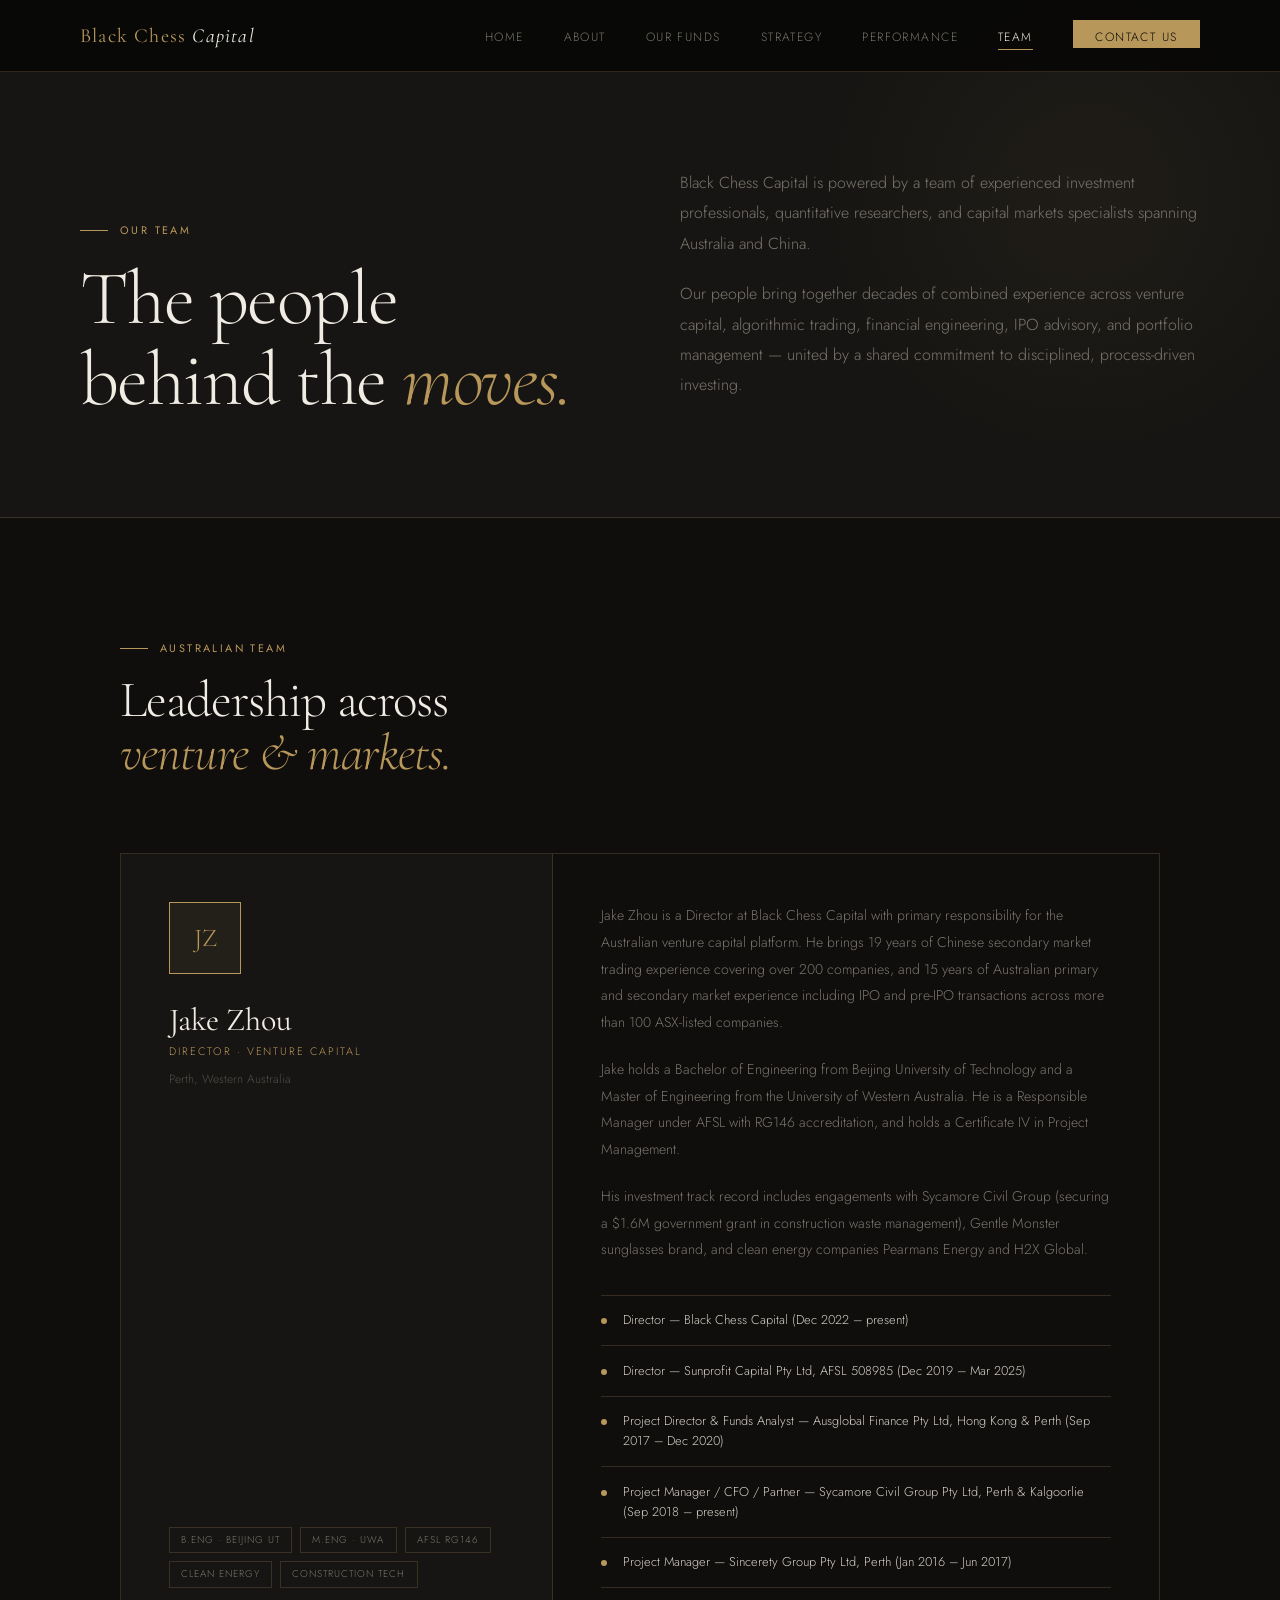
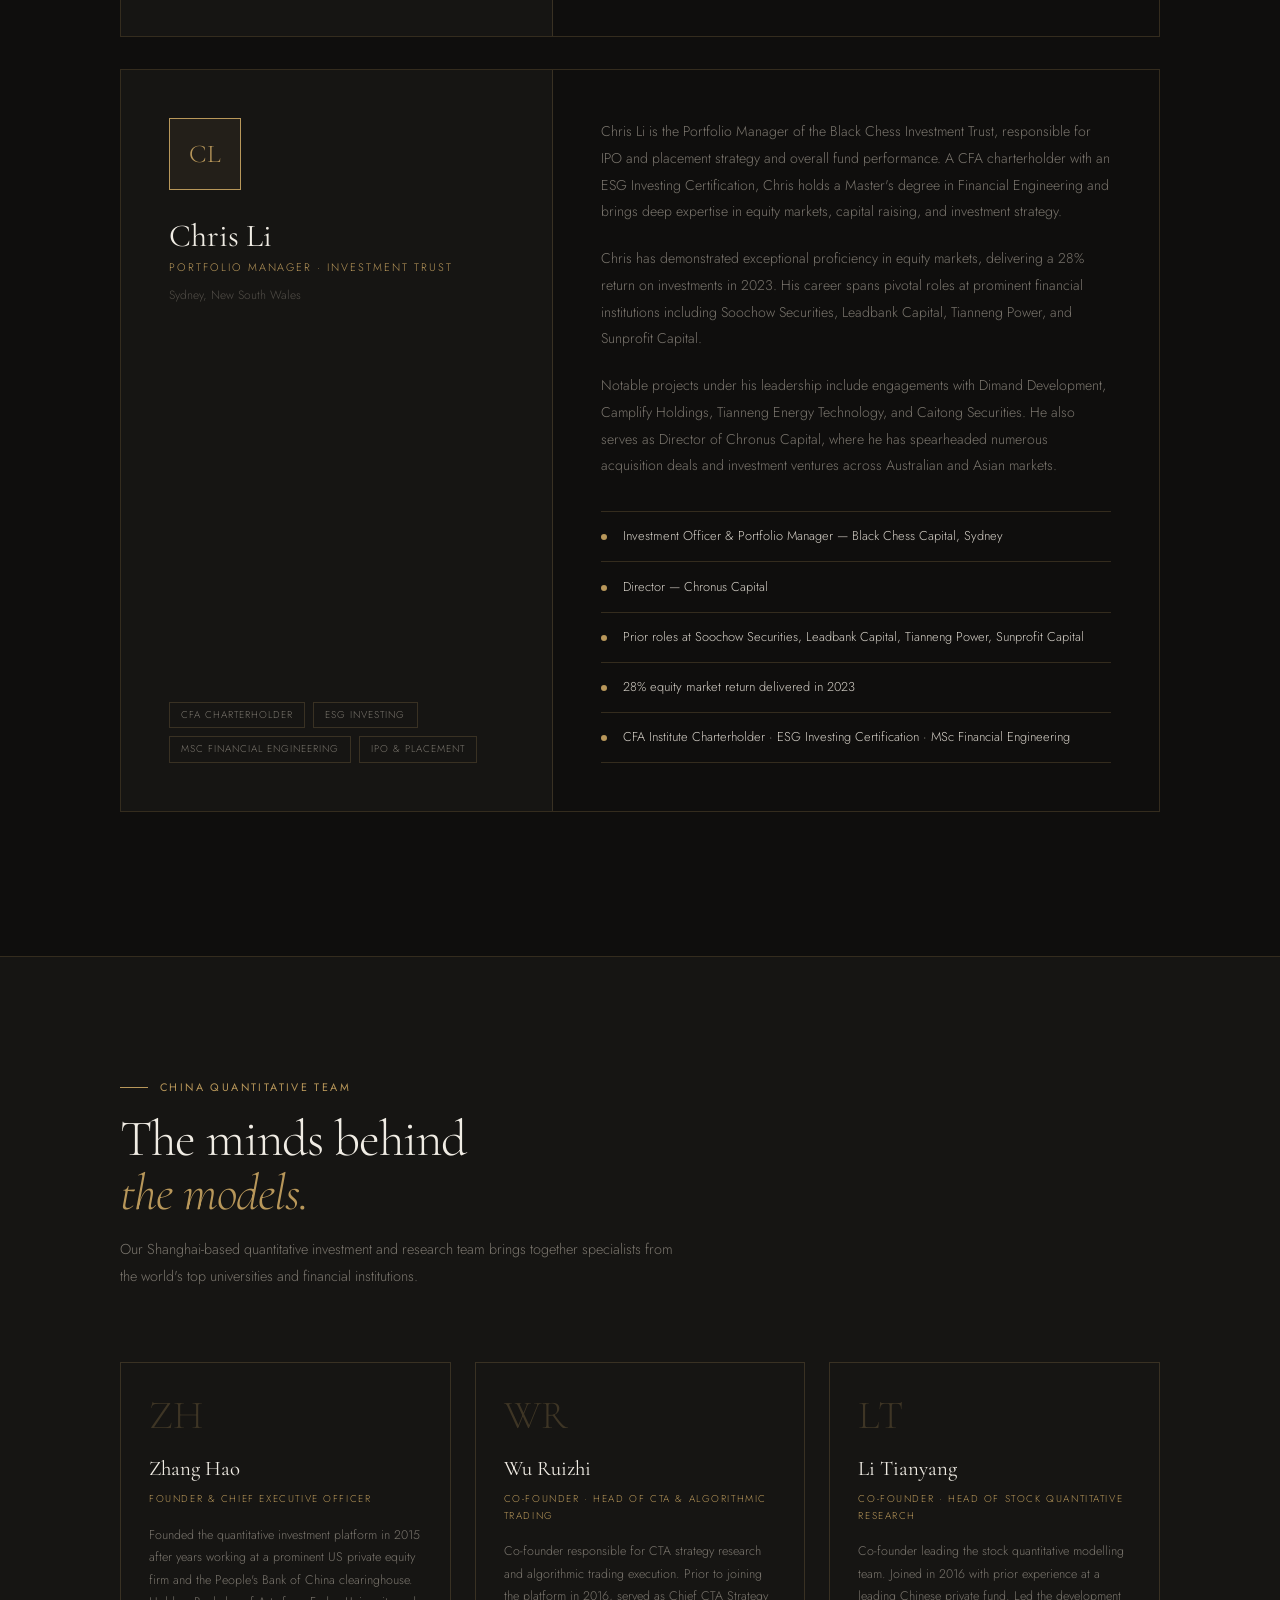
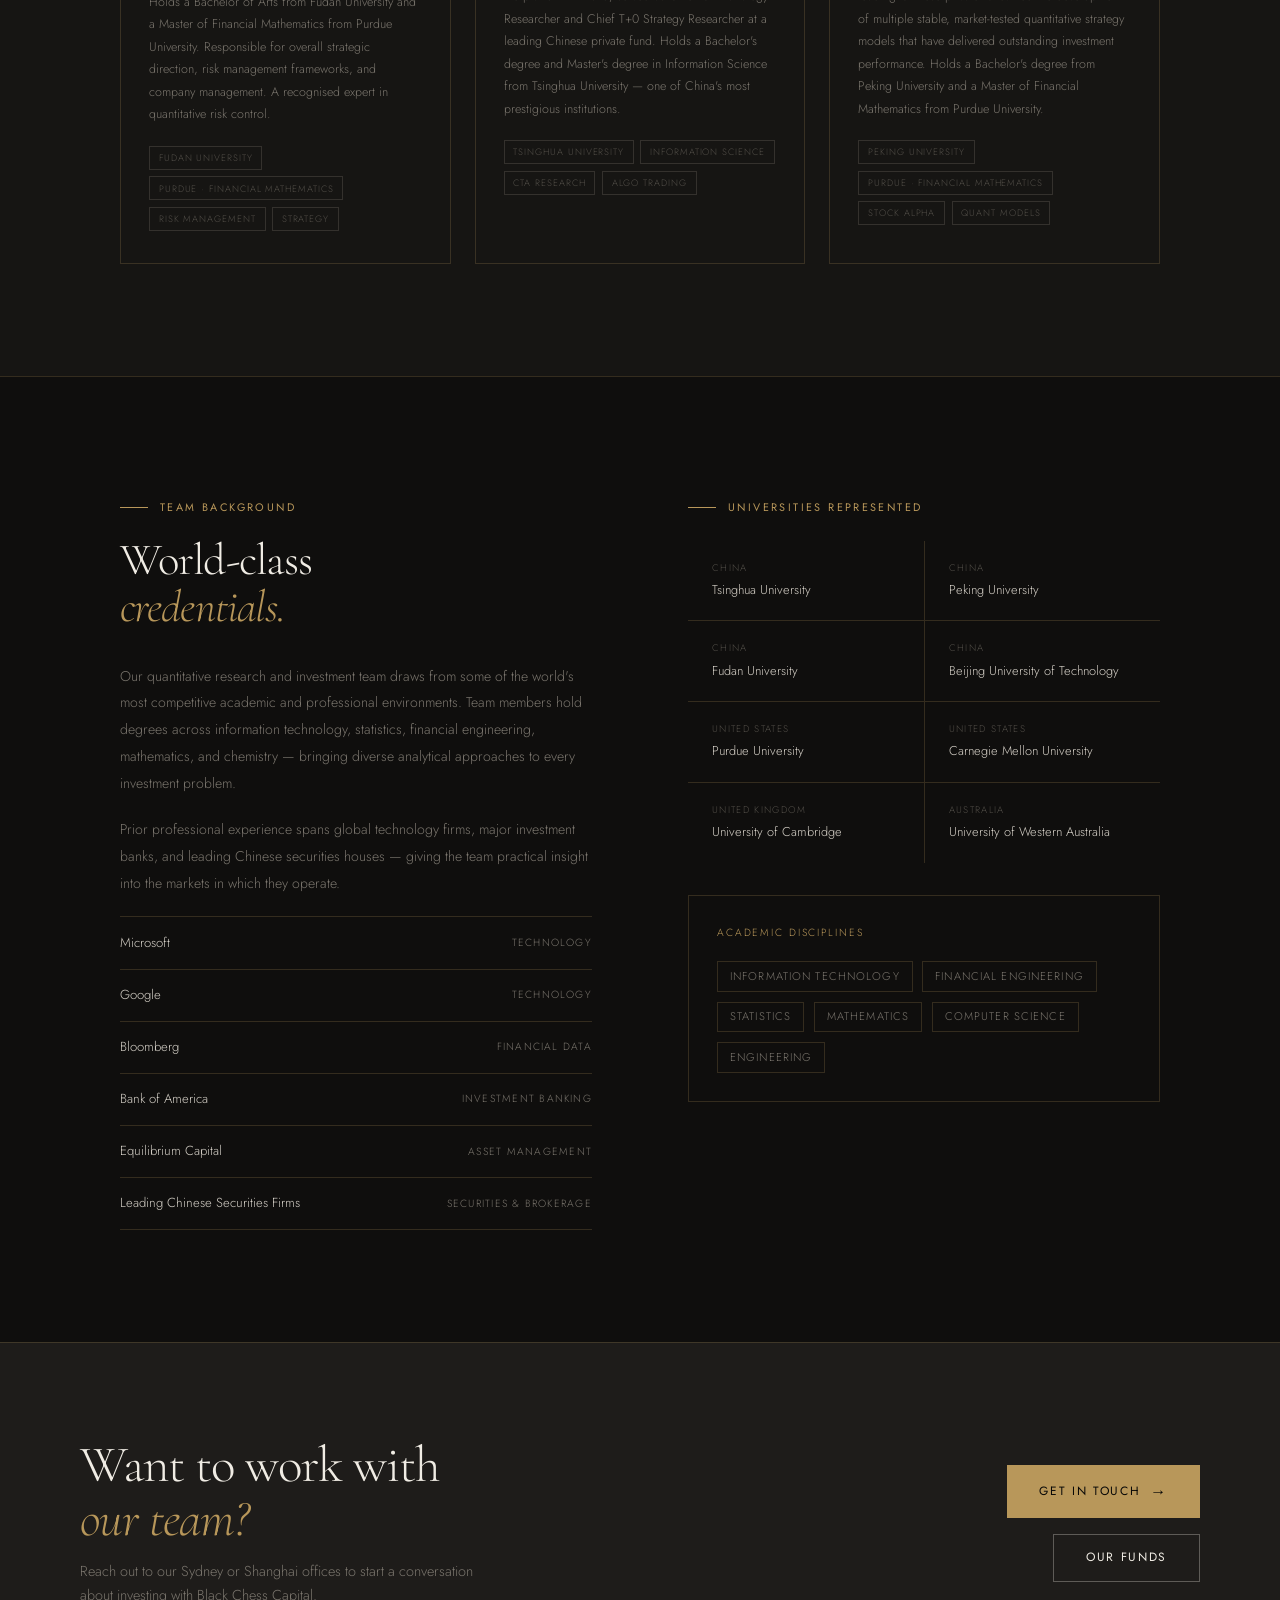
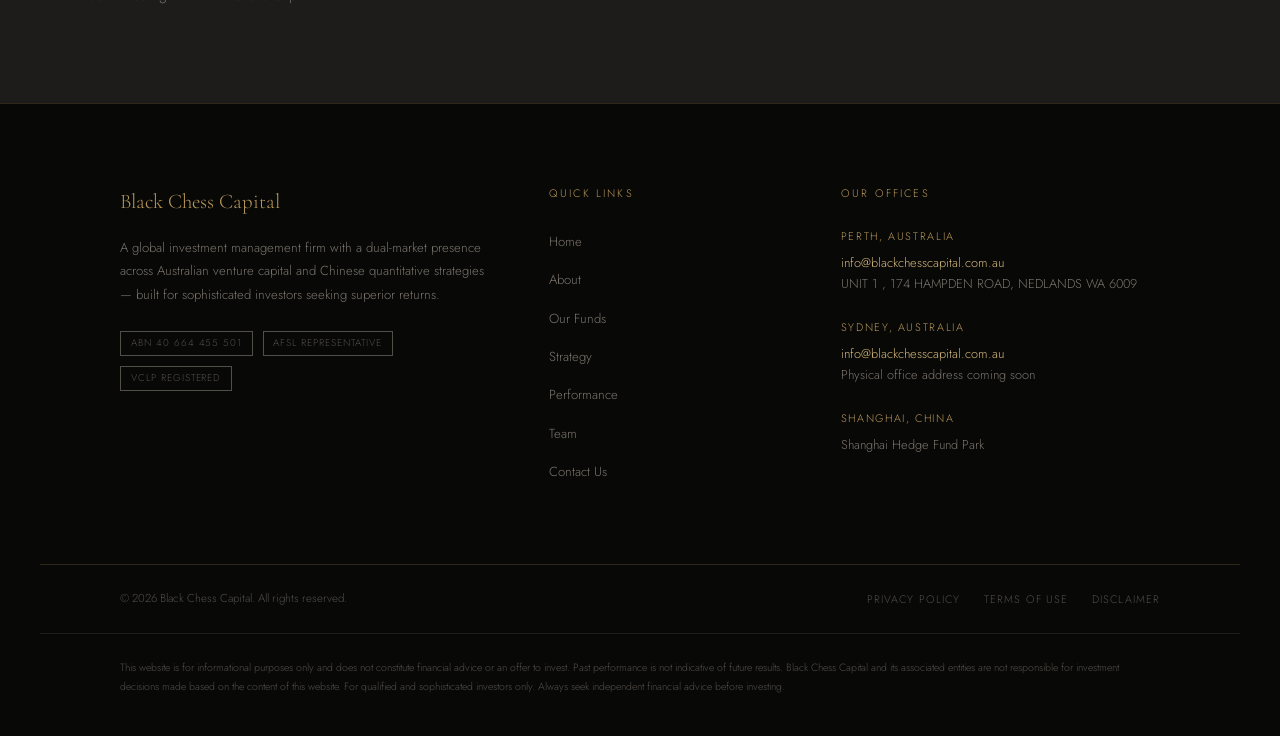
<file: static/team.html>
<!DOCTYPE html>
<html lang="en">
<head>
  <meta charset="UTF-8">
  <meta name="viewport" content="width=device-width, initial-scale=1.0">
  <title>Team — Black Chess Capital</title>
  <meta name="description" content="Meet the Black Chess Capital investment team — experienced professionals across venture capital, quantitative finance, and capital markets.">
  <link href="https://fonts.googleapis.com/css2?family=Cormorant+Garamond:ital,wght@0,300;0,400;0,500;1,300;1,400&family=Jost:wght@300;400;500&display=swap" rel="stylesheet">
  <style>
    :root {
      --black:#080807; --dark:#0f0e0d; --dark2:#161513; --dark3:#1e1c1a;
      --gold:#b8975a; --gold-light:#d4b87a; --gold-dim:rgba(184,151,90,0.12);
      --gold-border:rgba(184,151,90,0.22); --white:#f0ece4; --off-white:#d4cfc6;
      --muted:#7a756d; --muted2:#524e48; --nav-h:72px;
    }
    *,*::before,*::after{margin:0;padding:0;box-sizing:border-box}
    html{scroll-behavior:smooth}
    body{background:var(--dark);color:var(--white);font-family:'Jost',sans-serif;font-weight:300;line-height:1.7;overflow-x:hidden}
    ::-webkit-scrollbar{width:4px}::-webkit-scrollbar-track{background:var(--black)}::-webkit-scrollbar-thumb{background:var(--gold-border);border-radius:2px}
    ::selection{background:var(--gold);color:var(--black)}
    a{color:inherit;text-decoration:none} p{color:var(--off-white)}
    .section{padding:7rem 0;position:relative}
    .container{max-width:1200px;margin:0 auto;padding:0 5rem}
    .divider{height:0.5px;background:var(--gold-border)}
    .display{font-family:'Cormorant Garamond',serif;font-weight:300;line-height:1.05;letter-spacing:-0.02em}
    .display em{font-style:italic;color:var(--gold)}
    .eyebrow{display:inline-flex;align-items:center;gap:12px;font-size:0.68rem;letter-spacing:0.22em;text-transform:uppercase;color:var(--gold);font-family:'Jost',sans-serif;font-weight:400}
    .eyebrow::before{content:'';display:block;width:28px;height:0.5px;background:var(--gold);flex-shrink:0}
    .btn{display:inline-flex;align-items:center;gap:10px;padding:0.8rem 2rem;font-family:'Jost',sans-serif;font-size:0.75rem;font-weight:400;letter-spacing:0.14em;text-transform:uppercase;cursor:pointer;transition:all 0.28s ease;border:none}
    .btn-gold{background:var(--gold);color:var(--black)}.btn-gold:hover{background:var(--gold-light);transform:translateY(-1px)}
    .btn-outline{background:transparent;color:var(--white);border:0.5px solid rgba(240,236,228,0.3)}.btn-outline:hover{border-color:var(--gold);color:var(--gold);transform:translateY(-1px)}
    .btn-arrow::after{content:'→';font-size:1rem;transition:transform 0.2s}.btn-arrow:hover::after{transform:translateX(4px)}
    .reveal{opacity:0;transform:translateY(28px);transition:opacity 0.75s ease,transform 0.75s ease}
    .reveal.visible{opacity:1;transform:translateY(0)}
    .reveal-delay-1{transition-delay:0.1s}.reveal-delay-2{transition-delay:0.2s}
    .reveal-delay-3{transition-delay:0.3s}.reveal-delay-4{transition-delay:0.4s}

    /* NAV */
    #site-nav{position:fixed;top:0;left:0;right:0;height:var(--nav-h);z-index:1000;display:flex;align-items:center;justify-content:space-between;padding:0 5rem;background:rgba(8,8,7,0.92);backdrop-filter:blur(16px);border-bottom:0.5px solid var(--gold-border);transition:background 0.3s}
    .nav-logo{font-family:'Cormorant Garamond',serif;font-size:1.25rem;font-weight:400;color:var(--gold);letter-spacing:0.06em}
    .nav-logo span{color:var(--white);font-style:italic}
    .nav-links{display:flex;align-items:center;gap:2.5rem;list-style:none}
    .nav-links a{font-size:0.75rem;letter-spacing:0.12em;text-transform:uppercase;color:var(--muted);transition:color 0.25s;position:relative;padding-bottom:2px}
    .nav-links a::after{content:'';position:absolute;bottom:-2px;left:0;right:0;height:0.5px;background:var(--gold);transform:scaleX(0);transition:transform 0.25s}
    .nav-links a:hover,.nav-links a.active{color:var(--white)}.nav-links a:hover::after,.nav-links a.active::after{transform:scaleX(1)}
    .nav-cta{background:var(--gold)!important;color:var(--black)!important;padding:0.5rem 1.4rem}.nav-cta:hover{background:var(--gold-light)!important}.nav-cta::after{display:none!important}
    .hamburger{display:none;flex-direction:column;gap:5px;cursor:pointer;background:none;border:none;padding:4px}
    .hamburger span{display:block;width:22px;height:0.5px;background:var(--white)}

    /* PAGE HERO */
    .page-hero{padding:calc(var(--nav-h) + 6rem) 5rem 6rem;background:var(--dark2);border-bottom:0.5px solid var(--gold-border);position:relative;overflow:hidden}
    .page-hero::before{content:'';position:absolute;top:-80px;right:-80px;width:550px;height:550px;border-radius:50%;background:radial-gradient(circle,rgba(184,151,90,0.06) 0%,transparent 70%);pointer-events:none}
    .page-hero-inner{max-width:1200px;margin:0 auto;display:grid;grid-template-columns:1fr 1fr;gap:5rem;align-items:end}
    .page-hero-title{font-size:clamp(3rem,6vw,5.5rem);margin:1.25rem 0 0}
    .page-hero-desc{font-size:1rem;color:var(--muted);line-height:1.9;margin-bottom:1.25rem}

    /* ── LEADERSHIP ── */
    #leadership{ background:var(--dark); }
    .section-header{ margin-bottom:4.5rem; }
    .section-header .eyebrow{ margin-bottom:1rem; }
    .section-title{ font-size:clamp(2.2rem,4vw,3.5rem); }

    /* Big featured profile card */
    .profile-featured{
      display:grid; grid-template-columns:1fr 1.4fr;
      gap:0; border:0.5px solid var(--gold-border);
      margin-bottom:2rem; overflow:hidden;
      transition:border-color 0.3s;
    }
    .profile-featured:hover{ border-color:rgba(184,151,90,0.5); }
    .profile-featured-left{
      padding:3rem;
      border-right:0.5px solid var(--gold-border);
      display:flex; flex-direction:column; justify-content:space-between;
      background:var(--dark2);
    }
    .profile-avatar{
      width:72px; height:72px;
      border:0.5px solid var(--gold);
      display:flex; align-items:center; justify-content:center;
      font-family:'Cormorant Garamond',serif;
      font-size:1.6rem; color:var(--gold);
      margin-bottom:1.75rem;
      background:rgba(184,151,90,0.08);
    }
    .profile-name{
      font-family:'Cormorant Garamond',serif;
      font-size:2rem; font-weight:400; line-height:1.1;
      margin-bottom:0.3rem;
    }
    .profile-role{
      font-size:0.68rem; letter-spacing:0.18em; text-transform:uppercase;
      color:var(--gold); margin-bottom:0.5rem;
    }
    .profile-location{
      font-size:0.75rem; color:var(--muted2);
    }
    .profile-tags{
      display:flex; flex-wrap:wrap; gap:0.5rem; margin-top:2rem;
    }
    .profile-tag{
      font-size:0.62rem; letter-spacing:0.1em; text-transform:uppercase;
      color:var(--muted); border:0.5px solid var(--gold-border);
      padding:0.25rem 0.7rem;
    }
    .profile-featured-right{
      padding:3rem;
    }
    .profile-bio{
      font-size:0.88rem; color:var(--muted); line-height:1.9;
      margin-bottom:1.25rem;
    }
    .profile-credentials{
      display:flex; flex-direction:column; gap:0; margin-top:2rem;
    }
    .credential-item{
      display:grid; grid-template-columns:auto 1fr;
      gap:1rem; padding:0.9rem 0;
      border-bottom:0.5px solid var(--gold-border);
      align-items:start;
    }
    .credential-item:first-child{ border-top:0.5px solid var(--gold-border); }
    .credential-dot{
      width:6px; height:6px; border-radius:50%;
      background:var(--gold); margin-top:0.5rem; flex-shrink:0;
    }
    .credential-text{ font-size:0.8rem; color:var(--off-white); line-height:1.6; }

    /* 2-column grid for other team members */
    .profiles-grid{
      display:grid; grid-template-columns:1fr 1fr;
      gap:1.5rem;
    }
    .profile-card{
      border:0.5px solid var(--gold-border);
      overflow:hidden; transition:border-color 0.3s;
      position:relative;
    }
    .profile-card:hover{ border-color:rgba(184,151,90,0.5); }
    .profile-card::before{
      content:''; position:absolute; top:0; left:0; right:0;
      height:1.5px; background:var(--gold);
      transform:scaleX(0); transform-origin:left;
      transition:transform 0.35s ease;
    }
    .profile-card:hover::before{ transform:scaleX(1); }
    .profile-card-top{
      padding:2rem 2rem 1.5rem;
      background:var(--dark2);
      border-bottom:0.5px solid var(--gold-border);
      display:flex; gap:1.5rem; align-items:flex-start;
    }
    .profile-card-avatar{
      width:52px; height:52px; flex-shrink:0;
      border:0.5px solid var(--gold);
      display:flex; align-items:center; justify-content:center;
      font-family:'Cormorant Garamond',serif;
      font-size:1.2rem; color:var(--gold);
      background:rgba(184,151,90,0.08);
    }
    .profile-card-name{
      font-family:'Cormorant Garamond',serif;
      font-size:1.5rem; font-weight:400; margin-bottom:0.25rem;
    }
    .profile-card-role{
      font-size:0.65rem; letter-spacing:0.16em; text-transform:uppercase;
      color:var(--gold); margin-bottom:0.2rem;
    }
    .profile-card-location{ font-size:0.72rem; color:var(--muted2); }
    .profile-card-body{ padding:1.75rem 2rem 2rem; }
    .profile-card-bio{ font-size:0.82rem; color:var(--muted); line-height:1.85; margin-bottom:1.25rem; }
    .profile-card-tags{ display:flex; flex-wrap:wrap; gap:0.5rem; }
    .profile-card-tag{
      font-size:0.6rem; letter-spacing:0.1em; text-transform:uppercase;
      color:var(--muted2); border:0.5px solid rgba(82,78,72,0.5);
      padding:0.2rem 0.6rem;
    }

    /* ── QUANT TEAM ── */
    #quant-team{ background:var(--dark2); }
    .quant-team-grid{
      display:grid; grid-template-columns:repeat(3,1fr);
      gap:1.5rem; margin-top:0;
    }
    .quant-card{
      border:0.5px solid var(--gold-border);
      padding:2rem 1.75rem;
      transition:border-color 0.3s, background 0.3s;
    }
    .quant-card:hover{ border-color:rgba(184,151,90,0.5); background:var(--gold-dim); }
    .quant-card-initial{
      font-family:'Cormorant Garamond',serif;
      font-size:2.5rem; font-weight:300; color:rgba(184,151,90,0.25);
      line-height:1; margin-bottom:1rem;
    }
    .quant-card-name{
      font-family:'Cormorant Garamond',serif;
      font-size:1.3rem; font-weight:400; margin-bottom:0.3rem;
    }
    .quant-card-role{
      font-size:0.62rem; letter-spacing:0.16em; text-transform:uppercase;
      color:var(--gold); margin-bottom:1rem;
    }
    .quant-card-bio{ font-size:0.78rem; color:var(--muted); line-height:1.8; }
    .quant-card-tags{ display:flex; flex-wrap:wrap; gap:0.4rem; margin-top:1.25rem; }
    .quant-card-tag{
      font-size:0.58rem; letter-spacing:0.1em; text-transform:uppercase;
      color:var(--muted2); border:0.5px solid rgba(82,78,72,0.5);
      padding:0.2rem 0.55rem;
    }

    /* ── ACADEMIC BACKGROUND ── */
    #academic{ background:var(--dark); }
    .academic-layout{
      display:grid; grid-template-columns:1fr 1fr;
      gap:6rem; align-items:start;
    }
    .academic-title{ font-size:clamp(2rem,3.5vw,3rem); margin:1.25rem 0 2rem; }
    .academic-body{ font-size:0.88rem; color:var(--muted); line-height:1.9; margin-bottom:1.25rem; }
    .uni-grid{
      display:grid; grid-template-columns:1fr 1fr;
      gap:1px; background:var(--gold-border);
    }
    .uni-item{
      background:var(--dark); padding:1.25rem 1.5rem;
      font-size:0.8rem; color:var(--off-white); line-height:1.6;
      transition:background 0.3s;
    }
    .uni-item:hover{ background:var(--gold-dim); }
    .uni-item-type{
      font-size:0.6rem; letter-spacing:0.14em; text-transform:uppercase;
      color:var(--muted2); margin-bottom:0.25rem;
    }
    .corp-list{
      display:flex; flex-direction:column; gap:0;
      margin-top:2rem;
    }
    .corp-item{
      display:flex; justify-content:space-between; align-items:center;
      padding:0.9rem 0; border-bottom:0.5px solid var(--gold-border);
      font-size:0.82rem;
    }
    .corp-item:first-child{ border-top:0.5px solid var(--gold-border); }
    .corp-name{ color:var(--off-white); }
    .corp-type{
      font-size:0.65rem; letter-spacing:0.12em; text-transform:uppercase;
      color:var(--muted);
    }

    /* CTA BANNER */
    #cta-banner{ background:var(--dark3); border-top:0.5px solid var(--gold-border); padding:6rem 5rem; }
    .cta-banner-inner{ max-width:1200px; margin:0 auto; display:grid; grid-template-columns:1fr auto; gap:3rem 5rem; align-items:center; }
    .cta-banner-inner p{ font-size:0.9rem; color:var(--muted); max-width:420px; margin-top:0.75rem; }
    .cta-banner-btns{ display:flex; flex-direction:column; gap:1rem; align-items:flex-end; }

    /* FOOTER */
    #site-footer{background:var(--black);border-top:0.5px solid var(--gold-border)}
    .footer-main{display:grid;grid-template-columns:1.6fr 1fr 1.4fr;gap:4rem;padding:5rem;max-width:1200px;margin:0 auto}
    .footer-brand-name{font-family:'Cormorant Garamond',serif;font-size:1.3rem;color:var(--gold);margin-bottom:1rem}
    .footer-brand-desc{font-size:0.82rem;color:var(--muted);line-height:1.8;margin-bottom:1.5rem}
    .footer-tags{display:flex;gap:0.6rem;flex-wrap:wrap}
    .footer-tags span{font-size:0.62rem;letter-spacing:0.1em;text-transform:uppercase;color:var(--muted2);border:0.5px solid var(--muted2);padding:0.2rem 0.6rem}
    .footer-col-title{font-size:0.68rem;letter-spacing:0.2em;text-transform:uppercase;color:var(--gold);margin-bottom:1.5rem}
    .footer-links{list-style:none;display:flex;flex-direction:column;gap:0.7rem}
    .footer-links a{font-size:0.82rem;color:var(--muted);transition:color 0.2s}.footer-links a:hover{color:var(--gold)}
    .footer-office{margin-bottom:1.5rem}
    .footer-office-city{font-size:0.68rem;letter-spacing:0.15em;text-transform:uppercase;color:var(--gold);margin-bottom:0.4rem}
    .footer-office p{font-size:0.8rem;color:var(--muted);line-height:1.65}
    .footer-office a{color:var(--gold-light);transition:color 0.2s}.footer-office a:hover{color:var(--gold)}
    .footer-bottom{border-top:0.5px solid var(--gold-border);padding:1.5rem 5rem;max-width:1200px;margin:0 auto;display:flex;justify-content:space-between;align-items:center;gap:1rem;flex-wrap:wrap}
    .footer-copy{font-size:0.72rem;color:var(--muted2)}
    .footer-legal{display:flex;gap:1.5rem}
    .footer-legal a{font-size:0.68rem;letter-spacing:0.1em;text-transform:uppercase;color:var(--muted2);transition:color 0.2s}.footer-legal a:hover{color:var(--muted)}
    .footer-disclaimer{border-top:0.5px solid rgba(80,76,72,0.3);padding:1.5rem 5rem 2.5rem;max-width:1200px;margin:0 auto}
    .footer-disclaimer p{font-size:0.66rem;color:var(--muted2);line-height:1.8}

    /* RESPONSIVE */
    @media(max-width:1100px){
      .page-hero-inner,.profile-featured,.academic-layout{grid-template-columns:1fr;gap:3rem}
      .profile-featured-left{border-right:none;border-bottom:0.5px solid var(--gold-border)}
      .profiles-grid,.quant-team-grid{grid-template-columns:1fr}
      .cta-banner-inner{grid-template-columns:1fr}
      .cta-banner-btns{flex-direction:row;align-items:flex-start}
      .footer-main{grid-template-columns:1fr;gap:2.5rem;padding:3rem 1.5rem}
      .footer-bottom,.footer-disclaimer{padding-left:1.5rem;padding-right:1.5rem}
    }
    @media(max-width:768px){
      #site-nav{padding:0 1.5rem}
      .nav-links{display:none;position:fixed;top:var(--nav-h);left:0;right:0;flex-direction:column;background:var(--black);padding:2rem 1.5rem;gap:1.5rem;border-bottom:0.5px solid var(--gold-border)}
      .nav-links.open{display:flex}
      .hamburger{display:flex}
      .page-hero{padding:calc(var(--nav-h) + 4rem) 1.5rem 4rem}
      .container{padding:0 1.5rem}
      .section{padding:4rem 0}
      .uni-grid{grid-template-columns:1fr}
      #cta-banner{padding:4rem 1.5rem}
    }
  </style>
</head>
<body>

<!-- NAV -->
<nav id="site-nav">
  <a class="nav-logo" href="index.html">Black Chess <span>Capital</span></a>
  <ul class="nav-links" id="nav-links">
    <li><a href="index.html">Home</a></li>
    <li><a href="about.html">About</a></li>
    <li><a href="funds.html">Our Funds</a></li>
    <li><a href="strategy.html">Strategy</a></li>
    <li><a href="performance.html">Performance</a></li>
    <li><a href="team.html" class="active">Team</a></li>
    <li><a href="contact.html" class="nav-cta">Contact Us</a></li>
  </ul>
  <button class="hamburger" id="hamburger" aria-label="Toggle menu">
    <span></span><span></span><span></span>
  </button>
</nav>

<!-- PAGE HERO -->
<div class="page-hero">
  <div class="page-hero-inner">
    <div>
      <div class="eyebrow reveal">Our Team</div>
      <h1 class="display page-hero-title reveal reveal-delay-1">
        The people<br>behind the <em>moves.</em>
      </h1>
    </div>
    <div class="reveal reveal-delay-2">
      <p class="page-hero-desc">
        Black Chess Capital is powered by a team of experienced investment 
        professionals, quantitative researchers, and capital markets 
        specialists spanning Australia and China.
      </p>
      <p class="page-hero-desc">
        Our people bring together decades of combined experience across 
        venture capital, algorithmic trading, financial engineering, 
        IPO advisory, and portfolio management — united by a shared 
        commitment to disciplined, process-driven investing.
      </p>
    </div>
  </div>
</div>

<!-- ═══ AUSTRALIAN LEADERSHIP ═══ -->
<section class="section" id="leadership">
  <div class="container">
    <div class="section-header reveal">
      <div class="eyebrow">Australian Team</div>
      <h2 class="display section-title">
        Leadership across<br><em>venture &amp; markets.</em>
      </h2>
    </div>

    <!-- Jake Zhou — featured -->
    <div class="profile-featured reveal">
      <div class="profile-featured-left">
        <div>
          <div class="profile-avatar">JZ</div>
          <div class="profile-name">Jake Zhou</div>
          <div class="profile-role">Director · Venture Capital</div>
          <div class="profile-location">Perth, Western Australia</div>
        </div>
        <div class="profile-tags">
          <span class="profile-tag">B.Eng · Beijing UT</span>
          <span class="profile-tag">M.Eng · UWA</span>
          <span class="profile-tag">AFSL RG146</span>
          <span class="profile-tag">Clean Energy</span>
          <span class="profile-tag">Construction Tech</span>
        </div>
      </div>
      <div class="profile-featured-right">
        <p class="profile-bio">
          Jake Zhou is a Director at Black Chess Capital with primary 
          responsibility for the Australian venture capital platform. 
          He brings 19 years of Chinese secondary market trading experience 
          covering over 200 companies, and 15 years of Australian primary 
          and secondary market experience including IPO and pre-IPO 
          transactions across more than 100 ASX-listed companies.
        </p>
        <p class="profile-bio">
          Jake holds a Bachelor of Engineering from Beijing University of 
          Technology and a Master of Engineering from the University of 
          Western Australia. He is a Responsible Manager under AFSL with 
          RG146 accreditation, and holds a Certificate IV in Project Management.
        </p>
        <p class="profile-bio">
          His investment track record includes engagements with Sycamore 
          Civil Group (securing a $1.6M government grant in construction 
          waste management), Gentle Monster sunglasses brand, and clean 
          energy companies Pearmans Energy and H2X Global.
        </p>
        <div class="profile-credentials">
          <div class="credential-item">
            <div class="credential-dot"></div>
            <div class="credential-text">Director — Black Chess Capital (Dec 2022 – present)</div>
          </div>
          <div class="credential-item">
            <div class="credential-dot"></div>
            <div class="credential-text">Director — Sunprofit Capital Pty Ltd, AFSL 508985 (Dec 2019 – Mar 2025)</div>
          </div>
          <div class="credential-item">
            <div class="credential-dot"></div>
            <div class="credential-text">Project Director &amp; Funds Analyst — Ausglobal Finance Pty Ltd, Hong Kong &amp; Perth (Sep 2017 – Dec 2020)</div>
          </div>
          <div class="credential-item">
            <div class="credential-dot"></div>
            <div class="credential-text">Project Manager / CFO / Partner — Sycamore Civil Group Pty Ltd, Perth &amp; Kalgoorlie (Sep 2018 – present)</div>
          </div>
          <div class="credential-item">
            <div class="credential-dot"></div>
            <div class="credential-text">Project Manager — Sincerety Group Pty Ltd, Perth (Jan 2016 – Jun 2017)</div>
          </div>
        </div>
      </div>
    </div>

    <!-- Chris Li — featured -->
    <div class="profile-featured reveal">
      <div class="profile-featured-left">
        <div>
          <div class="profile-avatar">CL</div>
          <div class="profile-name">Chris Li</div>
          <div class="profile-role">Portfolio Manager · Investment Trust</div>
          <div class="profile-location">Sydney, New South Wales</div>
        </div>
        <div class="profile-tags">
          <span class="profile-tag">CFA Charterholder</span>
          <span class="profile-tag">ESG Investing</span>
          <span class="profile-tag">MSc Financial Engineering</span>
          <span class="profile-tag">IPO &amp; Placement</span>
        </div>
      </div>
      <div class="profile-featured-right">
        <p class="profile-bio">
          Chris Li is the Portfolio Manager of the Black Chess Investment 
          Trust, responsible for IPO and placement strategy and overall 
          fund performance. A CFA charterholder with an ESG Investing 
          Certification, Chris holds a Master's degree in Financial 
          Engineering and brings deep expertise in equity markets, 
          capital raising, and investment strategy.
        </p>
        <p class="profile-bio">
          Chris has demonstrated exceptional proficiency in equity markets, 
          delivering a 28% return on investments in 2023. His career spans 
          pivotal roles at prominent financial institutions including 
          Soochow Securities, Leadbank Capital, Tianneng Power, and 
          Sunprofit Capital.
        </p>
        <p class="profile-bio">
          Notable projects under his leadership include engagements with 
          Dimand Development, Camplify Holdings, Tianneng Energy Technology, 
          and Caitong Securities. He also serves as Director of Chronus 
          Capital, where he has spearheaded numerous acquisition deals 
          and investment ventures across Australian and Asian markets.
        </p>
        <div class="profile-credentials">
          <div class="credential-item">
            <div class="credential-dot"></div>
            <div class="credential-text">Investment Officer &amp; Portfolio Manager — Black Chess Capital, Sydney</div>
          </div>
          <div class="credential-item">
            <div class="credential-dot"></div>
            <div class="credential-text">Director — Chronus Capital</div>
          </div>
          <div class="credential-item">
            <div class="credential-dot"></div>
            <div class="credential-text">Prior roles at Soochow Securities, Leadbank Capital, Tianneng Power, Sunprofit Capital</div>
          </div>
          <div class="credential-item">
            <div class="credential-dot"></div>
            <div class="credential-text">28% equity market return delivered in 2023</div>
          </div>
          <div class="credential-item">
            <div class="credential-dot"></div>
            <div class="credential-text">CFA Institute Charterholder · ESG Investing Certification · MSc Financial Engineering</div>
          </div>
        </div>
      </div>
    </div>
  </div>
</section>

<div class="divider"></div>

<!-- ═══ CHINESE QUANTITATIVE TEAM ═══ -->
<section class="section" id="quant-team">
  <div class="container">
    <div class="section-header reveal">
      <div class="eyebrow">China Quantitative Team</div>
      <h2 class="display section-title">
        The minds behind<br><em>the models.</em>
      </h2>
      <p style="font-size:0.9rem;color:var(--muted);max-width:560px;margin-top:1rem;line-height:1.85;">
        Our Shanghai-based quantitative investment and research team brings 
        together specialists from the world's top universities and 
        financial institutions.
      </p>
    </div>

    <div class="quant-team-grid">
      <div class="quant-card reveal reveal-delay-1">
        <div class="quant-card-initial">ZH</div>
        <div class="quant-card-name">Zhang Hao</div>
        <div class="quant-card-role">Founder &amp; Chief Executive Officer</div>
        <p class="quant-card-bio">
          Founded the quantitative investment platform in 2015 after years 
          working at a prominent US private equity firm and the People's Bank 
          of China clearinghouse. Holds a Bachelor of Arts from Fudan 
          University and a Master of Financial Mathematics from Purdue 
          University. Responsible for overall strategic direction, 
          risk management frameworks, and company management. 
          A recognised expert in quantitative risk control.
        </p>
        <div class="quant-card-tags">
          <span class="quant-card-tag">Fudan University</span>
          <span class="quant-card-tag">Purdue · Financial Mathematics</span>
          <span class="quant-card-tag">Risk Management</span>
          <span class="quant-card-tag">Strategy</span>
        </div>
      </div>

      <div class="quant-card reveal reveal-delay-2">
        <div class="quant-card-initial">WR</div>
        <div class="quant-card-name">Wu Ruizhi</div>
        <div class="quant-card-role">Co-Founder · Head of CTA &amp; Algorithmic Trading</div>
        <p class="quant-card-bio">
          Co-founder responsible for CTA strategy research and algorithmic 
          trading execution. Prior to joining the platform in 2016, 
          served as Chief CTA Strategy Researcher and Chief T+0 Strategy 
          Researcher at a leading Chinese private fund. Holds a Bachelor's 
          degree and Master's degree in Information Science from Tsinghua 
          University — one of China's most prestigious institutions.
        </p>
        <div class="quant-card-tags">
          <span class="quant-card-tag">Tsinghua University</span>
          <span class="quant-card-tag">Information Science</span>
          <span class="quant-card-tag">CTA Research</span>
          <span class="quant-card-tag">Algo Trading</span>
        </div>
      </div>

      <div class="quant-card reveal reveal-delay-3">
        <div class="quant-card-initial">LT</div>
        <div class="quant-card-name">Li Tianyang</div>
        <div class="quant-card-role">Co-Founder · Head of Stock Quantitative Research</div>
        <p class="quant-card-bio">
          Co-founder leading the stock quantitative modelling team. 
          Joined in 2016 with prior experience at a leading Chinese 
          private fund. Led the development of multiple stable, 
          market-tested quantitative strategy models that have delivered 
          outstanding investment performance. Holds a Bachelor's degree 
          from Peking University and a Master of Financial Mathematics 
          from Purdue University.
        </p>
        <div class="quant-card-tags">
          <span class="quant-card-tag">Peking University</span>
          <span class="quant-card-tag">Purdue · Financial Mathematics</span>
          <span class="quant-card-tag">Stock Alpha</span>
          <span class="quant-card-tag">Quant Models</span>
        </div>
      </div>
    </div>
  </div>
</section>

<div class="divider"></div>

<!-- ═══ ACADEMIC & PROFESSIONAL BACKGROUND ═══ -->
<section class="section" id="academic">
  <div class="container">
    <div class="academic-layout">
      <div class="reveal">
        <div class="eyebrow">Team Background</div>
        <h2 class="display academic-title">
          World-class<br><em>credentials.</em>
        </h2>
        <p class="academic-body">
          Our quantitative research and investment team draws from some 
          of the world's most competitive academic and professional 
          environments. Team members hold degrees across information 
          technology, statistics, financial engineering, mathematics, 
          and chemistry — bringing diverse analytical approaches to 
          every investment problem.
        </p>
        <p class="academic-body">
          Prior professional experience spans global technology firms, 
          major investment banks, and leading Chinese securities houses — 
          giving the team practical insight into the markets in which 
          they operate.
        </p>

        <div class="corp-list" style="margin-top:1rem;">
          <div class="corp-item">
            <span class="corp-name">Microsoft</span>
            <span class="corp-type">Technology</span>
          </div>
          <div class="corp-item">
            <span class="corp-name">Google</span>
            <span class="corp-type">Technology</span>
          </div>
          <div class="corp-item">
            <span class="corp-name">Bloomberg</span>
            <span class="corp-type">Financial Data</span>
          </div>
          <div class="corp-item">
            <span class="corp-name">Bank of America</span>
            <span class="corp-type">Investment Banking</span>
          </div>
          <div class="corp-item">
            <span class="corp-name">Equilibrium Capital</span>
            <span class="corp-type">Asset Management</span>
          </div>
          <div class="corp-item">
            <span class="corp-name">Leading Chinese Securities Firms</span>
            <span class="corp-type">Securities &amp; Brokerage</span>
          </div>
        </div>
      </div>

      <div class="reveal reveal-delay-2">
        <div class="eyebrow" style="margin-bottom:1.5rem;">Universities Represented</div>
        <div class="uni-grid">
          <div class="uni-item">
            <div class="uni-item-type">China</div>
            Tsinghua University
          </div>
          <div class="uni-item">
            <div class="uni-item-type">China</div>
            Peking University
          </div>
          <div class="uni-item">
            <div class="uni-item-type">China</div>
            Fudan University
          </div>
          <div class="uni-item">
            <div class="uni-item-type">China</div>
            Beijing University of Technology
          </div>
          <div class="uni-item">
            <div class="uni-item-type">United States</div>
            Purdue University
          </div>
          <div class="uni-item">
            <div class="uni-item-type">United States</div>
            Carnegie Mellon University
          </div>
          <div class="uni-item">
            <div class="uni-item-type">United Kingdom</div>
            University of Cambridge
          </div>
          <div class="uni-item">
            <div class="uni-item-type">Australia</div>
            University of Western Australia
          </div>
        </div>

        <div style="margin-top:2rem; padding:1.75rem; border:0.5px solid var(--gold-border);">
          <div style="font-size:0.65rem;letter-spacing:0.18em;text-transform:uppercase;color:var(--gold);margin-bottom:1.25rem;">Academic Disciplines</div>
          <div style="display:flex;flex-wrap:wrap;gap:0.6rem;">
            <span style="font-size:0.7rem;letter-spacing:0.1em;text-transform:uppercase;color:var(--muted);border:0.5px solid var(--gold-border);padding:0.3rem 0.75rem;">Information Technology</span>
            <span style="font-size:0.7rem;letter-spacing:0.1em;text-transform:uppercase;color:var(--muted);border:0.5px solid var(--gold-border);padding:0.3rem 0.75rem;">Financial Engineering</span>
            <span style="font-size:0.7rem;letter-spacing:0.1em;text-transform:uppercase;color:var(--muted);border:0.5px solid var(--gold-border);padding:0.3rem 0.75rem;">Statistics</span>
            <span style="font-size:0.7rem;letter-spacing:0.1em;text-transform:uppercase;color:var(--muted);border:0.5px solid var(--gold-border);padding:0.3rem 0.75rem;">Mathematics</span>
            <span style="font-size:0.7rem;letter-spacing:0.1em;text-transform:uppercase;color:var(--muted);border:0.5px solid var(--gold-border);padding:0.3rem 0.75rem;">Computer Science</span>
            <span style="font-size:0.7rem;letter-spacing:0.1em;text-transform:uppercase;color:var(--muted);border:0.5px solid var(--gold-border);padding:0.3rem 0.75rem;">Engineering</span>
          </div>
        </div>
      </div>
    </div>
  </div>
</section>

<!-- CTA BANNER -->
<section id="cta-banner">
  <div class="cta-banner-inner reveal">
    <div>
      <h2 class="display" style="font-size:clamp(2rem,4vw,3.2rem);">
        Want to work with<br><em>our team?</em>
      </h2>
      <p>Reach out to our Sydney or Shanghai offices to start a conversation about investing with Black Chess Capital.</p>
    </div>
    <div class="cta-banner-btns">
      <a href="contact.html" class="btn btn-gold btn-arrow">Get In Touch</a>
      <a href="funds.html" class="btn btn-outline">Our Funds</a>
    </div>
  </div>
</section>

<!-- FOOTER -->
<footer id="site-footer">
  <div class="footer-main">
    <div>
      <div class="footer-brand-name">Black Chess Capital</div>
      <p class="footer-brand-desc">A global investment management firm with a dual-market presence across Australian venture capital and Chinese quantitative strategies — built for sophisticated investors seeking superior returns.</p>
      <div class="footer-tags">
        <span>ABN 40 664 455 501</span>
        <span>AFSL Representative</span>
        <span>VCLP Registered</span>
      </div>
    </div>
    <div>
      <div class="footer-col-title">Quick Links</div>
      <ul class="footer-links">
        <li><a href="index.html">Home</a></li>
        <li><a href="about.html">About</a></li>
        <li><a href="funds.html">Our Funds</a></li>
        <li><a href="strategy.html">Strategy</a></li>
        <li><a href="performance.html">Performance</a></li>
        <li><a href="team.html">Team</a></li>
        <li><a href="contact.html">Contact Us</a></li>
      </ul>
    </div>
    <div>
      <div class="footer-col-title">Our Offices</div>
      <div class="footer-office">
        <div class="footer-office-city">Perth, Australia</div>
        <p><a href="mailto:info@blackchesscapital.com.au">info@blackchesscapital.com.au</a> <br>
          UNIT 1 , 174 HAMPDEN ROAD, NEDLANDS WA 6009</p>
      </div>
      <div class="footer-office">
        <div class="footer-office-city">Sydney, Australia <span style="font-size:0.6rem;color:var(--muted2);letter-spacing:0.1em;"></span></div>
        <p><a href="mailto:info@blackchesscapital.com.au">info@blackchesscapital.com.au</a> <br>
          Physical office address coming soon</p>
      </div>
      <div class="footer-office">
        <div class="footer-office-city">Shanghai, China</div>
        <p>Shanghai Hedge Fund Park</p>
      </div>
    </div>
  </div>
  <div class="footer-bottom">
    <p class="footer-copy">© 2026 Black Chess Capital. All rights reserved.</p>
    <div class="footer-legal">
      <a href="#">Privacy Policy</a>
      <a href="#">Terms of Use</a>
      <a href="#">Disclaimer</a>
    </div>
  </div>
  <div class="footer-disclaimer">
    <p>This website is for informational purposes only and does not constitute financial advice or an offer to invest. Past performance is not indicative of future results. Black Chess Capital and its associated entities are not responsible for investment decisions made based on the content of this website. For qualified and sophisticated investors only. Always seek independent financial advice before investing.</p>
  </div>
</footer>

<script>
  document.getElementById('hamburger').addEventListener('click', () => {
    document.getElementById('nav-links').classList.toggle('open');
  });
  window.addEventListener('scroll', () => {
    document.getElementById('site-nav').style.background =
      window.scrollY > 60 ? 'rgba(8,8,7,0.98)' : 'rgba(8,8,7,0.92)';
  });
  const obs = new IntersectionObserver(entries => {
    entries.forEach(e => {
      if (e.isIntersecting) { e.target.classList.add('visible'); obs.unobserve(e.target); }
    });
  }, { threshold: 0.08 });
  document.querySelectorAll('.reveal').forEach(el => obs.observe(el));
  document.querySelectorAll('.page-hero .reveal').forEach((el, i) => {
    setTimeout(() => el.classList.add('visible'), 150 + i * 150);
  });
</script>
</body>
</html>
</file>
